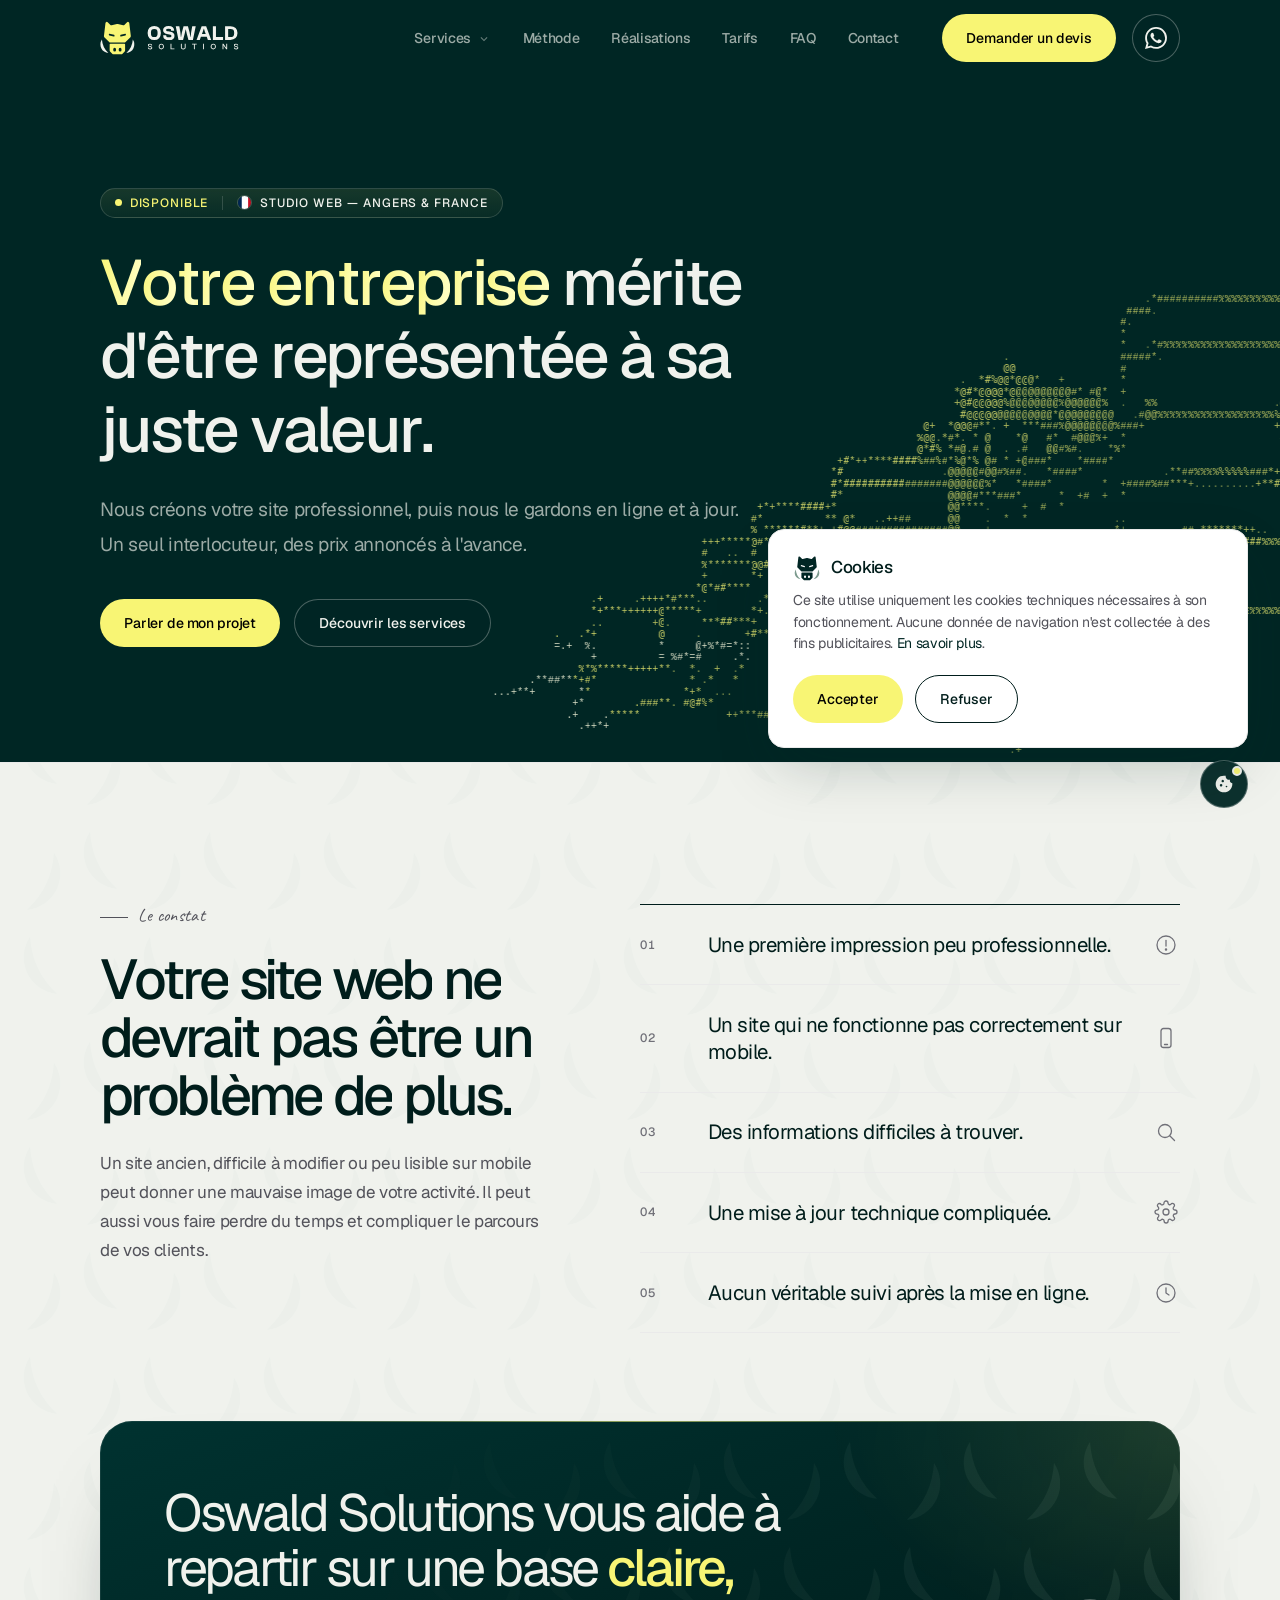
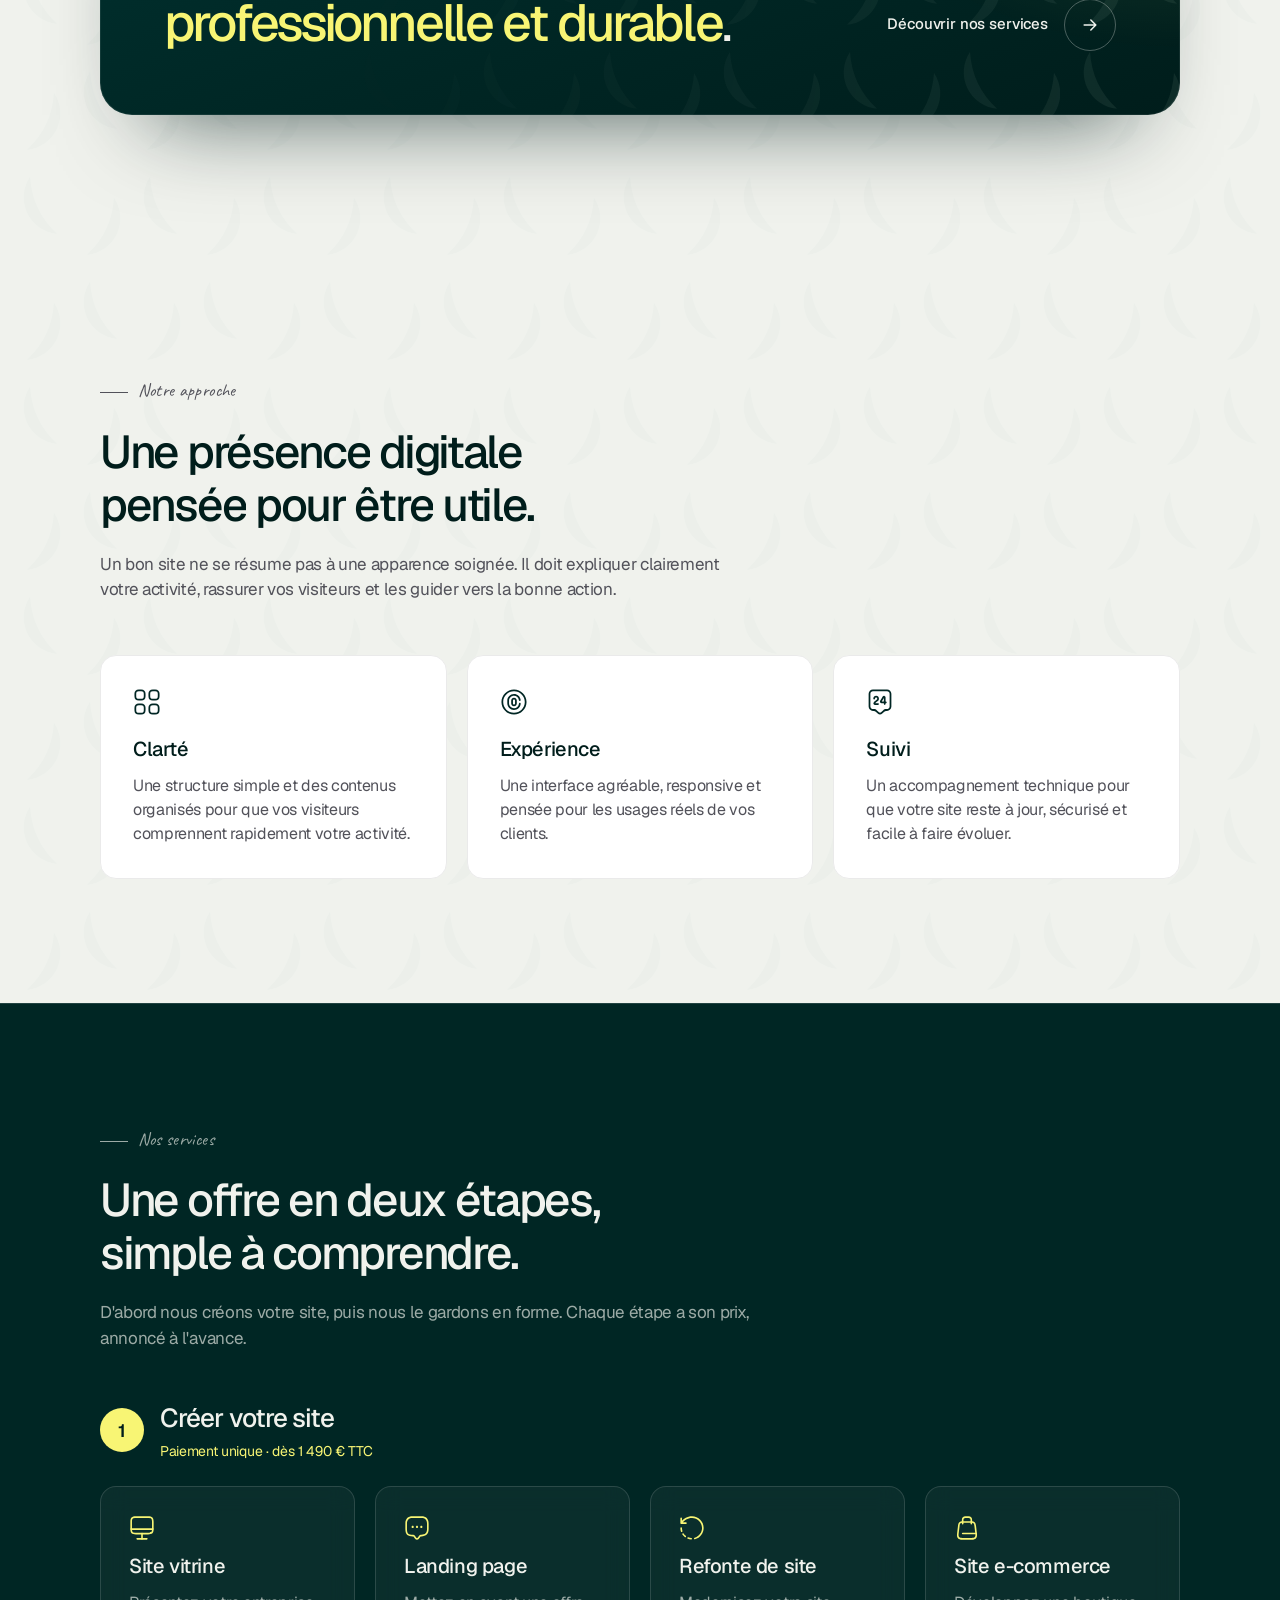
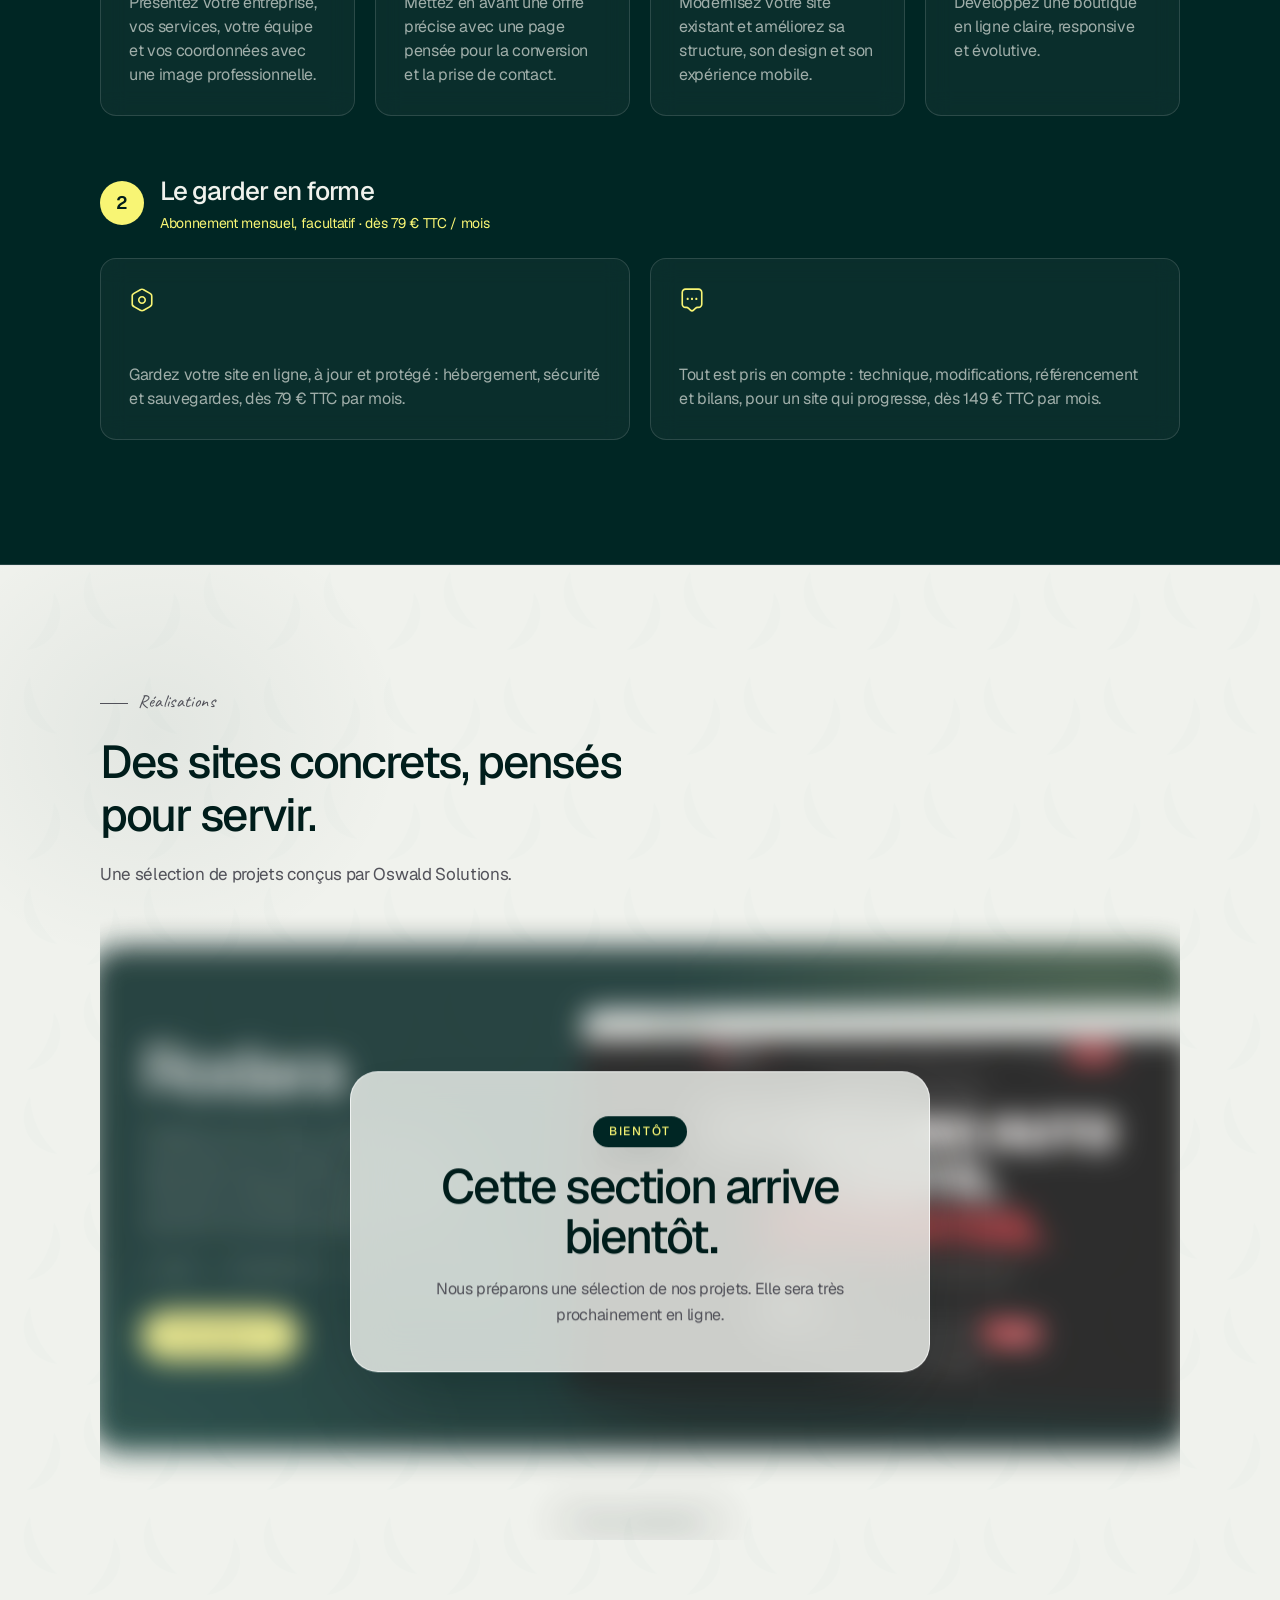
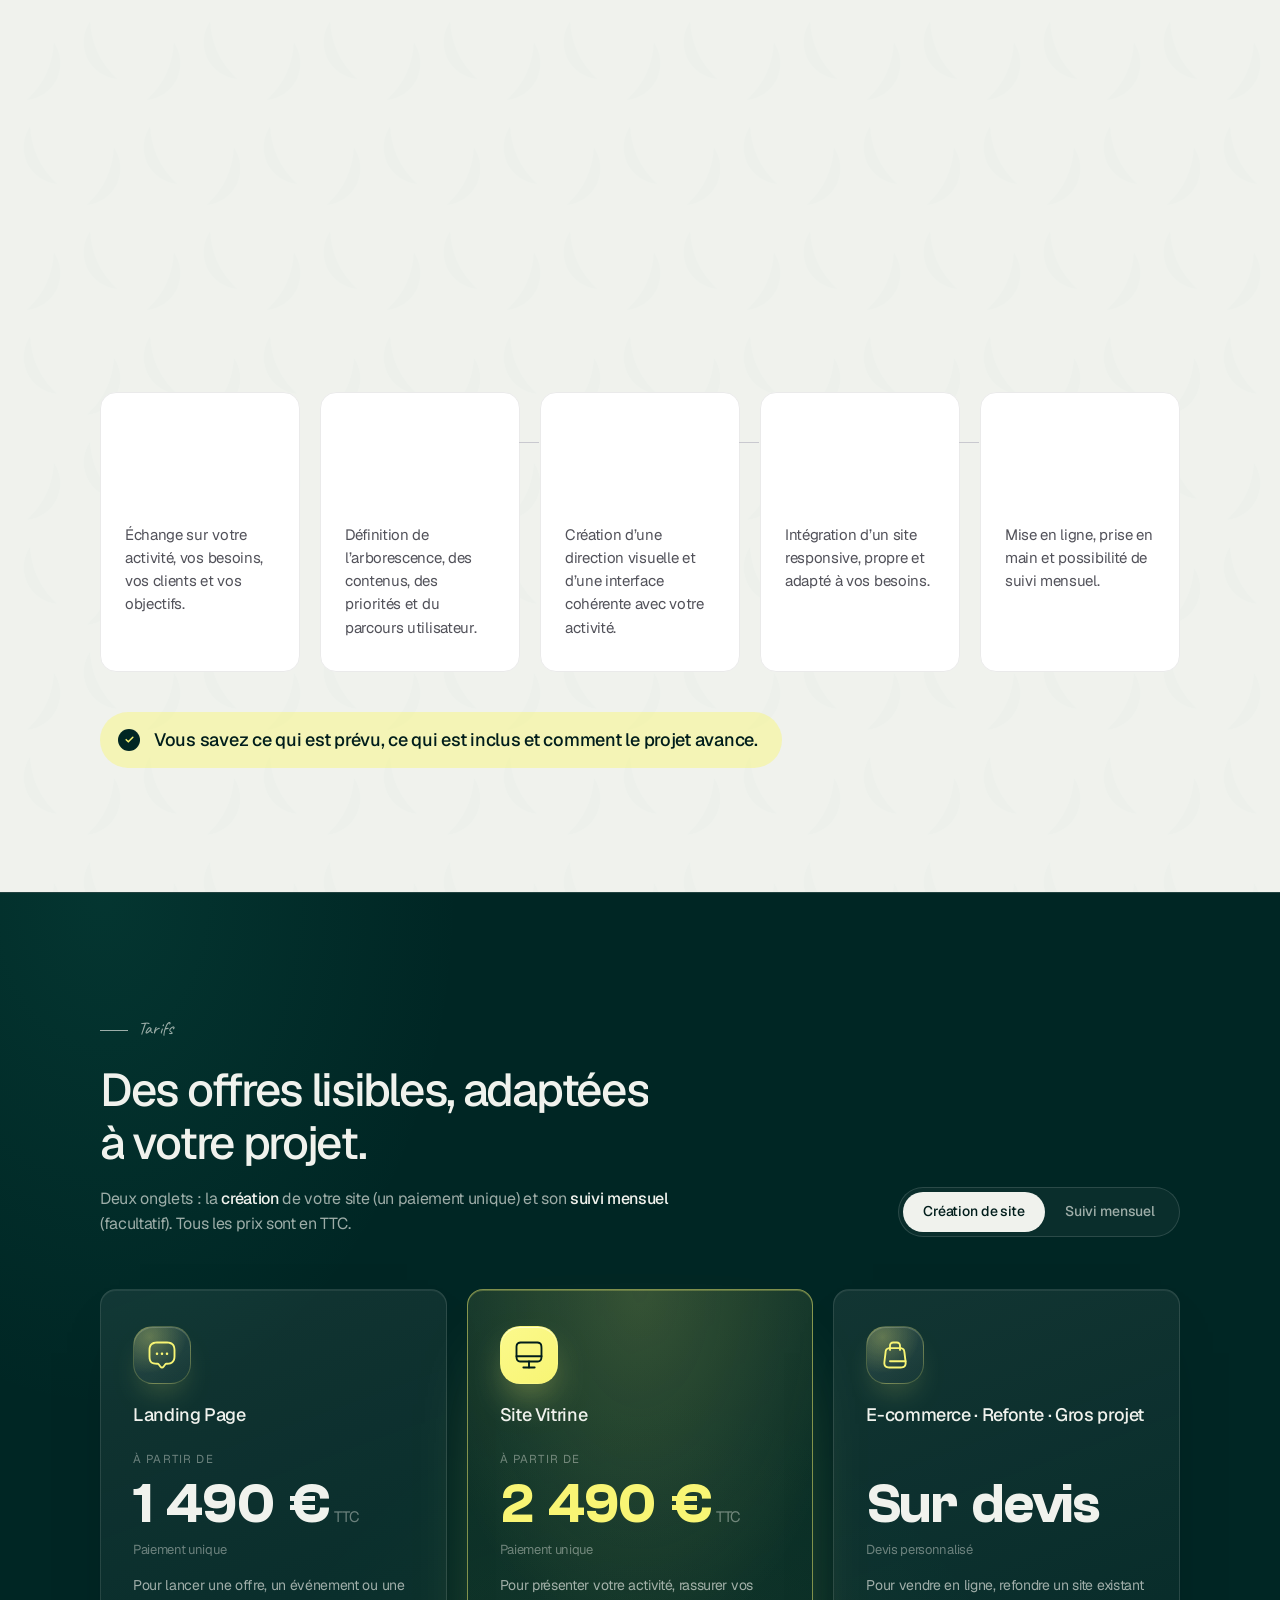
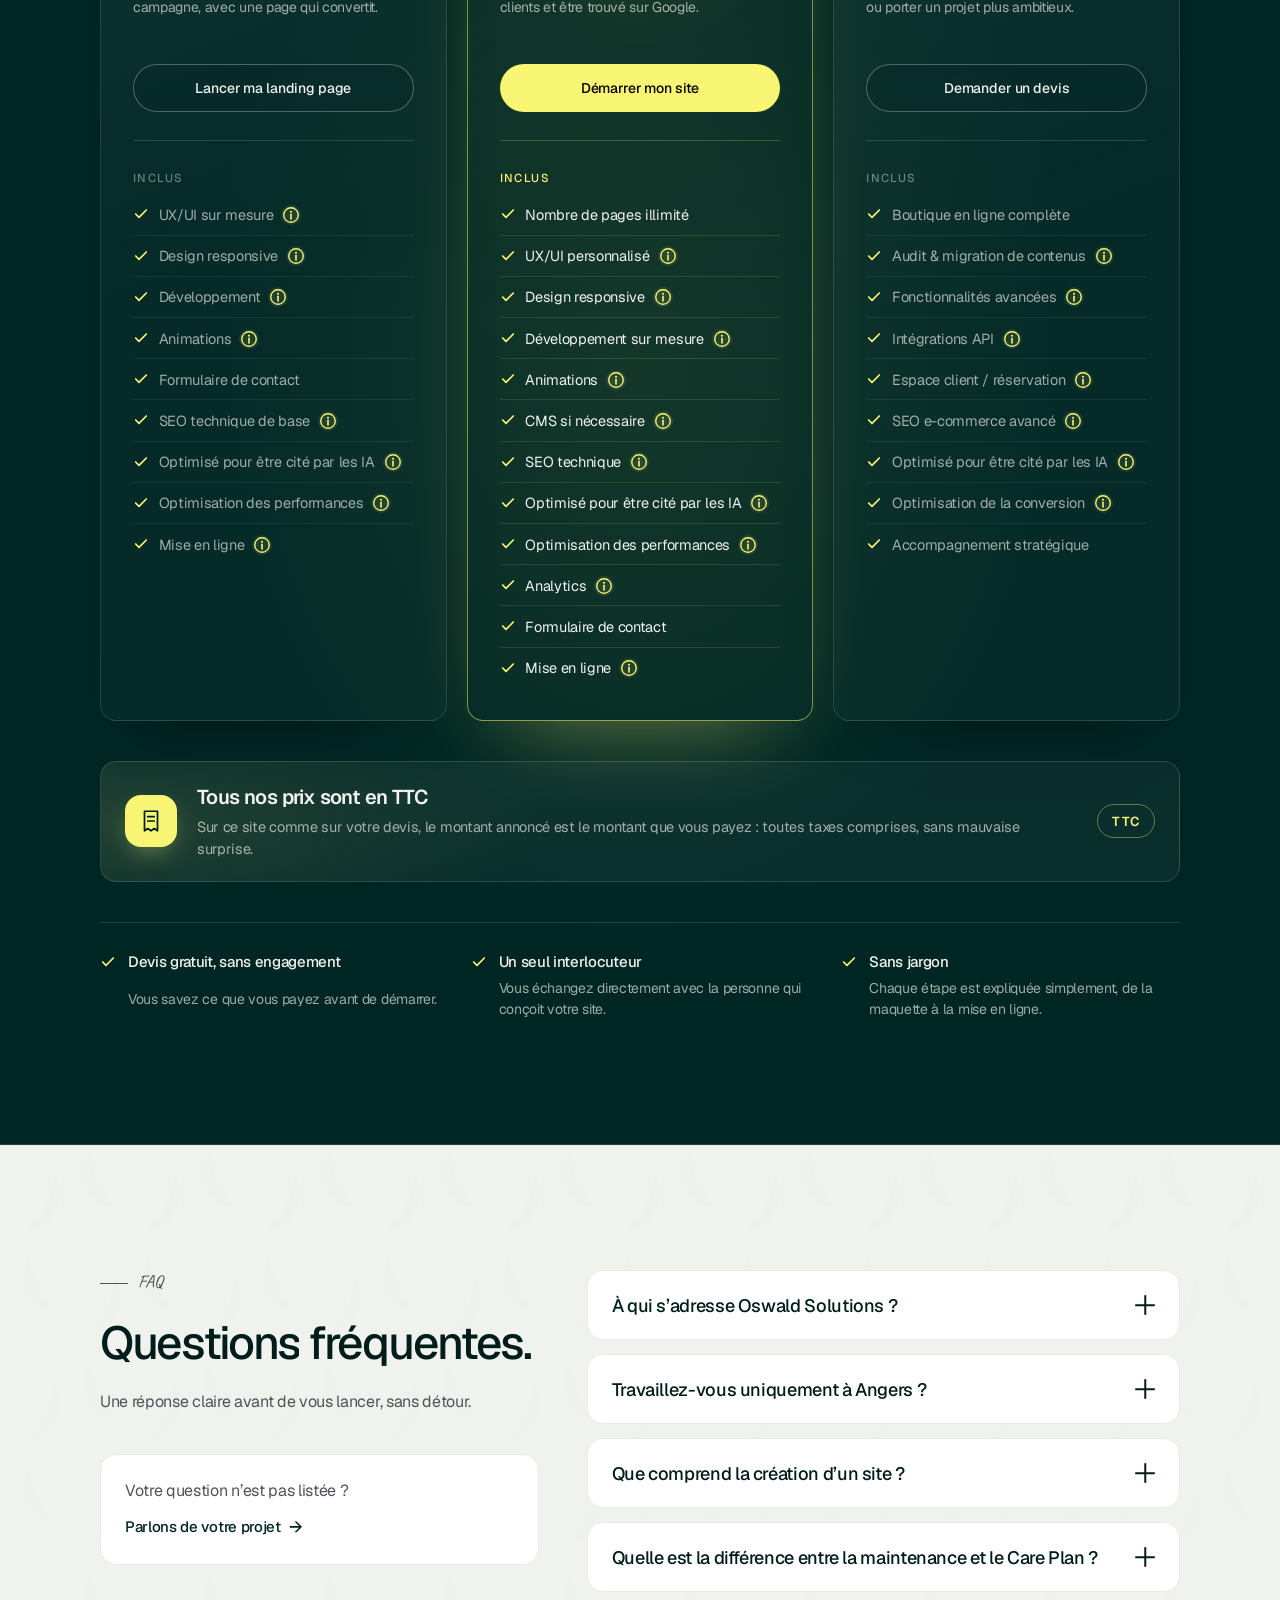
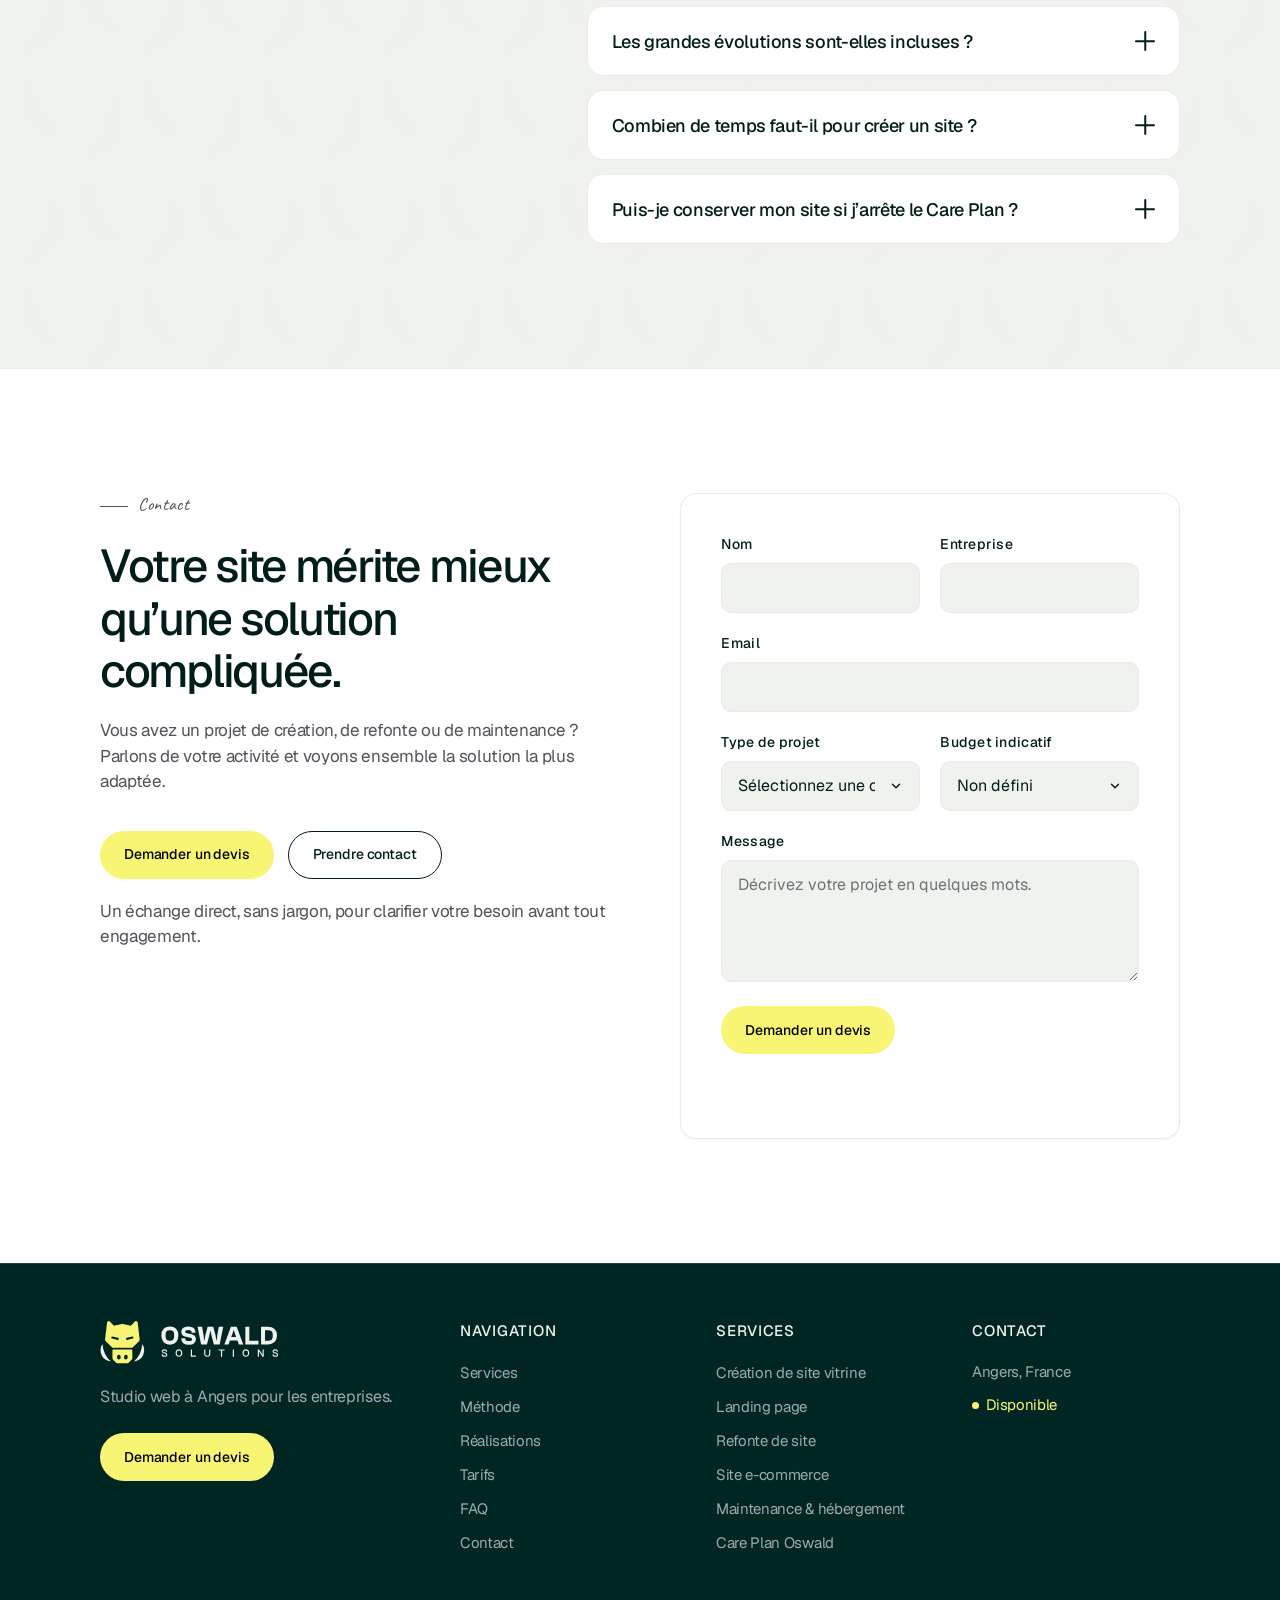
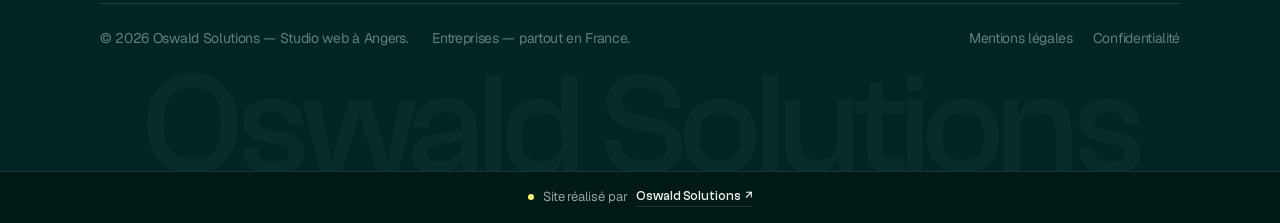
<file: index.html>
<!DOCTYPE html>
<html lang="fr">
<head>
  <meta charset="UTF-8">
  <meta name="viewport" content="width=device-width, initial-scale=1.0">
  <title>Création de site web à Angers — Oswald Solutions</title>
  <meta name="description" content="Oswald Solutions conçoit des sites professionnels pour les entreprises, puis vous accompagne : hébergement, maintenance, modifications.">
  <meta name="google-site-verification" content="wJt8UUyPNhOz_f7P5SQjrt50cd3_6EAxbGYsZwpbIaM">
  <link rel="canonical" href="https://oswaldsolutions.fr/">
  <meta name="robots" content="index,follow,max-image-preview:large,max-snippet:-1">
  <meta name="author" content="Oswald Solutions">
  <meta name="theme-color" content="#002624">
  <link rel="icon" href="/favicon.ico" sizes="48x48">
  <link rel="icon" href="/assets/icons/favicon.svg" type="image/svg+xml">
  <link rel="apple-touch-icon" href="/apple-touch-icon.png">
  <link rel="manifest" href="/site.webmanifest">
  <meta property="og:site_name" content="Oswald Solutions">
  <meta property="og:locale" content="fr_FR">
  <meta property="og:type" content="website">
  <meta property="og:title" content="Création de site web à Angers — Oswald Solutions">
  <meta property="og:description" content="Oswald Solutions conçoit des sites professionnels pour les entreprises, puis vous accompagne : hébergement, maintenance, modifications.">
  <meta property="og:url" content="https://oswaldsolutions.fr/">
  <meta property="og:image" content="https://oswaldsolutions.fr/assets/og/og-image.png">
  <meta property="og:image:type" content="image/png">
  <meta property="og:image:width" content="1200">
  <meta property="og:image:height" content="630">
  <meta property="og:image:alt" content="Oswald Solutions — sites web clairs et bien suivis pour les entreprises">
  <meta name="twitter:card" content="summary_large_image">
  <meta name="twitter:title" content="Création de site web à Angers — Oswald Solutions">
  <meta name="twitter:description" content="Oswald Solutions conçoit des sites professionnels pour les entreprises, puis vous accompagne : hébergement, maintenance, modifications.">
  <meta name="twitter:image" content="https://oswaldsolutions.fr/assets/og/og-image.png">
  <meta name="twitter:image:alt" content="Oswald Solutions — sites web clairs et bien suivis pour les entreprises">
  <link rel="preload" href="/assets/fonts/geist-variable.woff2" as="font" type="font/woff2" crossorigin>
  <link rel="stylesheet" href="assets/css/style.css?v=20277">
  <link rel="stylesheet" href="assets/css/animations.css?v=20261">
  <link rel="stylesheet" href="assets/css/mobilenav.css?v=20260">
  <link rel="stylesheet" href="assets/css/megamenu.css?v=20260">
  <link rel="stylesheet" href="assets/css/pricing.css?v=20266">
  <link rel="stylesheet" href="assets/css/process.css?v=20260">
  <link rel="stylesheet" href="assets/css/projects.css?v=20262">
  <script type="application/ld+json">
{
  "@context": "https://schema.org",
  "@graph": [
    {
      "@type": [
        "ProfessionalService",
        "LocalBusiness"
      ],
      "@id": "https://oswaldsolutions.fr/#organization",
      "name": "Oswald Solutions",
      "url": "https://oswaldsolutions.fr/",
      "description": "Oswald Solutions conçoit des sites professionnels pour les entreprises, puis vous accompagne : hébergement, maintenance, modifications.",
      "telephone": "+33651476435",
      "image": "https://oswaldsolutions.fr/assets/og/og-image.png",
      "logo": "https://oswaldsolutions.fr/assets/icons/icon-512.png",
      "address": {
        "@type": "PostalAddress",
        "addressLocality": "Angers",
        "addressCountry": "FR",
        "addressRegion": "Pays de la Loire"
      },
      "areaServed": [
        {
          "@type": "City",
          "name": "Angers"
        },
        {
          "@type": "Country",
          "name": "France"
        }
      ],
      "knowsAbout": [
        "Création de site web",
        "Refonte de site web",
        "Site e-commerce",
        "Maintenance de site web",
        "Hébergement web"
      ],
      "hasOfferCatalog": {
        "@type": "OfferCatalog",
        "name": "Offres Oswald Solutions",
        "itemListElement": [
          {
            "@type": "Offer",
            "name": "Landing page",
            "url": "https://oswaldsolutions.fr/landing-page.html",
            "priceCurrency": "EUR",
            "priceSpecification": {
              "@type": "PriceSpecification",
              "price": "1490",
              "priceCurrency": "EUR",
              "minPrice": "1490"
            }
          },
          {
            "@type": "Offer",
            "name": "Site vitrine",
            "url": "https://oswaldsolutions.fr/site-vitrine.html",
            "priceCurrency": "EUR",
            "priceSpecification": {
              "@type": "PriceSpecification",
              "price": "2490",
              "priceCurrency": "EUR",
              "minPrice": "2490"
            }
          },
          {
            "@type": "Offer",
            "name": "Maintenance (mensuel)",
            "url": "https://oswaldsolutions.fr/care-plan.html",
            "priceCurrency": "EUR",
            "price": "79"
          },
          {
            "@type": "Offer",
            "name": "Care Plan Growth (mensuel)",
            "url": "https://oswaldsolutions.fr/care-plan.html",
            "priceCurrency": "EUR",
            "price": "149"
          },
          {
            "@type": "Offer",
            "name": "Care Plan Premium (mensuel)",
            "url": "https://oswaldsolutions.fr/care-plan.html",
            "priceCurrency": "EUR",
            "price": "299"
          }
        ]
      },
      "priceRange": "€€",
      "identifier": {
        "@type": "PropertyValue",
        "propertyID": "SIRET",
        "value": "92896359400017"
      },
      "contactPoint": {
        "@type": "ContactPoint",
        "telephone": "+33651476435",
        "contactType": "customer service",
        "availableLanguage": "French",
        "areaServed": "FR"
      }
    },
    {
      "@type": "WebSite",
      "@id": "https://oswaldsolutions.fr/#website",
      "url": "https://oswaldsolutions.fr/",
      "name": "Oswald Solutions",
      "inLanguage": "fr-FR",
      "publisher": {
        "@id": "https://oswaldsolutions.fr/#organization"
      }
    },
    {
      "@type": "FAQPage",
      "mainEntity": [
        {
          "@type": "Question",
          "name": "À qui s’adresse Oswald Solutions ?",
          "acceptedAnswer": {
            "@type": "Answer",
            "text": "Oswald Solutions accompagne les entreprises de toute taille et de tous secteurs (artisans, commerçants, indépendants, professions libérales, services) qui souhaitent améliorer leur présence en ligne."
          }
        },
        {
          "@type": "Question",
          "name": "Travaillez-vous uniquement à Angers ?",
          "acceptedAnswer": {
            "@type": "Answer",
            "text": "L’agence est basée à Angers et accompagne également des entreprises partout en France à distance."
          }
        },
        {
          "@type": "Question",
          "name": "Que comprend la création d’un site ?",
          "acceptedAnswer": {
            "@type": "Answer",
            "text": "Le périmètre dépend du projet, mais il peut comprendre la structure, la conception, le design, l’intégration responsive, la mise en ligne et les réglages essentiels."
          }
        },
        {
          "@type": "Question",
          "name": "Quelle est la différence entre la maintenance et le Care Plan ?",
          "acceptedAnswer": {
            "@type": "Answer",
            "text": "La maintenance (79 € TTC par mois) garde votre site en ligne : hébergement, SSL, sauvegardes, sécurité et mises à jour. Le Care Plan (dès 149 € TTC par mois) comprend tout cela, plus des modifications chaque mois, le référencement, la visibilité dans les IA et des bilans."
          }
        },
        {
          "@type": "Question",
          "name": "Les grandes évolutions sont-elles incluses ?",
          "acceptedAnswer": {
            "@type": "Answer",
            "text": "Les nouvelles pages importantes, les fonctionnalités avancées, les refontes et les évolutions majeures font l’objet d’un devis séparé."
          }
        },
        {
          "@type": "Question",
          "name": "Combien de temps faut-il pour créer un site ?",
          "acceptedAnswer": {
            "@type": "Answer",
            "text": "Le délai dépend du projet et de la disponibilité des contenus. Un calendrier estimatif est défini avant le démarrage."
          }
        },
        {
          "@type": "Question",
          "name": "Puis-je conserver mon site si j’arrête le Care Plan ?",
          "acceptedAnswer": {
            "@type": "Answer",
            "text": "Les conditions de propriété, d’hébergement et de transfert doivent être clairement précisées dans le devis et les conditions contractuelles."
          }
        }
      ]
    }
  ]
}
  </script>
</head>
<body class="home">
  <a class="skip-link" href="#main">Aller au contenu principal</a>

  <header class="site-header" id="site-header">
    <div class="container header__inner">
      <a href="#top" class="logo" aria-label="Oswald Solutions — retour à l'accueil">
        <img class="logo__img" src="/assets/brand/logo-horizontal-fond-sombre.svg?v=2" alt="Oswald Solutions" width="432" height="106">
      </a>

      <nav class="site-nav" id="site-nav" aria-label="Navigation principale">
        <ul class="site-nav__list">
          <li class="has-dropdown">
            <a href="#services" class="nav-link" id="nav-services" aria-haspopup="true" aria-expanded="false" aria-controls="services-dropdown">
              Services
              <svg class="nav-link__chevron" xmlns="http://www.w3.org/2000/svg" viewBox="0 0 24 24" fill="currentColor" aria-hidden="true">
<path d="M7.41 8.59L12 13.17l4.59-4.58L18 10l-6 6-6-6 1.41-1.41z"/>
</svg>
            </a>
            <div class="dropdown" id="services-dropdown">
              <div class="dropdown__grid">
                <a class="dropdown__item" href="site-vitrine.html">
                  <span class="dropdown__icon"><svg class="current-color" viewBox="0 0 24 24" fill="none" xmlns="http://www.w3.org/2000/svg">

<path d="M17.56 17.97H6.44C2.46 17.97 1.25 16.76 1.25 12.78V6.44C1.25 2.46 2.46 1.25 6.44 1.25H17.55C21.53 1.25 22.74 2.46 22.74 6.44V12.77C22.75 16.76 21.54 17.97 17.56 17.97ZM6.44 2.75C3.3 2.75 2.75 3.3 2.75 6.44V12.77C2.75 15.91 3.3 16.46 6.44 16.46H17.55C20.69 16.46 21.24 15.91 21.24 12.77V6.44C21.24 3.3 20.69 2.75 17.55 2.75H6.44Z" fill="currentColor"/>
<path d="M12 22.75C11.59 22.75 11.25 22.41 11.25 22V17.22C11.25 16.81 11.59 16.47 12 16.47C12.41 16.47 12.75 16.81 12.75 17.22V22C12.75 22.41 12.41 22.75 12 22.75Z" fill="currentColor"/>
<path d="M22 13.75H2C1.59 13.75 1.25 13.41 1.25 13C1.25 12.59 1.59 12.25 2 12.25H22C22.41 12.25 22.75 12.59 22.75 13C22.75 13.41 22.41 13.75 22 13.75Z" fill="currentColor"/>
<path d="M16.5 22.75H7.5C7.09 22.75 6.75 22.41 6.75 22C6.75 21.59 7.09 21.25 7.5 21.25H16.5C16.91 21.25 17.25 21.59 17.25 22C17.25 22.41 16.91 22.75 16.5 22.75Z" fill="currentColor"/>

</svg></span>
                  <span class="dropdown__copy">
                    <strong>Site vitrine</strong>
                    <span>Une présence professionnelle pour votre entreprise.</span>
                  </span>
                </a>
                <a class="dropdown__item" href="landing-page.html">
                  <span class="dropdown__icon"><svg class="current-color" viewBox="0 0 24 24" fill="none" xmlns="http://www.w3.org/2000/svg">

<path d="M12 22.81C11.31 22.81 10.66 22.46 10.2 21.85L8.7 19.85C8.67 19.81 8.55 19.76 8.5 19.75H8C3.83 19.75 1.25 18.62 1.25 13V8C1.25 3.58 3.58 1.25 8 1.25H16C20.42 1.25 22.75 3.58 22.75 8V13C22.75 17.42 20.42 19.75 16 19.75H15.5C15.42 19.75 15.35 19.79 15.3 19.85L13.8 21.85C13.34 22.46 12.69 22.81 12 22.81ZM8 2.75C4.42 2.75 2.75 4.42 2.75 8V13C2.75 17.52 4.3 18.25 8 18.25H8.5C9.01 18.25 9.59 18.54 9.9 18.95L11.4 20.95C11.75 21.41 12.25 21.41 12.6 20.95L14.1 18.95C14.43 18.51 14.95 18.25 15.5 18.25H16C19.58 18.25 21.25 16.58 21.25 13V8C21.25 4.42 19.58 2.75 16 2.75H8Z" fill="currentColor"/>
<path d="M12 12C11.44 12 11 11.55 11 11C11 10.45 11.45 10 12 10C12.55 10 13 10.45 13 11C13 11.55 12.56 12 12 12Z" fill="currentColor"/>
<path d="M16 12C15.44 12 15 11.55 15 11C15 10.45 15.45 10 16 10C16.55 10 17 10.45 17 11C17 11.55 16.56 12 16 12Z" fill="currentColor"/>
<path d="M8 12C7.44 12 7 11.55 7 11C7 10.45 7.45 10 8 10C8.55 10 9 10.45 9 11C9 11.55 8.56 12 8 12Z" fill="currentColor"/>

</svg></span>
                  <span class="dropdown__copy">
                    <strong>Landing page</strong>
                    <span>Une page pensée pour convertir vos visiteurs.</span>
                  </span>
                </a>
                <a class="dropdown__item" href="refonte-site.html">
                  <span class="dropdown__icon"><svg class="current-color" viewBox="0 0 24 24" fill="none" xmlns="http://www.w3.org/2000/svg">

<path d="M14.55 22.42C14.22 22.42 13.91 22.2 13.82 21.86C13.71 21.46 13.95 21.05 14.36 20.94C18.42 19.87 21.25 16.19 21.25 11.99C21.25 6.89 17.1 2.74 12 2.74C7.67 2.74 4.83 5.27 3.5 6.8H6.44C6.85 6.8 7.19 7.14 7.19 7.55C7.19 7.96 6.86 8.31 6.44 8.31H2.01C1.96 8.31 1.87 8.3 1.8 8.28C1.71 8.25 1.63 8.21 1.56 8.16C1.47 8.1 1.4 8.02 1.35 7.93C1.3 7.84 1.26 7.73 1.25 7.62C1.25 7.59 1.25 7.57 1.25 7.54V3C1.25 2.59 1.59 2.25 2 2.25C2.41 2.25 2.75 2.59 2.75 3V5.39C4.38 3.64 7.45 1.25 12 1.25C17.93 1.25 22.75 6.07 22.75 12C22.75 16.88 19.46 21.16 14.74 22.4C14.68 22.41 14.61 22.42 14.55 22.42Z" fill="currentColor"/>
<path d="M11.29 22.73C11.27 22.73 11.25 22.72 11.24 22.72C10.16 22.65 9.1 22.41 8.1 22.02C7.81 21.91 7.61 21.62 7.62 21.31C7.62 21.22 7.64 21.13 7.67 21.05C7.82 20.67 8.27 20.48 8.64 20.62C9.51 20.96 10.42 21.16 11.34 21.23C11.73 21.25 12.04 21.59 12.04 21.99L12.03 22.03C12.01 22.42 11.68 22.73 11.29 22.73ZM5.78 20.58C5.61 20.58 5.45 20.52 5.31 20.42C4.47 19.74 3.73 18.95 3.13 18.07C3.04 17.94 2.99 17.8 2.99 17.65C2.99 17.4 3.11 17.17 3.32 17.03C3.65 16.8 4.13 16.89 4.36 17.21C4.36 17.22 4.36 17.22 4.36 17.22C4.37 17.23 4.38 17.25 4.39 17.26C4.91 18.01 5.54 18.68 6.25 19.24C6.42 19.38 6.53 19.59 6.53 19.82C6.53 19.99 6.48 20.16 6.37 20.3C6.22 20.48 6.01 20.58 5.78 20.58ZM2.44 15.7C2.11 15.7 1.82 15.49 1.73 15.18C1.41 14.15 1.25 13.08 1.25 12V11.99C1.26 11.58 1.59 11.25 2 11.25C2.41 11.25 2.75 11.59 2.75 12C2.75 12.94 2.89 13.86 3.16 14.73C3.18 14.81 3.19 14.88 3.19 14.96C3.19 15.28 2.98 15.57 2.66 15.67C2.59 15.69 2.52 15.7 2.44 15.7Z" fill="currentColor"/>

</svg></span>
                  <span class="dropdown__copy">
                    <strong>Refonte de site</strong>
                    <span>Modernisez votre site existant.</span>
                  </span>
                </a>
                <a class="dropdown__item" href="site-e-commerce.html">
                  <span class="dropdown__icon"><svg class="current-color" viewBox="0 0 24 24" fill="none" xmlns="http://www.w3.org/2000/svg">

<path d="M16.4904 22.75H7.50042C5.78042 22.75 4.49043 22.29 3.69043 21.38C2.89043 20.47 2.58042 19.15 2.79042 17.44L3.69043 9.94C3.95043 7.73 4.51043 5.75 8.41043 5.75H15.6104C19.5004 5.75 20.0604 7.73 20.3304 9.94L21.2304 17.44C21.4304 19.15 21.1304 20.48 20.3304 21.38C19.5004 22.29 18.2204 22.75 16.4904 22.75ZM8.40042 7.25C5.52042 7.25 5.38042 8.38999 5.17042 10.11L4.27043 17.61C4.12043 18.88 4.30042 19.81 4.81042 20.38C5.32042 20.95 6.22042 21.24 7.50042 21.24H16.4904C17.7704 21.24 18.6704 20.95 19.1804 20.38C19.6904 19.81 19.8704 18.88 19.7204 17.61L18.8204 10.11C18.6104 8.37999 18.4804 7.25 15.5904 7.25H8.40042Z" fill="currentColor"/>
<path d="M16 8.75C15.59 8.75 15.25 8.41 15.25 8V4.5C15.25 3.42 14.58 2.75 13.5 2.75H10.5C9.42 2.75 8.75 3.42 8.75 4.5V8C8.75 8.41 8.41 8.75 8 8.75C7.59 8.75 7.25 8.41 7.25 8V4.5C7.25 2.59 8.59 1.25 10.5 1.25H13.5C15.41 1.25 16.75 2.59 16.75 4.5V8C16.75 8.41 16.41 8.75 16 8.75Z" fill="currentColor"/>
<path d="M20.41 17.78H8C7.59 17.78 7.25 17.44 7.25 17.03C7.25 16.62 7.59 16.28 8 16.28H20.41C20.82 16.28 21.16 16.62 21.16 17.03C21.16 17.44 20.82 17.78 20.41 17.78Z" fill="currentColor"/>

</svg></span>
                  <span class="dropdown__copy">
                    <strong>Site e-commerce</strong>
                    <span>Une boutique en ligne claire et évolutive.</span>
                  </span>
                </a>
                <a class="dropdown__item" href="maintenance.html">
                  <span class="dropdown__icon"><svg class="current-color" viewBox="0 0 24 24" fill="none" xmlns="http://www.w3.org/2000/svg">

<path d="M12.0002 22.6298C11.3302 22.6298 10.6502 22.4798 10.1202 22.1698L4.62023 18.9998C2.38023 17.4898 2.24023 17.2598 2.24023 14.8898V9.1098C2.24023 6.7398 2.37023 6.5098 4.57023 5.0198L10.1102 1.8198C11.1602 1.2098 12.8102 1.2098 13.8602 1.8198L19.3802 4.9998C21.6202 6.5098 21.7602 6.7398 21.7602 9.1098V14.8798C21.7602 17.2498 21.6302 17.4798 19.4302 18.9698L13.8902 22.1698C13.3502 22.4798 12.6702 22.6298 12.0002 22.6298ZM12.0002 2.8698C11.5802 2.8698 11.1702 2.9498 10.8802 3.1198L5.38023 6.2998C3.75023 7.3998 3.75023 7.3998 3.75023 9.1098V14.8798C3.75023 16.5898 3.75023 16.5898 5.42023 17.7198L10.8802 20.8698C11.4702 21.2098 12.5402 21.2098 13.1302 20.8698L18.6302 17.6898C20.2502 16.5898 20.2502 16.5898 20.2502 14.8798V9.1098C20.2502 7.3998 20.2502 7.3998 18.5802 6.2698L13.1202 3.1198C12.8302 2.9498 12.4202 2.8698 12.0002 2.8698Z" fill="currentColor"/>
<path d="M12 15.75C9.93 15.75 8.25 14.07 8.25 12C8.25 9.93 9.93 8.25 12 8.25C14.07 8.25 15.75 9.93 15.75 12C15.75 14.07 14.07 15.75 12 15.75ZM12 9.75C10.76 9.75 9.75 10.76 9.75 12C9.75 13.24 10.76 14.25 12 14.25C13.24 14.25 14.25 13.24 14.25 12C14.25 10.76 13.24 9.75 12 9.75Z" fill="currentColor"/>

</svg></span>
                  <span class="dropdown__copy">
                    <strong>Maintenance</strong>
                    <span>Hébergement, sécurité et sauvegardes, dès 79 € TTC/mois.</span>
                  </span>
                </a>
                <a class="dropdown__item" href="care-plan.html">
                  <span class="dropdown__icon"><svg class="current-color" viewBox="0 0 24 24" fill="none" xmlns="http://www.w3.org/2000/svg">

<path d="M12 22.75C11.3 22.75 10.59 22.48 10.06 21.95L8.35001 20.26C7.92001 19.84 7.35999 19.61 6.75999 19.61H6C3.93 19.61 2.25 17.94 2.25 15.89V4.97998C2.25 2.92998 3.93 1.26001 6 1.26001H18C20.07 1.26001 21.75 2.92998 21.75 4.97998V15.89C21.75 17.94 20.07 19.61 18 19.61H17.24C16.64 19.61 16.07 19.84 15.65 20.26L13.94 21.95C13.41 22.48 12.7 22.75 12 22.75ZM6 2.75C4.76 2.75 3.75 3.74997 3.75 4.96997V15.88C3.75 17.11 4.76 18.1 6 18.1H6.75999C7.75999 18.1 8.7 18.4899 9.41 19.1899L11.12 20.88C11.61 21.36 12.4 21.36 12.89 20.88L14.6 19.1899C15.31 18.4899 16.25 18.1 17.25 18.1H18C19.24 18.1 20.25 17.1 20.25 15.88V4.96997C20.25 3.73997 19.24 2.75 18 2.75H6Z" fill="currentColor"/>
<path d="M12 12C11.44 12 11 11.55 11 11C11 10.45 11.45 10 12 10C12.55 10 13 10.45 13 11C13 11.55 12.56 12 12 12Z" fill="currentColor"/>
<path d="M16 12C15.44 12 15 11.55 15 11C15 10.45 15.45 10 16 10C16.55 10 17 10.45 17 11C17 11.55 16.56 12 16 12Z" fill="currentColor"/>
<path d="M8 12C7.44 12 7 11.55 7 11C7 10.45 7.45 10 8 10C8.55 10 9 10.45 9 11C9 11.55 8.56 12 8 12Z" fill="currentColor"/>

</svg></span>
                  <span class="dropdown__copy">
                    <strong>Care Plan Oswald</strong>
                    <span>Tout pris en charge : technique, modifications et référencement.</span>
                  </span>
                </a>
              </div>
              <a class="dropdown__footer-link" href="#services">
                Voir tous les services
                <span class="dropdown__arrow" aria-hidden="true">→</span>
              </a>
            </div>
          </li>
          <li><a href="#methode">Méthode</a></li>
          <li><a href="realisations.html">Réalisations</a></li>
          <li><a href="#tarifs">Tarifs</a></li>
          <li><a href="#faq">FAQ</a></li>
          <li><a href="#contact">Contact</a></li>
        </ul>
        <a class="btn btn--primary site-nav__cta" href="#contact"><span class="btn__label"><span class="btn__text">Demander un devis</span><span class="btn__text btn__text--dupe" aria-hidden="true">Demander un devis</span></span></a>
      </nav>

      <div class="header__actions">
        <div class="whatsapp-wrap">
        <a class="btn btn--outline btn--round" href="https://wa.me/33651476435" target="_blank" rel="noopener" aria-label="Discuter sur WhatsApp au 06 51 47 64 35">
          <svg xmlns="http://www.w3.org/2000/svg" viewBox="0 0 24 24" fill="currentColor" aria-hidden="true">
            <path d="M17.472 14.382c-.297-.149-1.758-.867-2.03-.967-.273-.099-.471-.148-.67.15-.197.297-.767.966-.94 1.164-.173.199-.347.223-.644.075-.297-.15-1.255-.463-2.39-1.475-.883-.788-1.48-1.761-1.653-2.059-.173-.297-.018-.458.13-.606.134-.133.298-.347.446-.52.149-.174.198-.298.298-.497.099-.198.05-.371-.025-.52-.075-.149-.669-1.612-.916-2.207-.242-.579-.487-.5-.669-.51-.173-.008-.371-.01-.57-.01-.198 0-.52.074-.792.372-.272.297-1.04 1.016-1.04 2.479 0 1.462 1.065 2.875 1.213 3.074.149.198 2.096 3.2 5.077 4.487.709.306 1.262.489 1.694.625.712.227 1.36.195 1.871.118.571-.085 1.758-.719 2.006-1.413.248-.694.248-1.289.173-1.413-.074-.124-.272-.198-.57-.347m-5.421 7.403h-.004a9.87 9.87 0 0 1-5.031-1.378l-.361-.214-3.741.982.998-3.648-.235-.374a9.86 9.86 0 0 1-1.51-5.26c.001-5.45 4.436-9.884 9.888-9.884 2.64 0 5.122 1.03 6.988 2.898a9.825 9.825 0 0 1 2.893 6.994c-.003 5.45-4.437 9.884-9.885 9.884m8.413-18.297A11.815 11.815 0 0 0 12.05 0C5.495 0 .16 5.335.157 11.892c0 2.096.547 4.142 1.588 5.945L.057 24l6.305-1.654a11.882 11.882 0 0 0 5.683 1.448h.005c6.554 0 11.89-5.335 11.893-11.893a11.821 11.821 0 0 0-3.48-8.413z"/>
          </svg>
        </a>
        <span class="whatsapp-tip" role="tooltip" aria-hidden="true">Prendre contact simplement</span>
      </div>

        <button class="nav-toggle" id="nav-toggle" type="button" aria-expanded="false" aria-controls="site-nav" aria-label="Ouvrir le menu">
        <span class="nav-toggle__line" aria-hidden="true"></span>
        <span class="nav-toggle__line" aria-hidden="true"></span>
        </button>
      </div>
    </div>
  </header>

  <main id="main">
    <section class="hero" id="top">
      <div class="container hero__inner">
        <div class="hero__content">
          <p class="label hero__label"><span class="status"><span class="status__dot" aria-hidden="true"></span><span class="status__label">Disponible</span></span><span class="hero__label-text"><img src="assets/fr-flag.webp" alt="" class="fr-flag" aria-hidden="true" width="15" height="15">Studio web — Angers &amp; France</span></p>
          <h1 class="hero__title" id="hero-title">Votre entreprise mérite d'être représentée <span class="accent">à&nbsp;sa&nbsp;juste&nbsp;valeur</span>.</h1>
          <p class="hero__lede"><span>Nous créons votre site professionnel, puis nous le gardons en ligne et&nbsp;à&nbsp;jour.</span> <span>Un&nbsp;seul interlocuteur, des&nbsp;prix annoncés à&nbsp;l'avance.</span></p>
          <div class="hero__actions">
            <a class="btn btn--primary" href="#contact"><span class="btn__label"><span class="btn__text">Parler de mon projet</span><span class="btn__text btn__text--dupe" aria-hidden="true">Parler de mon projet</span></span></a>
            <a class="btn btn--outline" href="#services"><span class="btn__label"><span class="btn__text">Découvrir les services</span><span class="btn__text btn__text--dupe" aria-hidden="true">Découvrir les services</span></span></a>
          </div>
        </div>
      </div>
      <div class="hero__visual" aria-hidden="true">
        <canvas class="hero__chateau" width="1672" height="941" aria-hidden="true"></canvas>
        <noscript><img src="assets/svg/chateau-angers.svg" alt="" class="hero__chateau" width="1672" height="941"></noscript>
      </div>
    </section>

    <section class="section problem problem--home" id="probleme" aria-labelledby="probleme-title">
      <div class="container problem__layout">
        <div class="problem__intro">
          <p class="label">Le constat</p>
          <h2 class="section__title" id="probleme-title">Votre site web ne devrait pas être un problème de plus.</h2>
          <p class="section__lede">Un site ancien, difficile à modifier ou peu lisible sur mobile peut donner une mauvaise image de votre activité. Il peut aussi vous faire perdre du temps et compliquer le parcours de vos clients.</p>
        </div>
        <ul class="problem__list">
          <li><span class="problem__icon" aria-hidden="true"><svg viewBox="0 0 24 24" fill="none" stroke="currentColor" stroke-width="1.6" stroke-linecap="round" stroke-linejoin="round"><circle cx="12" cy="12" r="9"/><path d="M12 7.5v5.5"/><circle cx="12" cy="16.6" r=".6" fill="currentColor"/></svg></span><span class="problem__num" aria-hidden="true">01</span><span class="problem__text">Une première impression peu professionnelle.</span></li>
          <li><span class="problem__icon" aria-hidden="true"><svg viewBox="0 0 24 24" fill="none" stroke="currentColor" stroke-width="1.6" stroke-linecap="round" stroke-linejoin="round"><rect x="7" y="2.5" width="10" height="19" rx="2.5"/><path d="M10.5 18.5h3"/></svg></span><span class="problem__num" aria-hidden="true">02</span><span class="problem__text">Un site qui ne fonctionne pas correctement sur mobile.</span></li>
          <li><span class="problem__icon" aria-hidden="true"><svg viewBox="0 0 24 24" fill="none" stroke="currentColor" stroke-width="1.6" stroke-linecap="round" stroke-linejoin="round"><circle cx="11" cy="11" r="6.5"/><path d="M16 16l4.5 4.5"/></svg></span><span class="problem__num" aria-hidden="true">03</span><span class="problem__text">Des informations difficiles à trouver.</span></li>
          <li><span class="problem__icon" aria-hidden="true"><svg viewBox="0 0 24 24" fill="none" stroke="currentColor" stroke-width="1.6" stroke-linecap="round" stroke-linejoin="round"><circle cx="12" cy="12" r="3"/><path d="M19.4 15a1.7 1.7 0 0 0 .3 1.8l.1.1a2 2 0 1 1-2.8 2.8l-.1-.1a1.7 1.7 0 0 0-1.8-.3 1.7 1.7 0 0 0-1 1.5V21a2 2 0 1 1-4 0v-.1a1.7 1.7 0 0 0-1.1-1.5 1.7 1.7 0 0 0-1.8.3l-.1.1a2 2 0 1 1-2.8-2.8l.1-.1a1.7 1.7 0 0 0 .3-1.8 1.7 1.7 0 0 0-1.5-1H3a2 2 0 1 1 0-4h.1a1.7 1.7 0 0 0 1.5-1.1 1.7 1.7 0 0 0-.3-1.8l-.1-.1a2 2 0 1 1 2.8-2.8l.1.1a1.7 1.7 0 0 0 1.8.3H9a1.7 1.7 0 0 0 1-1.5V3a2 2 0 1 1 4 0v.1a1.7 1.7 0 0 0 1 1.5 1.7 1.7 0 0 0 1.8-.3l.1-.1a2 2 0 1 1 2.8 2.8l-.1.1a1.7 1.7 0 0 0-.3 1.8V9a1.7 1.7 0 0 0 1.5 1H21a2 2 0 1 1 0 4h-.1a1.7 1.7 0 0 0-1.5 1z"/></svg></span><span class="problem__num" aria-hidden="true">04</span><span class="problem__text">Une mise à jour technique compliquée.</span></li>
          <li><span class="problem__icon" aria-hidden="true"><svg viewBox="0 0 24 24" fill="none" stroke="currentColor" stroke-width="1.6" stroke-linecap="round" stroke-linejoin="round"><circle cx="12" cy="12" r="9"/><path d="M12 7v5l3 2"/></svg></span><span class="problem__num" aria-hidden="true">05</span><span class="problem__text">Aucun véritable suivi après la mise en ligne.</span></li>
        </ul>
      </div>
      <div class="container">
        <div class="problem__solution">
          <p class="problem__outro">Oswald Solutions vous aide à repartir sur une base <span class="accent">claire, professionnelle et durable</span>.</p>
          <a class="problem__cta" href="#services">
            <span>Découvrir nos services</span>
            <span class="problem__cta-arrow" aria-hidden="true"><svg viewBox="0 0 24 24" fill="none" stroke="currentColor" stroke-width="1.8" stroke-linecap="round" stroke-linejoin="round"><path d="M5 12h14M13 6l6 6-6 6"/></svg></span>
          </a>
        </div>
      </div>
    </section>

    <section class="section value" id="valeur" aria-labelledby="valeur-title">
      <div class="container value__inner">
        <div class="value__content">
          <p class="label">Notre approche</p>
          <h2 class="section__title" id="valeur-title">Une présence digitale pensée pour être utile.</h2>
          <p class="section__lede">Un bon site ne se résume pas à une apparence soignée. Il doit expliquer clairement votre activité, rassurer vos visiteurs et les guider vers la bonne action.</p>
        </div>
        <div class="value__grid">
          <article class="value__card">
            <svg class="icon current-color" viewBox="0 0 24 24" fill="none" xmlns="http://www.w3.org/2000/svg">

<path d="M7 10.75H5C2.58 10.75 1.25 9.42 1.25 7V5C1.25 2.58 2.58 1.25 5 1.25H7C9.42 1.25 10.75 2.58 10.75 5V7C10.75 9.42 9.42 10.75 7 10.75ZM5 2.75C3.42 2.75 2.75 3.42 2.75 5V7C2.75 8.58 3.42 9.25 5 9.25H7C8.58 9.25 9.25 8.58 9.25 7V5C9.25 3.42 8.58 2.75 7 2.75H5Z" fill="currentColor"/>
<path d="M19 10.75H17C14.58 10.75 13.25 9.42 13.25 7V5C13.25 2.58 14.58 1.25 17 1.25H19C21.42 1.25 22.75 2.58 22.75 5V7C22.75 9.42 21.42 10.75 19 10.75ZM17 2.75C15.42 2.75 14.75 3.42 14.75 5V7C14.75 8.58 15.42 9.25 17 9.25H19C20.58 9.25 21.25 8.58 21.25 7V5C21.25 3.42 20.58 2.75 19 2.75H17Z" fill="currentColor"/>
<path d="M19 22.75H17C14.58 22.75 13.25 21.42 13.25 19V17C13.25 14.58 14.58 13.25 17 13.25H19C21.42 13.25 22.75 14.58 22.75 17V19C22.75 21.42 21.42 22.75 19 22.75ZM17 14.75C15.42 14.75 14.75 15.42 14.75 17V19C14.75 20.58 15.42 21.25 17 21.25H19C20.58 21.25 21.25 20.58 21.25 19V17C21.25 15.42 20.58 14.75 19 14.75H17Z" fill="currentColor"/>
<path d="M7 22.75H5C2.58 22.75 1.25 21.42 1.25 19V17C1.25 14.58 2.58 13.25 5 13.25H7C9.42 13.25 10.75 14.58 10.75 17V19C10.75 21.42 9.42 22.75 7 22.75ZM5 14.75C3.42 14.75 2.75 15.42 2.75 17V19C2.75 20.58 3.42 21.25 5 21.25H7C8.58 21.25 9.25 20.58 9.25 19V17C9.25 15.42 8.58 14.75 7 14.75H5Z" fill="currentColor"/>

</svg>
            <h3>Clarté</h3>
            <p>Une structure simple et des contenus organisés pour que vos visiteurs comprennent rapidement votre activité.</p>
          </article>
          <article class="value__card">
            <svg class="icon current-color" viewBox="0 0 24 24" fill="none" xmlns="http://www.w3.org/2000/svg">

<path d="M12 22.75C6.07 22.75 1.25 17.93 1.25 12C1.25 6.07 6.07 1.25 12 1.25C17.93 1.25 22.75 6.07 22.75 12C22.75 17.93 17.93 22.75 12 22.75ZM12 2.75C6.9 2.75 2.75 6.9 2.75 12C2.75 17.1 6.9 21.25 12 21.25C17.1 21.25 21.25 17.1 21.25 12C21.25 6.9 17.1 2.75 12 2.75Z" fill="currentColor"/>
<path d="M11.9996 15.6299C10.6796 15.6299 9.59961 14.5499 9.59961 13.2299V10.7599C9.59961 9.43989 10.6796 8.35986 11.9996 8.35986C13.3196 8.35986 14.3996 9.43989 14.3996 10.7599V13.2299C14.3996 14.5599 13.3196 15.6299 11.9996 15.6299ZM11.9996 9.86987C11.5096 9.86987 11.0996 10.2699 11.0996 10.7699V13.2399C11.0996 13.7399 11.4996 14.1399 11.9996 14.1399C12.4996 14.1399 12.8996 13.7399 12.8996 13.2399V10.7699C12.8996 10.2699 12.4896 9.86987 11.9996 9.86987Z" fill="currentColor"/>
<path d="M12 18.8199C8.83 18.8199 6.25 16.2399 6.25 13.0699V10.9299C6.25 7.75993 8.83 5.17993 12 5.17993C14.96 5.17993 17.42 7.39997 17.72 10.34C17.76 10.75 17.46 11.1199 17.05 11.1599C16.64 11.2099 16.27 10.8999 16.23 10.4899C16.01 8.31993 14.19 6.67993 12 6.67993C9.66 6.67993 7.75 8.58993 7.75 10.9299V13.0699C7.75 15.4099 9.66 17.3199 12 17.3199C14.2 17.3199 16.06 15.5999 16.24 13.4099C16.27 12.9999 16.63 12.6899 17.05 12.7199C17.46 12.7499 17.77 13.11 17.74 13.53C17.5 16.5 14.98 18.8199 12 18.8199Z" fill="currentColor"/>

</svg>
            <h3>Expérience</h3>
            <p>Une interface agréable, responsive et pensée pour les usages réels de vos clients.</p>
          </article>
          <article class="value__card">
            <svg class="icon current-color" viewBox="0 0 24 24" fill="none" xmlns="http://www.w3.org/2000/svg">

<path d="M12 22.75C11.3 22.75 10.59 22.48 10.06 21.95L8.35001 20.26C7.92001 19.84 7.35999 19.61 6.75999 19.61H6C3.93 19.61 2.25 17.94 2.25 15.89V4.97998C2.25 2.92998 3.93 1.26001 6 1.26001H18C20.07 1.26001 21.75 2.92998 21.75 4.97998V15.89C21.75 17.94 20.07 19.61 18 19.61H17.24C16.64 19.61 16.07 19.84 15.65 20.26L13.94 21.95C13.41 22.48 12.7 22.75 12 22.75ZM6 2.75C4.76 2.75 3.75 3.74997 3.75 4.96997V15.88C3.75 17.11 4.76 18.1 6 18.1H6.75999C7.75999 18.1 8.7 18.4899 9.41 19.1899L11.12 20.88C11.61 21.36 12.4 21.36 12.89 20.88L14.6 19.1899C15.31 18.4899 16.25 18.1 17.25 18.1H18C19.24 18.1 20.25 17.1 20.25 15.88V4.96997C20.25 3.73997 19.24 2.75 18 2.75H6Z" fill="currentColor"/>
<path d="M10.3802 14.51H7.70023C7.26023 14.51 6.85023 14.2999 6.59023 13.9399C6.34023 13.5999 6.28022 13.18 6.40022 12.78C6.75022 11.71 7.61022 11.13 8.37022 10.61C9.17022 10.07 9.62022 9.73002 9.62022 9.15002C9.62022 8.63002 9.20022 8.20996 8.68022 8.20996C8.16022 8.20996 7.74023 8.63002 7.74023 9.15002C7.74023 9.56002 7.40023 9.90002 6.99023 9.90002C6.58023 9.90002 6.24023 9.56002 6.24023 9.15002C6.24023 7.81002 7.33022 6.70996 8.68022 6.70996C10.0302 6.70996 11.1202 7.80002 11.1202 9.15002C11.1202 10.56 10.0602 11.28 9.21024 11.86C8.68024 12.22 8.18022 12.56 7.93022 13.01H10.3702C10.7802 13.01 11.1202 13.35 11.1202 13.76C11.1202 14.17 10.7902 14.51 10.3802 14.51Z" fill="currentColor"/>
<path d="M16.0389 14.5099C15.6289 14.5099 15.2889 14.1699 15.2889 13.7599V13.0699H13.3289C13.3289 13.0699 13.3289 13.0699 13.3189 13.0699C12.8289 13.0699 12.3789 12.81 12.1289 12.39C11.8789 11.96 11.8789 11.4299 12.1289 11.0099C12.8089 9.83995 13.5989 8.50991 14.3189 7.34991C14.6389 6.83991 15.2489 6.60996 15.8189 6.76996C16.3889 6.93996 16.7889 7.45999 16.7789 8.05999V11.5799H16.9989C17.4089 11.5799 17.7489 11.9199 17.7489 12.3299C17.7489 12.7399 17.4089 13.0799 16.9989 13.0799H16.7889V13.77C16.7889 14.18 16.4589 14.5099 16.0389 14.5099ZM15.2889 8.63995C14.6989 9.59995 14.0889 10.6299 13.5389 11.5699H15.2889V8.63995Z" fill="currentColor"/>

</svg>
            <h3>Suivi</h3>
            <p>Un accompagnement technique pour que votre site reste à jour, sécurisé et facile à faire évoluer.</p>
          </article>
        </div>
      </div>
    </section>

    <section class="section services" id="services" aria-labelledby="services-title">
      <div class="container">
        <p class="label">Nos services</p>
        <h2 class="section__title" id="services-title">Une offre en deux étapes, simple à comprendre.</h2>
        <p class="section__lede">D'abord nous créons votre site, puis nous le gardons en forme. Chaque étape a son prix, annoncé à l'avance.</p>
        <div class="services__group">
          <div class="services__group-head">
            <span class="services__step" aria-hidden="true">1</span>
            <div>
              <h3 class="services__group-title">Créer votre site</h3>
              <p class="services__group-meta">Paiement unique · dès 1&nbsp;490&nbsp;€ TTC</p>
            </div>
          </div>
        <div class="services__grid services__grid--4">
          <a class="service-card" href="site-vitrine.html">
            <svg class="icon current-color" viewBox="0 0 24 24" fill="none" xmlns="http://www.w3.org/2000/svg">

<path d="M17.56 17.97H6.44C2.46 17.97 1.25 16.76 1.25 12.78V6.44C1.25 2.46 2.46 1.25 6.44 1.25H17.55C21.53 1.25 22.74 2.46 22.74 6.44V12.77C22.75 16.76 21.54 17.97 17.56 17.97ZM6.44 2.75C3.3 2.75 2.75 3.3 2.75 6.44V12.77C2.75 15.91 3.3 16.46 6.44 16.46H17.55C20.69 16.46 21.24 15.91 21.24 12.77V6.44C21.24 3.3 20.69 2.75 17.55 2.75H6.44Z" fill="currentColor"/>
<path d="M12 22.75C11.59 22.75 11.25 22.41 11.25 22V17.22C11.25 16.81 11.59 16.47 12 16.47C12.41 16.47 12.75 16.81 12.75 17.22V22C12.75 22.41 12.41 22.75 12 22.75Z" fill="currentColor"/>
<path d="M22 13.75H2C1.59 13.75 1.25 13.41 1.25 13C1.25 12.59 1.59 12.25 2 12.25H22C22.41 12.25 22.75 12.59 22.75 13C22.75 13.41 22.41 13.75 22 13.75Z" fill="currentColor"/>
<path d="M16.5 22.75H7.5C7.09 22.75 6.75 22.41 6.75 22C6.75 21.59 7.09 21.25 7.5 21.25H16.5C16.91 21.25 17.25 21.59 17.25 22C17.25 22.41 16.91 22.75 16.5 22.75Z" fill="currentColor"/>

</svg>
            <h3>Site vitrine</h3>
            <p>Présentez votre entreprise, vos services, votre équipe et vos coordonnées avec une image professionnelle.</p>
          </a>
          <a class="service-card" href="landing-page.html">
            <svg class="icon current-color" viewBox="0 0 24 24" fill="none" xmlns="http://www.w3.org/2000/svg">

<path d="M12 22.81C11.31 22.81 10.66 22.46 10.2 21.85L8.7 19.85C8.67 19.81 8.55 19.76 8.5 19.75H8C3.83 19.75 1.25 18.62 1.25 13V8C1.25 3.58 3.58 1.25 8 1.25H16C20.42 1.25 22.75 3.58 22.75 8V13C22.75 17.42 20.42 19.75 16 19.75H15.5C15.42 19.75 15.35 19.79 15.3 19.85L13.8 21.85C13.34 22.46 12.69 22.81 12 22.81ZM8 2.75C4.42 2.75 2.75 4.42 2.75 8V13C2.75 17.52 4.3 18.25 8 18.25H8.5C9.01 18.25 9.59 18.54 9.9 18.95L11.4 20.95C11.75 21.41 12.25 21.41 12.6 20.95L14.1 18.95C14.43 18.51 14.95 18.25 15.5 18.25H16C19.58 18.25 21.25 16.58 21.25 13V8C21.25 4.42 19.58 2.75 16 2.75H8Z" fill="currentColor"/>
<path d="M12 12C11.44 12 11 11.55 11 11C11 10.45 11.45 10 12 10C12.55 10 13 10.45 13 11C13 11.55 12.56 12 12 12Z" fill="currentColor"/>
<path d="M16 12C15.44 12 15 11.55 15 11C15 10.45 15.45 10 16 10C16.55 10 17 10.45 17 11C17 11.55 16.56 12 16 12Z" fill="currentColor"/>
<path d="M8 12C7.44 12 7 11.55 7 11C7 10.45 7.45 10 8 10C8.55 10 9 10.45 9 11C9 11.55 8.56 12 8 12Z" fill="currentColor"/>

</svg>
            <h3>Landing page</h3>
            <p>Mettez en avant une offre précise avec une page pensée pour la conversion et la prise de contact.</p>
          </a>
          <a class="service-card" href="refonte-site.html">
            <svg class="icon current-color" viewBox="0 0 24 24" fill="none" xmlns="http://www.w3.org/2000/svg">

<path d="M14.55 22.42C14.22 22.42 13.91 22.2 13.82 21.86C13.71 21.46 13.95 21.05 14.36 20.94C18.42 19.87 21.25 16.19 21.25 11.99C21.25 6.89 17.1 2.74 12 2.74C7.67 2.74 4.83 5.27 3.5 6.8H6.44C6.85 6.8 7.19 7.14 7.19 7.55C7.19 7.96 6.86 8.31 6.44 8.31H2.01C1.96 8.31 1.87 8.3 1.8 8.28C1.71 8.25 1.63 8.21 1.56 8.16C1.47 8.1 1.4 8.02 1.35 7.93C1.3 7.84 1.26 7.73 1.25 7.62C1.25 7.59 1.25 7.57 1.25 7.54V3C1.25 2.59 1.59 2.25 2 2.25C2.41 2.25 2.75 2.59 2.75 3V5.39C4.38 3.64 7.45 1.25 12 1.25C17.93 1.25 22.75 6.07 22.75 12C22.75 16.88 19.46 21.16 14.74 22.4C14.68 22.41 14.61 22.42 14.55 22.42Z" fill="currentColor"/>
<path d="M11.29 22.73C11.27 22.73 11.25 22.72 11.24 22.72C10.16 22.65 9.1 22.41 8.1 22.02C7.81 21.91 7.61 21.62 7.62 21.31C7.62 21.22 7.64 21.13 7.67 21.05C7.82 20.67 8.27 20.48 8.64 20.62C9.51 20.96 10.42 21.16 11.34 21.23C11.73 21.25 12.04 21.59 12.04 21.99L12.03 22.03C12.01 22.42 11.68 22.73 11.29 22.73ZM5.78 20.58C5.61 20.58 5.45 20.52 5.31 20.42C4.47 19.74 3.73 18.95 3.13 18.07C3.04 17.94 2.99 17.8 2.99 17.65C2.99 17.4 3.11 17.17 3.32 17.03C3.65 16.8 4.13 16.89 4.36 17.21C4.36 17.22 4.36 17.22 4.36 17.22C4.37 17.23 4.38 17.25 4.39 17.26C4.91 18.01 5.54 18.68 6.25 19.24C6.42 19.38 6.53 19.59 6.53 19.82C6.53 19.99 6.48 20.16 6.37 20.3C6.22 20.48 6.01 20.58 5.78 20.58ZM2.44 15.7C2.11 15.7 1.82 15.49 1.73 15.18C1.41 14.15 1.25 13.08 1.25 12V11.99C1.26 11.58 1.59 11.25 2 11.25C2.41 11.25 2.75 11.59 2.75 12C2.75 12.94 2.89 13.86 3.16 14.73C3.18 14.81 3.19 14.88 3.19 14.96C3.19 15.28 2.98 15.57 2.66 15.67C2.59 15.69 2.52 15.7 2.44 15.7Z" fill="currentColor"/>

</svg>
            <h3>Refonte de site</h3>
            <p>Modernisez votre site existant et améliorez sa structure, son design et son expérience mobile.</p>
          </a>
          <a class="service-card" href="site-e-commerce.html">
            <svg class="icon current-color" viewBox="0 0 24 24" fill="none" xmlns="http://www.w3.org/2000/svg">

<path d="M16.4904 22.75H7.50042C5.78042 22.75 4.49043 22.29 3.69043 21.38C2.89043 20.47 2.58042 19.15 2.79042 17.44L3.69043 9.94C3.95043 7.73 4.51043 5.75 8.41043 5.75H15.6104C19.5004 5.75 20.0604 7.73 20.3304 9.94L21.2304 17.44C21.4304 19.15 21.1304 20.48 20.3304 21.38C19.5004 22.29 18.2204 22.75 16.4904 22.75ZM8.40042 7.25C5.52042 7.25 5.38042 8.38999 5.17042 10.11L4.27043 17.61C4.12043 18.88 4.30042 19.81 4.81042 20.38C5.32042 20.95 6.22042 21.24 7.50042 21.24H16.4904C17.7704 21.24 18.6704 20.95 19.1804 20.38C19.6904 19.81 19.8704 18.88 19.7204 17.61L18.8204 10.11C18.6104 8.37999 18.4804 7.25 15.5904 7.25H8.40042Z" fill="currentColor"/>
<path d="M16 8.75C15.59 8.75 15.25 8.41 15.25 8V4.5C15.25 3.42 14.58 2.75 13.5 2.75H10.5C9.42 2.75 8.75 3.42 8.75 4.5V8C8.75 8.41 8.41 8.75 8 8.75C7.59 8.75 7.25 8.41 7.25 8V4.5C7.25 2.59 8.59 1.25 10.5 1.25H13.5C15.41 1.25 16.75 2.59 16.75 4.5V8C16.75 8.41 16.41 8.75 16 8.75Z" fill="currentColor"/>
<path d="M20.41 17.78H8C7.59 17.78 7.25 17.44 7.25 17.03C7.25 16.62 7.59 16.28 8 16.28H20.41C20.82 16.28 21.16 16.62 21.16 17.03C21.16 17.44 20.82 17.78 20.41 17.78Z" fill="currentColor"/>

</svg>
            <h3>Site e-commerce</h3>
            <p>Développez une boutique en ligne claire, responsive et évolutive.</p>
          </a>
        </div>
        </div>
        <div class="services__group">
          <div class="services__group-head">
            <span class="services__step" aria-hidden="true">2</span>
            <div>
              <h3 class="services__group-title">Le garder en forme</h3>
              <p class="services__group-meta">Abonnement mensuel, facultatif · dès 79&nbsp;€ TTC / mois</p>
            </div>
          </div>
        <div class="services__grid services__grid--2">
          <a class="service-card" href="maintenance.html">
            <svg class="icon current-color" viewBox="0 0 24 24" fill="none" xmlns="http://www.w3.org/2000/svg">

<path d="M12.0002 22.6298C11.3302 22.6298 10.6502 22.4798 10.1202 22.1698L4.62023 18.9998C2.38023 17.4898 2.24023 17.2598 2.24023 14.8898V9.1098C2.24023 6.7398 2.37023 6.5098 4.57023 5.0198L10.1102 1.8198C11.1602 1.2098 12.8102 1.2098 13.8602 1.8198L19.3802 4.9998C21.6202 6.5098 21.7602 6.7398 21.7602 9.1098V14.8798C21.7602 17.2498 21.6302 17.4798 19.4302 18.9698L13.8902 22.1698C13.3502 22.4798 12.6702 22.6298 12.0002 22.6298ZM12.0002 2.8698C11.5802 2.8698 11.1702 2.9498 10.8802 3.1198L5.38023 6.2998C3.75023 7.3998 3.75023 7.3998 3.75023 9.1098V14.8798C3.75023 16.5898 3.75023 16.5898 5.42023 17.7198L10.8802 20.8698C11.4702 21.2098 12.5402 21.2098 13.1302 20.8698L18.6302 17.6898C20.2502 16.5898 20.2502 16.5898 20.2502 14.8798V9.1098C20.2502 7.3998 20.2502 7.3998 18.5802 6.2698L13.1202 3.1198C12.8302 2.9498 12.4202 2.8698 12.0002 2.8698Z" fill="currentColor"/>
<path d="M12 15.75C9.93 15.75 8.25 14.07 8.25 12C8.25 9.93 9.93 8.25 12 8.25C14.07 8.25 15.75 9.93 15.75 12C15.75 14.07 14.07 15.75 12 15.75ZM12 9.75C10.76 9.75 9.75 10.76 9.75 12C9.75 13.24 10.76 14.25 12 14.25C13.24 14.25 14.25 13.24 14.25 12C14.25 10.76 13.24 9.75 12 9.75Z" fill="currentColor"/>

</svg>
            <h3>Maintenance</h3>
            <p>Gardez votre site en ligne, à jour et protégé : hébergement, sécurité et sauvegardes, dès 79 € TTC par mois.</p>
          </a>
          <a class="service-card" href="care-plan.html">
            <svg class="icon current-color" viewBox="0 0 24 24" fill="none" xmlns="http://www.w3.org/2000/svg">

<path d="M12 22.75C11.3 22.75 10.59 22.48 10.06 21.95L8.35001 20.26C7.92001 19.84 7.35999 19.61 6.75999 19.61H6C3.93 19.61 2.25 17.94 2.25 15.89V4.97998C2.25 2.92998 3.93 1.26001 6 1.26001H18C20.07 1.26001 21.75 2.92998 21.75 4.97998V15.89C21.75 17.94 20.07 19.61 18 19.61H17.24C16.64 19.61 16.07 19.84 15.65 20.26L13.94 21.95C13.41 22.48 12.7 22.75 12 22.75ZM6 2.75C4.76 2.75 3.75 3.74997 3.75 4.96997V15.88C3.75 17.11 4.76 18.1 6 18.1H6.75999C7.75999 18.1 8.7 18.4899 9.41 19.1899L11.12 20.88C11.61 21.36 12.4 21.36 12.89 20.88L14.6 19.1899C15.31 18.4899 16.25 18.1 17.25 18.1H18C19.24 18.1 20.25 17.1 20.25 15.88V4.96997C20.25 3.73997 19.24 2.75 18 2.75H6Z" fill="currentColor"/>
<path d="M12 12C11.44 12 11 11.55 11 11C11 10.45 11.45 10 12 10C12.55 10 13 10.45 13 11C13 11.55 12.56 12 12 12Z" fill="currentColor"/>
<path d="M16 12C15.44 12 15 11.55 15 11C15 10.45 15.45 10 16 10C16.55 10 17 10.45 17 11C17 11.55 16.56 12 16 12Z" fill="currentColor"/>
<path d="M8 12C7.44 12 7 11.55 7 11C7 10.45 7.45 10 8 10C8.55 10 9 10.45 9 11C9 11.55 8.56 12 8 12Z" fill="currentColor"/>

</svg>
            <h3>Care Plan Oswald</h3>
            <p>Tout est pris en compte : technique, modifications, référencement et bilans, pour un site qui progresse, dès 149 € TTC par mois.</p>
          </a>
        </div>
        </div>
      </div>
      <div class="services__visual" aria-hidden="true">
        <canvas class="services__statue" width="1122" height="1402" aria-hidden="true"></canvas>
        <noscript><img src="assets/svg/statue.svg" alt="" class="services__statue" width="1122" height="1402"></noscript>
      </div>
    </section>

        <section class="section projects" id="realisations" aria-labelledby="realisations-title">
      <div class="container">
        <p class="label">Réalisations</p>
        <h2 class="section__title" id="realisations-title">Des sites concrets, pensés pour servir.</h2>
        <p class="section__lede">Une sélection de projets conçus par Oswald Solutions.</p>
        <div class="projects__stage">
          <div class="projects__blur" aria-hidden="true" inert>
            <div class="projects__grid" id="projects-grid"></div>
            <p class="projects__more"><a class="btn btn--outline" href="realisations.html"><span class="btn__label"><span class="btn__text">Voir les réalisations</span><span class="btn__text btn__text--dupe" aria-hidden="true">Voir les réalisations</span></span></a></p>
          </div>
          <div class="projects__soon" role="status">
            <span class="projects__soon-badge">Bientôt</span>
            <p class="projects__soon-title">Cette section arrive bientôt.</p>
            <p class="projects__soon-text">Nous préparons une sélection de nos projets. Elle sera très prochainement en ligne.</p>
          </div>
        </div>
      </div>
    </section>

<section class="section method method--home" id="methode" aria-labelledby="methode-title">
      <div class="container">
        <p class="label">Méthode</p>
        <h2 class="section__title" id="methode-title">Un processus simple, sans jargon.</h2>
        <ol class="method__list">
          <li class="method__step">
            <h3>Comprendre</h3>
            <p>Échange sur votre activité, vos besoins, vos clients et vos objectifs.</p>
          </li>
          <li class="method__step">
            <h3>Structurer</h3>
            <p>Définition de l’arborescence, des contenus, des priorités et du parcours utilisateur.</p>
          </li>
          <li class="method__step">
            <h3>Concevoir</h3>
            <p>Création d’une direction visuelle et d’une interface cohérente avec votre activité.</p>
          </li>
          <li class="method__step">
            <h3>Développer</h3>
            <p>Intégration d’un site responsive, propre et adapté à vos besoins.</p>
          </li>
          <li class="method__step">
            <h3>Accompagner</h3>
            <p>Mise en ligne, prise en main et possibilité de suivi mensuel.</p>
          </li>
        </ol>
        <p class="method__outro">Vous savez ce qui est prévu, ce qui est inclus et comment le projet avance.</p>
      </div>
    </section>

    <section class="section pricing" id="tarifs" aria-labelledby="tarifs-title">
      <div class="container">
        <div class="pricing__head">
          <div class="pricing__intro">
            <p class="label">Tarifs</p>
            <h2 class="section__title" id="tarifs-title">Des offres lisibles, adaptées à votre projet.</h2>
            <p class="pricing__lede">Deux onglets : la <strong>création</strong> de votre site (un paiement unique) et son <strong>suivi mensuel</strong> (facultatif). Tous les prix sont en TTC.</p>
          </div>
          <div class="pricing__tabs" role="tablist" aria-label="Type d'offre">
          <span class="pricing__tab-indicator" aria-hidden="true"></span>
          <button class="pricing__tab is-active" type="button" role="tab" id="tab-sites" aria-controls="panel-sites" aria-selected="true">Création de site</button>
          <button class="pricing__tab" type="button" role="tab" id="tab-care" aria-controls="panel-care" aria-selected="false" tabindex="-1">Suivi mensuel</button>
        </div>
        </div>
        <div class="pricing__panel is-active" id="panel-sites" role="tabpanel" aria-labelledby="tab-sites">
          <div class="pricing__cards">
          <div class="pricing__card">
            <div class="pricing__card-head">
              <span class="pricing__card-icon"><svg class="current-color" viewBox="0 0 24 24" fill="none" xmlns="http://www.w3.org/2000/svg">
<path d="M12 22.81C11.31 22.81 10.66 22.46 10.2 21.85L8.7 19.85C8.67 19.81 8.55 19.76 8.5 19.75H8C3.83 19.75 1.25 18.62 1.25 13V8C1.25 3.58 3.58 1.25 8 1.25H16C20.42 1.25 22.75 3.58 22.75 8V13C22.75 17.42 20.42 19.75 16 19.75H15.5C15.42 19.75 15.35 19.79 15.3 19.85L13.8 21.85C13.34 22.46 12.69 22.81 12 22.81ZM8 2.75C4.42 2.75 2.75 4.42 2.75 8V13C2.75 17.52 4.3 18.25 8 18.25H8.5C9.01 18.25 9.59 18.54 9.9 18.95L11.4 20.95C11.75 21.41 12.25 21.41 12.6 20.95L14.1 18.95C14.43 18.51 14.95 18.25 15.5 18.25H16C19.58 18.25 21.25 16.58 21.25 13V8C21.25 4.42 19.58 2.75 16 2.75H8Z" fill="currentColor"/>
<path d="M12 12C11.44 12 11 11.55 11 11C11 10.45 11.45 10 12 10C12.55 10 13 10.45 13 11C13 11.55 12.56 12 12 12Z" fill="currentColor"/>
<path d="M16 12C15.44 12 15 11.55 15 11C15 10.45 15.45 10 16 10C16.55 10 17 10.45 17 11C17 11.55 16.56 12 16 12Z" fill="currentColor"/>
<path d="M8 12C7.44 12 7 11.55 7 11C7 10.45 7.45 10 8 10C8.55 10 9 10.45 9 11C9 11.55 8.56 12 8 12Z" fill="currentColor"/>
</svg><h4>Landing Page</h4></span>
              <p class="pricing__card-price"><span class="pricing__from">À partir de</span><span class="pricing__amount">1 490 €</span><span class="pricing__card-unit">TTC</span></p>
              <p class="pricing__card-period">Paiement unique</p>
              <p class="pricing__card-for">Pour lancer une offre, un événement ou une campagne, avec une page qui convertit.</p>
            </div>
            <div class="pricing__card-divider"></div>
            <ul class="pricing__features">
              <li>UX/UI sur mesure</li>
              <li>Design responsive</li>
              <li>Développement</li>
              <li>Animations</li>
              <li>Formulaire de contact</li>
              <li>SEO technique de base</li>
              <li>Optimisé pour être cité par les IA</li>
              <li>Optimisation des performances</li>
              <li>Mise en ligne</li>
            </ul>
            <a class="btn btn--outline" href="#contact" data-projet="landing-page"><span class="btn__label"><span class="btn__text">Lancer ma landing page</span><span class="btn__text btn__text--dupe" aria-hidden="true">Lancer ma landing page</span></span></a>
          </div>
          <div class="pricing__card pricing__card--featured">
            <div class="pricing__card-head">
              <span class="pricing__card-icon"><svg class="current-color" viewBox="0 0 24 24" fill="none" xmlns="http://www.w3.org/2000/svg">
<path d="M17.56 17.97H6.44C2.46 17.97 1.25 16.76 1.25 12.78V6.44C1.25 2.46 2.46 1.25 6.44 1.25H17.55C21.53 1.25 22.74 2.46 22.74 6.44V12.77C22.75 16.76 21.54 17.97 17.56 17.97ZM6.44 2.75C3.3 2.75 2.75 3.3 2.75 6.44V12.77C2.75 15.91 3.3 16.46 6.44 16.46H17.55C20.69 16.46 21.24 15.91 21.24 12.77V6.44C21.24 3.3 20.69 2.75 17.55 2.75H6.44Z" fill="currentColor"/>
<path d="M12 22.75C11.59 22.75 11.25 22.41 11.25 22V17.22C11.25 16.81 11.59 16.47 12 16.47C12.41 16.47 12.75 16.81 12.75 17.22V22C12.75 22.41 12.41 22.75 12 22.75Z" fill="currentColor"/>
<path d="M22 13.75H2C1.59 13.75 1.25 13.41 1.25 13C1.25 12.59 1.59 12.25 2 12.25H22C22.41 12.25 22.75 12.59 22.75 13C22.75 13.41 22.41 13.75 22 13.75Z" fill="currentColor"/>
<path d="M16.5 22.75H7.5C7.09 22.75 6.75 22.41 6.75 22C6.75 21.59 7.09 21.25 7.5 21.25H16.5C16.91 21.25 17.25 21.59 17.25 22C17.25 22.41 16.91 22.75 16.5 22.75Z" fill="currentColor"/>
</svg><h4>Site Vitrine</h4></span>
              <p class="pricing__card-price"><span class="pricing__from">À partir de</span><span class="pricing__amount">2 490 €</span><span class="pricing__card-unit">TTC</span></p>
              <p class="pricing__card-period">Paiement unique</p>
              <p class="pricing__card-for">Pour présenter votre activité, rassurer vos clients et être trouvé sur Google.</p>
            </div>
            <div class="pricing__card-divider"></div>
            <ul class="pricing__features">
              <li>Nombre de pages illimité</li>
              <li>UX/UI personnalisé</li>
              <li>Design responsive</li>
              <li>Développement sur mesure</li>
              <li>Animations</li>
              <li>CMS si nécessaire</li>
              <li>SEO technique</li>
              <li>Optimisé pour être cité par les IA</li>
              <li>Optimisation des performances</li>
              <li>Analytics</li>
              <li>Formulaire de contact</li>
              <li>Mise en ligne</li>
            </ul>
            <a class="btn btn--primary" href="#contact" data-projet="nouveau-site"><span class="btn__label"><span class="btn__text">Démarrer mon site</span><span class="btn__text btn__text--dupe" aria-hidden="true">Démarrer mon site</span></span></a>
          </div>
          <div class="pricing__card">
            <div class="pricing__card-head">
              <span class="pricing__card-icon"><svg class="current-color" viewBox="0 0 24 24" fill="none" xmlns="http://www.w3.org/2000/svg">
<path d="M16.4904 22.75H7.50042C5.78042 22.75 4.49043 22.29 3.69043 21.38C2.89043 20.47 2.58042 19.15 2.79042 17.44L3.69043 9.94C3.95043 7.73 4.51043 5.75 8.41043 5.75H15.6104C19.5004 5.75 20.0604 7.73 20.3304 9.94L21.2304 17.44C21.4304 19.15 21.1304 20.48 20.3304 21.38C19.5004 22.29 18.2204 22.75 16.4904 22.75ZM8.40042 7.25C5.52042 7.25 5.38042 8.38999 5.17042 10.11L4.27043 17.61C4.12043 18.88 4.30042 19.81 4.81042 20.38C5.32042 20.95 6.22042 21.24 7.50042 21.24H16.4904C17.7704 21.24 18.6704 20.95 19.1804 20.38C19.6904 19.81 19.8704 18.88 19.7204 17.61L18.8204 10.11C18.6104 8.37999 18.4804 7.25 15.5904 7.25H8.40042Z" fill="currentColor"/>
<path d="M16 8.75C15.59 8.75 15.25 8.41 15.25 8V4.5C15.25 3.42 14.58 2.75 13.5 2.75H10.5C9.42 2.75 8.75 3.42 8.75 4.5V8C8.75 8.41 8.41 8.75 8 8.75C7.59 8.75 7.25 8.41 7.25 8V4.5C7.25 2.59 8.59 1.25 10.5 1.25H13.5C15.41 1.25 16.75 2.59 16.75 4.5V8C16.75 8.41 16.41 8.75 16 8.75Z" fill="currentColor"/>
<path d="M20.41 17.78H8C7.59 17.78 7.25 17.44 7.25 17.03C7.25 16.62 7.59 16.28 8 16.28H20.41C20.82 16.28 21.16 16.62 21.16 17.03C21.16 17.44 20.82 17.78 20.41 17.78Z" fill="currentColor"/>
</svg><h4>E-commerce · Refonte · Gros projet</h4></span>
              <p class="pricing__card-price"><span class="pricing__from" aria-hidden="true">&nbsp;</span><span class="pricing__amount">Sur devis</span></p>
              <p class="pricing__card-period">Devis personnalisé</p>
              <p class="pricing__card-for">Pour vendre en ligne, refondre un site existant ou porter un projet plus ambitieux.</p>
            </div>
            <div class="pricing__card-divider"></div>
            <ul class="pricing__features">
              <li>Boutique en ligne complète</li>
              <li>Audit &amp; migration de contenus</li>
              <li>Fonctionnalités avancées</li>
              <li>Intégrations API</li>
              <li>Espace client / réservation</li>
              <li>SEO e-commerce avancé</li>
              <li>Optimisé pour être cité par les IA</li>
              <li>Optimisation de la conversion</li>
              <li>Accompagnement stratégique</li>
            </ul>
            <a class="btn btn--outline" href="#contact" data-projet="e-commerce"><span class="btn__label"><span class="btn__text">Demander un devis</span><span class="btn__text btn__text--dupe" aria-hidden="true">Demander un devis</span></span></a>
          </div>
        </div>
        </div>
        <div class="pricing__panel" id="panel-care" role="tabpanel" aria-labelledby="tab-care">
          <div class="pricing__cards pricing__cards--3">
          <div class="pricing__card">
            <div class="pricing__card-head">
              <span class="pricing__card-icon"><svg class="current-color" viewBox="0 0 24 24" fill="none" xmlns="http://www.w3.org/2000/svg">
<path d="M12.0002 22.6298C11.3302 22.6298 10.6502 22.4798 10.1202 22.1698L4.62023 18.9998C2.38023 17.4898 2.24023 17.2598 2.24023 14.8898V9.1098C2.24023 6.7398 2.37023 6.5098 4.57023 5.0198L10.1102 1.8198C11.1602 1.2098 12.8102 1.2098 13.8602 1.8198L19.3802 4.9998C21.6202 6.5098 21.7602 6.7398 21.7602 9.1098V14.8798C21.7602 17.2498 21.6302 17.4798 19.4302 18.9698L13.8902 22.1698C13.3502 22.4798 12.6702 22.6298 12.0002 22.6298ZM12.0002 2.8698C11.5802 2.8698 11.1702 2.9498 10.8802 3.1198L5.38023 6.2998C3.75023 7.3998 3.75023 7.3998 3.75023 9.1098V14.8798C3.75023 16.5898 3.75023 16.5898 5.42023 17.7198L10.8802 20.8698C11.4702 21.2098 12.5402 21.2098 13.1302 20.8698L18.6302 17.6898C20.2502 16.5898 20.2502 16.5898 20.2502 14.8798V9.1098C20.2502 7.3998 20.2502 7.3998 18.5802 6.2698L13.1202 3.1198C12.8302 2.9498 12.4202 2.8698 12.0002 2.8698Z" fill="currentColor"/>
<path d="M12 15.75C9.93 15.75 8.25 14.07 8.25 12C8.25 9.93 9.93 8.25 12 8.25C14.07 8.25 15.75 9.93 15.75 12C15.75 14.07 14.07 15.75 12 15.75ZM12 9.75C10.76 9.75 9.75 10.76 9.75 12C9.75 13.24 10.76 14.25 12 14.25C13.24 14.25 14.25 13.24 14.25 12C14.25 10.76 13.24 9.75 12 9.75Z" fill="currentColor"/>
</svg><h4>Maintenance</h4></span>
              <p class="pricing__card-price"><span class="pricing__from" aria-hidden="true">&nbsp;</span><span class="pricing__amount">79 €</span><span class="pricing__card-unit">TTC / mois</span></p>
              <p class="pricing__card-period">Facturé mensuellement</p>
              <p class="pricing__card-for">Pour un site en ligne, à jour et sécurisé, sans y penser.</p>
            </div>
            <div class="pricing__card-divider"></div>
            <ul class="pricing__features">
              <li>Hébergement</li>
              <li>SSL</li>
              <li>Sauvegardes</li>
              <li>Monitoring</li>
              <li>Sécurité</li>
              <li>Mises à jour</li>
              <li>Support standard</li>
            </ul>
            <a class="btn btn--outline" href="#contact" data-projet="care-plan"><span class="btn__label"><span class="btn__text">Choisir la maintenance</span><span class="btn__text btn__text--dupe" aria-hidden="true">Choisir la maintenance</span></span></a>
          </div>
          <div class="pricing__card pricing__card--featured">
            <div class="pricing__card-head">
              <span class="pricing__card-icon"><svg class="current-color" viewBox="0 0 24 24" fill="none" xmlns="http://www.w3.org/2000/svg">
<path d="M12 22.75C11.3 22.75 10.59 22.48 10.06 21.95L8.35001 20.26C7.92001 19.84 7.35999 19.61 6.75999 19.61H6C3.93 19.61 2.25 17.94 2.25 15.89V4.97998C2.25 2.92998 3.93 1.26001 6 1.26001H18C20.07 1.26001 21.75 2.92998 21.75 4.97998V15.89C21.75 17.94 20.07 19.61 18 19.61H17.24C16.64 19.61 16.07 19.84 15.65 20.26L13.94 21.95C13.41 22.48 12.7 22.75 12 22.75ZM6 2.75C4.76 2.75 3.75 3.74997 3.75 4.96997V15.88C3.75 17.11 4.76 18.1 6 18.1H6.75999C7.75999 18.1 8.7 18.4899 9.41 19.1899L11.12 20.88C11.61 21.36 12.4 21.36 12.89 20.88L14.6 19.1899C15.31 18.4899 16.25 18.1 17.25 18.1H18C19.24 18.1 20.25 17.1 20.25 15.88V4.96997C20.25 3.73997 19.24 2.75 18 2.75H6Z" fill="currentColor"/>
<path d="M12 12C11.44 12 11 11.55 11 11C11 10.45 11.45 10 12 10C12.55 10 13 10.45 13 11C13 11.55 12.56 12 12 12Z" fill="currentColor"/>
<path d="M16 12C15.44 12 15 11.55 15 11C15 10.45 15.45 10 16 10C16.55 10 17 10.45 17 11C17 11.55 16.56 12 16 12Z" fill="currentColor"/>
<path d="M8 12C7.44 12 7 11.55 7 11C7 10.45 7.45 10 8 10C8.55 10 9 10.45 9 11C9 11.55 8.56 12 8 12Z" fill="currentColor"/>
</svg><h4>Care Plan Growth</h4></span>
              <p class="pricing__card-price"><span class="pricing__from" aria-hidden="true">&nbsp;</span><span class="pricing__amount">149 €</span><span class="pricing__card-unit">TTC / mois</span></p>
              <p class="pricing__card-period">Ou <strong>1 490 €/an</strong> <span class="pricing__save">2 mois offerts</span></p>
              <p class="pricing__card-for">Pour un site qui progresse : performances, référencement et suivi chiffré.</p>
            </div>
            <div class="pricing__card-divider"></div>
            <ul class="pricing__features">
              <li>Toute la maintenance</li>
              <li>Support prioritaire</li>
              <li>Jusqu'à 3 modifications par mois</li>
              <li>Optimisation des performances</li>
              <li>SEO technique</li>
              <li>Suivi de votre visibilité dans les IA</li>
              <li>Analytics</li>
              <li>Bilan chiffré tous les 3 mois</li>
              <li>Monitoring renforcé</li>
            </ul>
            <a class="btn btn--primary" href="#contact" data-projet="care-plan"><span class="btn__label"><span class="btn__text">Choisir Growth</span><span class="btn__text btn__text--dupe" aria-hidden="true">Choisir Growth</span></span></a>
          </div>
          <div class="pricing__card">
            <div class="pricing__card-head">
              <span class="pricing__card-icon"><svg class="current-color" viewBox="0 0 24 24" fill="none" xmlns="http://www.w3.org/2000/svg"><path d="M12 3.2l2.6 5.3 5.8.85-4.2 4.1 1 5.8L12 16.5l-5.2 2.75 1-5.8-4.2-4.1 5.8-.85L12 3.2z" stroke="currentColor" stroke-width="1.6" stroke-linejoin="round"/></svg><h4>Care Plan Premium</h4></span>
              <p class="pricing__card-price"><span class="pricing__from" aria-hidden="true">&nbsp;</span><span class="pricing__amount">299 €</span><span class="pricing__card-unit">TTC / mois</span></p>
              <p class="pricing__card-period">Facturé mensuellement</p>
              <p class="pricing__card-for">Pour un site qui doit rapporter : conversion, SEO avancé et conseils.</p>
            </div>
            <div class="pricing__card-divider"></div>
            <ul class="pricing__features">
              <li>Tout le plan Growth</li>
              <li>Jusqu'à 8 modifications par mois</li>
              <li>Optimisation de conversion</li>
              <li>SEO avancé</li>
              <li>Référencement IA avancé</li>
              <li>Bilan chiffré envoyé chaque mois</li>
              <li>Conseils stratégiques</li>
              <li>Support prioritaire</li>
            </ul>
            <a class="btn btn--outline" href="#contact" data-projet="care-plan"><span class="btn__label"><span class="btn__text">Choisir Premium</span><span class="btn__text btn__text--dupe" aria-hidden="true">Choisir Premium</span></span></a>
          </div>
        </div>
        </div>
        <div class="pricing__tax" role="note">
          <span class="pricing__tax-icon" aria-hidden="true"><svg viewBox="0 0 24 24" fill="none" stroke="currentColor" stroke-width="1.6" stroke-linecap="round" stroke-linejoin="round"><path d="M6 3h12v18l-3-2-3 2-3-2-3 2z"/><path d="M9 8h6M9 12h6"/></svg></span>
          <div class="pricing__tax-text">
            <strong>Tous nos prix sont en TTC</strong>
            <span>Sur ce site comme sur votre devis, le montant annoncé est le montant que vous payez : toutes taxes comprises, sans mauvaise surprise.</span>
          </div>
          <span class="pricing__tax-badge" aria-hidden="true">TTC</span>
        </div>
        <ul class="pricing__assure" aria-label="Nos engagements">
          <li><strong>Devis gratuit, sans engagement</strong><span>Vous savez ce que vous payez avant de démarrer.</span></li>
          <li><strong>Un seul interlocuteur</strong><span>Vous échangez directement avec la personne qui conçoit votre site.</span></li>
          <li><strong>Sans jargon</strong><span>Chaque étape est expliquée simplement, de la maquette à la mise en ligne.</span></li>
        </ul>
      </div>
    </section>

    <section class="section faq" id="faq" aria-labelledby="faq-title">
      <div class="container">
        <div class="faq__layout">
          <div class="faq__intro">
            <p class="label">FAQ</p>
            <h2 class="section__title" id="faq-title">Questions fréquentes.</h2>
            <p class="faq__intro-text">Une réponse claire avant de vous lancer, sans détour.</p>
            <div class="faq__support">
              <p>Votre question n’est pas listée&nbsp;?</p>
              <a class="faq__support-link" href="#contact">
                Parlons de votre projet
                <span class="arrow" aria-hidden="true">→</span>
              </a>
            </div>
          </div>
          <div class="faq__list">
          <div class="faq-item">
            <button class="faq-item__trigger" type="button" aria-expanded="false" aria-controls="faq-a1" id="faq-q1">
              <span>À qui s’adresse Oswald Solutions&nbsp;?</span>
              <span class="faq-item__icon" aria-hidden="true"></span>
            </button>
            <div class="faq-item__panel" id="faq-a1" role="region" aria-labelledby="faq-q1">
              <p>Oswald Solutions accompagne les entreprises de toute taille et de tous secteurs (artisans, commerçants, indépendants, professions libérales, services) qui souhaitent améliorer leur présence en ligne.</p>
            </div>
          </div>
          <div class="faq-item">
            <button class="faq-item__trigger" type="button" aria-expanded="false" aria-controls="faq-a2" id="faq-q2">
              <span>Travaillez-vous uniquement à Angers&nbsp;?</span>
              <span class="faq-item__icon" aria-hidden="true"></span>
            </button>
            <div class="faq-item__panel" id="faq-a2" role="region" aria-labelledby="faq-q2">
              <p>L’agence est basée à Angers et accompagne également des entreprises partout en France à distance.</p>
            </div>
          </div>
          <div class="faq-item">
            <button class="faq-item__trigger" type="button" aria-expanded="false" aria-controls="faq-a3" id="faq-q3">
              <span>Que comprend la création d’un site&nbsp;?</span>
              <span class="faq-item__icon" aria-hidden="true"></span>
            </button>
            <div class="faq-item__panel" id="faq-a3" role="region" aria-labelledby="faq-q3">
              <p>Le périmètre dépend du projet, mais il peut comprendre la structure, la conception, le design, l’intégration responsive, la mise en ligne et les réglages essentiels.</p>
            </div>
          </div>
          <div class="faq-item">
            <button class="faq-item__trigger" type="button" aria-expanded="false" aria-controls="faq-a4" id="faq-q4">
              <span>Quelle est la différence entre la maintenance et le Care Plan&nbsp;?</span>
              <span class="faq-item__icon" aria-hidden="true"></span>
            </button>
            <div class="faq-item__panel" id="faq-a4" role="region" aria-labelledby="faq-q4">
              <p>La maintenance (79 € TTC par mois) garde votre site en ligne : hébergement, SSL, sauvegardes, sécurité et mises à jour. Le Care Plan (dès 149 € TTC par mois) comprend tout cela, plus des modifications chaque mois, le référencement, la visibilité dans les IA et des bilans.</p>
            </div>
          </div>
          <div class="faq-item">
            <button class="faq-item__trigger" type="button" aria-expanded="false" aria-controls="faq-a5" id="faq-q5">
              <span>Les grandes évolutions sont-elles incluses&nbsp;?</span>
              <span class="faq-item__icon" aria-hidden="true"></span>
            </button>
            <div class="faq-item__panel" id="faq-a5" role="region" aria-labelledby="faq-q5">
              <p>Les nouvelles pages importantes, les fonctionnalités avancées, les refontes et les évolutions majeures font l’objet d’un devis séparé.</p>
            </div>
          </div>
          <div class="faq-item">
            <button class="faq-item__trigger" type="button" aria-expanded="false" aria-controls="faq-a6" id="faq-q6">
              <span>Combien de temps faut-il pour créer un site&nbsp;?</span>
              <span class="faq-item__icon" aria-hidden="true"></span>
            </button>
            <div class="faq-item__panel" id="faq-a6" role="region" aria-labelledby="faq-q6">
              <p>Le délai dépend du projet et de la disponibilité des contenus. Un calendrier estimatif est défini avant le démarrage.</p>
            </div>
          </div>
          <div class="faq-item">
            <button class="faq-item__trigger" type="button" aria-expanded="false" aria-controls="faq-a7" id="faq-q7">
              <span>Puis-je conserver mon site si j’arrête le Care Plan&nbsp;?</span>
              <span class="faq-item__icon" aria-hidden="true"></span>
            </button>
            <div class="faq-item__panel" id="faq-a7" role="region" aria-labelledby="faq-q7">
              <p>Les conditions de propriété, d’hébergement et de transfert doivent être clairement précisées dans le devis et les conditions contractuelles.</p>
            </div>
          </div>
          </div>
        </div>
      </div>
    </section>

    <section class="section contact" id="contact" aria-labelledby="contact-title">
      <div class="container">
        <div class="contact__grid">
          <div class="contact__intro">
            <p class="label">Contact</p>
            <h2 class="section__title" id="contact-title">Votre site mérite mieux qu’une solution compliquée.</h2>
            <p>Vous avez un projet de création, de refonte ou de maintenance&nbsp;? Parlons de votre activité et voyons ensemble la solution la plus adaptée.</p>
            <div class="contact__actions">
              <a class="btn btn--primary" href="#formulaire"><span class="btn__label"><span class="btn__text">Demander un devis</span><span class="btn__text btn__text--dupe" aria-hidden="true">Demander un devis</span></span></a>
              <a class="btn btn--ghost" href="https://wa.me/33651476435" target="_blank" rel="noopener"><span class="btn__label"><span class="btn__text">Prendre contact</span><span class="btn__text btn__text--dupe" aria-hidden="true">Prendre contact</span></span></a>
            </div>
            <p class="contact__direct">Un échange direct, sans jargon, pour clarifier votre besoin avant tout engagement.</p>
          </div>

          <form class="contact-form" id="formulaire" action="#" method="post" novalidate>
            <input class="form__hp" type="text" name="website" tabindex="-1" autocomplete="off" aria-hidden="true">
            <div class="form__row">
              <div class="form__field">
                <label for="field-nom">Nom</label>
                <input type="text" id="field-nom" name="nom" autocomplete="name" required>
              </div>
              <div class="form__field">
                <label for="field-entreprise">Entreprise</label>
                <input type="text" id="field-entreprise" name="entreprise" autocomplete="organization">
              </div>
            </div>
            <div class="form__field">
              <label for="field-email">Email</label>
              <input type="email" id="field-email" name="email" autocomplete="email" required>
            </div>
            <div class="form__row">
              <div class="form__field">
                <label for="field-projet">Type de projet</label>
                <select id="field-projet" name="projet" required>
                  <option value="" selected disabled>Sélectionnez une option</option>
                  <option value="nouveau-site">Nouveau site</option>
                  <option value="refonte">Refonte</option>
                  <option value="landing-page">Landing page</option>
                  <option value="e-commerce">Site e-commerce</option>
                  <option value="maintenance">Maintenance</option>
                  <option value="care-plan">Care Plan</option>
                  <option value="autre">Autre</option>
                </select>
              </div>
              <div class="form__field">
                <label for="field-budget">Budget indicatif</label>
                <select id="field-budget" name="budget">
                  <option value="" selected>Non défini</option>
                  <option value="moins-1500">Moins de 1&nbsp;500&nbsp;€</option>
                  <option value="1500-3000">1&nbsp;500&nbsp;€ – 3&nbsp;000&nbsp;€</option>
                  <option value="3000-6000">3&nbsp;000&nbsp;€ – 6&nbsp;000&nbsp;€</option>
                  <option value="plus-6000">Plus de 6&nbsp;000&nbsp;€</option>
                </select>
              </div>
            </div>
            <div class="form__field">
              <label for="field-message">Message</label>
              <textarea id="field-message" name="message" rows="4" placeholder="Décrivez votre projet en quelques mots." required></textarea>
            </div>
            <button class="btn btn--primary form__submit" type="submit"><span class="btn__label"><span class="btn__text">Demander un devis</span><span class="btn__text btn__text--dupe" aria-hidden="true">Demander un devis</span></span></button>
            <p class="form__status" role="status" aria-live="polite"></p>
          </form>
        </div>
      </div>
    </section>
  </main>

  <footer class="site-footer">
    <div class="container">
      <div class="footer__grid">
        <div class="footer__brand">
          <a href="#top" class="logo">
            <img class="logo__img" src="/assets/brand/logo-horizontal-fond-sombre.svg?v=2" alt="Oswald Solutions" width="432" height="106">
          </a>
          <p class="footer__tagline">Studio web à Angers pour les entreprises.</p>
          <a class="btn btn--primary footer__cta" href="#formulaire"><span class="btn__label"><span class="btn__text">Demander un devis</span><span class="btn__text btn__text--dupe" aria-hidden="true">Demander un devis</span></span></a>
        </div>

        <nav class="footer__col" aria-label="Navigation du pied de page">
          <h3 class="footer__heading">Navigation</h3>
          <ul>
            <li><a href="#services">Services</a></li>
            <li><a href="#methode">Méthode</a></li>
            <li><a href="realisations.html">Réalisations</a></li>
            <li><a href="#tarifs">Tarifs</a></li>
            <li><a href="#faq">FAQ</a></li>
            <li><a href="#contact">Contact</a></li>
          </ul>
        </nav>

        <div class="footer__col">
          <h3 class="footer__heading">Services</h3>
          <ul>
            <li><a href="site-vitrine.html">Création de site vitrine</a></li>
            <li><a href="landing-page.html">Landing page</a></li>
            <li><a href="refonte-site.html">Refonte de site</a></li>
            <li><a href="site-e-commerce.html">Site e-commerce</a></li>
            <li><a href="maintenance.html">Maintenance &amp; hébergement</a></li>
            <li><a href="care-plan.html">Care Plan Oswald</a></li>
          </ul>
        </div>

        <div class="footer__col footer__contact">
          <h3 class="footer__heading">Contact</h3>
          <ul>
            <li>Angers, France</li>
            <li>
              <span class="status footer__status"><span class="status__dot" aria-hidden="true"></span><span class="status__label">Disponible</span></span>
            </li>
          </ul>
        </div>
      </div>

      <div class="footer__bottom">
        <p>© <span id="year">2026</span> Oswald Solutions — Studio web à Angers.</p>
        <p>Entreprises — partout en France.</p>
        <ul class="footer__legal">
          <li><a href="mentions-legales.html">Mentions légales</a></li>
          <li><a href="confidentialite.html">Confidentialité</a></li>
        </ul>
      </div>
    </div>
  </footer>

  <aside class="cookie-banner" id="cookie-banner" aria-label="Bannière de consentement aux cookies">
    <div class="cookie-banner__content">
      <div class="cookie-banner__heading">
        <img class="cookie-banner__icon" src="/assets/brand/icone-fond-clair.svg" alt="" width="28" height="28">
        <h2 class="cookie-banner__title">Cookies</h2>
      </div>
      <p class="cookie-banner__text">Ce site utilise uniquement les cookies techniques nécessaires à son fonctionnement. Aucune donnée de navigation n'est collectée à des fins publicitaires. <a href="confidentialite.html">En savoir plus</a>.</p>
      <div class="cookie-banner__actions">
        <button class="btn btn--primary" type="button" data-cookie="accept"><span class="btn__label"><span class="btn__text">Accepter</span><span class="btn__text btn__text--dupe" aria-hidden="true">Accepter</span></span></button>
        <button class="btn btn--ghost" type="button" data-cookie="decline"><span class="btn__label"><span class="btn__text">Refuser</span><span class="btn__text btn__text--dupe" aria-hidden="true">Refuser</span></span></button>
      </div>
    </div>
  </aside>

  <button class="cookie-btn" id="cookie-btn" type="button" aria-label="Gérer le consentement aux cookies">
    <svg class="cookie-btn__icon" viewBox="0 0 24 24" fill="currentColor" xmlns="http://www.w3.org/2000/svg" aria-hidden="true">
      <path fill="currentColor" d="M12 22q-2.075 0-3.9-.788t-3.175-2.137T2.788 15.9T2 12q0-1.875.725-3.675T4.75 5.112t3.125-2.275t4-.862q.525 0 1.075.05t1.125.175q-.225 1.125.15 2.125t1.125 1.662t1.788.913t2.137-.125q-.65 1.475.188 2.825T21.95 11q.025.275.038.512t.012.513q0 2.05-.788 3.862t-2.137 3.175t-3.175 2.15T12 22m-1.5-12q.625 0 1.063-.437T12 8.5t-.437-1.062T10.5 7t-1.062.438T9 8.5t.438 1.063T10.5 10m-2 5q.625 0 1.063-.437T10 13.5t-.437-1.062T8.5 12t-1.062.438T7 13.5t.438 1.063T8.5 15m6.5 1q.425 0 .713-.288T16 15t-.288-.712T15 14t-.712.288T14 15t.288.713T15 16"/>
    </svg>
    <span class="cookie-btn__dot" aria-hidden="true"></span>
  </button>

  <a class="back-to-top" href="#top" id="back-to-top" aria-label="Retour en haut de page">
<svg class="back-to-top__icon current-color" xmlns="http://www.w3.org/2000/svg" viewBox="0 0 24 24" fill="currentColor" aria-hidden="true">
      <path d="M4 12l1.41 1.41L11 7.83V20h2V7.83l5.58 5.59L20 12l-8-8-8 8z"/>
    </svg>
  </a>
  <script src="assets/js/main.js?v=20263" defer></script>
  <script src="assets/js/animations.js?v=20261" defer></script>
  <script src="assets/data/chateau-ascii.js?v=4" defer></script>
  <script src="assets/data/statue-ascii.js?v=3" defer></script>
  <script src="assets/js/chateau-ascii.js?v=4" defer></script>
  <script src="assets/js/pricing.js?v=20260" defer></script>
  <script src="assets/js/pricing-tips.js?v=20262" defer></script>
  <script src="assets/data/projects.js?v=20260" defer></script>
  <script src="assets/js/projects.js?v=20260" defer></script>
  <script src="assets/js/oswald-credit.js?v=20260" defer></script>
</body>
</html>
</file>
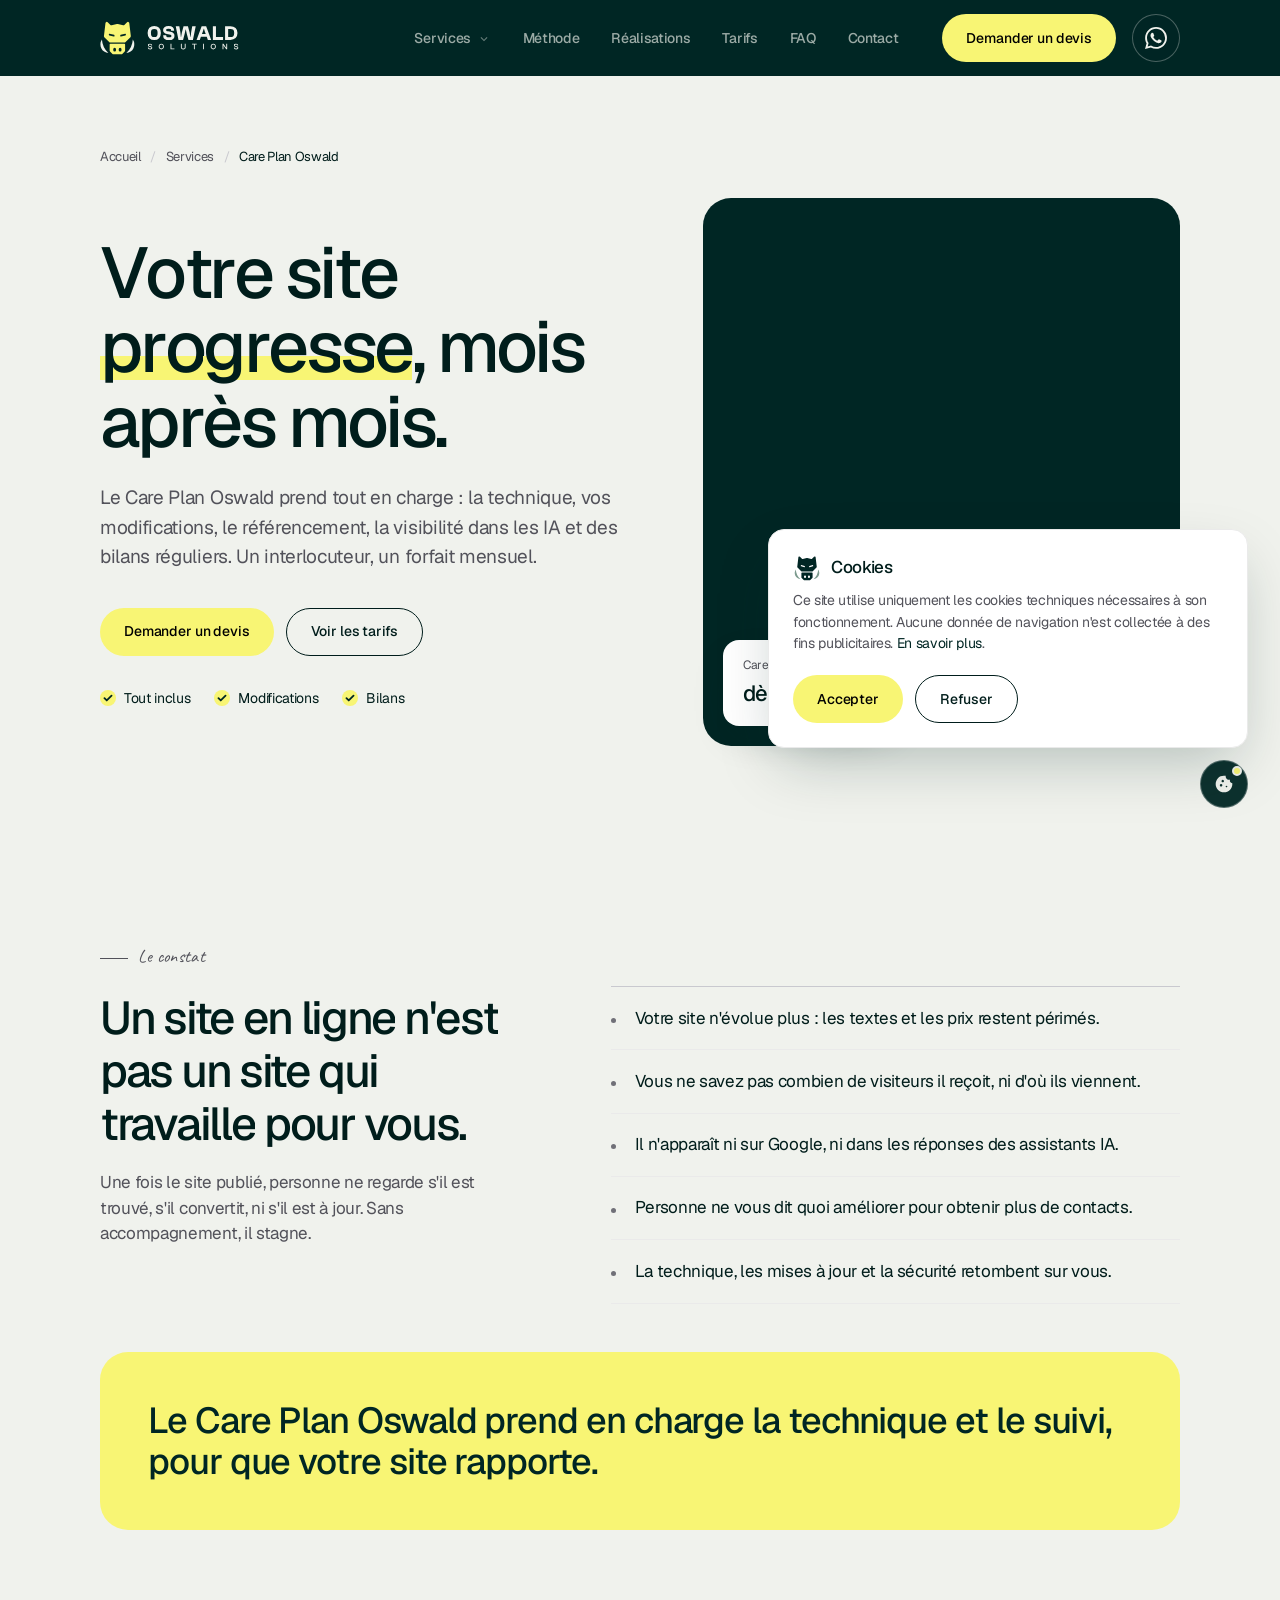
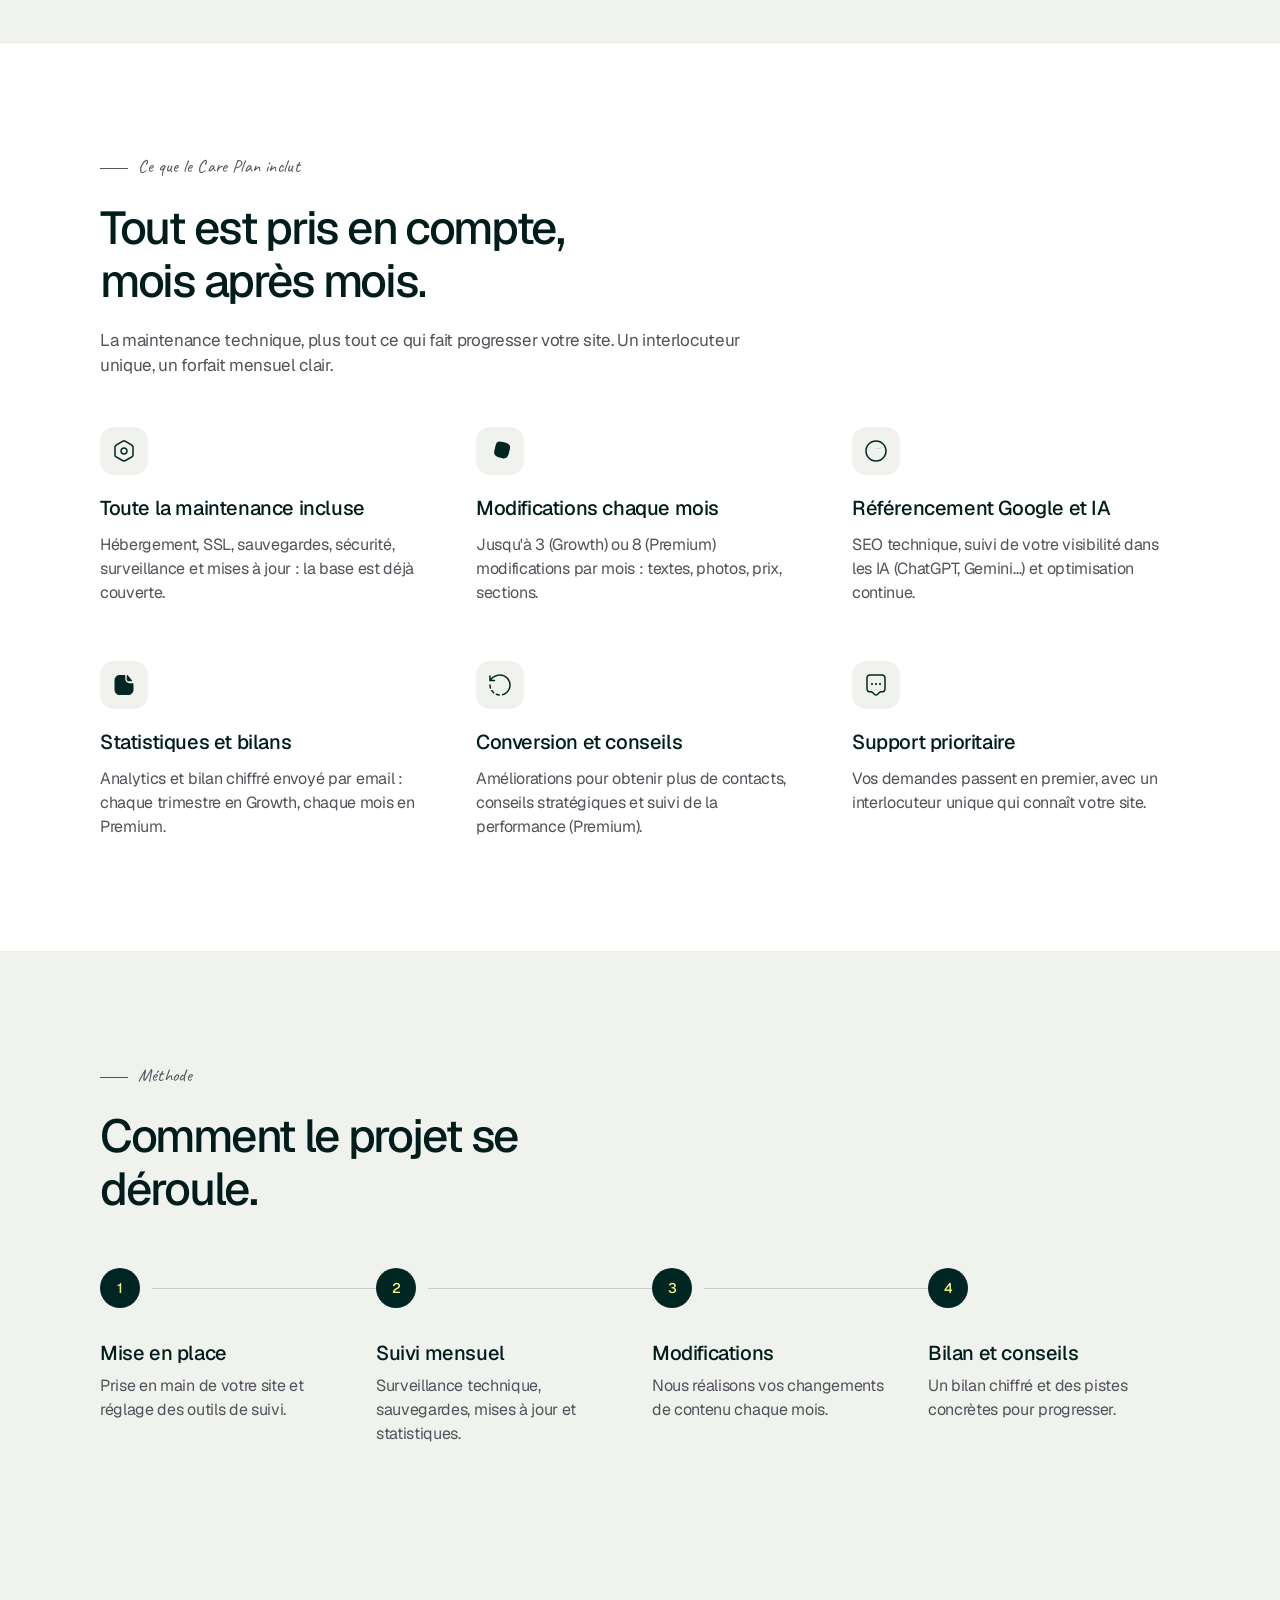
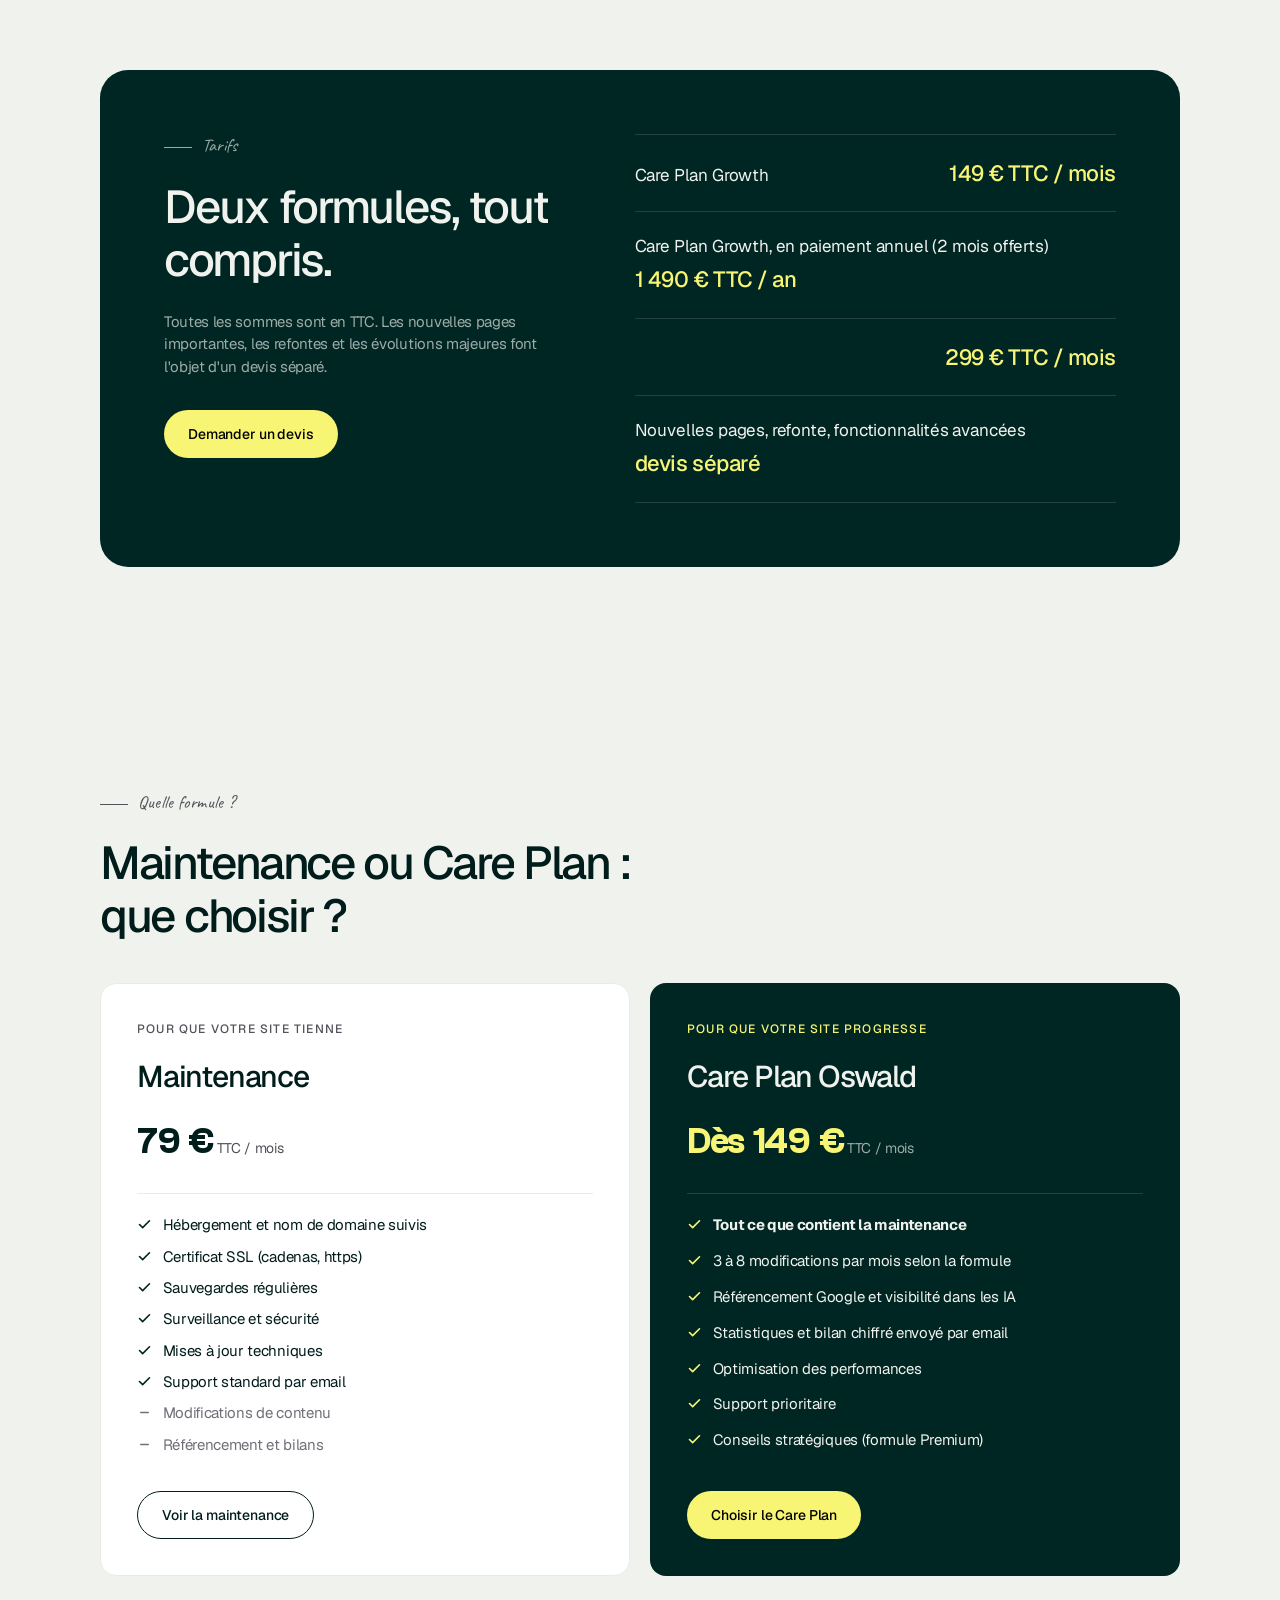
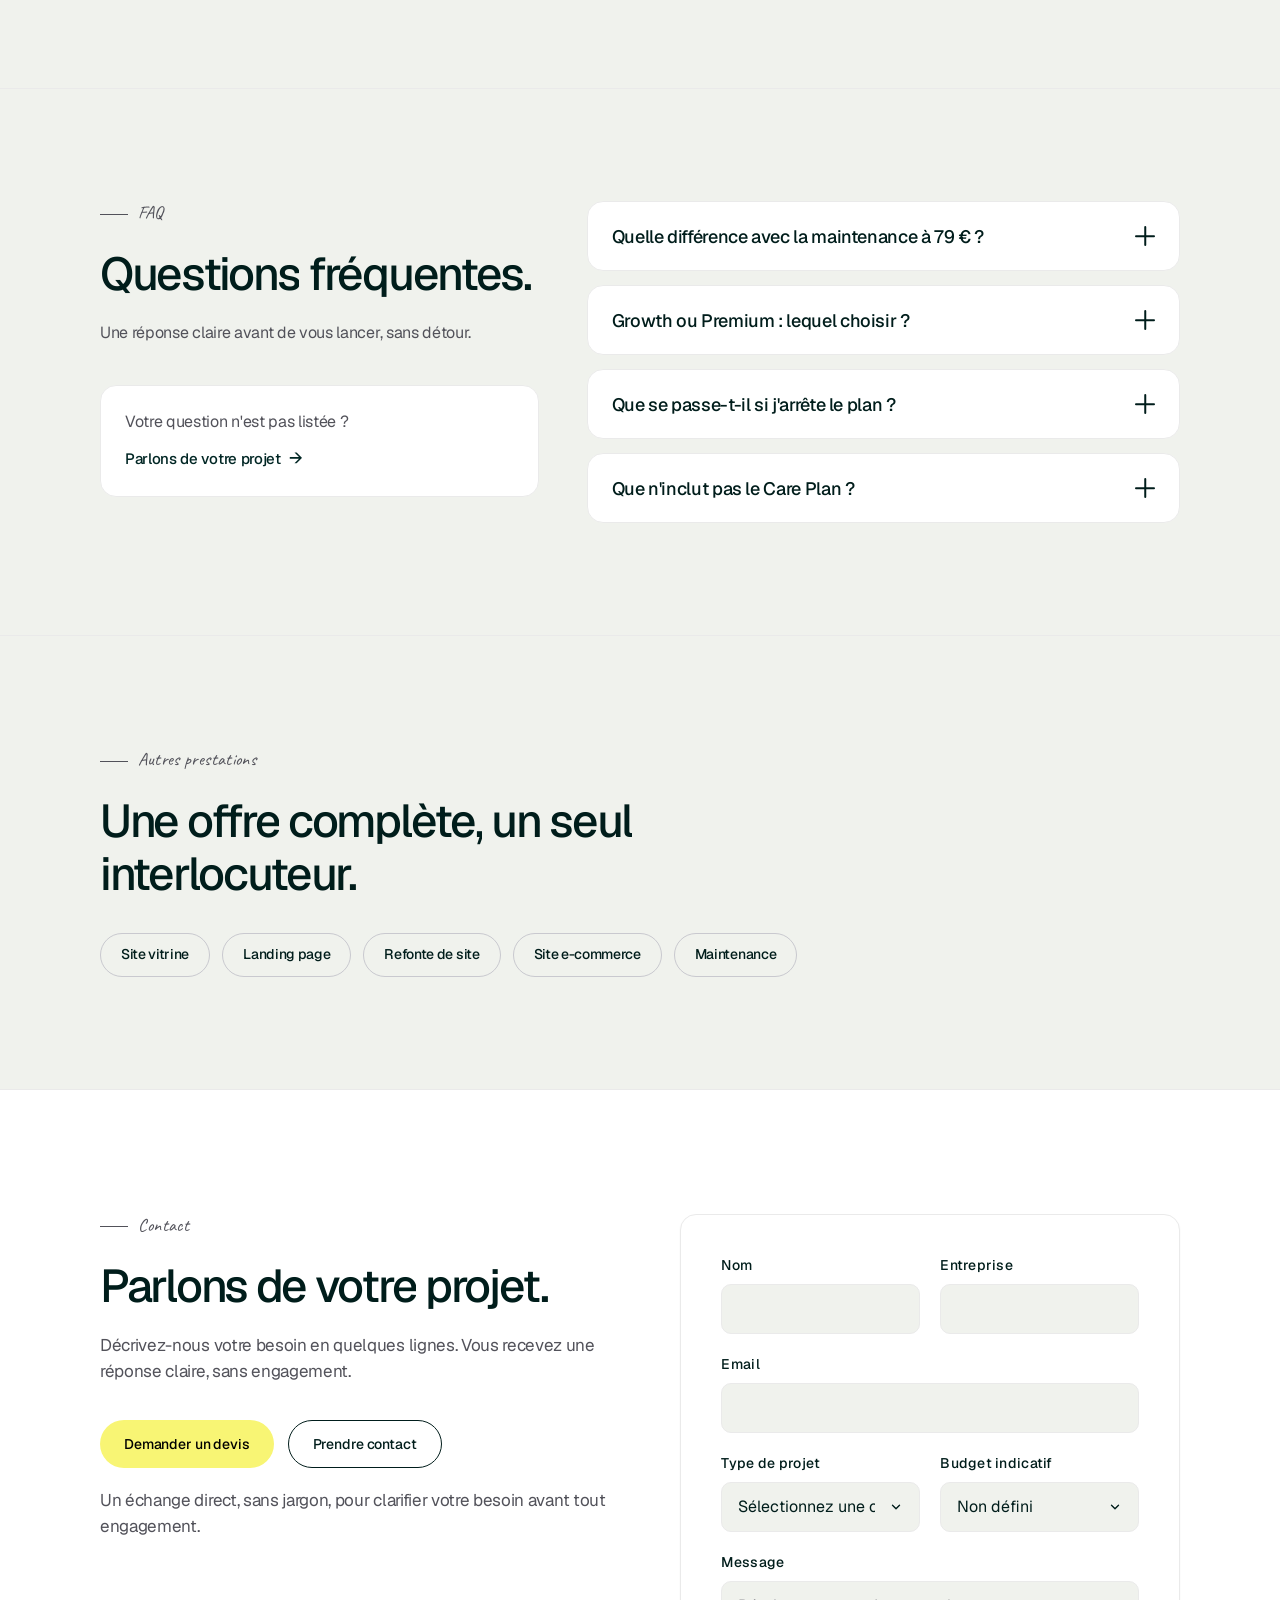
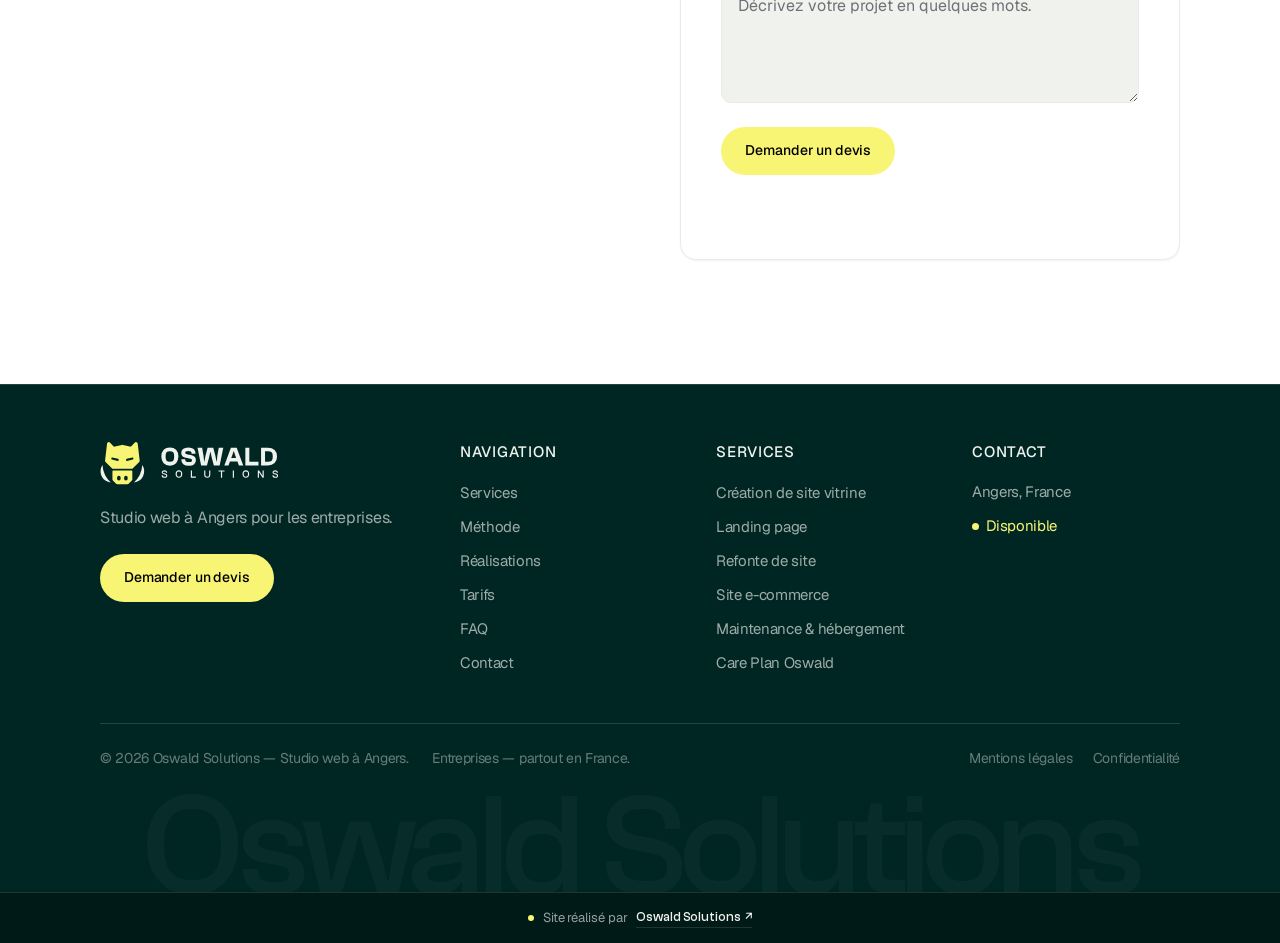
<file: care-plan.html>
<!DOCTYPE html>
<html lang="fr">
<head>
  <meta charset="UTF-8">
  <meta name="viewport" content="width=device-width, initial-scale=1.0">
  <title>Care Plan Oswald, dès 149 € par mois — Oswald Solutions</title>
  <meta name="description" content="Le Care Plan Oswald prend tout en charge : technique, modifications chaque mois, référencement, visibilité dans les IA et bilans. Dès 149 € TTC par mois.">
  <link rel="canonical" href="https://oswaldsolutions.fr/care-plan.html">
  <meta name="robots" content="index,follow,max-image-preview:large,max-snippet:-1">
  <meta name="author" content="Oswald Solutions">
  <meta name="theme-color" content="#002624">
  <link rel="icon" href="/favicon.ico" sizes="48x48">
  <link rel="icon" href="/assets/icons/favicon.svg" type="image/svg+xml">
  <link rel="apple-touch-icon" href="/apple-touch-icon.png">
  <link rel="manifest" href="/site.webmanifest">
  <meta property="og:site_name" content="Oswald Solutions">
  <meta property="og:locale" content="fr_FR">
  <meta property="og:type" content="website">
  <meta property="og:title" content="Care Plan Oswald, dès 149 € par mois — Oswald Solutions">
  <meta property="og:description" content="Le Care Plan Oswald prend tout en charge : technique, modifications chaque mois, référencement, visibilité dans les IA et bilans. Dès 149 € TTC par mois.">
  <meta property="og:url" content="https://oswaldsolutions.fr/care-plan.html">
  <meta property="og:image" content="https://oswaldsolutions.fr/assets/og/og-care-plan.png">
  <meta property="og:image:type" content="image/png">
  <meta property="og:image:width" content="1200">
  <meta property="og:image:height" content="630">
  <meta property="og:image:alt" content="Care Plan Oswald — Oswald Solutions, votre site qui progresse, dès 149 € TTC par mois">
  <meta name="twitter:card" content="summary_large_image">
  <meta name="twitter:title" content="Care Plan Oswald, dès 149 € par mois — Oswald Solutions">
  <meta name="twitter:description" content="Le Care Plan Oswald prend tout en charge : technique, modifications chaque mois, référencement, visibilité dans les IA et bilans. Dès 149 € TTC par mois.">
  <meta name="twitter:image" content="https://oswaldsolutions.fr/assets/og/og-care-plan.png">
  <meta name="twitter:image:alt" content="Care Plan Oswald — Oswald Solutions, votre site qui progresse, dès 149 € TTC par mois">
  <link rel="preload" href="/assets/fonts/geist-variable.woff2" as="font" type="font/woff2" crossorigin>
  <link rel="stylesheet" href="assets/css/style.css?v=20262">
  <link rel="stylesheet" href="assets/css/breadcrumb.css?v=20260">
  <link rel="stylesheet" href="assets/css/animations.css?v=20261">
  <link rel="stylesheet" href="assets/css/mobilenav.css?v=20260">
  <link rel="stylesheet" href="assets/css/megamenu.css?v=20260">
  <link rel="stylesheet" href="assets/css/service.css?v=20262">
  <script type="application/ld+json">
{
  "@context": "https://schema.org",
  "@graph": [
    {
      "@type": "WebPage",
      "@id": "https://oswaldsolutions.fr/care-plan.html#webpage",
      "url": "https://oswaldsolutions.fr/care-plan.html",
      "name": "Care Plan Oswald, dès 149 € par mois — Oswald Solutions",
      "description": "Le Care Plan Oswald prend tout en charge : technique, modifications chaque mois, référencement, visibilité dans les IA et bilans. Dès 149 € TTC par mois.",
      "inLanguage": "fr-FR",
      "isPartOf": {
        "@id": "https://oswaldsolutions.fr/#website"
      },
      "about": {
        "@id": "https://oswaldsolutions.fr/#organization"
      }
    },
    {
      "@type": "Service",
      "@id": "https://oswaldsolutions.fr/care-plan.html#service",
      "name": "Care Plan Oswald",
      "serviceType": "Care Plan Oswald",
      "description": "Le Care Plan Oswald prend tout en charge : technique, modifications chaque mois, référencement, visibilité dans les IA et bilans. Dès 149 € TTC par mois.",
      "url": "https://oswaldsolutions.fr/care-plan.html",
      "provider": {
        "@id": "https://oswaldsolutions.fr/#organization"
      },
      "areaServed": {
        "@type": "Country",
        "name": "France"
      }
    },
    {
      "@type": "BreadcrumbList",
      "itemListElement": [
        {
          "@type": "ListItem",
          "position": 1,
          "name": "Accueil",
          "item": "https://oswaldsolutions.fr/"
        },
        {
          "@type": "ListItem",
          "position": 2,
          "name": "Services",
          "item": "https://oswaldsolutions.fr/#services"
        },
        {
          "@type": "ListItem",
          "position": 3,
          "name": "Care Plan Oswald",
          "item": "https://oswaldsolutions.fr/care-plan.html"
        }
      ]
    },
    {
      "@type": "FAQPage",
      "mainEntity": [
        {
          "@type": "Question",
          "name": "Quelle différence avec la maintenance à 79 € ?",
          "acceptedAnswer": {
            "@type": "Answer",
            "text": "La maintenance fait tenir votre site (hébergement, sécurité, sauvegardes, mises à jour). Le Care Plan comprend tout cela, plus les modifications mensuelles, le référencement, la visibilité dans les IA, les statistiques et des bilans."
          }
        },
        {
          "@type": "Question",
          "name": "Growth ou Premium : lequel choisir ?",
          "acceptedAnswer": {
            "@type": "Answer",
            "text": "Growth (149 € TTC par mois) comprend jusqu'à 3 modifications par mois et un bilan chiffré tous les 3 mois. Premium (299 € TTC par mois) comprend jusqu'à 8 modifications, un bilan mensuel, l'optimisation de la conversion et des conseils stratégiques."
          }
        },
        {
          "@type": "Question",
          "name": "Que se passe-t-il si j'arrête le plan ?",
          "acceptedAnswer": {
            "@type": "Answer",
            "text": "Les conditions de propriété, d'hébergement et de transfert sont précisées dans le devis et les conditions contractuelles."
          }
        },
        {
          "@type": "Question",
          "name": "Que n'inclut pas le Care Plan ?",
          "acceptedAnswer": {
            "@type": "Answer",
            "text": "Les nouvelles pages importantes, les refontes et les évolutions majeures font l'objet d'un devis séparé."
          }
        }
      ]
    }
  ]
}
  </script>
</head>
<body class="service-page">
  <a class="skip-link" href="#main">Aller au contenu principal</a>

  <header class="site-header site-header--solid" id="site-header">
    <div class="container header__inner">
      <a href="index.html" class="logo" aria-label="Oswald Solutions — retour à l'accueil">
        <img class="logo__img" src="/assets/brand/logo-horizontal-fond-sombre.svg?v=2" alt="Oswald Solutions" width="432" height="106">
      </a>

      <nav class="site-nav" id="site-nav" aria-label="Navigation principale">
        <ul class="site-nav__list">
          <li class="has-dropdown">
            <a href="index.html#services" class="nav-link" id="nav-services" aria-haspopup="true" aria-expanded="false" aria-controls="services-dropdown">
              Services
              <svg class="nav-link__chevron" xmlns="http://www.w3.org/2000/svg" viewBox="0 0 24 24" fill="currentColor" aria-hidden="true">
<path d="M7.41 8.59L12 13.17l4.59-4.58L18 10l-6 6-6-6 1.41-1.41z"/>
</svg>
            </a>
            <div class="dropdown" id="services-dropdown">
              <div class="dropdown__grid">
<a class="dropdown__item" href="site-vitrine.html">
  <span class="dropdown__icon"><svg class="current-color" viewBox="0 0 24 24" fill="none" xmlns="http://www.w3.org/2000/svg">
<path d="M17.56 17.97H6.44C2.46 17.97 1.25 16.76 1.25 12.78V6.44C1.25 2.46 2.46 1.25 6.44 1.25H17.55C21.53 1.25 22.74 2.46 22.74 6.44V12.77C22.75 16.76 21.54 17.97 17.56 17.97ZM6.44 2.75C3.3 2.75 2.75 3.3 2.75 6.44V12.77C2.75 15.91 3.3 16.46 6.44 16.46H17.55C20.69 16.46 21.24 15.91 21.24 12.77V6.44C21.24 3.3 20.69 2.75 17.55 2.75H6.44Z" fill="currentColor"/>
<path d="M12 22.75C11.59 22.75 11.25 22.41 11.25 22V17.22C11.25 16.81 11.59 16.47 12 16.47C12.41 16.47 12.75 16.81 12.75 17.22V22C12.75 22.41 12.41 22.75 12 22.75Z" fill="currentColor"/>
<path d="M22 13.75H2C1.59 13.75 1.25 13.41 1.25 13C1.25 12.59 1.59 12.25 2 12.25H22C22.41 12.25 22.75 12.59 22.75 13C22.75 13.41 22.41 13.75 22 13.75Z" fill="currentColor"/>
<path d="M16.5 22.75H7.5C7.09 22.75 6.75 22.41 6.75 22C6.75 21.59 7.09 21.25 7.5 21.25H16.5C16.91 21.25 17.25 21.59 17.25 22C17.25 22.41 16.91 22.75 16.5 22.75Z" fill="currentColor"/>
</svg></span>
  <span class="dropdown__copy">
    <strong>Site vitrine</strong>
    <span>Une présence professionnelle pour votre entreprise.</span>
  </span>
                </a>
<a class="dropdown__item" href="landing-page.html">
  <span class="dropdown__icon"><svg class="current-color" viewBox="0 0 24 24" fill="none" xmlns="http://www.w3.org/2000/svg">
<path d="M12 22.81C11.31 22.81 10.66 22.46 10.2 21.85L8.7 19.85C8.67 19.81 8.55 19.76 8.5 19.75H8C3.83 19.75 1.25 18.62 1.25 13V8C1.25 3.58 3.58 1.25 8 1.25H16C20.42 1.25 22.75 3.58 22.75 8V13C22.75 17.42 20.42 19.75 16 19.75H15.5C15.42 19.75 15.35 19.79 15.3 19.85L13.8 21.85C13.34 22.46 12.69 22.81 12 22.81ZM8 2.75C4.42 2.75 2.75 4.42 2.75 8V13C2.75 17.52 4.3 18.25 8 18.25H8.5C9.01 18.25 9.59 18.54 9.9 18.95L11.4 20.95C11.75 21.41 12.25 21.41 12.6 20.95L14.1 18.95C14.43 18.51 14.95 18.25 15.5 18.25H16C19.58 18.25 21.25 16.58 21.25 13V8C21.25 4.42 19.58 2.75 16 2.75H8Z" fill="currentColor"/>
<path d="M12 12C11.44 12 11 11.55 11 11C11 10.45 11.45 10 12 10C12.55 10 13 10.45 13 11C13 11.55 12.56 12 12 12Z" fill="currentColor"/>
<path d="M16 12C15.44 12 15 11.55 15 11C15 10.45 15.45 10 16 10C16.55 10 17 10.45 17 11C17 11.55 16.56 12 16 12Z" fill="currentColor"/>
<path d="M8 12C7.44 12 7 11.55 7 11C7 10.45 7.45 10 8 10C8.55 10 9 10.45 9 11C9 11.55 8.56 12 8 12Z" fill="currentColor"/>
</svg></span>
  <span class="dropdown__copy">
    <strong>Landing page</strong>
    <span>Une page pensée pour convertir vos visiteurs.</span>
  </span>
                </a>
<a class="dropdown__item" href="refonte-site.html">
  <span class="dropdown__icon"><svg class="current-color" viewBox="0 0 24 24" fill="none" xmlns="http://www.w3.org/2000/svg">
<path d="M14.55 22.42C14.22 22.42 13.91 22.2 13.82 21.86C13.71 21.46 13.95 21.05 14.36 20.94C18.42 19.87 21.25 16.19 21.25 11.99C21.25 6.89 17.1 2.74 12 2.74C7.67 2.74 4.83 5.27 3.5 6.8H6.44C6.85 6.8 7.19 7.14 7.19 7.55C7.19 7.96 6.86 8.31 6.44 8.31H2.01C1.96 8.31 1.87 8.3 1.8 8.28C1.71 8.25 1.63 8.21 1.56 8.16C1.47 8.1 1.4 8.02 1.35 7.93C1.3 7.84 1.26 7.73 1.25 7.62C1.25 7.59 1.25 7.57 1.25 7.54V3C1.25 2.59 1.59 2.25 2 2.25C2.41 2.25 2.75 2.59 2.75 3V5.39C4.38 3.64 7.45 1.25 12 1.25C17.93 1.25 22.75 6.07 22.75 12C22.75 16.88 19.46 21.16 14.74 22.4C14.68 22.41 14.61 22.42 14.55 22.42Z" fill="currentColor"/>
<path d="M11.29 22.73C11.27 22.73 11.25 22.72 11.24 22.72C10.16 22.65 9.1 22.41 8.1 22.02C7.81 21.91 7.61 21.62 7.62 21.31C7.62 21.22 7.64 21.13 7.67 21.05C7.82 20.67 8.27 20.48 8.64 20.62C9.51 20.96 10.42 21.16 11.34 21.23C11.73 21.25 12.04 21.59 12.04 21.99L12.03 22.03C12.01 22.42 11.68 22.73 11.29 22.73ZM5.78 20.58C5.61 20.58 5.45 20.52 5.31 20.42C4.47 19.74 3.73 18.95 3.13 18.07C3.04 17.94 2.99 17.8 2.99 17.65C2.99 17.4 3.11 17.17 3.32 17.03C3.65 16.8 4.13 16.89 4.36 17.21C4.36 17.22 4.36 17.22 4.36 17.22C4.37 17.23 4.38 17.25 4.39 17.26C4.91 18.01 5.54 18.68 6.25 19.24C6.42 19.38 6.53 19.59 6.53 19.82C6.53 19.99 6.48 20.16 6.37 20.3C6.22 20.48 6.01 20.58 5.78 20.58ZM2.44 15.7C2.11 15.7 1.82 15.49 1.73 15.18C1.41 14.15 1.25 13.08 1.25 12V11.99C1.26 11.58 1.59 11.25 2 11.25C2.41 11.25 2.75 11.59 2.75 12C2.75 12.94 2.89 13.86 3.16 14.73C3.18 14.81 3.19 14.88 3.19 14.96C3.19 15.28 2.98 15.57 2.66 15.67C2.59 15.69 2.52 15.7 2.44 15.7Z" fill="currentColor"/>
</svg></span>
  <span class="dropdown__copy">
    <strong>Refonte de site</strong>
    <span>Modernisez votre site existant.</span>
  </span>
                </a>
<a class="dropdown__item" href="site-e-commerce.html">
  <span class="dropdown__icon"><svg class="current-color" viewBox="0 0 24 24" fill="none" xmlns="http://www.w3.org/2000/svg">
<path d="M16.4904 22.75H7.50042C5.78042 22.75 4.49043 22.29 3.69043 21.38C2.89043 20.47 2.58042 19.15 2.79042 17.44L3.69043 9.94C3.95043 7.73 4.51043 5.75 8.41043 5.75H15.6104C19.5004 5.75 20.0604 7.73 20.3304 9.94L21.2304 17.44C21.4304 19.15 21.1304 20.48 20.3304 21.38C19.5004 22.29 18.2204 22.75 16.4904 22.75ZM8.40042 7.25C5.52042 7.25 5.38042 8.38999 5.17042 10.11L4.27043 17.61C4.12043 18.88 4.30042 19.81 4.81042 20.38C5.32042 20.95 6.22042 21.24 7.50042 21.24H16.4904C17.7704 21.24 18.6704 20.95 19.1804 20.38C19.6904 19.81 19.8704 18.88 19.7204 17.61L18.8204 10.11C18.6104 8.37999 18.4804 7.25 15.5904 7.25H8.40042Z" fill="currentColor"/>
<path d="M16 8.75C15.59 8.75 15.25 8.41 15.25 8V4.5C15.25 3.42 14.58 2.75 13.5 2.75H10.5C9.42 2.75 8.75 3.42 8.75 4.5V8C8.75 8.41 8.41 8.75 8 8.75C7.59 8.75 7.25 8.41 7.25 8V4.5C7.25 2.59 8.59 1.25 10.5 1.25H13.5C15.41 1.25 16.75 2.59 16.75 4.5V8C16.75 8.41 16.41 8.75 16 8.75Z" fill="currentColor"/>
<path d="M20.41 17.78H8C7.59 17.78 7.25 17.44 7.25 17.03C7.25 16.62 7.59 16.28 8 16.28H20.41C20.82 16.28 21.16 16.62 21.16 17.03C21.16 17.44 20.82 17.78 20.41 17.78Z" fill="currentColor"/>
</svg></span>
  <span class="dropdown__copy">
    <strong>Site e-commerce</strong>
    <span>Une boutique en ligne claire et évolutive.</span>
  </span>
                </a>
<a class="dropdown__item" href="maintenance.html">
  <span class="dropdown__icon"><svg class="current-color" viewBox="0 0 24 24" fill="none" xmlns="http://www.w3.org/2000/svg">
<path d="M12.0002 22.6298C11.3302 22.6298 10.6502 22.4798 10.1202 22.1698L4.62023 18.9998C2.38023 17.4898 2.24023 17.2598 2.24023 14.8898V9.1098C2.24023 6.7398 2.37023 6.5098 4.57023 5.0198L10.1102 1.8198C11.1602 1.2098 12.8102 1.2098 13.8602 1.8198L19.3802 4.9998C21.6202 6.5098 21.7602 6.7398 21.7602 9.1098V14.8798C21.7602 17.2498 21.6302 17.4798 19.4302 18.9698L13.8902 22.1698C13.3502 22.4798 12.6702 22.6298 12.0002 22.6298ZM12.0002 2.8698C11.5802 2.8698 11.1702 2.9498 10.8802 3.1198L5.38023 6.2998C3.75023 7.3998 3.75023 7.3998 3.75023 9.1098V14.8798C3.75023 16.5898 3.75023 16.5898 5.42023 17.7198L10.8802 20.8698C11.4702 21.2098 12.5402 21.2098 13.1302 20.8698L18.6302 17.6898C20.2502 16.5898 20.2502 16.5898 20.2502 14.8798V9.1098C20.2502 7.3998 20.2502 7.3998 18.5802 6.2698L13.1202 3.1198C12.8302 2.9498 12.4202 2.8698 12.0002 2.8698Z" fill="currentColor"/>
<path d="M12 15.75C9.93 15.75 8.25 14.07 8.25 12C8.25 9.93 9.93 8.25 12 8.25C14.07 8.25 15.75 9.93 15.75 12C15.75 14.07 14.07 15.75 12 15.75ZM12 9.75C10.76 9.75 9.75 10.76 9.75 12C9.75 13.24 10.76 14.25 12 14.25C13.24 14.25 14.25 13.24 14.25 12C14.25 10.76 13.24 9.75 12 9.75Z" fill="currentColor"/>
</svg></span>
  <span class="dropdown__copy">
    <strong>Maintenance</strong>
    <span>Hébergement, mises à jour et petites évolutions.</span>
  </span>
                </a>
<a class="dropdown__item is-current" href="care-plan.html">
  <span class="dropdown__icon"><svg class="current-color" viewBox="0 0 24 24" fill="none" xmlns="http://www.w3.org/2000/svg">
<path d="M12 22.75C11.3 22.75 10.59 22.48 10.06 21.95L8.35001 20.26C7.92001 19.84 7.35999 19.61 6.75999 19.61H6C3.93 19.61 2.25 17.94 2.25 15.89V4.97998C2.25 2.92998 3.93 1.26001 6 1.26001H18C20.07 1.26001 21.75 2.92998 21.75 4.97998V15.89C21.75 17.94 20.07 19.61 18 19.61H17.24C16.64 19.61 16.07 19.84 15.65 20.26L13.94 21.95C13.41 22.48 12.7 22.75 12 22.75ZM6 2.75C4.76 2.75 3.75 3.74997 3.75 4.96997V15.88C3.75 17.11 4.76 18.1 6 18.1H6.75999C7.75999 18.1 8.7 18.4899 9.41 19.1899L11.12 20.88C11.61 21.36 12.4 21.36 12.89 20.88L14.6 19.1899C15.31 18.4899 16.25 18.1 17.25 18.1H18C19.24 18.1 20.25 17.1 20.25 15.88V4.96997C20.25 3.73997 19.24 2.75 18 2.75H6Z" fill="currentColor"/>
<path d="M12 12C11.44 12 11 11.55 11 11C11 10.45 11.45 10 12 10C12.55 10 13 10.45 13 11C13 11.55 12.56 12 12 12Z" fill="currentColor"/>
<path d="M16 12C15.44 12 15 11.55 15 11C15 10.45 15.45 10 16 10C16.55 10 17 10.45 17 11C17 11.55 16.56 12 16 12Z" fill="currentColor"/>
<path d="M8 12C7.44 12 7 11.55 7 11C7 10.45 7.45 10 8 10C8.55 10 9 10.45 9 11C9 11.55 8.56 12 8 12Z" fill="currentColor"/>
</svg></span>
  <span class="dropdown__copy">
    <strong>Care Plan Oswald</strong>
    <span>Un suivi mensuel complet de votre site.</span>
  </span>
                </a>

              </div>
              <a class="dropdown__footer-link" href="index.html#services">
                Voir tous les services
                <span class="dropdown__arrow" aria-hidden="true">&#8594;</span>
              </a>
            </div>
          </li>
          <li><a href="index.html#methode">Méthode</a></li>
          <li><a href="realisations.html">Réalisations</a></li>
          <li><a href="index.html#tarifs">Tarifs</a></li>
          <li><a href="index.html#faq">FAQ</a></li>
          <li><a href="#contact">Contact</a></li>
        </ul>
        <a class="btn btn--primary site-nav__cta" href="#contact"><span class="btn__label"><span class="btn__text">Demander un devis</span><span class="btn__text btn__text--dupe" aria-hidden="true">Demander un devis</span></span></a>
      </nav>

      <div class="header__actions">
        <div class="whatsapp-wrap">
        <a class="btn btn--outline btn--round" href="https://wa.me/33651476435" target="_blank" rel="noopener" aria-label="Discuter sur WhatsApp au 06 51 47 64 35">
          <svg xmlns="http://www.w3.org/2000/svg" viewBox="0 0 24 24" fill="currentColor" aria-hidden="true">
            <path d="M17.472 14.382c-.297-.149-1.758-.867-2.03-.967-.273-.099-.471-.148-.67.15-.197.297-.767.966-.94 1.164-.173.199-.347.223-.644.075-.297-.15-1.255-.463-2.39-1.475-.883-.788-1.48-1.761-1.653-2.059-.173-.297-.018-.458.13-.606.134-.133.298-.347.446-.52.149-.174.198-.298.298-.497.099-.198.05-.371-.025-.52-.075-.149-.669-1.612-.916-2.207-.242-.579-.487-.5-.669-.51-.173-.008-.371-.01-.57-.01-.198 0-.52.074-.792.372-.272.297-1.04 1.016-1.04 2.479 0 1.462 1.065 2.875 1.213 3.074.149.198 2.096 3.2 5.077 4.487.709.306 1.262.489 1.694.625.712.227 1.36.195 1.871.118.571-.085 1.758-.719 2.006-1.413.248-.694.248-1.289.173-1.413-.074-.124-.272-.198-.57-.347m-5.421 7.403h-.004a9.87 9.87 0 0 1-5.031-1.378l-.361-.214-3.741.982.998-3.648-.235-.374a9.86 9.86 0 0 1-1.51-5.26c.001-5.45 4.436-9.884 9.888-9.884 2.64 0 5.122 1.03 6.988 2.898a9.825 9.825 0 0 1 2.893 6.994c-.003 5.45-4.437 9.884-9.885 9.884m8.413-18.297A11.815 11.815 0 0 0 12.05 0C5.495 0 .16 5.335.157 11.892c0 2.096.547 4.142 1.588 5.945L.057 24l6.305-1.654a11.882 11.882 0 0 0 5.683 1.448h.005c6.554 0 11.89-5.335 11.893-11.893a11.821 11.821 0 0 0-3.48-8.413z"/>
          </svg>
        </a>
        <span class="whatsapp-tip" role="tooltip" aria-hidden="true">Prendre contact simplement</span>
      </div>

        <button class="nav-toggle" id="nav-toggle" type="button" aria-expanded="false" aria-controls="site-nav" aria-label="Ouvrir le menu">
        <span class="nav-toggle__line" aria-hidden="true"></span>
        <span class="nav-toggle__line" aria-hidden="true"></span>
        </button>
      </div>
    </div>
  </header>


  <main id="main">
    <section class="sv-hero" id="top">
      <div class="container sv-hero__crumb">
        <nav class="breadcrumb breadcrumb--light" aria-label="Fil d'Ariane"><ol class="breadcrumb__list"><li><a class="breadcrumb__link breadcrumb__link--home" href="index.html"><svg class="breadcrumb__home" viewBox="0 0 24 24" fill="none" aria-hidden="true"><path d="M3 10.5 12 3l9 7.5V20a1 1 0 0 1-1 1h-5v-6h-6v6H4a1 1 0 0 1-1-1v-9.5Z" stroke="currentColor" stroke-width="1.6" stroke-linejoin="round"/></svg><span>Accueil</span></a></li><li><a class="breadcrumb__link" href="index.html#services">Services</a></li><li><span class="breadcrumb__current" aria-current="page">Care Plan Oswald</span></li></ol></nav>
      </div>
      <div class="container sv-hero__grid">
        <div class="sv-hero__main">
          <h1 class="sv-hero__title" id="hero-title">Votre site <span class="accent">progresse</span>, mois après mois.</h1>
          <p class="sv-hero__lede">Le Care Plan Oswald prend tout en charge : la technique, vos modifications, le référencement, la visibilité dans les IA et des bilans réguliers. Un interlocuteur, un forfait mensuel.</p>
          <div class="sv-hero__actions">
            <a class="btn btn--primary" href="#contact"><span class="btn__label"><span class="btn__text">Demander un devis</span><span class="btn__text btn__text--dupe" aria-hidden="true">Demander un devis</span></span></a>
          <a class="btn btn--ghost" href="#tarifs"><span class="btn__label"><span class="btn__text">Voir les tarifs</span><span class="btn__text btn__text--dupe" aria-hidden="true">Voir les tarifs</span></span></a>
          </div>
          <ul class="sv-hero__proof">
            <li>Tout inclus</li>
            <li>Modifications</li>
            <li>Bilans</li>
          </ul>
        </div>
        <div class="sv-hero__photo" style="--hero-img: url('https://images.pexels.com/photos/17188273/pexels-photo-17188273.jpeg?auto=compress&cs=tinysrgb&w=1800')" role="img" aria-label="Illustration : Care Plan Oswald">
          <a class="sv-hero__price" href="#tarifs">
            <span class="sv-hero__price-label">Care Plan, par mois</span>
            <span class="sv-hero__price-value">dès&nbsp;149&nbsp;€&nbsp;TTC</span>
          </a>
        </div>
      </div>
    </section>

    <section class="section problem sv-problem" id="probleme" aria-labelledby="probleme-title">
      <div class="container container--narrow">
        <p class="label">Le constat</p>
        <h2 class="section__title" id="probleme-title">Un site en ligne n'est pas un site qui travaille pour vous.</h2>
        <p class="section__lede">Une fois le site publié, personne ne regarde s'il est trouvé, s'il convertit, ni s'il est à jour. Sans accompagnement, il stagne.</p>
        <ul class="problem__list">
          <li>Votre site n'évolue plus : les textes et les prix restent périmés.</li>
          <li>Vous ne savez pas combien de visiteurs il reçoit, ni d'où ils viennent.</li>
          <li>Il n'apparaît ni sur Google, ni dans les réponses des assistants IA.</li>
          <li>Personne ne vous dit quoi améliorer pour obtenir plus de contacts.</li>
          <li>La technique, les mises à jour et la sécurité retombent sur vous.</li>
        </ul>
        <p class="problem__outro">Le Care Plan Oswald prend en charge la technique et le suivi, pour que votre site rapporte.</p>
      </div>
    </section>

    <section class="section value sv-value" id="benefices" aria-labelledby="benefices-title">
      <div class="container">
        <p class="label">Ce que le Care Plan inclut</p>
        <h2 class="section__title" id="benefices-title">Tout est pris en compte, mois après mois.</h2>
        <p class="section__lede">La maintenance technique, plus tout ce qui fait progresser votre site. Un interlocuteur unique, un forfait mensuel clair.</p>
        <div class="value__grid">
          <article class="value__card">
            <svg class="icon current-color" viewBox="0 0 24 24" fill="none" xmlns="http://www.w3.org/2000/svg">
<svg class="current-color" viewBox="0 0 24 24" fill="none" xmlns="http://www.w3.org/2000/svg">
<path d="M12.0002 22.6298C11.3302 22.6298 10.6502 22.4798 10.1202 22.1698L4.62023 18.9998C2.38023 17.4898 2.24023 17.2598 2.24023 14.8898V9.1098C2.24023 6.7398 2.37023 6.5098 4.57023 5.0198L10.1102 1.8198C11.1602 1.2098 12.8102 1.2098 13.8602 1.8198L19.3802 4.9998C21.6202 6.5098 21.7602 6.7398 21.7602 9.1098V14.8798C21.7602 17.2498 21.6302 17.4798 19.4302 18.9698L13.8902 22.1698C13.3502 22.4798 12.6702 22.6298 12.0002 22.6298ZM12.0002 2.8698C11.5802 2.8698 11.1702 2.9498 10.8802 3.1198L5.38023 6.2998C3.75023 7.3998 3.75023 7.3998 3.75023 9.1098V14.8798C3.75023 16.5898 3.75023 16.5898 5.42023 17.7198L10.8802 20.8698C11.4702 21.2098 12.5402 21.2098 13.1302 20.8698L18.6302 17.6898C20.2502 16.5898 20.2502 16.5898 20.2502 14.8798V9.1098C20.2502 7.3998 20.2502 7.3998 18.5802 6.2698L13.1202 3.1198C12.8302 2.9498 12.4202 2.8698 12.0002 2.8698Z" fill="currentColor"/>
<path d="M12 15.75C9.93 15.75 8.25 14.07 8.25 12C8.25 9.93 9.93 8.25 12 8.25C14.07 8.25 15.75 9.93 15.75 12C15.75 14.07 14.07 15.75 12 15.75ZM12 9.75C10.76 9.75 9.75 10.76 9.75 12C9.75 13.24 10.76 14.25 12 14.25C13.24 14.25 14.25 13.24 14.25 12C14.25 10.76 13.24 9.75 12 9.75Z" fill="currentColor"/>
</svg>
</svg>
            <h3>Toute la maintenance incluse</h3>
            <p>Hébergement, SSL, sauvegardes, sécurité, surveillance et mises à jour : la base est déjà couverte.</p>
          </article>
          <article class="value__card">
            <svg class="icon current-color" viewBox="0 0 24 24" fill="none" xmlns="http://www.w3.org/2000/svg">
<svg class="current-color" viewBox="0 0 24 24" fill="none" xmlns="http://www.w3.org/2000/svg">
<path d="M21.6602 10.44L20.6802 14.62C19.8402 18.23 18.1802 19.69 15.0602 19.39C14.5602 19.35 14.0202 19.26 13.4702 19.12L11.4002 18.53C7.40021 17.41 5.32021 15.33 6.44021 11.33L7.42021 7.15C7.64021 6.26 7.89021 5.48 8.18021 4.83C9.18021 2.28 11.2002 1.86 14.9402 2.95L17.0102 3.54C21.0102 4.66 23.0902 6.74 21.6602 10.44Z" fill="currentColor"/>
<path d="M9.87983 5.34C9.58983 5.99 9.33983 6.77 9.11983 7.66L8.13983 11.84C7.20983 15.21 8.63983 16.64 12.0098 17.57L14.0798 18.16C15.1198 18.44 16.0398 18.6 16.8198 18.65C16.2698 18.57 15.6798 18.43 15.0398 18.22L12.9698 17.63C8.96983 16.51 6.88983 14.43 8.00983 10.43L8.98983 6.25C9.13983 5.7 9.30983 5.21 9.49983 4.78C9.62983 4.96 9.74983 5.14 9.87983 5.34Z" fill="currentColor"/>
<path d="M19.61 5.95C17.35 3.3 14.91 3.1 13.53 4.59C13.37 4.77 13.23 4.98 13.11 5.21C13.4 5.28 13.71 5.37 14.02 5.47L16.09 6.06C17.42 6.45 18.42 7.45 18.81 8.78C19.14 9.96 19.19 11.27 18.88 12.7L17.9 16.88C17.8 17.29 17.72 17.69 17.66 18.08C19.4 17.4 20.2 15.86 20.67 13.66L21.65 9.48C22.14 7.41 21.49 6.02 19.61 5.95Z" fill="currentColor"/>
<path d="M12.8595 9.79L9.43953 13.21C9.27953 13.37 9.11953 13.66 9.07953 13.87L8.84953 15.23C8.76953 15.67 9.09953 16.01 9.53953 15.92L10.8995 15.69C11.1095 15.65 11.3995 15.49 11.5595 15.33L14.9795 11.91C15.5295 11.36 15.7695 10.7 14.9795 9.92C14.1895 9.13 13.4095 9.24 12.8595 9.79Z" fill="currentColor"/>
</svg>
</svg>
            <h3>Modifications chaque mois</h3>
            <p>Jusqu'à 3 (Growth) ou 8 (Premium) modifications par mois : textes, photos, prix, sections.</p>
          </article>
          <article class="value__card">
            <svg class="icon current-color" viewBox="0 0 24 24" fill="none" xmlns="http://www.w3.org/2000/svg">
<svg class="current-color" viewBox="0 0 24 24" fill="none" xmlns="http://www.w3.org/2000/svg">
<path d="M12 22.75C6.07 22.75 1.25 17.93 1.25 12C1.25 6.07 6.07 1.25 12 1.25C17.93 1.25 22.75 6.07 22.75 12C22.75 17.93 17.93 22.75 12 22.75ZM12 2.75C6.9 2.75 2.75 6.9 2.75 12C2.75 17.1 6.9 21.25 12 21.25C17.1 21.25 21.25 17.1 21.25 12C21.25 6.9 17.1 2.75 12 2.75Z" fill="currentColor"/>
<path d="M15.7093 9.22C15.4793 8.99 15.1193 8.93 14.8293 9.02L12.7893 9.68C12.3193 8.99 11.6393 8.57 10.9193 8.57C9.54933 8.57 8.42933 9.69 8.42933 11.06C8.42933 12.43 9.54933 13.55 10.9193 13.55C12.2893 13.55 13.4093 12.43 13.4093 11.06C13.4093 10.57 13.2593 10.11 13.0093 9.72L15.1493 9.03C15.4393 8.94 15.6393 8.88 15.8793 8.88C16.2593 8.88 16.3493 9.31 16.1393 9.52L15.7093 9.22ZM13.4093 11.06C13.4093 12.43 12.2893 13.55 10.9193 13.55C9.54933 13.55 8.42933 12.43 8.42933 11.06C8.42933 9.69 9.54933 8.57 10.9193 8.57C12.2893 8.57 13.4093 9.69 13.4093 11.06Z" fill="currentColor"/>
</svg>
</svg>
            <h3>Référencement Google et IA</h3>
            <p>SEO technique, suivi de votre visibilité dans les IA (ChatGPT, Gemini…) et optimisation continue.</p>
          </article>
          <article class="value__card">
            <svg class="icon current-color" viewBox="0 0 24 24" fill="none" xmlns="http://www.w3.org/2000/svg">
<svg class="current-color" viewBox="0 0 24 24" fill="none" xmlns="http://www.w3.org/2000/svg">
<path d="M20.5 10.19H17.61C15.24 10.19 13.31 8.26 13.31 5.89V3C13.31 2.45 12.86 2 12.31 2H8.07C4.99 2 2.5 4 2.5 7.57V16.43C2.5 20 4.99 22 8.07 22H15.93C19.01 22 21.5 20 21.5 16.43V11.19C21.5 10.64 21.05 10.19 20.5 10.19Z" fill="currentColor"/>
<path d="M15.8 2.21C15.39 1.8 14.68 2.08 14.68 2.65V6.15C14.68 7.33 15.63 8.28 16.81 8.28C17.53 8.29 18.58 8.29 19.4 8.29C19.97 8.29 20.25 7.58 19.84 7.17L15.8 2.21Z" fill="currentColor"/>
</svg>
</svg>
            <h3>Statistiques et bilans</h3>
            <p>Analytics et bilan chiffré envoyé par email : chaque trimestre en Growth, chaque mois en Premium.</p>
          </article>
          <article class="value__card">
            <svg class="icon current-color" viewBox="0 0 24 24" fill="none" xmlns="http://www.w3.org/2000/svg">
<svg class="current-color" viewBox="0 0 24 24" fill="none" xmlns="http://www.w3.org/2000/svg">
<path d="M14.55 22.42C14.22 22.42 13.91 22.2 13.82 21.86C13.71 21.46 13.95 21.05 14.36 20.94C18.42 19.87 21.25 16.19 21.25 11.99C21.25 6.89 17.1 2.74 12 2.74C7.67 2.74 4.83 5.27 3.5 6.8H6.44C6.85 6.8 7.19 7.14 7.19 7.55C7.19 7.96 6.86 8.31 6.44 8.31H2.01C1.96 8.31 1.87 8.3 1.8 8.28C1.71 8.25 1.63 8.21 1.56 8.16C1.47 8.1 1.4 8.02 1.35 7.93C1.3 7.84 1.26 7.73 1.25 7.62C1.25 7.59 1.25 7.57 1.25 7.54V3C1.25 2.59 1.59 2.25 2 2.25C2.41 2.25 2.75 2.59 2.75 3V5.39C4.38 3.64 7.45 1.25 12 1.25C17.93 1.25 22.75 6.07 22.75 12C22.75 16.88 19.46 21.16 14.74 22.4C14.68 22.41 14.61 22.42 14.55 22.42Z" fill="currentColor"/>
<path d="M11.29 22.73C11.27 22.73 11.25 22.72 11.24 22.72C10.16 22.65 9.1 22.41 8.1 22.02C7.81 21.91 7.61 21.62 7.62 21.31C7.62 21.22 7.64 21.13 7.67 21.05C7.82 20.67 8.27 20.48 8.64 20.62C9.51 20.96 10.42 21.16 11.34 21.23C11.73 21.25 12.04 21.59 12.04 21.99L12.03 22.03C12.01 22.42 11.68 22.73 11.29 22.73ZM5.78 20.58C5.61 20.58 5.45 20.52 5.31 20.42C4.47 19.74 3.73 18.95 3.13 18.07C3.04 17.94 2.99 17.8 2.99 17.65C2.99 17.4 3.11 17.17 3.32 17.03C3.65 16.8 4.13 16.89 4.36 17.21C4.36 17.22 4.36 17.22 4.36 17.22C4.37 17.23 4.38 17.25 4.39 17.26C4.91 18.01 5.54 18.68 6.25 19.24C6.42 19.38 6.53 19.59 6.53 19.82C6.53 19.99 6.48 20.16 6.37 20.3C6.22 20.48 6.01 20.58 5.78 20.58ZM2.44 15.7C2.11 15.7 1.82 15.49 1.73 15.18C1.41 14.15 1.25 13.08 1.25 12V11.99C1.26 11.58 1.59 11.25 2 11.25C2.41 11.25 2.75 11.59 2.75 12C2.75 12.94 2.89 13.86 3.16 14.73C3.18 14.81 3.19 14.88 3.19 14.96C3.19 15.28 2.98 15.57 2.66 15.67C2.59 15.69 2.52 15.7 2.44 15.7Z" fill="currentColor"/>
</svg>
</svg>
            <h3>Conversion et conseils</h3>
            <p>Améliorations pour obtenir plus de contacts, conseils stratégiques et suivi de la performance (Premium).</p>
          </article>
          <article class="value__card">
            <svg class="icon current-color" viewBox="0 0 24 24" fill="none" xmlns="http://www.w3.org/2000/svg">
<svg class="current-color" viewBox="0 0 24 24" fill="none" xmlns="http://www.w3.org/2000/svg">
<path d="M12 22.75C11.3 22.75 10.59 22.48 10.06 21.95L8.35001 20.26C7.92001 19.84 7.35999 19.61 6.75999 19.61H6C3.93 19.61 2.25 17.94 2.25 15.89V4.97998C2.25 2.92998 3.93 1.26001 6 1.26001H18C20.07 1.26001 21.75 2.92998 21.75 4.97998V15.89C21.75 17.94 20.07 19.61 18 19.61H17.24C16.64 19.61 16.07 19.84 15.65 20.26L13.94 21.95C13.41 22.48 12.7 22.75 12 22.75ZM6 2.75C4.76 2.75 3.75 3.74997 3.75 4.96997V15.88C3.75 17.11 4.76 18.1 6 18.1H6.75999C7.75999 18.1 8.7 18.4899 9.41 19.1899L11.12 20.88C11.61 21.36 12.4 21.36 12.89 20.88L14.6 19.1899C15.31 18.4899 16.25 18.1 17.25 18.1H18C19.24 18.1 20.25 17.1 20.25 15.88V4.96997C20.25 3.73997 19.24 2.75 18 2.75H6Z" fill="currentColor"/>
<path d="M12 12C11.44 12 11 11.55 11 11C11 10.45 11.45 10 12 10C12.55 10 13 10.45 13 11C13 11.55 12.56 12 12 12Z" fill="currentColor"/>
<path d="M16 12C15.44 12 15 11.55 15 11C15 10.45 15.45 10 16 10C16.55 10 17 10.45 17 11C17 11.55 16.56 12 16 12Z" fill="currentColor"/>
<path d="M8 12C7.44 12 7 11.55 7 11C7 10.45 7.45 10 8 10C8.55 10 9 10.45 9 11C9 11.55 8.56 12 8 12Z" fill="currentColor"/>
</svg>
</svg>
            <h3>Support prioritaire</h3>
            <p>Vos demandes passent en premier, avec un interlocuteur unique qui connaît votre site.</p>
          </article>
        </div>
      </div>
    </section>

    <section class="section method sv-method" id="methode" aria-labelledby="methode-title">
      <div class="container">
        <p class="label">Méthode</p>
        <h2 class="section__title" id="methode-title">Comment le projet se déroule.</h2>
        <ol class="method__list">
          <li class="method__step">
            <h3>Mise en place</h3>
            <p>Prise en main de votre site et réglage des outils de suivi.</p>
          </li>
          <li class="method__step">
            <h3>Suivi mensuel</h3>
            <p>Surveillance technique, sauvegardes, mises à jour et statistiques.</p>
          </li>
          <li class="method__step">
            <h3>Modifications</h3>
            <p>Nous réalisons vos changements de contenu chaque mois.</p>
          </li>
          <li class="method__step">
            <h3>Bilan et conseils</h3>
            <p>Un bilan chiffré et des pistes concrètes pour progresser.</p>
          </li>
        </ol>
      </div>
    </section>

    <section class="section pricing sv-pricing" id="tarifs" aria-labelledby="tarifs-title">
      <div class="container">
        <div class="sv-pricecard">
          <div class="sv-pricecard__intro">
            <p class="label">Tarifs</p>
            <h2 class="section__title" id="tarifs-title">Deux formules, tout compris.</h2>
            <p class="pricing__note">Toutes les sommes sont en TTC. Les nouvelles pages importantes, les refontes et les évolutions majeures font l'objet d'un devis séparé.</p>
            <a class="btn btn--primary" href="#contact"><span class="btn__label"><span class="btn__text">Demander un devis</span><span class="btn__text btn__text--dupe" aria-hidden="true">Demander un devis</span></span></a>
          </div>
          <div class="pricing__list">
          <div class="price-row">
            <h3>Care Plan Growth</h3>
            <p class="price-row__price">149&nbsp;€ TTC / mois</p>
          </div>
          <div class="price-row">
            <h3>Care Plan Growth, en paiement annuel (2 mois offerts)</h3>
            <p class="price-row__price">1&nbsp;490&nbsp;€ TTC / an</p>
          </div>
          <div class="price-row">
            <h3>Care Plan Premium</h3>
            <p class="price-row__price">299&nbsp;€ TTC / mois</p>
          </div>
          <div class="price-row">
            <h3>Nouvelles pages, refonte, fonctionnalités avancées</h3>
            <p class="price-row__price">devis séparé</p>
          </div>
        </div>
        </div>
      </div>
    </section>

    <section class="section sv-compare" id="formules" aria-labelledby="compare-title">
      <div class="container">
        <p class="label">Quelle formule ?</p>
        <h2 class="section__title" id="compare-title">Maintenance ou Care Plan : que choisir ?</h2>
        <div class="sv-compare__grid">
          <article class="sv-compare__card">
            <p class="sv-compare__tag">Pour que votre site tienne</p>
            <h3>Maintenance</h3>
            <p class="sv-compare__price"><strong>79&nbsp;€</strong> TTC / mois</p>
            <ul class="sv-compare__list">
              <li>Hébergement et nom de domaine suivis</li>
              <li>Certificat SSL (cadenas, https)</li>
              <li>Sauvegardes régulières</li>
              <li>Surveillance et sécurité</li>
              <li>Mises à jour techniques</li>
              <li>Support standard par email</li>
              <li class="is-no">Modifications de contenu</li>
              <li class="is-no">Référencement et bilans</li>
            </ul>
            <a class="btn btn--outline" href="maintenance.html"><span class="btn__label"><span class="btn__text">Voir la maintenance</span><span class="btn__text btn__text--dupe" aria-hidden="true">Voir la maintenance</span></span></a>
          </article>
          <article class="sv-compare__card sv-compare__card--featured is-current">
            <p class="sv-compare__tag">Pour que votre site progresse</p>
            <h3>Care Plan Oswald</h3>
            <p class="sv-compare__price"><strong>Dès 149&nbsp;€</strong> TTC / mois</p>
            <ul class="sv-compare__list">
              <li><strong>Tout ce que contient la maintenance</strong></li>
              <li>3 à 8 modifications par mois selon la formule</li>
              <li>Référencement Google et visibilité dans les IA</li>
              <li>Statistiques et bilan chiffré envoyé par email</li>
              <li>Optimisation des performances</li>
              <li>Support prioritaire</li>
              <li>Conseils stratégiques (formule Premium)</li>
            </ul>
            <a class="btn btn--primary" href="#contact"><span class="btn__label"><span class="btn__text">Choisir le Care Plan</span><span class="btn__text btn__text--dupe" aria-hidden="true">Choisir le Care Plan</span></span></a>
          </article>
        </div>
      </div>
    </section>

    <section class="section faq" id="faq" aria-labelledby="faq-title">
      <div class="container">
        <div class="faq__layout">
          <div class="faq__intro">
            <p class="label">FAQ</p>
            <h2 class="section__title" id="faq-title">Questions fréquentes.</h2>
            <p class="faq__intro-text">Une réponse claire avant de vous lancer, sans détour.</p>
            <div class="faq__support">
              <p>Votre question n'est pas listée&nbsp;?</p>
              <a class="faq__support-link" href="#contact">
                Parlons de votre projet
                <span class="arrow" aria-hidden="true">&#8594;</span>
              </a>
            </div>
          </div>
          <div class="faq__list">
          <div class="faq-item">
            <button class="faq-item__trigger" type="button" aria-expanded="false" aria-controls="faq-a1" id="faq-q1">
              <span>Quelle différence avec la maintenance à 79 € ?</span>
              <span class="faq-item__icon" aria-hidden="true"></span>
            </button>
            <div class="faq-item__panel" id="faq-a1" role="region" aria-labelledby="faq-q1">
              <p>La maintenance fait tenir votre site (hébergement, sécurité, sauvegardes, mises à jour). Le Care Plan comprend tout cela, plus les modifications mensuelles, le référencement, la visibilité dans les IA, les statistiques et des bilans.</p>
            </div>
          </div>
          <div class="faq-item">
            <button class="faq-item__trigger" type="button" aria-expanded="false" aria-controls="faq-a2" id="faq-q2">
              <span>Growth ou Premium : lequel choisir ?</span>
              <span class="faq-item__icon" aria-hidden="true"></span>
            </button>
            <div class="faq-item__panel" id="faq-a2" role="region" aria-labelledby="faq-q2">
              <p>Growth (149 € TTC par mois) comprend jusqu'à 3 modifications par mois et un bilan chiffré tous les 3 mois. Premium (299 € TTC par mois) comprend jusqu'à 8 modifications, un bilan mensuel, l'optimisation de la conversion et des conseils stratégiques.</p>
            </div>
          </div>
          <div class="faq-item">
            <button class="faq-item__trigger" type="button" aria-expanded="false" aria-controls="faq-a3" id="faq-q3">
              <span>Que se passe-t-il si j'arrête le plan ?</span>
              <span class="faq-item__icon" aria-hidden="true"></span>
            </button>
            <div class="faq-item__panel" id="faq-a3" role="region" aria-labelledby="faq-q3">
              <p>Les conditions de propriété, d'hébergement et de transfert sont précisées dans le devis et les conditions contractuelles.</p>
            </div>
          </div>
          <div class="faq-item">
            <button class="faq-item__trigger" type="button" aria-expanded="false" aria-controls="faq-a4" id="faq-q4">
              <span>Que n'inclut pas le Care Plan ?</span>
              <span class="faq-item__icon" aria-hidden="true"></span>
            </button>
            <div class="faq-item__panel" id="faq-a4" role="region" aria-labelledby="faq-q4">
              <p>Les nouvelles pages importantes, les refontes et les évolutions majeures font l'objet d'un devis séparé.</p>
            </div>
          </div>
          </div>
        </div>
      </div>
    </section>

  
    <section class="section sv-more" aria-labelledby="more-title">
      <div class="container container--narrow">
        <p class="label">Autres prestations</p>
        <h2 class="section__title" id="more-title">Une offre complète, un seul interlocuteur.</h2>
        <ul class="sv-links">
          <li><a href="site-vitrine.html">Site vitrine</a></li>
          <li><a href="landing-page.html">Landing page</a></li>
          <li><a href="refonte-site.html">Refonte de site</a></li>
          <li><a href="site-e-commerce.html">Site e-commerce</a></li>
          <li><a href="maintenance.html">Maintenance</a></li>
        </ul>
      </div>
    </section>
  </main>

  <section class="section contact" id="contact" aria-labelledby="contact-title">
      <div class="container">
        <div class="contact__grid">
          <div class="contact__intro">
            <p class="label">Contact</p>
            <h2 class="section__title" id="contact-title">Parlons de votre projet.</h2>
            <p>Décrivez-nous votre besoin en quelques lignes. Vous recevez une réponse claire, sans engagement.</p>
            <div class="contact__actions">
              <a class="btn btn--primary" href="#formulaire"><span class="btn__label"><span class="btn__text">Demander un devis</span><span class="btn__text btn__text--dupe" aria-hidden="true">Demander un devis</span></span></a>
              <a class="btn btn--ghost" href="https://wa.me/33651476435" target="_blank" rel="noopener"><span class="btn__label"><span class="btn__text">Prendre contact</span><span class="btn__text btn__text--dupe" aria-hidden="true">Prendre contact</span></span></a>
            </div>
            <p class="contact__direct">Un échange direct, sans jargon, pour clarifier votre besoin avant tout engagement.</p>
          </div>

          <form class="contact-form" id="formulaire" action="#" method="post" novalidate>
            <input class="form__hp" type="text" name="website" tabindex="-1" autocomplete="off" aria-hidden="true">
            <div class="form__row">
              <div class="form__field">
                <label for="field-nom">Nom</label>
                <input type="text" id="field-nom" name="nom" autocomplete="name" required>
              </div>
              <div class="form__field">
                <label for="field-entreprise">Entreprise</label>
                <input type="text" id="field-entreprise" name="entreprise" autocomplete="organization">
              </div>
            </div>
            <div class="form__field">
              <label for="field-email">Email</label>
              <input type="email" id="field-email" name="email" autocomplete="email" required>
            </div>
            <div class="form__row">
              <div class="form__field">
                <label for="field-projet">Type de projet</label>
                <select id="field-projet" name="projet" required>
                  <option value="" selected disabled>Sélectionnez une option</option>
                  <option value="nouveau-site">Nouveau site</option>
                  <option value="refonte">Refonte</option>
                  <option value="landing-page">Landing page</option>
                  <option value="e-commerce">Site e-commerce</option>
                  <option value="maintenance">Maintenance</option>
                  <option value="care-plan">Care Plan</option>
                  <option value="autre">Autre</option>
                </select>
              </div>
              <div class="form__field">
                <label for="field-budget">Budget indicatif</label>
                <select id="field-budget" name="budget">
                  <option value="" selected>Non défini</option>
                  <option value="moins-1500">Moins de 1&nbsp;500&nbsp;€</option>
                  <option value="1500-3000">1&nbsp;500&nbsp;€ – 3&nbsp;000&nbsp;€</option>
                  <option value="3000-6000">3&nbsp;000&nbsp;€ – 6&nbsp;000&nbsp;€</option>
                  <option value="plus-6000">Plus de 6&nbsp;000&nbsp;€</option>
                </select>
              </div>
            </div>
            <div class="form__field">
              <label for="field-message">Message</label>
              <textarea id="field-message" name="message" rows="4" placeholder="Décrivez votre projet en quelques mots." required></textarea>
            </div>
            <button class="btn btn--primary form__submit" type="submit"><span class="btn__label"><span class="btn__text">Demander un devis</span><span class="btn__text btn__text--dupe" aria-hidden="true">Demander un devis</span></span></button>
            <p class="form__status" role="status" aria-live="polite"></p>
          </form>
        </div>
      </div>
    </section>

  <footer class="site-footer">
    <div class="container">
      <div class="footer__grid">
        <div class="footer__brand">
          <a href="index.html" class="logo">
            <img class="logo__img" src="/assets/brand/logo-horizontal-fond-sombre.svg?v=2" alt="Oswald Solutions" width="432" height="106">
          </a>
          <p class="footer__tagline">Studio web à Angers pour les entreprises.</p>
          <a class="btn btn--primary footer__cta" href="#contact"><span class="btn__label"><span class="btn__text">Demander un devis</span><span class="btn__text btn__text--dupe" aria-hidden="true">Demander un devis</span></span></a>
        </div>

        <nav class="footer__col" aria-label="Navigation du pied de page">
          <h3 class="footer__heading">Navigation</h3>
          <ul>
            <li><a href="index.html#services">Services</a></li>
            <li><a href="index.html#methode">Méthode</a></li>
            <li><a href="realisations.html">Réalisations</a></li>
            <li><a href="index.html#tarifs">Tarifs</a></li>
            <li><a href="index.html#faq">FAQ</a></li>
            <li><a href="#contact">Contact</a></li>
          </ul>
        </nav>

        <div class="footer__col">
          <h3 class="footer__heading">Services</h3>
          <ul>
            <li><a href="site-vitrine.html">Création de site vitrine</a></li>
            <li><a href="landing-page.html">Landing page</a></li>
            <li><a href="refonte-site.html">Refonte de site</a></li>
            <li><a href="site-e-commerce.html">Site e-commerce</a></li>
            <li><a href="maintenance.html">Maintenance &amp; hébergement</a></li>
            <li><a href="care-plan.html">Care Plan Oswald</a></li>
          </ul>
        </div>

        <div class="footer__col footer__contact">
          <h3 class="footer__heading">Contact</h3>
          <ul>
            <li>Angers, France</li>
            <li>
              <span class="status footer__status"><span class="status__dot" aria-hidden="true"></span><span class="status__label">Disponible</span></span>
            </li>
          </ul>
        </div>
      </div>

      <div class="footer__bottom">
        <p>&copy; <span id="year">2026</span> Oswald Solutions &mdash; Studio web à Angers.</p>
        <p>Entreprises &mdash; partout en France.</p>
        <ul class="footer__legal">
          <li><a href="mentions-legales.html">Mentions légales</a></li>
          <li><a href="confidentialite.html">Confidentialité</a></li>
        </ul>
      </div>
    </div>
  </footer>

  <aside class="cookie-banner" id="cookie-banner" aria-label="Bannière de consentement aux cookies">
    <div class="cookie-banner__content">
      <div class="cookie-banner__heading">
        <img class="cookie-banner__icon" src="/assets/brand/icone-fond-clair.svg" alt="" width="28" height="28">
        <h2 class="cookie-banner__title">Cookies</h2>
      </div>
      <p class="cookie-banner__text">Ce site utilise uniquement les cookies techniques nécessaires à son fonctionnement. Aucune donnée de navigation n'est collectée à des fins publicitaires. <a href="confidentialite.html">En savoir plus</a>.</p>
      <div class="cookie-banner__actions">
        <button class="btn btn--primary" type="button" data-cookie="accept"><span class="btn__label"><span class="btn__text">Accepter</span><span class="btn__text btn__text--dupe" aria-hidden="true">Accepter</span></span></button>
        <button class="btn btn--ghost" type="button" data-cookie="decline"><span class="btn__label"><span class="btn__text">Refuser</span><span class="btn__text btn__text--dupe" aria-hidden="true">Refuser</span></span></button>
      </div>
    </div>
  </aside>

  <button class="cookie-btn" id="cookie-btn" type="button" aria-label="Gérer le consentement aux cookies">
    <svg class="cookie-btn__icon" viewBox="0 0 24 24" fill="currentColor" xmlns="http://www.w3.org/2000/svg" aria-hidden="true">
      <path fill="currentColor" d="M12 22q-2.075 0-3.9-.788t-3.175-2.137T2.788 15.9T2 12q0-1.875.725-3.675T4.75 5.112t3.125-2.275t4-.862q.525 0 1.075.05t1.125.175q-.225 1.125.15 2.125t1.125 1.662t1.788.913t2.137-.125q-.65 1.475.188 2.825T21.95 11q.025.275.038.512t.012.513q0 2.05-.788 3.862t-2.137 3.175t-3.175 2.15T12 22m-1.5-12q.625 0 1.063-.437T12 8.5t-.437-1.062T10.5 7t-1.062.438T9 8.5t.438 1.063T10.5 10m-2 5q.625 0 1.063-.437T10 13.5t-.437-1.062T8.5 12t-1.062.438T7 13.5t.438 1.063T8.5 15m6.5 1q.425 0 .713-.288T16 15t-.288-.712T15 14t-.712.288T14 15t.288.713T15 16"/>
    </svg>
    <span class="cookie-btn__dot" aria-hidden="true"></span>
  </button>

  <a class="back-to-top" href="#top" id="back-to-top" aria-label="Retour en haut de page">
<svg class="back-to-top__icon current-color" xmlns="http://www.w3.org/2000/svg" viewBox="0 0 24 24" fill="currentColor" aria-hidden="true">
      <path d="M4 12l1.41 1.41L11 7.83V20h2V7.83l5.58 5.59L20 12l-8-8-8 8z"/>
    </svg>
  </a>

  <script src="assets/js/main.js?v=20263" defer></script>
  <script src="assets/js/animations.js?v=20261" defer></script>
  <script src="assets/js/oswald-credit.js?v=20260" defer></script>
</body>
</html>
</file>
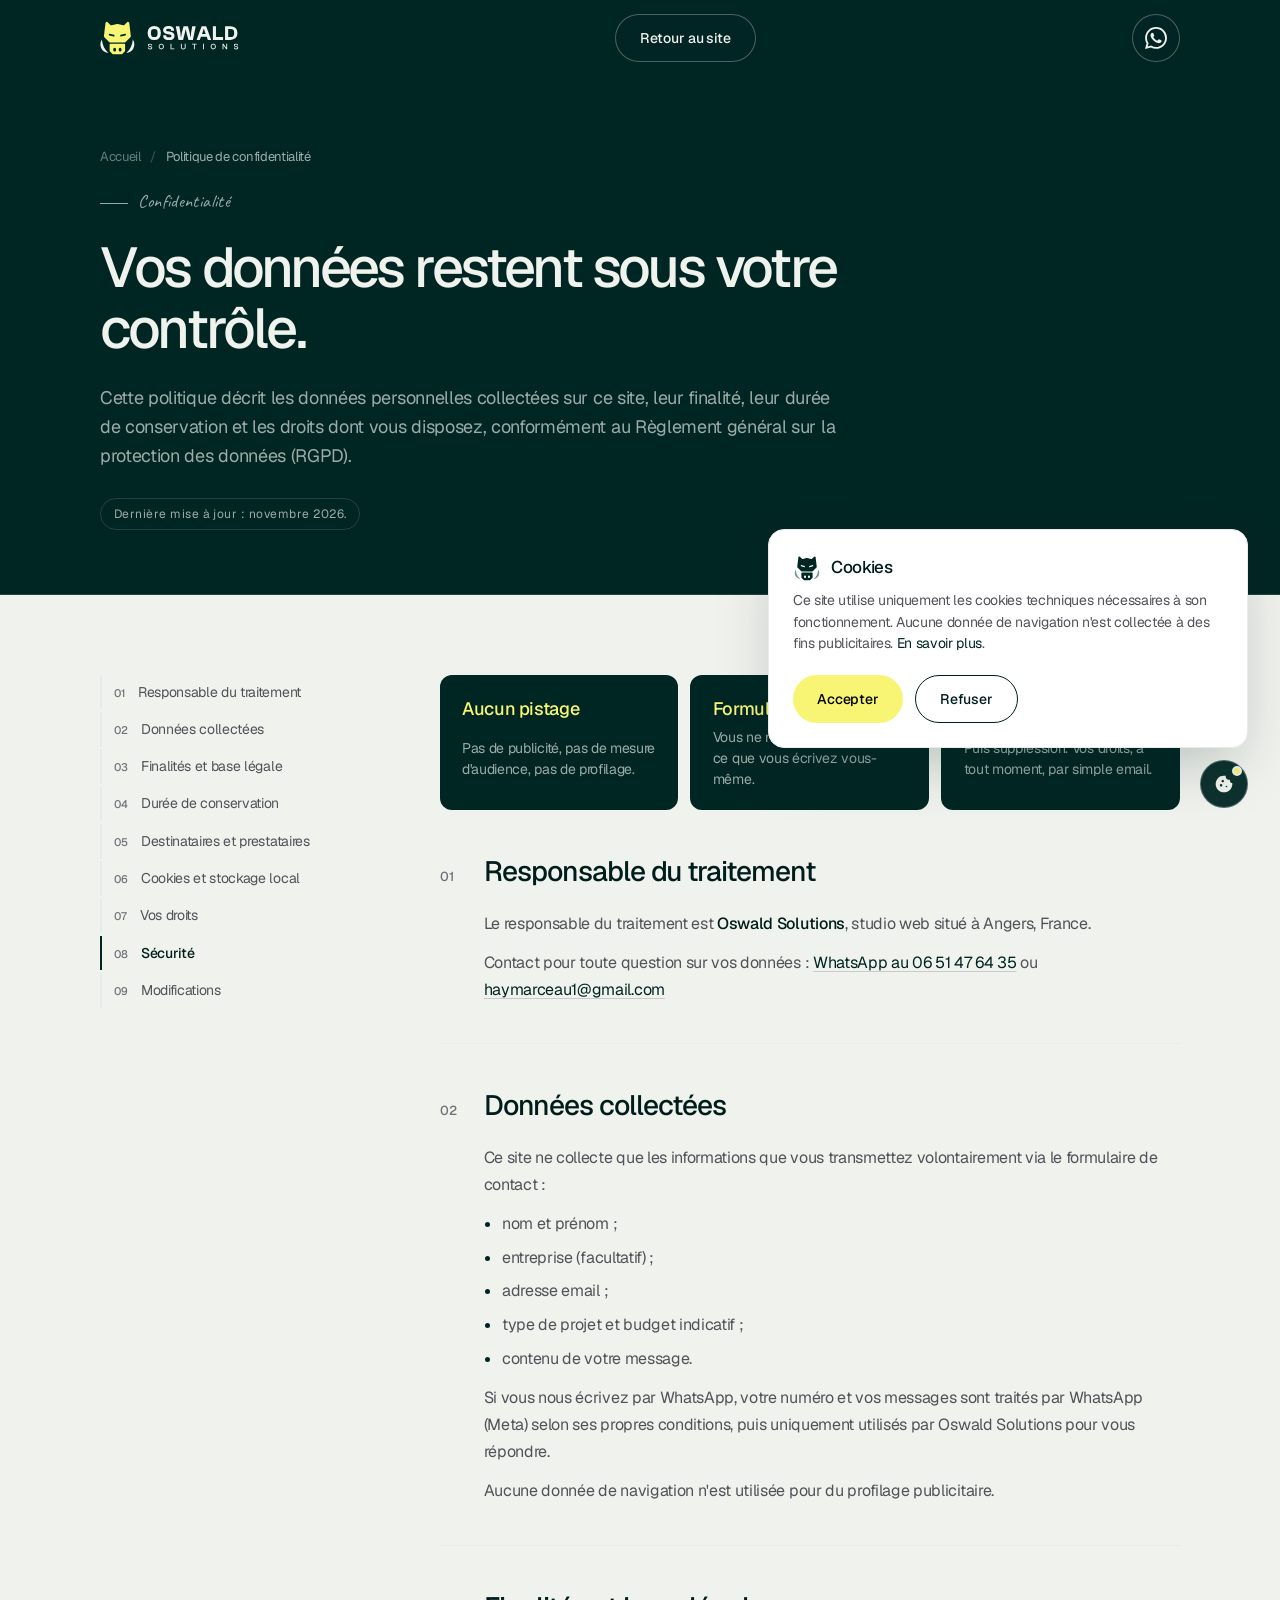
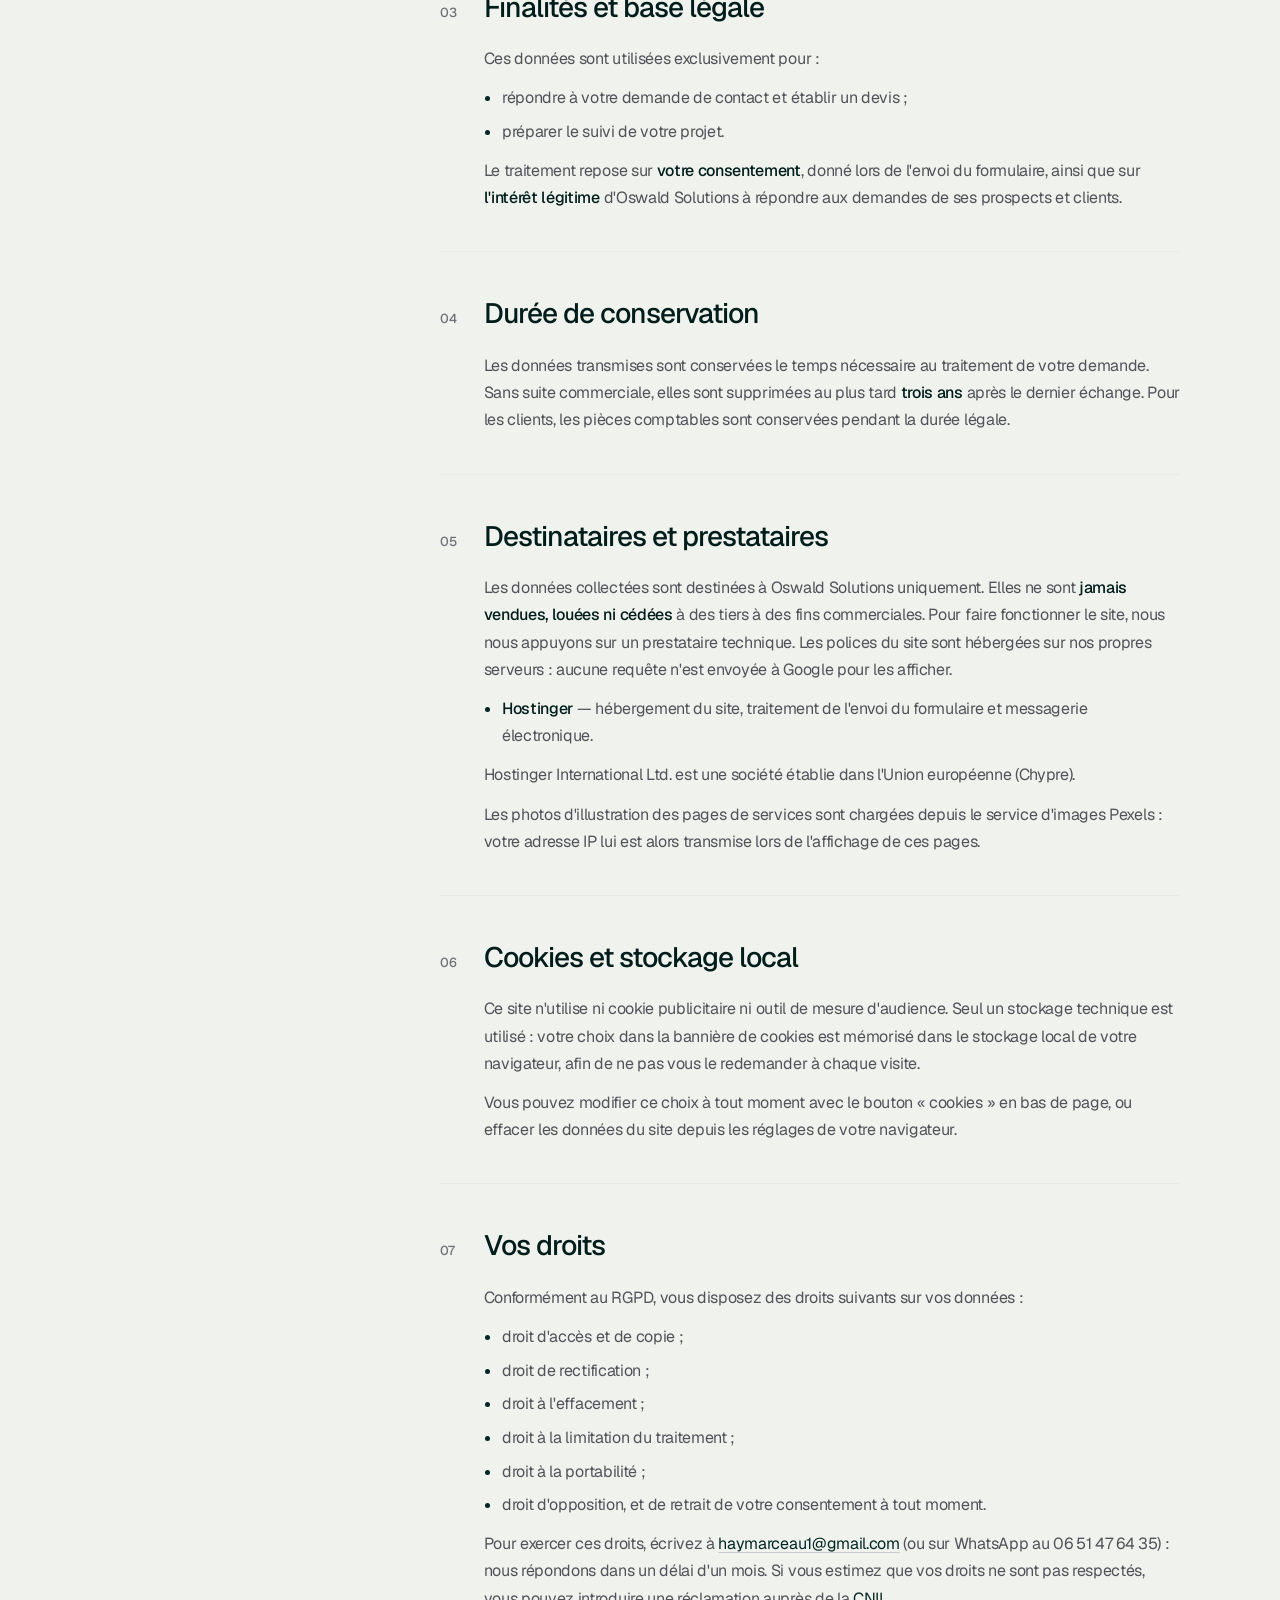
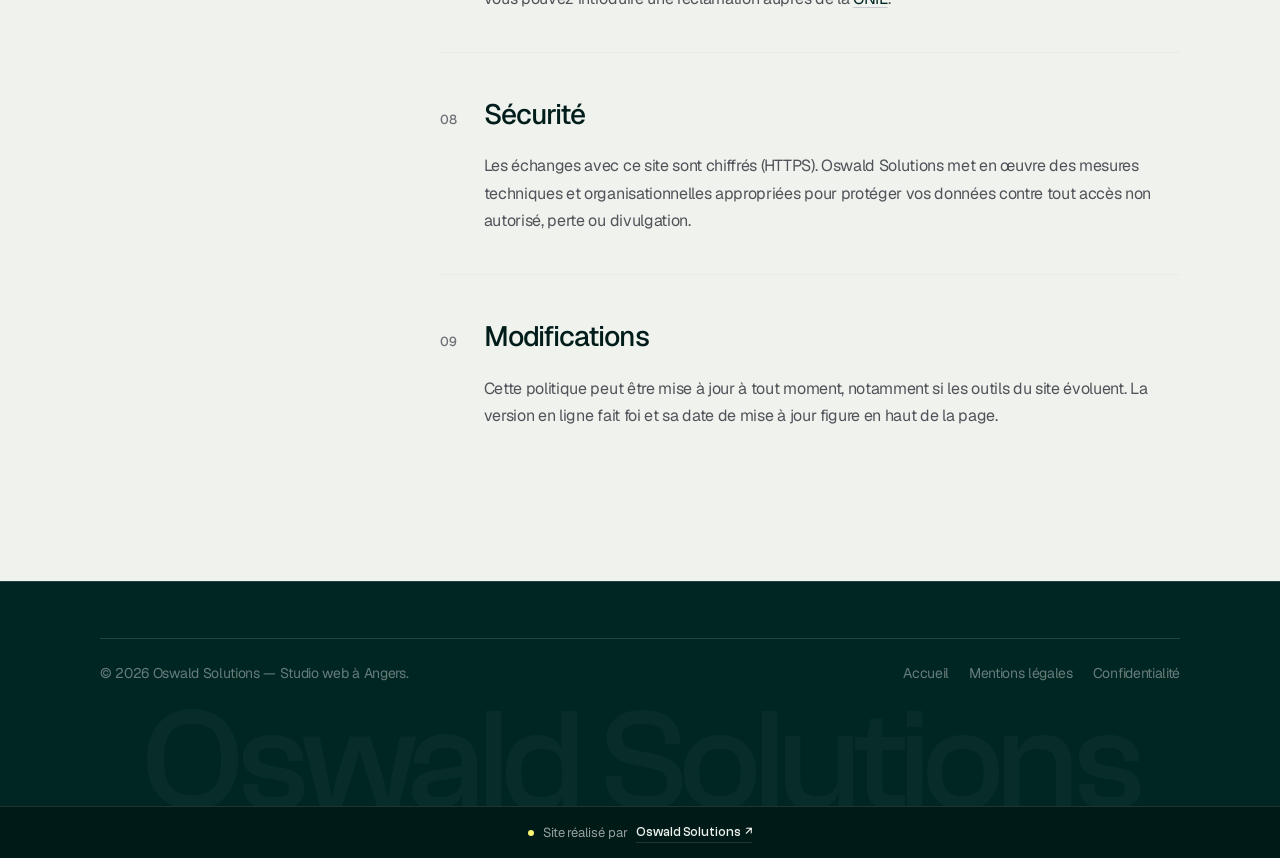
<file: confidentialite.html>
<!DOCTYPE html>
<html lang="fr">
<head>
  <meta charset="UTF-8">
  <meta name="viewport" content="width=device-width, initial-scale=1.0">
  <title>Politique de confidentialité — Oswald Solutions</title>
  <meta name="description" content="Politique de confidentialité du site Oswald Solutions : données collectées, finalités, durée de conservation et vos droits RGPD.">
  <link rel="canonical" href="https://oswaldsolutions.fr/confidentialite.html">
  <meta name="robots" content="noindex,follow">
  <meta name="author" content="Oswald Solutions">
  <meta name="theme-color" content="#002624">
  <link rel="icon" href="/favicon.ico" sizes="48x48">
  <link rel="icon" href="/assets/icons/favicon.svg" type="image/svg+xml">
  <link rel="apple-touch-icon" href="/apple-touch-icon.png">
  <link rel="manifest" href="/site.webmanifest">
  <meta property="og:site_name" content="Oswald Solutions">
  <meta property="og:locale" content="fr_FR">
  <meta property="og:type" content="website">
  <meta property="og:title" content="Politique de confidentialité — Oswald Solutions">
  <meta property="og:description" content="Politique de confidentialité du site Oswald Solutions : données collectées, finalités, durée de conservation et vos droits RGPD.">
  <meta property="og:url" content="https://oswaldsolutions.fr/confidentialite.html">
  <meta property="og:image" content="https://oswaldsolutions.fr/assets/og/og-legal.png">
  <meta property="og:image:type" content="image/png">
  <meta property="og:image:width" content="1200">
  <meta property="og:image:height" content="630">
  <meta property="og:image:alt" content="Politique de confidentialité — Oswald Solutions">
  <meta name="twitter:card" content="summary_large_image">
  <meta name="twitter:title" content="Politique de confidentialité — Oswald Solutions">
  <meta name="twitter:description" content="Politique de confidentialité du site Oswald Solutions : données collectées, finalités, durée de conservation et vos droits RGPD.">
  <meta name="twitter:image" content="https://oswaldsolutions.fr/assets/og/og-legal.png">
  <meta name="twitter:image:alt" content="Politique de confidentialité — Oswald Solutions">
  <link rel="preload" href="/assets/fonts/geist-variable.woff2" as="font" type="font/woff2" crossorigin>
  <link rel="stylesheet" href="assets/css/style.css?v=20262">
  <link rel="stylesheet" href="assets/css/breadcrumb.css?v=20260">
  <link rel="stylesheet" href="assets/css/animations.css?v=20261">
  <link rel="stylesheet" href="assets/css/mobilenav.css?v=20260">
  <link rel="stylesheet" href="assets/css/legal.css?v=20262">
  <script type="application/ld+json">
{
  "@context": "https://schema.org",
  "@graph": [
    {
      "@type": "WebPage",
      "@id": "https://oswaldsolutions.fr/confidentialite.html#webpage",
      "url": "https://oswaldsolutions.fr/confidentialite.html",
      "name": "Politique de confidentialité — Oswald Solutions",
      "description": "Politique de confidentialité du site Oswald Solutions : données collectées, finalités, durée de conservation et vos droits RGPD.",
      "inLanguage": "fr-FR",
      "isPartOf": {
        "@id": "https://oswaldsolutions.fr/#website"
      },
      "about": {
        "@id": "https://oswaldsolutions.fr/#organization"
      }
    },
    {
      "@type": "BreadcrumbList",
      "itemListElement": [
        {
          "@type": "ListItem",
          "position": 1,
          "name": "Accueil",
          "item": "https://oswaldsolutions.fr/"
        },
        {
          "@type": "ListItem",
          "position": 2,
          "name": "Politique de confidentialité",
          "item": "https://oswaldsolutions.fr/confidentialite.html"
        }
      ]
    }
  ]
}
  </script>
</head>
<body>
  <a class="skip-link" href="#main">Aller au contenu principal</a>

  <header class="site-header site-header--solid" id="site-header">
    <div class="container header__inner">
      <a href="index.html" class="logo" aria-label="Oswald Solutions — retour à l'accueil">
        <img class="logo__img" src="/assets/brand/logo-horizontal-fond-sombre.svg?v=2" alt="Oswald Solutions" width="432" height="106">
      </a>
      <a class="btn btn--outline" href="index.html"><span class="btn__label"><span class="btn__text">Retour au site</span><span class="btn__text btn__text--dupe" aria-hidden="true">Retour au site</span></span></a>
      <div class="whatsapp-wrap">
        <a class="btn btn--outline btn--round" href="https://wa.me/33651476435" target="_blank" rel="noopener" aria-label="Discuter sur WhatsApp au 06 51 47 64 35">
        <svg xmlns="http://www.w3.org/2000/svg" viewBox="0 0 24 24" fill="currentColor" aria-hidden="true">
          <path d="M17.472 14.382c-.297-.149-1.758-.867-2.03-.967-.273-.099-.471-.148-.67.15-.197.297-.767.966-.94 1.164-.173.199-.347.223-.644.075-.297-.15-1.255-.463-2.39-1.475-.883-.788-1.48-1.761-1.653-2.059-.173-.297-.018-.458.13-.606.134-.133.298-.347.446-.52.149-.174.198-.298.298-.497.099-.198.05-.371-.025-.52-.075-.149-.669-1.612-.916-2.207-.242-.579-.487-.5-.669-.51-.173-.008-.371-.01-.57-.01-.198 0-.52.074-.792.372-.272.297-1.04 1.016-1.04 2.479 0 1.462 1.065 2.875 1.213 3.074.149.198 2.096 3.2 5.077 4.487.709.306 1.262.489 1.694.625.712.227 1.36.195 1.871.118.571-.085 1.758-.719 2.006-1.413.248-.694.248-1.289.173-1.413-.074-.124-.272-.198-.57-.347m-5.421 7.403h-.004a9.87 9.87 0 0 1-5.031-1.378l-.361-.214-3.741.982.998-3.648-.235-.374a9.86 9.86 0 0 1-1.51-5.26c.001-5.45 4.436-9.884 9.888-9.884 2.64 0 5.122 1.03 6.988 2.898a9.825 9.825 0 0 1 2.893 6.994c-.003 5.45-4.437 9.884-9.885 9.884m8.413-18.297A11.815 11.815 0 0 0 12.05 0C5.495 0 .16 5.335.157 11.892c0 2.096.547 4.142 1.588 5.945L.057 24l6.305-1.654a11.882 11.882 0 0 0 5.683 1.448h.005c6.554 0 11.89-5.335 11.893-11.893a11.821 11.821 0 0 0-3.48-8.413z"/>
        </svg>
      </a>
        <span class="whatsapp-tip" role="tooltip" aria-hidden="true">Prendre contact simplement</span>
      </div>
    </div>
  </header>

  <main id="main">
    <section class="legal-hero" aria-labelledby="legal-title">
      <div class="container">
        <nav class="breadcrumb breadcrumb--dark" aria-label="Fil d'Ariane"><ol class="breadcrumb__list"><li><a class="breadcrumb__link breadcrumb__link--home" href="index.html"><svg class="breadcrumb__home" viewBox="0 0 24 24" fill="none" aria-hidden="true"><path d="M3 10.5 12 3l9 7.5V20a1 1 0 0 1-1 1h-5v-6h-6v6H4a1 1 0 0 1-1-1v-9.5Z" stroke="currentColor" stroke-width="1.6" stroke-linejoin="round"/></svg><span>Accueil</span></a></li><li><span class="breadcrumb__current" aria-current="page">Politique de confidentialité</span></li></ol></nav>
        <p class="label">Confidentialité</p>
        <h1 class="legal-hero__title" id="legal-title">Vos données restent sous votre contrôle.</h1>
        <p class="legal-hero__intro">Cette politique décrit les données personnelles collectées sur ce site, leur finalité, leur durée de conservation et les droits dont vous disposez, conformément au Règlement général sur la protection des données (RGPD).</p>
        <p class="legal-hero__updated">Dernière mise à jour : novembre 2026.</p>
      </div>
    </section>

    <section class="section legal">
      <div class="container legal__layout">
        <nav class="legal__toc" aria-label="Sommaire"></nav>
        <div class="legal__content">
        <div class="legal__summary" aria-label="L'essentiel">
          <div><strong>Aucun pistage</strong><span>Pas de publicité, pas de mesure d'audience, pas de profilage.</span></div>
          <div><strong>Formulaire uniquement</strong><span>Vous ne nous transmettez que ce que vous écrivez vous-même.</span></div>
          <div><strong>3 ans maximum</strong><span>Puis suppression. Vos droits, à tout moment, par simple email.</span></div>
        </div>

        <div class="legal__section">
          <h2>Responsable du traitement</h2>
          <p>Le responsable du traitement est <strong>Oswald Solutions</strong>, studio web situé à Angers, France.</p>
          <p>Contact pour toute question sur vos données : <a href="https://wa.me/33651476435" target="_blank" rel="noopener">WhatsApp au 06 51 47 64 35</a> ou <a href="mailto:haymarceau1@gmail.com">haymarceau1@gmail.com</a></p>
        </div>

        <div class="legal__section">
          <h2>Données collectées</h2>
          <p>Ce site ne collecte que les informations que vous transmettez volontairement via le formulaire de contact :</p>
          <ul>
            <li>nom et prénom ;</li>
            <li>entreprise (facultatif) ;</li>
            <li>adresse email ;</li>
            <li>type de projet et budget indicatif ;</li>
            <li>contenu de votre message.</li>
          </ul>
          <p>Si vous nous écrivez par WhatsApp, votre numéro et vos messages sont traités par WhatsApp (Meta) selon ses propres conditions, puis uniquement utilisés par Oswald Solutions pour vous répondre.</p>
          <p>Aucune donnée de navigation n'est utilisée pour du profilage publicitaire.</p>
        </div>

        <div class="legal__section">
          <h2>Finalités et base légale</h2>
          <p>Ces données sont utilisées exclusivement pour :</p>
          <ul>
            <li>répondre à votre demande de contact et établir un devis ;</li>
            <li>préparer le suivi de votre projet.</li>
          </ul>
          <p>Le traitement repose sur <strong>votre consentement</strong>, donné lors de l'envoi du formulaire, ainsi que sur <strong>l'intérêt légitime</strong> d'Oswald Solutions à répondre aux demandes de ses prospects et clients.</p>
        </div>

        <div class="legal__section">
          <h2>Durée de conservation</h2>
          <p>Les données transmises sont conservées le temps nécessaire au traitement de votre demande. Sans suite commerciale, elles sont supprimées au plus tard <strong>trois ans</strong> après le dernier échange. Pour les clients, les pièces comptables sont conservées pendant la durée légale.</p>
        </div>

        <div class="legal__section">
          <h2>Destinataires et prestataires</h2>
          <p>Les données collectées sont destinées à Oswald Solutions uniquement. Elles ne sont <strong>jamais vendues, louées ni cédées</strong> à des tiers à des fins commerciales. Pour faire fonctionner le site, nous nous appuyons sur un prestataire technique. Les polices du site sont hébergées sur nos propres serveurs : aucune requête n'est envoyée à Google pour les afficher.</p>
          <ul>
            <li><strong>Hostinger</strong> — hébergement du site, traitement de l'envoi du formulaire et messagerie électronique.</li>
          </ul>
          <p>Hostinger International Ltd. est une société établie dans l'Union européenne (Chypre).</p>
          <p>Les photos d'illustration des pages de services sont chargées depuis le service d'images Pexels : votre adresse IP lui est alors transmise lors de l'affichage de ces pages.</p>
        </div>

        <div class="legal__section">
          <h2>Cookies et stockage local</h2>
          <p>Ce site n'utilise ni cookie publicitaire ni outil de mesure d'audience. Seul un stockage technique est utilisé : votre choix dans la bannière de cookies est mémorisé dans le stockage local de votre navigateur, afin de ne pas vous le redemander à chaque visite.</p>
          <p>Vous pouvez modifier ce choix à tout moment avec le bouton « cookies » en bas de page, ou effacer les données du site depuis les réglages de votre navigateur.</p>
        </div>

        <div class="legal__section">
          <h2>Vos droits</h2>
          <p>Conformément au RGPD, vous disposez des droits suivants sur vos données :</p>
          <ul>
            <li>droit d'accès et de copie ;</li>
            <li>droit de rectification ;</li>
            <li>droit à l'effacement ;</li>
            <li>droit à la limitation du traitement ;</li>
            <li>droit à la portabilité ;</li>
            <li>droit d'opposition, et de retrait de votre consentement à tout moment.</li>
          </ul>
          <p>Pour exercer ces droits, écrivez à <a href="mailto:haymarceau1@gmail.com">haymarceau1@gmail.com</a> (ou sur WhatsApp au 06 51 47 64 35) : nous répondons dans un délai d'un mois. Si vous estimez que vos droits ne sont pas respectés, vous pouvez introduire une réclamation auprès de la <a href="https://www.cnil.fr" target="_blank" rel="noopener">CNIL</a>.</p>
        </div>

        <div class="legal__section">
          <h2>Sécurité</h2>
          <p>Les échanges avec ce site sont chiffrés (HTTPS). Oswald Solutions met en œuvre des mesures techniques et organisationnelles appropriées pour protéger vos données contre tout accès non autorisé, perte ou divulgation.</p>
        </div>

        <div class="legal__section">
          <h2>Modifications</h2>
          <p>Cette politique peut être mise à jour à tout moment, notamment si les outils du site évoluent. La version en ligne fait foi et sa date de mise à jour figure en haut de la page.</p>
        </div>
        </div>
      </div>
    </section>
  </main>

  <footer class="site-footer legal-footer">
    <div class="container">
      <div class="footer__bottom">
        <p>© <span id="year">2026</span> Oswald Solutions — Studio web à Angers.</p>
        <ul class="footer__legal">
          <li><a href="index.html">Accueil</a></li>
          <li><a href="mentions-legales.html">Mentions légales</a></li>
          <li><a href="confidentialite.html">Confidentialité</a></li>
        </ul>
      </div>
    </div>
  </footer>

  <aside class="cookie-banner" id="cookie-banner" aria-label="Bannière de consentement aux cookies">
    <div class="cookie-banner__content">
      <div class="cookie-banner__heading">
        <img class="cookie-banner__icon" src="/assets/brand/icone-fond-clair.svg" alt="" width="28" height="28">
        <h2 class="cookie-banner__title">Cookies</h2>
      </div>
      <p class="cookie-banner__text">Ce site utilise uniquement les cookies techniques nécessaires à son fonctionnement. Aucune donnée de navigation n'est collectée à des fins publicitaires. <a href="confidentialite.html">En savoir plus</a>.</p>
      <div class="cookie-banner__actions">
        <button class="btn btn--primary" type="button" data-cookie="accept"><span class="btn__label"><span class="btn__text">Accepter</span><span class="btn__text btn__text--dupe" aria-hidden="true">Accepter</span></span></button>
        <button class="btn btn--ghost" type="button" data-cookie="decline"><span class="btn__label"><span class="btn__text">Refuser</span><span class="btn__text btn__text--dupe" aria-hidden="true">Refuser</span></span></button>
      </div>
    </div>
  </aside>

  <button class="cookie-btn" id="cookie-btn" type="button" aria-label="Gérer le consentement aux cookies">
    <svg class="cookie-btn__icon" viewBox="0 0 24 24" fill="currentColor" xmlns="http://www.w3.org/2000/svg" aria-hidden="true">
      <path fill="currentColor" d="M12 22q-2.075 0-3.9-.788t-3.175-2.137T2.788 15.9T2 12q0-1.875.725-3.675T4.75 5.112t3.125-2.275t4-.862q.525 0 1.075.05t1.125.175q-.225 1.125.15 2.125t1.125 1.662t1.788.913t2.137-.125q-.65 1.475.188 2.825T21.95 11q.025.275.038.512t.012.513q0 2.05-.788 3.862t-2.137 3.175t-3.175 2.15T12 22m-1.5-12q.625 0 1.063-.437T12 8.5t-.437-1.062T10.5 7t-1.062.438T9 8.5t.438 1.063T10.5 10m-2 5q.625 0 1.063-.437T10 13.5t-.437-1.062T8.5 12t-1.062.438T7 13.5t.438 1.063T8.5 15m6.5 1q.425 0 .713-.288T16 15t-.288-.712T15 14t-.712.288T14 15t.288.713T15 16"/>
    </svg>
    <span class="cookie-btn__dot" aria-hidden="true"></span>
  </button>

  <a class="back-to-top" href="#top" id="back-to-top" aria-label="Retour en haut de page">
<svg class="back-to-top__icon current-color" xmlns="http://www.w3.org/2000/svg" viewBox="0 0 24 24" fill="currentColor" aria-hidden="true">
      <path d="M4 12l1.41 1.41L11 7.83V20h2V7.83l5.58 5.59L20 12l-8-8-8 8z"/>
    </svg>
  </a>

  <script src="assets/js/main.js?v=20263" defer></script>
  <script src="assets/js/animations.js?v=20261" defer></script>
  <script src="assets/js/legal.js?v=20260" defer></script>
  <script src="assets/js/oswald-credit.js?v=20260" defer></script>
</body>
</html>
</file>
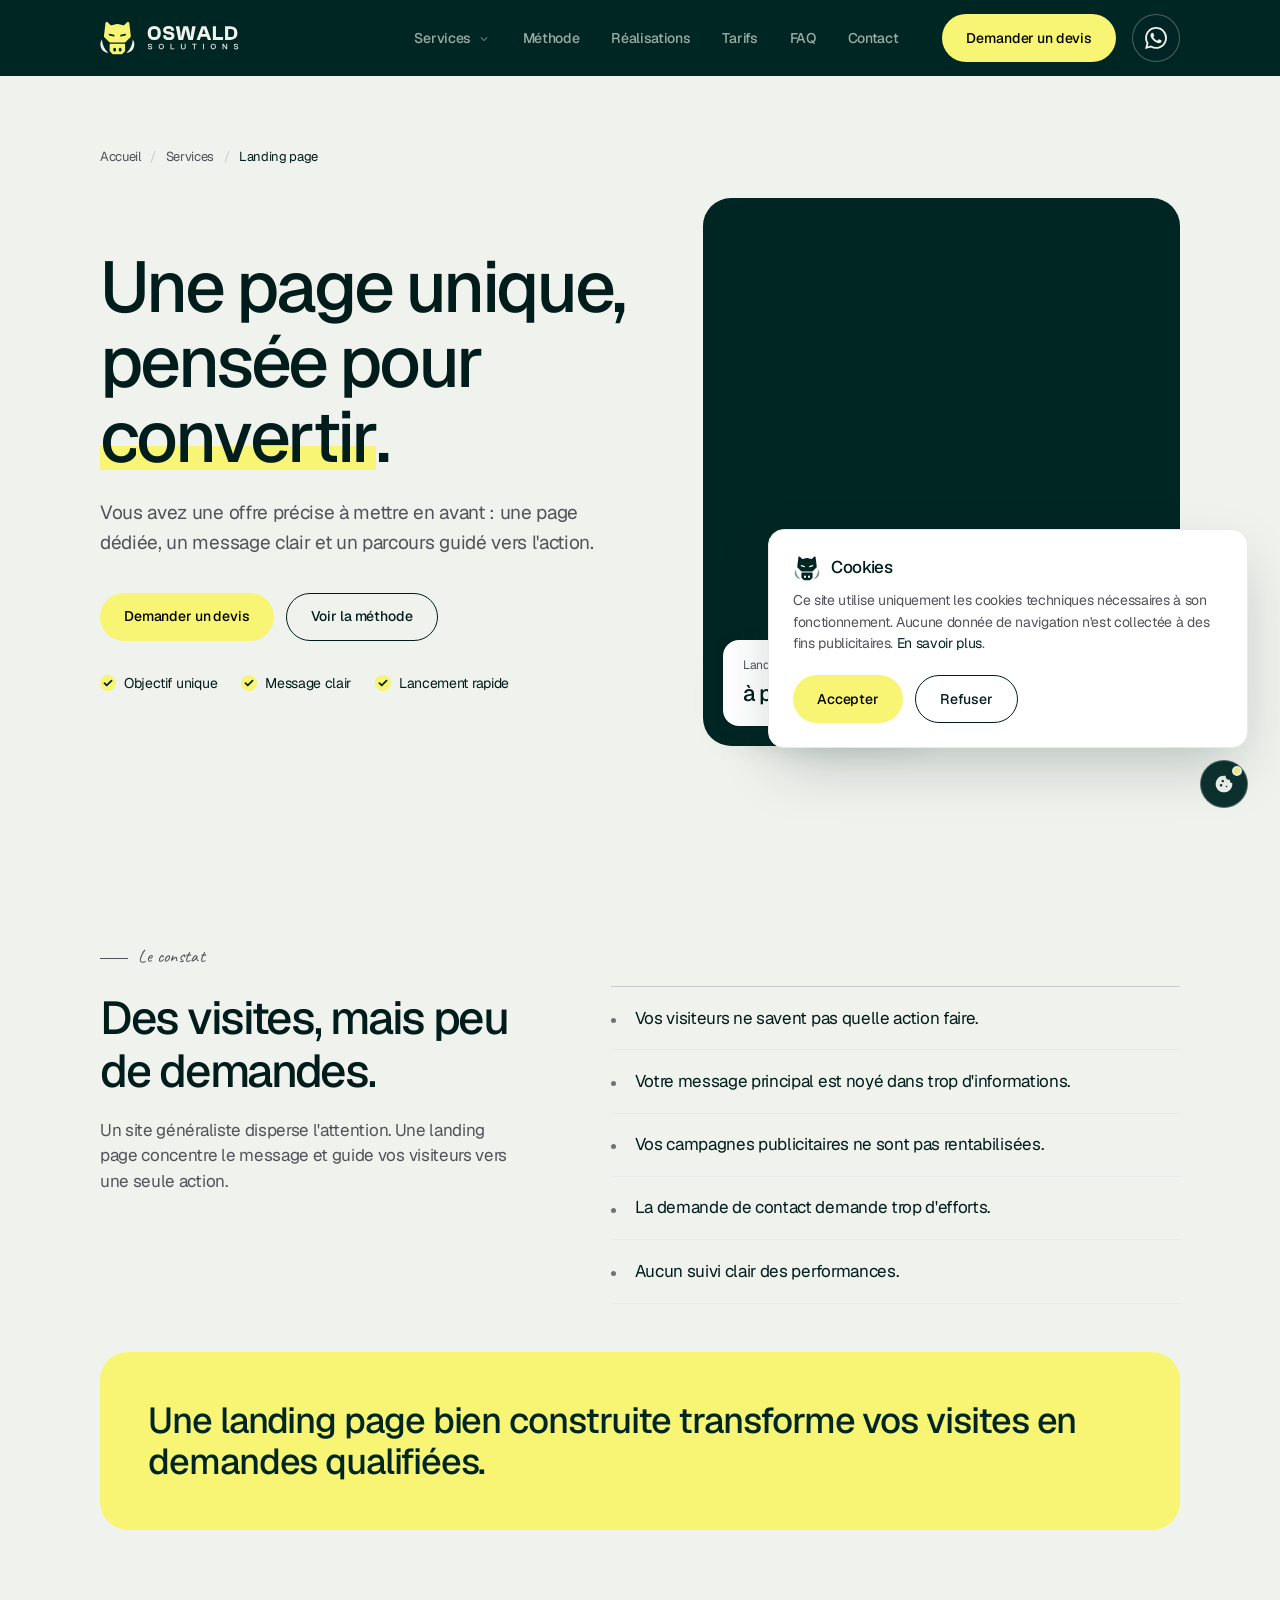
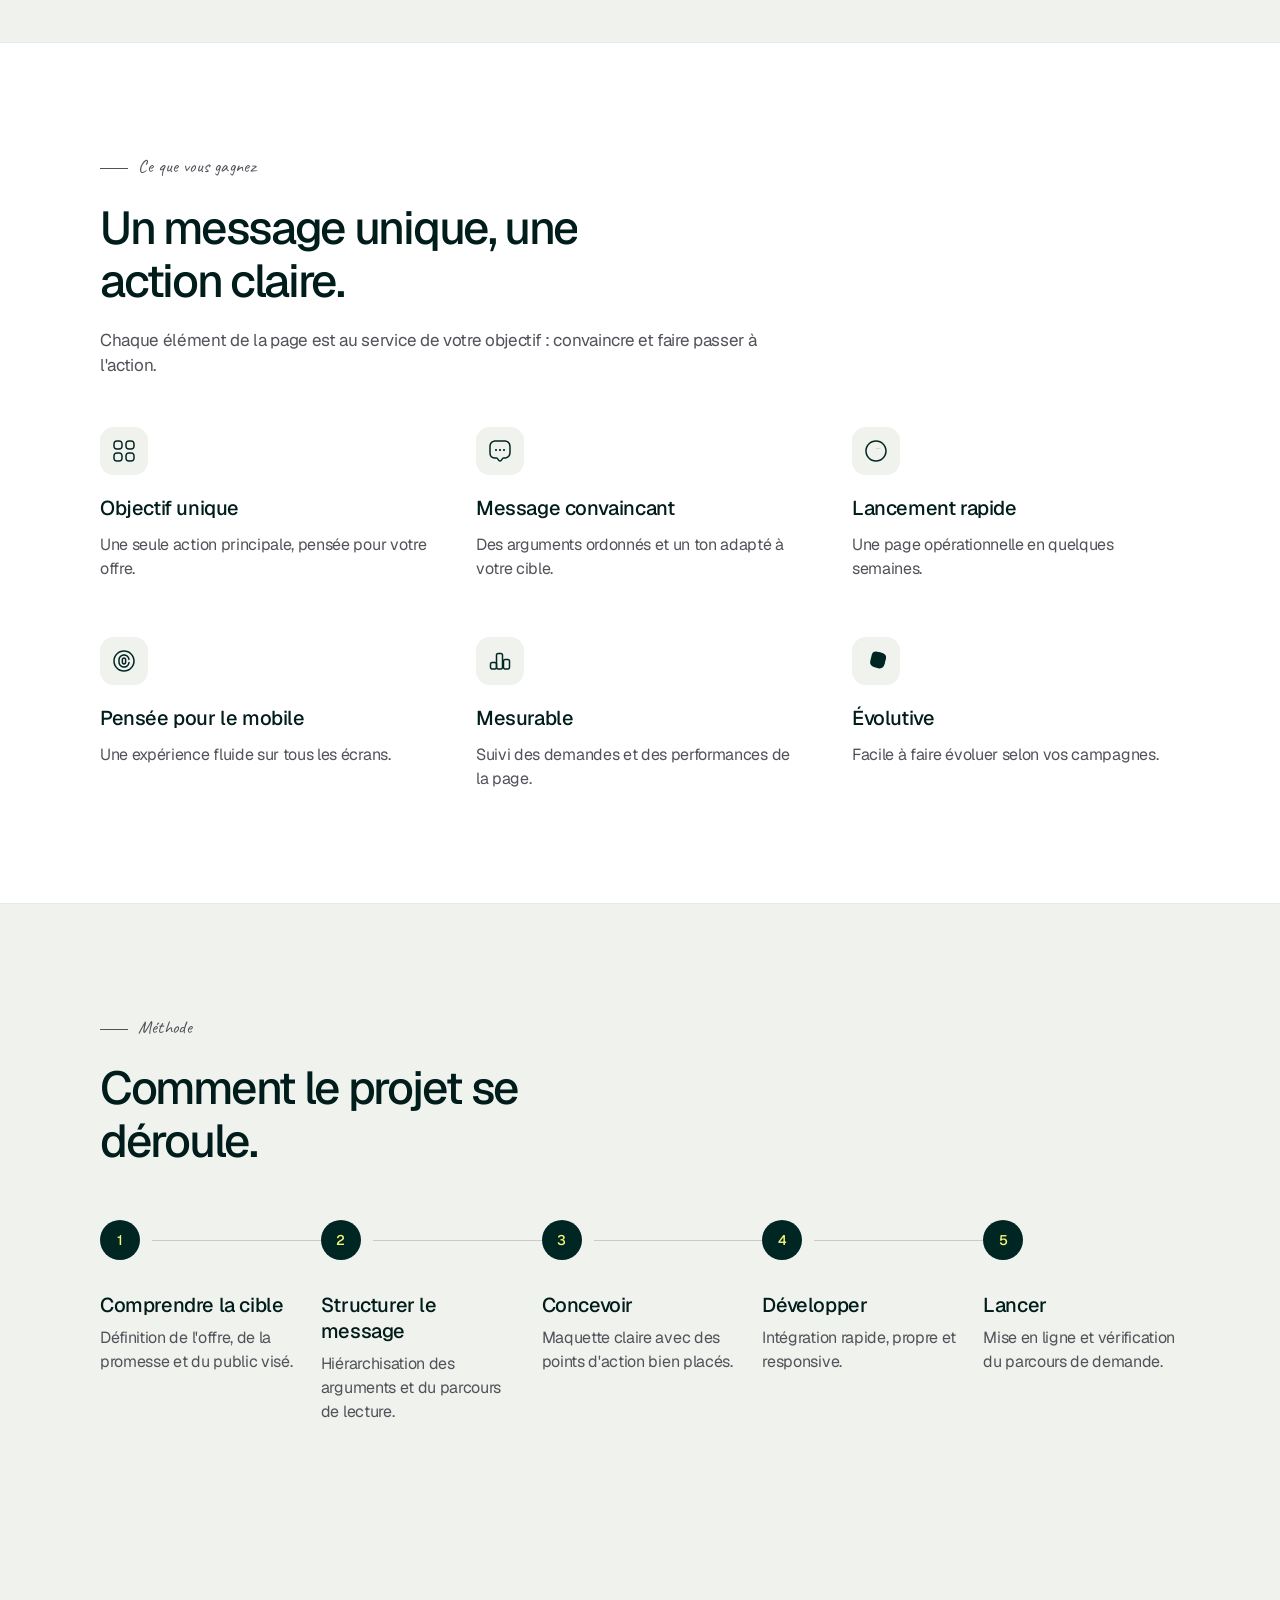
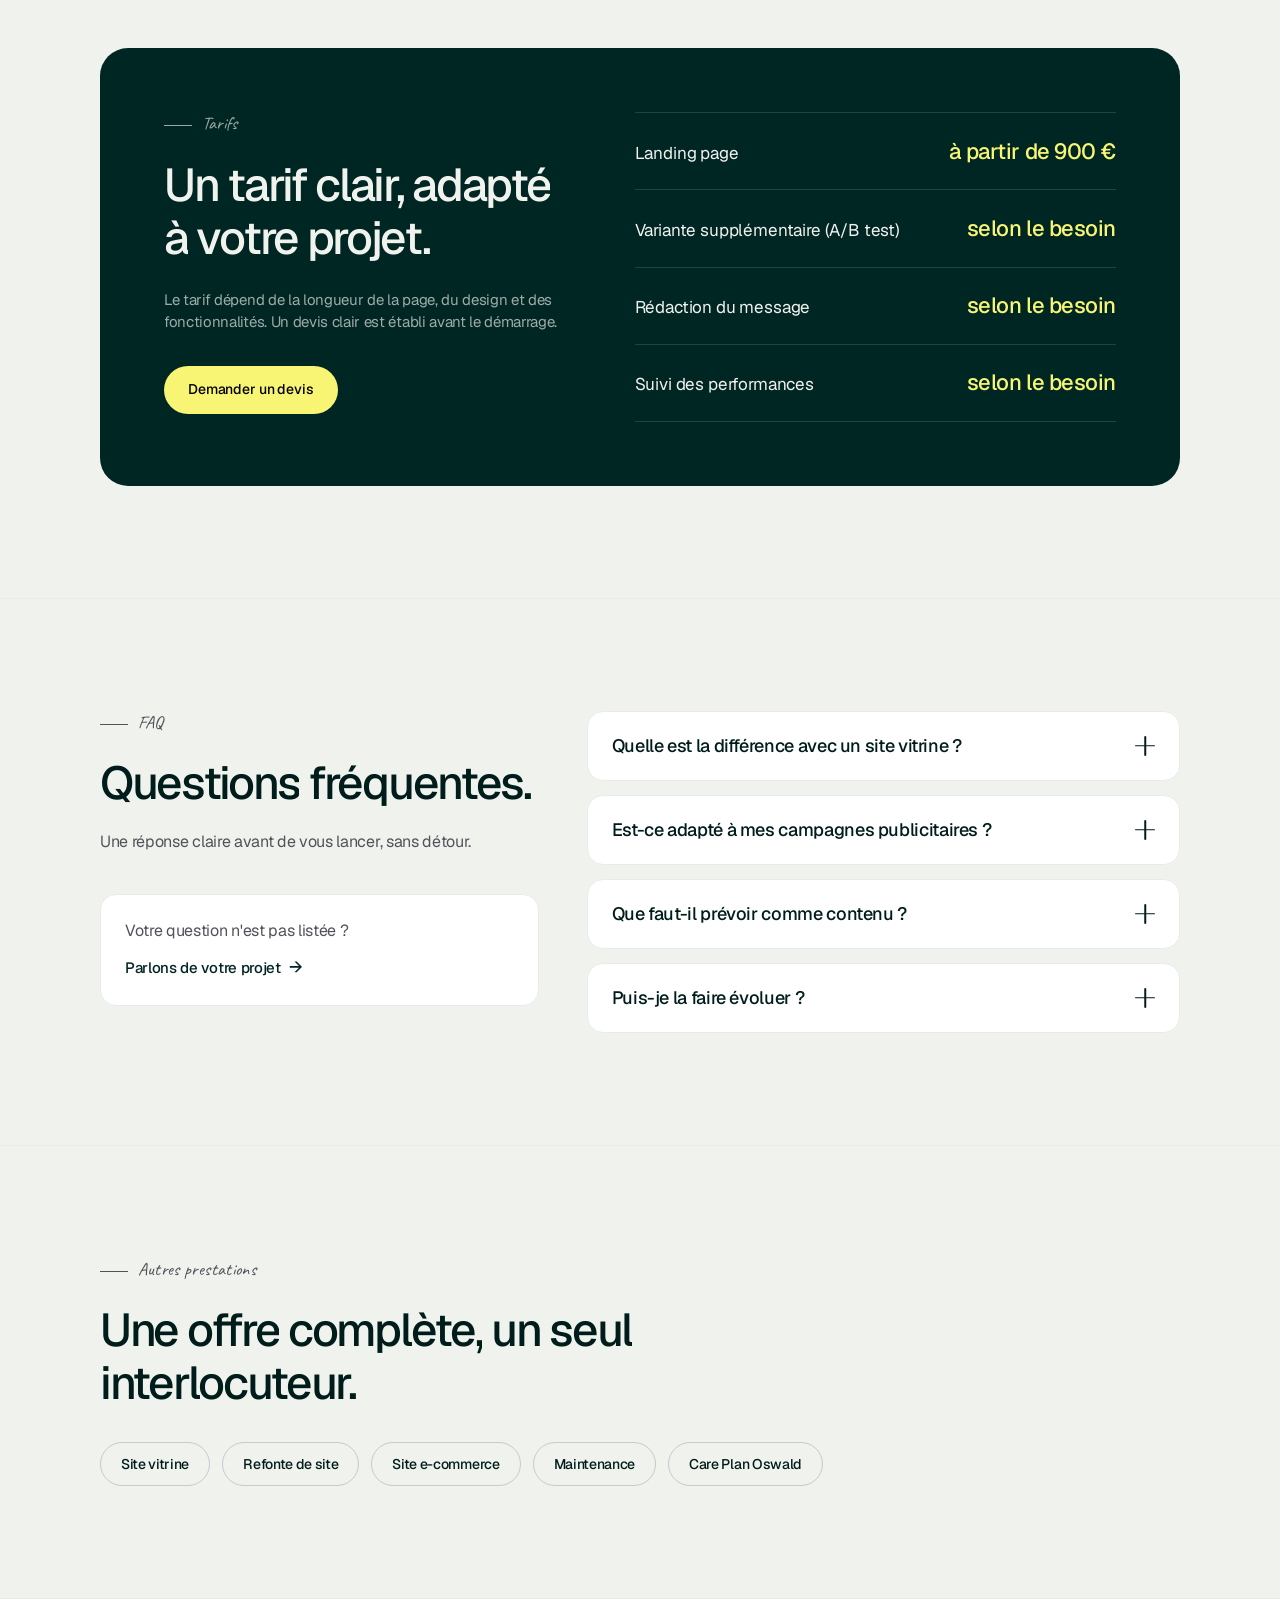
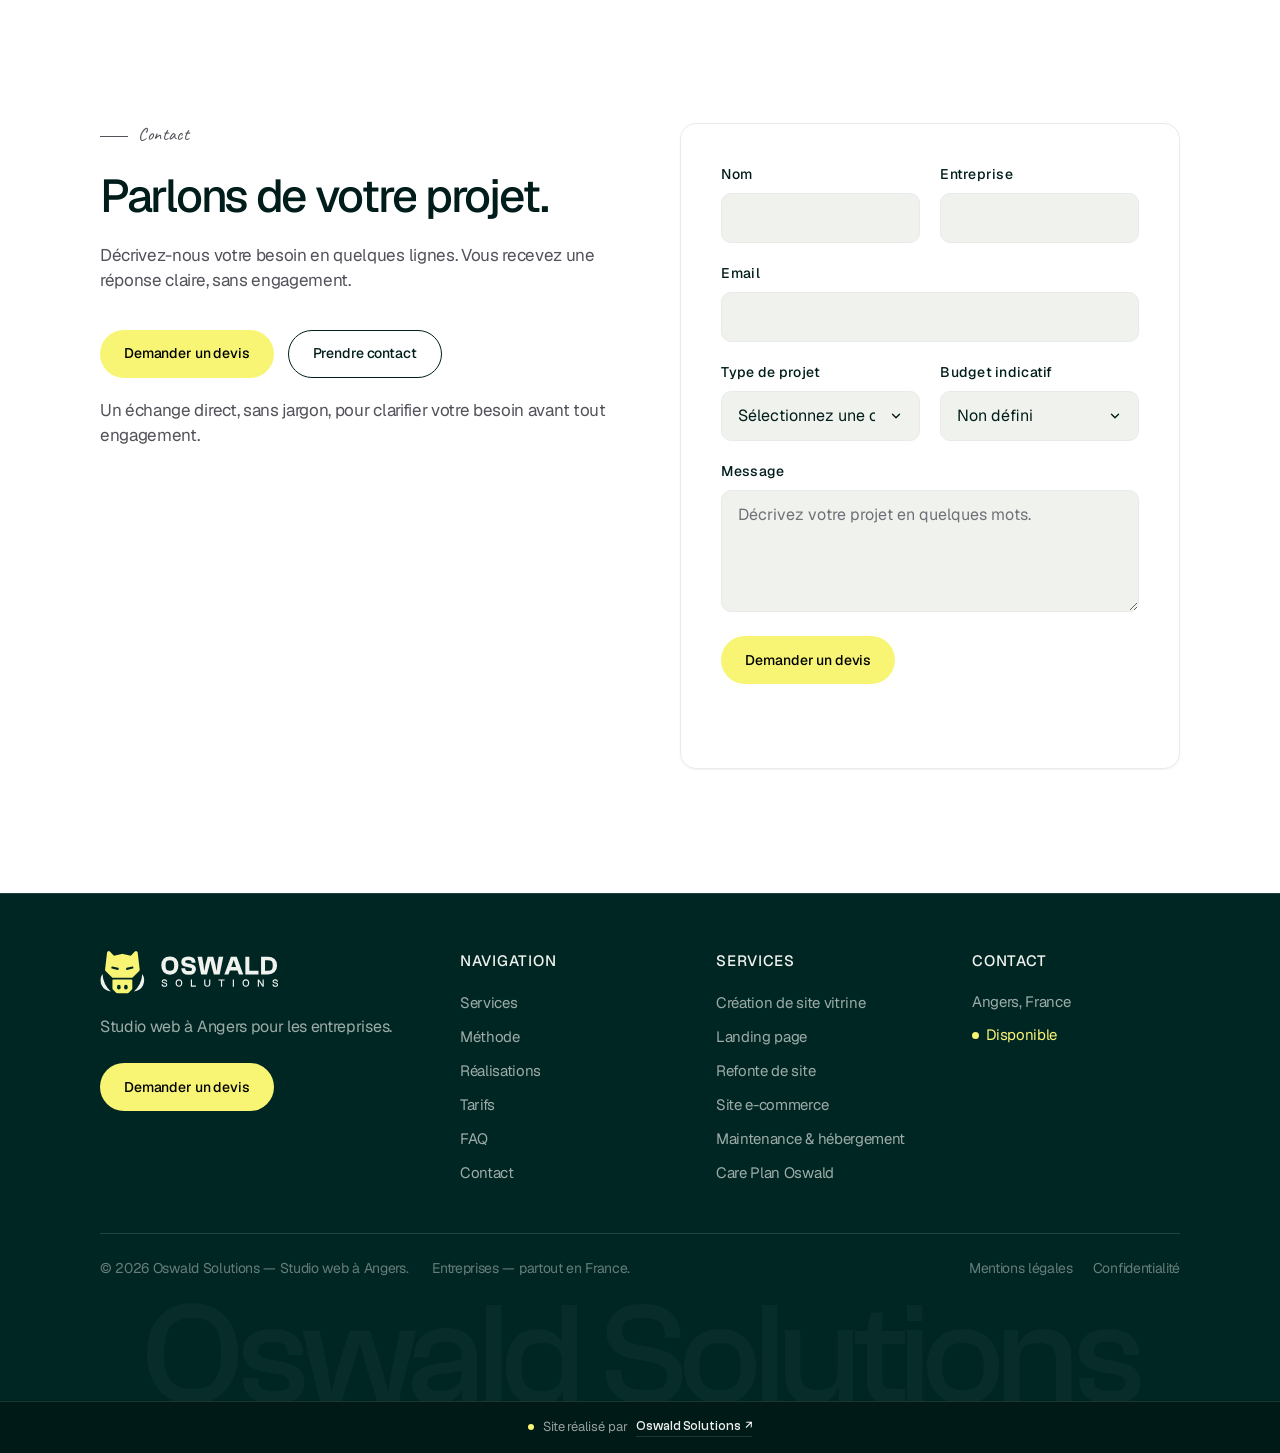
<file: landing-page.html>
<!DOCTYPE html>
<html lang="fr">
<head>
  <meta charset="UTF-8">
  <meta name="viewport" content="width=device-width, initial-scale=1.0">
  <title>Création de landing page qui convertit — Oswald Solutions</title>
  <meta name="description" content="Création de landing page à fort potentiel de conversion pour vos offres, événements et campagnes publicitaires.">
  <link rel="canonical" href="https://oswaldsolutions.fr/landing-page.html">
  <meta name="robots" content="index,follow,max-image-preview:large,max-snippet:-1">
  <meta name="author" content="Oswald Solutions">
  <meta name="theme-color" content="#002624">
  <link rel="icon" href="/favicon.ico" sizes="48x48">
  <link rel="icon" href="/assets/icons/favicon.svg" type="image/svg+xml">
  <link rel="apple-touch-icon" href="/apple-touch-icon.png">
  <link rel="manifest" href="/site.webmanifest">
  <meta property="og:site_name" content="Oswald Solutions">
  <meta property="og:locale" content="fr_FR">
  <meta property="og:type" content="website">
  <meta property="og:title" content="Création de landing page qui convertit — Oswald Solutions">
  <meta property="og:description" content="Création de landing page à fort potentiel de conversion pour vos offres, événements et campagnes publicitaires.">
  <meta property="og:url" content="https://oswaldsolutions.fr/landing-page.html">
  <meta property="og:image" content="https://oswaldsolutions.fr/assets/og/og-landing-page.png">
  <meta property="og:image:type" content="image/png">
  <meta property="og:image:width" content="1200">
  <meta property="og:image:height" content="630">
  <meta property="og:image:alt" content="Création de landing page — Oswald Solutions, une page qui donne envie d’agir">
  <meta name="twitter:card" content="summary_large_image">
  <meta name="twitter:title" content="Création de landing page qui convertit — Oswald Solutions">
  <meta name="twitter:description" content="Création de landing page à fort potentiel de conversion pour vos offres, événements et campagnes publicitaires.">
  <meta name="twitter:image" content="https://oswaldsolutions.fr/assets/og/og-landing-page.png">
  <meta name="twitter:image:alt" content="Création de landing page — Oswald Solutions, une page qui donne envie d’agir">
  <link rel="preload" href="/assets/fonts/geist-variable.woff2" as="font" type="font/woff2" crossorigin>
  <link rel="stylesheet" href="assets/css/style.css?v=20262">
  <link rel="stylesheet" href="assets/css/breadcrumb.css?v=20260">
  <link rel="stylesheet" href="assets/css/animations.css?v=20261">
  <link rel="stylesheet" href="assets/css/mobilenav.css?v=20260">
  <link rel="stylesheet" href="assets/css/megamenu.css?v=20260">
  <link rel="stylesheet" href="assets/css/service.css?v=20260">
  <script type="application/ld+json">
{
  "@context": "https://schema.org",
  "@graph": [
    {
      "@type": "WebPage",
      "@id": "https://oswaldsolutions.fr/landing-page.html#webpage",
      "url": "https://oswaldsolutions.fr/landing-page.html",
      "name": "Création de landing page qui convertit — Oswald Solutions",
      "description": "Création de landing page à fort potentiel de conversion pour vos offres, événements et campagnes publicitaires.",
      "inLanguage": "fr-FR",
      "isPartOf": {
        "@id": "https://oswaldsolutions.fr/#website"
      },
      "about": {
        "@id": "https://oswaldsolutions.fr/#organization"
      }
    },
    {
      "@type": "Service",
      "@id": "https://oswaldsolutions.fr/landing-page.html#service",
      "name": "Landing page",
      "serviceType": "Landing page",
      "description": "Création de landing page à fort potentiel de conversion pour vos offres, événements et campagnes publicitaires.",
      "url": "https://oswaldsolutions.fr/landing-page.html",
      "provider": {
        "@id": "https://oswaldsolutions.fr/#organization"
      },
      "areaServed": {
        "@type": "Country",
        "name": "France"
      }
    },
    {
      "@type": "BreadcrumbList",
      "itemListElement": [
        {
          "@type": "ListItem",
          "position": 1,
          "name": "Accueil",
          "item": "https://oswaldsolutions.fr/"
        },
        {
          "@type": "ListItem",
          "position": 2,
          "name": "Services",
          "item": "https://oswaldsolutions.fr/#services"
        },
        {
          "@type": "ListItem",
          "position": 3,
          "name": "Landing page",
          "item": "https://oswaldsolutions.fr/landing-page.html"
        }
      ]
    },
    {
      "@type": "FAQPage",
      "mainEntity": [
        {
          "@type": "Question",
          "name": "Quelle est la différence avec un site vitrine ?",
          "acceptedAnswer": {
            "@type": "Answer",
            "text": "Une landing page est dédiée à une seule offre et un seul objectif de conversion, alors qu'un site vitrine présente l'ensemble de votre activité."
          }
        },
        {
          "@type": "Question",
          "name": "Est-ce adapté à mes campagnes publicitaires ?",
          "acceptedAnswer": {
            "@type": "Answer",
            "text": "Oui, c'est même le cas d'usage principal : la page reçoit le trafic de vos campagnes et le transforme en demandes."
          }
        },
        {
          "@type": "Question",
          "name": "Que faut-il prévoir comme contenu ?",
          "acceptedAnswer": {
            "@type": "Answer",
            "text": "Les informations essentielles sur votre offre suffisent au départ ; le message est ensuite structuré et rédigé ensemble."
          }
        },
        {
          "@type": "Question",
          "name": "Puis-je la faire évoluer ?",
          "acceptedAnswer": {
            "@type": "Answer",
            "text": "Oui, une landing page est simple à faire évoluer selon vos campagnes et vos résultats."
          }
        }
      ]
    }
  ]
}
  </script>
</head>
<body class="service-page">
  <a class="skip-link" href="#main">Aller au contenu principal</a>

  <header class="site-header site-header--solid" id="site-header">
    <div class="container header__inner">
      <a href="index.html" class="logo" aria-label="Oswald Solutions — retour à l'accueil">
        <img class="logo__img" src="/assets/brand/logo-horizontal-fond-sombre.svg?v=2" alt="Oswald Solutions" width="432" height="106">
      </a>

      <nav class="site-nav" id="site-nav" aria-label="Navigation principale">
        <ul class="site-nav__list">
          <li class="has-dropdown">
            <a href="index.html#services" class="nav-link" id="nav-services" aria-haspopup="true" aria-expanded="false" aria-controls="services-dropdown">
              Services
              <svg class="nav-link__chevron" xmlns="http://www.w3.org/2000/svg" viewBox="0 0 24 24" fill="currentColor" aria-hidden="true">
<path d="M7.41 8.59L12 13.17l4.59-4.58L18 10l-6 6-6-6 1.41-1.41z"/>
</svg>
            </a>
            <div class="dropdown" id="services-dropdown">
              <div class="dropdown__grid">
<a class="dropdown__item" href="site-vitrine.html">
  <span class="dropdown__icon"><svg class="current-color" viewBox="0 0 24 24" fill="none" xmlns="http://www.w3.org/2000/svg">
<path d="M17.56 17.97H6.44C2.46 17.97 1.25 16.76 1.25 12.78V6.44C1.25 2.46 2.46 1.25 6.44 1.25H17.55C21.53 1.25 22.74 2.46 22.74 6.44V12.77C22.75 16.76 21.54 17.97 17.56 17.97ZM6.44 2.75C3.3 2.75 2.75 3.3 2.75 6.44V12.77C2.75 15.91 3.3 16.46 6.44 16.46H17.55C20.69 16.46 21.24 15.91 21.24 12.77V6.44C21.24 3.3 20.69 2.75 17.55 2.75H6.44Z" fill="currentColor"/>
<path d="M12 22.75C11.59 22.75 11.25 22.41 11.25 22V17.22C11.25 16.81 11.59 16.47 12 16.47C12.41 16.47 12.75 16.81 12.75 17.22V22C12.75 22.41 12.41 22.75 12 22.75Z" fill="currentColor"/>
<path d="M22 13.75H2C1.59 13.75 1.25 13.41 1.25 13C1.25 12.59 1.59 12.25 2 12.25H22C22.41 12.25 22.75 12.59 22.75 13C22.75 13.41 22.41 13.75 22 13.75Z" fill="currentColor"/>
<path d="M16.5 22.75H7.5C7.09 22.75 6.75 22.41 6.75 22C6.75 21.59 7.09 21.25 7.5 21.25H16.5C16.91 21.25 17.25 21.59 17.25 22C17.25 22.41 16.91 22.75 16.5 22.75Z" fill="currentColor"/>
</svg></span>
  <span class="dropdown__copy">
    <strong>Site vitrine</strong>
    <span>Une présence professionnelle pour votre entreprise.</span>
  </span>
                </a>
<a class="dropdown__item is-current" href="landing-page.html">
  <span class="dropdown__icon"><svg class="current-color" viewBox="0 0 24 24" fill="none" xmlns="http://www.w3.org/2000/svg">
<path d="M12 22.81C11.31 22.81 10.66 22.46 10.2 21.85L8.7 19.85C8.67 19.81 8.55 19.76 8.5 19.75H8C3.83 19.75 1.25 18.62 1.25 13V8C1.25 3.58 3.58 1.25 8 1.25H16C20.42 1.25 22.75 3.58 22.75 8V13C22.75 17.42 20.42 19.75 16 19.75H15.5C15.42 19.75 15.35 19.79 15.3 19.85L13.8 21.85C13.34 22.46 12.69 22.81 12 22.81ZM8 2.75C4.42 2.75 2.75 4.42 2.75 8V13C2.75 17.52 4.3 18.25 8 18.25H8.5C9.01 18.25 9.59 18.54 9.9 18.95L11.4 20.95C11.75 21.41 12.25 21.41 12.6 20.95L14.1 18.95C14.43 18.51 14.95 18.25 15.5 18.25H16C19.58 18.25 21.25 16.58 21.25 13V8C21.25 4.42 19.58 2.75 16 2.75H8Z" fill="currentColor"/>
<path d="M12 12C11.44 12 11 11.55 11 11C11 10.45 11.45 10 12 10C12.55 10 13 10.45 13 11C13 11.55 12.56 12 12 12Z" fill="currentColor"/>
<path d="M16 12C15.44 12 15 11.55 15 11C15 10.45 15.45 10 16 10C16.55 10 17 10.45 17 11C17 11.55 16.56 12 16 12Z" fill="currentColor"/>
<path d="M8 12C7.44 12 7 11.55 7 11C7 10.45 7.45 10 8 10C8.55 10 9 10.45 9 11C9 11.55 8.56 12 8 12Z" fill="currentColor"/>
</svg></span>
  <span class="dropdown__copy">
    <strong>Landing page</strong>
    <span>Une page pensée pour convertir vos visiteurs.</span>
  </span>
                </a>
<a class="dropdown__item" href="refonte-site.html">
  <span class="dropdown__icon"><svg class="current-color" viewBox="0 0 24 24" fill="none" xmlns="http://www.w3.org/2000/svg">
<path d="M14.55 22.42C14.22 22.42 13.91 22.2 13.82 21.86C13.71 21.46 13.95 21.05 14.36 20.94C18.42 19.87 21.25 16.19 21.25 11.99C21.25 6.89 17.1 2.74 12 2.74C7.67 2.74 4.83 5.27 3.5 6.8H6.44C6.85 6.8 7.19 7.14 7.19 7.55C7.19 7.96 6.86 8.31 6.44 8.31H2.01C1.96 8.31 1.87 8.3 1.8 8.28C1.71 8.25 1.63 8.21 1.56 8.16C1.47 8.1 1.4 8.02 1.35 7.93C1.3 7.84 1.26 7.73 1.25 7.62C1.25 7.59 1.25 7.57 1.25 7.54V3C1.25 2.59 1.59 2.25 2 2.25C2.41 2.25 2.75 2.59 2.75 3V5.39C4.38 3.64 7.45 1.25 12 1.25C17.93 1.25 22.75 6.07 22.75 12C22.75 16.88 19.46 21.16 14.74 22.4C14.68 22.41 14.61 22.42 14.55 22.42Z" fill="currentColor"/>
<path d="M11.29 22.73C11.27 22.73 11.25 22.72 11.24 22.72C10.16 22.65 9.1 22.41 8.1 22.02C7.81 21.91 7.61 21.62 7.62 21.31C7.62 21.22 7.64 21.13 7.67 21.05C7.82 20.67 8.27 20.48 8.64 20.62C9.51 20.96 10.42 21.16 11.34 21.23C11.73 21.25 12.04 21.59 12.04 21.99L12.03 22.03C12.01 22.42 11.68 22.73 11.29 22.73ZM5.78 20.58C5.61 20.58 5.45 20.52 5.31 20.42C4.47 19.74 3.73 18.95 3.13 18.07C3.04 17.94 2.99 17.8 2.99 17.65C2.99 17.4 3.11 17.17 3.32 17.03C3.65 16.8 4.13 16.89 4.36 17.21C4.36 17.22 4.36 17.22 4.36 17.22C4.37 17.23 4.38 17.25 4.39 17.26C4.91 18.01 5.54 18.68 6.25 19.24C6.42 19.38 6.53 19.59 6.53 19.82C6.53 19.99 6.48 20.16 6.37 20.3C6.22 20.48 6.01 20.58 5.78 20.58ZM2.44 15.7C2.11 15.7 1.82 15.49 1.73 15.18C1.41 14.15 1.25 13.08 1.25 12V11.99C1.26 11.58 1.59 11.25 2 11.25C2.41 11.25 2.75 11.59 2.75 12C2.75 12.94 2.89 13.86 3.16 14.73C3.18 14.81 3.19 14.88 3.19 14.96C3.19 15.28 2.98 15.57 2.66 15.67C2.59 15.69 2.52 15.7 2.44 15.7Z" fill="currentColor"/>
</svg></span>
  <span class="dropdown__copy">
    <strong>Refonte de site</strong>
    <span>Modernisez votre site existant.</span>
  </span>
                </a>
<a class="dropdown__item" href="site-e-commerce.html">
  <span class="dropdown__icon"><svg class="current-color" viewBox="0 0 24 24" fill="none" xmlns="http://www.w3.org/2000/svg">
<path d="M16.4904 22.75H7.50042C5.78042 22.75 4.49043 22.29 3.69043 21.38C2.89043 20.47 2.58042 19.15 2.79042 17.44L3.69043 9.94C3.95043 7.73 4.51043 5.75 8.41043 5.75H15.6104C19.5004 5.75 20.0604 7.73 20.3304 9.94L21.2304 17.44C21.4304 19.15 21.1304 20.48 20.3304 21.38C19.5004 22.29 18.2204 22.75 16.4904 22.75ZM8.40042 7.25C5.52042 7.25 5.38042 8.38999 5.17042 10.11L4.27043 17.61C4.12043 18.88 4.30042 19.81 4.81042 20.38C5.32042 20.95 6.22042 21.24 7.50042 21.24H16.4904C17.7704 21.24 18.6704 20.95 19.1804 20.38C19.6904 19.81 19.8704 18.88 19.7204 17.61L18.8204 10.11C18.6104 8.37999 18.4804 7.25 15.5904 7.25H8.40042Z" fill="currentColor"/>
<path d="M16 8.75C15.59 8.75 15.25 8.41 15.25 8V4.5C15.25 3.42 14.58 2.75 13.5 2.75H10.5C9.42 2.75 8.75 3.42 8.75 4.5V8C8.75 8.41 8.41 8.75 8 8.75C7.59 8.75 7.25 8.41 7.25 8V4.5C7.25 2.59 8.59 1.25 10.5 1.25H13.5C15.41 1.25 16.75 2.59 16.75 4.5V8C16.75 8.41 16.41 8.75 16 8.75Z" fill="currentColor"/>
<path d="M20.41 17.78H8C7.59 17.78 7.25 17.44 7.25 17.03C7.25 16.62 7.59 16.28 8 16.28H20.41C20.82 16.28 21.16 16.62 21.16 17.03C21.16 17.44 20.82 17.78 20.41 17.78Z" fill="currentColor"/>
</svg></span>
  <span class="dropdown__copy">
    <strong>Site e-commerce</strong>
    <span>Une boutique en ligne claire et évolutive.</span>
  </span>
                </a>
<a class="dropdown__item" href="maintenance.html">
  <span class="dropdown__icon"><svg class="current-color" viewBox="0 0 24 24" fill="none" xmlns="http://www.w3.org/2000/svg">
<path d="M12.0002 22.6298C11.3302 22.6298 10.6502 22.4798 10.1202 22.1698L4.62023 18.9998C2.38023 17.4898 2.24023 17.2598 2.24023 14.8898V9.1098C2.24023 6.7398 2.37023 6.5098 4.57023 5.0198L10.1102 1.8198C11.1602 1.2098 12.8102 1.2098 13.8602 1.8198L19.3802 4.9998C21.6202 6.5098 21.7602 6.7398 21.7602 9.1098V14.8798C21.7602 17.2498 21.6302 17.4798 19.4302 18.9698L13.8902 22.1698C13.3502 22.4798 12.6702 22.6298 12.0002 22.6298ZM12.0002 2.8698C11.5802 2.8698 11.1702 2.9498 10.8802 3.1198L5.38023 6.2998C3.75023 7.3998 3.75023 7.3998 3.75023 9.1098V14.8798C3.75023 16.5898 3.75023 16.5898 5.42023 17.7198L10.8802 20.8698C11.4702 21.2098 12.5402 21.2098 13.1302 20.8698L18.6302 17.6898C20.2502 16.5898 20.2502 16.5898 20.2502 14.8798V9.1098C20.2502 7.3998 20.2502 7.3998 18.5802 6.2698L13.1202 3.1198C12.8302 2.9498 12.4202 2.8698 12.0002 2.8698Z" fill="currentColor"/>
<path d="M12 15.75C9.93 15.75 8.25 14.07 8.25 12C8.25 9.93 9.93 8.25 12 8.25C14.07 8.25 15.75 9.93 15.75 12C15.75 14.07 14.07 15.75 12 15.75ZM12 9.75C10.76 9.75 9.75 10.76 9.75 12C9.75 13.24 10.76 14.25 12 14.25C13.24 14.25 14.25 13.24 14.25 12C14.25 10.76 13.24 9.75 12 9.75Z" fill="currentColor"/>
</svg></span>
  <span class="dropdown__copy">
    <strong>Maintenance</strong>
    <span>Hébergement, mises à jour et petites évolutions.</span>
  </span>
                </a>
<a class="dropdown__item" href="care-plan.html">
  <span class="dropdown__icon"><svg class="current-color" viewBox="0 0 24 24" fill="none" xmlns="http://www.w3.org/2000/svg">
<path d="M12 22.75C11.3 22.75 10.59 22.48 10.06 21.95L8.35001 20.26C7.92001 19.84 7.35999 19.61 6.75999 19.61H6C3.93 19.61 2.25 17.94 2.25 15.89V4.97998C2.25 2.92998 3.93 1.26001 6 1.26001H18C20.07 1.26001 21.75 2.92998 21.75 4.97998V15.89C21.75 17.94 20.07 19.61 18 19.61H17.24C16.64 19.61 16.07 19.84 15.65 20.26L13.94 21.95C13.41 22.48 12.7 22.75 12 22.75ZM6 2.75C4.76 2.75 3.75 3.74997 3.75 4.96997V15.88C3.75 17.11 4.76 18.1 6 18.1H6.75999C7.75999 18.1 8.7 18.4899 9.41 19.1899L11.12 20.88C11.61 21.36 12.4 21.36 12.89 20.88L14.6 19.1899C15.31 18.4899 16.25 18.1 17.25 18.1H18C19.24 18.1 20.25 17.1 20.25 15.88V4.96997C20.25 3.73997 19.24 2.75 18 2.75H6Z" fill="currentColor"/>
<path d="M12 12C11.44 12 11 11.55 11 11C11 10.45 11.45 10 12 10C12.55 10 13 10.45 13 11C13 11.55 12.56 12 12 12Z" fill="currentColor"/>
<path d="M16 12C15.44 12 15 11.55 15 11C15 10.45 15.45 10 16 10C16.55 10 17 10.45 17 11C17 11.55 16.56 12 16 12Z" fill="currentColor"/>
<path d="M8 12C7.44 12 7 11.55 7 11C7 10.45 7.45 10 8 10C8.55 10 9 10.45 9 11C9 11.55 8.56 12 8 12Z" fill="currentColor"/>
</svg></span>
  <span class="dropdown__copy">
    <strong>Care Plan Oswald</strong>
    <span>Un suivi mensuel complet de votre site.</span>
  </span>
                </a>

              </div>
              <a class="dropdown__footer-link" href="index.html#services">
                Voir tous les services
                <span class="dropdown__arrow" aria-hidden="true">&#8594;</span>
              </a>
            </div>
          </li>
          <li><a href="index.html#methode">Méthode</a></li>
          <li><a href="realisations.html">Réalisations</a></li>
          <li><a href="index.html#tarifs">Tarifs</a></li>
          <li><a href="index.html#faq">FAQ</a></li>
          <li><a href="#contact">Contact</a></li>
        </ul>
        <a class="btn btn--primary site-nav__cta" href="#contact"><span class="btn__label"><span class="btn__text">Demander un devis</span><span class="btn__text btn__text--dupe" aria-hidden="true">Demander un devis</span></span></a>
      </nav>

      <div class="header__actions">
        <div class="whatsapp-wrap">
        <a class="btn btn--outline btn--round" href="https://wa.me/33651476435" target="_blank" rel="noopener" aria-label="Discuter sur WhatsApp au 06 51 47 64 35">
          <svg xmlns="http://www.w3.org/2000/svg" viewBox="0 0 24 24" fill="currentColor" aria-hidden="true">
            <path d="M17.472 14.382c-.297-.149-1.758-.867-2.03-.967-.273-.099-.471-.148-.67.15-.197.297-.767.966-.94 1.164-.173.199-.347.223-.644.075-.297-.15-1.255-.463-2.39-1.475-.883-.788-1.48-1.761-1.653-2.059-.173-.297-.018-.458.13-.606.134-.133.298-.347.446-.52.149-.174.198-.298.298-.497.099-.198.05-.371-.025-.52-.075-.149-.669-1.612-.916-2.207-.242-.579-.487-.5-.669-.51-.173-.008-.371-.01-.57-.01-.198 0-.52.074-.792.372-.272.297-1.04 1.016-1.04 2.479 0 1.462 1.065 2.875 1.213 3.074.149.198 2.096 3.2 5.077 4.487.709.306 1.262.489 1.694.625.712.227 1.36.195 1.871.118.571-.085 1.758-.719 2.006-1.413.248-.694.248-1.289.173-1.413-.074-.124-.272-.198-.57-.347m-5.421 7.403h-.004a9.87 9.87 0 0 1-5.031-1.378l-.361-.214-3.741.982.998-3.648-.235-.374a9.86 9.86 0 0 1-1.51-5.26c.001-5.45 4.436-9.884 9.888-9.884 2.64 0 5.122 1.03 6.988 2.898a9.825 9.825 0 0 1 2.893 6.994c-.003 5.45-4.437 9.884-9.885 9.884m8.413-18.297A11.815 11.815 0 0 0 12.05 0C5.495 0 .16 5.335.157 11.892c0 2.096.547 4.142 1.588 5.945L.057 24l6.305-1.654a11.882 11.882 0 0 0 5.683 1.448h.005c6.554 0 11.89-5.335 11.893-11.893a11.821 11.821 0 0 0-3.48-8.413z"/>
          </svg>
        </a>
        <span class="whatsapp-tip" role="tooltip" aria-hidden="true">Prendre contact simplement</span>
      </div>

        <button class="nav-toggle" id="nav-toggle" type="button" aria-expanded="false" aria-controls="site-nav" aria-label="Ouvrir le menu">
        <span class="nav-toggle__line" aria-hidden="true"></span>
        <span class="nav-toggle__line" aria-hidden="true"></span>
        </button>
      </div>
    </div>
  </header>


  <main id="main">
    <section class="sv-hero" id="top">
      <div class="container sv-hero__crumb">
        <nav class="breadcrumb breadcrumb--light" aria-label="Fil d'Ariane"><ol class="breadcrumb__list"><li><a class="breadcrumb__link breadcrumb__link--home" href="index.html"><svg class="breadcrumb__home" viewBox="0 0 24 24" fill="none" aria-hidden="true"><path d="M3 10.5 12 3l9 7.5V20a1 1 0 0 1-1 1h-5v-6h-6v6H4a1 1 0 0 1-1-1v-9.5Z" stroke="currentColor" stroke-width="1.6" stroke-linejoin="round"/></svg><span>Accueil</span></a></li><li><a class="breadcrumb__link" href="index.html#services">Services</a></li><li><span class="breadcrumb__current" aria-current="page">Landing page</span></li></ol></nav>
      </div>
      <div class="container sv-hero__grid">
        <div class="sv-hero__main">
          <h1 class="sv-hero__title" id="hero-title">Une page unique, pensée pour <span class="accent">convertir</span>.</h1>
          <p class="sv-hero__lede">Vous avez une offre précise à mettre en avant : une page dédiée, un message clair et un parcours guidé vers l'action.</p>
          <div class="sv-hero__actions">
            <a class="btn btn--primary" href="#contact"><span class="btn__label"><span class="btn__text">Demander un devis</span><span class="btn__text btn__text--dupe" aria-hidden="true">Demander un devis</span></span></a>
          <a class="btn btn--ghost" href="#methode"><span class="btn__label"><span class="btn__text">Voir la méthode</span><span class="btn__text btn__text--dupe" aria-hidden="true">Voir la méthode</span></span></a>
          </div>
          <ul class="sv-hero__proof">
            <li>Objectif unique</li>
            <li>Message clair</li>
            <li>Lancement rapide</li>
          </ul>
        </div>
        <div class="sv-hero__photo" style="--hero-img: url('https://images.pexels.com/photos/196645/pexels-photo-196645.jpeg?auto=compress&cs=tinysrgb&w=1800')" role="img" aria-label="Illustration : Landing page">
          <a class="sv-hero__price" href="#tarifs">
            <span class="sv-hero__price-label">Landing page</span>
            <span class="sv-hero__price-value">à partir de 900&nbsp;€</span>
          </a>
        </div>
      </div>
    </section>

    <section class="section problem sv-problem" id="probleme" aria-labelledby="probleme-title">
      <div class="container container--narrow">
        <p class="label">Le constat</p>
        <h2 class="section__title" id="probleme-title">Des visites, mais peu de demandes.</h2>
        <p class="section__lede">Un site généraliste disperse l'attention. Une landing page concentre le message et guide vos visiteurs vers une seule action.</p>
        <ul class="problem__list">
          <li>Vos visiteurs ne savent pas quelle action faire.</li>
          <li>Votre message principal est noyé dans trop d'informations.</li>
          <li>Vos campagnes publicitaires ne sont pas rentabilisées.</li>
          <li>La demande de contact demande trop d'efforts.</li>
          <li>Aucun suivi clair des performances.</li>
        </ul>
        <p class="problem__outro">Une landing page bien construite transforme vos visites en demandes qualifiées.</p>
      </div>
    </section>

    <section class="section value sv-value" id="benefices" aria-labelledby="benefices-title">
      <div class="container">
        <p class="label">Ce que vous gagnez</p>
        <h2 class="section__title" id="benefices-title">Un message unique, une action claire.</h2>
        <p class="section__lede">Chaque élément de la page est au service de votre objectif : convaincre et faire passer à l'action.</p>
        <div class="value__grid">
          <article class="value__card">
            <svg class="icon current-color" viewBox="0 0 24 24" fill="none" xmlns="http://www.w3.org/2000/svg">
<svg class="current-color" viewBox="0 0 24 24" fill="none" xmlns="http://www.w3.org/2000/svg">
<path d="M7 10.75H5C2.58 10.75 1.25 9.42 1.25 7V5C1.25 2.58 2.58 1.25 5 1.25H7C9.42 1.25 10.75 2.58 10.75 5V7C10.75 9.42 9.42 10.75 7 10.75ZM5 2.75C3.42 2.75 2.75 3.42 2.75 5V7C2.75 8.58 3.42 9.25 5 9.25H7C8.58 9.25 9.25 8.58 9.25 7V5C9.25 3.42 8.58 2.75 7 2.75H5Z" fill="currentColor"/>
<path d="M19 10.75H17C14.58 10.75 13.25 9.42 13.25 7V5C13.25 2.58 14.58 1.25 17 1.25H19C21.42 1.25 22.75 2.58 22.75 5V7C22.75 9.42 21.42 10.75 19 10.75ZM17 2.75C15.42 2.75 14.75 3.42 14.75 5V7C14.75 8.58 15.42 9.25 17 9.25H19C20.58 9.25 21.25 8.58 21.25 7V5C21.25 3.42 20.58 2.75 19 2.75H17Z" fill="currentColor"/>
<path d="M19 22.75H17C14.58 22.75 13.25 21.42 13.25 19V17C13.25 14.58 14.58 13.25 17 13.25H19C21.42 13.25 22.75 14.58 22.75 17V19C22.75 21.42 21.42 22.75 19 22.75ZM17 14.75C15.42 14.75 14.75 15.42 14.75 17V19C14.75 20.58 15.42 21.25 17 21.25H19C20.58 21.25 21.25 20.58 21.25 19V17C21.25 15.42 20.58 14.75 19 14.75H17Z" fill="currentColor"/>
<path d="M7 22.75H5C2.58 22.75 1.25 21.42 1.25 19V17C1.25 14.58 2.58 13.25 5 13.25H7C9.42 13.25 10.75 14.58 10.75 17V19C10.75 21.42 9.42 22.75 7 22.75ZM5 14.75C3.42 14.75 2.75 15.42 2.75 17V19C2.75 20.58 3.42 21.25 5 21.25H7C8.58 21.25 9.25 20.58 9.25 19V17C9.25 15.42 8.58 14.75 7 14.75H5Z" fill="currentColor"/>
</svg>
</svg>
            <h3>Objectif unique</h3>
            <p>Une seule action principale, pensée pour votre offre.</p>
          </article>
          <article class="value__card">
            <svg class="icon current-color" viewBox="0 0 24 24" fill="none" xmlns="http://www.w3.org/2000/svg">
<svg class="current-color" viewBox="0 0 24 24" fill="none" xmlns="http://www.w3.org/2000/svg">
<path d="M12 22.81C11.31 22.81 10.66 22.46 10.2 21.85L8.7 19.85C8.67 19.81 8.55 19.76 8.5 19.75H8C3.83 19.75 1.25 18.62 1.25 13V8C1.25 3.58 3.58 1.25 8 1.25H16C20.42 1.25 22.75 3.58 22.75 8V13C22.75 17.42 20.42 19.75 16 19.75H15.5C15.42 19.75 15.35 19.79 15.3 19.85L13.8 21.85C13.34 22.46 12.69 22.81 12 22.81ZM8 2.75C4.42 2.75 2.75 4.42 2.75 8V13C2.75 17.52 4.3 18.25 8 18.25H8.5C9.01 18.25 9.59 18.54 9.9 18.95L11.4 20.95C11.75 21.41 12.25 21.41 12.6 20.95L14.1 18.95C14.43 18.51 14.95 18.25 15.5 18.25H16C19.58 18.25 21.25 16.58 21.25 13V8C21.25 4.42 19.58 2.75 16 2.75H8Z" fill="currentColor"/>
<path d="M12 12C11.44 12 11 11.55 11 11C11 10.45 11.45 10 12 10C12.55 10 13 10.45 13 11C13 11.55 12.56 12 12 12Z" fill="currentColor"/>
<path d="M16 12C15.44 12 15 11.55 15 11C15 10.45 15.45 10 16 10C16.55 10 17 10.45 17 11C17 11.55 16.56 12 16 12Z" fill="currentColor"/>
<path d="M8 12C7.44 12 7 11.55 7 11C7 10.45 7.45 10 8 10C8.55 10 9 10.45 9 11C9 11.55 8.56 12 8 12Z" fill="currentColor"/>
</svg>
</svg>
            <h3>Message convaincant</h3>
            <p>Des arguments ordonnés et un ton adapté à votre cible.</p>
          </article>
          <article class="value__card">
            <svg class="icon current-color" viewBox="0 0 24 24" fill="none" xmlns="http://www.w3.org/2000/svg">
<svg class="current-color" viewBox="0 0 24 24" fill="none" xmlns="http://www.w3.org/2000/svg">
<path d="M12 22.75C6.07 22.75 1.25 17.93 1.25 12C1.25 6.07 6.07 1.25 12 1.25C17.93 1.25 22.75 6.07 22.75 12C22.75 17.93 17.93 22.75 12 22.75ZM12 2.75C6.9 2.75 2.75 6.9 2.75 12C2.75 17.1 6.9 21.25 12 21.25C17.1 21.25 21.25 17.1 21.25 12C21.25 6.9 17.1 2.75 12 2.75Z" fill="currentColor"/>
<path d="M15.7093 9.22C15.4793 8.99 15.1193 8.93 14.8293 9.02L12.7893 9.68C12.3193 8.99 11.6393 8.57 10.9193 8.57C9.54933 8.57 8.42933 9.69 8.42933 11.06C8.42933 12.43 9.54933 13.55 10.9193 13.55C12.2893 13.55 13.4093 12.43 13.4093 11.06C13.4093 10.57 13.2593 10.11 13.0093 9.72L15.1493 9.03C15.4393 8.94 15.6393 8.88 15.8793 8.88C16.2593 8.88 16.3493 9.31 16.1393 9.52L15.7093 9.22ZM13.4093 11.06C13.4093 12.43 12.2893 13.55 10.9193 13.55C9.54933 13.55 8.42933 12.43 8.42933 11.06C8.42933 9.69 9.54933 8.57 10.9193 8.57C12.2893 8.57 13.4093 9.69 13.4093 11.06Z" fill="currentColor"/>
</svg>
</svg>
            <h3>Lancement rapide</h3>
            <p>Une page opérationnelle en quelques semaines.</p>
          </article>
          <article class="value__card">
            <svg class="icon current-color" viewBox="0 0 24 24" fill="none" xmlns="http://www.w3.org/2000/svg">
<svg class="current-color" viewBox="0 0 24 24" fill="none" xmlns="http://www.w3.org/2000/svg">
<path d="M12 22.75C6.07 22.75 1.25 17.93 1.25 12C1.25 6.07 6.07 1.25 12 1.25C17.93 1.25 22.75 6.07 22.75 12C22.75 17.93 17.93 22.75 12 22.75ZM12 2.75C6.9 2.75 2.75 6.9 2.75 12C2.75 17.1 6.9 21.25 12 21.25C17.1 21.25 21.25 17.1 21.25 12C21.25 6.9 17.1 2.75 12 2.75Z" fill="currentColor"/>
<path d="M11.9996 15.6299C10.6796 15.6299 9.59961 14.5499 9.59961 13.2299V10.7599C9.59961 9.43989 10.6796 8.35986 11.9996 8.35986C13.3196 8.35986 14.3996 9.43989 14.3996 10.7599V13.2299C14.3996 14.5599 13.3196 15.6299 11.9996 15.6299ZM11.9996 9.86987C11.5096 9.86987 11.0996 10.2699 11.0996 10.7699V13.2399C11.0996 13.7399 11.4996 14.1399 11.9996 14.1399C12.4996 14.1399 12.8996 13.7399 12.8996 13.2399V10.7699C12.8996 10.2699 12.4896 9.86987 11.9996 9.86987Z" fill="currentColor"/>
<path d="M12 18.8199C8.83 18.8199 6.25 16.2399 6.25 13.0699V10.9299C6.25 7.75993 8.83 5.17993 12 5.17993C14.96 5.17993 17.42 7.39997 17.72 10.34C17.76 10.75 17.46 11.1199 17.05 11.1599C16.64 11.2099 16.27 10.8999 16.23 10.4899C16.01 8.31993 14.19 6.67993 12 6.67993C9.66 6.67993 7.75 8.58993 7.75 10.9299V13.0699C7.75 15.4099 9.66 17.3199 12 17.3199C14.2 17.3199 16.06 15.5999 16.24 13.4099C16.27 12.9999 16.63 12.6899 17.05 12.7199C17.46 12.7499 17.77 13.11 17.74 13.53C17.5 16.5 14.98 18.8199 12 18.8199Z" fill="currentColor"/>
</svg>
</svg>
            <h3>Pensée pour le mobile</h3>
            <p>Une expérience fluide sur tous les écrans.</p>
          </article>
          <article class="value__card">
            <svg class="icon current-color" viewBox="0 0 24 24" fill="none" xmlns="http://www.w3.org/2000/svg">
<svg class="current-color" viewBox="0 0 24 24" fill="none" xmlns="http://www.w3.org/2000/svg">
<path d="M7 20.75H4C2.76 20.75 1.75 19.74 1.75 18.5V15C1.75 13.76 2.76 12.75 4 12.75H7C8.24 12.75 9.25 13.76 9.25 15V18.5C9.25 19.74 8.24 20.75 7 20.75ZM4 14.25C3.59 14.25 3.25 14.59 3.25 15V18.5C3.25 18.91 3.59 19.25 4 19.25H7C7.41 19.25 7.75 18.91 7.75 18.5V15C7.75 14.59 7.41 14.25 7 14.25H4Z" fill="currentColor"/>
<path d="M20 20.75H17C15.76 20.75 14.75 19.74 14.75 18.5V12C14.75 10.76 15.76 9.75 17 9.75H20C21.24 9.75 22.25 10.76 22.25 12V18.5C22.25 19.74 21.24 20.75 20 20.75ZM17 11.25C16.59 11.25 16.25 11.59 16.25 12V18.5C16.25 18.91 16.59 19.25 17 19.25H20C20.41 19.25 20.75 18.91 20.75 18.5V12C20.75 11.59 20.41 11.25 20 11.25H17Z" fill="currentColor"/>
<path d="M13 20.75H10C8.76 20.75 7.75 19.74 7.75 18.5V6C7.75 4.76 8.76 3.75 10 3.75H13C14.24 3.75 15.25 4.76 15.25 6V18.5C15.25 19.74 14.24 20.75 13 20.75ZM10 5.25C9.59 5.25 9.25 5.59 9.25 6V18.5C9.25 18.91 9.59 19.25 10 19.25H13C13.41 19.25 13.75 18.91 13.75 18.5V6C13.75 5.59 13.41 5.25 13 5.25H10Z" fill="currentColor"/>
</svg>
</svg>
            <h3>Mesurable</h3>
            <p>Suivi des demandes et des performances de la page.</p>
          </article>
          <article class="value__card">
            <svg class="icon current-color" viewBox="0 0 24 24" fill="none" xmlns="http://www.w3.org/2000/svg">
<svg class="current-color" viewBox="0 0 24 24" fill="none" xmlns="http://www.w3.org/2000/svg">
<path d="M21.6602 10.44L20.6802 14.62C19.8402 18.23 18.1802 19.69 15.0602 19.39C14.5602 19.35 14.0202 19.26 13.4702 19.12L11.4002 18.53C7.40021 17.41 5.32021 15.33 6.44021 11.33L7.42021 7.15C7.64021 6.26 7.89021 5.48 8.18021 4.83C9.18021 2.28 11.2002 1.86 14.9402 2.95L17.0102 3.54C21.0102 4.66 23.0902 6.74 21.6602 10.44Z" fill="currentColor"/>
<path d="M9.87983 5.34C9.58983 5.99 9.33983 6.77 9.11983 7.66L8.13983 11.84C7.20983 15.21 8.63983 16.64 12.0098 17.57L14.0798 18.16C15.1198 18.44 16.0398 18.6 16.8198 18.65C16.2698 18.57 15.6798 18.43 15.0398 18.22L12.9698 17.63C8.96983 16.51 6.88983 14.43 8.00983 10.43L8.98983 6.25C9.13983 5.7 9.30983 5.21 9.49983 4.78C9.62983 4.96 9.74983 5.14 9.87983 5.34Z" fill="currentColor"/>
<path d="M19.61 5.95C17.35 3.3 14.91 3.1 13.53 4.59C13.37 4.77 13.23 4.98 13.11 5.21C13.4 5.28 13.71 5.37 14.02 5.47L16.09 6.06C17.42 6.45 18.42 7.45 18.81 8.78C19.14 9.96 19.19 11.27 18.88 12.7L17.9 16.88C17.8 17.29 17.72 17.69 17.66 18.08C19.4 17.4 20.2 15.86 20.67 13.66L21.65 9.48C22.14 7.41 21.49 6.02 19.61 5.95Z" fill="currentColor"/>
<path d="M12.8595 9.79L9.43953 13.21C9.27953 13.37 9.11953 13.66 9.07953 13.87L8.84953 15.23C8.76953 15.67 9.09953 16.01 9.53953 15.92L10.8995 15.69C11.1095 15.65 11.3995 15.49 11.5595 15.33L14.9795 11.91C15.5295 11.36 15.7695 10.7 14.9795 9.92C14.1895 9.13 13.4095 9.24 12.8595 9.79Z" fill="currentColor"/>
</svg>
</svg>
            <h3>Évolutive</h3>
            <p>Facile à faire évoluer selon vos campagnes.</p>
          </article>
        </div>
      </div>
    </section>

    <section class="section method sv-method" id="methode" aria-labelledby="methode-title">
      <div class="container">
        <p class="label">Méthode</p>
        <h2 class="section__title" id="methode-title">Comment le projet se déroule.</h2>
        <ol class="method__list">
          <li class="method__step">
            <h3>Comprendre la cible</h3>
            <p>Définition de l'offre, de la promesse et du public visé.</p>
          </li>
          <li class="method__step">
            <h3>Structurer le message</h3>
            <p>Hiérarchisation des arguments et du parcours de lecture.</p>
          </li>
          <li class="method__step">
            <h3>Concevoir</h3>
            <p>Maquette claire avec des points d'action bien placés.</p>
          </li>
          <li class="method__step">
            <h3>Développer</h3>
            <p>Intégration rapide, propre et responsive.</p>
          </li>
          <li class="method__step">
            <h3>Lancer</h3>
            <p>Mise en ligne et vérification du parcours de demande.</p>
          </li>
        </ol>
      </div>
    </section>

    <section class="section pricing sv-pricing" id="tarifs" aria-labelledby="tarifs-title">
      <div class="container">
        <div class="sv-pricecard">
          <div class="sv-pricecard__intro">
            <p class="label">Tarifs</p>
            <h2 class="section__title" id="tarifs-title">Un tarif clair, adapté à votre projet.</h2>
            <p class="pricing__note">Le tarif dépend de la longueur de la page, du design et des fonctionnalités. Un devis clair est établi avant le démarrage.</p>
            <a class="btn btn--primary" href="#contact"><span class="btn__label"><span class="btn__text">Demander un devis</span><span class="btn__text btn__text--dupe" aria-hidden="true">Demander un devis</span></span></a>
          </div>
          <div class="pricing__list">
          <div class="price-row">
            <h3>Landing page</h3>
            <p class="price-row__price">à partir de 900&nbsp;€</p>
          </div>
          <div class="price-row">
            <h3>Variante supplémentaire (A/B test)</h3>
            <p class="price-row__price">selon le besoin</p>
          </div>
          <div class="price-row">
            <h3>Rédaction du message</h3>
            <p class="price-row__price">selon le besoin</p>
          </div>
          <div class="price-row">
            <h3>Suivi des performances</h3>
            <p class="price-row__price">selon le besoin</p>
          </div>
        </div>
        </div>
      </div>
    </section>

    <section class="section faq" id="faq" aria-labelledby="faq-title">
      <div class="container">
        <div class="faq__layout">
          <div class="faq__intro">
            <p class="label">FAQ</p>
            <h2 class="section__title" id="faq-title">Questions fréquentes.</h2>
            <p class="faq__intro-text">Une réponse claire avant de vous lancer, sans détour.</p>
            <div class="faq__support">
              <p>Votre question n'est pas listée&nbsp;?</p>
              <a class="faq__support-link" href="#contact">
                Parlons de votre projet
                <span class="arrow" aria-hidden="true">&#8594;</span>
              </a>
            </div>
          </div>
          <div class="faq__list">
          <div class="faq-item">
            <button class="faq-item__trigger" type="button" aria-expanded="false" aria-controls="faq-a1" id="faq-q1">
              <span>Quelle est la différence avec un site vitrine ?</span>
              <span class="faq-item__icon" aria-hidden="true"></span>
            </button>
            <div class="faq-item__panel" id="faq-a1" role="region" aria-labelledby="faq-q1">
              <p>Une landing page est dédiée à une seule offre et un seul objectif de conversion, alors qu'un site vitrine présente l'ensemble de votre activité.</p>
            </div>
          </div>
          <div class="faq-item">
            <button class="faq-item__trigger" type="button" aria-expanded="false" aria-controls="faq-a2" id="faq-q2">
              <span>Est-ce adapté à mes campagnes publicitaires ?</span>
              <span class="faq-item__icon" aria-hidden="true"></span>
            </button>
            <div class="faq-item__panel" id="faq-a2" role="region" aria-labelledby="faq-q2">
              <p>Oui, c'est même le cas d'usage principal : la page reçoit le trafic de vos campagnes et le transforme en demandes.</p>
            </div>
          </div>
          <div class="faq-item">
            <button class="faq-item__trigger" type="button" aria-expanded="false" aria-controls="faq-a3" id="faq-q3">
              <span>Que faut-il prévoir comme contenu ?</span>
              <span class="faq-item__icon" aria-hidden="true"></span>
            </button>
            <div class="faq-item__panel" id="faq-a3" role="region" aria-labelledby="faq-q3">
              <p>Les informations essentielles sur votre offre suffisent au départ ; le message est ensuite structuré et rédigé ensemble.</p>
            </div>
          </div>
          <div class="faq-item">
            <button class="faq-item__trigger" type="button" aria-expanded="false" aria-controls="faq-a4" id="faq-q4">
              <span>Puis-je la faire évoluer ?</span>
              <span class="faq-item__icon" aria-hidden="true"></span>
            </button>
            <div class="faq-item__panel" id="faq-a4" role="region" aria-labelledby="faq-q4">
              <p>Oui, une landing page est simple à faire évoluer selon vos campagnes et vos résultats.</p>
            </div>
          </div>
          </div>
        </div>
      </div>
    </section>

  
    <section class="section sv-more" aria-labelledby="more-title">
      <div class="container container--narrow">
        <p class="label">Autres prestations</p>
        <h2 class="section__title" id="more-title">Une offre complète, un seul interlocuteur.</h2>
        <ul class="sv-links">
          <li><a href="site-vitrine.html">Site vitrine</a></li>
          <li><a href="refonte-site.html">Refonte de site</a></li>
          <li><a href="site-e-commerce.html">Site e-commerce</a></li>
          <li><a href="maintenance.html">Maintenance</a></li>
          <li><a href="care-plan.html">Care Plan Oswald</a></li>
        </ul>
      </div>
    </section>
  </main>

  <section class="section contact" id="contact" aria-labelledby="contact-title">
      <div class="container">
        <div class="contact__grid">
          <div class="contact__intro">
            <p class="label">Contact</p>
            <h2 class="section__title" id="contact-title">Parlons de votre projet.</h2>
            <p>Décrivez-nous votre besoin en quelques lignes. Vous recevez une réponse claire, sans engagement.</p>
            <div class="contact__actions">
              <a class="btn btn--primary" href="#formulaire"><span class="btn__label"><span class="btn__text">Demander un devis</span><span class="btn__text btn__text--dupe" aria-hidden="true">Demander un devis</span></span></a>
              <a class="btn btn--ghost" href="https://wa.me/33651476435" target="_blank" rel="noopener"><span class="btn__label"><span class="btn__text">Prendre contact</span><span class="btn__text btn__text--dupe" aria-hidden="true">Prendre contact</span></span></a>
            </div>
            <p class="contact__direct">Un échange direct, sans jargon, pour clarifier votre besoin avant tout engagement.</p>
          </div>

          <form class="contact-form" id="formulaire" action="#" method="post" novalidate>
            <input class="form__hp" type="text" name="website" tabindex="-1" autocomplete="off" aria-hidden="true">
            <div class="form__row">
              <div class="form__field">
                <label for="field-nom">Nom</label>
                <input type="text" id="field-nom" name="nom" autocomplete="name" required>
              </div>
              <div class="form__field">
                <label for="field-entreprise">Entreprise</label>
                <input type="text" id="field-entreprise" name="entreprise" autocomplete="organization">
              </div>
            </div>
            <div class="form__field">
              <label for="field-email">Email</label>
              <input type="email" id="field-email" name="email" autocomplete="email" required>
            </div>
            <div class="form__row">
              <div class="form__field">
                <label for="field-projet">Type de projet</label>
                <select id="field-projet" name="projet" required>
                  <option value="" selected disabled>Sélectionnez une option</option>
                  <option value="nouveau-site">Nouveau site</option>
                  <option value="refonte">Refonte</option>
                  <option value="landing-page">Landing page</option>
                  <option value="e-commerce">Site e-commerce</option>
                  <option value="maintenance">Maintenance</option>
                  <option value="care-plan">Care Plan</option>
                  <option value="autre">Autre</option>
                </select>
              </div>
              <div class="form__field">
                <label for="field-budget">Budget indicatif</label>
                <select id="field-budget" name="budget">
                  <option value="" selected>Non défini</option>
                  <option value="moins-1500">Moins de 1&nbsp;500&nbsp;€</option>
                  <option value="1500-3000">1&nbsp;500&nbsp;€ – 3&nbsp;000&nbsp;€</option>
                  <option value="3000-6000">3&nbsp;000&nbsp;€ – 6&nbsp;000&nbsp;€</option>
                  <option value="plus-6000">Plus de 6&nbsp;000&nbsp;€</option>
                </select>
              </div>
            </div>
            <div class="form__field">
              <label for="field-message">Message</label>
              <textarea id="field-message" name="message" rows="4" placeholder="Décrivez votre projet en quelques mots." required></textarea>
            </div>
            <button class="btn btn--primary form__submit" type="submit"><span class="btn__label"><span class="btn__text">Demander un devis</span><span class="btn__text btn__text--dupe" aria-hidden="true">Demander un devis</span></span></button>
            <p class="form__status" role="status" aria-live="polite"></p>
          </form>
        </div>
      </div>
    </section>

  <footer class="site-footer">
    <div class="container">
      <div class="footer__grid">
        <div class="footer__brand">
          <a href="index.html" class="logo">
            <img class="logo__img" src="/assets/brand/logo-horizontal-fond-sombre.svg?v=2" alt="Oswald Solutions" width="432" height="106">
          </a>
          <p class="footer__tagline">Studio web à Angers pour les entreprises.</p>
          <a class="btn btn--primary footer__cta" href="#contact"><span class="btn__label"><span class="btn__text">Demander un devis</span><span class="btn__text btn__text--dupe" aria-hidden="true">Demander un devis</span></span></a>
        </div>

        <nav class="footer__col" aria-label="Navigation du pied de page">
          <h3 class="footer__heading">Navigation</h3>
          <ul>
            <li><a href="index.html#services">Services</a></li>
            <li><a href="index.html#methode">Méthode</a></li>
            <li><a href="realisations.html">Réalisations</a></li>
            <li><a href="index.html#tarifs">Tarifs</a></li>
            <li><a href="index.html#faq">FAQ</a></li>
            <li><a href="#contact">Contact</a></li>
          </ul>
        </nav>

        <div class="footer__col">
          <h3 class="footer__heading">Services</h3>
          <ul>
            <li><a href="site-vitrine.html">Création de site vitrine</a></li>
            <li><a href="landing-page.html">Landing page</a></li>
            <li><a href="refonte-site.html">Refonte de site</a></li>
            <li><a href="site-e-commerce.html">Site e-commerce</a></li>
            <li><a href="maintenance.html">Maintenance &amp; hébergement</a></li>
            <li><a href="care-plan.html">Care Plan Oswald</a></li>
          </ul>
        </div>

        <div class="footer__col footer__contact">
          <h3 class="footer__heading">Contact</h3>
          <ul>
            <li>Angers, France</li>
            <li>
              <span class="status footer__status"><span class="status__dot" aria-hidden="true"></span><span class="status__label">Disponible</span></span>
            </li>
          </ul>
        </div>
      </div>

      <div class="footer__bottom">
        <p>&copy; <span id="year">2026</span> Oswald Solutions &mdash; Studio web à Angers.</p>
        <p>Entreprises &mdash; partout en France.</p>
        <ul class="footer__legal">
          <li><a href="mentions-legales.html">Mentions légales</a></li>
          <li><a href="confidentialite.html">Confidentialité</a></li>
        </ul>
      </div>
    </div>
  </footer>

  <aside class="cookie-banner" id="cookie-banner" aria-label="Bannière de consentement aux cookies">
    <div class="cookie-banner__content">
      <div class="cookie-banner__heading">
        <img class="cookie-banner__icon" src="/assets/brand/icone-fond-clair.svg" alt="" width="28" height="28">
        <h2 class="cookie-banner__title">Cookies</h2>
      </div>
      <p class="cookie-banner__text">Ce site utilise uniquement les cookies techniques nécessaires à son fonctionnement. Aucune donnée de navigation n'est collectée à des fins publicitaires. <a href="confidentialite.html">En savoir plus</a>.</p>
      <div class="cookie-banner__actions">
        <button class="btn btn--primary" type="button" data-cookie="accept"><span class="btn__label"><span class="btn__text">Accepter</span><span class="btn__text btn__text--dupe" aria-hidden="true">Accepter</span></span></button>
        <button class="btn btn--ghost" type="button" data-cookie="decline"><span class="btn__label"><span class="btn__text">Refuser</span><span class="btn__text btn__text--dupe" aria-hidden="true">Refuser</span></span></button>
      </div>
    </div>
  </aside>

  <button class="cookie-btn" id="cookie-btn" type="button" aria-label="Gérer le consentement aux cookies">
    <svg class="cookie-btn__icon" viewBox="0 0 24 24" fill="currentColor" xmlns="http://www.w3.org/2000/svg" aria-hidden="true">
      <path fill="currentColor" d="M12 22q-2.075 0-3.9-.788t-3.175-2.137T2.788 15.9T2 12q0-1.875.725-3.675T4.75 5.112t3.125-2.275t4-.862q.525 0 1.075.05t1.125.175q-.225 1.125.15 2.125t1.125 1.662t1.788.913t2.137-.125q-.65 1.475.188 2.825T21.95 11q.025.275.038.512t.012.513q0 2.05-.788 3.862t-2.137 3.175t-3.175 2.15T12 22m-1.5-12q.625 0 1.063-.437T12 8.5t-.437-1.062T10.5 7t-1.062.438T9 8.5t.438 1.063T10.5 10m-2 5q.625 0 1.063-.437T10 13.5t-.437-1.062T8.5 12t-1.062.438T7 13.5t.438 1.063T8.5 15m6.5 1q.425 0 .713-.288T16 15t-.288-.712T15 14t-.712.288T14 15t.288.713T15 16"/>
    </svg>
    <span class="cookie-btn__dot" aria-hidden="true"></span>
  </button>

  <a class="back-to-top" href="#top" id="back-to-top" aria-label="Retour en haut de page">
<svg class="back-to-top__icon current-color" xmlns="http://www.w3.org/2000/svg" viewBox="0 0 24 24" fill="currentColor" aria-hidden="true">
      <path d="M4 12l1.41 1.41L11 7.83V20h2V7.83l5.58 5.59L20 12l-8-8-8 8z"/>
    </svg>
  </a>

  <script src="assets/js/main.js?v=20263" defer></script>
  <script src="assets/js/animations.js?v=20261" defer></script>
  <script src="assets/js/oswald-credit.js?v=20260" defer></script>
</body>
</html>
</file>
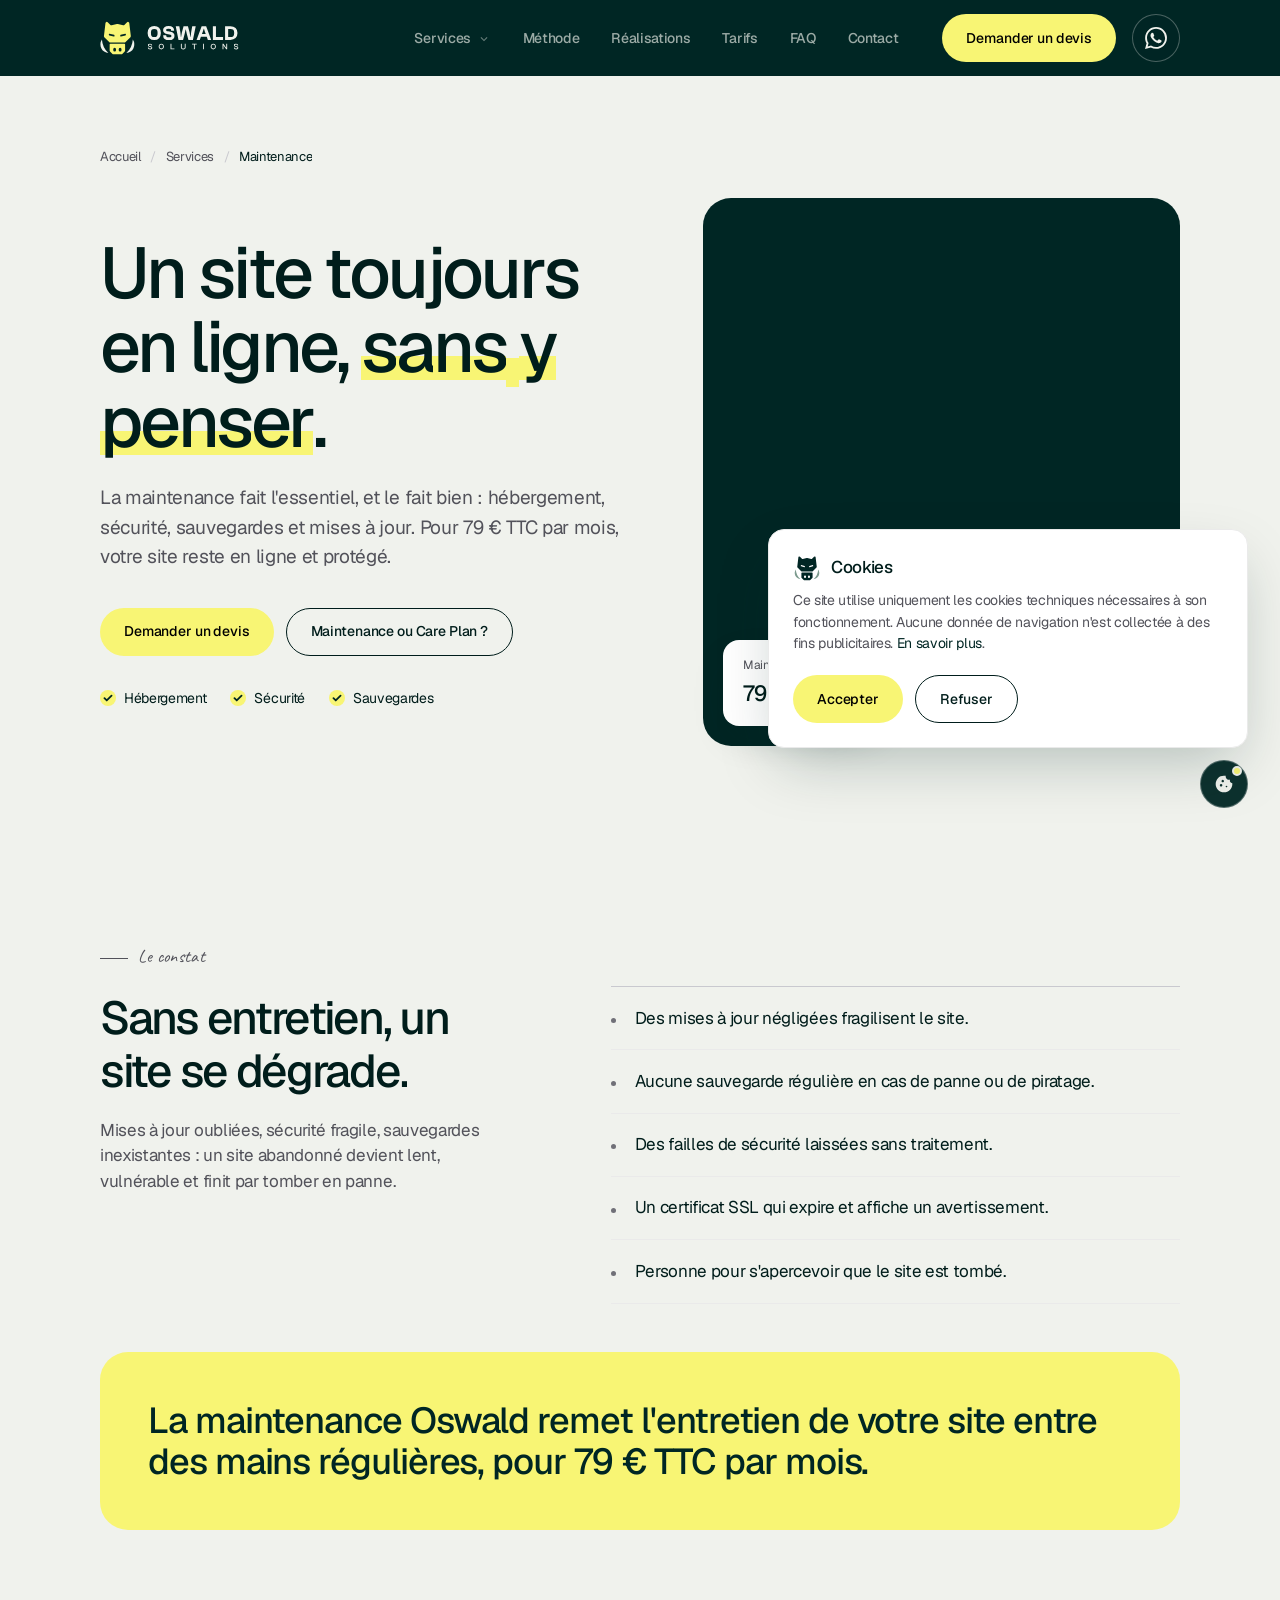
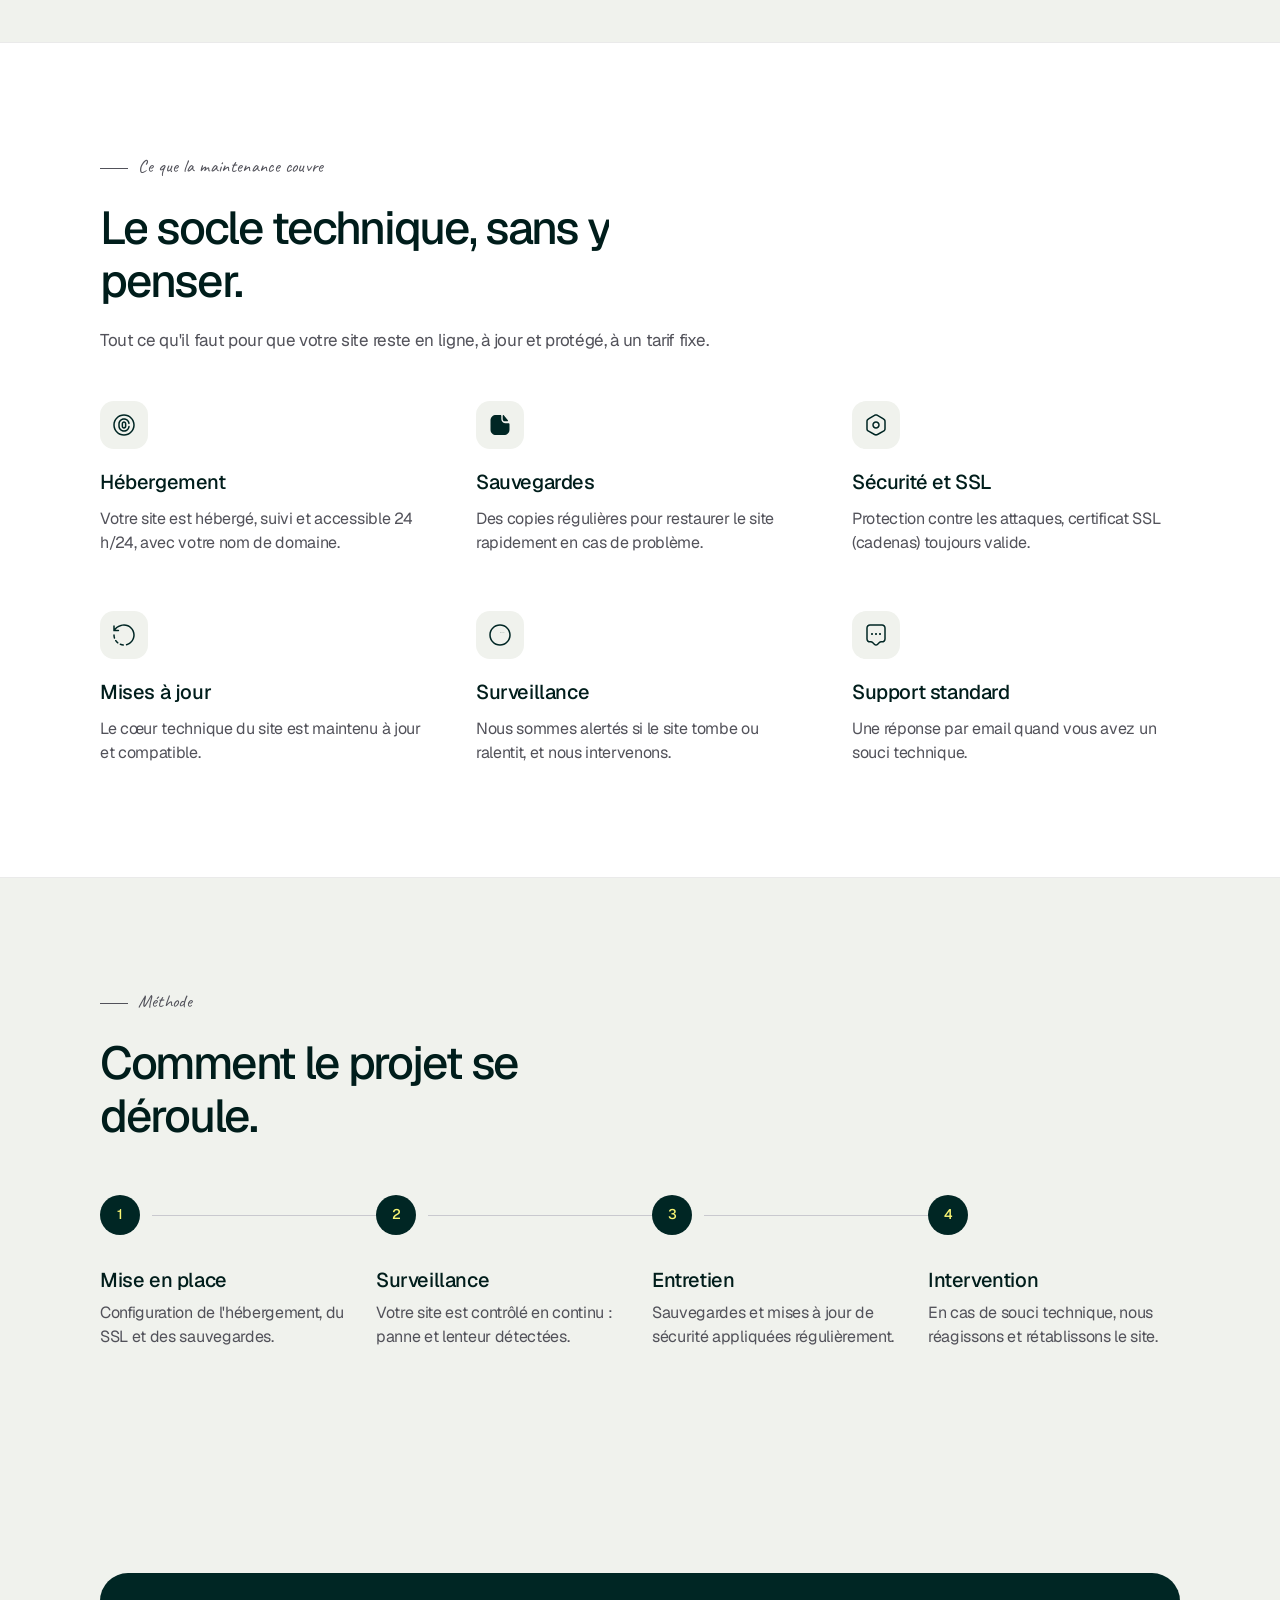
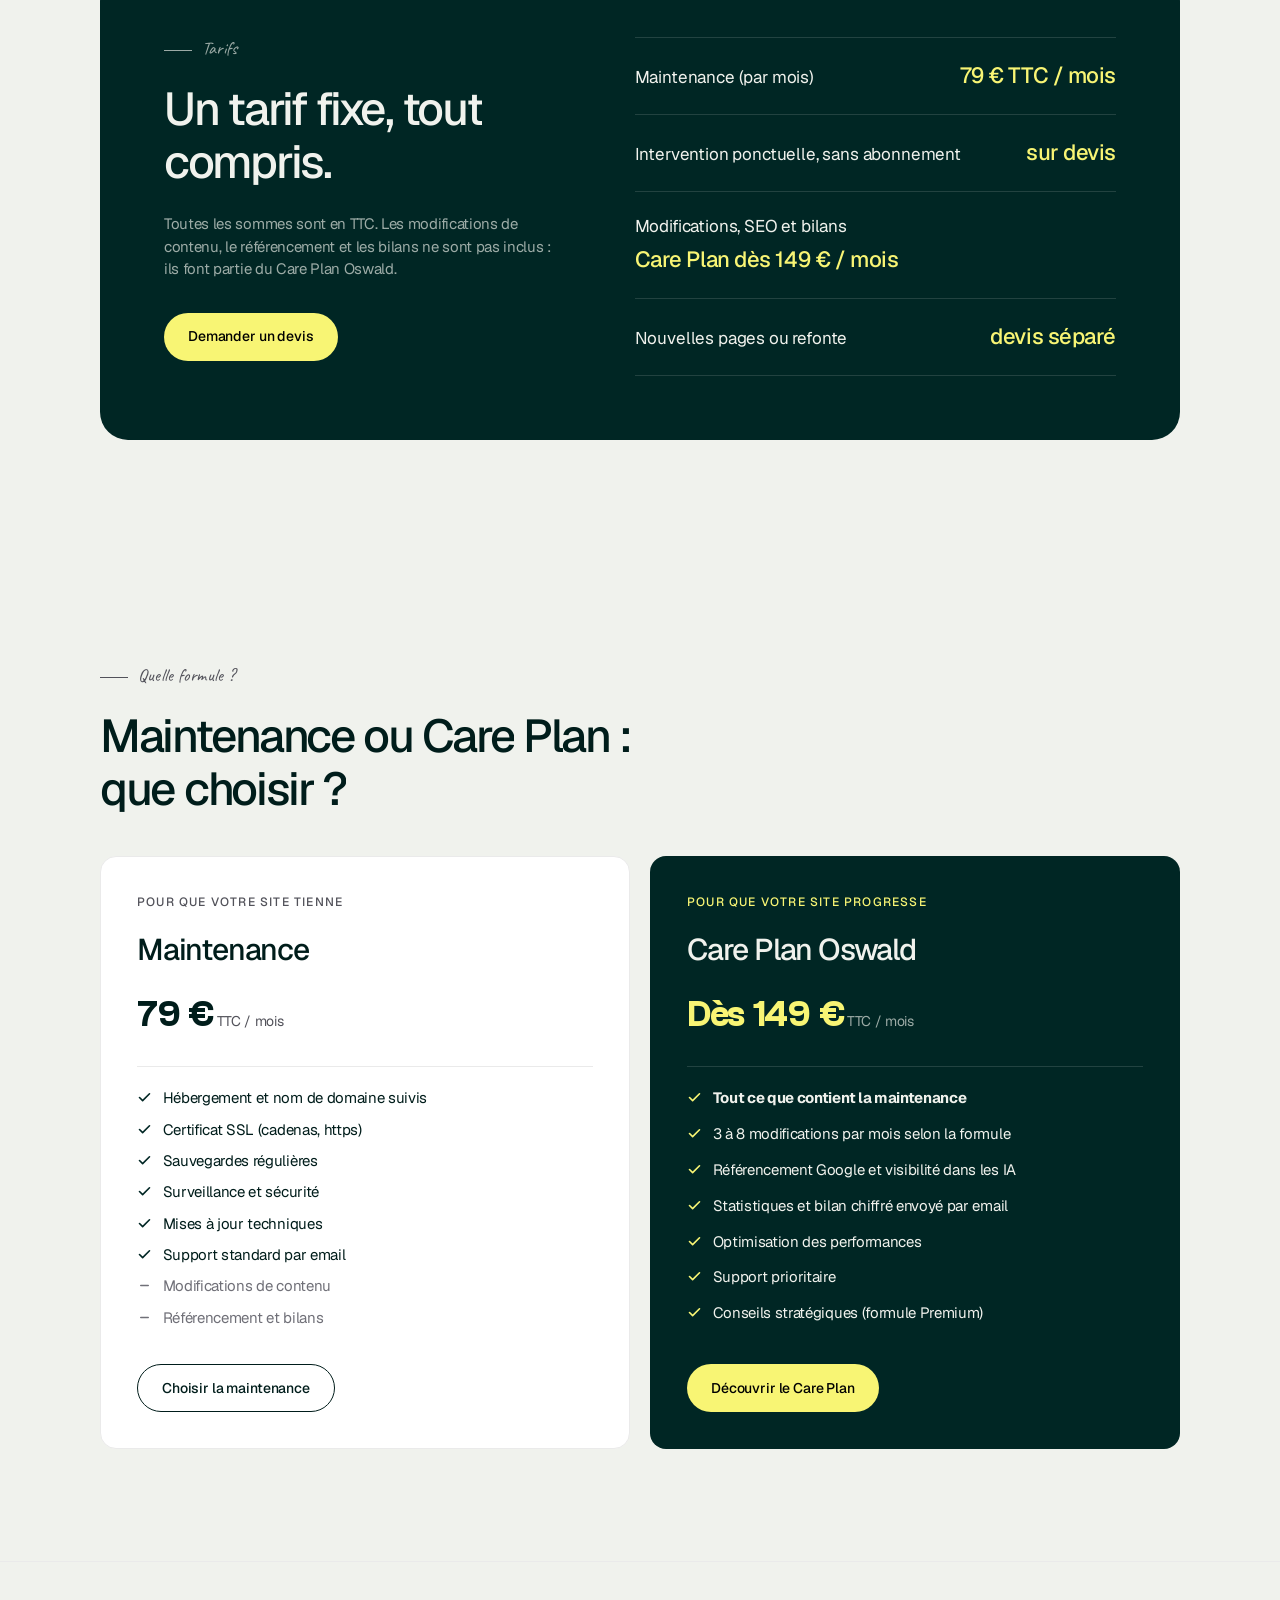
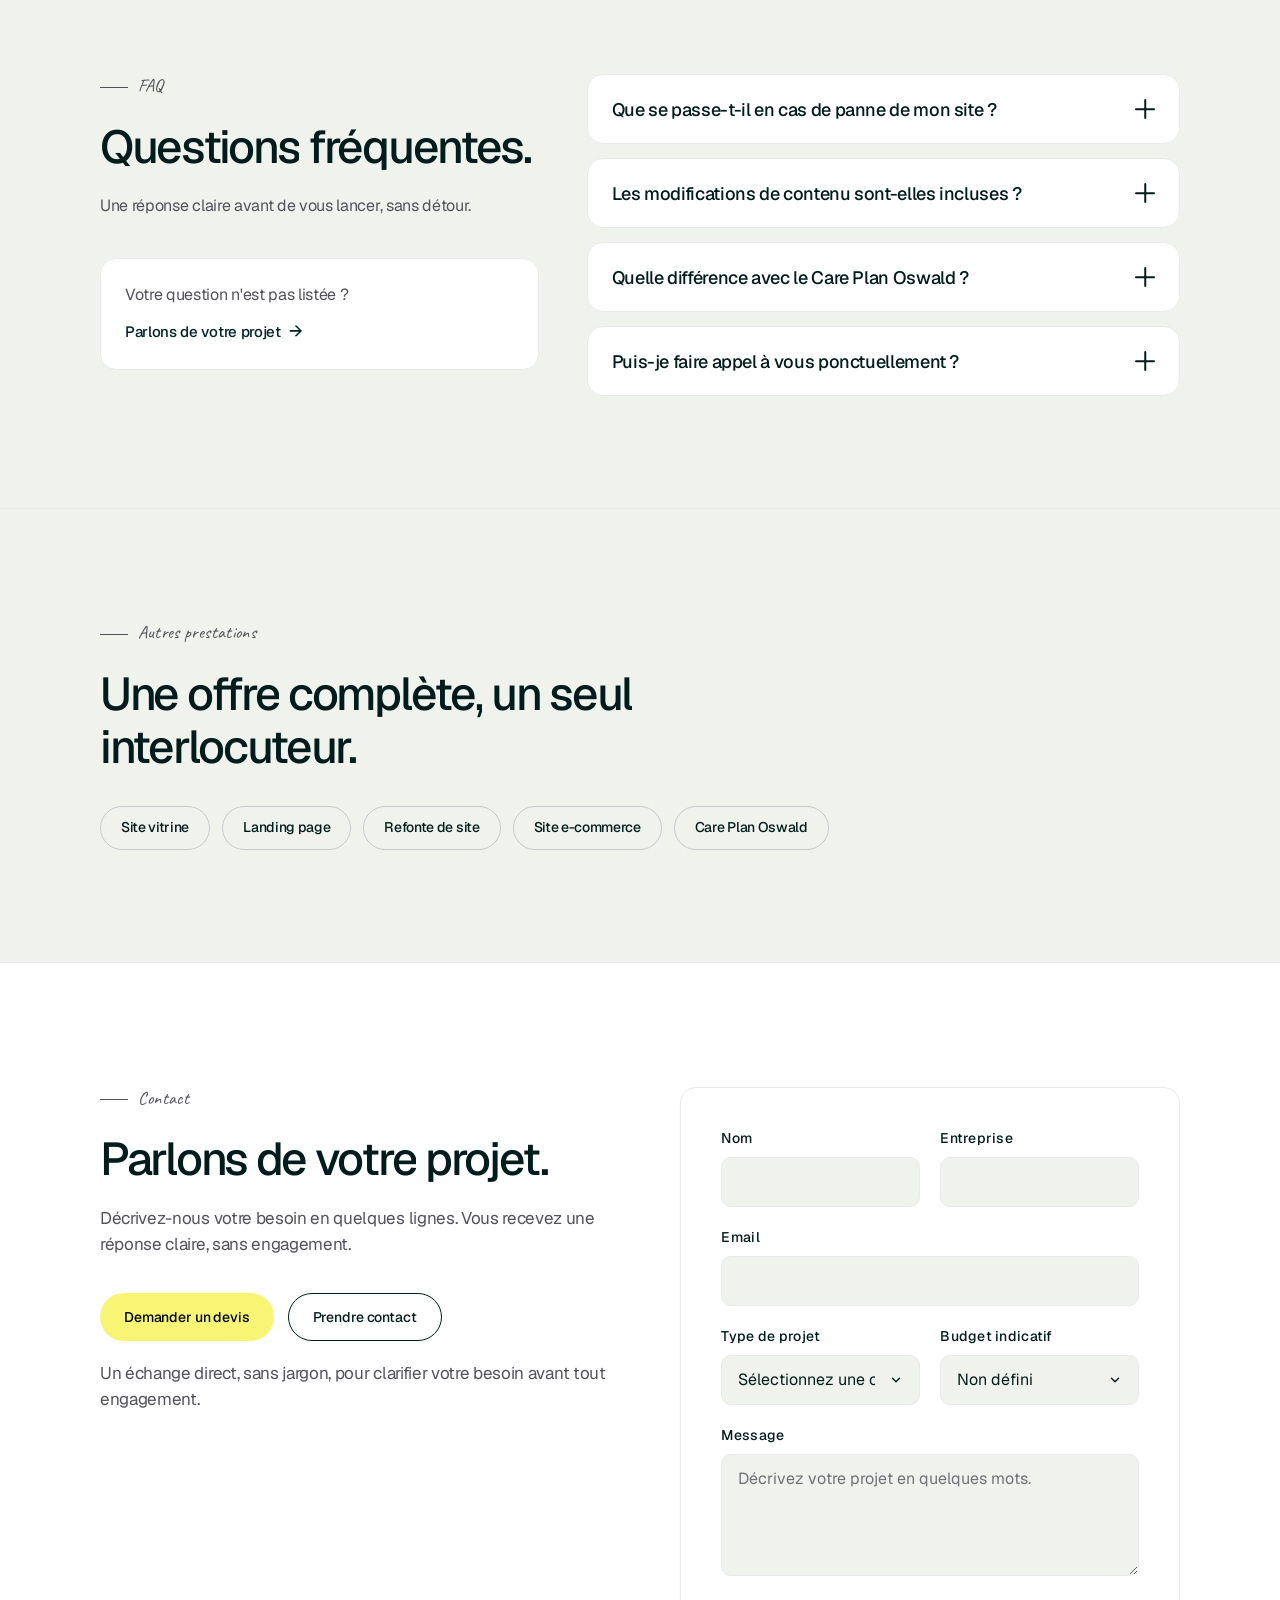
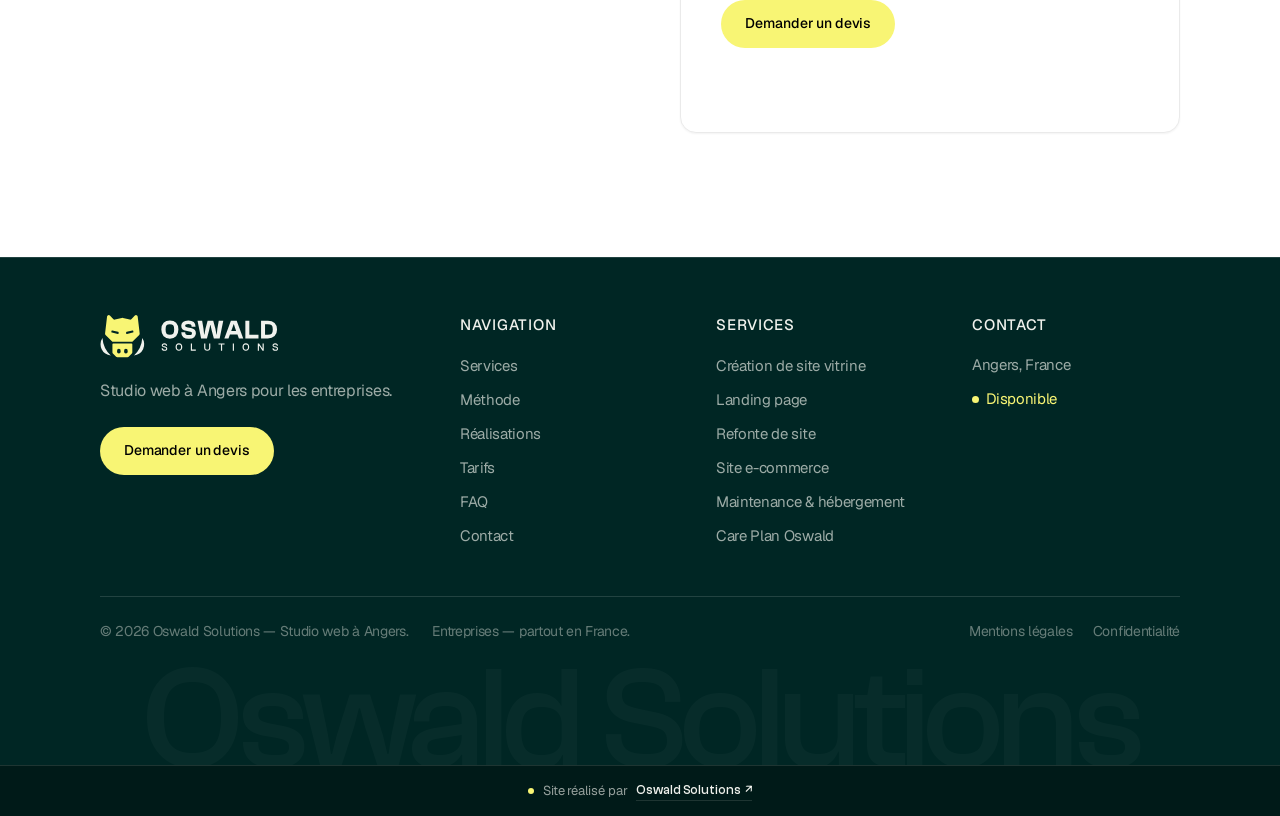
<file: maintenance.html>
<!DOCTYPE html>
<html lang="fr">
<head>
  <meta charset="UTF-8">
  <meta name="viewport" content="width=device-width, initial-scale=1.0">
  <title>Maintenance de site web à 79 € par mois — Oswald Solutions</title>
  <meta name="description" content="Hébergement, sécurité, sauvegardes et mises à jour : la maintenance à 79 € TTC par mois garde votre site en ligne, à jour et protégé.">
  <link rel="canonical" href="https://oswaldsolutions.fr/maintenance.html">
  <meta name="robots" content="index,follow,max-image-preview:large,max-snippet:-1">
  <meta name="author" content="Oswald Solutions">
  <meta name="theme-color" content="#002624">
  <link rel="icon" href="/favicon.ico" sizes="48x48">
  <link rel="icon" href="/assets/icons/favicon.svg" type="image/svg+xml">
  <link rel="apple-touch-icon" href="/apple-touch-icon.png">
  <link rel="manifest" href="/site.webmanifest">
  <meta property="og:site_name" content="Oswald Solutions">
  <meta property="og:locale" content="fr_FR">
  <meta property="og:type" content="website">
  <meta property="og:title" content="Maintenance de site web à 79 € par mois — Oswald Solutions">
  <meta property="og:description" content="Hébergement, sécurité, sauvegardes et mises à jour : la maintenance à 79 € TTC par mois garde votre site en ligne, à jour et protégé.">
  <meta property="og:url" content="https://oswaldsolutions.fr/maintenance.html">
  <meta property="og:image" content="https://oswaldsolutions.fr/assets/og/og-maintenance.png">
  <meta property="og:image:type" content="image/png">
  <meta property="og:image:width" content="1200">
  <meta property="og:image:height" content="630">
  <meta property="og:image:alt" content="Maintenance de site web — Oswald Solutions, dès 79 € TTC par mois">
  <meta name="twitter:card" content="summary_large_image">
  <meta name="twitter:title" content="Maintenance de site web à 79 € par mois — Oswald Solutions">
  <meta name="twitter:description" content="Hébergement, sécurité, sauvegardes et mises à jour : la maintenance à 79 € TTC par mois garde votre site en ligne, à jour et protégé.">
  <meta name="twitter:image" content="https://oswaldsolutions.fr/assets/og/og-maintenance.png">
  <meta name="twitter:image:alt" content="Maintenance de site web — Oswald Solutions, dès 79 € TTC par mois">
  <link rel="preload" href="/assets/fonts/geist-variable.woff2" as="font" type="font/woff2" crossorigin>
  <link rel="stylesheet" href="assets/css/style.css?v=20262">
  <link rel="stylesheet" href="assets/css/breadcrumb.css?v=20260">
  <link rel="stylesheet" href="assets/css/animations.css?v=20261">
  <link rel="stylesheet" href="assets/css/mobilenav.css?v=20260">
  <link rel="stylesheet" href="assets/css/megamenu.css?v=20260">
  <link rel="stylesheet" href="assets/css/service.css?v=20262">
  <script type="application/ld+json">
{
  "@context": "https://schema.org",
  "@graph": [
    {
      "@type": "WebPage",
      "@id": "https://oswaldsolutions.fr/maintenance.html#webpage",
      "url": "https://oswaldsolutions.fr/maintenance.html",
      "name": "Maintenance de site web à 79 € par mois — Oswald Solutions",
      "description": "Hébergement, sécurité, sauvegardes et mises à jour : la maintenance à 79 € TTC par mois garde votre site en ligne, à jour et protégé.",
      "inLanguage": "fr-FR",
      "isPartOf": {
        "@id": "https://oswaldsolutions.fr/#website"
      },
      "about": {
        "@id": "https://oswaldsolutions.fr/#organization"
      }
    },
    {
      "@type": "Service",
      "@id": "https://oswaldsolutions.fr/maintenance.html#service",
      "name": "Maintenance de site",
      "serviceType": "Maintenance de site",
      "description": "Hébergement, sécurité, sauvegardes et mises à jour : la maintenance à 79 € TTC par mois garde votre site en ligne, à jour et protégé.",
      "url": "https://oswaldsolutions.fr/maintenance.html",
      "provider": {
        "@id": "https://oswaldsolutions.fr/#organization"
      },
      "areaServed": {
        "@type": "Country",
        "name": "France"
      }
    },
    {
      "@type": "BreadcrumbList",
      "itemListElement": [
        {
          "@type": "ListItem",
          "position": 1,
          "name": "Accueil",
          "item": "https://oswaldsolutions.fr/"
        },
        {
          "@type": "ListItem",
          "position": 2,
          "name": "Services",
          "item": "https://oswaldsolutions.fr/#services"
        },
        {
          "@type": "ListItem",
          "position": 3,
          "name": "Maintenance",
          "item": "https://oswaldsolutions.fr/maintenance.html"
        }
      ]
    },
    {
      "@type": "FAQPage",
      "mainEntity": [
        {
          "@type": "Question",
          "name": "Que se passe-t-il en cas de panne de mon site ?",
          "acceptedAnswer": {
            "@type": "Answer",
            "text": "Le site est surveillé : une panne est détectée, traitée rapidement, et vos sauvegardes permettent de le restaurer."
          }
        },
        {
          "@type": "Question",
          "name": "Les modifications de contenu sont-elles incluses ?",
          "acceptedAnswer": {
            "@type": "Answer",
            "text": "Non. La maintenance couvre la technique : hébergement, sécurité, sauvegardes et mises à jour. Pour modifier vos textes, photos ou prix chaque mois, le Care Plan Oswald inclut jusqu'à 3 ou 8 modifications par mois."
          }
        },
        {
          "@type": "Question",
          "name": "Quelle différence avec le Care Plan Oswald ?",
          "acceptedAnswer": {
            "@type": "Answer",
            "text": "La maintenance (79 € TTC par mois) fait tenir votre site. Le Care Plan (dès 149 € TTC par mois) comprend la même base, plus les modifications mensuelles, le référencement, la visibilité dans les IA, les statistiques et des bilans."
          }
        },
        {
          "@type": "Question",
          "name": "Puis-je faire appel à vous ponctuellement ?",
          "acceptedAnswer": {
            "@type": "Answer",
            "text": "Oui, des interventions ponctuelles sont possibles sans abonnement, sur devis."
          }
        }
      ]
    }
  ]
}
  </script>
</head>
<body class="service-page">
  <a class="skip-link" href="#main">Aller au contenu principal</a>

  <header class="site-header site-header--solid" id="site-header">
    <div class="container header__inner">
      <a href="index.html" class="logo" aria-label="Oswald Solutions — retour à l'accueil">
        <img class="logo__img" src="/assets/brand/logo-horizontal-fond-sombre.svg?v=2" alt="Oswald Solutions" width="432" height="106">
      </a>

      <nav class="site-nav" id="site-nav" aria-label="Navigation principale">
        <ul class="site-nav__list">
          <li class="has-dropdown">
            <a href="index.html#services" class="nav-link" id="nav-services" aria-haspopup="true" aria-expanded="false" aria-controls="services-dropdown">
              Services
              <svg class="nav-link__chevron" xmlns="http://www.w3.org/2000/svg" viewBox="0 0 24 24" fill="currentColor" aria-hidden="true">
<path d="M7.41 8.59L12 13.17l4.59-4.58L18 10l-6 6-6-6 1.41-1.41z"/>
</svg>
            </a>
            <div class="dropdown" id="services-dropdown">
              <div class="dropdown__grid">
<a class="dropdown__item" href="site-vitrine.html">
  <span class="dropdown__icon"><svg class="current-color" viewBox="0 0 24 24" fill="none" xmlns="http://www.w3.org/2000/svg">
<path d="M17.56 17.97H6.44C2.46 17.97 1.25 16.76 1.25 12.78V6.44C1.25 2.46 2.46 1.25 6.44 1.25H17.55C21.53 1.25 22.74 2.46 22.74 6.44V12.77C22.75 16.76 21.54 17.97 17.56 17.97ZM6.44 2.75C3.3 2.75 2.75 3.3 2.75 6.44V12.77C2.75 15.91 3.3 16.46 6.44 16.46H17.55C20.69 16.46 21.24 15.91 21.24 12.77V6.44C21.24 3.3 20.69 2.75 17.55 2.75H6.44Z" fill="currentColor"/>
<path d="M12 22.75C11.59 22.75 11.25 22.41 11.25 22V17.22C11.25 16.81 11.59 16.47 12 16.47C12.41 16.47 12.75 16.81 12.75 17.22V22C12.75 22.41 12.41 22.75 12 22.75Z" fill="currentColor"/>
<path d="M22 13.75H2C1.59 13.75 1.25 13.41 1.25 13C1.25 12.59 1.59 12.25 2 12.25H22C22.41 12.25 22.75 12.59 22.75 13C22.75 13.41 22.41 13.75 22 13.75Z" fill="currentColor"/>
<path d="M16.5 22.75H7.5C7.09 22.75 6.75 22.41 6.75 22C6.75 21.59 7.09 21.25 7.5 21.25H16.5C16.91 21.25 17.25 21.59 17.25 22C17.25 22.41 16.91 22.75 16.5 22.75Z" fill="currentColor"/>
</svg></span>
  <span class="dropdown__copy">
    <strong>Site vitrine</strong>
    <span>Une présence professionnelle pour votre entreprise.</span>
  </span>
                </a>
<a class="dropdown__item" href="landing-page.html">
  <span class="dropdown__icon"><svg class="current-color" viewBox="0 0 24 24" fill="none" xmlns="http://www.w3.org/2000/svg">
<path d="M12 22.81C11.31 22.81 10.66 22.46 10.2 21.85L8.7 19.85C8.67 19.81 8.55 19.76 8.5 19.75H8C3.83 19.75 1.25 18.62 1.25 13V8C1.25 3.58 3.58 1.25 8 1.25H16C20.42 1.25 22.75 3.58 22.75 8V13C22.75 17.42 20.42 19.75 16 19.75H15.5C15.42 19.75 15.35 19.79 15.3 19.85L13.8 21.85C13.34 22.46 12.69 22.81 12 22.81ZM8 2.75C4.42 2.75 2.75 4.42 2.75 8V13C2.75 17.52 4.3 18.25 8 18.25H8.5C9.01 18.25 9.59 18.54 9.9 18.95L11.4 20.95C11.75 21.41 12.25 21.41 12.6 20.95L14.1 18.95C14.43 18.51 14.95 18.25 15.5 18.25H16C19.58 18.25 21.25 16.58 21.25 13V8C21.25 4.42 19.58 2.75 16 2.75H8Z" fill="currentColor"/>
<path d="M12 12C11.44 12 11 11.55 11 11C11 10.45 11.45 10 12 10C12.55 10 13 10.45 13 11C13 11.55 12.56 12 12 12Z" fill="currentColor"/>
<path d="M16 12C15.44 12 15 11.55 15 11C15 10.45 15.45 10 16 10C16.55 10 17 10.45 17 11C17 11.55 16.56 12 16 12Z" fill="currentColor"/>
<path d="M8 12C7.44 12 7 11.55 7 11C7 10.45 7.45 10 8 10C8.55 10 9 10.45 9 11C9 11.55 8.56 12 8 12Z" fill="currentColor"/>
</svg></span>
  <span class="dropdown__copy">
    <strong>Landing page</strong>
    <span>Une page pensée pour convertir vos visiteurs.</span>
  </span>
                </a>
<a class="dropdown__item" href="refonte-site.html">
  <span class="dropdown__icon"><svg class="current-color" viewBox="0 0 24 24" fill="none" xmlns="http://www.w3.org/2000/svg">
<path d="M14.55 22.42C14.22 22.42 13.91 22.2 13.82 21.86C13.71 21.46 13.95 21.05 14.36 20.94C18.42 19.87 21.25 16.19 21.25 11.99C21.25 6.89 17.1 2.74 12 2.74C7.67 2.74 4.83 5.27 3.5 6.8H6.44C6.85 6.8 7.19 7.14 7.19 7.55C7.19 7.96 6.86 8.31 6.44 8.31H2.01C1.96 8.31 1.87 8.3 1.8 8.28C1.71 8.25 1.63 8.21 1.56 8.16C1.47 8.1 1.4 8.02 1.35 7.93C1.3 7.84 1.26 7.73 1.25 7.62C1.25 7.59 1.25 7.57 1.25 7.54V3C1.25 2.59 1.59 2.25 2 2.25C2.41 2.25 2.75 2.59 2.75 3V5.39C4.38 3.64 7.45 1.25 12 1.25C17.93 1.25 22.75 6.07 22.75 12C22.75 16.88 19.46 21.16 14.74 22.4C14.68 22.41 14.61 22.42 14.55 22.42Z" fill="currentColor"/>
<path d="M11.29 22.73C11.27 22.73 11.25 22.72 11.24 22.72C10.16 22.65 9.1 22.41 8.1 22.02C7.81 21.91 7.61 21.62 7.62 21.31C7.62 21.22 7.64 21.13 7.67 21.05C7.82 20.67 8.27 20.48 8.64 20.62C9.51 20.96 10.42 21.16 11.34 21.23C11.73 21.25 12.04 21.59 12.04 21.99L12.03 22.03C12.01 22.42 11.68 22.73 11.29 22.73ZM5.78 20.58C5.61 20.58 5.45 20.52 5.31 20.42C4.47 19.74 3.73 18.95 3.13 18.07C3.04 17.94 2.99 17.8 2.99 17.65C2.99 17.4 3.11 17.17 3.32 17.03C3.65 16.8 4.13 16.89 4.36 17.21C4.36 17.22 4.36 17.22 4.36 17.22C4.37 17.23 4.38 17.25 4.39 17.26C4.91 18.01 5.54 18.68 6.25 19.24C6.42 19.38 6.53 19.59 6.53 19.82C6.53 19.99 6.48 20.16 6.37 20.3C6.22 20.48 6.01 20.58 5.78 20.58ZM2.44 15.7C2.11 15.7 1.82 15.49 1.73 15.18C1.41 14.15 1.25 13.08 1.25 12V11.99C1.26 11.58 1.59 11.25 2 11.25C2.41 11.25 2.75 11.59 2.75 12C2.75 12.94 2.89 13.86 3.16 14.73C3.18 14.81 3.19 14.88 3.19 14.96C3.19 15.28 2.98 15.57 2.66 15.67C2.59 15.69 2.52 15.7 2.44 15.7Z" fill="currentColor"/>
</svg></span>
  <span class="dropdown__copy">
    <strong>Refonte de site</strong>
    <span>Modernisez votre site existant.</span>
  </span>
                </a>
<a class="dropdown__item" href="site-e-commerce.html">
  <span class="dropdown__icon"><svg class="current-color" viewBox="0 0 24 24" fill="none" xmlns="http://www.w3.org/2000/svg">
<path d="M16.4904 22.75H7.50042C5.78042 22.75 4.49043 22.29 3.69043 21.38C2.89043 20.47 2.58042 19.15 2.79042 17.44L3.69043 9.94C3.95043 7.73 4.51043 5.75 8.41043 5.75H15.6104C19.5004 5.75 20.0604 7.73 20.3304 9.94L21.2304 17.44C21.4304 19.15 21.1304 20.48 20.3304 21.38C19.5004 22.29 18.2204 22.75 16.4904 22.75ZM8.40042 7.25C5.52042 7.25 5.38042 8.38999 5.17042 10.11L4.27043 17.61C4.12043 18.88 4.30042 19.81 4.81042 20.38C5.32042 20.95 6.22042 21.24 7.50042 21.24H16.4904C17.7704 21.24 18.6704 20.95 19.1804 20.38C19.6904 19.81 19.8704 18.88 19.7204 17.61L18.8204 10.11C18.6104 8.37999 18.4804 7.25 15.5904 7.25H8.40042Z" fill="currentColor"/>
<path d="M16 8.75C15.59 8.75 15.25 8.41 15.25 8V4.5C15.25 3.42 14.58 2.75 13.5 2.75H10.5C9.42 2.75 8.75 3.42 8.75 4.5V8C8.75 8.41 8.41 8.75 8 8.75C7.59 8.75 7.25 8.41 7.25 8V4.5C7.25 2.59 8.59 1.25 10.5 1.25H13.5C15.41 1.25 16.75 2.59 16.75 4.5V8C16.75 8.41 16.41 8.75 16 8.75Z" fill="currentColor"/>
<path d="M20.41 17.78H8C7.59 17.78 7.25 17.44 7.25 17.03C7.25 16.62 7.59 16.28 8 16.28H20.41C20.82 16.28 21.16 16.62 21.16 17.03C21.16 17.44 20.82 17.78 20.41 17.78Z" fill="currentColor"/>
</svg></span>
  <span class="dropdown__copy">
    <strong>Site e-commerce</strong>
    <span>Une boutique en ligne claire et évolutive.</span>
  </span>
                </a>
<a class="dropdown__item is-current" href="maintenance.html">
  <span class="dropdown__icon"><svg class="current-color" viewBox="0 0 24 24" fill="none" xmlns="http://www.w3.org/2000/svg">
<path d="M12.0002 22.6298C11.3302 22.6298 10.6502 22.4798 10.1202 22.1698L4.62023 18.9998C2.38023 17.4898 2.24023 17.2598 2.24023 14.8898V9.1098C2.24023 6.7398 2.37023 6.5098 4.57023 5.0198L10.1102 1.8198C11.1602 1.2098 12.8102 1.2098 13.8602 1.8198L19.3802 4.9998C21.6202 6.5098 21.7602 6.7398 21.7602 9.1098V14.8798C21.7602 17.2498 21.6302 17.4798 19.4302 18.9698L13.8902 22.1698C13.3502 22.4798 12.6702 22.6298 12.0002 22.6298ZM12.0002 2.8698C11.5802 2.8698 11.1702 2.9498 10.8802 3.1198L5.38023 6.2998C3.75023 7.3998 3.75023 7.3998 3.75023 9.1098V14.8798C3.75023 16.5898 3.75023 16.5898 5.42023 17.7198L10.8802 20.8698C11.4702 21.2098 12.5402 21.2098 13.1302 20.8698L18.6302 17.6898C20.2502 16.5898 20.2502 16.5898 20.2502 14.8798V9.1098C20.2502 7.3998 20.2502 7.3998 18.5802 6.2698L13.1202 3.1198C12.8302 2.9498 12.4202 2.8698 12.0002 2.8698Z" fill="currentColor"/>
<path d="M12 15.75C9.93 15.75 8.25 14.07 8.25 12C8.25 9.93 9.93 8.25 12 8.25C14.07 8.25 15.75 9.93 15.75 12C15.75 14.07 14.07 15.75 12 15.75ZM12 9.75C10.76 9.75 9.75 10.76 9.75 12C9.75 13.24 10.76 14.25 12 14.25C13.24 14.25 14.25 13.24 14.25 12C14.25 10.76 13.24 9.75 12 9.75Z" fill="currentColor"/>
</svg></span>
  <span class="dropdown__copy">
    <strong>Maintenance</strong>
    <span>Hébergement, mises à jour et petites évolutions.</span>
  </span>
                </a>
<a class="dropdown__item" href="care-plan.html">
  <span class="dropdown__icon"><svg class="current-color" viewBox="0 0 24 24" fill="none" xmlns="http://www.w3.org/2000/svg">
<path d="M12 22.75C11.3 22.75 10.59 22.48 10.06 21.95L8.35001 20.26C7.92001 19.84 7.35999 19.61 6.75999 19.61H6C3.93 19.61 2.25 17.94 2.25 15.89V4.97998C2.25 2.92998 3.93 1.26001 6 1.26001H18C20.07 1.26001 21.75 2.92998 21.75 4.97998V15.89C21.75 17.94 20.07 19.61 18 19.61H17.24C16.64 19.61 16.07 19.84 15.65 20.26L13.94 21.95C13.41 22.48 12.7 22.75 12 22.75ZM6 2.75C4.76 2.75 3.75 3.74997 3.75 4.96997V15.88C3.75 17.11 4.76 18.1 6 18.1H6.75999C7.75999 18.1 8.7 18.4899 9.41 19.1899L11.12 20.88C11.61 21.36 12.4 21.36 12.89 20.88L14.6 19.1899C15.31 18.4899 16.25 18.1 17.25 18.1H18C19.24 18.1 20.25 17.1 20.25 15.88V4.96997C20.25 3.73997 19.24 2.75 18 2.75H6Z" fill="currentColor"/>
<path d="M12 12C11.44 12 11 11.55 11 11C11 10.45 11.45 10 12 10C12.55 10 13 10.45 13 11C13 11.55 12.56 12 12 12Z" fill="currentColor"/>
<path d="M16 12C15.44 12 15 11.55 15 11C15 10.45 15.45 10 16 10C16.55 10 17 10.45 17 11C17 11.55 16.56 12 16 12Z" fill="currentColor"/>
<path d="M8 12C7.44 12 7 11.55 7 11C7 10.45 7.45 10 8 10C8.55 10 9 10.45 9 11C9 11.55 8.56 12 8 12Z" fill="currentColor"/>
</svg></span>
  <span class="dropdown__copy">
    <strong>Care Plan Oswald</strong>
    <span>Un suivi mensuel complet de votre site.</span>
  </span>
                </a>

              </div>
              <a class="dropdown__footer-link" href="index.html#services">
                Voir tous les services
                <span class="dropdown__arrow" aria-hidden="true">&#8594;</span>
              </a>
            </div>
          </li>
          <li><a href="index.html#methode">Méthode</a></li>
          <li><a href="realisations.html">Réalisations</a></li>
          <li><a href="index.html#tarifs">Tarifs</a></li>
          <li><a href="index.html#faq">FAQ</a></li>
          <li><a href="#contact">Contact</a></li>
        </ul>
        <a class="btn btn--primary site-nav__cta" href="#contact"><span class="btn__label"><span class="btn__text">Demander un devis</span><span class="btn__text btn__text--dupe" aria-hidden="true">Demander un devis</span></span></a>
      </nav>

      <div class="header__actions">
        <div class="whatsapp-wrap">
        <a class="btn btn--outline btn--round" href="https://wa.me/33651476435" target="_blank" rel="noopener" aria-label="Discuter sur WhatsApp au 06 51 47 64 35">
          <svg xmlns="http://www.w3.org/2000/svg" viewBox="0 0 24 24" fill="currentColor" aria-hidden="true">
            <path d="M17.472 14.382c-.297-.149-1.758-.867-2.03-.967-.273-.099-.471-.148-.67.15-.197.297-.767.966-.94 1.164-.173.199-.347.223-.644.075-.297-.15-1.255-.463-2.39-1.475-.883-.788-1.48-1.761-1.653-2.059-.173-.297-.018-.458.13-.606.134-.133.298-.347.446-.52.149-.174.198-.298.298-.497.099-.198.05-.371-.025-.52-.075-.149-.669-1.612-.916-2.207-.242-.579-.487-.5-.669-.51-.173-.008-.371-.01-.57-.01-.198 0-.52.074-.792.372-.272.297-1.04 1.016-1.04 2.479 0 1.462 1.065 2.875 1.213 3.074.149.198 2.096 3.2 5.077 4.487.709.306 1.262.489 1.694.625.712.227 1.36.195 1.871.118.571-.085 1.758-.719 2.006-1.413.248-.694.248-1.289.173-1.413-.074-.124-.272-.198-.57-.347m-5.421 7.403h-.004a9.87 9.87 0 0 1-5.031-1.378l-.361-.214-3.741.982.998-3.648-.235-.374a9.86 9.86 0 0 1-1.51-5.26c.001-5.45 4.436-9.884 9.888-9.884 2.64 0 5.122 1.03 6.988 2.898a9.825 9.825 0 0 1 2.893 6.994c-.003 5.45-4.437 9.884-9.885 9.884m8.413-18.297A11.815 11.815 0 0 0 12.05 0C5.495 0 .16 5.335.157 11.892c0 2.096.547 4.142 1.588 5.945L.057 24l6.305-1.654a11.882 11.882 0 0 0 5.683 1.448h.005c6.554 0 11.89-5.335 11.893-11.893a11.821 11.821 0 0 0-3.48-8.413z"/>
          </svg>
        </a>
        <span class="whatsapp-tip" role="tooltip" aria-hidden="true">Prendre contact simplement</span>
      </div>

        <button class="nav-toggle" id="nav-toggle" type="button" aria-expanded="false" aria-controls="site-nav" aria-label="Ouvrir le menu">
        <span class="nav-toggle__line" aria-hidden="true"></span>
        <span class="nav-toggle__line" aria-hidden="true"></span>
        </button>
      </div>
    </div>
  </header>


  <main id="main">
    <section class="sv-hero" id="top">
      <div class="container sv-hero__crumb">
        <nav class="breadcrumb breadcrumb--light" aria-label="Fil d'Ariane"><ol class="breadcrumb__list"><li><a class="breadcrumb__link breadcrumb__link--home" href="index.html"><svg class="breadcrumb__home" viewBox="0 0 24 24" fill="none" aria-hidden="true"><path d="M3 10.5 12 3l9 7.5V20a1 1 0 0 1-1 1h-5v-6h-6v6H4a1 1 0 0 1-1-1v-9.5Z" stroke="currentColor" stroke-width="1.6" stroke-linejoin="round"/></svg><span>Accueil</span></a></li><li><a class="breadcrumb__link" href="index.html#services">Services</a></li><li><span class="breadcrumb__current" aria-current="page">Maintenance</span></li></ol></nav>
      </div>
      <div class="container sv-hero__grid">
        <div class="sv-hero__main">
          <h1 class="sv-hero__title" id="hero-title">Un site toujours en ligne, <span class="accent">sans y penser</span>.</h1>
          <p class="sv-hero__lede">La maintenance fait l'essentiel, et le fait bien : hébergement, sécurité, sauvegardes et mises à jour. Pour 79 € TTC par mois, votre site reste en ligne et protégé.</p>
          <div class="sv-hero__actions">
            <a class="btn btn--primary" href="#contact"><span class="btn__label"><span class="btn__text">Demander un devis</span><span class="btn__text btn__text--dupe" aria-hidden="true">Demander un devis</span></span></a>
          <a class="btn btn--ghost" href="#formules"><span class="btn__label"><span class="btn__text">Maintenance ou Care Plan ?</span><span class="btn__text btn__text--dupe" aria-hidden="true">Maintenance ou Care Plan ?</span></span></a>
          </div>
          <ul class="sv-hero__proof">
            <li>Hébergement</li>
            <li>Sécurité</li>
            <li>Sauvegardes</li>
          </ul>
        </div>
        <div class="sv-hero__photo" style="--hero-img: url('https://images.pexels.com/photos/17188273/pexels-photo-17188273.jpeg?auto=compress&cs=tinysrgb&w=1800')" role="img" aria-label="Illustration : Maintenance de site">
          <a class="sv-hero__price" href="#tarifs">
            <span class="sv-hero__price-label">Maintenance, par mois</span>
            <span class="sv-hero__price-value">79&nbsp;€&nbsp;TTC</span>
          </a>
        </div>
      </div>
    </section>

    <section class="section problem sv-problem" id="probleme" aria-labelledby="probleme-title">
      <div class="container container--narrow">
        <p class="label">Le constat</p>
        <h2 class="section__title" id="probleme-title">Sans entretien, un site se dégrade.</h2>
        <p class="section__lede">Mises à jour oubliées, sécurité fragile, sauvegardes inexistantes : un site abandonné devient lent, vulnérable et finit par tomber en panne.</p>
        <ul class="problem__list">
          <li>Des mises à jour négligées fragilisent le site.</li>
          <li>Aucune sauvegarde régulière en cas de panne ou de piratage.</li>
          <li>Des failles de sécurité laissées sans traitement.</li>
          <li>Un certificat SSL qui expire et affiche un avertissement.</li>
          <li>Personne pour s'apercevoir que le site est tombé.</li>
        </ul>
        <p class="problem__outro">La maintenance Oswald remet l'entretien de votre site entre des mains régulières, pour 79 € TTC par mois.</p>
      </div>
    </section>

    <section class="section value sv-value" id="benefices" aria-labelledby="benefices-title">
      <div class="container">
        <p class="label">Ce que la maintenance couvre</p>
        <h2 class="section__title" id="benefices-title">Le socle technique, sans y penser.</h2>
        <p class="section__lede">Tout ce qu'il faut pour que votre site reste en ligne, à jour et protégé, à un tarif fixe.</p>
        <div class="value__grid">
          <article class="value__card">
            <svg class="icon current-color" viewBox="0 0 24 24" fill="none" xmlns="http://www.w3.org/2000/svg">
<svg class="current-color" viewBox="0 0 24 24" fill="none" xmlns="http://www.w3.org/2000/svg">
<path d="M12 22.75C6.07 22.75 1.25 17.93 1.25 12C1.25 6.07 6.07 1.25 12 1.25C17.93 1.25 22.75 6.07 22.75 12C22.75 17.93 17.93 22.75 12 22.75ZM12 2.75C6.9 2.75 2.75 6.9 2.75 12C2.75 17.1 6.9 21.25 12 21.25C17.1 21.25 21.25 17.1 21.25 12C21.25 6.9 17.1 2.75 12 2.75Z" fill="currentColor"/>
<path d="M11.9996 15.6299C10.6796 15.6299 9.59961 14.5499 9.59961 13.2299V10.7599C9.59961 9.43989 10.6796 8.35986 11.9996 8.35986C13.3196 8.35986 14.3996 9.43989 14.3996 10.7599V13.2299C14.3996 14.5599 13.3196 15.6299 11.9996 15.6299ZM11.9996 9.86987C11.5096 9.86987 11.0996 10.2699 11.0996 10.7699V13.2399C11.0996 13.7399 11.4996 14.1399 11.9996 14.1399C12.4996 14.1399 12.8996 13.7399 12.8996 13.2399V10.7699C12.8996 10.2699 12.4896 9.86987 11.9996 9.86987Z" fill="currentColor"/>
<path d="M12 18.8199C8.83 18.8199 6.25 16.2399 6.25 13.0699V10.9299C6.25 7.75993 8.83 5.17993 12 5.17993C14.96 5.17993 17.42 7.39997 17.72 10.34C17.76 10.75 17.46 11.1199 17.05 11.1599C16.64 11.2099 16.27 10.8999 16.23 10.4899C16.01 8.31993 14.19 6.67993 12 6.67993C9.66 6.67993 7.75 8.58993 7.75 10.9299V13.0699C7.75 15.4099 9.66 17.3199 12 17.3199C14.2 17.3199 16.06 15.5999 16.24 13.4099C16.27 12.9999 16.63 12.6899 17.05 12.7199C17.46 12.7499 17.77 13.11 17.74 13.53C17.5 16.5 14.98 18.8199 12 18.8199Z" fill="currentColor"/>
</svg>
</svg>
            <h3>Hébergement</h3>
            <p>Votre site est hébergé, suivi et accessible 24 h/24, avec votre nom de domaine.</p>
          </article>
          <article class="value__card">
            <svg class="icon current-color" viewBox="0 0 24 24" fill="none" xmlns="http://www.w3.org/2000/svg">
<svg class="current-color" viewBox="0 0 24 24" fill="none" xmlns="http://www.w3.org/2000/svg">
<path d="M20.5 10.19H17.61C15.24 10.19 13.31 8.26 13.31 5.89V3C13.31 2.45 12.86 2 12.31 2H8.07C4.99 2 2.5 4 2.5 7.57V16.43C2.5 20 4.99 22 8.07 22H15.93C19.01 22 21.5 20 21.5 16.43V11.19C21.5 10.64 21.05 10.19 20.5 10.19Z" fill="currentColor"/>
<path d="M15.8 2.21C15.39 1.8 14.68 2.08 14.68 2.65V6.15C14.68 7.33 15.63 8.28 16.81 8.28C17.53 8.29 18.58 8.29 19.4 8.29C19.97 8.29 20.25 7.58 19.84 7.17L15.8 2.21Z" fill="currentColor"/>
</svg>
</svg>
            <h3>Sauvegardes</h3>
            <p>Des copies régulières pour restaurer le site rapidement en cas de problème.</p>
          </article>
          <article class="value__card">
            <svg class="icon current-color" viewBox="0 0 24 24" fill="none" xmlns="http://www.w3.org/2000/svg">
<svg class="current-color" viewBox="0 0 24 24" fill="none" xmlns="http://www.w3.org/2000/svg">
<path d="M12.0002 22.6298C11.3302 22.6298 10.6502 22.4798 10.1202 22.1698L4.62023 18.9998C2.38023 17.4898 2.24023 17.2598 2.24023 14.8898V9.1098C2.24023 6.7398 2.37023 6.5098 4.57023 5.0198L10.1102 1.8198C11.1602 1.2098 12.8102 1.2098 13.8602 1.8198L19.3802 4.9998C21.6202 6.5098 21.7602 6.7398 21.7602 9.1098V14.8798C21.7602 17.2498 21.6302 17.4798 19.4302 18.9698L13.8902 22.1698C13.3502 22.4798 12.6702 22.6298 12.0002 22.6298ZM12.0002 2.8698C11.5802 2.8698 11.1702 2.9498 10.8802 3.1198L5.38023 6.2998C3.75023 7.3998 3.75023 7.3998 3.75023 9.1098V14.8798C3.75023 16.5898 3.75023 16.5898 5.42023 17.7198L10.8802 20.8698C11.4702 21.2098 12.5402 21.2098 13.1302 20.8698L18.6302 17.6898C20.2502 16.5898 20.2502 16.5898 20.2502 14.8798V9.1098C20.2502 7.3998 20.2502 7.3998 18.5802 6.2698L13.1202 3.1198C12.8302 2.9498 12.4202 2.8698 12.0002 2.8698Z" fill="currentColor"/>
<path d="M12 15.75C9.93 15.75 8.25 14.07 8.25 12C8.25 9.93 9.93 8.25 12 8.25C14.07 8.25 15.75 9.93 15.75 12C15.75 14.07 14.07 15.75 12 15.75ZM12 9.75C10.76 9.75 9.75 10.76 9.75 12C9.75 13.24 10.76 14.25 12 14.25C13.24 14.25 14.25 13.24 14.25 12C14.25 10.76 13.24 9.75 12 9.75Z" fill="currentColor"/>
</svg>
</svg>
            <h3>Sécurité et SSL</h3>
            <p>Protection contre les attaques, certificat SSL (cadenas) toujours valide.</p>
          </article>
          <article class="value__card">
            <svg class="icon current-color" viewBox="0 0 24 24" fill="none" xmlns="http://www.w3.org/2000/svg">
<svg class="current-color" viewBox="0 0 24 24" fill="none" xmlns="http://www.w3.org/2000/svg">
<path d="M14.55 22.42C14.22 22.42 13.91 22.2 13.82 21.86C13.71 21.46 13.95 21.05 14.36 20.94C18.42 19.87 21.25 16.19 21.25 11.99C21.25 6.89 17.1 2.74 12 2.74C7.67 2.74 4.83 5.27 3.5 6.8H6.44C6.85 6.8 7.19 7.14 7.19 7.55C7.19 7.96 6.86 8.31 6.44 8.31H2.01C1.96 8.31 1.87 8.3 1.8 8.28C1.71 8.25 1.63 8.21 1.56 8.16C1.47 8.1 1.4 8.02 1.35 7.93C1.3 7.84 1.26 7.73 1.25 7.62C1.25 7.59 1.25 7.57 1.25 7.54V3C1.25 2.59 1.59 2.25 2 2.25C2.41 2.25 2.75 2.59 2.75 3V5.39C4.38 3.64 7.45 1.25 12 1.25C17.93 1.25 22.75 6.07 22.75 12C22.75 16.88 19.46 21.16 14.74 22.4C14.68 22.41 14.61 22.42 14.55 22.42Z" fill="currentColor"/>
<path d="M11.29 22.73C11.27 22.73 11.25 22.72 11.24 22.72C10.16 22.65 9.1 22.41 8.1 22.02C7.81 21.91 7.61 21.62 7.62 21.31C7.62 21.22 7.64 21.13 7.67 21.05C7.82 20.67 8.27 20.48 8.64 20.62C9.51 20.96 10.42 21.16 11.34 21.23C11.73 21.25 12.04 21.59 12.04 21.99L12.03 22.03C12.01 22.42 11.68 22.73 11.29 22.73ZM5.78 20.58C5.61 20.58 5.45 20.52 5.31 20.42C4.47 19.74 3.73 18.95 3.13 18.07C3.04 17.94 2.99 17.8 2.99 17.65C2.99 17.4 3.11 17.17 3.32 17.03C3.65 16.8 4.13 16.89 4.36 17.21C4.36 17.22 4.36 17.22 4.36 17.22C4.37 17.23 4.38 17.25 4.39 17.26C4.91 18.01 5.54 18.68 6.25 19.24C6.42 19.38 6.53 19.59 6.53 19.82C6.53 19.99 6.48 20.16 6.37 20.3C6.22 20.48 6.01 20.58 5.78 20.58ZM2.44 15.7C2.11 15.7 1.82 15.49 1.73 15.18C1.41 14.15 1.25 13.08 1.25 12V11.99C1.26 11.58 1.59 11.25 2 11.25C2.41 11.25 2.75 11.59 2.75 12C2.75 12.94 2.89 13.86 3.16 14.73C3.18 14.81 3.19 14.88 3.19 14.96C3.19 15.28 2.98 15.57 2.66 15.67C2.59 15.69 2.52 15.7 2.44 15.7Z" fill="currentColor"/>
</svg>
</svg>
            <h3>Mises à jour</h3>
            <p>Le cœur technique du site est maintenu à jour et compatible.</p>
          </article>
          <article class="value__card">
            <svg class="icon current-color" viewBox="0 0 24 24" fill="none" xmlns="http://www.w3.org/2000/svg">
<svg class="current-color" viewBox="0 0 24 24" fill="none" xmlns="http://www.w3.org/2000/svg">
<path d="M12 22.75C6.07 22.75 1.25 17.93 1.25 12C1.25 6.07 6.07 1.25 12 1.25C17.93 1.25 22.75 6.07 22.75 12C22.75 17.93 17.93 22.75 12 22.75ZM12 2.75C6.9 2.75 2.75 6.9 2.75 12C2.75 17.1 6.9 21.25 12 21.25C17.1 21.25 21.25 17.1 21.25 12C21.25 6.9 17.1 2.75 12 2.75Z" fill="currentColor"/>
<path d="M15.7093 9.22C15.4793 8.99 15.1193 8.93 14.8293 9.02L12.7893 9.68C12.3193 8.99 11.6393 8.57 10.9193 8.57C9.54933 8.57 8.42933 9.69 8.42933 11.06C8.42933 12.43 9.54933 13.55 10.9193 13.55C12.2893 13.55 13.4093 12.43 13.4093 11.06C13.4093 10.57 13.2593 10.11 13.0093 9.72L15.1493 9.03C15.4393 8.94 15.6393 8.88 15.8793 8.88C16.2593 8.88 16.3493 9.31 16.1393 9.52L15.7093 9.22ZM13.4093 11.06C13.4093 12.43 12.2893 13.55 10.9193 13.55C9.54933 13.55 8.42933 12.43 8.42933 11.06C8.42933 9.69 9.54933 8.57 10.9193 8.57C12.2893 8.57 13.4093 9.69 13.4093 11.06Z" fill="currentColor"/>
</svg>
</svg>
            <h3>Surveillance</h3>
            <p>Nous sommes alertés si le site tombe ou ralentit, et nous intervenons.</p>
          </article>
          <article class="value__card">
            <svg class="icon current-color" viewBox="0 0 24 24" fill="none" xmlns="http://www.w3.org/2000/svg">
<svg class="current-color" viewBox="0 0 24 24" fill="none" xmlns="http://www.w3.org/2000/svg">
<path d="M12 22.75C11.3 22.75 10.59 22.48 10.06 21.95L8.35001 20.26C7.92001 19.84 7.35999 19.61 6.75999 19.61H6C3.93 19.61 2.25 17.94 2.25 15.89V4.97998C2.25 2.92998 3.93 1.26001 6 1.26001H18C20.07 1.26001 21.75 2.92998 21.75 4.97998V15.89C21.75 17.94 20.07 19.61 18 19.61H17.24C16.64 19.61 16.07 19.84 15.65 20.26L13.94 21.95C13.41 22.48 12.7 22.75 12 22.75ZM6 2.75C4.76 2.75 3.75 3.74997 3.75 4.96997V15.88C3.75 17.11 4.76 18.1 6 18.1H6.75999C7.75999 18.1 8.7 18.4899 9.41 19.1899L11.12 20.88C11.61 21.36 12.4 21.36 12.89 20.88L14.6 19.1899C15.31 18.4899 16.25 18.1 17.25 18.1H18C19.24 18.1 20.25 17.1 20.25 15.88V4.96997C20.25 3.73997 19.24 2.75 18 2.75H6Z" fill="currentColor"/>
<path d="M12 12C11.44 12 11 11.55 11 11C11 10.45 11.45 10 12 10C12.55 10 13 10.45 13 11C13 11.55 12.56 12 12 12Z" fill="currentColor"/>
<path d="M16 12C15.44 12 15 11.55 15 11C15 10.45 15.45 10 16 10C16.55 10 17 10.45 17 11C17 11.55 16.56 12 16 12Z" fill="currentColor"/>
<path d="M8 12C7.44 12 7 11.55 7 11C7 10.45 7.45 10 8 10C8.55 10 9 10.45 9 11C9 11.55 8.56 12 8 12Z" fill="currentColor"/>
</svg>
</svg>
            <h3>Support standard</h3>
            <p>Une réponse par email quand vous avez un souci technique.</p>
          </article>
        </div>
      </div>
    </section>

    <section class="section method sv-method" id="methode" aria-labelledby="methode-title">
      <div class="container">
        <p class="label">Méthode</p>
        <h2 class="section__title" id="methode-title">Comment le projet se déroule.</h2>
        <ol class="method__list">
          <li class="method__step">
            <h3>Mise en place</h3>
            <p>Configuration de l'hébergement, du SSL et des sauvegardes.</p>
          </li>
          <li class="method__step">
            <h3>Surveillance</h3>
            <p>Votre site est contrôlé en continu : panne et lenteur détectées.</p>
          </li>
          <li class="method__step">
            <h3>Entretien</h3>
            <p>Sauvegardes et mises à jour de sécurité appliquées régulièrement.</p>
          </li>
          <li class="method__step">
            <h3>Intervention</h3>
            <p>En cas de souci technique, nous réagissons et rétablissons le site.</p>
          </li>
        </ol>
      </div>
    </section>

    <section class="section pricing sv-pricing" id="tarifs" aria-labelledby="tarifs-title">
      <div class="container">
        <div class="sv-pricecard">
          <div class="sv-pricecard__intro">
            <p class="label">Tarifs</p>
            <h2 class="section__title" id="tarifs-title">Un tarif fixe, tout compris.</h2>
            <p class="pricing__note">Toutes les sommes sont en TTC. Les modifications de contenu, le référencement et les bilans ne sont pas inclus : ils font partie du Care Plan Oswald.</p>
            <a class="btn btn--primary" href="#contact"><span class="btn__label"><span class="btn__text">Demander un devis</span><span class="btn__text btn__text--dupe" aria-hidden="true">Demander un devis</span></span></a>
          </div>
          <div class="pricing__list">
          <div class="price-row">
            <h3>Maintenance (par mois)</h3>
            <p class="price-row__price">79&nbsp;€ TTC / mois</p>
          </div>
          <div class="price-row">
            <h3>Intervention ponctuelle, sans abonnement</h3>
            <p class="price-row__price">sur devis</p>
          </div>
          <div class="price-row">
            <h3>Modifications, SEO et bilans</h3>
            <p class="price-row__price">Care Plan dès 149&nbsp;€ / mois</p>
          </div>
          <div class="price-row">
            <h3>Nouvelles pages ou refonte</h3>
            <p class="price-row__price">devis séparé</p>
          </div>
        </div>
        </div>
      </div>
    </section>

    <section class="section sv-compare" id="formules" aria-labelledby="compare-title">
      <div class="container">
        <p class="label">Quelle formule ?</p>
        <h2 class="section__title" id="compare-title">Maintenance ou Care Plan : que choisir ?</h2>
        <div class="sv-compare__grid">
          <article class="sv-compare__card is-current">
            <p class="sv-compare__tag">Pour que votre site tienne</p>
            <h3>Maintenance</h3>
            <p class="sv-compare__price"><strong>79&nbsp;€</strong> TTC / mois</p>
            <ul class="sv-compare__list">
              <li>Hébergement et nom de domaine suivis</li>
              <li>Certificat SSL (cadenas, https)</li>
              <li>Sauvegardes régulières</li>
              <li>Surveillance et sécurité</li>
              <li>Mises à jour techniques</li>
              <li>Support standard par email</li>
              <li class="is-no">Modifications de contenu</li>
              <li class="is-no">Référencement et bilans</li>
            </ul>
            <a class="btn btn--outline" href="#contact"><span class="btn__label"><span class="btn__text">Choisir la maintenance</span><span class="btn__text btn__text--dupe" aria-hidden="true">Choisir la maintenance</span></span></a>
          </article>
          <article class="sv-compare__card sv-compare__card--featured">
            <p class="sv-compare__tag">Pour que votre site progresse</p>
            <h3>Care Plan Oswald</h3>
            <p class="sv-compare__price"><strong>Dès 149&nbsp;€</strong> TTC / mois</p>
            <ul class="sv-compare__list">
              <li><strong>Tout ce que contient la maintenance</strong></li>
              <li>3 à 8 modifications par mois selon la formule</li>
              <li>Référencement Google et visibilité dans les IA</li>
              <li>Statistiques et bilan chiffré envoyé par email</li>
              <li>Optimisation des performances</li>
              <li>Support prioritaire</li>
              <li>Conseils stratégiques (formule Premium)</li>
            </ul>
            <a class="btn btn--primary" href="care-plan.html"><span class="btn__label"><span class="btn__text">Découvrir le Care Plan</span><span class="btn__text btn__text--dupe" aria-hidden="true">Découvrir le Care Plan</span></span></a>
          </article>
        </div>
      </div>
    </section>

    <section class="section faq" id="faq" aria-labelledby="faq-title">
      <div class="container">
        <div class="faq__layout">
          <div class="faq__intro">
            <p class="label">FAQ</p>
            <h2 class="section__title" id="faq-title">Questions fréquentes.</h2>
            <p class="faq__intro-text">Une réponse claire avant de vous lancer, sans détour.</p>
            <div class="faq__support">
              <p>Votre question n'est pas listée&nbsp;?</p>
              <a class="faq__support-link" href="#contact">
                Parlons de votre projet
                <span class="arrow" aria-hidden="true">&#8594;</span>
              </a>
            </div>
          </div>
          <div class="faq__list">
          <div class="faq-item">
            <button class="faq-item__trigger" type="button" aria-expanded="false" aria-controls="faq-a1" id="faq-q1">
              <span>Que se passe-t-il en cas de panne de mon site ?</span>
              <span class="faq-item__icon" aria-hidden="true"></span>
            </button>
            <div class="faq-item__panel" id="faq-a1" role="region" aria-labelledby="faq-q1">
              <p>Le site est surveillé : une panne est détectée, traitée rapidement, et vos sauvegardes permettent de le restaurer.</p>
            </div>
          </div>
          <div class="faq-item">
            <button class="faq-item__trigger" type="button" aria-expanded="false" aria-controls="faq-a2" id="faq-q2">
              <span>Les modifications de contenu sont-elles incluses ?</span>
              <span class="faq-item__icon" aria-hidden="true"></span>
            </button>
            <div class="faq-item__panel" id="faq-a2" role="region" aria-labelledby="faq-q2">
              <p>Non. La maintenance couvre la technique : hébergement, sécurité, sauvegardes et mises à jour. Pour modifier vos textes, photos ou prix chaque mois, le Care Plan Oswald inclut jusqu'à 3 ou 8 modifications par mois.</p>
            </div>
          </div>
          <div class="faq-item">
            <button class="faq-item__trigger" type="button" aria-expanded="false" aria-controls="faq-a3" id="faq-q3">
              <span>Quelle différence avec le Care Plan Oswald ?</span>
              <span class="faq-item__icon" aria-hidden="true"></span>
            </button>
            <div class="faq-item__panel" id="faq-a3" role="region" aria-labelledby="faq-q3">
              <p>La maintenance (79 € TTC par mois) fait tenir votre site. Le Care Plan (dès 149 € TTC par mois) comprend la même base, plus les modifications mensuelles, le référencement, la visibilité dans les IA, les statistiques et des bilans.</p>
            </div>
          </div>
          <div class="faq-item">
            <button class="faq-item__trigger" type="button" aria-expanded="false" aria-controls="faq-a4" id="faq-q4">
              <span>Puis-je faire appel à vous ponctuellement ?</span>
              <span class="faq-item__icon" aria-hidden="true"></span>
            </button>
            <div class="faq-item__panel" id="faq-a4" role="region" aria-labelledby="faq-q4">
              <p>Oui, des interventions ponctuelles sont possibles sans abonnement, sur devis.</p>
            </div>
          </div>
          </div>
        </div>
      </div>
    </section>

  
    <section class="section sv-more" aria-labelledby="more-title">
      <div class="container container--narrow">
        <p class="label">Autres prestations</p>
        <h2 class="section__title" id="more-title">Une offre complète, un seul interlocuteur.</h2>
        <ul class="sv-links">
          <li><a href="site-vitrine.html">Site vitrine</a></li>
          <li><a href="landing-page.html">Landing page</a></li>
          <li><a href="refonte-site.html">Refonte de site</a></li>
          <li><a href="site-e-commerce.html">Site e-commerce</a></li>
          <li><a href="care-plan.html">Care Plan Oswald</a></li>
        </ul>
      </div>
    </section>
  </main>

  <section class="section contact" id="contact" aria-labelledby="contact-title">
      <div class="container">
        <div class="contact__grid">
          <div class="contact__intro">
            <p class="label">Contact</p>
            <h2 class="section__title" id="contact-title">Parlons de votre projet.</h2>
            <p>Décrivez-nous votre besoin en quelques lignes. Vous recevez une réponse claire, sans engagement.</p>
            <div class="contact__actions">
              <a class="btn btn--primary" href="#formulaire"><span class="btn__label"><span class="btn__text">Demander un devis</span><span class="btn__text btn__text--dupe" aria-hidden="true">Demander un devis</span></span></a>
              <a class="btn btn--ghost" href="https://wa.me/33651476435" target="_blank" rel="noopener"><span class="btn__label"><span class="btn__text">Prendre contact</span><span class="btn__text btn__text--dupe" aria-hidden="true">Prendre contact</span></span></a>
            </div>
            <p class="contact__direct">Un échange direct, sans jargon, pour clarifier votre besoin avant tout engagement.</p>
          </div>

          <form class="contact-form" id="formulaire" action="#" method="post" novalidate>
            <input class="form__hp" type="text" name="website" tabindex="-1" autocomplete="off" aria-hidden="true">
            <div class="form__row">
              <div class="form__field">
                <label for="field-nom">Nom</label>
                <input type="text" id="field-nom" name="nom" autocomplete="name" required>
              </div>
              <div class="form__field">
                <label for="field-entreprise">Entreprise</label>
                <input type="text" id="field-entreprise" name="entreprise" autocomplete="organization">
              </div>
            </div>
            <div class="form__field">
              <label for="field-email">Email</label>
              <input type="email" id="field-email" name="email" autocomplete="email" required>
            </div>
            <div class="form__row">
              <div class="form__field">
                <label for="field-projet">Type de projet</label>
                <select id="field-projet" name="projet" required>
                  <option value="" selected disabled>Sélectionnez une option</option>
                  <option value="nouveau-site">Nouveau site</option>
                  <option value="refonte">Refonte</option>
                  <option value="landing-page">Landing page</option>
                  <option value="e-commerce">Site e-commerce</option>
                  <option value="maintenance">Maintenance</option>
                  <option value="care-plan">Care Plan</option>
                  <option value="autre">Autre</option>
                </select>
              </div>
              <div class="form__field">
                <label for="field-budget">Budget indicatif</label>
                <select id="field-budget" name="budget">
                  <option value="" selected>Non défini</option>
                  <option value="moins-1500">Moins de 1&nbsp;500&nbsp;€</option>
                  <option value="1500-3000">1&nbsp;500&nbsp;€ – 3&nbsp;000&nbsp;€</option>
                  <option value="3000-6000">3&nbsp;000&nbsp;€ – 6&nbsp;000&nbsp;€</option>
                  <option value="plus-6000">Plus de 6&nbsp;000&nbsp;€</option>
                </select>
              </div>
            </div>
            <div class="form__field">
              <label for="field-message">Message</label>
              <textarea id="field-message" name="message" rows="4" placeholder="Décrivez votre projet en quelques mots." required></textarea>
            </div>
            <button class="btn btn--primary form__submit" type="submit"><span class="btn__label"><span class="btn__text">Demander un devis</span><span class="btn__text btn__text--dupe" aria-hidden="true">Demander un devis</span></span></button>
            <p class="form__status" role="status" aria-live="polite"></p>
          </form>
        </div>
      </div>
    </section>

  <footer class="site-footer">
    <div class="container">
      <div class="footer__grid">
        <div class="footer__brand">
          <a href="index.html" class="logo">
            <img class="logo__img" src="/assets/brand/logo-horizontal-fond-sombre.svg?v=2" alt="Oswald Solutions" width="432" height="106">
          </a>
          <p class="footer__tagline">Studio web à Angers pour les entreprises.</p>
          <a class="btn btn--primary footer__cta" href="#contact"><span class="btn__label"><span class="btn__text">Demander un devis</span><span class="btn__text btn__text--dupe" aria-hidden="true">Demander un devis</span></span></a>
        </div>

        <nav class="footer__col" aria-label="Navigation du pied de page">
          <h3 class="footer__heading">Navigation</h3>
          <ul>
            <li><a href="index.html#services">Services</a></li>
            <li><a href="index.html#methode">Méthode</a></li>
            <li><a href="realisations.html">Réalisations</a></li>
            <li><a href="index.html#tarifs">Tarifs</a></li>
            <li><a href="index.html#faq">FAQ</a></li>
            <li><a href="#contact">Contact</a></li>
          </ul>
        </nav>

        <div class="footer__col">
          <h3 class="footer__heading">Services</h3>
          <ul>
            <li><a href="site-vitrine.html">Création de site vitrine</a></li>
            <li><a href="landing-page.html">Landing page</a></li>
            <li><a href="refonte-site.html">Refonte de site</a></li>
            <li><a href="site-e-commerce.html">Site e-commerce</a></li>
            <li><a href="maintenance.html">Maintenance &amp; hébergement</a></li>
            <li><a href="care-plan.html">Care Plan Oswald</a></li>
          </ul>
        </div>

        <div class="footer__col footer__contact">
          <h3 class="footer__heading">Contact</h3>
          <ul>
            <li>Angers, France</li>
            <li>
              <span class="status footer__status"><span class="status__dot" aria-hidden="true"></span><span class="status__label">Disponible</span></span>
            </li>
          </ul>
        </div>
      </div>

      <div class="footer__bottom">
        <p>&copy; <span id="year">2026</span> Oswald Solutions &mdash; Studio web à Angers.</p>
        <p>Entreprises &mdash; partout en France.</p>
        <ul class="footer__legal">
          <li><a href="mentions-legales.html">Mentions légales</a></li>
          <li><a href="confidentialite.html">Confidentialité</a></li>
        </ul>
      </div>
    </div>
  </footer>

  <aside class="cookie-banner" id="cookie-banner" aria-label="Bannière de consentement aux cookies">
    <div class="cookie-banner__content">
      <div class="cookie-banner__heading">
        <img class="cookie-banner__icon" src="/assets/brand/icone-fond-clair.svg" alt="" width="28" height="28">
        <h2 class="cookie-banner__title">Cookies</h2>
      </div>
      <p class="cookie-banner__text">Ce site utilise uniquement les cookies techniques nécessaires à son fonctionnement. Aucune donnée de navigation n'est collectée à des fins publicitaires. <a href="confidentialite.html">En savoir plus</a>.</p>
      <div class="cookie-banner__actions">
        <button class="btn btn--primary" type="button" data-cookie="accept"><span class="btn__label"><span class="btn__text">Accepter</span><span class="btn__text btn__text--dupe" aria-hidden="true">Accepter</span></span></button>
        <button class="btn btn--ghost" type="button" data-cookie="decline"><span class="btn__label"><span class="btn__text">Refuser</span><span class="btn__text btn__text--dupe" aria-hidden="true">Refuser</span></span></button>
      </div>
    </div>
  </aside>

  <button class="cookie-btn" id="cookie-btn" type="button" aria-label="Gérer le consentement aux cookies">
    <svg class="cookie-btn__icon" viewBox="0 0 24 24" fill="currentColor" xmlns="http://www.w3.org/2000/svg" aria-hidden="true">
      <path fill="currentColor" d="M12 22q-2.075 0-3.9-.788t-3.175-2.137T2.788 15.9T2 12q0-1.875.725-3.675T4.75 5.112t3.125-2.275t4-.862q.525 0 1.075.05t1.125.175q-.225 1.125.15 2.125t1.125 1.662t1.788.913t2.137-.125q-.65 1.475.188 2.825T21.95 11q.025.275.038.512t.012.513q0 2.05-.788 3.862t-2.137 3.175t-3.175 2.15T12 22m-1.5-12q.625 0 1.063-.437T12 8.5t-.437-1.062T10.5 7t-1.062.438T9 8.5t.438 1.063T10.5 10m-2 5q.625 0 1.063-.437T10 13.5t-.437-1.062T8.5 12t-1.062.438T7 13.5t.438 1.063T8.5 15m6.5 1q.425 0 .713-.288T16 15t-.288-.712T15 14t-.712.288T14 15t.288.713T15 16"/>
    </svg>
    <span class="cookie-btn__dot" aria-hidden="true"></span>
  </button>

  <a class="back-to-top" href="#top" id="back-to-top" aria-label="Retour en haut de page">
<svg class="back-to-top__icon current-color" xmlns="http://www.w3.org/2000/svg" viewBox="0 0 24 24" fill="currentColor" aria-hidden="true">
      <path d="M4 12l1.41 1.41L11 7.83V20h2V7.83l5.58 5.59L20 12l-8-8-8 8z"/>
    </svg>
  </a>

  <script src="assets/js/main.js?v=20263" defer></script>
  <script src="assets/js/animations.js?v=20261" defer></script>
  <script src="assets/js/oswald-credit.js?v=20260" defer></script>
</body>
</html>
</file>
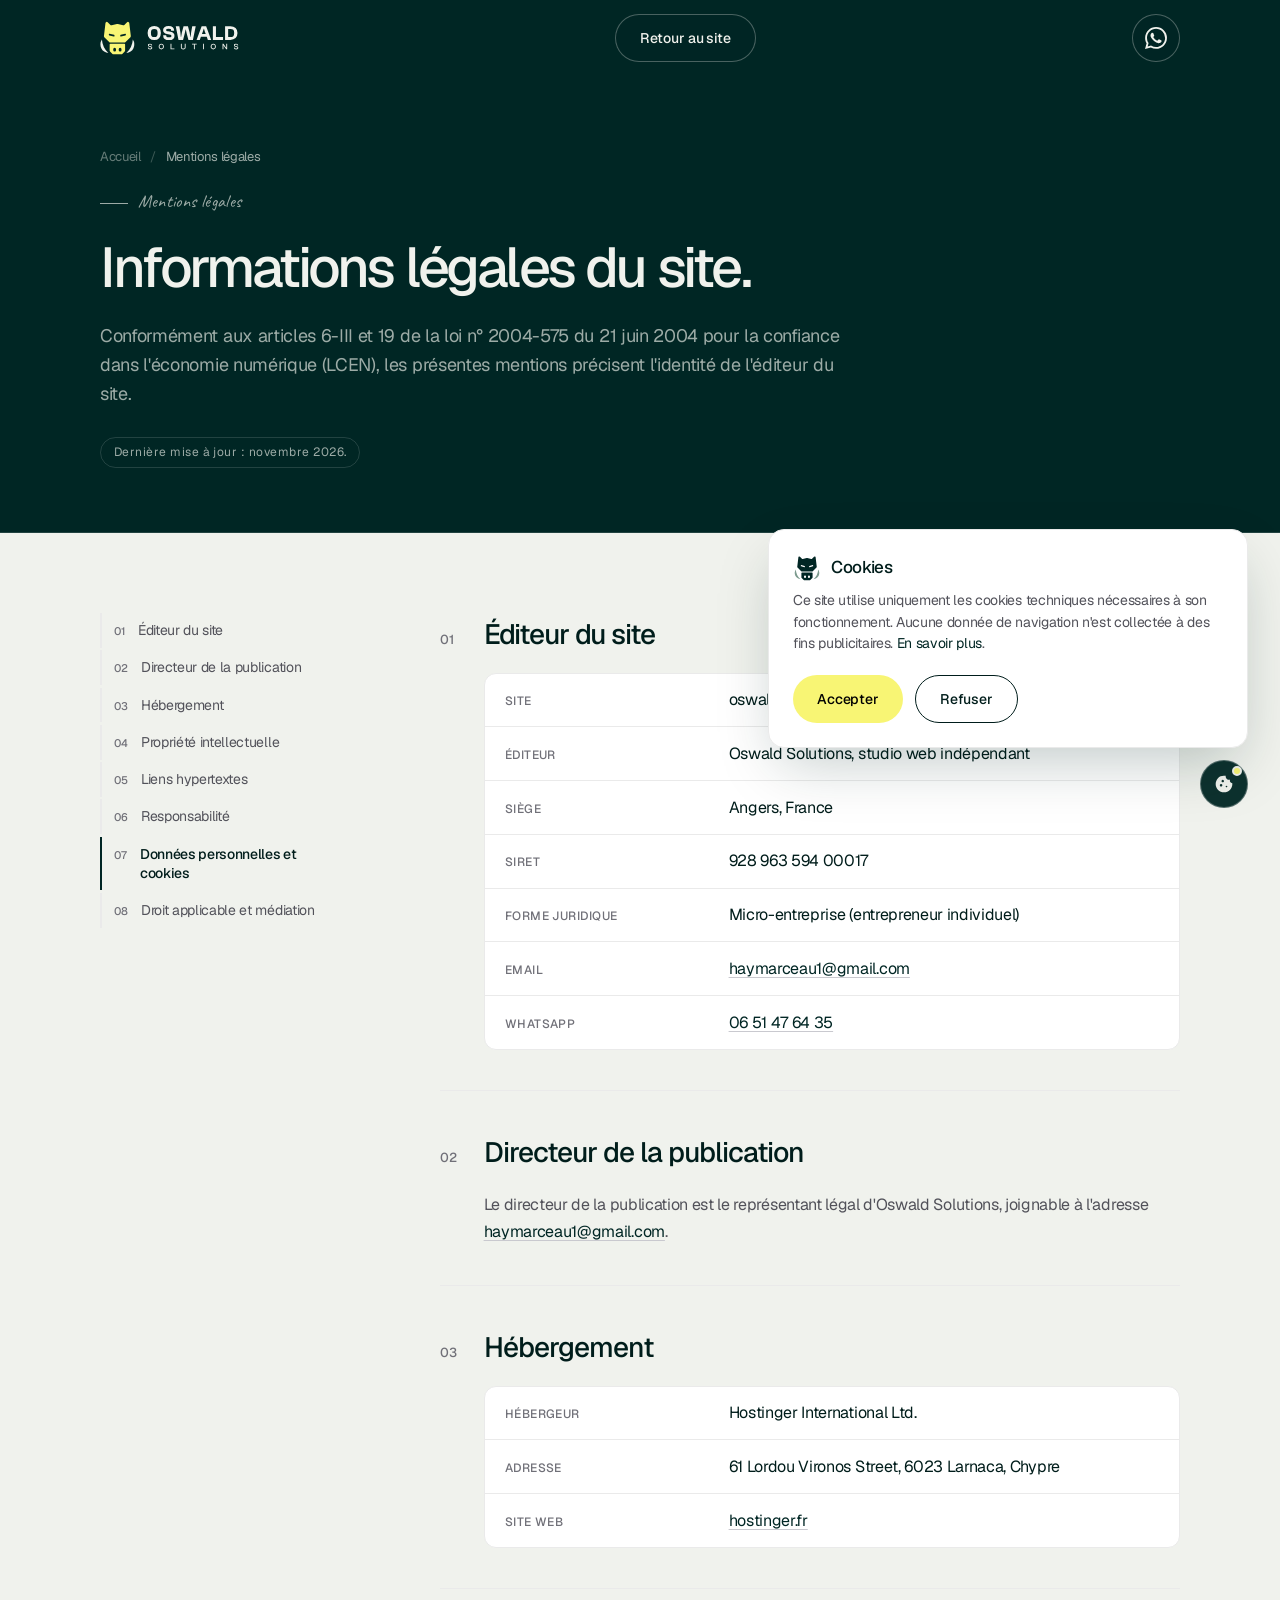
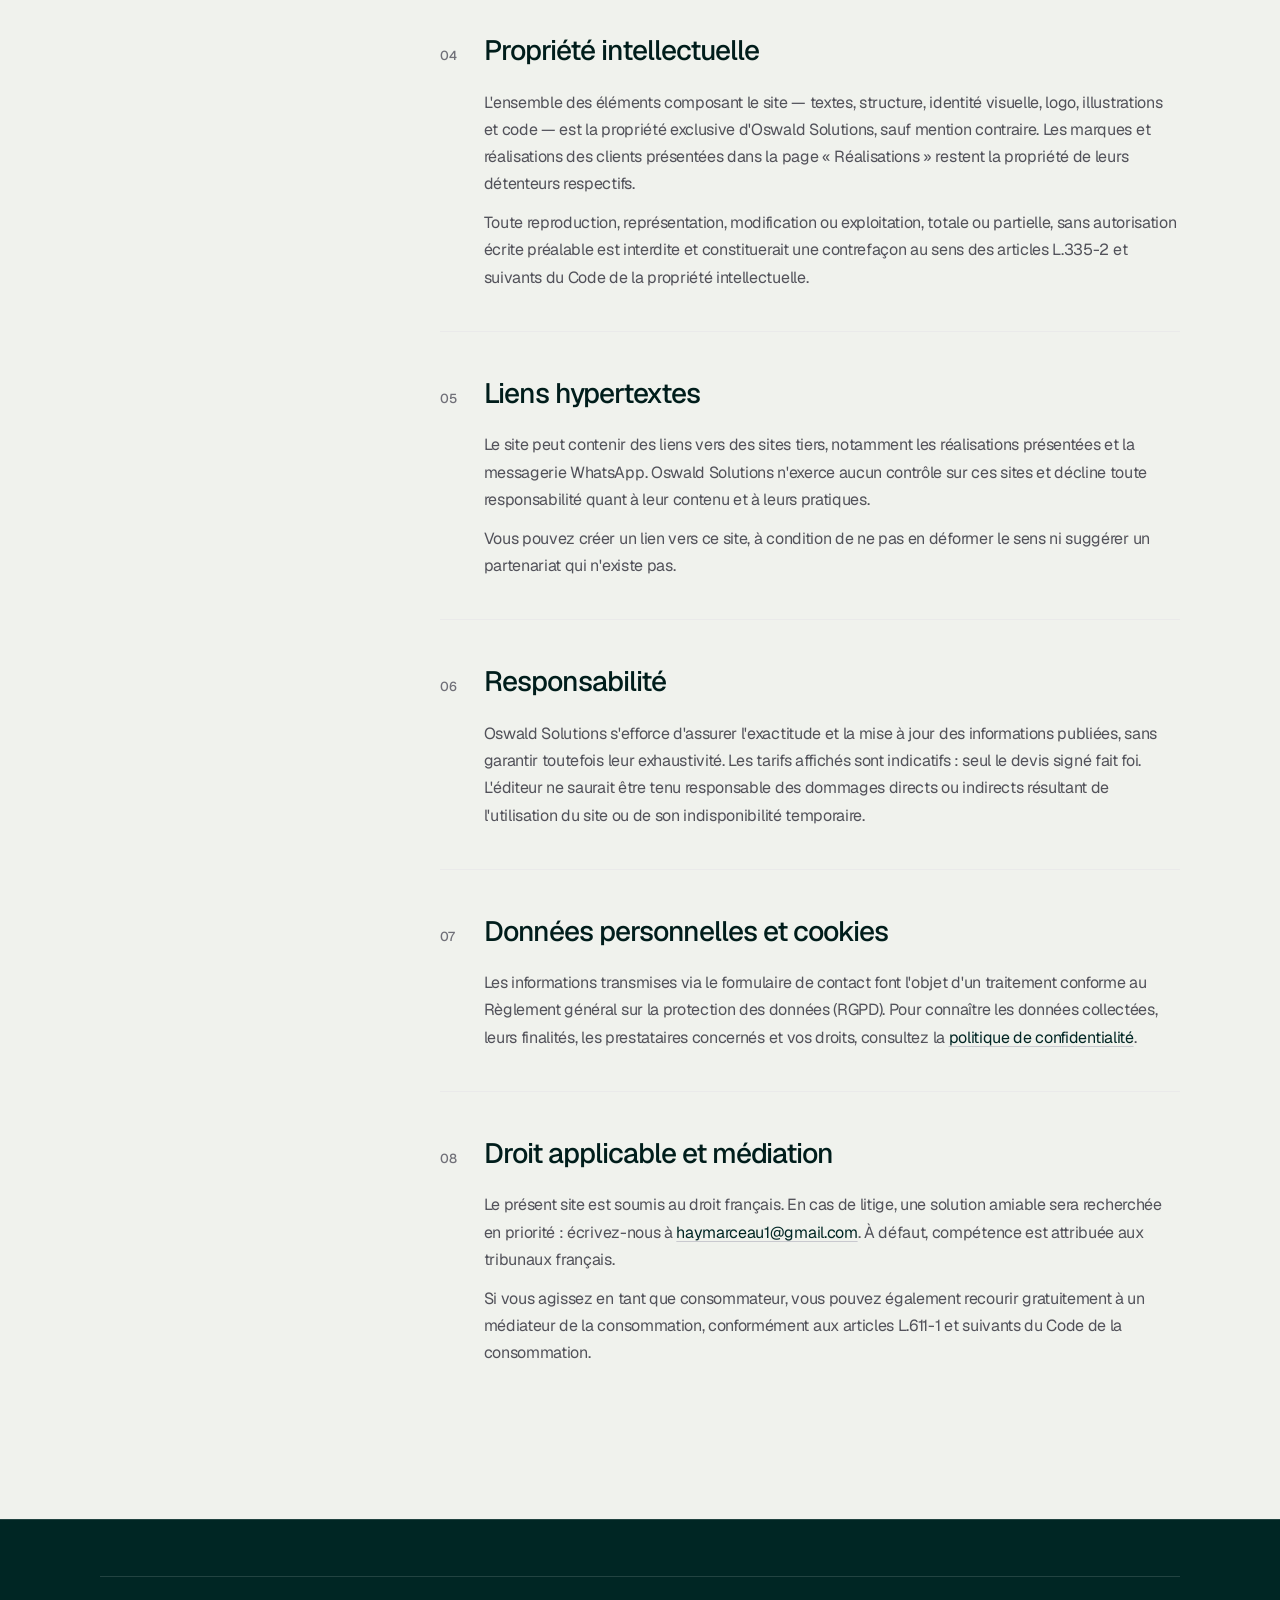
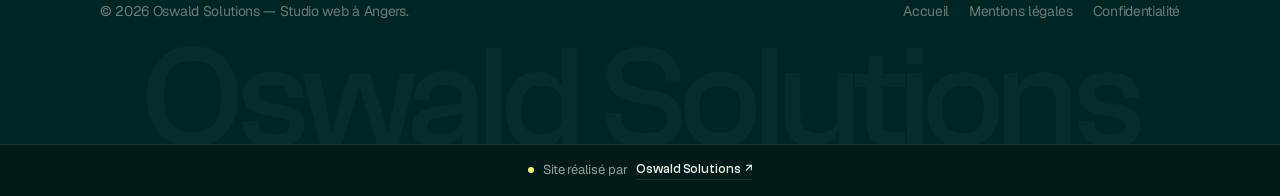
<file: mentions-legales.html>
<!DOCTYPE html>
<html lang="fr">
<head>
  <meta charset="UTF-8">
  <meta name="viewport" content="width=device-width, initial-scale=1.0">
  <title>Mentions légales — Oswald Solutions</title>
  <meta name="description" content="Mentions légales du site Oswald Solutions, studio web à Angers : éditeur, hébergement, propriété intellectuelle, données personnelles et droit applicable.">
  <link rel="canonical" href="https://oswaldsolutions.fr/mentions-legales.html">
  <meta name="robots" content="noindex,follow">
  <meta name="author" content="Oswald Solutions">
  <meta name="theme-color" content="#002624">
  <link rel="icon" href="/favicon.ico" sizes="48x48">
  <link rel="icon" href="/assets/icons/favicon.svg" type="image/svg+xml">
  <link rel="apple-touch-icon" href="/apple-touch-icon.png">
  <link rel="manifest" href="/site.webmanifest">
  <meta property="og:site_name" content="Oswald Solutions">
  <meta property="og:locale" content="fr_FR">
  <meta property="og:type" content="website">
  <meta property="og:title" content="Mentions légales — Oswald Solutions">
  <meta property="og:description" content="Mentions légales du site Oswald Solutions, studio web à Angers : éditeur, hébergement, propriété intellectuelle, données personnelles et droit applicable.">
  <meta property="og:url" content="https://oswaldsolutions.fr/mentions-legales.html">
  <meta property="og:image" content="https://oswaldsolutions.fr/assets/og/og-legal.png">
  <meta property="og:image:type" content="image/png">
  <meta property="og:image:width" content="1200">
  <meta property="og:image:height" content="630">
  <meta property="og:image:alt" content="Mentions légales — Oswald Solutions">
  <meta name="twitter:card" content="summary_large_image">
  <meta name="twitter:title" content="Mentions légales — Oswald Solutions">
  <meta name="twitter:description" content="Mentions légales du site Oswald Solutions, studio web à Angers : éditeur, hébergement, propriété intellectuelle, données personnelles et droit applicable.">
  <meta name="twitter:image" content="https://oswaldsolutions.fr/assets/og/og-legal.png">
  <meta name="twitter:image:alt" content="Mentions légales — Oswald Solutions">
  <link rel="preload" href="/assets/fonts/geist-variable.woff2" as="font" type="font/woff2" crossorigin>
  <link rel="stylesheet" href="assets/css/style.css?v=20262">
  <link rel="stylesheet" href="assets/css/breadcrumb.css?v=20260">
  <link rel="stylesheet" href="assets/css/animations.css?v=20261">
  <link rel="stylesheet" href="assets/css/mobilenav.css?v=20260">
  <link rel="stylesheet" href="assets/css/legal.css?v=20262">
  <script type="application/ld+json">
{
  "@context": "https://schema.org",
  "@graph": [
    {
      "@type": "WebPage",
      "@id": "https://oswaldsolutions.fr/mentions-legales.html#webpage",
      "url": "https://oswaldsolutions.fr/mentions-legales.html",
      "name": "Mentions légales — Oswald Solutions",
      "description": "Mentions légales du site Oswald Solutions, studio web à Angers : éditeur, hébergement, propriété intellectuelle, données personnelles et droit applicable.",
      "inLanguage": "fr-FR",
      "isPartOf": {
        "@id": "https://oswaldsolutions.fr/#website"
      },
      "about": {
        "@id": "https://oswaldsolutions.fr/#organization"
      }
    },
    {
      "@type": "BreadcrumbList",
      "itemListElement": [
        {
          "@type": "ListItem",
          "position": 1,
          "name": "Accueil",
          "item": "https://oswaldsolutions.fr/"
        },
        {
          "@type": "ListItem",
          "position": 2,
          "name": "Mentions légales",
          "item": "https://oswaldsolutions.fr/mentions-legales.html"
        }
      ]
    }
  ]
}
  </script>
</head>
<body>
  <a class="skip-link" href="#main">Aller au contenu principal</a>

  <header class="site-header site-header--solid" id="site-header">
    <div class="container header__inner">
      <a href="index.html" class="logo" aria-label="Oswald Solutions — retour à l'accueil">
        <img class="logo__img" src="/assets/brand/logo-horizontal-fond-sombre.svg?v=2" alt="Oswald Solutions" width="432" height="106">
      </a>
      <a class="btn btn--outline" href="index.html"><span class="btn__label"><span class="btn__text">Retour au site</span><span class="btn__text btn__text--dupe" aria-hidden="true">Retour au site</span></span></a>
      <div class="whatsapp-wrap">
        <a class="btn btn--outline btn--round" href="https://wa.me/33651476435" target="_blank" rel="noopener" aria-label="Discuter sur WhatsApp au 06 51 47 64 35">
        <svg xmlns="http://www.w3.org/2000/svg" viewBox="0 0 24 24" fill="currentColor" aria-hidden="true">
          <path d="M17.472 14.382c-.297-.149-1.758-.867-2.03-.967-.273-.099-.471-.148-.67.15-.197.297-.767.966-.94 1.164-.173.199-.347.223-.644.075-.297-.15-1.255-.463-2.39-1.475-.883-.788-1.48-1.761-1.653-2.059-.173-.297-.018-.458.13-.606.134-.133.298-.347.446-.52.149-.174.198-.298.298-.497.099-.198.05-.371-.025-.52-.075-.149-.669-1.612-.916-2.207-.242-.579-.487-.5-.669-.51-.173-.008-.371-.01-.57-.01-.198 0-.52.074-.792.372-.272.297-1.04 1.016-1.04 2.479 0 1.462 1.065 2.875 1.213 3.074.149.198 2.096 3.2 5.077 4.487.709.306 1.262.489 1.694.625.712.227 1.36.195 1.871.118.571-.085 1.758-.719 2.006-1.413.248-.694.248-1.289.173-1.413-.074-.124-.272-.198-.57-.347m-5.421 7.403h-.004a9.87 9.87 0 0 1-5.031-1.378l-.361-.214-3.741.982.998-3.648-.235-.374a9.86 9.86 0 0 1-1.51-5.26c.001-5.45 4.436-9.884 9.888-9.884 2.64 0 5.122 1.03 6.988 2.898a9.825 9.825 0 0 1 2.893 6.994c-.003 5.45-4.437 9.884-9.885 9.884m8.413-18.297A11.815 11.815 0 0 0 12.05 0C5.495 0 .16 5.335.157 11.892c0 2.096.547 4.142 1.588 5.945L.057 24l6.305-1.654a11.882 11.882 0 0 0 5.683 1.448h.005c6.554 0 11.89-5.335 11.893-11.893a11.821 11.821 0 0 0-3.48-8.413z"/>
        </svg>
      </a>
        <span class="whatsapp-tip" role="tooltip" aria-hidden="true">Prendre contact simplement</span>
      </div>
    </div>
  </header>

  <main id="main">
    <section class="legal-hero" aria-labelledby="legal-title">
      <div class="container">
        <nav class="breadcrumb breadcrumb--dark" aria-label="Fil d'Ariane"><ol class="breadcrumb__list"><li><a class="breadcrumb__link breadcrumb__link--home" href="index.html"><svg class="breadcrumb__home" viewBox="0 0 24 24" fill="none" aria-hidden="true"><path d="M3 10.5 12 3l9 7.5V20a1 1 0 0 1-1 1h-5v-6h-6v6H4a1 1 0 0 1-1-1v-9.5Z" stroke="currentColor" stroke-width="1.6" stroke-linejoin="round"/></svg><span>Accueil</span></a></li><li><span class="breadcrumb__current" aria-current="page">Mentions légales</span></li></ol></nav>
        <p class="label">Mentions légales</p>
        <h1 class="legal-hero__title" id="legal-title">Informations légales du site.</h1>
        <p class="legal-hero__intro">Conformément aux articles 6-III et 19 de la loi n° 2004-575 du 21 juin 2004 pour la confiance dans l'économie numérique (LCEN), les présentes mentions précisent l'identité de l'éditeur du site.</p>
        <p class="legal-hero__updated">Dernière mise à jour : novembre 2026.</p>
      </div>
    </section>

    <section class="section legal">
      <div class="container legal__layout">
        <nav class="legal__toc" aria-label="Sommaire"></nav>
        <div class="legal__content">
        <div class="legal__section">
          <h2>Éditeur du site</h2>
          <dl class="legal__card">
            <div><dt>Site</dt><dd>oswaldsolutions.fr</dd></div>
            <div><dt>Éditeur</dt><dd>Oswald Solutions, studio web indépendant</dd></div>
            <div><dt>Siège</dt><dd>Angers, France</dd></div>
            <div><dt>SIRET</dt><dd>928 963 594 00017</dd></div>
            <div><dt>Forme juridique</dt><dd>Micro-entreprise (entrepreneur individuel)</dd></div>
            <div><dt>Email</dt><dd><a href="mailto:haymarceau1@gmail.com">haymarceau1@gmail.com</a></dd></div>
            <div><dt>WhatsApp</dt><dd><a href="https://wa.me/33651476435" target="_blank" rel="noopener">06 51 47 64 35</a></dd></div>
          </dl>
        </div>

        <div class="legal__section">
          <h2>Directeur de la publication</h2>
          <p>Le directeur de la publication est le représentant légal d'Oswald Solutions, joignable à l'adresse <a href="mailto:haymarceau1@gmail.com">haymarceau1@gmail.com</a>.</p>
        </div>

        <div class="legal__section">
          <h2>Hébergement</h2>
          <dl class="legal__card">
            <div><dt>Hébergeur</dt><dd>Hostinger International Ltd.</dd></div>
            <div><dt>Adresse</dt><dd>61 Lordou Vironos Street, 6023 Larnaca, Chypre</dd></div>
            <div><dt>Site web</dt><dd><a href="https://www.hostinger.fr" target="_blank" rel="noopener">hostinger.fr</a></dd></div>
          </dl>
        </div>

        <div class="legal__section">
          <h2>Propriété intellectuelle</h2>
          <p>L'ensemble des éléments composant le site — textes, structure, identité visuelle, logo, illustrations et code — est la propriété exclusive d'Oswald Solutions, sauf mention contraire. Les marques et réalisations des clients présentées dans la page « Réalisations » restent la propriété de leurs détenteurs respectifs.</p>
          <p>Toute reproduction, représentation, modification ou exploitation, totale ou partielle, sans autorisation écrite préalable est interdite et constituerait une contrefaçon au sens des articles L.335-2 et suivants du Code de la propriété intellectuelle.</p>
        </div>

        <div class="legal__section">
          <h2>Liens hypertextes</h2>
          <p>Le site peut contenir des liens vers des sites tiers, notamment les réalisations présentées et la messagerie WhatsApp. Oswald Solutions n'exerce aucun contrôle sur ces sites et décline toute responsabilité quant à leur contenu et à leurs pratiques.</p>
          <p>Vous pouvez créer un lien vers ce site, à condition de ne pas en déformer le sens ni suggérer un partenariat qui n'existe pas.</p>
        </div>

        <div class="legal__section">
          <h2>Responsabilité</h2>
          <p>Oswald Solutions s'efforce d'assurer l'exactitude et la mise à jour des informations publiées, sans garantir toutefois leur exhaustivité. Les tarifs affichés sont indicatifs : seul le devis signé fait foi. L'éditeur ne saurait être tenu responsable des dommages directs ou indirects résultant de l'utilisation du site ou de son indisponibilité temporaire.</p>
        </div>

        <div class="legal__section">
          <h2>Données personnelles et cookies</h2>
          <p>Les informations transmises via le formulaire de contact font l'objet d'un traitement conforme au Règlement général sur la protection des données (RGPD). Pour connaître les données collectées, leurs finalités, les prestataires concernés et vos droits, consultez la <a href="confidentialite.html">politique de confidentialité</a>.</p>
        </div>

        <div class="legal__section">
          <h2>Droit applicable et médiation</h2>
          <p>Le présent site est soumis au droit français. En cas de litige, une solution amiable sera recherchée en priorité : écrivez-nous à <a href="mailto:haymarceau1@gmail.com">haymarceau1@gmail.com</a>. À défaut, compétence est attribuée aux tribunaux français.</p>
          <p>Si vous agissez en tant que consommateur, vous pouvez également recourir gratuitement à un médiateur de la consommation, conformément aux articles L.611-1 et suivants du Code de la consommation.</p>
        </div>
        </div>
      </div>
    </section>
  </main>

  <footer class="site-footer legal-footer">
    <div class="container">
      <div class="footer__bottom">
        <p>© <span id="year">2026</span> Oswald Solutions — Studio web à Angers.</p>
        <ul class="footer__legal">
          <li><a href="index.html">Accueil</a></li>
          <li><a href="mentions-legales.html">Mentions légales</a></li>
          <li><a href="confidentialite.html">Confidentialité</a></li>
        </ul>
      </div>
    </div>
  </footer>

  <aside class="cookie-banner" id="cookie-banner" aria-label="Bannière de consentement aux cookies">
    <div class="cookie-banner__content">
      <div class="cookie-banner__heading">
        <img class="cookie-banner__icon" src="/assets/brand/icone-fond-clair.svg" alt="" width="28" height="28">
        <h2 class="cookie-banner__title">Cookies</h2>
      </div>
      <p class="cookie-banner__text">Ce site utilise uniquement les cookies techniques nécessaires à son fonctionnement. Aucune donnée de navigation n'est collectée à des fins publicitaires. <a href="confidentialite.html">En savoir plus</a>.</p>
      <div class="cookie-banner__actions">
        <button class="btn btn--primary" type="button" data-cookie="accept"><span class="btn__label"><span class="btn__text">Accepter</span><span class="btn__text btn__text--dupe" aria-hidden="true">Accepter</span></span></button>
        <button class="btn btn--ghost" type="button" data-cookie="decline"><span class="btn__label"><span class="btn__text">Refuser</span><span class="btn__text btn__text--dupe" aria-hidden="true">Refuser</span></span></button>
      </div>
    </div>
  </aside>

  <button class="cookie-btn" id="cookie-btn" type="button" aria-label="Gérer le consentement aux cookies">
    <svg class="cookie-btn__icon" viewBox="0 0 24 24" fill="currentColor" xmlns="http://www.w3.org/2000/svg" aria-hidden="true">
      <path fill="currentColor" d="M12 22q-2.075 0-3.9-.788t-3.175-2.137T2.788 15.9T2 12q0-1.875.725-3.675T4.75 5.112t3.125-2.275t4-.862q.525 0 1.075.05t1.125.175q-.225 1.125.15 2.125t1.125 1.662t1.788.913t2.137-.125q-.65 1.475.188 2.825T21.95 11q.025.275.038.512t.012.513q0 2.05-.788 3.862t-2.137 3.175t-3.175 2.15T12 22m-1.5-12q.625 0 1.063-.437T12 8.5t-.437-1.062T10.5 7t-1.062.438T9 8.5t.438 1.063T10.5 10m-2 5q.625 0 1.063-.437T10 13.5t-.437-1.062T8.5 12t-1.062.438T7 13.5t.438 1.063T8.5 15m6.5 1q.425 0 .713-.288T16 15t-.288-.712T15 14t-.712.288T14 15t.288.713T15 16"/>
    </svg>
    <span class="cookie-btn__dot" aria-hidden="true"></span>
  </button>

  <a class="back-to-top" href="#top" id="back-to-top" aria-label="Retour en haut de page">
<svg class="back-to-top__icon current-color" xmlns="http://www.w3.org/2000/svg" viewBox="0 0 24 24" fill="currentColor" aria-hidden="true">
      <path d="M4 12l1.41 1.41L11 7.83V20h2V7.83l5.58 5.59L20 12l-8-8-8 8z"/>
    </svg>
  </a>

  <script src="assets/js/main.js?v=20263" defer></script>
  <script src="assets/js/animations.js?v=20261" defer></script>
  <script src="assets/js/legal.js?v=20260" defer></script>
  <script src="assets/js/oswald-credit.js?v=20260" defer></script>
</body>
</html>
</file>
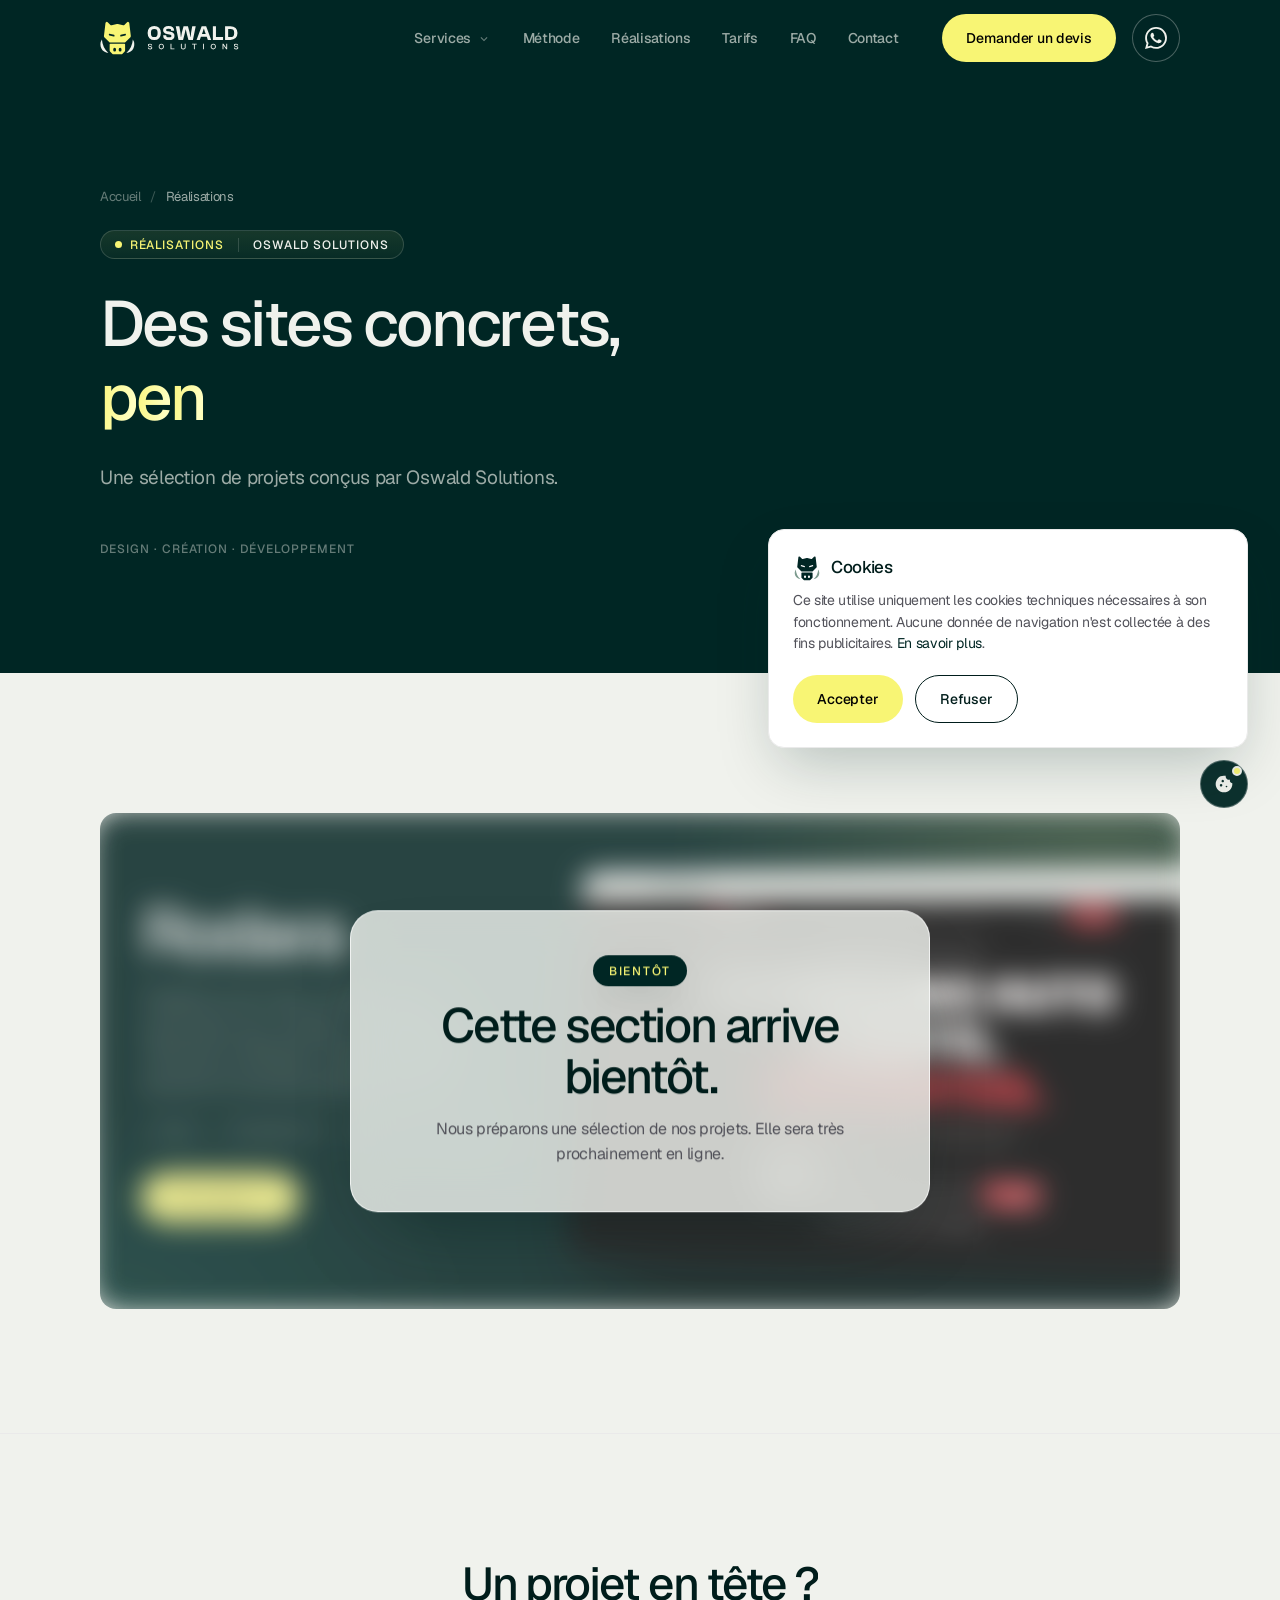
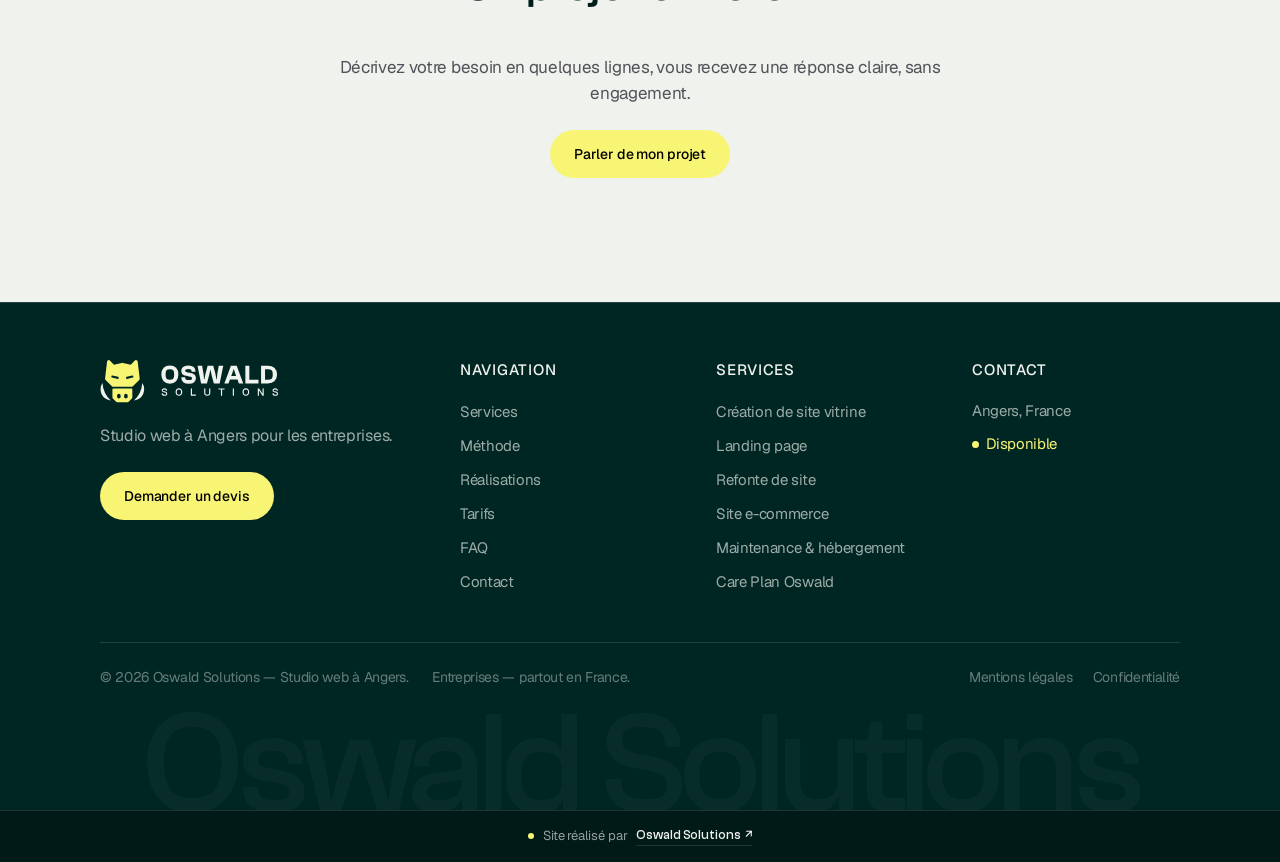
<file: realisations.html>
<!DOCTYPE html>
<html lang="fr">
<head>
  <meta charset="UTF-8">
  <meta name="viewport" content="width=device-width, initial-scale=1.0">
  <title>Réalisations de sites web — Oswald Solutions</title>
  <meta name="description" content="Les réalisations d&#x27;Oswald Solutions : une sélection de sites et de designs conçus par le studio.">
  <link rel="canonical" href="https://oswaldsolutions.fr/realisations.html">
  <meta name="robots" content="index,follow,max-image-preview:large,max-snippet:-1">
  <meta name="author" content="Oswald Solutions">
  <meta name="theme-color" content="#002624">
  <link rel="icon" href="/favicon.ico" sizes="48x48">
  <link rel="icon" href="/assets/icons/favicon.svg" type="image/svg+xml">
  <link rel="apple-touch-icon" href="/apple-touch-icon.png">
  <link rel="manifest" href="/site.webmanifest">
  <meta property="og:site_name" content="Oswald Solutions">
  <meta property="og:locale" content="fr_FR">
  <meta property="og:type" content="website">
  <meta property="og:title" content="Réalisations de sites web — Oswald Solutions">
  <meta property="og:description" content="Les réalisations d&#x27;Oswald Solutions : une sélection de sites et de designs conçus par le studio.">
  <meta property="og:url" content="https://oswaldsolutions.fr/realisations.html">
  <meta property="og:image" content="https://oswaldsolutions.fr/assets/og/og-realisations.png">
  <meta property="og:image:type" content="image/png">
  <meta property="og:image:width" content="1200">
  <meta property="og:image:height" content="630">
  <meta property="og:image:alt" content="Réalisations de sites web — Oswald Solutions, des projets concrets">
  <meta name="twitter:card" content="summary_large_image">
  <meta name="twitter:title" content="Réalisations de sites web — Oswald Solutions">
  <meta name="twitter:description" content="Les réalisations d&#x27;Oswald Solutions : une sélection de sites et de designs conçus par le studio.">
  <meta name="twitter:image" content="https://oswaldsolutions.fr/assets/og/og-realisations.png">
  <meta name="twitter:image:alt" content="Réalisations de sites web — Oswald Solutions, des projets concrets">
  <link rel="preload" href="/assets/fonts/geist-variable.woff2" as="font" type="font/woff2" crossorigin>
  <link rel="stylesheet" href="assets/css/style.css?v=20262">
  <link rel="stylesheet" href="assets/css/breadcrumb.css?v=20260">
  <link rel="stylesheet" href="assets/css/animations.css?v=20261">
  <link rel="stylesheet" href="assets/css/mobilenav.css?v=20260">
  <link rel="stylesheet" href="assets/css/megamenu.css?v=20260">
  <link rel="stylesheet" href="assets/css/projects.css?v=20262">
  <script type="application/ld+json">
{
  "@context": "https://schema.org",
  "@graph": [
    {
      "@type": "CollectionPage",
      "@id": "https://oswaldsolutions.fr/realisations.html#collection",
      "url": "https://oswaldsolutions.fr/realisations.html",
      "name": "Réalisations de sites web — Oswald Solutions",
      "description": "Les réalisations d'Oswald Solutions : une sélection de sites et de designs conçus par le studio.",
      "inLanguage": "fr-FR",
      "isPartOf": {
        "@id": "https://oswaldsolutions.fr/#website"
      }
    },
    {
      "@type": "BreadcrumbList",
      "itemListElement": [
        {
          "@type": "ListItem",
          "position": 1,
          "name": "Accueil",
          "item": "https://oswaldsolutions.fr/"
        },
        {
          "@type": "ListItem",
          "position": 2,
          "name": "Réalisations",
          "item": "https://oswaldsolutions.fr/realisations.html"
        }
      ]
    }
  ]
}
  </script>
</head>
<body class="projects-page">
  <a class="skip-link" href="#main">Aller au contenu principal</a>

  <header class="site-header" id="site-header">
    <div class="container header__inner">
      <a href="index.html" class="logo" aria-label="Oswald Solutions — retour à l'accueil">
        <img class="logo__img" src="/assets/brand/logo-horizontal-fond-sombre.svg?v=2" alt="Oswald Solutions" width="432" height="106">
      </a>

      <nav class="site-nav" id="site-nav" aria-label="Navigation principale">
        <ul class="site-nav__list">
          <li class="has-dropdown">
            <a href="index.html#services" class="nav-link" id="nav-services" aria-haspopup="true" aria-expanded="false" aria-controls="services-dropdown">
              Services
              <svg class="nav-link__chevron" xmlns="http://www.w3.org/2000/svg" viewBox="0 0 24 24" fill="currentColor" aria-hidden="true">
<path d="M7.41 8.59L12 13.17l4.59-4.58L18 10l-6 6-6-6 1.41-1.41z"/>
</svg>
            </a>
            <div class="dropdown" id="services-dropdown">
              <div class="dropdown__grid">
<a class="dropdown__item" href="site-vitrine.html">
  <span class="dropdown__icon"><svg class="current-color" viewBox="0 0 24 24" fill="none" xmlns="http://www.w3.org/2000/svg">
<path d="M17.56 17.97H6.44C2.46 17.97 1.25 16.76 1.25 12.78V6.44C1.25 2.46 2.46 1.25 6.44 1.25H17.55C21.53 1.25 22.74 2.46 22.74 6.44V12.77C22.75 16.76 21.54 17.97 17.56 17.97ZM6.44 2.75C3.3 2.75 2.75 3.3 2.75 6.44V12.77C2.75 15.91 3.3 16.46 6.44 16.46H17.55C20.69 16.46 21.24 15.91 21.24 12.77V6.44C21.24 3.3 20.69 2.75 17.55 2.75H6.44Z" fill="currentColor"/>
<path d="M12 22.75C11.59 22.75 11.25 22.41 11.25 22V17.22C11.25 16.81 11.59 16.47 12 16.47C12.41 16.47 12.75 16.81 12.75 17.22V22C12.75 22.41 12.41 22.75 12 22.75Z" fill="currentColor"/>
<path d="M22 13.75H2C1.59 13.75 1.25 13.41 1.25 13C1.25 12.59 1.59 12.25 2 12.25H22C22.41 12.25 22.75 12.59 22.75 13C22.75 13.41 22.41 13.75 22 13.75Z" fill="currentColor"/>
<path d="M16.5 22.75H7.5C7.09 22.75 6.75 22.41 6.75 22C6.75 21.59 7.09 21.25 7.5 21.25H16.5C16.91 21.25 17.25 21.59 17.25 22C17.25 22.41 16.91 22.75 16.5 22.75Z" fill="currentColor"/>
</svg></span>
  <span class="dropdown__copy">
    <strong>Site vitrine</strong>
    <span>Une présence professionnelle pour votre entreprise.</span>
  </span>
                </a>
<a class="dropdown__item" href="landing-page.html">
  <span class="dropdown__icon"><svg class="current-color" viewBox="0 0 24 24" fill="none" xmlns="http://www.w3.org/2000/svg">
<path d="M12 22.81C11.31 22.81 10.66 22.46 10.2 21.85L8.7 19.85C8.67 19.81 8.55 19.76 8.5 19.75H8C3.83 19.75 1.25 18.62 1.25 13V8C1.25 3.58 3.58 1.25 8 1.25H16C20.42 1.25 22.75 3.58 22.75 8V13C22.75 17.42 20.42 19.75 16 19.75H15.5C15.42 19.75 15.35 19.79 15.3 19.85L13.8 21.85C13.34 22.46 12.69 22.81 12 22.81ZM8 2.75C4.42 2.75 2.75 4.42 2.75 8V13C2.75 17.52 4.3 18.25 8 18.25H8.5C9.01 18.25 9.59 18.54 9.9 18.95L11.4 20.95C11.75 21.41 12.25 21.41 12.6 20.95L14.1 18.95C14.43 18.51 14.95 18.25 15.5 18.25H16C19.58 18.25 21.25 16.58 21.25 13V8C21.25 4.42 19.58 2.75 16 2.75H8Z" fill="currentColor"/>
<path d="M12 12C11.44 12 11 11.55 11 11C11 10.45 11.45 10 12 10C12.55 10 13 10.45 13 11C13 11.55 12.56 12 12 12Z" fill="currentColor"/>
<path d="M16 12C15.44 12 15 11.55 15 11C15 10.45 15.45 10 16 10C16.55 10 17 10.45 17 11C17 11.55 16.56 12 16 12Z" fill="currentColor"/>
<path d="M8 12C7.44 12 7 11.55 7 11C7 10.45 7.45 10 8 10C8.55 10 9 10.45 9 11C9 11.55 8.56 12 8 12Z" fill="currentColor"/>
</svg></span>
  <span class="dropdown__copy">
    <strong>Landing page</strong>
    <span>Une page pensée pour convertir vos visiteurs.</span>
  </span>
                </a>
<a class="dropdown__item" href="refonte-site.html">
  <span class="dropdown__icon"><svg class="current-color" viewBox="0 0 24 24" fill="none" xmlns="http://www.w3.org/2000/svg">
<path d="M14.55 22.42C14.22 22.42 13.91 22.2 13.82 21.86C13.71 21.46 13.95 21.05 14.36 20.94C18.42 19.87 21.25 16.19 21.25 11.99C21.25 6.89 17.1 2.74 12 2.74C7.67 2.74 4.83 5.27 3.5 6.8H6.44C6.85 6.8 7.19 7.14 7.19 7.55C7.19 7.96 6.86 8.31 6.44 8.31H2.01C1.96 8.31 1.87 8.3 1.8 8.28C1.71 8.25 1.63 8.21 1.56 8.16C1.47 8.1 1.4 8.02 1.35 7.93C1.3 7.84 1.26 7.73 1.25 7.62C1.25 7.59 1.25 7.57 1.25 7.54V3C1.25 2.59 1.59 2.25 2 2.25C2.41 2.25 2.75 2.59 2.75 3V5.39C4.38 3.64 7.45 1.25 12 1.25C17.93 1.25 22.75 6.07 22.75 12C22.75 16.88 19.46 21.16 14.74 22.4C14.68 22.41 14.61 22.42 14.55 22.42Z" fill="currentColor"/>
<path d="M11.29 22.73C11.27 22.73 11.25 22.72 11.24 22.72C10.16 22.65 9.1 22.41 8.1 22.02C7.81 21.91 7.61 21.62 7.62 21.31C7.62 21.22 7.64 21.13 7.67 21.05C7.82 20.67 8.27 20.48 8.64 20.62C9.51 20.96 10.42 21.16 11.34 21.23C11.73 21.25 12.04 21.59 12.04 21.99L12.03 22.03C12.01 22.42 11.68 22.73 11.29 22.73ZM5.78 20.58C5.61 20.58 5.45 20.52 5.31 20.42C4.47 19.74 3.73 18.95 3.13 18.07C3.04 17.94 2.99 17.8 2.99 17.65C2.99 17.4 3.11 17.17 3.32 17.03C3.65 16.8 4.13 16.89 4.36 17.21C4.36 17.22 4.36 17.22 4.36 17.22C4.37 17.23 4.38 17.25 4.39 17.26C4.91 18.01 5.54 18.68 6.25 19.24C6.42 19.38 6.53 19.59 6.53 19.82C6.53 19.99 6.48 20.16 6.37 20.3C6.22 20.48 6.01 20.58 5.78 20.58ZM2.44 15.7C2.11 15.7 1.82 15.49 1.73 15.18C1.41 14.15 1.25 13.08 1.25 12V11.99C1.26 11.58 1.59 11.25 2 11.25C2.41 11.25 2.75 11.59 2.75 12C2.75 12.94 2.89 13.86 3.16 14.73C3.18 14.81 3.19 14.88 3.19 14.96C3.19 15.28 2.98 15.57 2.66 15.67C2.59 15.69 2.52 15.7 2.44 15.7Z" fill="currentColor"/>
</svg></span>
  <span class="dropdown__copy">
    <strong>Refonte de site</strong>
    <span>Modernisez votre site existant.</span>
  </span>
                </a>
<a class="dropdown__item" href="site-e-commerce.html">
  <span class="dropdown__icon"><svg class="current-color" viewBox="0 0 24 24" fill="none" xmlns="http://www.w3.org/2000/svg">
<path d="M16.4904 22.75H7.50042C5.78042 22.75 4.49043 22.29 3.69043 21.38C2.89043 20.47 2.58042 19.15 2.79042 17.44L3.69043 9.94C3.95043 7.73 4.51043 5.75 8.41043 5.75H15.6104C19.5004 5.75 20.0604 7.73 20.3304 9.94L21.2304 17.44C21.4304 19.15 21.1304 20.48 20.3304 21.38C19.5004 22.29 18.2204 22.75 16.4904 22.75ZM8.40042 7.25C5.52042 7.25 5.38042 8.38999 5.17042 10.11L4.27043 17.61C4.12043 18.88 4.30042 19.81 4.81042 20.38C5.32042 20.95 6.22042 21.24 7.50042 21.24H16.4904C17.7704 21.24 18.6704 20.95 19.1804 20.38C19.6904 19.81 19.8704 18.88 19.7204 17.61L18.8204 10.11C18.6104 8.37999 18.4804 7.25 15.5904 7.25H8.40042Z" fill="currentColor"/>
<path d="M16 8.75C15.59 8.75 15.25 8.41 15.25 8V4.5C15.25 3.42 14.58 2.75 13.5 2.75H10.5C9.42 2.75 8.75 3.42 8.75 4.5V8C8.75 8.41 8.41 8.75 8 8.75C7.59 8.75 7.25 8.41 7.25 8V4.5C7.25 2.59 8.59 1.25 10.5 1.25H13.5C15.41 1.25 16.75 2.59 16.75 4.5V8C16.75 8.41 16.41 8.75 16 8.75Z" fill="currentColor"/>
<path d="M20.41 17.78H8C7.59 17.78 7.25 17.44 7.25 17.03C7.25 16.62 7.59 16.28 8 16.28H20.41C20.82 16.28 21.16 16.62 21.16 17.03C21.16 17.44 20.82 17.78 20.41 17.78Z" fill="currentColor"/>
</svg></span>
  <span class="dropdown__copy">
    <strong>Site e-commerce</strong>
    <span>Une boutique en ligne claire et évolutive.</span>
  </span>
                </a>
<a class="dropdown__item" href="maintenance.html">
  <span class="dropdown__icon"><svg class="current-color" viewBox="0 0 24 24" fill="none" xmlns="http://www.w3.org/2000/svg">
<path d="M12.0002 22.6298C11.3302 22.6298 10.6502 22.4798 10.1202 22.1698L4.62023 18.9998C2.38023 17.4898 2.24023 17.2598 2.24023 14.8898V9.1098C2.24023 6.7398 2.37023 6.5098 4.57023 5.0198L10.1102 1.8198C11.1602 1.2098 12.8102 1.2098 13.8602 1.8198L19.3802 4.9998C21.6202 6.5098 21.7602 6.7398 21.7602 9.1098V14.8798C21.7602 17.2498 21.6302 17.4798 19.4302 18.9698L13.8902 22.1698C13.3502 22.4798 12.6702 22.6298 12.0002 22.6298ZM12.0002 2.8698C11.5802 2.8698 11.1702 2.9498 10.8802 3.1198L5.38023 6.2998C3.75023 7.3998 3.75023 7.3998 3.75023 9.1098V14.8798C3.75023 16.5898 3.75023 16.5898 5.42023 17.7198L10.8802 20.8698C11.4702 21.2098 12.5402 21.2098 13.1302 20.8698L18.6302 17.6898C20.2502 16.5898 20.2502 16.5898 20.2502 14.8798V9.1098C20.2502 7.3998 20.2502 7.3998 18.5802 6.2698L13.1202 3.1198C12.8302 2.9498 12.4202 2.8698 12.0002 2.8698Z" fill="currentColor"/>
<path d="M12 15.75C9.93 15.75 8.25 14.07 8.25 12C8.25 9.93 9.93 8.25 12 8.25C14.07 8.25 15.75 9.93 15.75 12C15.75 14.07 14.07 15.75 12 15.75ZM12 9.75C10.76 9.75 9.75 10.76 9.75 12C9.75 13.24 10.76 14.25 12 14.25C13.24 14.25 14.25 13.24 14.25 12C14.25 10.76 13.24 9.75 12 9.75Z" fill="currentColor"/>
</svg></span>
  <span class="dropdown__copy">
    <strong>Maintenance</strong>
    <span>Hébergement, mises à jour et petites évolutions.</span>
  </span>
                </a>
<a class="dropdown__item" href="care-plan.html">
  <span class="dropdown__icon"><svg class="current-color" viewBox="0 0 24 24" fill="none" xmlns="http://www.w3.org/2000/svg">
<path d="M12 22.75C11.3 22.75 10.59 22.48 10.06 21.95L8.35001 20.26C7.92001 19.84 7.35999 19.61 6.75999 19.61H6C3.93 19.61 2.25 17.94 2.25 15.89V4.97998C2.25 2.92998 3.93 1.26001 6 1.26001H18C20.07 1.26001 21.75 2.92998 21.75 4.97998V15.89C21.75 17.94 20.07 19.61 18 19.61H17.24C16.64 19.61 16.07 19.84 15.65 20.26L13.94 21.95C13.41 22.48 12.7 22.75 12 22.75ZM6 2.75C4.76 2.75 3.75 3.74997 3.75 4.96997V15.88C3.75 17.11 4.76 18.1 6 18.1H6.75999C7.75999 18.1 8.7 18.4899 9.41 19.1899L11.12 20.88C11.61 21.36 12.4 21.36 12.89 20.88L14.6 19.1899C15.31 18.4899 16.25 18.1 17.25 18.1H18C19.24 18.1 20.25 17.1 20.25 15.88V4.96997C20.25 3.73997 19.24 2.75 18 2.75H6Z" fill="currentColor"/>
<path d="M12 12C11.44 12 11 11.55 11 11C11 10.45 11.45 10 12 10C12.55 10 13 10.45 13 11C13 11.55 12.56 12 12 12Z" fill="currentColor"/>
<path d="M16 12C15.44 12 15 11.55 15 11C15 10.45 15.45 10 16 10C16.55 10 17 10.45 17 11C17 11.55 16.56 12 16 12Z" fill="currentColor"/>
<path d="M8 12C7.44 12 7 11.55 7 11C7 10.45 7.45 10 8 10C8.55 10 9 10.45 9 11C9 11.55 8.56 12 8 12Z" fill="currentColor"/>
</svg></span>
  <span class="dropdown__copy">
    <strong>Care Plan Oswald</strong>
    <span>Un suivi mensuel complet de votre site.</span>
  </span>
                </a>

              </div>
              <a class="dropdown__footer-link" href="index.html#services">
                Voir tous les services
                <span class="dropdown__arrow" aria-hidden="true">&#8594;</span>
              </a>
            </div>
          </li>
          <li><a href="index.html#methode">Méthode</a></li>
          <li><a href="realisations.html" aria-current="page">Réalisations</a></li>
          <li><a href="index.html#tarifs">Tarifs</a></li>
          <li><a href="index.html#faq">FAQ</a></li>
          <li><a href="index.html#contact">Contact</a></li>
        </ul>
        <a class="btn btn--primary site-nav__cta" href="index.html#contact"><span class="btn__label"><span class="btn__text">Demander un devis</span><span class="btn__text btn__text--dupe" aria-hidden="true">Demander un devis</span></span></a>
      </nav>

      <div class="header__actions">
        <div class="whatsapp-wrap">
        <a class="btn btn--outline btn--round" href="https://wa.me/33651476435" target="_blank" rel="noopener" aria-label="Discuter sur WhatsApp au 06 51 47 64 35">
          <svg xmlns="http://www.w3.org/2000/svg" viewBox="0 0 24 24" fill="currentColor" aria-hidden="true">
            <path d="M17.472 14.382c-.297-.149-1.758-.867-2.03-.967-.273-.099-.471-.148-.67.15-.197.297-.767.966-.94 1.164-.173.199-.347.223-.644.075-.297-.15-1.255-.463-2.39-1.475-.883-.788-1.48-1.761-1.653-2.059-.173-.297-.018-.458.13-.606.134-.133.298-.347.446-.52.149-.174.198-.298.298-.497.099-.198.05-.371-.025-.52-.075-.149-.669-1.612-.916-2.207-.242-.579-.487-.5-.669-.51-.173-.008-.371-.01-.57-.01-.198 0-.52.074-.792.372-.272.297-1.04 1.016-1.04 2.479 0 1.462 1.065 2.875 1.213 3.074.149.198 2.096 3.2 5.077 4.487.709.306 1.262.489 1.694.625.712.227 1.36.195 1.871.118.571-.085 1.758-.719 2.006-1.413.248-.694.248-1.289.173-1.413-.074-.124-.272-.198-.57-.347m-5.421 7.403h-.004a9.87 9.87 0 0 1-5.031-1.378l-.361-.214-3.741.982.998-3.648-.235-.374a9.86 9.86 0 0 1-1.51-5.26c.001-5.45 4.436-9.884 9.888-9.884 2.64 0 5.122 1.03 6.988 2.898a9.825 9.825 0 0 1 2.893 6.994c-.003 5.45-4.437 9.884-9.885 9.884m8.413-18.297A11.815 11.815 0 0 0 12.05 0C5.495 0 .16 5.335.157 11.892c0 2.096.547 4.142 1.588 5.945L.057 24l6.305-1.654a11.882 11.882 0 0 0 5.683 1.448h.005c6.554 0 11.89-5.335 11.893-11.893a11.821 11.821 0 0 0-3.48-8.413z"/>
          </svg>
        </a>
        <span class="whatsapp-tip" role="tooltip" aria-hidden="true">Prendre contact simplement</span>
      </div>

        <button class="nav-toggle" id="nav-toggle" type="button" aria-expanded="false" aria-controls="site-nav" aria-label="Ouvrir le menu">
        <span class="nav-toggle__line" aria-hidden="true"></span>
        <span class="nav-toggle__line" aria-hidden="true"></span>
        </button>
      </div>
    </div>
  </header>


  <main id="main">
    <section class="hero" id="top">
      <div class="container">
        <nav class="breadcrumb breadcrumb--dark" aria-label="Fil d'Ariane"><ol class="breadcrumb__list"><li><a class="breadcrumb__link breadcrumb__link--home" href="index.html"><svg class="breadcrumb__home" viewBox="0 0 24 24" fill="none" aria-hidden="true"><path d="M3 10.5 12 3l9 7.5V20a1 1 0 0 1-1 1h-5v-6h-6v6H4a1 1 0 0 1-1-1v-9.5Z" stroke="currentColor" stroke-width="1.6" stroke-linejoin="round"/></svg><span>Accueil</span></a></li><li><span class="breadcrumb__current" aria-current="page">Réalisations</span></li></ol></nav>
        <p class="label hero__label"><span class="status"><span class="status__dot" aria-hidden="true"></span><span class="status__label">Réalisations</span></span><span class="hero__label-text">Oswald Solutions</span></p>
        <h1 class="hero__title" id="hero-title">Des sites concrets, <span class="accent">pensés pour servir</span>.</h1>
        <p class="hero__lede">Une sélection de projets conçus par Oswald Solutions.</p>
        <p class="hero__proof">Design · Création · Développement</p>
      </div>
    </section>

    <section class="section projects" id="projets" aria-label="Liste des réalisations">
      <div class="container">
        <div class="projects__stage">
          <div class="projects__blur" aria-hidden="true" inert>
            <div class="projects__grid" id="projects-list"></div>
          </div>
          <div class="projects__soon" role="status">
            <span class="projects__soon-badge">Bientôt</span>
            <p class="projects__soon-title">Cette section arrive bientôt.</p>
            <p class="projects__soon-text">Nous préparons une sélection de nos projets. Elle sera très prochainement en ligne.</p>
          </div>
        </div>
      </div>
    </section>

    <section class="section projects-cta" aria-labelledby="cta-title">
      <div class="container">
        <h2 class="section__title" id="cta-title">Un projet en tête ?</h2>
        <p class="section__lede">Décrivez votre besoin en quelques lignes, vous recevez une réponse claire, sans engagement.</p>
        <a class="btn btn--primary" href="index.html#contact"><span class="btn__label"><span class="btn__text">Parler de mon projet</span><span class="btn__text btn__text--dupe" aria-hidden="true">Parler de mon projet</span></span></a>
      </div>
    </section>
  </main>

  <footer class="site-footer">
    <div class="container">
      <div class="footer__grid">
        <div class="footer__brand">
          <a href="index.html" class="logo">
            <img class="logo__img" src="/assets/brand/logo-horizontal-fond-sombre.svg?v=2" alt="Oswald Solutions" width="432" height="106">
          </a>
          <p class="footer__tagline">Studio web à Angers pour les entreprises.</p>
          <a class="btn btn--primary footer__cta" href="index.html#contact"><span class="btn__label"><span class="btn__text">Demander un devis</span><span class="btn__text btn__text--dupe" aria-hidden="true">Demander un devis</span></span></a>
        </div>

        <nav class="footer__col" aria-label="Navigation du pied de page">
          <h3 class="footer__heading">Navigation</h3>
          <ul>
            <li><a href="index.html#services">Services</a></li>
            <li><a href="index.html#methode">Méthode</a></li>
            <li><a href="realisations.html">Réalisations</a></li>
            <li><a href="index.html#tarifs">Tarifs</a></li>
            <li><a href="index.html#faq">FAQ</a></li>
            <li><a href="index.html#contact">Contact</a></li>
          </ul>
        </nav>

        <div class="footer__col">
          <h3 class="footer__heading">Services</h3>
          <ul>
            <li><a href="site-vitrine.html">Création de site vitrine</a></li>
            <li><a href="landing-page.html">Landing page</a></li>
            <li><a href="refonte-site.html">Refonte de site</a></li>
            <li><a href="site-e-commerce.html">Site e-commerce</a></li>
            <li><a href="maintenance.html">Maintenance &amp; hébergement</a></li>
            <li><a href="care-plan.html">Care Plan Oswald</a></li>
          </ul>
        </div>

        <div class="footer__col footer__contact">
          <h3 class="footer__heading">Contact</h3>
          <ul>
            <li>Angers, France</li>
            <li>
              <span class="status footer__status"><span class="status__dot" aria-hidden="true"></span><span class="status__label">Disponible</span></span>
            </li>
          </ul>
        </div>
      </div>

      <div class="footer__bottom">
        <p>&copy; <span id="year">2026</span> Oswald Solutions &mdash; Studio web à Angers.</p>
        <p>Entreprises &mdash; partout en France.</p>
        <ul class="footer__legal">
          <li><a href="mentions-legales.html">Mentions légales</a></li>
          <li><a href="confidentialite.html">Confidentialité</a></li>
        </ul>
      </div>
    </div>
  </footer>

  <aside class="cookie-banner" id="cookie-banner" aria-label="Bannière de consentement aux cookies">
    <div class="cookie-banner__content">
      <div class="cookie-banner__heading">
        <img class="cookie-banner__icon" src="/assets/brand/icone-fond-clair.svg" alt="" width="28" height="28">
        <h2 class="cookie-banner__title">Cookies</h2>
      </div>
      <p class="cookie-banner__text">Ce site utilise uniquement les cookies techniques nécessaires à son fonctionnement. Aucune donnée de navigation n'est collectée à des fins publicitaires. <a href="confidentialite.html">En savoir plus</a>.</p>
      <div class="cookie-banner__actions">
        <button class="btn btn--primary" type="button" data-cookie="accept"><span class="btn__label"><span class="btn__text">Accepter</span><span class="btn__text btn__text--dupe" aria-hidden="true">Accepter</span></span></button>
        <button class="btn btn--ghost" type="button" data-cookie="decline"><span class="btn__label"><span class="btn__text">Refuser</span><span class="btn__text btn__text--dupe" aria-hidden="true">Refuser</span></span></button>
      </div>
    </div>
  </aside>

  <button class="cookie-btn" id="cookie-btn" type="button" aria-label="Gérer le consentement aux cookies">
    <svg class="cookie-btn__icon" viewBox="0 0 24 24" fill="currentColor" xmlns="http://www.w3.org/2000/svg" aria-hidden="true">
      <path fill="currentColor" d="M12 22q-2.075 0-3.9-.788t-3.175-2.137T2.788 15.9T2 12q0-1.875.725-3.675T4.75 5.112t3.125-2.275t4-.862q.525 0 1.075.05t1.125.175q-.225 1.125.15 2.125t1.125 1.662t1.788.913t2.137-.125q-.65 1.475.188 2.825T21.95 11q.025.275.038.512t.012.513q0 2.05-.788 3.862t-2.137 3.175t-3.175 2.15T12 22m-1.5-12q.625 0 1.063-.437T12 8.5t-.437-1.062T10.5 7t-1.062.438T9 8.5t.438 1.063T10.5 10m-2 5q.625 0 1.063-.437T10 13.5t-.437-1.062T8.5 12t-1.062.438T7 13.5t.438 1.063T8.5 15m6.5 1q.425 0 .713-.288T16 15t-.288-.712T15 14t-.712.288T14 15t.288.713T15 16"/>
    </svg>
    <span class="cookie-btn__dot" aria-hidden="true"></span>
  </button>

  <a class="back-to-top" href="#top" id="back-to-top" aria-label="Retour en haut de page">
<svg class="back-to-top__icon current-color" xmlns="http://www.w3.org/2000/svg" viewBox="0 0 24 24" fill="currentColor" aria-hidden="true">
      <path d="M4 12l1.41 1.41L11 7.83V20h2V7.83l5.58 5.59L20 12l-8-8-8 8z"/>
    </svg>
  </a>

  <script src="assets/js/main.js?v=20263" defer></script>
  <script src="assets/js/animations.js?v=20261" defer></script>
  <script src="assets/data/projects.js?v=20260" defer></script>
  <script src="assets/js/projects.js?v=20260" defer></script>
  <script src="assets/js/oswald-credit.js?v=20260" defer></script>
</body>
</html>
</file>
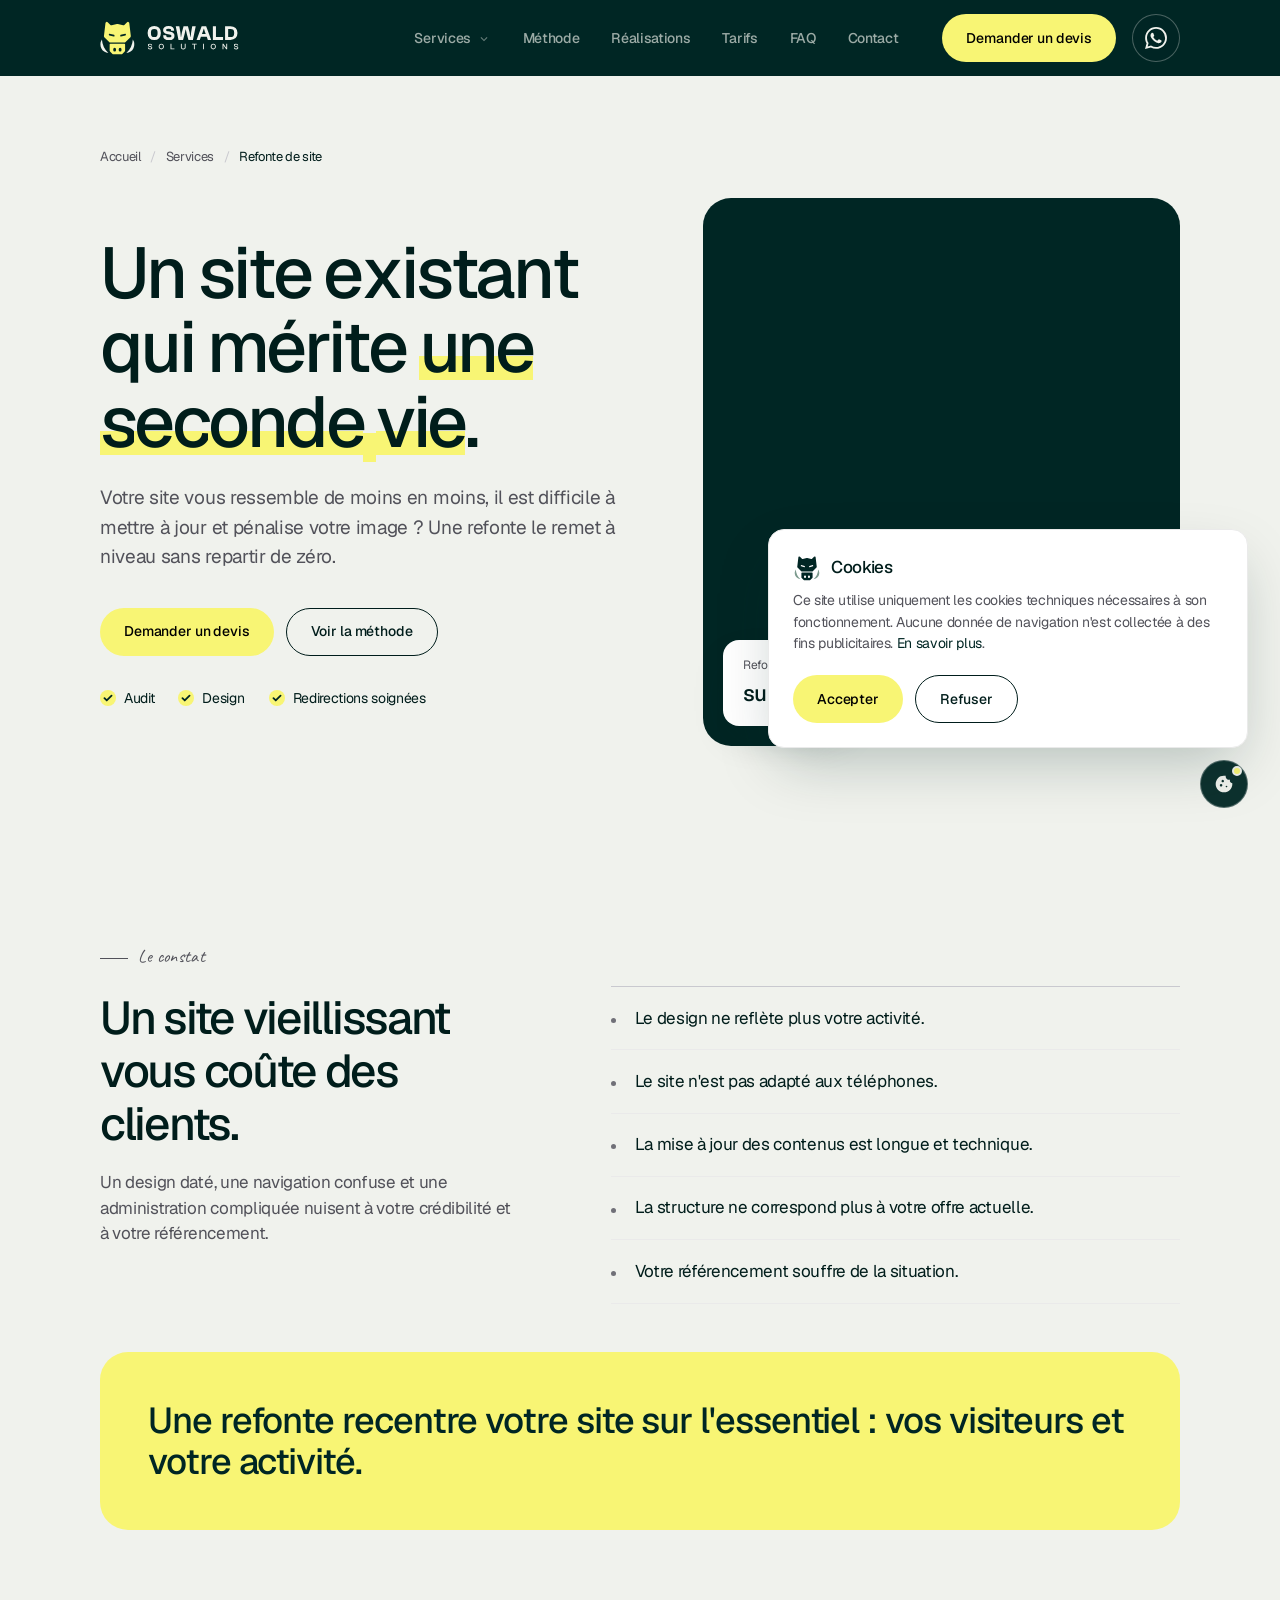
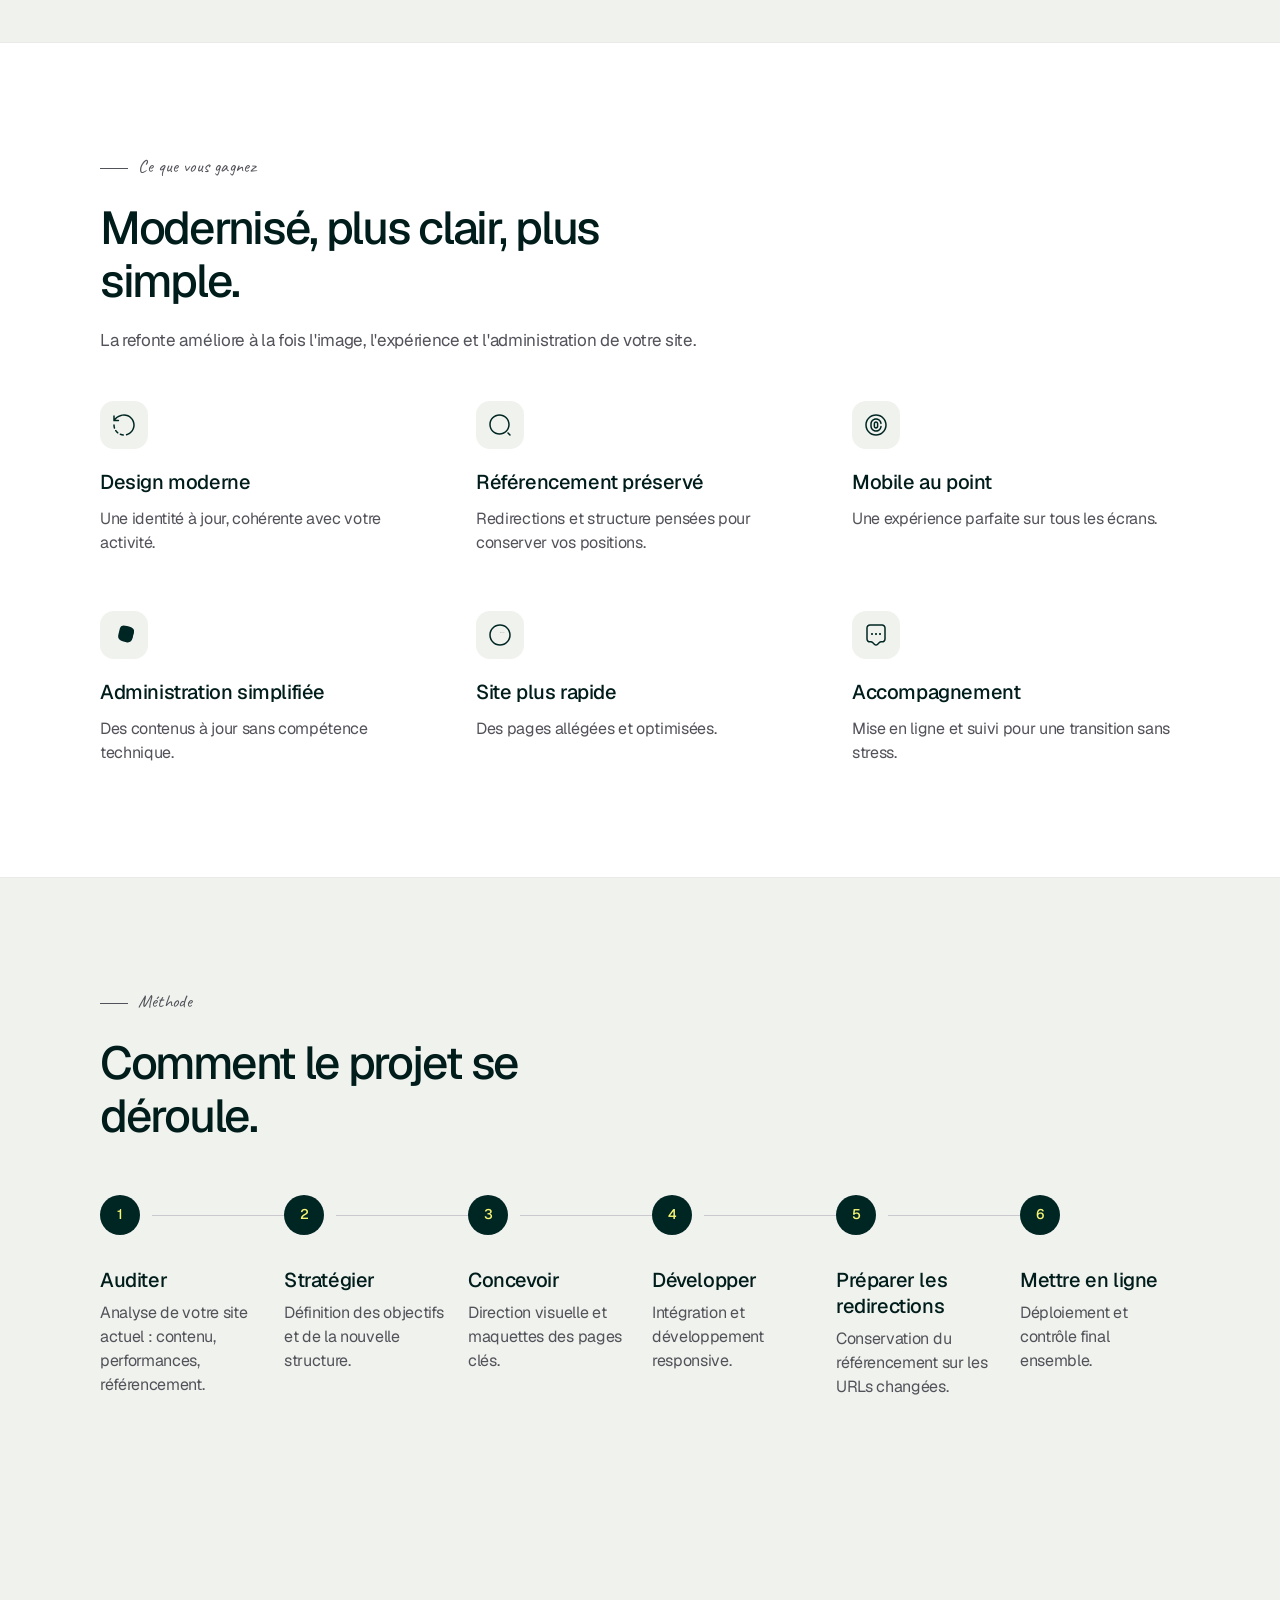
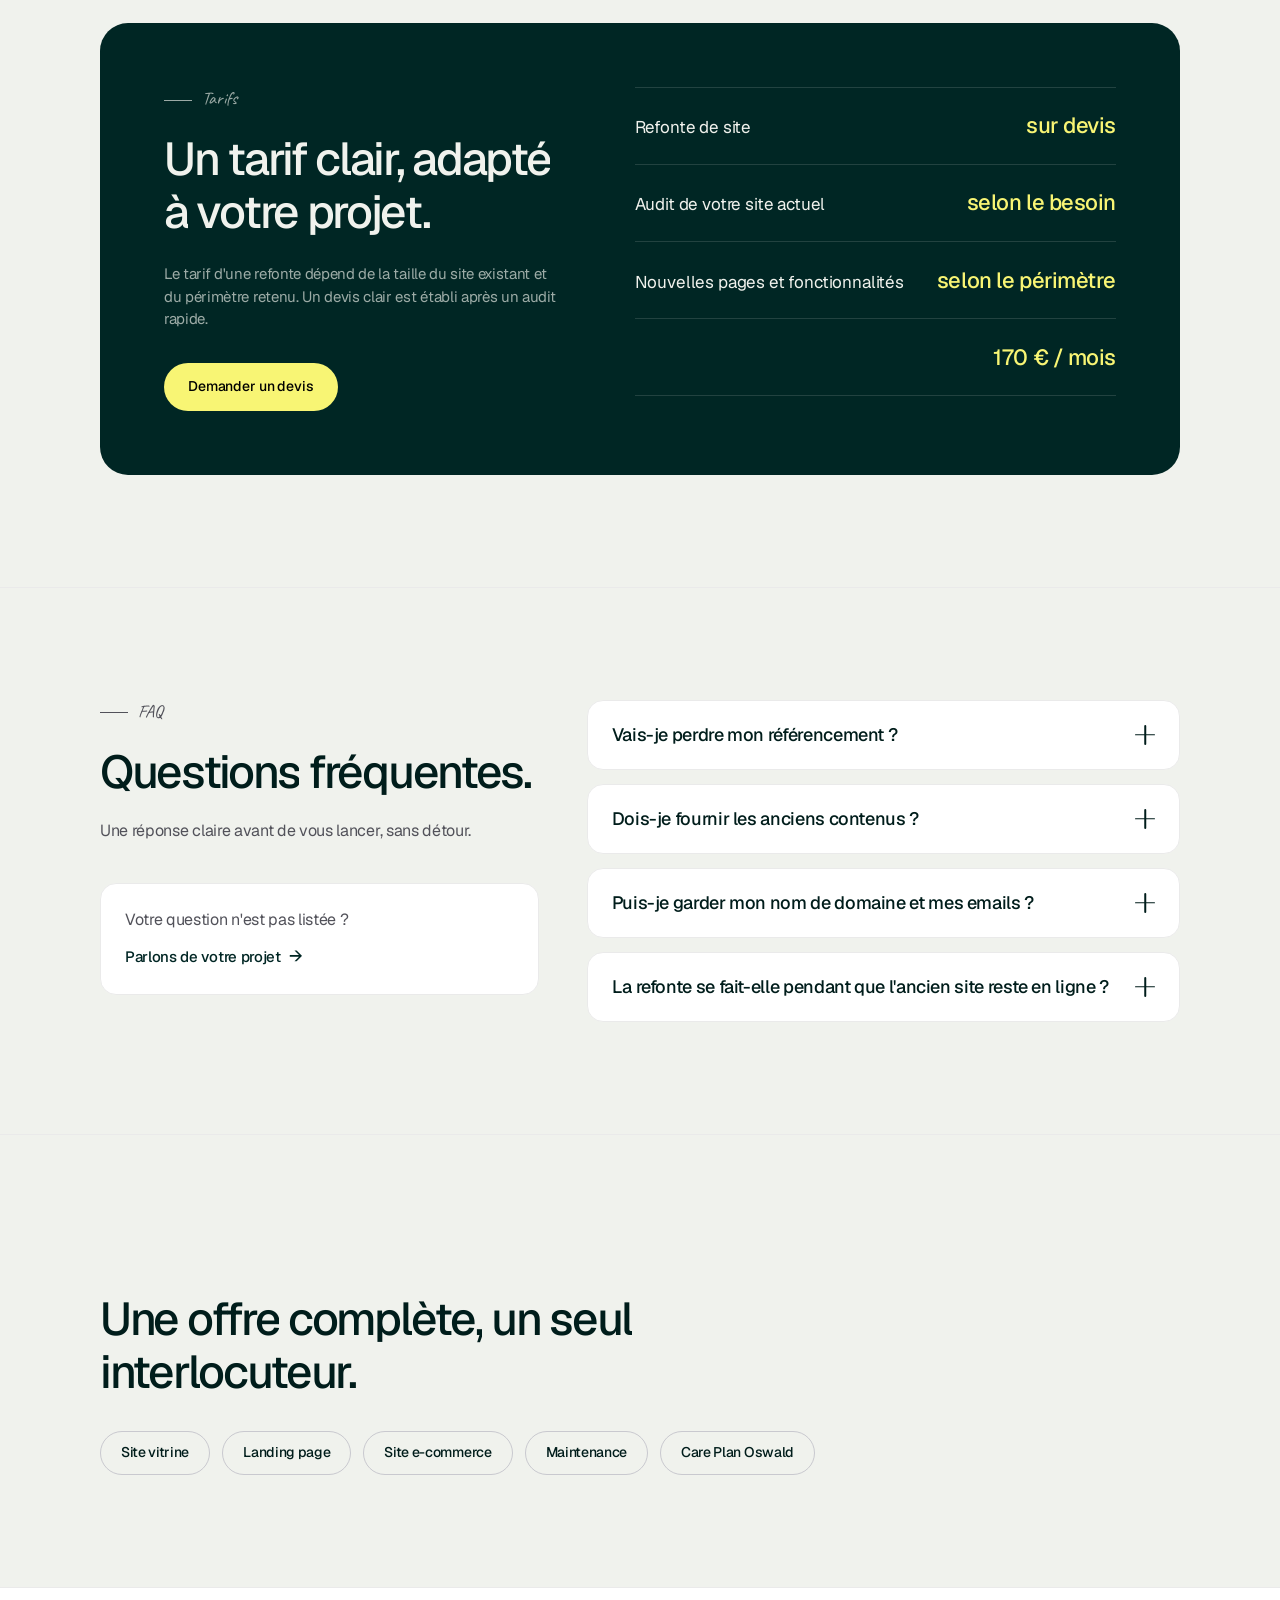
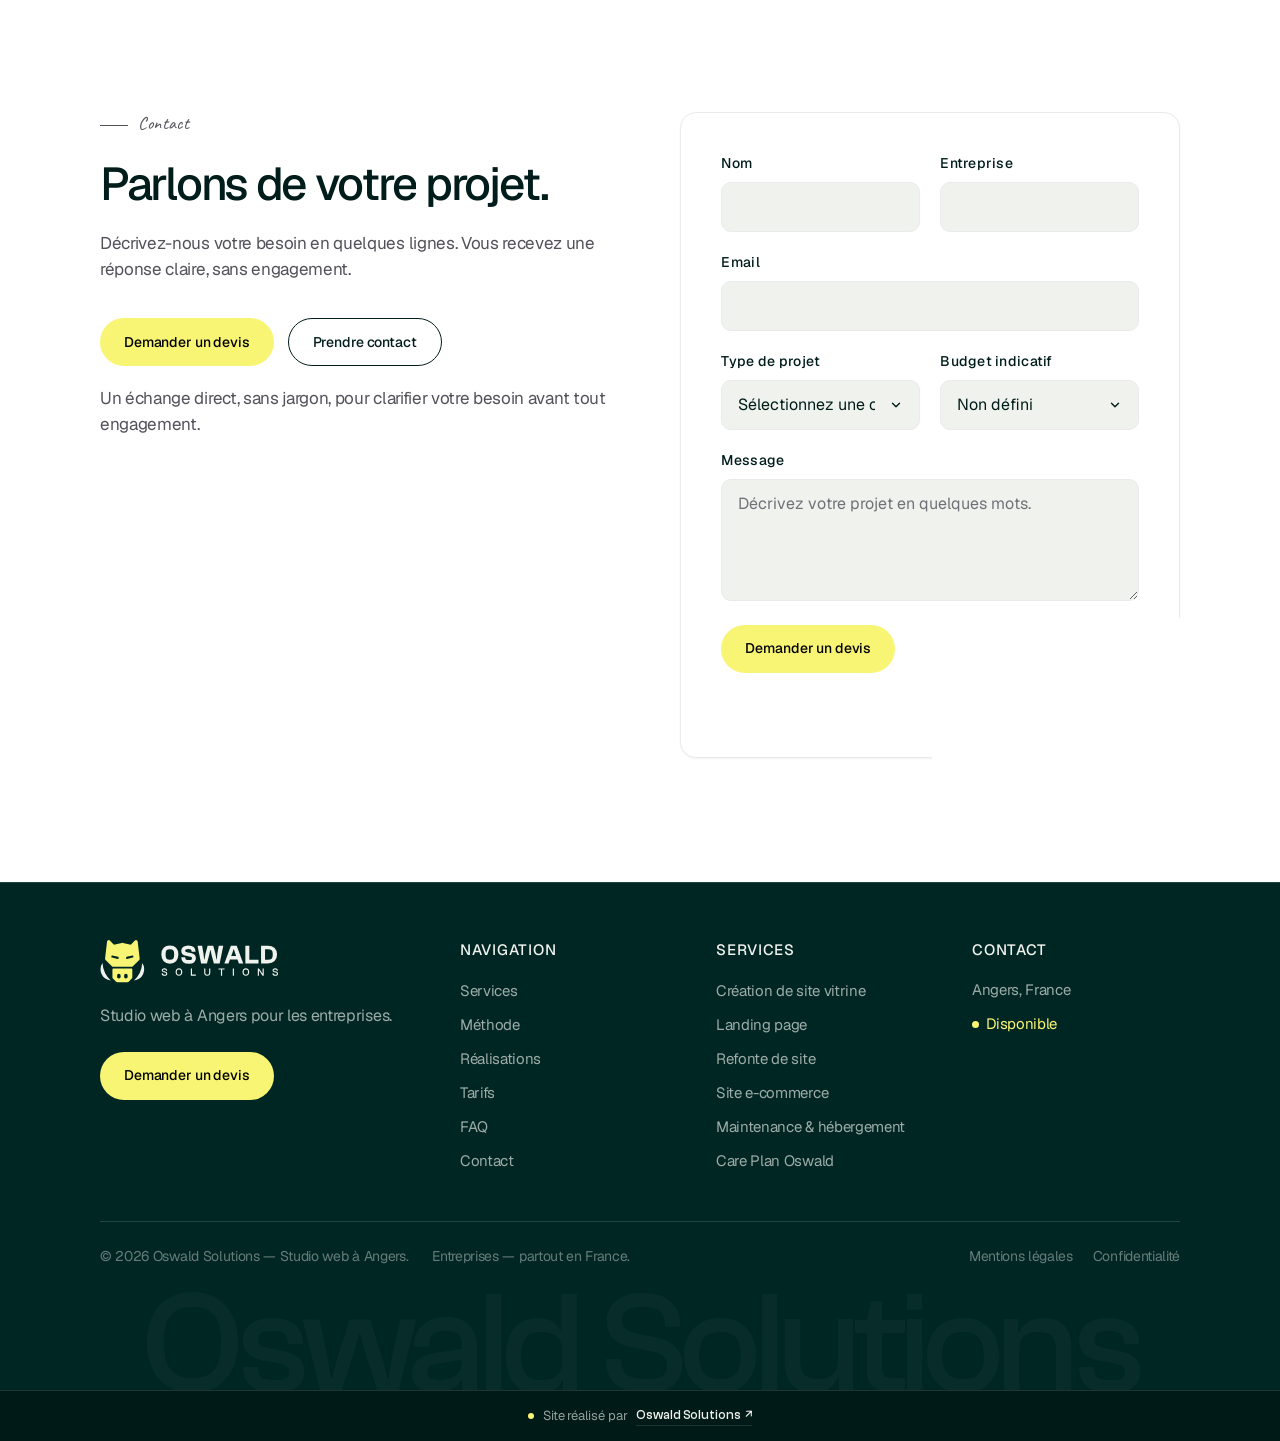
<file: refonte-site.html>
<!DOCTYPE html>
<html lang="fr">
<head>
  <meta charset="UTF-8">
  <meta name="viewport" content="width=device-width, initial-scale=1.0">
  <title>Refonte de site web à Angers — Oswald Solutions</title>
  <meta name="description" content="Refonte de site web : modernisation du design, de la structure et de l&#x27;expérience mobile tout en préservant votre référencement.">
  <link rel="canonical" href="https://oswaldsolutions.fr/refonte-site.html">
  <meta name="robots" content="index,follow,max-image-preview:large,max-snippet:-1">
  <meta name="author" content="Oswald Solutions">
  <meta name="theme-color" content="#002624">
  <link rel="icon" href="/favicon.ico" sizes="48x48">
  <link rel="icon" href="/assets/icons/favicon.svg" type="image/svg+xml">
  <link rel="apple-touch-icon" href="/apple-touch-icon.png">
  <link rel="manifest" href="/site.webmanifest">
  <meta property="og:site_name" content="Oswald Solutions">
  <meta property="og:locale" content="fr_FR">
  <meta property="og:type" content="website">
  <meta property="og:title" content="Refonte de site web à Angers — Oswald Solutions">
  <meta property="og:description" content="Refonte de site web : modernisation du design, de la structure et de l&#x27;expérience mobile tout en préservant votre référencement.">
  <meta property="og:url" content="https://oswaldsolutions.fr/refonte-site.html">
  <meta property="og:image" content="https://oswaldsolutions.fr/assets/og/og-refonte-site.png">
  <meta property="og:image:type" content="image/png">
  <meta property="og:image:width" content="1200">
  <meta property="og:image:height" content="630">
  <meta property="og:image:alt" content="Refonte de site web — Oswald Solutions, un site qui vous ressemble enfin">
  <meta name="twitter:card" content="summary_large_image">
  <meta name="twitter:title" content="Refonte de site web à Angers — Oswald Solutions">
  <meta name="twitter:description" content="Refonte de site web : modernisation du design, de la structure et de l&#x27;expérience mobile tout en préservant votre référencement.">
  <meta name="twitter:image" content="https://oswaldsolutions.fr/assets/og/og-refonte-site.png">
  <meta name="twitter:image:alt" content="Refonte de site web — Oswald Solutions, un site qui vous ressemble enfin">
  <link rel="preload" href="/assets/fonts/geist-variable.woff2" as="font" type="font/woff2" crossorigin>
  <link rel="stylesheet" href="assets/css/style.css?v=20262">
  <link rel="stylesheet" href="assets/css/breadcrumb.css?v=20260">
  <link rel="stylesheet" href="assets/css/animations.css?v=20261">
  <link rel="stylesheet" href="assets/css/mobilenav.css?v=20260">
  <link rel="stylesheet" href="assets/css/megamenu.css?v=20260">
  <link rel="stylesheet" href="assets/css/service.css?v=20260">
  <script type="application/ld+json">
{
  "@context": "https://schema.org",
  "@graph": [
    {
      "@type": "WebPage",
      "@id": "https://oswaldsolutions.fr/refonte-site.html#webpage",
      "url": "https://oswaldsolutions.fr/refonte-site.html",
      "name": "Refonte de site web à Angers — Oswald Solutions",
      "description": "Refonte de site web : modernisation du design, de la structure et de l'expérience mobile tout en préservant votre référencement.",
      "inLanguage": "fr-FR",
      "isPartOf": {
        "@id": "https://oswaldsolutions.fr/#website"
      },
      "about": {
        "@id": "https://oswaldsolutions.fr/#organization"
      }
    },
    {
      "@type": "Service",
      "@id": "https://oswaldsolutions.fr/refonte-site.html#service",
      "name": "Refonte de site",
      "serviceType": "Refonte de site",
      "description": "Refonte de site web : modernisation du design, de la structure et de l'expérience mobile tout en préservant votre référencement.",
      "url": "https://oswaldsolutions.fr/refonte-site.html",
      "provider": {
        "@id": "https://oswaldsolutions.fr/#organization"
      },
      "areaServed": {
        "@type": "Country",
        "name": "France"
      }
    },
    {
      "@type": "BreadcrumbList",
      "itemListElement": [
        {
          "@type": "ListItem",
          "position": 1,
          "name": "Accueil",
          "item": "https://oswaldsolutions.fr/"
        },
        {
          "@type": "ListItem",
          "position": 2,
          "name": "Services",
          "item": "https://oswaldsolutions.fr/#services"
        },
        {
          "@type": "ListItem",
          "position": 3,
          "name": "Refonte de site",
          "item": "https://oswaldsolutions.fr/refonte-site.html"
        }
      ]
    },
    {
      "@type": "FAQPage",
      "mainEntity": [
        {
          "@type": "Question",
          "name": "Vais-je perdre mon référencement ?",
          "acceptedAnswer": {
            "@type": "Answer",
            "text": "Non. La structure et les redirections sont pensées pour préserver vos positions existantes."
          }
        },
        {
          "@type": "Question",
          "name": "Dois-je fournir les anciens contenus ?",
          "acceptedAnswer": {
            "@type": "Answer",
            "text": "Ils servent de base à l'audit, puis nous les structurons et les améliorons ensemble."
          }
        },
        {
          "@type": "Question",
          "name": "Puis-je garder mon nom de domaine et mes emails ?",
          "acceptedAnswer": {
            "@type": "Answer",
            "text": "Oui, votre nom de domaine et vos adresses email sont conservés et gérés avec soin."
          }
        },
        {
          "@type": "Question",
          "name": "La refonte se fait-elle pendant que l'ancien site reste en ligne ?",
          "acceptedAnswer": {
            "@type": "Answer",
            "text": "Oui, l'ancien site reste accessible pendant tout le travail, jusqu'à la mise en ligne du nouveau."
          }
        }
      ]
    }
  ]
}
  </script>
</head>
<body class="service-page">
  <a class="skip-link" href="#main">Aller au contenu principal</a>

  <header class="site-header site-header--solid" id="site-header">
    <div class="container header__inner">
      <a href="index.html" class="logo" aria-label="Oswald Solutions — retour à l'accueil">
        <img class="logo__img" src="/assets/brand/logo-horizontal-fond-sombre.svg?v=2" alt="Oswald Solutions" width="432" height="106">
      </a>

      <nav class="site-nav" id="site-nav" aria-label="Navigation principale">
        <ul class="site-nav__list">
          <li class="has-dropdown">
            <a href="index.html#services" class="nav-link" id="nav-services" aria-haspopup="true" aria-expanded="false" aria-controls="services-dropdown">
              Services
              <svg class="nav-link__chevron" xmlns="http://www.w3.org/2000/svg" viewBox="0 0 24 24" fill="currentColor" aria-hidden="true">
<path d="M7.41 8.59L12 13.17l4.59-4.58L18 10l-6 6-6-6 1.41-1.41z"/>
</svg>
            </a>
            <div class="dropdown" id="services-dropdown">
              <div class="dropdown__grid">
<a class="dropdown__item" href="site-vitrine.html">
  <span class="dropdown__icon"><svg class="current-color" viewBox="0 0 24 24" fill="none" xmlns="http://www.w3.org/2000/svg">
<path d="M17.56 17.97H6.44C2.46 17.97 1.25 16.76 1.25 12.78V6.44C1.25 2.46 2.46 1.25 6.44 1.25H17.55C21.53 1.25 22.74 2.46 22.74 6.44V12.77C22.75 16.76 21.54 17.97 17.56 17.97ZM6.44 2.75C3.3 2.75 2.75 3.3 2.75 6.44V12.77C2.75 15.91 3.3 16.46 6.44 16.46H17.55C20.69 16.46 21.24 15.91 21.24 12.77V6.44C21.24 3.3 20.69 2.75 17.55 2.75H6.44Z" fill="currentColor"/>
<path d="M12 22.75C11.59 22.75 11.25 22.41 11.25 22V17.22C11.25 16.81 11.59 16.47 12 16.47C12.41 16.47 12.75 16.81 12.75 17.22V22C12.75 22.41 12.41 22.75 12 22.75Z" fill="currentColor"/>
<path d="M22 13.75H2C1.59 13.75 1.25 13.41 1.25 13C1.25 12.59 1.59 12.25 2 12.25H22C22.41 12.25 22.75 12.59 22.75 13C22.75 13.41 22.41 13.75 22 13.75Z" fill="currentColor"/>
<path d="M16.5 22.75H7.5C7.09 22.75 6.75 22.41 6.75 22C6.75 21.59 7.09 21.25 7.5 21.25H16.5C16.91 21.25 17.25 21.59 17.25 22C17.25 22.41 16.91 22.75 16.5 22.75Z" fill="currentColor"/>
</svg></span>
  <span class="dropdown__copy">
    <strong>Site vitrine</strong>
    <span>Une présence professionnelle pour votre entreprise.</span>
  </span>
                </a>
<a class="dropdown__item" href="landing-page.html">
  <span class="dropdown__icon"><svg class="current-color" viewBox="0 0 24 24" fill="none" xmlns="http://www.w3.org/2000/svg">
<path d="M12 22.81C11.31 22.81 10.66 22.46 10.2 21.85L8.7 19.85C8.67 19.81 8.55 19.76 8.5 19.75H8C3.83 19.75 1.25 18.62 1.25 13V8C1.25 3.58 3.58 1.25 8 1.25H16C20.42 1.25 22.75 3.58 22.75 8V13C22.75 17.42 20.42 19.75 16 19.75H15.5C15.42 19.75 15.35 19.79 15.3 19.85L13.8 21.85C13.34 22.46 12.69 22.81 12 22.81ZM8 2.75C4.42 2.75 2.75 4.42 2.75 8V13C2.75 17.52 4.3 18.25 8 18.25H8.5C9.01 18.25 9.59 18.54 9.9 18.95L11.4 20.95C11.75 21.41 12.25 21.41 12.6 20.95L14.1 18.95C14.43 18.51 14.95 18.25 15.5 18.25H16C19.58 18.25 21.25 16.58 21.25 13V8C21.25 4.42 19.58 2.75 16 2.75H8Z" fill="currentColor"/>
<path d="M12 12C11.44 12 11 11.55 11 11C11 10.45 11.45 10 12 10C12.55 10 13 10.45 13 11C13 11.55 12.56 12 12 12Z" fill="currentColor"/>
<path d="M16 12C15.44 12 15 11.55 15 11C15 10.45 15.45 10 16 10C16.55 10 17 10.45 17 11C17 11.55 16.56 12 16 12Z" fill="currentColor"/>
<path d="M8 12C7.44 12 7 11.55 7 11C7 10.45 7.45 10 8 10C8.55 10 9 10.45 9 11C9 11.55 8.56 12 8 12Z" fill="currentColor"/>
</svg></span>
  <span class="dropdown__copy">
    <strong>Landing page</strong>
    <span>Une page pensée pour convertir vos visiteurs.</span>
  </span>
                </a>
<a class="dropdown__item is-current" href="refonte-site.html">
  <span class="dropdown__icon"><svg class="current-color" viewBox="0 0 24 24" fill="none" xmlns="http://www.w3.org/2000/svg">
<path d="M14.55 22.42C14.22 22.42 13.91 22.2 13.82 21.86C13.71 21.46 13.95 21.05 14.36 20.94C18.42 19.87 21.25 16.19 21.25 11.99C21.25 6.89 17.1 2.74 12 2.74C7.67 2.74 4.83 5.27 3.5 6.8H6.44C6.85 6.8 7.19 7.14 7.19 7.55C7.19 7.96 6.86 8.31 6.44 8.31H2.01C1.96 8.31 1.87 8.3 1.8 8.28C1.71 8.25 1.63 8.21 1.56 8.16C1.47 8.1 1.4 8.02 1.35 7.93C1.3 7.84 1.26 7.73 1.25 7.62C1.25 7.59 1.25 7.57 1.25 7.54V3C1.25 2.59 1.59 2.25 2 2.25C2.41 2.25 2.75 2.59 2.75 3V5.39C4.38 3.64 7.45 1.25 12 1.25C17.93 1.25 22.75 6.07 22.75 12C22.75 16.88 19.46 21.16 14.74 22.4C14.68 22.41 14.61 22.42 14.55 22.42Z" fill="currentColor"/>
<path d="M11.29 22.73C11.27 22.73 11.25 22.72 11.24 22.72C10.16 22.65 9.1 22.41 8.1 22.02C7.81 21.91 7.61 21.62 7.62 21.31C7.62 21.22 7.64 21.13 7.67 21.05C7.82 20.67 8.27 20.48 8.64 20.62C9.51 20.96 10.42 21.16 11.34 21.23C11.73 21.25 12.04 21.59 12.04 21.99L12.03 22.03C12.01 22.42 11.68 22.73 11.29 22.73ZM5.78 20.58C5.61 20.58 5.45 20.52 5.31 20.42C4.47 19.74 3.73 18.95 3.13 18.07C3.04 17.94 2.99 17.8 2.99 17.65C2.99 17.4 3.11 17.17 3.32 17.03C3.65 16.8 4.13 16.89 4.36 17.21C4.36 17.22 4.36 17.22 4.36 17.22C4.37 17.23 4.38 17.25 4.39 17.26C4.91 18.01 5.54 18.68 6.25 19.24C6.42 19.38 6.53 19.59 6.53 19.82C6.53 19.99 6.48 20.16 6.37 20.3C6.22 20.48 6.01 20.58 5.78 20.58ZM2.44 15.7C2.11 15.7 1.82 15.49 1.73 15.18C1.41 14.15 1.25 13.08 1.25 12V11.99C1.26 11.58 1.59 11.25 2 11.25C2.41 11.25 2.75 11.59 2.75 12C2.75 12.94 2.89 13.86 3.16 14.73C3.18 14.81 3.19 14.88 3.19 14.96C3.19 15.28 2.98 15.57 2.66 15.67C2.59 15.69 2.52 15.7 2.44 15.7Z" fill="currentColor"/>
</svg></span>
  <span class="dropdown__copy">
    <strong>Refonte de site</strong>
    <span>Modernisez votre site existant.</span>
  </span>
                </a>
<a class="dropdown__item" href="site-e-commerce.html">
  <span class="dropdown__icon"><svg class="current-color" viewBox="0 0 24 24" fill="none" xmlns="http://www.w3.org/2000/svg">
<path d="M16.4904 22.75H7.50042C5.78042 22.75 4.49043 22.29 3.69043 21.38C2.89043 20.47 2.58042 19.15 2.79042 17.44L3.69043 9.94C3.95043 7.73 4.51043 5.75 8.41043 5.75H15.6104C19.5004 5.75 20.0604 7.73 20.3304 9.94L21.2304 17.44C21.4304 19.15 21.1304 20.48 20.3304 21.38C19.5004 22.29 18.2204 22.75 16.4904 22.75ZM8.40042 7.25C5.52042 7.25 5.38042 8.38999 5.17042 10.11L4.27043 17.61C4.12043 18.88 4.30042 19.81 4.81042 20.38C5.32042 20.95 6.22042 21.24 7.50042 21.24H16.4904C17.7704 21.24 18.6704 20.95 19.1804 20.38C19.6904 19.81 19.8704 18.88 19.7204 17.61L18.8204 10.11C18.6104 8.37999 18.4804 7.25 15.5904 7.25H8.40042Z" fill="currentColor"/>
<path d="M16 8.75C15.59 8.75 15.25 8.41 15.25 8V4.5C15.25 3.42 14.58 2.75 13.5 2.75H10.5C9.42 2.75 8.75 3.42 8.75 4.5V8C8.75 8.41 8.41 8.75 8 8.75C7.59 8.75 7.25 8.41 7.25 8V4.5C7.25 2.59 8.59 1.25 10.5 1.25H13.5C15.41 1.25 16.75 2.59 16.75 4.5V8C16.75 8.41 16.41 8.75 16 8.75Z" fill="currentColor"/>
<path d="M20.41 17.78H8C7.59 17.78 7.25 17.44 7.25 17.03C7.25 16.62 7.59 16.28 8 16.28H20.41C20.82 16.28 21.16 16.62 21.16 17.03C21.16 17.44 20.82 17.78 20.41 17.78Z" fill="currentColor"/>
</svg></span>
  <span class="dropdown__copy">
    <strong>Site e-commerce</strong>
    <span>Une boutique en ligne claire et évolutive.</span>
  </span>
                </a>
<a class="dropdown__item" href="maintenance.html">
  <span class="dropdown__icon"><svg class="current-color" viewBox="0 0 24 24" fill="none" xmlns="http://www.w3.org/2000/svg">
<path d="M12.0002 22.6298C11.3302 22.6298 10.6502 22.4798 10.1202 22.1698L4.62023 18.9998C2.38023 17.4898 2.24023 17.2598 2.24023 14.8898V9.1098C2.24023 6.7398 2.37023 6.5098 4.57023 5.0198L10.1102 1.8198C11.1602 1.2098 12.8102 1.2098 13.8602 1.8198L19.3802 4.9998C21.6202 6.5098 21.7602 6.7398 21.7602 9.1098V14.8798C21.7602 17.2498 21.6302 17.4798 19.4302 18.9698L13.8902 22.1698C13.3502 22.4798 12.6702 22.6298 12.0002 22.6298ZM12.0002 2.8698C11.5802 2.8698 11.1702 2.9498 10.8802 3.1198L5.38023 6.2998C3.75023 7.3998 3.75023 7.3998 3.75023 9.1098V14.8798C3.75023 16.5898 3.75023 16.5898 5.42023 17.7198L10.8802 20.8698C11.4702 21.2098 12.5402 21.2098 13.1302 20.8698L18.6302 17.6898C20.2502 16.5898 20.2502 16.5898 20.2502 14.8798V9.1098C20.2502 7.3998 20.2502 7.3998 18.5802 6.2698L13.1202 3.1198C12.8302 2.9498 12.4202 2.8698 12.0002 2.8698Z" fill="currentColor"/>
<path d="M12 15.75C9.93 15.75 8.25 14.07 8.25 12C8.25 9.93 9.93 8.25 12 8.25C14.07 8.25 15.75 9.93 15.75 12C15.75 14.07 14.07 15.75 12 15.75ZM12 9.75C10.76 9.75 9.75 10.76 9.75 12C9.75 13.24 10.76 14.25 12 14.25C13.24 14.25 14.25 13.24 14.25 12C14.25 10.76 13.24 9.75 12 9.75Z" fill="currentColor"/>
</svg></span>
  <span class="dropdown__copy">
    <strong>Maintenance</strong>
    <span>Hébergement, mises à jour et petites évolutions.</span>
  </span>
                </a>
<a class="dropdown__item" href="care-plan.html">
  <span class="dropdown__icon"><svg class="current-color" viewBox="0 0 24 24" fill="none" xmlns="http://www.w3.org/2000/svg">
<path d="M12 22.75C11.3 22.75 10.59 22.48 10.06 21.95L8.35001 20.26C7.92001 19.84 7.35999 19.61 6.75999 19.61H6C3.93 19.61 2.25 17.94 2.25 15.89V4.97998C2.25 2.92998 3.93 1.26001 6 1.26001H18C20.07 1.26001 21.75 2.92998 21.75 4.97998V15.89C21.75 17.94 20.07 19.61 18 19.61H17.24C16.64 19.61 16.07 19.84 15.65 20.26L13.94 21.95C13.41 22.48 12.7 22.75 12 22.75ZM6 2.75C4.76 2.75 3.75 3.74997 3.75 4.96997V15.88C3.75 17.11 4.76 18.1 6 18.1H6.75999C7.75999 18.1 8.7 18.4899 9.41 19.1899L11.12 20.88C11.61 21.36 12.4 21.36 12.89 20.88L14.6 19.1899C15.31 18.4899 16.25 18.1 17.25 18.1H18C19.24 18.1 20.25 17.1 20.25 15.88V4.96997C20.25 3.73997 19.24 2.75 18 2.75H6Z" fill="currentColor"/>
<path d="M12 12C11.44 12 11 11.55 11 11C11 10.45 11.45 10 12 10C12.55 10 13 10.45 13 11C13 11.55 12.56 12 12 12Z" fill="currentColor"/>
<path d="M16 12C15.44 12 15 11.55 15 11C15 10.45 15.45 10 16 10C16.55 10 17 10.45 17 11C17 11.55 16.56 12 16 12Z" fill="currentColor"/>
<path d="M8 12C7.44 12 7 11.55 7 11C7 10.45 7.45 10 8 10C8.55 10 9 10.45 9 11C9 11.55 8.56 12 8 12Z" fill="currentColor"/>
</svg></span>
  <span class="dropdown__copy">
    <strong>Care Plan Oswald</strong>
    <span>Un suivi mensuel complet de votre site.</span>
  </span>
                </a>

              </div>
              <a class="dropdown__footer-link" href="index.html#services">
                Voir tous les services
                <span class="dropdown__arrow" aria-hidden="true">&#8594;</span>
              </a>
            </div>
          </li>
          <li><a href="index.html#methode">Méthode</a></li>
          <li><a href="realisations.html">Réalisations</a></li>
          <li><a href="index.html#tarifs">Tarifs</a></li>
          <li><a href="index.html#faq">FAQ</a></li>
          <li><a href="#contact">Contact</a></li>
        </ul>
        <a class="btn btn--primary site-nav__cta" href="#contact"><span class="btn__label"><span class="btn__text">Demander un devis</span><span class="btn__text btn__text--dupe" aria-hidden="true">Demander un devis</span></span></a>
      </nav>

      <div class="header__actions">
        <div class="whatsapp-wrap">
        <a class="btn btn--outline btn--round" href="https://wa.me/33651476435" target="_blank" rel="noopener" aria-label="Discuter sur WhatsApp au 06 51 47 64 35">
          <svg xmlns="http://www.w3.org/2000/svg" viewBox="0 0 24 24" fill="currentColor" aria-hidden="true">
            <path d="M17.472 14.382c-.297-.149-1.758-.867-2.03-.967-.273-.099-.471-.148-.67.15-.197.297-.767.966-.94 1.164-.173.199-.347.223-.644.075-.297-.15-1.255-.463-2.39-1.475-.883-.788-1.48-1.761-1.653-2.059-.173-.297-.018-.458.13-.606.134-.133.298-.347.446-.52.149-.174.198-.298.298-.497.099-.198.05-.371-.025-.52-.075-.149-.669-1.612-.916-2.207-.242-.579-.487-.5-.669-.51-.173-.008-.371-.01-.57-.01-.198 0-.52.074-.792.372-.272.297-1.04 1.016-1.04 2.479 0 1.462 1.065 2.875 1.213 3.074.149.198 2.096 3.2 5.077 4.487.709.306 1.262.489 1.694.625.712.227 1.36.195 1.871.118.571-.085 1.758-.719 2.006-1.413.248-.694.248-1.289.173-1.413-.074-.124-.272-.198-.57-.347m-5.421 7.403h-.004a9.87 9.87 0 0 1-5.031-1.378l-.361-.214-3.741.982.998-3.648-.235-.374a9.86 9.86 0 0 1-1.51-5.26c.001-5.45 4.436-9.884 9.888-9.884 2.64 0 5.122 1.03 6.988 2.898a9.825 9.825 0 0 1 2.893 6.994c-.003 5.45-4.437 9.884-9.885 9.884m8.413-18.297A11.815 11.815 0 0 0 12.05 0C5.495 0 .16 5.335.157 11.892c0 2.096.547 4.142 1.588 5.945L.057 24l6.305-1.654a11.882 11.882 0 0 0 5.683 1.448h.005c6.554 0 11.89-5.335 11.893-11.893a11.821 11.821 0 0 0-3.48-8.413z"/>
          </svg>
        </a>
        <span class="whatsapp-tip" role="tooltip" aria-hidden="true">Prendre contact simplement</span>
      </div>

        <button class="nav-toggle" id="nav-toggle" type="button" aria-expanded="false" aria-controls="site-nav" aria-label="Ouvrir le menu">
        <span class="nav-toggle__line" aria-hidden="true"></span>
        <span class="nav-toggle__line" aria-hidden="true"></span>
        </button>
      </div>
    </div>
  </header>


  <main id="main">
    <section class="sv-hero" id="top">
      <div class="container sv-hero__crumb">
        <nav class="breadcrumb breadcrumb--light" aria-label="Fil d'Ariane"><ol class="breadcrumb__list"><li><a class="breadcrumb__link breadcrumb__link--home" href="index.html"><svg class="breadcrumb__home" viewBox="0 0 24 24" fill="none" aria-hidden="true"><path d="M3 10.5 12 3l9 7.5V20a1 1 0 0 1-1 1h-5v-6h-6v6H4a1 1 0 0 1-1-1v-9.5Z" stroke="currentColor" stroke-width="1.6" stroke-linejoin="round"/></svg><span>Accueil</span></a></li><li><a class="breadcrumb__link" href="index.html#services">Services</a></li><li><span class="breadcrumb__current" aria-current="page">Refonte de site</span></li></ol></nav>
      </div>
      <div class="container sv-hero__grid">
        <div class="sv-hero__main">
          <h1 class="sv-hero__title" id="hero-title">Un site existant qui mérite <span class="accent">une seconde vie</span>.</h1>
          <p class="sv-hero__lede">Votre site vous ressemble de moins en moins, il est difficile à mettre à jour et pénalise votre image ? Une refonte le remet à niveau sans repartir de zéro.</p>
          <div class="sv-hero__actions">
            <a class="btn btn--primary" href="#contact"><span class="btn__label"><span class="btn__text">Demander un devis</span><span class="btn__text btn__text--dupe" aria-hidden="true">Demander un devis</span></span></a>
          <a class="btn btn--ghost" href="#methode"><span class="btn__label"><span class="btn__text">Voir la méthode</span><span class="btn__text btn__text--dupe" aria-hidden="true">Voir la méthode</span></span></a>
          </div>
          <ul class="sv-hero__proof">
            <li>Audit</li>
            <li>Design</li>
            <li>Redirections soignées</li>
          </ul>
        </div>
        <div class="sv-hero__photo" style="--hero-img: url('https://images.pexels.com/photos/14553707/pexels-photo-14553707.jpeg?auto=compress&cs=tinysrgb&w=1800')" role="img" aria-label="Illustration : Refonte de site">
          <a class="sv-hero__price" href="#tarifs">
            <span class="sv-hero__price-label">Refonte de site</span>
            <span class="sv-hero__price-value">sur devis</span>
          </a>
        </div>
      </div>
    </section>

    <section class="section problem sv-problem" id="probleme" aria-labelledby="probleme-title">
      <div class="container container--narrow">
        <p class="label">Le constat</p>
        <h2 class="section__title" id="probleme-title">Un site vieillissant vous coûte des clients.</h2>
        <p class="section__lede">Un design daté, une navigation confuse et une administration compliquée nuisent à votre crédibilité et à votre référencement.</p>
        <ul class="problem__list">
          <li>Le design ne reflète plus votre activité.</li>
          <li>Le site n'est pas adapté aux téléphones.</li>
          <li>La mise à jour des contenus est longue et technique.</li>
          <li>La structure ne correspond plus à votre offre actuelle.</li>
          <li>Votre référencement souffre de la situation.</li>
        </ul>
        <p class="problem__outro">Une refonte recentre votre site sur l'essentiel : vos visiteurs et votre activité.</p>
      </div>
    </section>

    <section class="section value sv-value" id="benefices" aria-labelledby="benefices-title">
      <div class="container">
        <p class="label">Ce que vous gagnez</p>
        <h2 class="section__title" id="benefices-title">Modernisé, plus clair, plus simple.</h2>
        <p class="section__lede">La refonte améliore à la fois l'image, l'expérience et l'administration de votre site.</p>
        <div class="value__grid">
          <article class="value__card">
            <svg class="icon current-color" viewBox="0 0 24 24" fill="none" xmlns="http://www.w3.org/2000/svg">
<svg class="current-color" viewBox="0 0 24 24" fill="none" xmlns="http://www.w3.org/2000/svg">
<path d="M14.55 22.42C14.22 22.42 13.91 22.2 13.82 21.86C13.71 21.46 13.95 21.05 14.36 20.94C18.42 19.87 21.25 16.19 21.25 11.99C21.25 6.89 17.1 2.74 12 2.74C7.67 2.74 4.83 5.27 3.5 6.8H6.44C6.85 6.8 7.19 7.14 7.19 7.55C7.19 7.96 6.86 8.31 6.44 8.31H2.01C1.96 8.31 1.87 8.3 1.8 8.28C1.71 8.25 1.63 8.21 1.56 8.16C1.47 8.1 1.4 8.02 1.35 7.93C1.3 7.84 1.26 7.73 1.25 7.62C1.25 7.59 1.25 7.57 1.25 7.54V3C1.25 2.59 1.59 2.25 2 2.25C2.41 2.25 2.75 2.59 2.75 3V5.39C4.38 3.64 7.45 1.25 12 1.25C17.93 1.25 22.75 6.07 22.75 12C22.75 16.88 19.46 21.16 14.74 22.4C14.68 22.41 14.61 22.42 14.55 22.42Z" fill="currentColor"/>
<path d="M11.29 22.73C11.27 22.73 11.25 22.72 11.24 22.72C10.16 22.65 9.1 22.41 8.1 22.02C7.81 21.91 7.61 21.62 7.62 21.31C7.62 21.22 7.64 21.13 7.67 21.05C7.82 20.67 8.27 20.48 8.64 20.62C9.51 20.96 10.42 21.16 11.34 21.23C11.73 21.25 12.04 21.59 12.04 21.99L12.03 22.03C12.01 22.42 11.68 22.73 11.29 22.73ZM5.78 20.58C5.61 20.58 5.45 20.52 5.31 20.42C4.47 19.74 3.73 18.95 3.13 18.07C3.04 17.94 2.99 17.8 2.99 17.65C2.99 17.4 3.11 17.17 3.32 17.03C3.65 16.8 4.13 16.89 4.36 17.21C4.36 17.22 4.36 17.22 4.36 17.22C4.37 17.23 4.38 17.25 4.39 17.26C4.91 18.01 5.54 18.68 6.25 19.24C6.42 19.38 6.53 19.59 6.53 19.82C6.53 19.99 6.48 20.16 6.37 20.3C6.22 20.48 6.01 20.58 5.78 20.58ZM2.44 15.7C2.11 15.7 1.82 15.49 1.73 15.18C1.41 14.15 1.25 13.08 1.25 12V11.99C1.26 11.58 1.59 11.25 2 11.25C2.41 11.25 2.75 11.59 2.75 12C2.75 12.94 2.89 13.86 3.16 14.73C3.18 14.81 3.19 14.88 3.19 14.96C3.19 15.28 2.98 15.57 2.66 15.67C2.59 15.69 2.52 15.7 2.44 15.7Z" fill="currentColor"/>
</svg>
</svg>
            <h3>Design moderne</h3>
            <p>Une identité à jour, cohérente avec votre activité.</p>
          </article>
          <article class="value__card">
            <svg class="icon current-color" viewBox="0 0 24 24" fill="none" xmlns="http://www.w3.org/2000/svg">
<svg class="current-color" viewBox="0 0 24 24" fill="none" xmlns="http://www.w3.org/2000/svg">
<path d="M11.5 21.75C5.85 21.75 1.25 17.15 1.25 11.5C1.25 5.85 5.85 1.25 11.5 1.25C17.15 1.25 21.75 5.85 21.75 11.5C21.75 17.15 17.15 21.75 11.5 21.75ZM11.5 2.75C6.67 2.75 2.75 6.67 2.75 11.5C2.75 16.33 6.67 20.25 11.5 20.25C16.33 20.25 20.25 16.33 20.25 11.5C20.25 6.67 16.33 2.75 11.5 2.75Z" fill="currentColor"/>
<path d="M21.9999 22.75C21.8099 22.75 21.6199 22.68 21.4699 22.53L19.4699 20.53C19.1799 20.24 19.1799 19.76 19.4699 19.47C19.7599 19.18 20.2399 19.18 20.5299 19.47L22.5299 21.47C22.8199 21.76 22.8199 22.24 22.5299 22.53C22.3799 22.68 22.1899 22.75 21.9999 22.75Z" fill="currentColor"/>
</svg>
</svg>
            <h3>Référencement préservé</h3>
            <p>Redirections et structure pensées pour conserver vos positions.</p>
          </article>
          <article class="value__card">
            <svg class="icon current-color" viewBox="0 0 24 24" fill="none" xmlns="http://www.w3.org/2000/svg">
<svg class="current-color" viewBox="0 0 24 24" fill="none" xmlns="http://www.w3.org/2000/svg">
<path d="M12 22.75C6.07 22.75 1.25 17.93 1.25 12C1.25 6.07 6.07 1.25 12 1.25C17.93 1.25 22.75 6.07 22.75 12C22.75 17.93 17.93 22.75 12 22.75ZM12 2.75C6.9 2.75 2.75 6.9 2.75 12C2.75 17.1 6.9 21.25 12 21.25C17.1 21.25 21.25 17.1 21.25 12C21.25 6.9 17.1 2.75 12 2.75Z" fill="currentColor"/>
<path d="M11.9996 15.6299C10.6796 15.6299 9.59961 14.5499 9.59961 13.2299V10.7599C9.59961 9.43989 10.6796 8.35986 11.9996 8.35986C13.3196 8.35986 14.3996 9.43989 14.3996 10.7599V13.2299C14.3996 14.5599 13.3196 15.6299 11.9996 15.6299ZM11.9996 9.86987C11.5096 9.86987 11.0996 10.2699 11.0996 10.7699V13.2399C11.0996 13.7399 11.4996 14.1399 11.9996 14.1399C12.4996 14.1399 12.8996 13.7399 12.8996 13.2399V10.7699C12.8996 10.2699 12.4896 9.86987 11.9996 9.86987Z" fill="currentColor"/>
<path d="M12 18.8199C8.83 18.8199 6.25 16.2399 6.25 13.0699V10.9299C6.25 7.75993 8.83 5.17993 12 5.17993C14.96 5.17993 17.42 7.39997 17.72 10.34C17.76 10.75 17.46 11.1199 17.05 11.1599C16.64 11.2099 16.27 10.8999 16.23 10.4899C16.01 8.31993 14.19 6.67993 12 6.67993C9.66 6.67993 7.75 8.58993 7.75 10.9299V13.0699C7.75 15.4099 9.66 17.3199 12 17.3199C14.2 17.3199 16.06 15.5999 16.24 13.4099C16.27 12.9999 16.63 12.6899 17.05 12.7199C17.46 12.7499 17.77 13.11 17.74 13.53C17.5 16.5 14.98 18.8199 12 18.8199Z" fill="currentColor"/>
</svg>
</svg>
            <h3>Mobile au point</h3>
            <p>Une expérience parfaite sur tous les écrans.</p>
          </article>
          <article class="value__card">
            <svg class="icon current-color" viewBox="0 0 24 24" fill="none" xmlns="http://www.w3.org/2000/svg">
<svg class="current-color" viewBox="0 0 24 24" fill="none" xmlns="http://www.w3.org/2000/svg">
<path d="M21.6602 10.44L20.6802 14.62C19.8402 18.23 18.1802 19.69 15.0602 19.39C14.5602 19.35 14.0202 19.26 13.4702 19.12L11.4002 18.53C7.40021 17.41 5.32021 15.33 6.44021 11.33L7.42021 7.15C7.64021 6.26 7.89021 5.48 8.18021 4.83C9.18021 2.28 11.2002 1.86 14.9402 2.95L17.0102 3.54C21.0102 4.66 23.0902 6.74 21.6602 10.44Z" fill="currentColor"/>
<path d="M9.87983 5.34C9.58983 5.99 9.33983 6.77 9.11983 7.66L8.13983 11.84C7.20983 15.21 8.63983 16.64 12.0098 17.57L14.0798 18.16C15.1198 18.44 16.0398 18.6 16.8198 18.65C16.2698 18.57 15.6798 18.43 15.0398 18.22L12.9698 17.63C8.96983 16.51 6.88983 14.43 8.00983 10.43L8.98983 6.25C9.13983 5.7 9.30983 5.21 9.49983 4.78C9.62983 4.96 9.74983 5.14 9.87983 5.34Z" fill="currentColor"/>
<path d="M19.61 5.95C17.35 3.3 14.91 3.1 13.53 4.59C13.37 4.77 13.23 4.98 13.11 5.21C13.4 5.28 13.71 5.37 14.02 5.47L16.09 6.06C17.42 6.45 18.42 7.45 18.81 8.78C19.14 9.96 19.19 11.27 18.88 12.7L17.9 16.88C17.8 17.29 17.72 17.69 17.66 18.08C19.4 17.4 20.2 15.86 20.67 13.66L21.65 9.48C22.14 7.41 21.49 6.02 19.61 5.95Z" fill="currentColor"/>
<path d="M12.8595 9.79L9.43953 13.21C9.27953 13.37 9.11953 13.66 9.07953 13.87L8.84953 15.23C8.76953 15.67 9.09953 16.01 9.53953 15.92L10.8995 15.69C11.1095 15.65 11.3995 15.49 11.5595 15.33L14.9795 11.91C15.5295 11.36 15.7695 10.7 14.9795 9.92C14.1895 9.13 13.4095 9.24 12.8595 9.79Z" fill="currentColor"/>
</svg>
</svg>
            <h3>Administration simplifiée</h3>
            <p>Des contenus à jour sans compétence technique.</p>
          </article>
          <article class="value__card">
            <svg class="icon current-color" viewBox="0 0 24 24" fill="none" xmlns="http://www.w3.org/2000/svg">
<svg class="current-color" viewBox="0 0 24 24" fill="none" xmlns="http://www.w3.org/2000/svg">
<path d="M12 22.75C6.07 22.75 1.25 17.93 1.25 12C1.25 6.07 6.07 1.25 12 1.25C17.93 1.25 22.75 6.07 22.75 12C22.75 17.93 17.93 22.75 12 22.75ZM12 2.75C6.9 2.75 2.75 6.9 2.75 12C2.75 17.1 6.9 21.25 12 21.25C17.1 21.25 21.25 17.1 21.25 12C21.25 6.9 17.1 2.75 12 2.75Z" fill="currentColor"/>
<path d="M15.7093 9.22C15.4793 8.99 15.1193 8.93 14.8293 9.02L12.7893 9.68C12.3193 8.99 11.6393 8.57 10.9193 8.57C9.54933 8.57 8.42933 9.69 8.42933 11.06C8.42933 12.43 9.54933 13.55 10.9193 13.55C12.2893 13.55 13.4093 12.43 13.4093 11.06C13.4093 10.57 13.2593 10.11 13.0093 9.72L15.1493 9.03C15.4393 8.94 15.6393 8.88 15.8793 8.88C16.2593 8.88 16.3493 9.31 16.1393 9.52L15.7093 9.22ZM13.4093 11.06C13.4093 12.43 12.2893 13.55 10.9193 13.55C9.54933 13.55 8.42933 12.43 8.42933 11.06C8.42933 9.69 9.54933 8.57 10.9193 8.57C12.2893 8.57 13.4093 9.69 13.4093 11.06Z" fill="currentColor"/>
</svg>
</svg>
            <h3>Site plus rapide</h3>
            <p>Des pages allégées et optimisées.</p>
          </article>
          <article class="value__card">
            <svg class="icon current-color" viewBox="0 0 24 24" fill="none" xmlns="http://www.w3.org/2000/svg">
<svg class="current-color" viewBox="0 0 24 24" fill="none" xmlns="http://www.w3.org/2000/svg">
<path d="M12 22.75C11.3 22.75 10.59 22.48 10.06 21.95L8.35001 20.26C7.92001 19.84 7.35999 19.61 6.75999 19.61H6C3.93 19.61 2.25 17.94 2.25 15.89V4.97998C2.25 2.92998 3.93 1.26001 6 1.26001H18C20.07 1.26001 21.75 2.92998 21.75 4.97998V15.89C21.75 17.94 20.07 19.61 18 19.61H17.24C16.64 19.61 16.07 19.84 15.65 20.26L13.94 21.95C13.41 22.48 12.7 22.75 12 22.75ZM6 2.75C4.76 2.75 3.75 3.74997 3.75 4.96997V15.88C3.75 17.11 4.76 18.1 6 18.1H6.75999C7.75999 18.1 8.7 18.4899 9.41 19.1899L11.12 20.88C11.61 21.36 12.4 21.36 12.89 20.88L14.6 19.1899C15.31 18.4899 16.25 18.1 17.25 18.1H18C19.24 18.1 20.25 17.1 20.25 15.88V4.96997C20.25 3.73997 19.24 2.75 18 2.75H6Z" fill="currentColor"/>
<path d="M12 12C11.44 12 11 11.55 11 11C11 10.45 11.45 10 12 10C12.55 10 13 10.45 13 11C13 11.55 12.56 12 12 12Z" fill="currentColor"/>
<path d="M16 12C15.44 12 15 11.55 15 11C15 10.45 15.45 10 16 10C16.55 10 17 10.45 17 11C17 11.55 16.56 12 16 12Z" fill="currentColor"/>
<path d="M8 12C7.44 12 7 11.55 7 11C7 10.45 7.45 10 8 10C8.55 10 9 10.45 9 11C9 11.55 8.56 12 8 12Z" fill="currentColor"/>
</svg>
</svg>
            <h3>Accompagnement</h3>
            <p>Mise en ligne et suivi pour une transition sans stress.</p>
          </article>
        </div>
      </div>
    </section>

    <section class="section method sv-method" id="methode" aria-labelledby="methode-title">
      <div class="container">
        <p class="label">Méthode</p>
        <h2 class="section__title" id="methode-title">Comment le projet se déroule.</h2>
        <ol class="method__list">
          <li class="method__step">
            <h3>Auditer</h3>
            <p>Analyse de votre site actuel : contenu, performances, référencement.</p>
          </li>
          <li class="method__step">
            <h3>Stratégier</h3>
            <p>Définition des objectifs et de la nouvelle structure.</p>
          </li>
          <li class="method__step">
            <h3>Concevoir</h3>
            <p>Direction visuelle et maquettes des pages clés.</p>
          </li>
          <li class="method__step">
            <h3>Développer</h3>
            <p>Intégration et développement responsive.</p>
          </li>
          <li class="method__step">
            <h3>Préparer les redirections</h3>
            <p>Conservation du référencement sur les URLs changées.</p>
          </li>
          <li class="method__step">
            <h3>Mettre en ligne</h3>
            <p>Déploiement et contrôle final ensemble.</p>
          </li>
        </ol>
      </div>
    </section>

    <section class="section pricing sv-pricing" id="tarifs" aria-labelledby="tarifs-title">
      <div class="container">
        <div class="sv-pricecard">
          <div class="sv-pricecard__intro">
            <p class="label">Tarifs</p>
            <h2 class="section__title" id="tarifs-title">Un tarif clair, adapté à votre projet.</h2>
            <p class="pricing__note">Le tarif d'une refonte dépend de la taille du site existant et du périmètre retenu. Un devis clair est établi après un audit rapide.</p>
            <a class="btn btn--primary" href="#contact"><span class="btn__label"><span class="btn__text">Demander un devis</span><span class="btn__text btn__text--dupe" aria-hidden="true">Demander un devis</span></span></a>
          </div>
          <div class="pricing__list">
          <div class="price-row">
            <h3>Refonte de site</h3>
            <p class="price-row__price">sur devis</p>
          </div>
          <div class="price-row">
            <h3>Audit de votre site actuel</h3>
            <p class="price-row__price">selon le besoin</p>
          </div>
          <div class="price-row">
            <h3>Nouvelles pages et fonctionnalités</h3>
            <p class="price-row__price">selon le périmètre</p>
          </div>
          <div class="price-row">
            <h3>Care Plan Oswald</h3>
            <p class="price-row__price">170&nbsp;€ / mois</p>
          </div>
        </div>
        </div>
      </div>
    </section>

    <section class="section faq" id="faq" aria-labelledby="faq-title">
      <div class="container">
        <div class="faq__layout">
          <div class="faq__intro">
            <p class="label">FAQ</p>
            <h2 class="section__title" id="faq-title">Questions fréquentes.</h2>
            <p class="faq__intro-text">Une réponse claire avant de vous lancer, sans détour.</p>
            <div class="faq__support">
              <p>Votre question n'est pas listée&nbsp;?</p>
              <a class="faq__support-link" href="#contact">
                Parlons de votre projet
                <span class="arrow" aria-hidden="true">&#8594;</span>
              </a>
            </div>
          </div>
          <div class="faq__list">
          <div class="faq-item">
            <button class="faq-item__trigger" type="button" aria-expanded="false" aria-controls="faq-a1" id="faq-q1">
              <span>Vais-je perdre mon référencement ?</span>
              <span class="faq-item__icon" aria-hidden="true"></span>
            </button>
            <div class="faq-item__panel" id="faq-a1" role="region" aria-labelledby="faq-q1">
              <p>Non. La structure et les redirections sont pensées pour préserver vos positions existantes.</p>
            </div>
          </div>
          <div class="faq-item">
            <button class="faq-item__trigger" type="button" aria-expanded="false" aria-controls="faq-a2" id="faq-q2">
              <span>Dois-je fournir les anciens contenus ?</span>
              <span class="faq-item__icon" aria-hidden="true"></span>
            </button>
            <div class="faq-item__panel" id="faq-a2" role="region" aria-labelledby="faq-q2">
              <p>Ils servent de base à l'audit, puis nous les structurons et les améliorons ensemble.</p>
            </div>
          </div>
          <div class="faq-item">
            <button class="faq-item__trigger" type="button" aria-expanded="false" aria-controls="faq-a3" id="faq-q3">
              <span>Puis-je garder mon nom de domaine et mes emails ?</span>
              <span class="faq-item__icon" aria-hidden="true"></span>
            </button>
            <div class="faq-item__panel" id="faq-a3" role="region" aria-labelledby="faq-q3">
              <p>Oui, votre nom de domaine et vos adresses email sont conservés et gérés avec soin.</p>
            </div>
          </div>
          <div class="faq-item">
            <button class="faq-item__trigger" type="button" aria-expanded="false" aria-controls="faq-a4" id="faq-q4">
              <span>La refonte se fait-elle pendant que l'ancien site reste en ligne ?</span>
              <span class="faq-item__icon" aria-hidden="true"></span>
            </button>
            <div class="faq-item__panel" id="faq-a4" role="region" aria-labelledby="faq-q4">
              <p>Oui, l'ancien site reste accessible pendant tout le travail, jusqu'à la mise en ligne du nouveau.</p>
            </div>
          </div>
          </div>
        </div>
      </div>
    </section>

  
    <section class="section sv-more" aria-labelledby="more-title">
      <div class="container container--narrow">
        <p class="label">Autres prestations</p>
        <h2 class="section__title" id="more-title">Une offre complète, un seul interlocuteur.</h2>
        <ul class="sv-links">
          <li><a href="site-vitrine.html">Site vitrine</a></li>
          <li><a href="landing-page.html">Landing page</a></li>
          <li><a href="site-e-commerce.html">Site e-commerce</a></li>
          <li><a href="maintenance.html">Maintenance</a></li>
          <li><a href="care-plan.html">Care Plan Oswald</a></li>
        </ul>
      </div>
    </section>
  </main>

  <section class="section contact" id="contact" aria-labelledby="contact-title">
      <div class="container">
        <div class="contact__grid">
          <div class="contact__intro">
            <p class="label">Contact</p>
            <h2 class="section__title" id="contact-title">Parlons de votre projet.</h2>
            <p>Décrivez-nous votre besoin en quelques lignes. Vous recevez une réponse claire, sans engagement.</p>
            <div class="contact__actions">
              <a class="btn btn--primary" href="#formulaire"><span class="btn__label"><span class="btn__text">Demander un devis</span><span class="btn__text btn__text--dupe" aria-hidden="true">Demander un devis</span></span></a>
              <a class="btn btn--ghost" href="https://wa.me/33651476435" target="_blank" rel="noopener"><span class="btn__label"><span class="btn__text">Prendre contact</span><span class="btn__text btn__text--dupe" aria-hidden="true">Prendre contact</span></span></a>
            </div>
            <p class="contact__direct">Un échange direct, sans jargon, pour clarifier votre besoin avant tout engagement.</p>
          </div>

          <form class="contact-form" id="formulaire" action="#" method="post" novalidate>
            <input class="form__hp" type="text" name="website" tabindex="-1" autocomplete="off" aria-hidden="true">
            <div class="form__row">
              <div class="form__field">
                <label for="field-nom">Nom</label>
                <input type="text" id="field-nom" name="nom" autocomplete="name" required>
              </div>
              <div class="form__field">
                <label for="field-entreprise">Entreprise</label>
                <input type="text" id="field-entreprise" name="entreprise" autocomplete="organization">
              </div>
            </div>
            <div class="form__field">
              <label for="field-email">Email</label>
              <input type="email" id="field-email" name="email" autocomplete="email" required>
            </div>
            <div class="form__row">
              <div class="form__field">
                <label for="field-projet">Type de projet</label>
                <select id="field-projet" name="projet" required>
                  <option value="" selected disabled>Sélectionnez une option</option>
                  <option value="nouveau-site">Nouveau site</option>
                  <option value="refonte">Refonte</option>
                  <option value="landing-page">Landing page</option>
                  <option value="e-commerce">Site e-commerce</option>
                  <option value="maintenance">Maintenance</option>
                  <option value="care-plan">Care Plan</option>
                  <option value="autre">Autre</option>
                </select>
              </div>
              <div class="form__field">
                <label for="field-budget">Budget indicatif</label>
                <select id="field-budget" name="budget">
                  <option value="" selected>Non défini</option>
                  <option value="moins-1500">Moins de 1&nbsp;500&nbsp;€</option>
                  <option value="1500-3000">1&nbsp;500&nbsp;€ – 3&nbsp;000&nbsp;€</option>
                  <option value="3000-6000">3&nbsp;000&nbsp;€ – 6&nbsp;000&nbsp;€</option>
                  <option value="plus-6000">Plus de 6&nbsp;000&nbsp;€</option>
                </select>
              </div>
            </div>
            <div class="form__field">
              <label for="field-message">Message</label>
              <textarea id="field-message" name="message" rows="4" placeholder="Décrivez votre projet en quelques mots." required></textarea>
            </div>
            <button class="btn btn--primary form__submit" type="submit"><span class="btn__label"><span class="btn__text">Demander un devis</span><span class="btn__text btn__text--dupe" aria-hidden="true">Demander un devis</span></span></button>
            <p class="form__status" role="status" aria-live="polite"></p>
          </form>
        </div>
      </div>
    </section>

  <footer class="site-footer">
    <div class="container">
      <div class="footer__grid">
        <div class="footer__brand">
          <a href="index.html" class="logo">
            <img class="logo__img" src="/assets/brand/logo-horizontal-fond-sombre.svg?v=2" alt="Oswald Solutions" width="432" height="106">
          </a>
          <p class="footer__tagline">Studio web à Angers pour les entreprises.</p>
          <a class="btn btn--primary footer__cta" href="#contact"><span class="btn__label"><span class="btn__text">Demander un devis</span><span class="btn__text btn__text--dupe" aria-hidden="true">Demander un devis</span></span></a>
        </div>

        <nav class="footer__col" aria-label="Navigation du pied de page">
          <h3 class="footer__heading">Navigation</h3>
          <ul>
            <li><a href="index.html#services">Services</a></li>
            <li><a href="index.html#methode">Méthode</a></li>
            <li><a href="realisations.html">Réalisations</a></li>
            <li><a href="index.html#tarifs">Tarifs</a></li>
            <li><a href="index.html#faq">FAQ</a></li>
            <li><a href="#contact">Contact</a></li>
          </ul>
        </nav>

        <div class="footer__col">
          <h3 class="footer__heading">Services</h3>
          <ul>
            <li><a href="site-vitrine.html">Création de site vitrine</a></li>
            <li><a href="landing-page.html">Landing page</a></li>
            <li><a href="refonte-site.html">Refonte de site</a></li>
            <li><a href="site-e-commerce.html">Site e-commerce</a></li>
            <li><a href="maintenance.html">Maintenance &amp; hébergement</a></li>
            <li><a href="care-plan.html">Care Plan Oswald</a></li>
          </ul>
        </div>

        <div class="footer__col footer__contact">
          <h3 class="footer__heading">Contact</h3>
          <ul>
            <li>Angers, France</li>
            <li>
              <span class="status footer__status"><span class="status__dot" aria-hidden="true"></span><span class="status__label">Disponible</span></span>
            </li>
          </ul>
        </div>
      </div>

      <div class="footer__bottom">
        <p>&copy; <span id="year">2026</span> Oswald Solutions &mdash; Studio web à Angers.</p>
        <p>Entreprises &mdash; partout en France.</p>
        <ul class="footer__legal">
          <li><a href="mentions-legales.html">Mentions légales</a></li>
          <li><a href="confidentialite.html">Confidentialité</a></li>
        </ul>
      </div>
    </div>
  </footer>

  <aside class="cookie-banner" id="cookie-banner" aria-label="Bannière de consentement aux cookies">
    <div class="cookie-banner__content">
      <div class="cookie-banner__heading">
        <img class="cookie-banner__icon" src="/assets/brand/icone-fond-clair.svg" alt="" width="28" height="28">
        <h2 class="cookie-banner__title">Cookies</h2>
      </div>
      <p class="cookie-banner__text">Ce site utilise uniquement les cookies techniques nécessaires à son fonctionnement. Aucune donnée de navigation n'est collectée à des fins publicitaires. <a href="confidentialite.html">En savoir plus</a>.</p>
      <div class="cookie-banner__actions">
        <button class="btn btn--primary" type="button" data-cookie="accept"><span class="btn__label"><span class="btn__text">Accepter</span><span class="btn__text btn__text--dupe" aria-hidden="true">Accepter</span></span></button>
        <button class="btn btn--ghost" type="button" data-cookie="decline"><span class="btn__label"><span class="btn__text">Refuser</span><span class="btn__text btn__text--dupe" aria-hidden="true">Refuser</span></span></button>
      </div>
    </div>
  </aside>

  <button class="cookie-btn" id="cookie-btn" type="button" aria-label="Gérer le consentement aux cookies">
    <svg class="cookie-btn__icon" viewBox="0 0 24 24" fill="currentColor" xmlns="http://www.w3.org/2000/svg" aria-hidden="true">
      <path fill="currentColor" d="M12 22q-2.075 0-3.9-.788t-3.175-2.137T2.788 15.9T2 12q0-1.875.725-3.675T4.75 5.112t3.125-2.275t4-.862q.525 0 1.075.05t1.125.175q-.225 1.125.15 2.125t1.125 1.662t1.788.913t2.137-.125q-.65 1.475.188 2.825T21.95 11q.025.275.038.512t.012.513q0 2.05-.788 3.862t-2.137 3.175t-3.175 2.15T12 22m-1.5-12q.625 0 1.063-.437T12 8.5t-.437-1.062T10.5 7t-1.062.438T9 8.5t.438 1.063T10.5 10m-2 5q.625 0 1.063-.437T10 13.5t-.437-1.062T8.5 12t-1.062.438T7 13.5t.438 1.063T8.5 15m6.5 1q.425 0 .713-.288T16 15t-.288-.712T15 14t-.712.288T14 15t.288.713T15 16"/>
    </svg>
    <span class="cookie-btn__dot" aria-hidden="true"></span>
  </button>

  <a class="back-to-top" href="#top" id="back-to-top" aria-label="Retour en haut de page">
<svg class="back-to-top__icon current-color" xmlns="http://www.w3.org/2000/svg" viewBox="0 0 24 24" fill="currentColor" aria-hidden="true">
      <path d="M4 12l1.41 1.41L11 7.83V20h2V7.83l5.58 5.59L20 12l-8-8-8 8z"/>
    </svg>
  </a>

  <script src="assets/js/main.js?v=20263" defer></script>
  <script src="assets/js/animations.js?v=20261" defer></script>
  <script src="assets/js/oswald-credit.js?v=20260" defer></script>
</body>
</html>
</file>
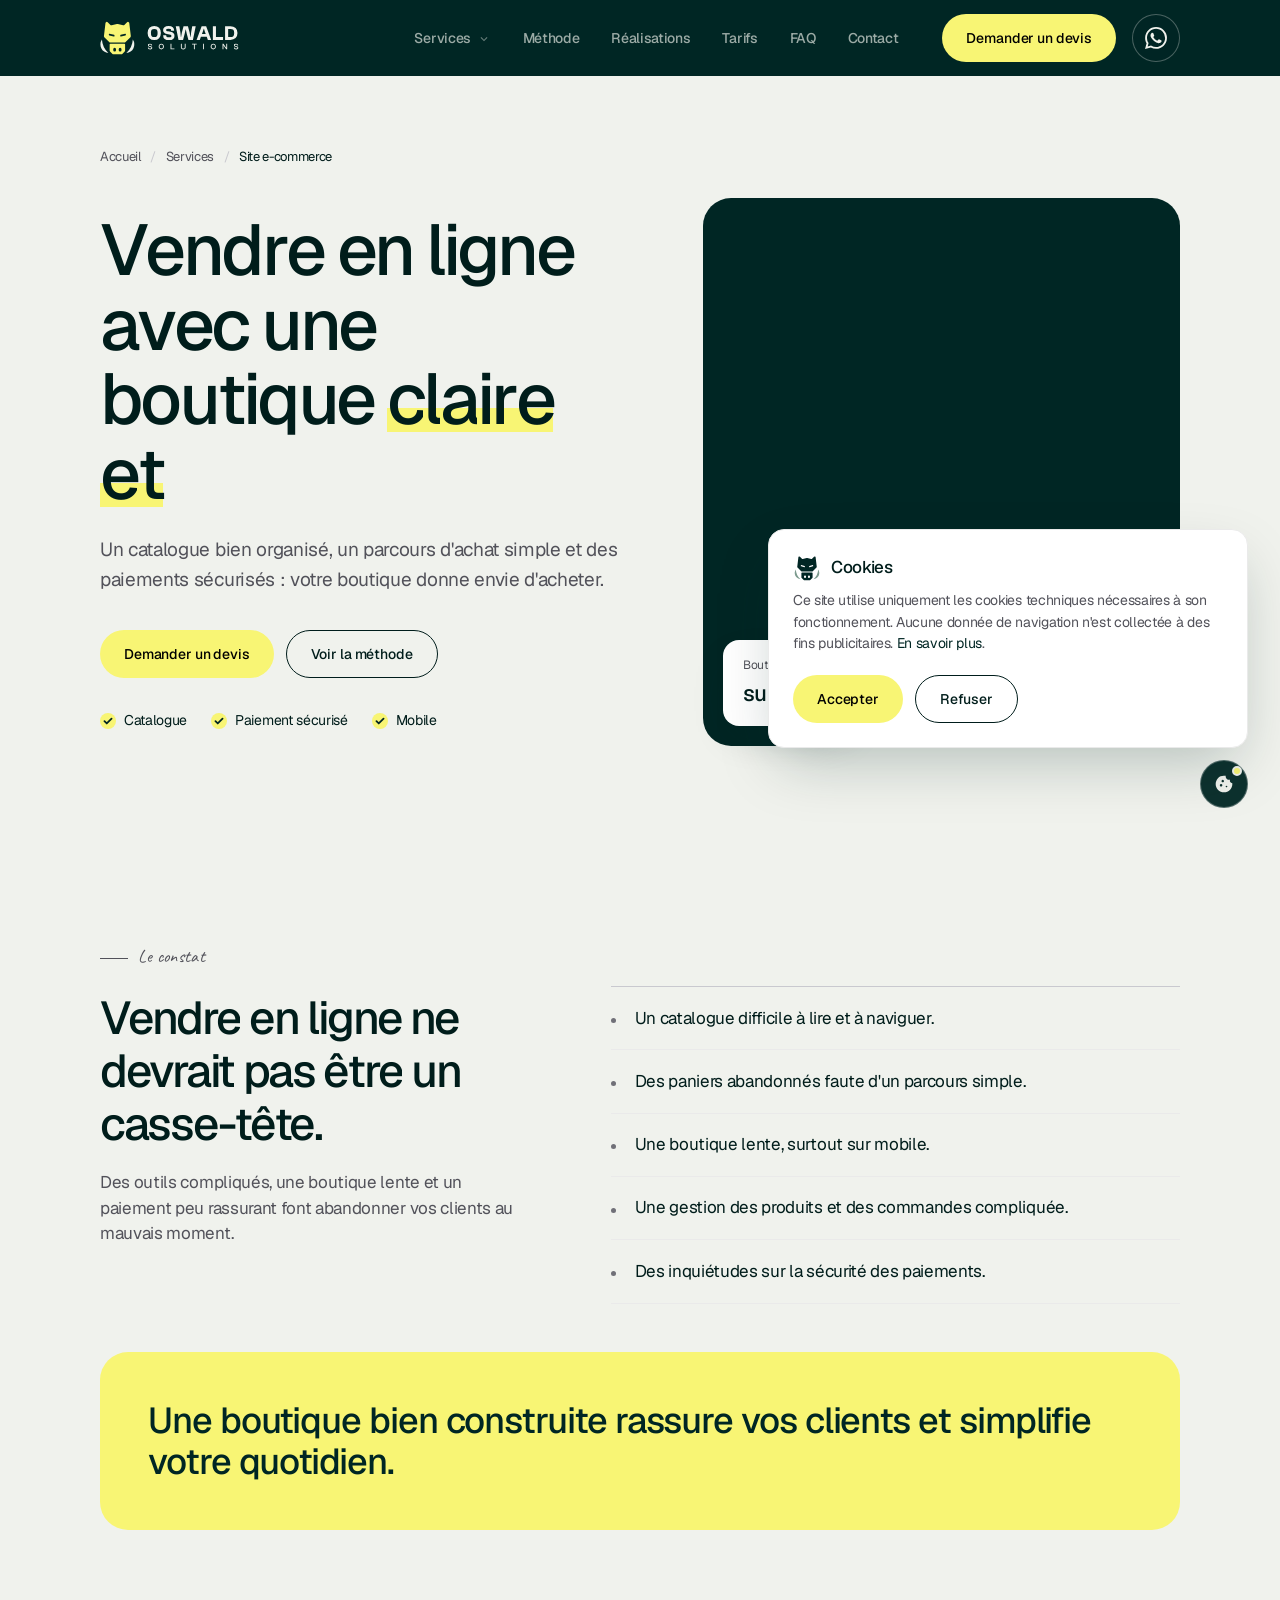
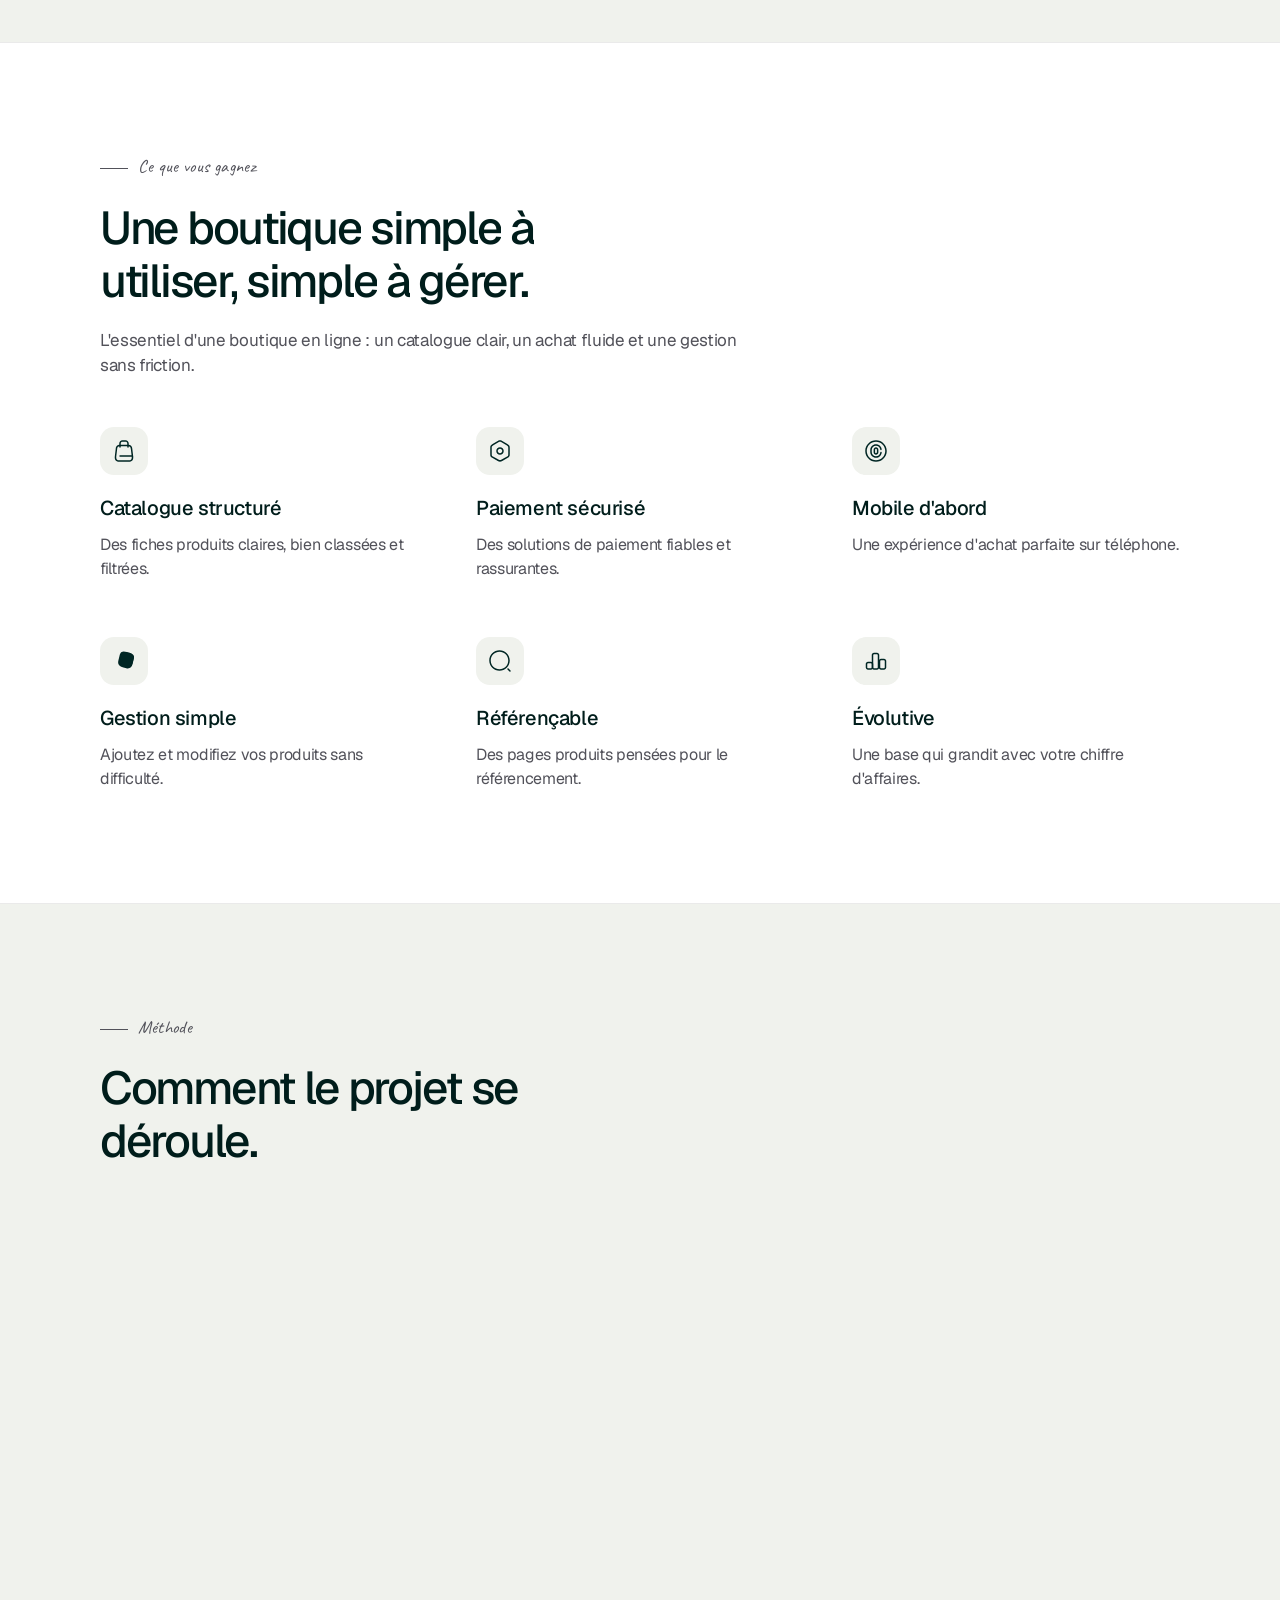
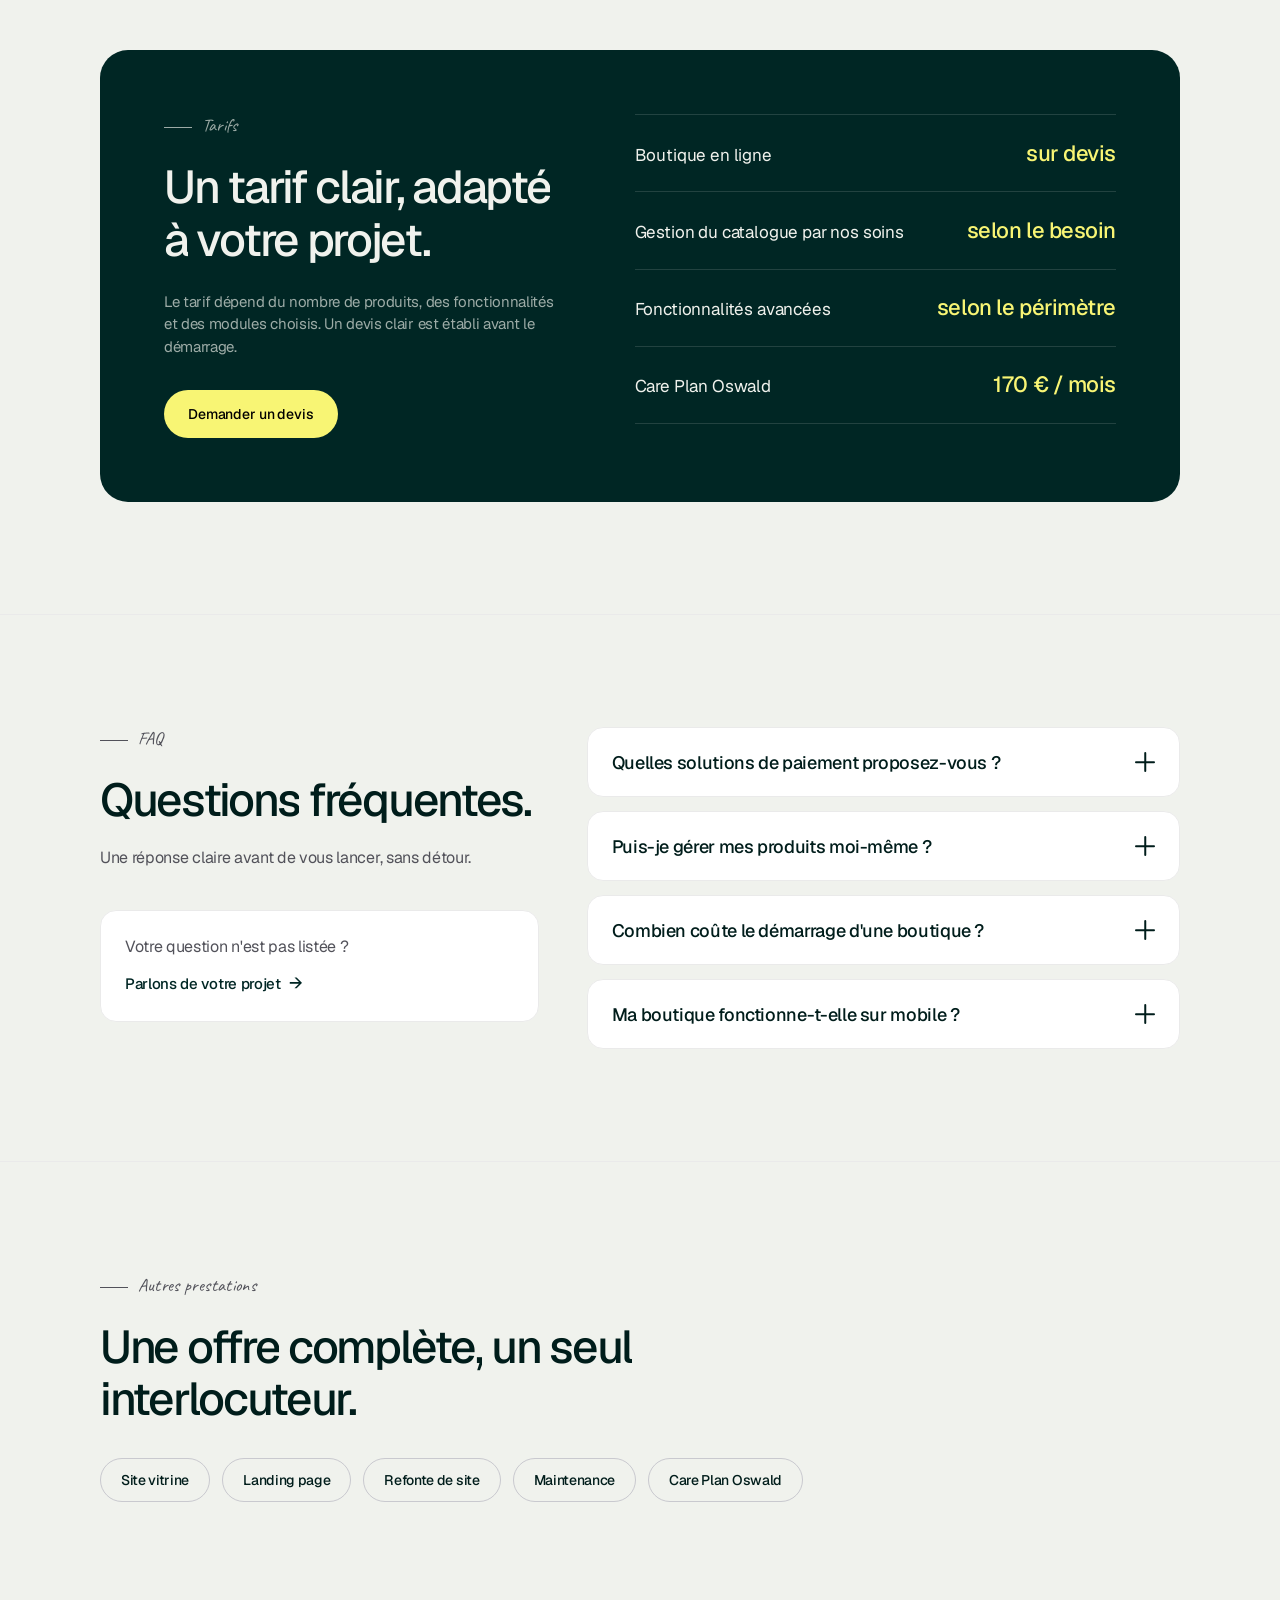
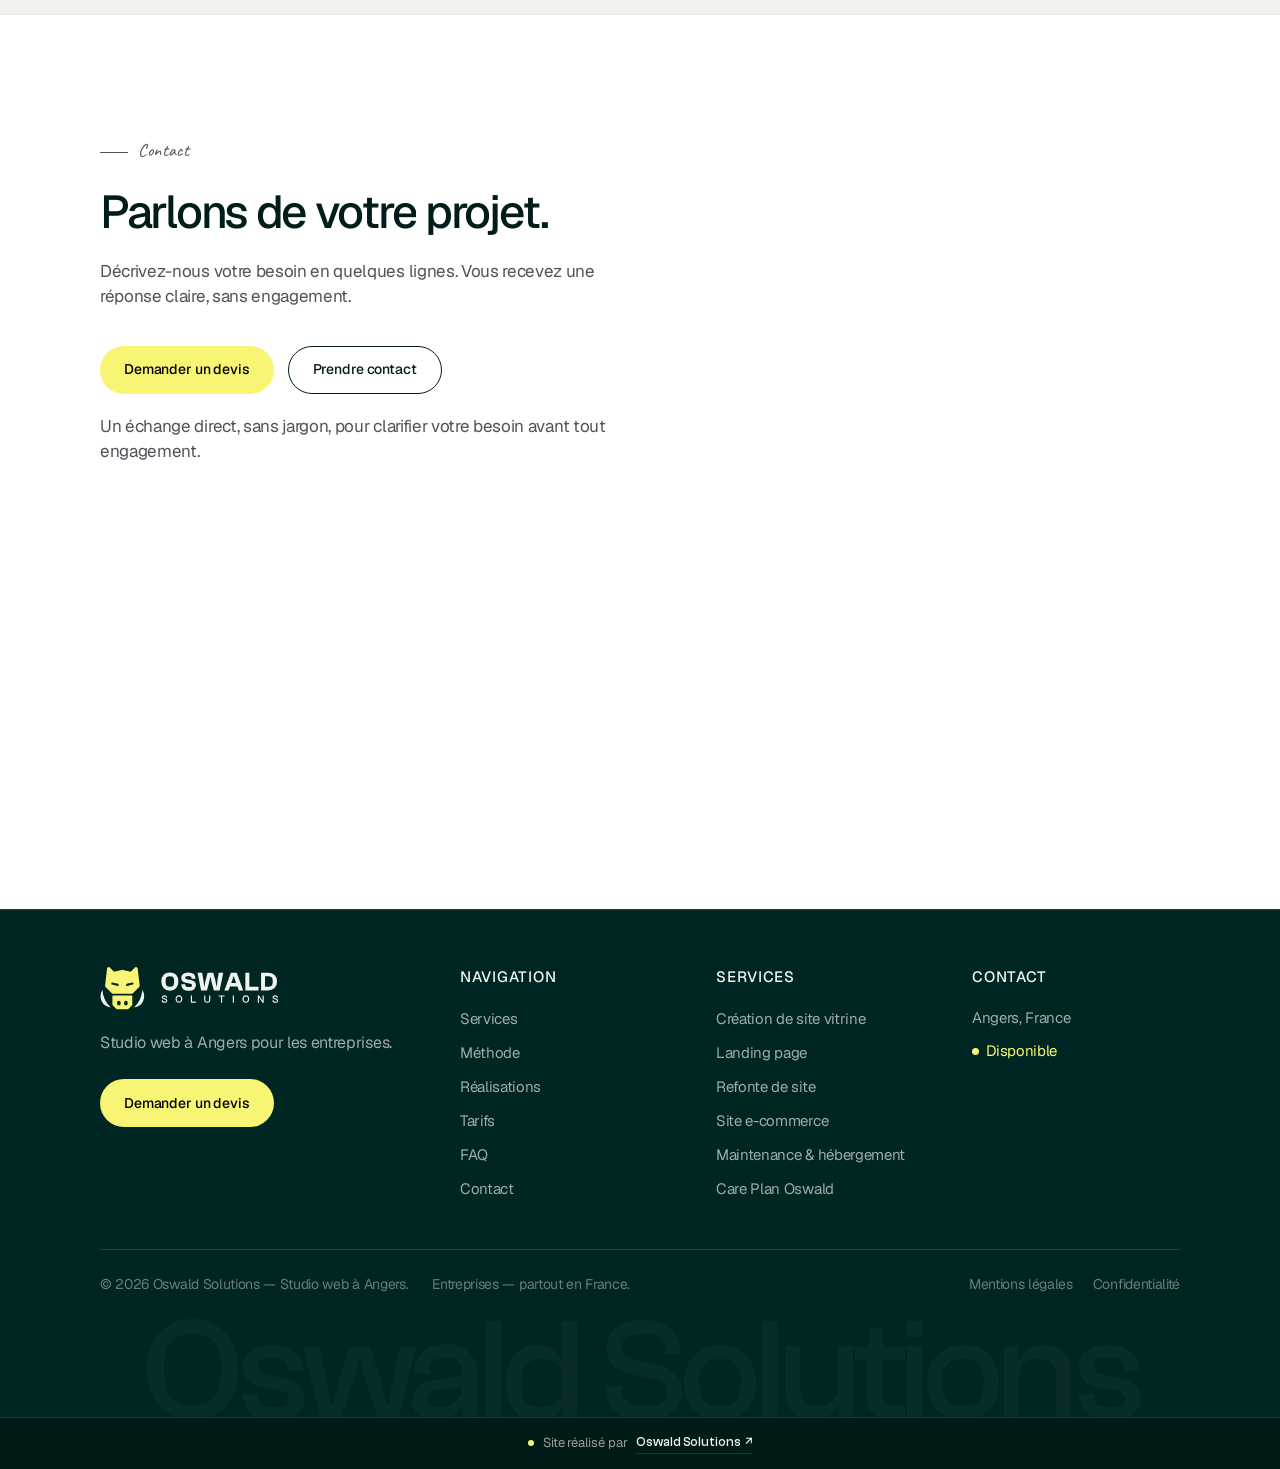
<file: site-e-commerce.html>
<!DOCTYPE html>
<html lang="fr">
<head>
  <meta charset="UTF-8">
  <meta name="viewport" content="width=device-width, initial-scale=1.0">
  <title>Création de site e-commerce — Oswald Solutions</title>
  <meta name="description" content="Création de boutique en ligne claire, sécurisée et évolutive pour vendre vos produits et services sur Internet.">
  <link rel="canonical" href="https://oswaldsolutions.fr/site-e-commerce.html">
  <meta name="robots" content="index,follow,max-image-preview:large,max-snippet:-1">
  <meta name="author" content="Oswald Solutions">
  <meta name="theme-color" content="#002624">
  <link rel="icon" href="/favicon.ico" sizes="48x48">
  <link rel="icon" href="/assets/icons/favicon.svg" type="image/svg+xml">
  <link rel="apple-touch-icon" href="/apple-touch-icon.png">
  <link rel="manifest" href="/site.webmanifest">
  <meta property="og:site_name" content="Oswald Solutions">
  <meta property="og:locale" content="fr_FR">
  <meta property="og:type" content="website">
  <meta property="og:title" content="Création de site e-commerce — Oswald Solutions">
  <meta property="og:description" content="Création de boutique en ligne claire, sécurisée et évolutive pour vendre vos produits et services sur Internet.">
  <meta property="og:url" content="https://oswaldsolutions.fr/site-e-commerce.html">
  <meta property="og:image" content="https://oswaldsolutions.fr/assets/og/og-site-e-commerce.png">
  <meta property="og:image:type" content="image/png">
  <meta property="og:image:width" content="1200">
  <meta property="og:image:height" content="630">
  <meta property="og:image:alt" content="Création de site e-commerce — Oswald Solutions, vendez en ligne simplement">
  <meta name="twitter:card" content="summary_large_image">
  <meta name="twitter:title" content="Création de site e-commerce — Oswald Solutions">
  <meta name="twitter:description" content="Création de boutique en ligne claire, sécurisée et évolutive pour vendre vos produits et services sur Internet.">
  <meta name="twitter:image" content="https://oswaldsolutions.fr/assets/og/og-site-e-commerce.png">
  <meta name="twitter:image:alt" content="Création de site e-commerce — Oswald Solutions, vendez en ligne simplement">
  <link rel="preload" href="/assets/fonts/geist-variable.woff2" as="font" type="font/woff2" crossorigin>
  <link rel="stylesheet" href="assets/css/style.css?v=20262">
  <link rel="stylesheet" href="assets/css/breadcrumb.css?v=20260">
  <link rel="stylesheet" href="assets/css/animations.css?v=20261">
  <link rel="stylesheet" href="assets/css/mobilenav.css?v=20260">
  <link rel="stylesheet" href="assets/css/megamenu.css?v=20260">
  <link rel="stylesheet" href="assets/css/service.css?v=20260">
  <script type="application/ld+json">
{
  "@context": "https://schema.org",
  "@graph": [
    {
      "@type": "WebPage",
      "@id": "https://oswaldsolutions.fr/site-e-commerce.html#webpage",
      "url": "https://oswaldsolutions.fr/site-e-commerce.html",
      "name": "Création de site e-commerce — Oswald Solutions",
      "description": "Création de boutique en ligne claire, sécurisée et évolutive pour vendre vos produits et services sur Internet.",
      "inLanguage": "fr-FR",
      "isPartOf": {
        "@id": "https://oswaldsolutions.fr/#website"
      },
      "about": {
        "@id": "https://oswaldsolutions.fr/#organization"
      }
    },
    {
      "@type": "Service",
      "@id": "https://oswaldsolutions.fr/site-e-commerce.html#service",
      "name": "Site e-commerce",
      "serviceType": "Site e-commerce",
      "description": "Création de boutique en ligne claire, sécurisée et évolutive pour vendre vos produits et services sur Internet.",
      "url": "https://oswaldsolutions.fr/site-e-commerce.html",
      "provider": {
        "@id": "https://oswaldsolutions.fr/#organization"
      },
      "areaServed": {
        "@type": "Country",
        "name": "France"
      }
    },
    {
      "@type": "BreadcrumbList",
      "itemListElement": [
        {
          "@type": "ListItem",
          "position": 1,
          "name": "Accueil",
          "item": "https://oswaldsolutions.fr/"
        },
        {
          "@type": "ListItem",
          "position": 2,
          "name": "Services",
          "item": "https://oswaldsolutions.fr/#services"
        },
        {
          "@type": "ListItem",
          "position": 3,
          "name": "Site e-commerce",
          "item": "https://oswaldsolutions.fr/site-e-commerce.html"
        }
      ]
    },
    {
      "@type": "FAQPage",
      "mainEntity": [
        {
          "@type": "Question",
          "name": "Quelles solutions de paiement proposez-vous ?",
          "acceptedAnswer": {
            "@type": "Answer",
            "text": "Les solutions de paiement sécurisées les plus courantes en France (carte bancaire, etc.) sont intégrées selon votre activité."
          }
        },
        {
          "@type": "Question",
          "name": "Puis-je gérer mes produits moi-même ?",
          "acceptedAnswer": {
            "@type": "Answer",
            "text": "Oui, une interface simple permet d'ajouter et de modifier vos produits, stocks et tarifs."
          }
        },
        {
          "@type": "Question",
          "name": "Combien coûte le démarrage d'une boutique ?",
          "acceptedAnswer": {
            "@type": "Answer",
            "text": "Cela dépend du périmètre. Un devis précis est établi après un échange sur votre offre."
          }
        },
        {
          "@type": "Question",
          "name": "Ma boutique fonctionne-t-elle sur mobile ?",
          "acceptedAnswer": {
            "@type": "Answer",
            "text": "Oui, elle est conçue et testée pour une expérience d'achat confortable sur mobile."
          }
        }
      ]
    }
  ]
}
  </script>
</head>
<body class="service-page">
  <a class="skip-link" href="#main">Aller au contenu principal</a>

  <header class="site-header site-header--solid" id="site-header">
    <div class="container header__inner">
      <a href="index.html" class="logo" aria-label="Oswald Solutions — retour à l'accueil">
        <img class="logo__img" src="/assets/brand/logo-horizontal-fond-sombre.svg?v=2" alt="Oswald Solutions" width="432" height="106">
      </a>

      <nav class="site-nav" id="site-nav" aria-label="Navigation principale">
        <ul class="site-nav__list">
          <li class="has-dropdown">
            <a href="index.html#services" class="nav-link" id="nav-services" aria-haspopup="true" aria-expanded="false" aria-controls="services-dropdown">
              Services
              <svg class="nav-link__chevron" xmlns="http://www.w3.org/2000/svg" viewBox="0 0 24 24" fill="currentColor" aria-hidden="true">
<path d="M7.41 8.59L12 13.17l4.59-4.58L18 10l-6 6-6-6 1.41-1.41z"/>
</svg>
            </a>
            <div class="dropdown" id="services-dropdown">
              <div class="dropdown__grid">
<a class="dropdown__item" href="site-vitrine.html">
  <span class="dropdown__icon"><svg class="current-color" viewBox="0 0 24 24" fill="none" xmlns="http://www.w3.org/2000/svg">
<path d="M17.56 17.97H6.44C2.46 17.97 1.25 16.76 1.25 12.78V6.44C1.25 2.46 2.46 1.25 6.44 1.25H17.55C21.53 1.25 22.74 2.46 22.74 6.44V12.77C22.75 16.76 21.54 17.97 17.56 17.97ZM6.44 2.75C3.3 2.75 2.75 3.3 2.75 6.44V12.77C2.75 15.91 3.3 16.46 6.44 16.46H17.55C20.69 16.46 21.24 15.91 21.24 12.77V6.44C21.24 3.3 20.69 2.75 17.55 2.75H6.44Z" fill="currentColor"/>
<path d="M12 22.75C11.59 22.75 11.25 22.41 11.25 22V17.22C11.25 16.81 11.59 16.47 12 16.47C12.41 16.47 12.75 16.81 12.75 17.22V22C12.75 22.41 12.41 22.75 12 22.75Z" fill="currentColor"/>
<path d="M22 13.75H2C1.59 13.75 1.25 13.41 1.25 13C1.25 12.59 1.59 12.25 2 12.25H22C22.41 12.25 22.75 12.59 22.75 13C22.75 13.41 22.41 13.75 22 13.75Z" fill="currentColor"/>
<path d="M16.5 22.75H7.5C7.09 22.75 6.75 22.41 6.75 22C6.75 21.59 7.09 21.25 7.5 21.25H16.5C16.91 21.25 17.25 21.59 17.25 22C17.25 22.41 16.91 22.75 16.5 22.75Z" fill="currentColor"/>
</svg></span>
  <span class="dropdown__copy">
    <strong>Site vitrine</strong>
    <span>Une présence professionnelle pour votre entreprise.</span>
  </span>
                </a>
<a class="dropdown__item" href="landing-page.html">
  <span class="dropdown__icon"><svg class="current-color" viewBox="0 0 24 24" fill="none" xmlns="http://www.w3.org/2000/svg">
<path d="M12 22.81C11.31 22.81 10.66 22.46 10.2 21.85L8.7 19.85C8.67 19.81 8.55 19.76 8.5 19.75H8C3.83 19.75 1.25 18.62 1.25 13V8C1.25 3.58 3.58 1.25 8 1.25H16C20.42 1.25 22.75 3.58 22.75 8V13C22.75 17.42 20.42 19.75 16 19.75H15.5C15.42 19.75 15.35 19.79 15.3 19.85L13.8 21.85C13.34 22.46 12.69 22.81 12 22.81ZM8 2.75C4.42 2.75 2.75 4.42 2.75 8V13C2.75 17.52 4.3 18.25 8 18.25H8.5C9.01 18.25 9.59 18.54 9.9 18.95L11.4 20.95C11.75 21.41 12.25 21.41 12.6 20.95L14.1 18.95C14.43 18.51 14.95 18.25 15.5 18.25H16C19.58 18.25 21.25 16.58 21.25 13V8C21.25 4.42 19.58 2.75 16 2.75H8Z" fill="currentColor"/>
<path d="M12 12C11.44 12 11 11.55 11 11C11 10.45 11.45 10 12 10C12.55 10 13 10.45 13 11C13 11.55 12.56 12 12 12Z" fill="currentColor"/>
<path d="M16 12C15.44 12 15 11.55 15 11C15 10.45 15.45 10 16 10C16.55 10 17 10.45 17 11C17 11.55 16.56 12 16 12Z" fill="currentColor"/>
<path d="M8 12C7.44 12 7 11.55 7 11C7 10.45 7.45 10 8 10C8.55 10 9 10.45 9 11C9 11.55 8.56 12 8 12Z" fill="currentColor"/>
</svg></span>
  <span class="dropdown__copy">
    <strong>Landing page</strong>
    <span>Une page pensée pour convertir vos visiteurs.</span>
  </span>
                </a>
<a class="dropdown__item" href="refonte-site.html">
  <span class="dropdown__icon"><svg class="current-color" viewBox="0 0 24 24" fill="none" xmlns="http://www.w3.org/2000/svg">
<path d="M14.55 22.42C14.22 22.42 13.91 22.2 13.82 21.86C13.71 21.46 13.95 21.05 14.36 20.94C18.42 19.87 21.25 16.19 21.25 11.99C21.25 6.89 17.1 2.74 12 2.74C7.67 2.74 4.83 5.27 3.5 6.8H6.44C6.85 6.8 7.19 7.14 7.19 7.55C7.19 7.96 6.86 8.31 6.44 8.31H2.01C1.96 8.31 1.87 8.3 1.8 8.28C1.71 8.25 1.63 8.21 1.56 8.16C1.47 8.1 1.4 8.02 1.35 7.93C1.3 7.84 1.26 7.73 1.25 7.62C1.25 7.59 1.25 7.57 1.25 7.54V3C1.25 2.59 1.59 2.25 2 2.25C2.41 2.25 2.75 2.59 2.75 3V5.39C4.38 3.64 7.45 1.25 12 1.25C17.93 1.25 22.75 6.07 22.75 12C22.75 16.88 19.46 21.16 14.74 22.4C14.68 22.41 14.61 22.42 14.55 22.42Z" fill="currentColor"/>
<path d="M11.29 22.73C11.27 22.73 11.25 22.72 11.24 22.72C10.16 22.65 9.1 22.41 8.1 22.02C7.81 21.91 7.61 21.62 7.62 21.31C7.62 21.22 7.64 21.13 7.67 21.05C7.82 20.67 8.27 20.48 8.64 20.62C9.51 20.96 10.42 21.16 11.34 21.23C11.73 21.25 12.04 21.59 12.04 21.99L12.03 22.03C12.01 22.42 11.68 22.73 11.29 22.73ZM5.78 20.58C5.61 20.58 5.45 20.52 5.31 20.42C4.47 19.74 3.73 18.95 3.13 18.07C3.04 17.94 2.99 17.8 2.99 17.65C2.99 17.4 3.11 17.17 3.32 17.03C3.65 16.8 4.13 16.89 4.36 17.21C4.36 17.22 4.36 17.22 4.36 17.22C4.37 17.23 4.38 17.25 4.39 17.26C4.91 18.01 5.54 18.68 6.25 19.24C6.42 19.38 6.53 19.59 6.53 19.82C6.53 19.99 6.48 20.16 6.37 20.3C6.22 20.48 6.01 20.58 5.78 20.58ZM2.44 15.7C2.11 15.7 1.82 15.49 1.73 15.18C1.41 14.15 1.25 13.08 1.25 12V11.99C1.26 11.58 1.59 11.25 2 11.25C2.41 11.25 2.75 11.59 2.75 12C2.75 12.94 2.89 13.86 3.16 14.73C3.18 14.81 3.19 14.88 3.19 14.96C3.19 15.28 2.98 15.57 2.66 15.67C2.59 15.69 2.52 15.7 2.44 15.7Z" fill="currentColor"/>
</svg></span>
  <span class="dropdown__copy">
    <strong>Refonte de site</strong>
    <span>Modernisez votre site existant.</span>
  </span>
                </a>
<a class="dropdown__item is-current" href="site-e-commerce.html">
  <span class="dropdown__icon"><svg class="current-color" viewBox="0 0 24 24" fill="none" xmlns="http://www.w3.org/2000/svg">
<path d="M16.4904 22.75H7.50042C5.78042 22.75 4.49043 22.29 3.69043 21.38C2.89043 20.47 2.58042 19.15 2.79042 17.44L3.69043 9.94C3.95043 7.73 4.51043 5.75 8.41043 5.75H15.6104C19.5004 5.75 20.0604 7.73 20.3304 9.94L21.2304 17.44C21.4304 19.15 21.1304 20.48 20.3304 21.38C19.5004 22.29 18.2204 22.75 16.4904 22.75ZM8.40042 7.25C5.52042 7.25 5.38042 8.38999 5.17042 10.11L4.27043 17.61C4.12043 18.88 4.30042 19.81 4.81042 20.38C5.32042 20.95 6.22042 21.24 7.50042 21.24H16.4904C17.7704 21.24 18.6704 20.95 19.1804 20.38C19.6904 19.81 19.8704 18.88 19.7204 17.61L18.8204 10.11C18.6104 8.37999 18.4804 7.25 15.5904 7.25H8.40042Z" fill="currentColor"/>
<path d="M16 8.75C15.59 8.75 15.25 8.41 15.25 8V4.5C15.25 3.42 14.58 2.75 13.5 2.75H10.5C9.42 2.75 8.75 3.42 8.75 4.5V8C8.75 8.41 8.41 8.75 8 8.75C7.59 8.75 7.25 8.41 7.25 8V4.5C7.25 2.59 8.59 1.25 10.5 1.25H13.5C15.41 1.25 16.75 2.59 16.75 4.5V8C16.75 8.41 16.41 8.75 16 8.75Z" fill="currentColor"/>
<path d="M20.41 17.78H8C7.59 17.78 7.25 17.44 7.25 17.03C7.25 16.62 7.59 16.28 8 16.28H20.41C20.82 16.28 21.16 16.62 21.16 17.03C21.16 17.44 20.82 17.78 20.41 17.78Z" fill="currentColor"/>
</svg></span>
  <span class="dropdown__copy">
    <strong>Site e-commerce</strong>
    <span>Une boutique en ligne claire et évolutive.</span>
  </span>
                </a>
<a class="dropdown__item" href="maintenance.html">
  <span class="dropdown__icon"><svg class="current-color" viewBox="0 0 24 24" fill="none" xmlns="http://www.w3.org/2000/svg">
<path d="M12.0002 22.6298C11.3302 22.6298 10.6502 22.4798 10.1202 22.1698L4.62023 18.9998C2.38023 17.4898 2.24023 17.2598 2.24023 14.8898V9.1098C2.24023 6.7398 2.37023 6.5098 4.57023 5.0198L10.1102 1.8198C11.1602 1.2098 12.8102 1.2098 13.8602 1.8198L19.3802 4.9998C21.6202 6.5098 21.7602 6.7398 21.7602 9.1098V14.8798C21.7602 17.2498 21.6302 17.4798 19.4302 18.9698L13.8902 22.1698C13.3502 22.4798 12.6702 22.6298 12.0002 22.6298ZM12.0002 2.8698C11.5802 2.8698 11.1702 2.9498 10.8802 3.1198L5.38023 6.2998C3.75023 7.3998 3.75023 7.3998 3.75023 9.1098V14.8798C3.75023 16.5898 3.75023 16.5898 5.42023 17.7198L10.8802 20.8698C11.4702 21.2098 12.5402 21.2098 13.1302 20.8698L18.6302 17.6898C20.2502 16.5898 20.2502 16.5898 20.2502 14.8798V9.1098C20.2502 7.3998 20.2502 7.3998 18.5802 6.2698L13.1202 3.1198C12.8302 2.9498 12.4202 2.8698 12.0002 2.8698Z" fill="currentColor"/>
<path d="M12 15.75C9.93 15.75 8.25 14.07 8.25 12C8.25 9.93 9.93 8.25 12 8.25C14.07 8.25 15.75 9.93 15.75 12C15.75 14.07 14.07 15.75 12 15.75ZM12 9.75C10.76 9.75 9.75 10.76 9.75 12C9.75 13.24 10.76 14.25 12 14.25C13.24 14.25 14.25 13.24 14.25 12C14.25 10.76 13.24 9.75 12 9.75Z" fill="currentColor"/>
</svg></span>
  <span class="dropdown__copy">
    <strong>Maintenance</strong>
    <span>Hébergement, mises à jour et petites évolutions.</span>
  </span>
                </a>
<a class="dropdown__item" href="care-plan.html">
  <span class="dropdown__icon"><svg class="current-color" viewBox="0 0 24 24" fill="none" xmlns="http://www.w3.org/2000/svg">
<path d="M12 22.75C11.3 22.75 10.59 22.48 10.06 21.95L8.35001 20.26C7.92001 19.84 7.35999 19.61 6.75999 19.61H6C3.93 19.61 2.25 17.94 2.25 15.89V4.97998C2.25 2.92998 3.93 1.26001 6 1.26001H18C20.07 1.26001 21.75 2.92998 21.75 4.97998V15.89C21.75 17.94 20.07 19.61 18 19.61H17.24C16.64 19.61 16.07 19.84 15.65 20.26L13.94 21.95C13.41 22.48 12.7 22.75 12 22.75ZM6 2.75C4.76 2.75 3.75 3.74997 3.75 4.96997V15.88C3.75 17.11 4.76 18.1 6 18.1H6.75999C7.75999 18.1 8.7 18.4899 9.41 19.1899L11.12 20.88C11.61 21.36 12.4 21.36 12.89 20.88L14.6 19.1899C15.31 18.4899 16.25 18.1 17.25 18.1H18C19.24 18.1 20.25 17.1 20.25 15.88V4.96997C20.25 3.73997 19.24 2.75 18 2.75H6Z" fill="currentColor"/>
<path d="M12 12C11.44 12 11 11.55 11 11C11 10.45 11.45 10 12 10C12.55 10 13 10.45 13 11C13 11.55 12.56 12 12 12Z" fill="currentColor"/>
<path d="M16 12C15.44 12 15 11.55 15 11C15 10.45 15.45 10 16 10C16.55 10 17 10.45 17 11C17 11.55 16.56 12 16 12Z" fill="currentColor"/>
<path d="M8 12C7.44 12 7 11.55 7 11C7 10.45 7.45 10 8 10C8.55 10 9 10.45 9 11C9 11.55 8.56 12 8 12Z" fill="currentColor"/>
</svg></span>
  <span class="dropdown__copy">
    <strong>Care Plan Oswald</strong>
    <span>Un suivi mensuel complet de votre site.</span>
  </span>
                </a>

              </div>
              <a class="dropdown__footer-link" href="index.html#services">
                Voir tous les services
                <span class="dropdown__arrow" aria-hidden="true">&#8594;</span>
              </a>
            </div>
          </li>
          <li><a href="index.html#methode">Méthode</a></li>
          <li><a href="realisations.html">Réalisations</a></li>
          <li><a href="index.html#tarifs">Tarifs</a></li>
          <li><a href="index.html#faq">FAQ</a></li>
          <li><a href="#contact">Contact</a></li>
        </ul>
        <a class="btn btn--primary site-nav__cta" href="#contact"><span class="btn__label"><span class="btn__text">Demander un devis</span><span class="btn__text btn__text--dupe" aria-hidden="true">Demander un devis</span></span></a>
      </nav>

      <div class="header__actions">
        <div class="whatsapp-wrap">
        <a class="btn btn--outline btn--round" href="https://wa.me/33651476435" target="_blank" rel="noopener" aria-label="Discuter sur WhatsApp au 06 51 47 64 35">
          <svg xmlns="http://www.w3.org/2000/svg" viewBox="0 0 24 24" fill="currentColor" aria-hidden="true">
            <path d="M17.472 14.382c-.297-.149-1.758-.867-2.03-.967-.273-.099-.471-.148-.67.15-.197.297-.767.966-.94 1.164-.173.199-.347.223-.644.075-.297-.15-1.255-.463-2.39-1.475-.883-.788-1.48-1.761-1.653-2.059-.173-.297-.018-.458.13-.606.134-.133.298-.347.446-.52.149-.174.198-.298.298-.497.099-.198.05-.371-.025-.52-.075-.149-.669-1.612-.916-2.207-.242-.579-.487-.5-.669-.51-.173-.008-.371-.01-.57-.01-.198 0-.52.074-.792.372-.272.297-1.04 1.016-1.04 2.479 0 1.462 1.065 2.875 1.213 3.074.149.198 2.096 3.2 5.077 4.487.709.306 1.262.489 1.694.625.712.227 1.36.195 1.871.118.571-.085 1.758-.719 2.006-1.413.248-.694.248-1.289.173-1.413-.074-.124-.272-.198-.57-.347m-5.421 7.403h-.004a9.87 9.87 0 0 1-5.031-1.378l-.361-.214-3.741.982.998-3.648-.235-.374a9.86 9.86 0 0 1-1.51-5.26c.001-5.45 4.436-9.884 9.888-9.884 2.64 0 5.122 1.03 6.988 2.898a9.825 9.825 0 0 1 2.893 6.994c-.003 5.45-4.437 9.884-9.885 9.884m8.413-18.297A11.815 11.815 0 0 0 12.05 0C5.495 0 .16 5.335.157 11.892c0 2.096.547 4.142 1.588 5.945L.057 24l6.305-1.654a11.882 11.882 0 0 0 5.683 1.448h.005c6.554 0 11.89-5.335 11.893-11.893a11.821 11.821 0 0 0-3.48-8.413z"/>
          </svg>
        </a>
        <span class="whatsapp-tip" role="tooltip" aria-hidden="true">Prendre contact simplement</span>
      </div>

        <button class="nav-toggle" id="nav-toggle" type="button" aria-expanded="false" aria-controls="site-nav" aria-label="Ouvrir le menu">
        <span class="nav-toggle__line" aria-hidden="true"></span>
        <span class="nav-toggle__line" aria-hidden="true"></span>
        </button>
      </div>
    </div>
  </header>


  <main id="main">
    <section class="sv-hero" id="top">
      <div class="container sv-hero__crumb">
        <nav class="breadcrumb breadcrumb--light" aria-label="Fil d'Ariane"><ol class="breadcrumb__list"><li><a class="breadcrumb__link breadcrumb__link--home" href="index.html"><svg class="breadcrumb__home" viewBox="0 0 24 24" fill="none" aria-hidden="true"><path d="M3 10.5 12 3l9 7.5V20a1 1 0 0 1-1 1h-5v-6h-6v6H4a1 1 0 0 1-1-1v-9.5Z" stroke="currentColor" stroke-width="1.6" stroke-linejoin="round"/></svg><span>Accueil</span></a></li><li><a class="breadcrumb__link" href="index.html#services">Services</a></li><li><span class="breadcrumb__current" aria-current="page">Site e-commerce</span></li></ol></nav>
      </div>
      <div class="container sv-hero__grid">
        <div class="sv-hero__main">
          <h1 class="sv-hero__title" id="hero-title">Vendre en ligne avec une boutique <span class="accent">claire et fiable</span>.</h1>
          <p class="sv-hero__lede">Un catalogue bien organisé, un parcours d'achat simple et des paiements sécurisés : votre boutique donne envie d'acheter.</p>
          <div class="sv-hero__actions">
            <a class="btn btn--primary" href="#contact"><span class="btn__label"><span class="btn__text">Demander un devis</span><span class="btn__text btn__text--dupe" aria-hidden="true">Demander un devis</span></span></a>
          <a class="btn btn--ghost" href="#methode"><span class="btn__label"><span class="btn__text">Voir la méthode</span><span class="btn__text btn__text--dupe" aria-hidden="true">Voir la méthode</span></span></a>
          </div>
          <ul class="sv-hero__proof">
            <li>Catalogue</li>
            <li>Paiement sécurisé</li>
            <li>Mobile</li>
          </ul>
        </div>
        <div class="sv-hero__photo" style="--hero-img: url('https://images.pexels.com/photos/14553707/pexels-photo-14553707.jpeg?auto=compress&cs=tinysrgb&w=1800')" role="img" aria-label="Illustration : Site e-commerce">
          <a class="sv-hero__price" href="#tarifs">
            <span class="sv-hero__price-label">Boutique en ligne</span>
            <span class="sv-hero__price-value">sur devis</span>
          </a>
        </div>
      </div>
    </section>

    <section class="section problem sv-problem" id="probleme" aria-labelledby="probleme-title">
      <div class="container container--narrow">
        <p class="label">Le constat</p>
        <h2 class="section__title" id="probleme-title">Vendre en ligne ne devrait pas être un casse-tête.</h2>
        <p class="section__lede">Des outils compliqués, une boutique lente et un paiement peu rassurant font abandonner vos clients au mauvais moment.</p>
        <ul class="problem__list">
          <li>Un catalogue difficile à lire et à naviguer.</li>
          <li>Des paniers abandonnés faute d'un parcours simple.</li>
          <li>Une boutique lente, surtout sur mobile.</li>
          <li>Une gestion des produits et des commandes compliquée.</li>
          <li>Des inquiétudes sur la sécurité des paiements.</li>
        </ul>
        <p class="problem__outro">Une boutique bien construite rassure vos clients et simplifie votre quotidien.</p>
      </div>
    </section>

    <section class="section value sv-value" id="benefices" aria-labelledby="benefices-title">
      <div class="container">
        <p class="label">Ce que vous gagnez</p>
        <h2 class="section__title" id="benefices-title">Une boutique simple à utiliser, simple à gérer.</h2>
        <p class="section__lede">L'essentiel d'une boutique en ligne : un catalogue clair, un achat fluide et une gestion sans friction.</p>
        <div class="value__grid">
          <article class="value__card">
            <svg class="icon current-color" viewBox="0 0 24 24" fill="none" xmlns="http://www.w3.org/2000/svg">
<svg class="current-color" viewBox="0 0 24 24" fill="none" xmlns="http://www.w3.org/2000/svg">
<path d="M16.4904 22.75H7.50042C5.78042 22.75 4.49043 22.29 3.69043 21.38C2.89043 20.47 2.58042 19.15 2.79042 17.44L3.69043 9.94C3.95043 7.73 4.51043 5.75 8.41043 5.75H15.6104C19.5004 5.75 20.0604 7.73 20.3304 9.94L21.2304 17.44C21.4304 19.15 21.1304 20.48 20.3304 21.38C19.5004 22.29 18.2204 22.75 16.4904 22.75ZM8.40042 7.25C5.52042 7.25 5.38042 8.38999 5.17042 10.11L4.27043 17.61C4.12043 18.88 4.30042 19.81 4.81042 20.38C5.32042 20.95 6.22042 21.24 7.50042 21.24H16.4904C17.7704 21.24 18.6704 20.95 19.1804 20.38C19.6904 19.81 19.8704 18.88 19.7204 17.61L18.8204 10.11C18.6104 8.37999 18.4804 7.25 15.5904 7.25H8.40042Z" fill="currentColor"/>
<path d="M16 8.75C15.59 8.75 15.25 8.41 15.25 8V4.5C15.25 3.42 14.58 2.75 13.5 2.75H10.5C9.42 2.75 8.75 3.42 8.75 4.5V8C8.75 8.41 8.41 8.75 8 8.75C7.59 8.75 7.25 8.41 7.25 8V4.5C7.25 2.59 8.59 1.25 10.5 1.25H13.5C15.41 1.25 16.75 2.59 16.75 4.5V8C16.75 8.41 16.41 8.75 16 8.75Z" fill="currentColor"/>
<path d="M20.41 17.78H8C7.59 17.78 7.25 17.44 7.25 17.03C7.25 16.62 7.59 16.28 8 16.28H20.41C20.82 16.28 21.16 16.62 21.16 17.03C21.16 17.44 20.82 17.78 20.41 17.78Z" fill="currentColor"/>
</svg>
</svg>
            <h3>Catalogue structuré</h3>
            <p>Des fiches produits claires, bien classées et filtrées.</p>
          </article>
          <article class="value__card">
            <svg class="icon current-color" viewBox="0 0 24 24" fill="none" xmlns="http://www.w3.org/2000/svg">
<svg class="current-color" viewBox="0 0 24 24" fill="none" xmlns="http://www.w3.org/2000/svg">
<path d="M12.0002 22.6298C11.3302 22.6298 10.6502 22.4798 10.1202 22.1698L4.62023 18.9998C2.38023 17.4898 2.24023 17.2598 2.24023 14.8898V9.1098C2.24023 6.7398 2.37023 6.5098 4.57023 5.0198L10.1102 1.8198C11.1602 1.2098 12.8102 1.2098 13.8602 1.8198L19.3802 4.9998C21.6202 6.5098 21.7602 6.7398 21.7602 9.1098V14.8798C21.7602 17.2498 21.6302 17.4798 19.4302 18.9698L13.8902 22.1698C13.3502 22.4798 12.6702 22.6298 12.0002 22.6298ZM12.0002 2.8698C11.5802 2.8698 11.1702 2.9498 10.8802 3.1198L5.38023 6.2998C3.75023 7.3998 3.75023 7.3998 3.75023 9.1098V14.8798C3.75023 16.5898 3.75023 16.5898 5.42023 17.7198L10.8802 20.8698C11.4702 21.2098 12.5402 21.2098 13.1302 20.8698L18.6302 17.6898C20.2502 16.5898 20.2502 16.5898 20.2502 14.8798V9.1098C20.2502 7.3998 20.2502 7.3998 18.5802 6.2698L13.1202 3.1198C12.8302 2.9498 12.4202 2.8698 12.0002 2.8698Z" fill="currentColor"/>
<path d="M12 15.75C9.93 15.75 8.25 14.07 8.25 12C8.25 9.93 9.93 8.25 12 8.25C14.07 8.25 15.75 9.93 15.75 12C15.75 14.07 14.07 15.75 12 15.75ZM12 9.75C10.76 9.75 9.75 10.76 9.75 12C9.75 13.24 10.76 14.25 12 14.25C13.24 14.25 14.25 13.24 14.25 12C14.25 10.76 13.24 9.75 12 9.75Z" fill="currentColor"/>
</svg>
</svg>
            <h3>Paiement sécurisé</h3>
            <p>Des solutions de paiement fiables et rassurantes.</p>
          </article>
          <article class="value__card">
            <svg class="icon current-color" viewBox="0 0 24 24" fill="none" xmlns="http://www.w3.org/2000/svg">
<svg class="current-color" viewBox="0 0 24 24" fill="none" xmlns="http://www.w3.org/2000/svg">
<path d="M12 22.75C6.07 22.75 1.25 17.93 1.25 12C1.25 6.07 6.07 1.25 12 1.25C17.93 1.25 22.75 6.07 22.75 12C22.75 17.93 17.93 22.75 12 22.75ZM12 2.75C6.9 2.75 2.75 6.9 2.75 12C2.75 17.1 6.9 21.25 12 21.25C17.1 21.25 21.25 17.1 21.25 12C21.25 6.9 17.1 2.75 12 2.75Z" fill="currentColor"/>
<path d="M11.9996 15.6299C10.6796 15.6299 9.59961 14.5499 9.59961 13.2299V10.7599C9.59961 9.43989 10.6796 8.35986 11.9996 8.35986C13.3196 8.35986 14.3996 9.43989 14.3996 10.7599V13.2299C14.3996 14.5599 13.3196 15.6299 11.9996 15.6299ZM11.9996 9.86987C11.5096 9.86987 11.0996 10.2699 11.0996 10.7699V13.2399C11.0996 13.7399 11.4996 14.1399 11.9996 14.1399C12.4996 14.1399 12.8996 13.7399 12.8996 13.2399V10.7699C12.8996 10.2699 12.4896 9.86987 11.9996 9.86987Z" fill="currentColor"/>
<path d="M12 18.8199C8.83 18.8199 6.25 16.2399 6.25 13.0699V10.9299C6.25 7.75993 8.83 5.17993 12 5.17993C14.96 5.17993 17.42 7.39997 17.72 10.34C17.76 10.75 17.46 11.1199 17.05 11.1599C16.64 11.2099 16.27 10.8999 16.23 10.4899C16.01 8.31993 14.19 6.67993 12 6.67993C9.66 6.67993 7.75 8.58993 7.75 10.9299V13.0699C7.75 15.4099 9.66 17.3199 12 17.3199C14.2 17.3199 16.06 15.5999 16.24 13.4099C16.27 12.9999 16.63 12.6899 17.05 12.7199C17.46 12.7499 17.77 13.11 17.74 13.53C17.5 16.5 14.98 18.8199 12 18.8199Z" fill="currentColor"/>
</svg>
</svg>
            <h3>Mobile d'abord</h3>
            <p>Une expérience d'achat parfaite sur téléphone.</p>
          </article>
          <article class="value__card">
            <svg class="icon current-color" viewBox="0 0 24 24" fill="none" xmlns="http://www.w3.org/2000/svg">
<svg class="current-color" viewBox="0 0 24 24" fill="none" xmlns="http://www.w3.org/2000/svg">
<path d="M21.6602 10.44L20.6802 14.62C19.8402 18.23 18.1802 19.69 15.0602 19.39C14.5602 19.35 14.0202 19.26 13.4702 19.12L11.4002 18.53C7.40021 17.41 5.32021 15.33 6.44021 11.33L7.42021 7.15C7.64021 6.26 7.89021 5.48 8.18021 4.83C9.18021 2.28 11.2002 1.86 14.9402 2.95L17.0102 3.54C21.0102 4.66 23.0902 6.74 21.6602 10.44Z" fill="currentColor"/>
<path d="M9.87983 5.34C9.58983 5.99 9.33983 6.77 9.11983 7.66L8.13983 11.84C7.20983 15.21 8.63983 16.64 12.0098 17.57L14.0798 18.16C15.1198 18.44 16.0398 18.6 16.8198 18.65C16.2698 18.57 15.6798 18.43 15.0398 18.22L12.9698 17.63C8.96983 16.51 6.88983 14.43 8.00983 10.43L8.98983 6.25C9.13983 5.7 9.30983 5.21 9.49983 4.78C9.62983 4.96 9.74983 5.14 9.87983 5.34Z" fill="currentColor"/>
<path d="M19.61 5.95C17.35 3.3 14.91 3.1 13.53 4.59C13.37 4.77 13.23 4.98 13.11 5.21C13.4 5.28 13.71 5.37 14.02 5.47L16.09 6.06C17.42 6.45 18.42 7.45 18.81 8.78C19.14 9.96 19.19 11.27 18.88 12.7L17.9 16.88C17.8 17.29 17.72 17.69 17.66 18.08C19.4 17.4 20.2 15.86 20.67 13.66L21.65 9.48C22.14 7.41 21.49 6.02 19.61 5.95Z" fill="currentColor"/>
<path d="M12.8595 9.79L9.43953 13.21C9.27953 13.37 9.11953 13.66 9.07953 13.87L8.84953 15.23C8.76953 15.67 9.09953 16.01 9.53953 15.92L10.8995 15.69C11.1095 15.65 11.3995 15.49 11.5595 15.33L14.9795 11.91C15.5295 11.36 15.7695 10.7 14.9795 9.92C14.1895 9.13 13.4095 9.24 12.8595 9.79Z" fill="currentColor"/>
</svg>
</svg>
            <h3>Gestion simple</h3>
            <p>Ajoutez et modifiez vos produits sans difficulté.</p>
          </article>
          <article class="value__card">
            <svg class="icon current-color" viewBox="0 0 24 24" fill="none" xmlns="http://www.w3.org/2000/svg">
<svg class="current-color" viewBox="0 0 24 24" fill="none" xmlns="http://www.w3.org/2000/svg">
<path d="M11.5 21.75C5.85 21.75 1.25 17.15 1.25 11.5C1.25 5.85 5.85 1.25 11.5 1.25C17.15 1.25 21.75 5.85 21.75 11.5C21.75 17.15 17.15 21.75 11.5 21.75ZM11.5 2.75C6.67 2.75 2.75 6.67 2.75 11.5C2.75 16.33 6.67 20.25 11.5 20.25C16.33 20.25 20.25 16.33 20.25 11.5C20.25 6.67 16.33 2.75 11.5 2.75Z" fill="currentColor"/>
<path d="M21.9999 22.75C21.8099 22.75 21.6199 22.68 21.4699 22.53L19.4699 20.53C19.1799 20.24 19.1799 19.76 19.4699 19.47C19.7599 19.18 20.2399 19.18 20.5299 19.47L22.5299 21.47C22.8199 21.76 22.8199 22.24 22.5299 22.53C22.3799 22.68 22.1899 22.75 21.9999 22.75Z" fill="currentColor"/>
</svg>
</svg>
            <h3>Référençable</h3>
            <p>Des pages produits pensées pour le référencement.</p>
          </article>
          <article class="value__card">
            <svg class="icon current-color" viewBox="0 0 24 24" fill="none" xmlns="http://www.w3.org/2000/svg">
<svg class="current-color" viewBox="0 0 24 24" fill="none" xmlns="http://www.w3.org/2000/svg">
<path d="M7 20.75H4C2.76 20.75 1.75 19.74 1.75 18.5V15C1.75 13.76 2.76 12.75 4 12.75H7C8.24 12.75 9.25 13.76 9.25 15V18.5C9.25 19.74 8.24 20.75 7 20.75ZM4 14.25C3.59 14.25 3.25 14.59 3.25 15V18.5C3.25 18.91 3.59 19.25 4 19.25H7C7.41 19.25 7.75 18.91 7.75 18.5V15C7.75 14.59 7.41 14.25 7 14.25H4Z" fill="currentColor"/>
<path d="M20 20.75H17C15.76 20.75 14.75 19.74 14.75 18.5V12C14.75 10.76 15.76 9.75 17 9.75H20C21.24 9.75 22.25 10.76 22.25 12V18.5C22.25 19.74 21.24 20.75 20 20.75ZM17 11.25C16.59 11.25 16.25 11.59 16.25 12V18.5C16.25 18.91 16.59 19.25 17 19.25H20C20.41 19.25 20.75 18.91 20.75 18.5V12C20.75 11.59 20.41 11.25 20 11.25H17Z" fill="currentColor"/>
<path d="M13 20.75H10C8.76 20.75 7.75 19.74 7.75 18.5V6C7.75 4.76 8.76 3.75 10 3.75H13C14.24 3.75 15.25 4.76 15.25 6V18.5C15.25 19.74 14.24 20.75 13 20.75ZM10 5.25C9.59 5.25 9.25 5.59 9.25 6V18.5C9.25 18.91 9.59 19.25 10 19.25H13C13.41 19.25 13.75 18.91 13.75 18.5V6C13.75 5.59 13.41 5.25 13 5.25H10Z" fill="currentColor"/>
</svg>
</svg>
            <h3>Évolutive</h3>
            <p>Une base qui grandit avec votre chiffre d'affaires.</p>
          </article>
        </div>
      </div>
    </section>

    <section class="section method sv-method" id="methode" aria-labelledby="methode-title">
      <div class="container">
        <p class="label">Méthode</p>
        <h2 class="section__title" id="methode-title">Comment le projet se déroule.</h2>
        <ol class="method__list">
          <li class="method__step">
            <h3>Comprendre l'offre</h3>
            <p>Vos produits, vos clients et vos canaux de vente.</p>
          </li>
          <li class="method__step">
            <h3>Structurer le catalogue</h3>
            <p>Catégories, fiches produits et parcours d'achat.</p>
          </li>
          <li class="method__step">
            <h3>Concevoir</h3>
            <p>Design de la boutique et des pages produits.</p>
          </li>
          <li class="method__step">
            <h3>Développer</h3>
            <p>Boutique, panier et paiement intégrés.</p>
          </li>
          <li class="method__step">
            <h3>Configurer livraison et paiement</h3>
            <p>Expédition, taxes et moyens de paiement.</p>
          </li>
          <li class="method__step">
            <h3>Lancer</h3>
            <p>Mise en ligne, tests et formation à la gestion.</p>
          </li>
        </ol>
      </div>
    </section>

    <section class="section pricing sv-pricing" id="tarifs" aria-labelledby="tarifs-title">
      <div class="container">
        <div class="sv-pricecard">
          <div class="sv-pricecard__intro">
            <p class="label">Tarifs</p>
            <h2 class="section__title" id="tarifs-title">Un tarif clair, adapté à votre projet.</h2>
            <p class="pricing__note">Le tarif dépend du nombre de produits, des fonctionnalités et des modules choisis. Un devis clair est établi avant le démarrage.</p>
            <a class="btn btn--primary" href="#contact"><span class="btn__label"><span class="btn__text">Demander un devis</span><span class="btn__text btn__text--dupe" aria-hidden="true">Demander un devis</span></span></a>
          </div>
          <div class="pricing__list">
          <div class="price-row">
            <h3>Boutique en ligne</h3>
            <p class="price-row__price">sur devis</p>
          </div>
          <div class="price-row">
            <h3>Gestion du catalogue par nos soins</h3>
            <p class="price-row__price">selon le besoin</p>
          </div>
          <div class="price-row">
            <h3>Fonctionnalités avancées</h3>
            <p class="price-row__price">selon le périmètre</p>
          </div>
          <div class="price-row">
            <h3>Care Plan Oswald</h3>
            <p class="price-row__price">170&nbsp;€ / mois</p>
          </div>
        </div>
        </div>
      </div>
    </section>

    <section class="section faq" id="faq" aria-labelledby="faq-title">
      <div class="container">
        <div class="faq__layout">
          <div class="faq__intro">
            <p class="label">FAQ</p>
            <h2 class="section__title" id="faq-title">Questions fréquentes.</h2>
            <p class="faq__intro-text">Une réponse claire avant de vous lancer, sans détour.</p>
            <div class="faq__support">
              <p>Votre question n'est pas listée&nbsp;?</p>
              <a class="faq__support-link" href="#contact">
                Parlons de votre projet
                <span class="arrow" aria-hidden="true">&#8594;</span>
              </a>
            </div>
          </div>
          <div class="faq__list">
          <div class="faq-item">
            <button class="faq-item__trigger" type="button" aria-expanded="false" aria-controls="faq-a1" id="faq-q1">
              <span>Quelles solutions de paiement proposez-vous ?</span>
              <span class="faq-item__icon" aria-hidden="true"></span>
            </button>
            <div class="faq-item__panel" id="faq-a1" role="region" aria-labelledby="faq-q1">
              <p>Les solutions de paiement sécurisées les plus courantes en France (carte bancaire, etc.) sont intégrées selon votre activité.</p>
            </div>
          </div>
          <div class="faq-item">
            <button class="faq-item__trigger" type="button" aria-expanded="false" aria-controls="faq-a2" id="faq-q2">
              <span>Puis-je gérer mes produits moi-même ?</span>
              <span class="faq-item__icon" aria-hidden="true"></span>
            </button>
            <div class="faq-item__panel" id="faq-a2" role="region" aria-labelledby="faq-q2">
              <p>Oui, une interface simple permet d'ajouter et de modifier vos produits, stocks et tarifs.</p>
            </div>
          </div>
          <div class="faq-item">
            <button class="faq-item__trigger" type="button" aria-expanded="false" aria-controls="faq-a3" id="faq-q3">
              <span>Combien coûte le démarrage d'une boutique ?</span>
              <span class="faq-item__icon" aria-hidden="true"></span>
            </button>
            <div class="faq-item__panel" id="faq-a3" role="region" aria-labelledby="faq-q3">
              <p>Cela dépend du périmètre. Un devis précis est établi après un échange sur votre offre.</p>
            </div>
          </div>
          <div class="faq-item">
            <button class="faq-item__trigger" type="button" aria-expanded="false" aria-controls="faq-a4" id="faq-q4">
              <span>Ma boutique fonctionne-t-elle sur mobile ?</span>
              <span class="faq-item__icon" aria-hidden="true"></span>
            </button>
            <div class="faq-item__panel" id="faq-a4" role="region" aria-labelledby="faq-q4">
              <p>Oui, elle est conçue et testée pour une expérience d'achat confortable sur mobile.</p>
            </div>
          </div>
          </div>
        </div>
      </div>
    </section>

  
    <section class="section sv-more" aria-labelledby="more-title">
      <div class="container container--narrow">
        <p class="label">Autres prestations</p>
        <h2 class="section__title" id="more-title">Une offre complète, un seul interlocuteur.</h2>
        <ul class="sv-links">
          <li><a href="site-vitrine.html">Site vitrine</a></li>
          <li><a href="landing-page.html">Landing page</a></li>
          <li><a href="refonte-site.html">Refonte de site</a></li>
          <li><a href="maintenance.html">Maintenance</a></li>
          <li><a href="care-plan.html">Care Plan Oswald</a></li>
        </ul>
      </div>
    </section>
  </main>

  <section class="section contact" id="contact" aria-labelledby="contact-title">
      <div class="container">
        <div class="contact__grid">
          <div class="contact__intro">
            <p class="label">Contact</p>
            <h2 class="section__title" id="contact-title">Parlons de votre projet.</h2>
            <p>Décrivez-nous votre besoin en quelques lignes. Vous recevez une réponse claire, sans engagement.</p>
            <div class="contact__actions">
              <a class="btn btn--primary" href="#formulaire"><span class="btn__label"><span class="btn__text">Demander un devis</span><span class="btn__text btn__text--dupe" aria-hidden="true">Demander un devis</span></span></a>
              <a class="btn btn--ghost" href="https://wa.me/33651476435" target="_blank" rel="noopener"><span class="btn__label"><span class="btn__text">Prendre contact</span><span class="btn__text btn__text--dupe" aria-hidden="true">Prendre contact</span></span></a>
            </div>
            <p class="contact__direct">Un échange direct, sans jargon, pour clarifier votre besoin avant tout engagement.</p>
          </div>

          <form class="contact-form" id="formulaire" action="#" method="post" novalidate>
            <input class="form__hp" type="text" name="website" tabindex="-1" autocomplete="off" aria-hidden="true">
            <div class="form__row">
              <div class="form__field">
                <label for="field-nom">Nom</label>
                <input type="text" id="field-nom" name="nom" autocomplete="name" required>
              </div>
              <div class="form__field">
                <label for="field-entreprise">Entreprise</label>
                <input type="text" id="field-entreprise" name="entreprise" autocomplete="organization">
              </div>
            </div>
            <div class="form__field">
              <label for="field-email">Email</label>
              <input type="email" id="field-email" name="email" autocomplete="email" required>
            </div>
            <div class="form__row">
              <div class="form__field">
                <label for="field-projet">Type de projet</label>
                <select id="field-projet" name="projet" required>
                  <option value="" selected disabled>Sélectionnez une option</option>
                  <option value="nouveau-site">Nouveau site</option>
                  <option value="refonte">Refonte</option>
                  <option value="landing-page">Landing page</option>
                  <option value="e-commerce">Site e-commerce</option>
                  <option value="maintenance">Maintenance</option>
                  <option value="care-plan">Care Plan</option>
                  <option value="autre">Autre</option>
                </select>
              </div>
              <div class="form__field">
                <label for="field-budget">Budget indicatif</label>
                <select id="field-budget" name="budget">
                  <option value="" selected>Non défini</option>
                  <option value="moins-1500">Moins de 1&nbsp;500&nbsp;€</option>
                  <option value="1500-3000">1&nbsp;500&nbsp;€ – 3&nbsp;000&nbsp;€</option>
                  <option value="3000-6000">3&nbsp;000&nbsp;€ – 6&nbsp;000&nbsp;€</option>
                  <option value="plus-6000">Plus de 6&nbsp;000&nbsp;€</option>
                </select>
              </div>
            </div>
            <div class="form__field">
              <label for="field-message">Message</label>
              <textarea id="field-message" name="message" rows="4" placeholder="Décrivez votre projet en quelques mots." required></textarea>
            </div>
            <button class="btn btn--primary form__submit" type="submit"><span class="btn__label"><span class="btn__text">Demander un devis</span><span class="btn__text btn__text--dupe" aria-hidden="true">Demander un devis</span></span></button>
            <p class="form__status" role="status" aria-live="polite"></p>
          </form>
        </div>
      </div>
    </section>

  <footer class="site-footer">
    <div class="container">
      <div class="footer__grid">
        <div class="footer__brand">
          <a href="index.html" class="logo">
            <img class="logo__img" src="/assets/brand/logo-horizontal-fond-sombre.svg?v=2" alt="Oswald Solutions" width="432" height="106">
          </a>
          <p class="footer__tagline">Studio web à Angers pour les entreprises.</p>
          <a class="btn btn--primary footer__cta" href="#contact"><span class="btn__label"><span class="btn__text">Demander un devis</span><span class="btn__text btn__text--dupe" aria-hidden="true">Demander un devis</span></span></a>
        </div>

        <nav class="footer__col" aria-label="Navigation du pied de page">
          <h3 class="footer__heading">Navigation</h3>
          <ul>
            <li><a href="index.html#services">Services</a></li>
            <li><a href="index.html#methode">Méthode</a></li>
            <li><a href="realisations.html">Réalisations</a></li>
            <li><a href="index.html#tarifs">Tarifs</a></li>
            <li><a href="index.html#faq">FAQ</a></li>
            <li><a href="#contact">Contact</a></li>
          </ul>
        </nav>

        <div class="footer__col">
          <h3 class="footer__heading">Services</h3>
          <ul>
            <li><a href="site-vitrine.html">Création de site vitrine</a></li>
            <li><a href="landing-page.html">Landing page</a></li>
            <li><a href="refonte-site.html">Refonte de site</a></li>
            <li><a href="site-e-commerce.html">Site e-commerce</a></li>
            <li><a href="maintenance.html">Maintenance &amp; hébergement</a></li>
            <li><a href="care-plan.html">Care Plan Oswald</a></li>
          </ul>
        </div>

        <div class="footer__col footer__contact">
          <h3 class="footer__heading">Contact</h3>
          <ul>
            <li>Angers, France</li>
            <li>
              <span class="status footer__status"><span class="status__dot" aria-hidden="true"></span><span class="status__label">Disponible</span></span>
            </li>
          </ul>
        </div>
      </div>

      <div class="footer__bottom">
        <p>&copy; <span id="year">2026</span> Oswald Solutions &mdash; Studio web à Angers.</p>
        <p>Entreprises &mdash; partout en France.</p>
        <ul class="footer__legal">
          <li><a href="mentions-legales.html">Mentions légales</a></li>
          <li><a href="confidentialite.html">Confidentialité</a></li>
        </ul>
      </div>
    </div>
  </footer>

  <aside class="cookie-banner" id="cookie-banner" aria-label="Bannière de consentement aux cookies">
    <div class="cookie-banner__content">
      <div class="cookie-banner__heading">
        <img class="cookie-banner__icon" src="/assets/brand/icone-fond-clair.svg" alt="" width="28" height="28">
        <h2 class="cookie-banner__title">Cookies</h2>
      </div>
      <p class="cookie-banner__text">Ce site utilise uniquement les cookies techniques nécessaires à son fonctionnement. Aucune donnée de navigation n'est collectée à des fins publicitaires. <a href="confidentialite.html">En savoir plus</a>.</p>
      <div class="cookie-banner__actions">
        <button class="btn btn--primary" type="button" data-cookie="accept"><span class="btn__label"><span class="btn__text">Accepter</span><span class="btn__text btn__text--dupe" aria-hidden="true">Accepter</span></span></button>
        <button class="btn btn--ghost" type="button" data-cookie="decline"><span class="btn__label"><span class="btn__text">Refuser</span><span class="btn__text btn__text--dupe" aria-hidden="true">Refuser</span></span></button>
      </div>
    </div>
  </aside>

  <button class="cookie-btn" id="cookie-btn" type="button" aria-label="Gérer le consentement aux cookies">
    <svg class="cookie-btn__icon" viewBox="0 0 24 24" fill="currentColor" xmlns="http://www.w3.org/2000/svg" aria-hidden="true">
      <path fill="currentColor" d="M12 22q-2.075 0-3.9-.788t-3.175-2.137T2.788 15.9T2 12q0-1.875.725-3.675T4.75 5.112t3.125-2.275t4-.862q.525 0 1.075.05t1.125.175q-.225 1.125.15 2.125t1.125 1.662t1.788.913t2.137-.125q-.65 1.475.188 2.825T21.95 11q.025.275.038.512t.012.513q0 2.05-.788 3.862t-2.137 3.175t-3.175 2.15T12 22m-1.5-12q.625 0 1.063-.437T12 8.5t-.437-1.062T10.5 7t-1.062.438T9 8.5t.438 1.063T10.5 10m-2 5q.625 0 1.063-.437T10 13.5t-.437-1.062T8.5 12t-1.062.438T7 13.5t.438 1.063T8.5 15m6.5 1q.425 0 .713-.288T16 15t-.288-.712T15 14t-.712.288T14 15t.288.713T15 16"/>
    </svg>
    <span class="cookie-btn__dot" aria-hidden="true"></span>
  </button>

  <a class="back-to-top" href="#top" id="back-to-top" aria-label="Retour en haut de page">
<svg class="back-to-top__icon current-color" xmlns="http://www.w3.org/2000/svg" viewBox="0 0 24 24" fill="currentColor" aria-hidden="true">
      <path d="M4 12l1.41 1.41L11 7.83V20h2V7.83l5.58 5.59L20 12l-8-8-8 8z"/>
    </svg>
  </a>

  <script src="assets/js/main.js?v=20263" defer></script>
  <script src="assets/js/animations.js?v=20261" defer></script>
  <script src="assets/js/oswald-credit.js?v=20260" defer></script>
</body>
</html>
</file>
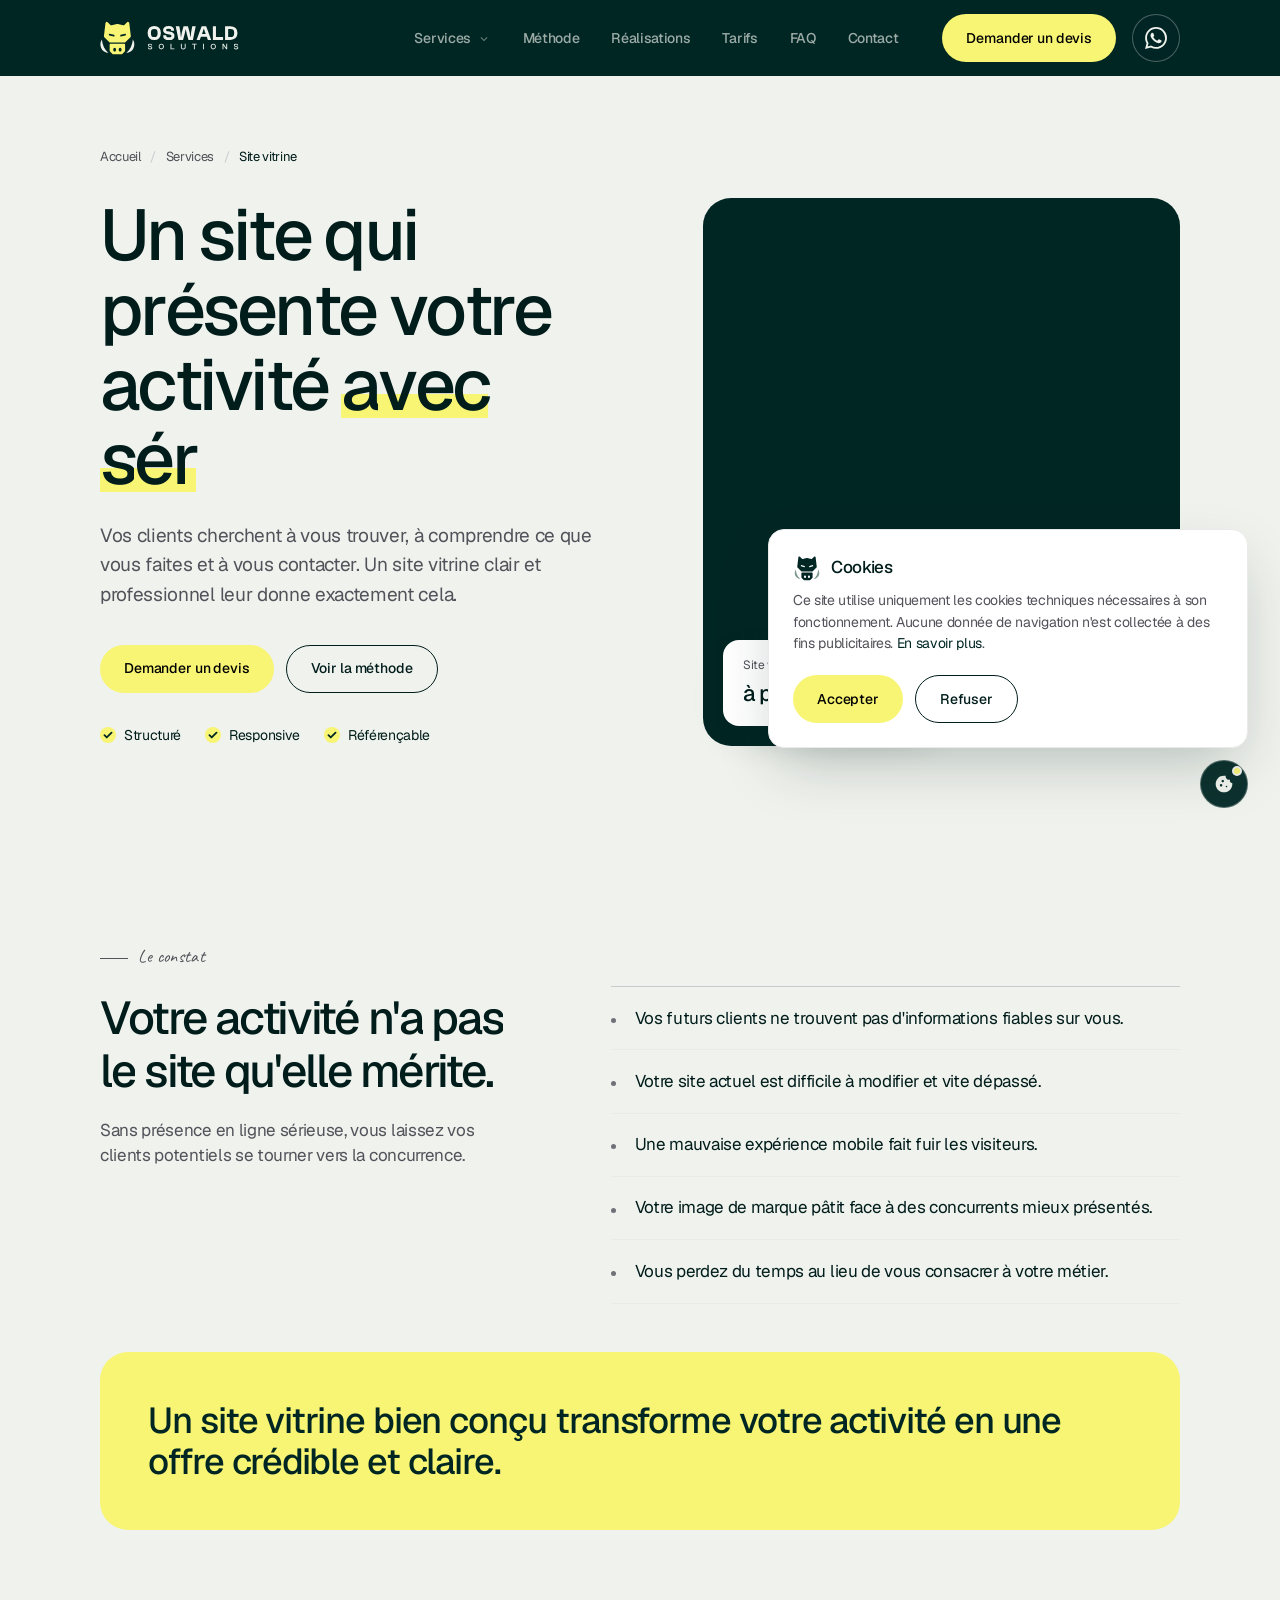
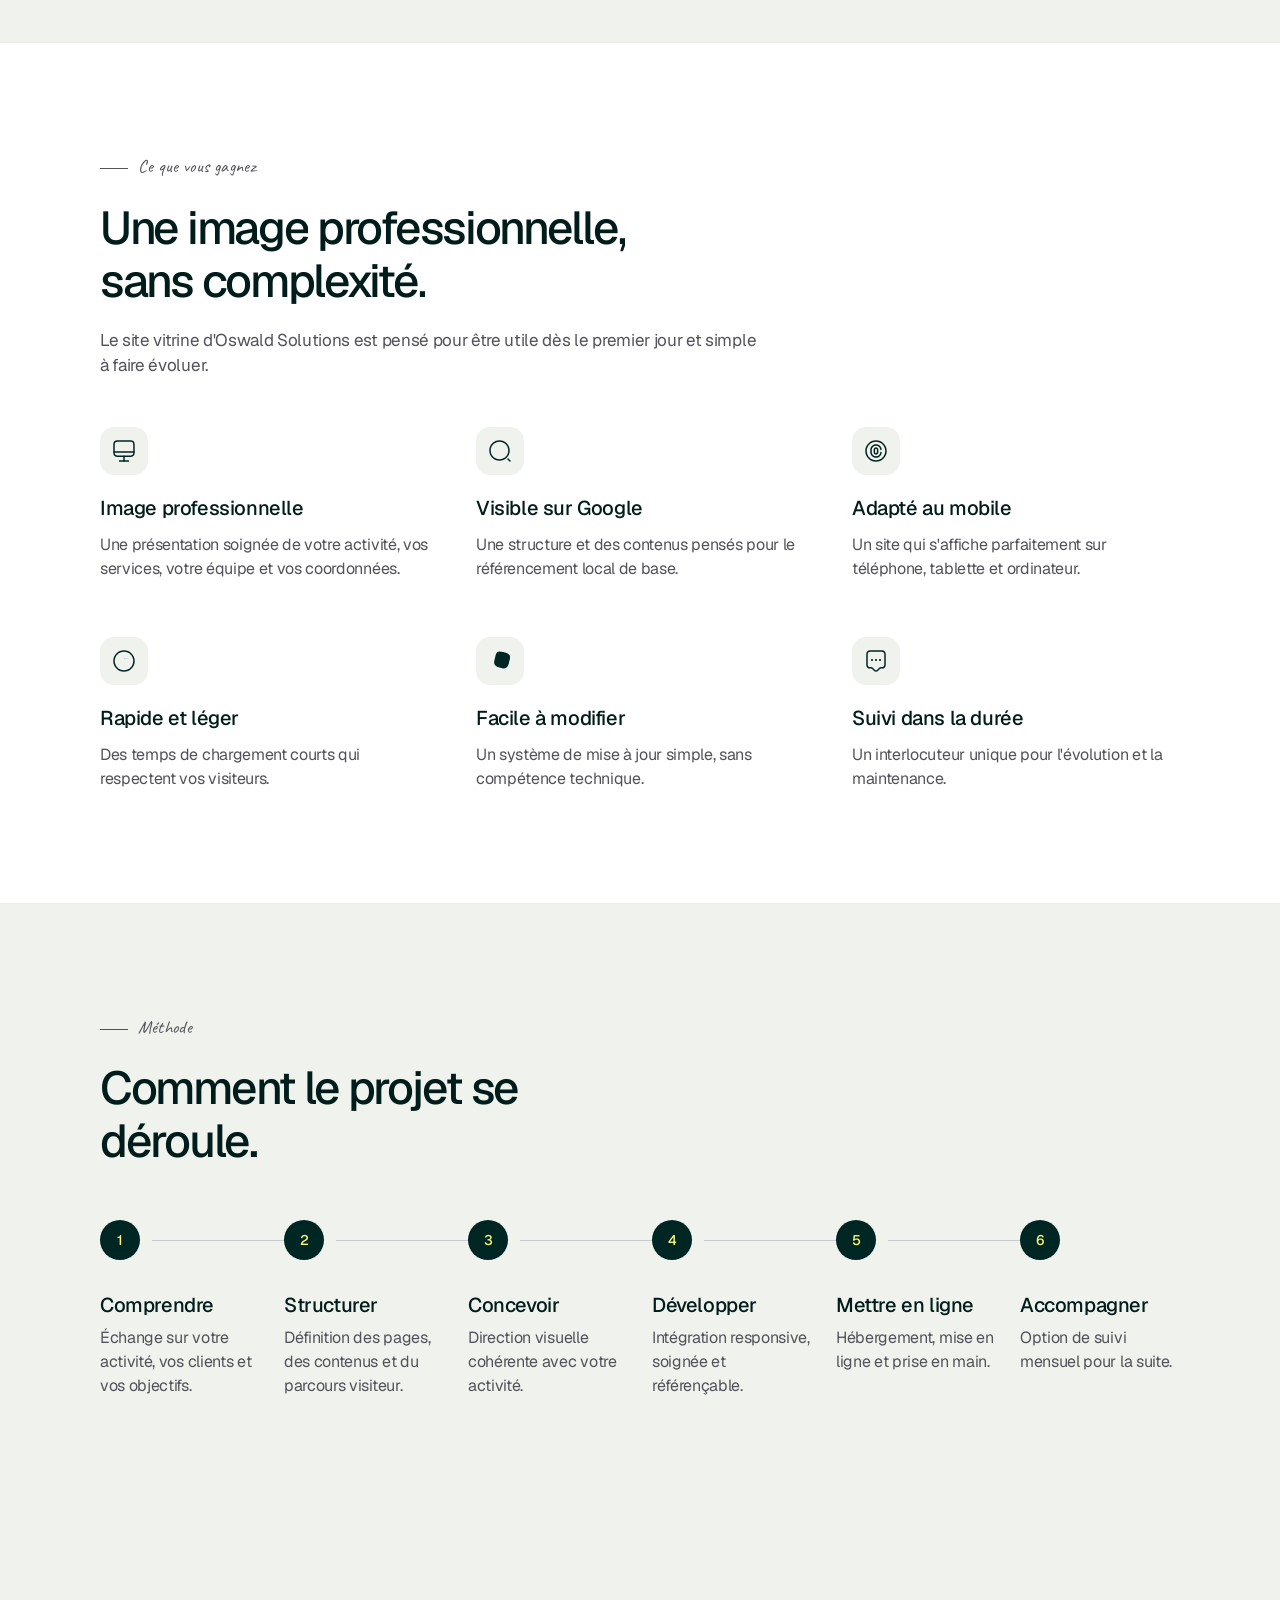
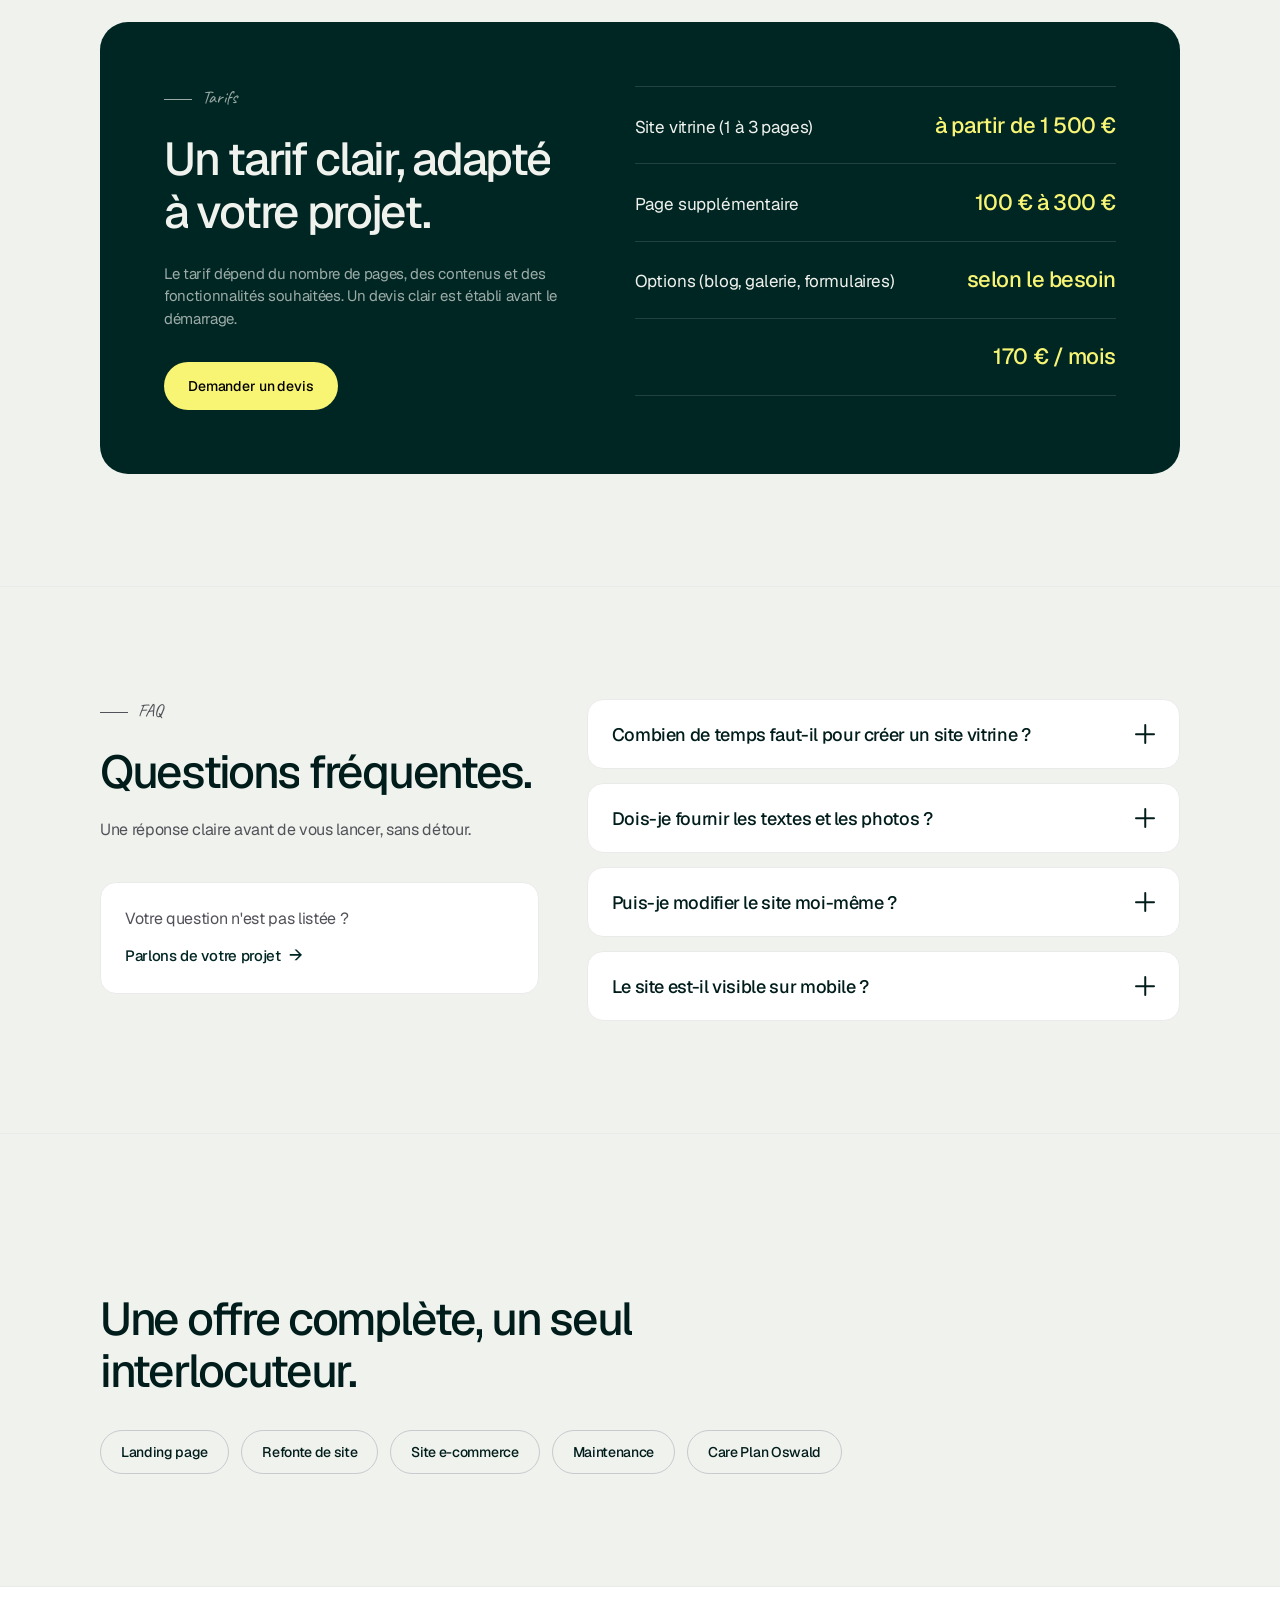
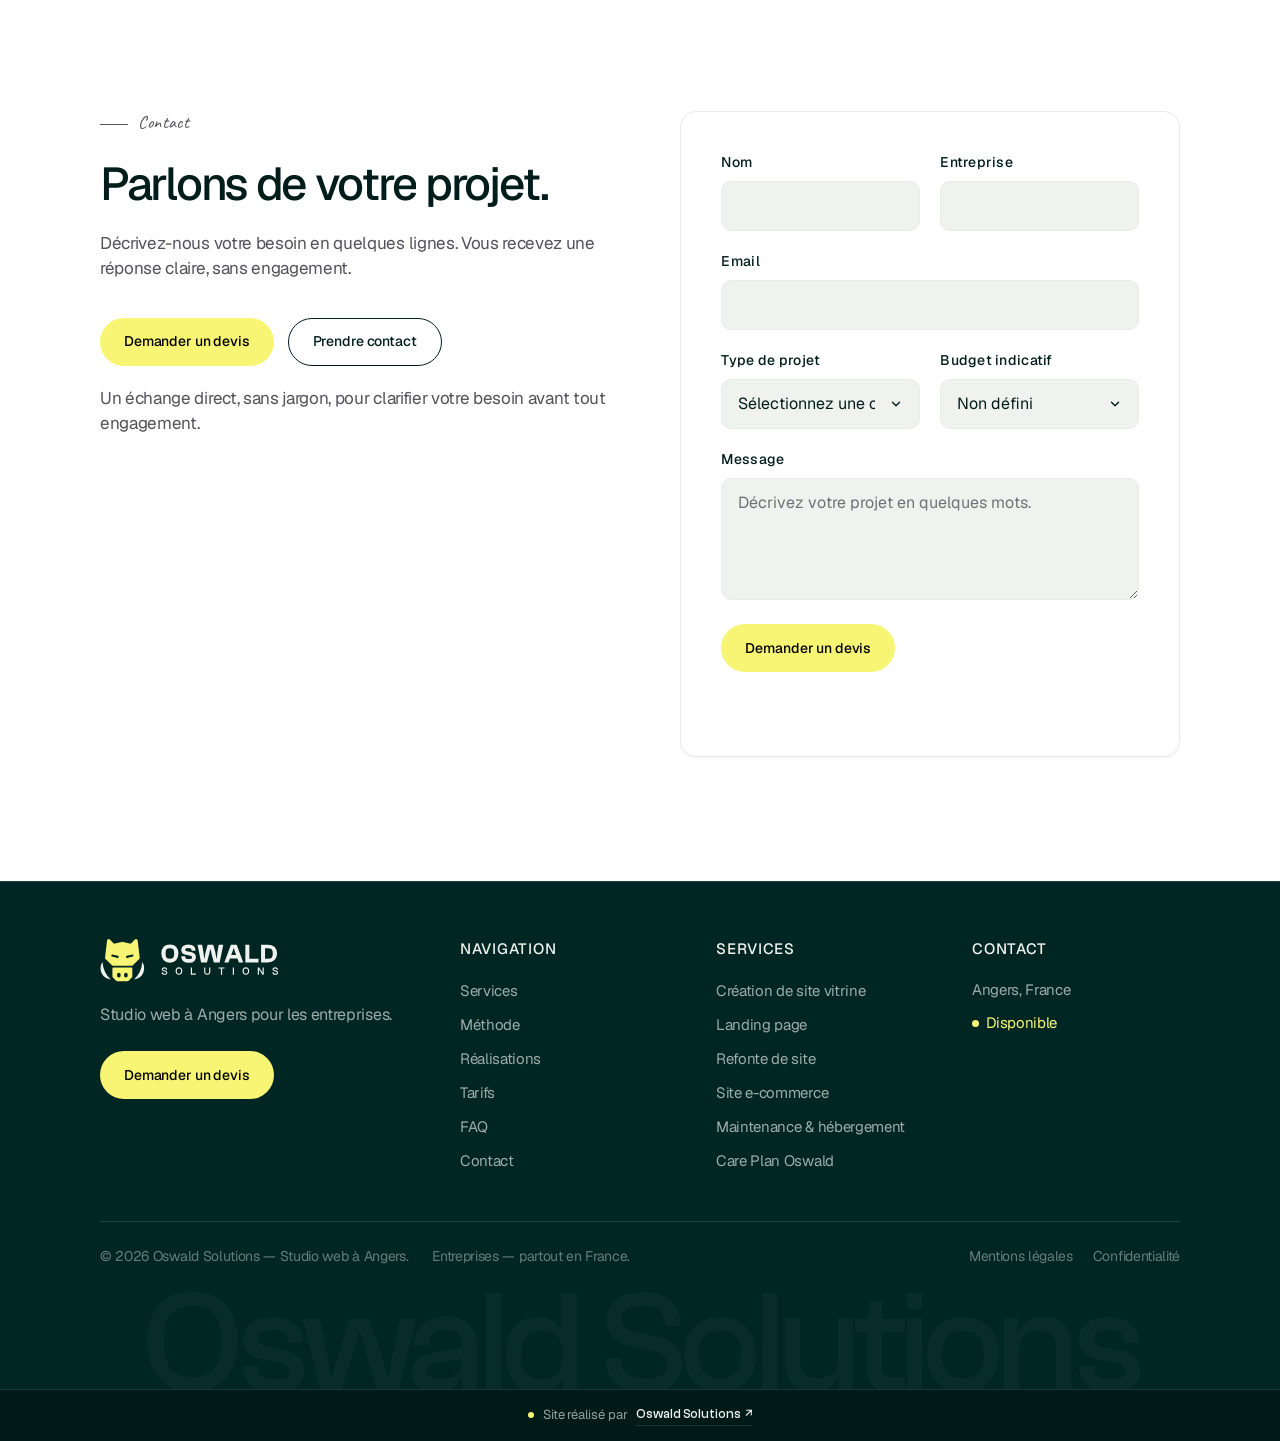
<file: site-vitrine.html>
<!DOCTYPE html>
<html lang="fr">
<head>
  <meta charset="UTF-8">
  <meta name="viewport" content="width=device-width, initial-scale=1.0">
  <title>Création de site vitrine à Angers — Oswald Solutions</title>
  <meta name="description" content="Création de site vitrine professionnel et adapté au mobile pour les entreprises, à Angers et partout en France.">
  <link rel="canonical" href="https://oswaldsolutions.fr/site-vitrine.html">
  <meta name="robots" content="index,follow,max-image-preview:large,max-snippet:-1">
  <meta name="author" content="Oswald Solutions">
  <meta name="theme-color" content="#002624">
  <link rel="icon" href="/favicon.ico" sizes="48x48">
  <link rel="icon" href="/assets/icons/favicon.svg" type="image/svg+xml">
  <link rel="apple-touch-icon" href="/apple-touch-icon.png">
  <link rel="manifest" href="/site.webmanifest">
  <meta property="og:site_name" content="Oswald Solutions">
  <meta property="og:locale" content="fr_FR">
  <meta property="og:type" content="website">
  <meta property="og:title" content="Création de site vitrine à Angers — Oswald Solutions">
  <meta property="og:description" content="Création de site vitrine professionnel et adapté au mobile pour les entreprises, à Angers et partout en France.">
  <meta property="og:url" content="https://oswaldsolutions.fr/site-vitrine.html">
  <meta property="og:image" content="https://oswaldsolutions.fr/assets/og/og-site-vitrine.png">
  <meta property="og:image:type" content="image/png">
  <meta property="og:image:width" content="1200">
  <meta property="og:image:height" content="630">
  <meta property="og:image:alt" content="Création de site vitrine — Oswald Solutions, votre activité bien présentée">
  <meta name="twitter:card" content="summary_large_image">
  <meta name="twitter:title" content="Création de site vitrine à Angers — Oswald Solutions">
  <meta name="twitter:description" content="Création de site vitrine professionnel et adapté au mobile pour les entreprises, à Angers et partout en France.">
  <meta name="twitter:image" content="https://oswaldsolutions.fr/assets/og/og-site-vitrine.png">
  <meta name="twitter:image:alt" content="Création de site vitrine — Oswald Solutions, votre activité bien présentée">
  <link rel="preload" href="/assets/fonts/geist-variable.woff2" as="font" type="font/woff2" crossorigin>
  <link rel="stylesheet" href="assets/css/style.css?v=20262">
  <link rel="stylesheet" href="assets/css/breadcrumb.css?v=20260">
  <link rel="stylesheet" href="assets/css/animations.css?v=20261">
  <link rel="stylesheet" href="assets/css/mobilenav.css?v=20260">
  <link rel="stylesheet" href="assets/css/megamenu.css?v=20260">
  <link rel="stylesheet" href="assets/css/service.css?v=20260">
  <script type="application/ld+json">
{
  "@context": "https://schema.org",
  "@graph": [
    {
      "@type": "WebPage",
      "@id": "https://oswaldsolutions.fr/site-vitrine.html#webpage",
      "url": "https://oswaldsolutions.fr/site-vitrine.html",
      "name": "Création de site vitrine à Angers — Oswald Solutions",
      "description": "Création de site vitrine professionnel et adapté au mobile pour les entreprises, à Angers et partout en France.",
      "inLanguage": "fr-FR",
      "isPartOf": {
        "@id": "https://oswaldsolutions.fr/#website"
      },
      "about": {
        "@id": "https://oswaldsolutions.fr/#organization"
      }
    },
    {
      "@type": "Service",
      "@id": "https://oswaldsolutions.fr/site-vitrine.html#service",
      "name": "Site vitrine",
      "serviceType": "Site vitrine",
      "description": "Création de site vitrine professionnel et adapté au mobile pour les entreprises, à Angers et partout en France.",
      "url": "https://oswaldsolutions.fr/site-vitrine.html",
      "provider": {
        "@id": "https://oswaldsolutions.fr/#organization"
      },
      "areaServed": {
        "@type": "Country",
        "name": "France"
      }
    },
    {
      "@type": "BreadcrumbList",
      "itemListElement": [
        {
          "@type": "ListItem",
          "position": 1,
          "name": "Accueil",
          "item": "https://oswaldsolutions.fr/"
        },
        {
          "@type": "ListItem",
          "position": 2,
          "name": "Services",
          "item": "https://oswaldsolutions.fr/#services"
        },
        {
          "@type": "ListItem",
          "position": 3,
          "name": "Site vitrine",
          "item": "https://oswaldsolutions.fr/site-vitrine.html"
        }
      ]
    },
    {
      "@type": "FAQPage",
      "mainEntity": [
        {
          "@type": "Question",
          "name": "Combien de temps faut-il pour créer un site vitrine ?",
          "acceptedAnswer": {
            "@type": "Answer",
            "text": "Le délai dépend du contenu disponible et du périmètre. Un calendrier estimatif est défini avant le démarrage."
          }
        },
        {
          "@type": "Question",
          "name": "Dois-je fournir les textes et les photos ?",
          "acceptedAnswer": {
            "@type": "Answer",
            "text": "Je vous accompagne pour la rédaction des contenus. Les photos peuvent venir de vous ou de banques d'images libres de droits."
          }
        },
        {
          "@type": "Question",
          "name": "Puis-je modifier le site moi-même ?",
          "acceptedAnswer": {
            "@type": "Answer",
            "text": "Oui, un site vitrine simple est pensé pour être mis à jour facilement, avec une prise en main à la livraison."
          }
        },
        {
          "@type": "Question",
          "name": "Le site est-il visible sur mobile ?",
          "acceptedAnswer": {
            "@type": "Answer",
            "text": "Oui, chaque page est conçue et testée sur téléphone, tablette et ordinateur."
          }
        }
      ]
    }
  ]
}
  </script>
</head>
<body class="service-page">
  <a class="skip-link" href="#main">Aller au contenu principal</a>

  <header class="site-header site-header--solid" id="site-header">
    <div class="container header__inner">
      <a href="index.html" class="logo" aria-label="Oswald Solutions — retour à l'accueil">
        <img class="logo__img" src="/assets/brand/logo-horizontal-fond-sombre.svg?v=2" alt="Oswald Solutions" width="432" height="106">
      </a>

      <nav class="site-nav" id="site-nav" aria-label="Navigation principale">
        <ul class="site-nav__list">
          <li class="has-dropdown">
            <a href="index.html#services" class="nav-link" id="nav-services" aria-haspopup="true" aria-expanded="false" aria-controls="services-dropdown">
              Services
              <svg class="nav-link__chevron" xmlns="http://www.w3.org/2000/svg" viewBox="0 0 24 24" fill="currentColor" aria-hidden="true">
<path d="M7.41 8.59L12 13.17l4.59-4.58L18 10l-6 6-6-6 1.41-1.41z"/>
</svg>
            </a>
            <div class="dropdown" id="services-dropdown">
              <div class="dropdown__grid">
<a class="dropdown__item is-current" href="site-vitrine.html">
  <span class="dropdown__icon"><svg class="current-color" viewBox="0 0 24 24" fill="none" xmlns="http://www.w3.org/2000/svg">
<path d="M17.56 17.97H6.44C2.46 17.97 1.25 16.76 1.25 12.78V6.44C1.25 2.46 2.46 1.25 6.44 1.25H17.55C21.53 1.25 22.74 2.46 22.74 6.44V12.77C22.75 16.76 21.54 17.97 17.56 17.97ZM6.44 2.75C3.3 2.75 2.75 3.3 2.75 6.44V12.77C2.75 15.91 3.3 16.46 6.44 16.46H17.55C20.69 16.46 21.24 15.91 21.24 12.77V6.44C21.24 3.3 20.69 2.75 17.55 2.75H6.44Z" fill="currentColor"/>
<path d="M12 22.75C11.59 22.75 11.25 22.41 11.25 22V17.22C11.25 16.81 11.59 16.47 12 16.47C12.41 16.47 12.75 16.81 12.75 17.22V22C12.75 22.41 12.41 22.75 12 22.75Z" fill="currentColor"/>
<path d="M22 13.75H2C1.59 13.75 1.25 13.41 1.25 13C1.25 12.59 1.59 12.25 2 12.25H22C22.41 12.25 22.75 12.59 22.75 13C22.75 13.41 22.41 13.75 22 13.75Z" fill="currentColor"/>
<path d="M16.5 22.75H7.5C7.09 22.75 6.75 22.41 6.75 22C6.75 21.59 7.09 21.25 7.5 21.25H16.5C16.91 21.25 17.25 21.59 17.25 22C17.25 22.41 16.91 22.75 16.5 22.75Z" fill="currentColor"/>
</svg></span>
  <span class="dropdown__copy">
    <strong>Site vitrine</strong>
    <span>Une présence professionnelle pour votre entreprise.</span>
  </span>
                </a>
<a class="dropdown__item" href="landing-page.html">
  <span class="dropdown__icon"><svg class="current-color" viewBox="0 0 24 24" fill="none" xmlns="http://www.w3.org/2000/svg">
<path d="M12 22.81C11.31 22.81 10.66 22.46 10.2 21.85L8.7 19.85C8.67 19.81 8.55 19.76 8.5 19.75H8C3.83 19.75 1.25 18.62 1.25 13V8C1.25 3.58 3.58 1.25 8 1.25H16C20.42 1.25 22.75 3.58 22.75 8V13C22.75 17.42 20.42 19.75 16 19.75H15.5C15.42 19.75 15.35 19.79 15.3 19.85L13.8 21.85C13.34 22.46 12.69 22.81 12 22.81ZM8 2.75C4.42 2.75 2.75 4.42 2.75 8V13C2.75 17.52 4.3 18.25 8 18.25H8.5C9.01 18.25 9.59 18.54 9.9 18.95L11.4 20.95C11.75 21.41 12.25 21.41 12.6 20.95L14.1 18.95C14.43 18.51 14.95 18.25 15.5 18.25H16C19.58 18.25 21.25 16.58 21.25 13V8C21.25 4.42 19.58 2.75 16 2.75H8Z" fill="currentColor"/>
<path d="M12 12C11.44 12 11 11.55 11 11C11 10.45 11.45 10 12 10C12.55 10 13 10.45 13 11C13 11.55 12.56 12 12 12Z" fill="currentColor"/>
<path d="M16 12C15.44 12 15 11.55 15 11C15 10.45 15.45 10 16 10C16.55 10 17 10.45 17 11C17 11.55 16.56 12 16 12Z" fill="currentColor"/>
<path d="M8 12C7.44 12 7 11.55 7 11C7 10.45 7.45 10 8 10C8.55 10 9 10.45 9 11C9 11.55 8.56 12 8 12Z" fill="currentColor"/>
</svg></span>
  <span class="dropdown__copy">
    <strong>Landing page</strong>
    <span>Une page pensée pour convertir vos visiteurs.</span>
  </span>
                </a>
<a class="dropdown__item" href="refonte-site.html">
  <span class="dropdown__icon"><svg class="current-color" viewBox="0 0 24 24" fill="none" xmlns="http://www.w3.org/2000/svg">
<path d="M14.55 22.42C14.22 22.42 13.91 22.2 13.82 21.86C13.71 21.46 13.95 21.05 14.36 20.94C18.42 19.87 21.25 16.19 21.25 11.99C21.25 6.89 17.1 2.74 12 2.74C7.67 2.74 4.83 5.27 3.5 6.8H6.44C6.85 6.8 7.19 7.14 7.19 7.55C7.19 7.96 6.86 8.31 6.44 8.31H2.01C1.96 8.31 1.87 8.3 1.8 8.28C1.71 8.25 1.63 8.21 1.56 8.16C1.47 8.1 1.4 8.02 1.35 7.93C1.3 7.84 1.26 7.73 1.25 7.62C1.25 7.59 1.25 7.57 1.25 7.54V3C1.25 2.59 1.59 2.25 2 2.25C2.41 2.25 2.75 2.59 2.75 3V5.39C4.38 3.64 7.45 1.25 12 1.25C17.93 1.25 22.75 6.07 22.75 12C22.75 16.88 19.46 21.16 14.74 22.4C14.68 22.41 14.61 22.42 14.55 22.42Z" fill="currentColor"/>
<path d="M11.29 22.73C11.27 22.73 11.25 22.72 11.24 22.72C10.16 22.65 9.1 22.41 8.1 22.02C7.81 21.91 7.61 21.62 7.62 21.31C7.62 21.22 7.64 21.13 7.67 21.05C7.82 20.67 8.27 20.48 8.64 20.62C9.51 20.96 10.42 21.16 11.34 21.23C11.73 21.25 12.04 21.59 12.04 21.99L12.03 22.03C12.01 22.42 11.68 22.73 11.29 22.73ZM5.78 20.58C5.61 20.58 5.45 20.52 5.31 20.42C4.47 19.74 3.73 18.95 3.13 18.07C3.04 17.94 2.99 17.8 2.99 17.65C2.99 17.4 3.11 17.17 3.32 17.03C3.65 16.8 4.13 16.89 4.36 17.21C4.36 17.22 4.36 17.22 4.36 17.22C4.37 17.23 4.38 17.25 4.39 17.26C4.91 18.01 5.54 18.68 6.25 19.24C6.42 19.38 6.53 19.59 6.53 19.82C6.53 19.99 6.48 20.16 6.37 20.3C6.22 20.48 6.01 20.58 5.78 20.58ZM2.44 15.7C2.11 15.7 1.82 15.49 1.73 15.18C1.41 14.15 1.25 13.08 1.25 12V11.99C1.26 11.58 1.59 11.25 2 11.25C2.41 11.25 2.75 11.59 2.75 12C2.75 12.94 2.89 13.86 3.16 14.73C3.18 14.81 3.19 14.88 3.19 14.96C3.19 15.28 2.98 15.57 2.66 15.67C2.59 15.69 2.52 15.7 2.44 15.7Z" fill="currentColor"/>
</svg></span>
  <span class="dropdown__copy">
    <strong>Refonte de site</strong>
    <span>Modernisez votre site existant.</span>
  </span>
                </a>
<a class="dropdown__item" href="site-e-commerce.html">
  <span class="dropdown__icon"><svg class="current-color" viewBox="0 0 24 24" fill="none" xmlns="http://www.w3.org/2000/svg">
<path d="M16.4904 22.75H7.50042C5.78042 22.75 4.49043 22.29 3.69043 21.38C2.89043 20.47 2.58042 19.15 2.79042 17.44L3.69043 9.94C3.95043 7.73 4.51043 5.75 8.41043 5.75H15.6104C19.5004 5.75 20.0604 7.73 20.3304 9.94L21.2304 17.44C21.4304 19.15 21.1304 20.48 20.3304 21.38C19.5004 22.29 18.2204 22.75 16.4904 22.75ZM8.40042 7.25C5.52042 7.25 5.38042 8.38999 5.17042 10.11L4.27043 17.61C4.12043 18.88 4.30042 19.81 4.81042 20.38C5.32042 20.95 6.22042 21.24 7.50042 21.24H16.4904C17.7704 21.24 18.6704 20.95 19.1804 20.38C19.6904 19.81 19.8704 18.88 19.7204 17.61L18.8204 10.11C18.6104 8.37999 18.4804 7.25 15.5904 7.25H8.40042Z" fill="currentColor"/>
<path d="M16 8.75C15.59 8.75 15.25 8.41 15.25 8V4.5C15.25 3.42 14.58 2.75 13.5 2.75H10.5C9.42 2.75 8.75 3.42 8.75 4.5V8C8.75 8.41 8.41 8.75 8 8.75C7.59 8.75 7.25 8.41 7.25 8V4.5C7.25 2.59 8.59 1.25 10.5 1.25H13.5C15.41 1.25 16.75 2.59 16.75 4.5V8C16.75 8.41 16.41 8.75 16 8.75Z" fill="currentColor"/>
<path d="M20.41 17.78H8C7.59 17.78 7.25 17.44 7.25 17.03C7.25 16.62 7.59 16.28 8 16.28H20.41C20.82 16.28 21.16 16.62 21.16 17.03C21.16 17.44 20.82 17.78 20.41 17.78Z" fill="currentColor"/>
</svg></span>
  <span class="dropdown__copy">
    <strong>Site e-commerce</strong>
    <span>Une boutique en ligne claire et évolutive.</span>
  </span>
                </a>
<a class="dropdown__item" href="maintenance.html">
  <span class="dropdown__icon"><svg class="current-color" viewBox="0 0 24 24" fill="none" xmlns="http://www.w3.org/2000/svg">
<path d="M12.0002 22.6298C11.3302 22.6298 10.6502 22.4798 10.1202 22.1698L4.62023 18.9998C2.38023 17.4898 2.24023 17.2598 2.24023 14.8898V9.1098C2.24023 6.7398 2.37023 6.5098 4.57023 5.0198L10.1102 1.8198C11.1602 1.2098 12.8102 1.2098 13.8602 1.8198L19.3802 4.9998C21.6202 6.5098 21.7602 6.7398 21.7602 9.1098V14.8798C21.7602 17.2498 21.6302 17.4798 19.4302 18.9698L13.8902 22.1698C13.3502 22.4798 12.6702 22.6298 12.0002 22.6298ZM12.0002 2.8698C11.5802 2.8698 11.1702 2.9498 10.8802 3.1198L5.38023 6.2998C3.75023 7.3998 3.75023 7.3998 3.75023 9.1098V14.8798C3.75023 16.5898 3.75023 16.5898 5.42023 17.7198L10.8802 20.8698C11.4702 21.2098 12.5402 21.2098 13.1302 20.8698L18.6302 17.6898C20.2502 16.5898 20.2502 16.5898 20.2502 14.8798V9.1098C20.2502 7.3998 20.2502 7.3998 18.5802 6.2698L13.1202 3.1198C12.8302 2.9498 12.4202 2.8698 12.0002 2.8698Z" fill="currentColor"/>
<path d="M12 15.75C9.93 15.75 8.25 14.07 8.25 12C8.25 9.93 9.93 8.25 12 8.25C14.07 8.25 15.75 9.93 15.75 12C15.75 14.07 14.07 15.75 12 15.75ZM12 9.75C10.76 9.75 9.75 10.76 9.75 12C9.75 13.24 10.76 14.25 12 14.25C13.24 14.25 14.25 13.24 14.25 12C14.25 10.76 13.24 9.75 12 9.75Z" fill="currentColor"/>
</svg></span>
  <span class="dropdown__copy">
    <strong>Maintenance</strong>
    <span>Hébergement, mises à jour et petites évolutions.</span>
  </span>
                </a>
<a class="dropdown__item" href="care-plan.html">
  <span class="dropdown__icon"><svg class="current-color" viewBox="0 0 24 24" fill="none" xmlns="http://www.w3.org/2000/svg">
<path d="M12 22.75C11.3 22.75 10.59 22.48 10.06 21.95L8.35001 20.26C7.92001 19.84 7.35999 19.61 6.75999 19.61H6C3.93 19.61 2.25 17.94 2.25 15.89V4.97998C2.25 2.92998 3.93 1.26001 6 1.26001H18C20.07 1.26001 21.75 2.92998 21.75 4.97998V15.89C21.75 17.94 20.07 19.61 18 19.61H17.24C16.64 19.61 16.07 19.84 15.65 20.26L13.94 21.95C13.41 22.48 12.7 22.75 12 22.75ZM6 2.75C4.76 2.75 3.75 3.74997 3.75 4.96997V15.88C3.75 17.11 4.76 18.1 6 18.1H6.75999C7.75999 18.1 8.7 18.4899 9.41 19.1899L11.12 20.88C11.61 21.36 12.4 21.36 12.89 20.88L14.6 19.1899C15.31 18.4899 16.25 18.1 17.25 18.1H18C19.24 18.1 20.25 17.1 20.25 15.88V4.96997C20.25 3.73997 19.24 2.75 18 2.75H6Z" fill="currentColor"/>
<path d="M12 12C11.44 12 11 11.55 11 11C11 10.45 11.45 10 12 10C12.55 10 13 10.45 13 11C13 11.55 12.56 12 12 12Z" fill="currentColor"/>
<path d="M16 12C15.44 12 15 11.55 15 11C15 10.45 15.45 10 16 10C16.55 10 17 10.45 17 11C17 11.55 16.56 12 16 12Z" fill="currentColor"/>
<path d="M8 12C7.44 12 7 11.55 7 11C7 10.45 7.45 10 8 10C8.55 10 9 10.45 9 11C9 11.55 8.56 12 8 12Z" fill="currentColor"/>
</svg></span>
  <span class="dropdown__copy">
    <strong>Care Plan Oswald</strong>
    <span>Un suivi mensuel complet de votre site.</span>
  </span>
                </a>

              </div>
              <a class="dropdown__footer-link" href="index.html#services">
                Voir tous les services
                <span class="dropdown__arrow" aria-hidden="true">&#8594;</span>
              </a>
            </div>
          </li>
          <li><a href="index.html#methode">Méthode</a></li>
          <li><a href="realisations.html">Réalisations</a></li>
          <li><a href="index.html#tarifs">Tarifs</a></li>
          <li><a href="index.html#faq">FAQ</a></li>
          <li><a href="#contact">Contact</a></li>
        </ul>
        <a class="btn btn--primary site-nav__cta" href="#contact"><span class="btn__label"><span class="btn__text">Demander un devis</span><span class="btn__text btn__text--dupe" aria-hidden="true">Demander un devis</span></span></a>
      </nav>

      <div class="header__actions">
        <div class="whatsapp-wrap">
        <a class="btn btn--outline btn--round" href="https://wa.me/33651476435" target="_blank" rel="noopener" aria-label="Discuter sur WhatsApp au 06 51 47 64 35">
          <svg xmlns="http://www.w3.org/2000/svg" viewBox="0 0 24 24" fill="currentColor" aria-hidden="true">
            <path d="M17.472 14.382c-.297-.149-1.758-.867-2.03-.967-.273-.099-.471-.148-.67.15-.197.297-.767.966-.94 1.164-.173.199-.347.223-.644.075-.297-.15-1.255-.463-2.39-1.475-.883-.788-1.48-1.761-1.653-2.059-.173-.297-.018-.458.13-.606.134-.133.298-.347.446-.52.149-.174.198-.298.298-.497.099-.198.05-.371-.025-.52-.075-.149-.669-1.612-.916-2.207-.242-.579-.487-.5-.669-.51-.173-.008-.371-.01-.57-.01-.198 0-.52.074-.792.372-.272.297-1.04 1.016-1.04 2.479 0 1.462 1.065 2.875 1.213 3.074.149.198 2.096 3.2 5.077 4.487.709.306 1.262.489 1.694.625.712.227 1.36.195 1.871.118.571-.085 1.758-.719 2.006-1.413.248-.694.248-1.289.173-1.413-.074-.124-.272-.198-.57-.347m-5.421 7.403h-.004a9.87 9.87 0 0 1-5.031-1.378l-.361-.214-3.741.982.998-3.648-.235-.374a9.86 9.86 0 0 1-1.51-5.26c.001-5.45 4.436-9.884 9.888-9.884 2.64 0 5.122 1.03 6.988 2.898a9.825 9.825 0 0 1 2.893 6.994c-.003 5.45-4.437 9.884-9.885 9.884m8.413-18.297A11.815 11.815 0 0 0 12.05 0C5.495 0 .16 5.335.157 11.892c0 2.096.547 4.142 1.588 5.945L.057 24l6.305-1.654a11.882 11.882 0 0 0 5.683 1.448h.005c6.554 0 11.89-5.335 11.893-11.893a11.821 11.821 0 0 0-3.48-8.413z"/>
          </svg>
        </a>
        <span class="whatsapp-tip" role="tooltip" aria-hidden="true">Prendre contact simplement</span>
      </div>

        <button class="nav-toggle" id="nav-toggle" type="button" aria-expanded="false" aria-controls="site-nav" aria-label="Ouvrir le menu">
        <span class="nav-toggle__line" aria-hidden="true"></span>
        <span class="nav-toggle__line" aria-hidden="true"></span>
        </button>
      </div>
    </div>
  </header>


  <main id="main">
    <section class="sv-hero" id="top">
      <div class="container sv-hero__crumb">
        <nav class="breadcrumb breadcrumb--light" aria-label="Fil d'Ariane"><ol class="breadcrumb__list"><li><a class="breadcrumb__link breadcrumb__link--home" href="index.html"><svg class="breadcrumb__home" viewBox="0 0 24 24" fill="none" aria-hidden="true"><path d="M3 10.5 12 3l9 7.5V20a1 1 0 0 1-1 1h-5v-6h-6v6H4a1 1 0 0 1-1-1v-9.5Z" stroke="currentColor" stroke-width="1.6" stroke-linejoin="round"/></svg><span>Accueil</span></a></li><li><a class="breadcrumb__link" href="index.html#services">Services</a></li><li><span class="breadcrumb__current" aria-current="page">Site vitrine</span></li></ol></nav>
      </div>
      <div class="container sv-hero__grid">
        <div class="sv-hero__main">
          <h1 class="sv-hero__title" id="hero-title">Un site qui présente votre activité <span class="accent">avec sérieux</span>.</h1>
          <p class="sv-hero__lede">Vos clients cherchent à vous trouver, à comprendre ce que vous faites et à vous contacter. Un site vitrine clair et professionnel leur donne exactement cela.</p>
          <div class="sv-hero__actions">
            <a class="btn btn--primary" href="#contact"><span class="btn__label"><span class="btn__text">Demander un devis</span><span class="btn__text btn__text--dupe" aria-hidden="true">Demander un devis</span></span></a>
          <a class="btn btn--ghost" href="#methode"><span class="btn__label"><span class="btn__text">Voir la méthode</span><span class="btn__text btn__text--dupe" aria-hidden="true">Voir la méthode</span></span></a>
          </div>
          <ul class="sv-hero__proof">
            <li>Structuré</li>
            <li>Responsive</li>
            <li>Référençable</li>
          </ul>
        </div>
        <div class="sv-hero__photo" style="--hero-img: url('https://images.pexels.com/photos/196645/pexels-photo-196645.jpeg?auto=compress&cs=tinysrgb&w=1800')" role="img" aria-label="Illustration : Site vitrine">
          <a class="sv-hero__price" href="#tarifs">
            <span class="sv-hero__price-label">Site vitrine (1 à 3 pages)</span>
            <span class="sv-hero__price-value">à partir de 1&nbsp;500&nbsp;€</span>
          </a>
        </div>
      </div>
    </section>

    <section class="section problem sv-problem" id="probleme" aria-labelledby="probleme-title">
      <div class="container container--narrow">
        <p class="label">Le constat</p>
        <h2 class="section__title" id="probleme-title">Votre activité n'a pas le site qu'elle mérite.</h2>
        <p class="section__lede">Sans présence en ligne sérieuse, vous laissez vos clients potentiels se tourner vers la concurrence.</p>
        <ul class="problem__list">
          <li>Vos futurs clients ne trouvent pas d'informations fiables sur vous.</li>
          <li>Votre site actuel est difficile à modifier et vite dépassé.</li>
          <li>Une mauvaise expérience mobile fait fuir les visiteurs.</li>
          <li>Votre image de marque pâtit face à des concurrents mieux présentés.</li>
          <li>Vous perdez du temps au lieu de vous consacrer à votre métier.</li>
        </ul>
        <p class="problem__outro">Un site vitrine bien conçu transforme votre activité en une offre crédible et claire.</p>
      </div>
    </section>

    <section class="section value sv-value" id="benefices" aria-labelledby="benefices-title">
      <div class="container">
        <p class="label">Ce que vous gagnez</p>
        <h2 class="section__title" id="benefices-title">Une image professionnelle, sans complexité.</h2>
        <p class="section__lede">Le site vitrine d'Oswald Solutions est pensé pour être utile dès le premier jour et simple à faire évoluer.</p>
        <div class="value__grid">
          <article class="value__card">
            <svg class="icon current-color" viewBox="0 0 24 24" fill="none" xmlns="http://www.w3.org/2000/svg">
<svg class="current-color" viewBox="0 0 24 24" fill="none" xmlns="http://www.w3.org/2000/svg">
<path d="M17.56 17.97H6.44C2.46 17.97 1.25 16.76 1.25 12.78V6.44C1.25 2.46 2.46 1.25 6.44 1.25H17.55C21.53 1.25 22.74 2.46 22.74 6.44V12.77C22.75 16.76 21.54 17.97 17.56 17.97ZM6.44 2.75C3.3 2.75 2.75 3.3 2.75 6.44V12.77C2.75 15.91 3.3 16.46 6.44 16.46H17.55C20.69 16.46 21.24 15.91 21.24 12.77V6.44C21.24 3.3 20.69 2.75 17.55 2.75H6.44Z" fill="currentColor"/>
<path d="M12 22.75C11.59 22.75 11.25 22.41 11.25 22V17.22C11.25 16.81 11.59 16.47 12 16.47C12.41 16.47 12.75 16.81 12.75 17.22V22C12.75 22.41 12.41 22.75 12 22.75Z" fill="currentColor"/>
<path d="M22 13.75H2C1.59 13.75 1.25 13.41 1.25 13C1.25 12.59 1.59 12.25 2 12.25H22C22.41 12.25 22.75 12.59 22.75 13C22.75 13.41 22.41 13.75 22 13.75Z" fill="currentColor"/>
<path d="M16.5 22.75H7.5C7.09 22.75 6.75 22.41 6.75 22C6.75 21.59 7.09 21.25 7.5 21.25H16.5C16.91 21.25 17.25 21.59 17.25 22C17.25 22.41 16.91 22.75 16.5 22.75Z" fill="currentColor"/>
</svg>
</svg>
            <h3>Image professionnelle</h3>
            <p>Une présentation soignée de votre activité, vos services, votre équipe et vos coordonnées.</p>
          </article>
          <article class="value__card">
            <svg class="icon current-color" viewBox="0 0 24 24" fill="none" xmlns="http://www.w3.org/2000/svg">
<svg class="current-color" viewBox="0 0 24 24" fill="none" xmlns="http://www.w3.org/2000/svg">
<path d="M11.5 21.75C5.85 21.75 1.25 17.15 1.25 11.5C1.25 5.85 5.85 1.25 11.5 1.25C17.15 1.25 21.75 5.85 21.75 11.5C21.75 17.15 17.15 21.75 11.5 21.75ZM11.5 2.75C6.67 2.75 2.75 6.67 2.75 11.5C2.75 16.33 6.67 20.25 11.5 20.25C16.33 20.25 20.25 16.33 20.25 11.5C20.25 6.67 16.33 2.75 11.5 2.75Z" fill="currentColor"/>
<path d="M21.9999 22.75C21.8099 22.75 21.6199 22.68 21.4699 22.53L19.4699 20.53C19.1799 20.24 19.1799 19.76 19.4699 19.47C19.7599 19.18 20.2399 19.18 20.5299 19.47L22.5299 21.47C22.8199 21.76 22.8199 22.24 22.5299 22.53C22.3799 22.68 22.1899 22.75 21.9999 22.75Z" fill="currentColor"/>
</svg>
</svg>
            <h3>Visible sur Google</h3>
            <p>Une structure et des contenus pensés pour le référencement local de base.</p>
          </article>
          <article class="value__card">
            <svg class="icon current-color" viewBox="0 0 24 24" fill="none" xmlns="http://www.w3.org/2000/svg">
<svg class="current-color" viewBox="0 0 24 24" fill="none" xmlns="http://www.w3.org/2000/svg">
<path d="M12 22.75C6.07 22.75 1.25 17.93 1.25 12C1.25 6.07 6.07 1.25 12 1.25C17.93 1.25 22.75 6.07 22.75 12C22.75 17.93 17.93 22.75 12 22.75ZM12 2.75C6.9 2.75 2.75 6.9 2.75 12C2.75 17.1 6.9 21.25 12 21.25C17.1 21.25 21.25 17.1 21.25 12C21.25 6.9 17.1 2.75 12 2.75Z" fill="currentColor"/>
<path d="M11.9996 15.6299C10.6796 15.6299 9.59961 14.5499 9.59961 13.2299V10.7599C9.59961 9.43989 10.6796 8.35986 11.9996 8.35986C13.3196 8.35986 14.3996 9.43989 14.3996 10.7599V13.2299C14.3996 14.5599 13.3196 15.6299 11.9996 15.6299ZM11.9996 9.86987C11.5096 9.86987 11.0996 10.2699 11.0996 10.7699V13.2399C11.0996 13.7399 11.4996 14.1399 11.9996 14.1399C12.4996 14.1399 12.8996 13.7399 12.8996 13.2399V10.7699C12.8996 10.2699 12.4896 9.86987 11.9996 9.86987Z" fill="currentColor"/>
<path d="M12 18.8199C8.83 18.8199 6.25 16.2399 6.25 13.0699V10.9299C6.25 7.75993 8.83 5.17993 12 5.17993C14.96 5.17993 17.42 7.39997 17.72 10.34C17.76 10.75 17.46 11.1199 17.05 11.1599C16.64 11.2099 16.27 10.8999 16.23 10.4899C16.01 8.31993 14.19 6.67993 12 6.67993C9.66 6.67993 7.75 8.58993 7.75 10.9299V13.0699C7.75 15.4099 9.66 17.3199 12 17.3199C14.2 17.3199 16.06 15.5999 16.24 13.4099C16.27 12.9999 16.63 12.6899 17.05 12.7199C17.46 12.7499 17.77 13.11 17.74 13.53C17.5 16.5 14.98 18.8199 12 18.8199Z" fill="currentColor"/>
</svg>
</svg>
            <h3>Adapté au mobile</h3>
            <p>Un site qui s'affiche parfaitement sur téléphone, tablette et ordinateur.</p>
          </article>
          <article class="value__card">
            <svg class="icon current-color" viewBox="0 0 24 24" fill="none" xmlns="http://www.w3.org/2000/svg">
<svg class="current-color" viewBox="0 0 24 24" fill="none" xmlns="http://www.w3.org/2000/svg">
<path d="M12 22.75C6.07 22.75 1.25 17.93 1.25 12C1.25 6.07 6.07 1.25 12 1.25C17.93 1.25 22.75 6.07 22.75 12C22.75 17.93 17.93 22.75 12 22.75ZM12 2.75C6.9 2.75 2.75 6.9 2.75 12C2.75 17.1 6.9 21.25 12 21.25C17.1 21.25 21.25 17.1 21.25 12C21.25 6.9 17.1 2.75 12 2.75Z" fill="currentColor"/>
<path d="M15.7093 9.22C15.4793 8.99 15.1193 8.93 14.8293 9.02L12.7893 9.68C12.3193 8.99 11.6393 8.57 10.9193 8.57C9.54933 8.57 8.42933 9.69 8.42933 11.06C8.42933 12.43 9.54933 13.55 10.9193 13.55C12.2893 13.55 13.4093 12.43 13.4093 11.06C13.4093 10.57 13.2593 10.11 13.0093 9.72L15.1493 9.03C15.4393 8.94 15.6393 8.88 15.8793 8.88C16.2593 8.88 16.3493 9.31 16.1393 9.52L15.7093 9.22ZM13.4093 11.06C13.4093 12.43 12.2893 13.55 10.9193 13.55C9.54933 13.55 8.42933 12.43 8.42933 11.06C8.42933 9.69 9.54933 8.57 10.9193 8.57C12.2893 8.57 13.4093 9.69 13.4093 11.06Z" fill="currentColor"/>
</svg>
</svg>
            <h3>Rapide et léger</h3>
            <p>Des temps de chargement courts qui respectent vos visiteurs.</p>
          </article>
          <article class="value__card">
            <svg class="icon current-color" viewBox="0 0 24 24" fill="none" xmlns="http://www.w3.org/2000/svg">
<svg class="current-color" viewBox="0 0 24 24" fill="none" xmlns="http://www.w3.org/2000/svg">
<path d="M21.6602 10.44L20.6802 14.62C19.8402 18.23 18.1802 19.69 15.0602 19.39C14.5602 19.35 14.0202 19.26 13.4702 19.12L11.4002 18.53C7.40021 17.41 5.32021 15.33 6.44021 11.33L7.42021 7.15C7.64021 6.26 7.89021 5.48 8.18021 4.83C9.18021 2.28 11.2002 1.86 14.9402 2.95L17.0102 3.54C21.0102 4.66 23.0902 6.74 21.6602 10.44Z" fill="currentColor"/>
<path d="M9.87983 5.34C9.58983 5.99 9.33983 6.77 9.11983 7.66L8.13983 11.84C7.20983 15.21 8.63983 16.64 12.0098 17.57L14.0798 18.16C15.1198 18.44 16.0398 18.6 16.8198 18.65C16.2698 18.57 15.6798 18.43 15.0398 18.22L12.9698 17.63C8.96983 16.51 6.88983 14.43 8.00983 10.43L8.98983 6.25C9.13983 5.7 9.30983 5.21 9.49983 4.78C9.62983 4.96 9.74983 5.14 9.87983 5.34Z" fill="currentColor"/>
<path d="M19.61 5.95C17.35 3.3 14.91 3.1 13.53 4.59C13.37 4.77 13.23 4.98 13.11 5.21C13.4 5.28 13.71 5.37 14.02 5.47L16.09 6.06C17.42 6.45 18.42 7.45 18.81 8.78C19.14 9.96 19.19 11.27 18.88 12.7L17.9 16.88C17.8 17.29 17.72 17.69 17.66 18.08C19.4 17.4 20.2 15.86 20.67 13.66L21.65 9.48C22.14 7.41 21.49 6.02 19.61 5.95Z" fill="currentColor"/>
<path d="M12.8595 9.79L9.43953 13.21C9.27953 13.37 9.11953 13.66 9.07953 13.87L8.84953 15.23C8.76953 15.67 9.09953 16.01 9.53953 15.92L10.8995 15.69C11.1095 15.65 11.3995 15.49 11.5595 15.33L14.9795 11.91C15.5295 11.36 15.7695 10.7 14.9795 9.92C14.1895 9.13 13.4095 9.24 12.8595 9.79Z" fill="currentColor"/>
</svg>
</svg>
            <h3>Facile à modifier</h3>
            <p>Un système de mise à jour simple, sans compétence technique.</p>
          </article>
          <article class="value__card">
            <svg class="icon current-color" viewBox="0 0 24 24" fill="none" xmlns="http://www.w3.org/2000/svg">
<svg class="current-color" viewBox="0 0 24 24" fill="none" xmlns="http://www.w3.org/2000/svg">
<path d="M12 22.75C11.3 22.75 10.59 22.48 10.06 21.95L8.35001 20.26C7.92001 19.84 7.35999 19.61 6.75999 19.61H6C3.93 19.61 2.25 17.94 2.25 15.89V4.97998C2.25 2.92998 3.93 1.26001 6 1.26001H18C20.07 1.26001 21.75 2.92998 21.75 4.97998V15.89C21.75 17.94 20.07 19.61 18 19.61H17.24C16.64 19.61 16.07 19.84 15.65 20.26L13.94 21.95C13.41 22.48 12.7 22.75 12 22.75ZM6 2.75C4.76 2.75 3.75 3.74997 3.75 4.96997V15.88C3.75 17.11 4.76 18.1 6 18.1H6.75999C7.75999 18.1 8.7 18.4899 9.41 19.1899L11.12 20.88C11.61 21.36 12.4 21.36 12.89 20.88L14.6 19.1899C15.31 18.4899 16.25 18.1 17.25 18.1H18C19.24 18.1 20.25 17.1 20.25 15.88V4.96997C20.25 3.73997 19.24 2.75 18 2.75H6Z" fill="currentColor"/>
<path d="M12 12C11.44 12 11 11.55 11 11C11 10.45 11.45 10 12 10C12.55 10 13 10.45 13 11C13 11.55 12.56 12 12 12Z" fill="currentColor"/>
<path d="M16 12C15.44 12 15 11.55 15 11C15 10.45 15.45 10 16 10C16.55 10 17 10.45 17 11C17 11.55 16.56 12 16 12Z" fill="currentColor"/>
<path d="M8 12C7.44 12 7 11.55 7 11C7 10.45 7.45 10 8 10C8.55 10 9 10.45 9 11C9 11.55 8.56 12 8 12Z" fill="currentColor"/>
</svg>
</svg>
            <h3>Suivi dans la durée</h3>
            <p>Un interlocuteur unique pour l'évolution et la maintenance.</p>
          </article>
        </div>
      </div>
    </section>

    <section class="section method sv-method" id="methode" aria-labelledby="methode-title">
      <div class="container">
        <p class="label">Méthode</p>
        <h2 class="section__title" id="methode-title">Comment le projet se déroule.</h2>
        <ol class="method__list">
          <li class="method__step">
            <h3>Comprendre</h3>
            <p>Échange sur votre activité, vos clients et vos objectifs.</p>
          </li>
          <li class="method__step">
            <h3>Structurer</h3>
            <p>Définition des pages, des contenus et du parcours visiteur.</p>
          </li>
          <li class="method__step">
            <h3>Concevoir</h3>
            <p>Direction visuelle cohérente avec votre activité.</p>
          </li>
          <li class="method__step">
            <h3>Développer</h3>
            <p>Intégration responsive, soignée et référençable.</p>
          </li>
          <li class="method__step">
            <h3>Mettre en ligne</h3>
            <p>Hébergement, mise en ligne et prise en main.</p>
          </li>
          <li class="method__step">
            <h3>Accompagner</h3>
            <p>Option de suivi mensuel pour la suite.</p>
          </li>
        </ol>
      </div>
    </section>

    <section class="section pricing sv-pricing" id="tarifs" aria-labelledby="tarifs-title">
      <div class="container">
        <div class="sv-pricecard">
          <div class="sv-pricecard__intro">
            <p class="label">Tarifs</p>
            <h2 class="section__title" id="tarifs-title">Un tarif clair, adapté à votre projet.</h2>
            <p class="pricing__note">Le tarif dépend du nombre de pages, des contenus et des fonctionnalités souhaitées. Un devis clair est établi avant le démarrage.</p>
            <a class="btn btn--primary" href="#contact"><span class="btn__label"><span class="btn__text">Demander un devis</span><span class="btn__text btn__text--dupe" aria-hidden="true">Demander un devis</span></span></a>
          </div>
          <div class="pricing__list">
          <div class="price-row">
            <h3>Site vitrine (1 à 3 pages)</h3>
            <p class="price-row__price">à partir de 1&nbsp;500&nbsp;€</p>
          </div>
          <div class="price-row">
            <h3>Page supplémentaire</h3>
            <p class="price-row__price">100&nbsp;€ à 300&nbsp;€</p>
          </div>
          <div class="price-row">
            <h3>Options (blog, galerie, formulaires)</h3>
            <p class="price-row__price">selon le besoin</p>
          </div>
          <div class="price-row">
            <h3>Care Plan Oswald</h3>
            <p class="price-row__price">170&nbsp;€ / mois</p>
          </div>
        </div>
        </div>
      </div>
    </section>

    <section class="section faq" id="faq" aria-labelledby="faq-title">
      <div class="container">
        <div class="faq__layout">
          <div class="faq__intro">
            <p class="label">FAQ</p>
            <h2 class="section__title" id="faq-title">Questions fréquentes.</h2>
            <p class="faq__intro-text">Une réponse claire avant de vous lancer, sans détour.</p>
            <div class="faq__support">
              <p>Votre question n'est pas listée&nbsp;?</p>
              <a class="faq__support-link" href="#contact">
                Parlons de votre projet
                <span class="arrow" aria-hidden="true">&#8594;</span>
              </a>
            </div>
          </div>
          <div class="faq__list">
          <div class="faq-item">
            <button class="faq-item__trigger" type="button" aria-expanded="false" aria-controls="faq-a1" id="faq-q1">
              <span>Combien de temps faut-il pour créer un site vitrine ?</span>
              <span class="faq-item__icon" aria-hidden="true"></span>
            </button>
            <div class="faq-item__panel" id="faq-a1" role="region" aria-labelledby="faq-q1">
              <p>Le délai dépend du contenu disponible et du périmètre. Un calendrier estimatif est défini avant le démarrage.</p>
            </div>
          </div>
          <div class="faq-item">
            <button class="faq-item__trigger" type="button" aria-expanded="false" aria-controls="faq-a2" id="faq-q2">
              <span>Dois-je fournir les textes et les photos ?</span>
              <span class="faq-item__icon" aria-hidden="true"></span>
            </button>
            <div class="faq-item__panel" id="faq-a2" role="region" aria-labelledby="faq-q2">
              <p>Je vous accompagne pour la rédaction des contenus. Les photos peuvent venir de vous ou de banques d'images libres de droits.</p>
            </div>
          </div>
          <div class="faq-item">
            <button class="faq-item__trigger" type="button" aria-expanded="false" aria-controls="faq-a3" id="faq-q3">
              <span>Puis-je modifier le site moi-même ?</span>
              <span class="faq-item__icon" aria-hidden="true"></span>
            </button>
            <div class="faq-item__panel" id="faq-a3" role="region" aria-labelledby="faq-q3">
              <p>Oui, un site vitrine simple est pensé pour être mis à jour facilement, avec une prise en main à la livraison.</p>
            </div>
          </div>
          <div class="faq-item">
            <button class="faq-item__trigger" type="button" aria-expanded="false" aria-controls="faq-a4" id="faq-q4">
              <span>Le site est-il visible sur mobile ?</span>
              <span class="faq-item__icon" aria-hidden="true"></span>
            </button>
            <div class="faq-item__panel" id="faq-a4" role="region" aria-labelledby="faq-q4">
              <p>Oui, chaque page est conçue et testée sur téléphone, tablette et ordinateur.</p>
            </div>
          </div>
          </div>
        </div>
      </div>
    </section>

  
    <section class="section sv-more" aria-labelledby="more-title">
      <div class="container container--narrow">
        <p class="label">Autres prestations</p>
        <h2 class="section__title" id="more-title">Une offre complète, un seul interlocuteur.</h2>
        <ul class="sv-links">
          <li><a href="landing-page.html">Landing page</a></li>
          <li><a href="refonte-site.html">Refonte de site</a></li>
          <li><a href="site-e-commerce.html">Site e-commerce</a></li>
          <li><a href="maintenance.html">Maintenance</a></li>
          <li><a href="care-plan.html">Care Plan Oswald</a></li>
        </ul>
      </div>
    </section>
  </main>

  <section class="section contact" id="contact" aria-labelledby="contact-title">
      <div class="container">
        <div class="contact__grid">
          <div class="contact__intro">
            <p class="label">Contact</p>
            <h2 class="section__title" id="contact-title">Parlons de votre projet.</h2>
            <p>Décrivez-nous votre besoin en quelques lignes. Vous recevez une réponse claire, sans engagement.</p>
            <div class="contact__actions">
              <a class="btn btn--primary" href="#formulaire"><span class="btn__label"><span class="btn__text">Demander un devis</span><span class="btn__text btn__text--dupe" aria-hidden="true">Demander un devis</span></span></a>
              <a class="btn btn--ghost" href="https://wa.me/33651476435" target="_blank" rel="noopener"><span class="btn__label"><span class="btn__text">Prendre contact</span><span class="btn__text btn__text--dupe" aria-hidden="true">Prendre contact</span></span></a>
            </div>
            <p class="contact__direct">Un échange direct, sans jargon, pour clarifier votre besoin avant tout engagement.</p>
          </div>

          <form class="contact-form" id="formulaire" action="#" method="post" novalidate>
            <input class="form__hp" type="text" name="website" tabindex="-1" autocomplete="off" aria-hidden="true">
            <div class="form__row">
              <div class="form__field">
                <label for="field-nom">Nom</label>
                <input type="text" id="field-nom" name="nom" autocomplete="name" required>
              </div>
              <div class="form__field">
                <label for="field-entreprise">Entreprise</label>
                <input type="text" id="field-entreprise" name="entreprise" autocomplete="organization">
              </div>
            </div>
            <div class="form__field">
              <label for="field-email">Email</label>
              <input type="email" id="field-email" name="email" autocomplete="email" required>
            </div>
            <div class="form__row">
              <div class="form__field">
                <label for="field-projet">Type de projet</label>
                <select id="field-projet" name="projet" required>
                  <option value="" selected disabled>Sélectionnez une option</option>
                  <option value="nouveau-site">Nouveau site</option>
                  <option value="refonte">Refonte</option>
                  <option value="landing-page">Landing page</option>
                  <option value="e-commerce">Site e-commerce</option>
                  <option value="maintenance">Maintenance</option>
                  <option value="care-plan">Care Plan</option>
                  <option value="autre">Autre</option>
                </select>
              </div>
              <div class="form__field">
                <label for="field-budget">Budget indicatif</label>
                <select id="field-budget" name="budget">
                  <option value="" selected>Non défini</option>
                  <option value="moins-1500">Moins de 1&nbsp;500&nbsp;€</option>
                  <option value="1500-3000">1&nbsp;500&nbsp;€ – 3&nbsp;000&nbsp;€</option>
                  <option value="3000-6000">3&nbsp;000&nbsp;€ – 6&nbsp;000&nbsp;€</option>
                  <option value="plus-6000">Plus de 6&nbsp;000&nbsp;€</option>
                </select>
              </div>
            </div>
            <div class="form__field">
              <label for="field-message">Message</label>
              <textarea id="field-message" name="message" rows="4" placeholder="Décrivez votre projet en quelques mots." required></textarea>
            </div>
            <button class="btn btn--primary form__submit" type="submit"><span class="btn__label"><span class="btn__text">Demander un devis</span><span class="btn__text btn__text--dupe" aria-hidden="true">Demander un devis</span></span></button>
            <p class="form__status" role="status" aria-live="polite"></p>
          </form>
        </div>
      </div>
    </section>

  <footer class="site-footer">
    <div class="container">
      <div class="footer__grid">
        <div class="footer__brand">
          <a href="index.html" class="logo">
            <img class="logo__img" src="/assets/brand/logo-horizontal-fond-sombre.svg?v=2" alt="Oswald Solutions" width="432" height="106">
          </a>
          <p class="footer__tagline">Studio web à Angers pour les entreprises.</p>
          <a class="btn btn--primary footer__cta" href="#contact"><span class="btn__label"><span class="btn__text">Demander un devis</span><span class="btn__text btn__text--dupe" aria-hidden="true">Demander un devis</span></span></a>
        </div>

        <nav class="footer__col" aria-label="Navigation du pied de page">
          <h3 class="footer__heading">Navigation</h3>
          <ul>
            <li><a href="index.html#services">Services</a></li>
            <li><a href="index.html#methode">Méthode</a></li>
            <li><a href="realisations.html">Réalisations</a></li>
            <li><a href="index.html#tarifs">Tarifs</a></li>
            <li><a href="index.html#faq">FAQ</a></li>
            <li><a href="#contact">Contact</a></li>
          </ul>
        </nav>

        <div class="footer__col">
          <h3 class="footer__heading">Services</h3>
          <ul>
            <li><a href="site-vitrine.html">Création de site vitrine</a></li>
            <li><a href="landing-page.html">Landing page</a></li>
            <li><a href="refonte-site.html">Refonte de site</a></li>
            <li><a href="site-e-commerce.html">Site e-commerce</a></li>
            <li><a href="maintenance.html">Maintenance &amp; hébergement</a></li>
            <li><a href="care-plan.html">Care Plan Oswald</a></li>
          </ul>
        </div>

        <div class="footer__col footer__contact">
          <h3 class="footer__heading">Contact</h3>
          <ul>
            <li>Angers, France</li>
            <li>
              <span class="status footer__status"><span class="status__dot" aria-hidden="true"></span><span class="status__label">Disponible</span></span>
            </li>
          </ul>
        </div>
      </div>

      <div class="footer__bottom">
        <p>&copy; <span id="year">2026</span> Oswald Solutions &mdash; Studio web à Angers.</p>
        <p>Entreprises &mdash; partout en France.</p>
        <ul class="footer__legal">
          <li><a href="mentions-legales.html">Mentions légales</a></li>
          <li><a href="confidentialite.html">Confidentialité</a></li>
        </ul>
      </div>
    </div>
  </footer>

  <aside class="cookie-banner" id="cookie-banner" aria-label="Bannière de consentement aux cookies">
    <div class="cookie-banner__content">
      <div class="cookie-banner__heading">
        <img class="cookie-banner__icon" src="/assets/brand/icone-fond-clair.svg" alt="" width="28" height="28">
        <h2 class="cookie-banner__title">Cookies</h2>
      </div>
      <p class="cookie-banner__text">Ce site utilise uniquement les cookies techniques nécessaires à son fonctionnement. Aucune donnée de navigation n'est collectée à des fins publicitaires. <a href="confidentialite.html">En savoir plus</a>.</p>
      <div class="cookie-banner__actions">
        <button class="btn btn--primary" type="button" data-cookie="accept"><span class="btn__label"><span class="btn__text">Accepter</span><span class="btn__text btn__text--dupe" aria-hidden="true">Accepter</span></span></button>
        <button class="btn btn--ghost" type="button" data-cookie="decline"><span class="btn__label"><span class="btn__text">Refuser</span><span class="btn__text btn__text--dupe" aria-hidden="true">Refuser</span></span></button>
      </div>
    </div>
  </aside>

  <button class="cookie-btn" id="cookie-btn" type="button" aria-label="Gérer le consentement aux cookies">
    <svg class="cookie-btn__icon" viewBox="0 0 24 24" fill="currentColor" xmlns="http://www.w3.org/2000/svg" aria-hidden="true">
      <path fill="currentColor" d="M12 22q-2.075 0-3.9-.788t-3.175-2.137T2.788 15.9T2 12q0-1.875.725-3.675T4.75 5.112t3.125-2.275t4-.862q.525 0 1.075.05t1.125.175q-.225 1.125.15 2.125t1.125 1.662t1.788.913t2.137-.125q-.65 1.475.188 2.825T21.95 11q.025.275.038.512t.012.513q0 2.05-.788 3.862t-2.137 3.175t-3.175 2.15T12 22m-1.5-12q.625 0 1.063-.437T12 8.5t-.437-1.062T10.5 7t-1.062.438T9 8.5t.438 1.063T10.5 10m-2 5q.625 0 1.063-.437T10 13.5t-.437-1.062T8.5 12t-1.062.438T7 13.5t.438 1.063T8.5 15m6.5 1q.425 0 .713-.288T16 15t-.288-.712T15 14t-.712.288T14 15t.288.713T15 16"/>
    </svg>
    <span class="cookie-btn__dot" aria-hidden="true"></span>
  </button>

  <a class="back-to-top" href="#top" id="back-to-top" aria-label="Retour en haut de page">
<svg class="back-to-top__icon current-color" xmlns="http://www.w3.org/2000/svg" viewBox="0 0 24 24" fill="currentColor" aria-hidden="true">
      <path d="M4 12l1.41 1.41L11 7.83V20h2V7.83l5.58 5.59L20 12l-8-8-8 8z"/>
    </svg>
  </a>

  <script src="assets/js/main.js?v=20263" defer></script>
  <script src="assets/js/animations.js?v=20261" defer></script>
  <script src="assets/js/oswald-credit.js?v=20260" defer></script>
</body>
</html>
</file>
<file: assets/css/style.css>
/* ============================================================
   Oswald Solutions — Design system "Zerovant Dark Forest"
   Hero forest #002624 · CTA acid yellow #f8f574 · Geist
   Logo "Oswald Solutions" en Clash Grotesk (police locale)
   Sections claires #f0f2ed · Textes deep ink #001d1b
   ============================================================ */

/* Geist et Caveat : polices hébergées localement (pas de requête vers Google) */
@font-face {
  font-family: "Geist";
  src: url("../fonts/geist-variable.woff2") format("woff2");
  font-weight: 100 900;
  font-style: normal;
  font-display: swap;
}

@font-face {
  font-family: "Caveat";
  src: url("../fonts/caveat-400.woff2") format("woff2");
  font-weight: 400;
  font-style: normal;
  font-display: swap;
}

/* Logo Oswald Solutions — Clash Grotesk (police locale) */
@font-face {
  font-family: "Clash Grotesk";
  src: url("../fonts/clash-grotesk-500.woff2") format("woff2");
  font-weight: 500;
  font-style: normal;
  font-display: swap;
}

@font-face {
  font-family: "Clash Grotesk";
  src: url("../fonts/clash-grotesk-600.woff2") format("woff2");
  font-weight: 600;
  font-style: normal;
  font-display: swap;
}

@font-face {
  font-family: "Clash Grotesk";
  src: url("../fonts/clash-grotesk-700.woff2") format("woff2");
  font-weight: 700;
  font-style: normal;
  font-display: swap;
}

:root {
  /* Couleurs */
  --surface: #f0f2ed; /* fond de page (off-white surface) */
  --surface-deep: #002624; /* forest dark — hero, surfaces sombres */
  --surface-mid: #ffffff; /* cartes */
  --surface-cream: #f7f6f4; /* footer */
  --ink: #000000; /* texte noir (CTA acid) */
  --ink-deep: #001d1b; /* textes principaux sur fond clair */
  --muted: #52525a; /* textes secondaires sur fond clair */
  --muted-2: #707078;
  --acid: #f8f574; /* CTA primaire / mises en avant */
  --accent-ink: #002624; /* liens & accents texte sur fond clair */

  --on-dark: #f0f2ed;
  --on-dark-muted: rgba(240, 242, 237, 0.65);
  --on-dark-muted-2: rgba(240, 242, 237, 0.42);
  --border: #eaeaea; /* bordures fond clair */
  --border-strong: #c9c9cf;
  --border-on-dark: rgba(240, 242, 237, 0.14);
  --border-on-dark-strong: rgba(240, 242, 237, 0.3);

  /* Typographie */
  --font: "Geist", "Geist Placeholder", system-ui, sans-serif;
  --font-display: "Geist", "Geist Placeholder", system-ui, sans-serif;
  --font-logo: "Clash Grotesk", "Geist", system-ui, sans-serif;

  /* Rayons */
  --radius-sm: 8px;
  --radius-md: 10px;
  --radius-lg: 12px;
  --radius-xl: 16px;
  --radius-pill: 100px;

  /* Layout */
  --container: 1160px;
  --container-narrow: 820px;
  --space-section: clamp(5.5rem, 10vw, 7.75rem);
  --header-h: 76px;

  --ease: cubic-bezier(0.22, 1, 0.36, 1);
}

/* ---------- Reset ---------- */
*,
*::before,
*::after {
  box-sizing: border-box;
}

html {
  scroll-behavior: smooth;
  -webkit-text-size-adjust: 100%;
}

body {
  margin: 0;
  font-family: var(--font);
  font-size: 16px;
  line-height: 1.5;
  letter-spacing: -0.02em;
  color: var(--ink-deep);
  background: var(--surface);
  -webkit-font-smoothing: antialiased;
  text-rendering: optimizeLegibility;
}

img,
svg {
  display: block;
  max-width: 100%;
}

ul,
ol {
  margin: 0;
  padding: 0;
  list-style: none;
}

h1,
h2,
h3,
p {
  margin: 0;
}

h1,
h2,
h3 {
  font-family: var(--font);
  font-weight: 500;
  color: var(--ink-deep);
}

a {
  color: inherit;
  text-decoration: none;
}

button {
  font: inherit;
  color: inherit;
  background: none;
  border: 0;
  cursor: pointer;
}

:focus-visible {
  outline: 3px solid var(--acid);
  outline-offset: 2px;
  border-radius: 2px;
}

::selection {
  background: var(--acid);
  color: var(--ink);
}

/* ---------- Accessibilité ---------- */
.skip-link {
  position: absolute;
  top: -100%;
  left: 1rem;
  z-index: 200;
  padding: 0.75rem 1.25rem;
  background: var(--acid);
  color: var(--ink);
  font-size: 14px;
  font-weight: 500;
  border-radius: var(--radius-sm);
  transition: top 0.2s var(--ease);
}

.skip-link:focus {
  top: 1rem;
}

/* ---------- Loader de chargement ---------- */
body.loader-active {
  overflow: hidden;
}

.loader {
  position: fixed;
  inset: 0;
  z-index: 999;
  display: grid;
  place-items: center;
  background: var(--surface-deep);
  opacity: 0;
  visibility: hidden;
  transition: opacity 0.4s var(--ease), visibility 0.4s var(--ease);
}

.loader.is-active {
  opacity: 1;
  visibility: visible;
}

.loader.is-hidden {
  opacity: 0;
  visibility: hidden;
}

.loader__inner {
  width: min(calc(100% - 3rem), 320px);
  text-align: center;
}

.loader__logo {
  font-family: var(--font-logo);
  font-weight: 500;
  font-size: clamp(1.375rem, 4vw, 1.75rem);
  letter-spacing: -0.03em;
  color: var(--on-dark);
}

.loader__bar {
  margin-top: 1.5rem;
  height: 3px;
  border-radius: var(--radius-pill);
  background: rgba(240, 242, 237, 0.1);
  overflow: hidden;
}

.loader__bar-fill {
  width: 0%;
  height: 100%;
  border-radius: var(--radius-pill);
  background: var(--acid);
}

.loader__percent {
  display: block;
  margin-top: 0.875rem;
  font-size: 12px;
  font-variant-numeric: tabular-nums;
  letter-spacing: 0.08em;
  color: var(--on-dark-muted);
}

/* ---------- Layout ---------- */
.container {
  width: 100%;
  max-width: var(--container);
  margin-inline: auto;
  padding-inline: clamp(1.25rem, 5vw, 2.5rem);
}

.container--narrow {
  max-width: var(--container-narrow);
}

.section {
  padding-block: var(--space-section);
}

.section__title {
  font-size: clamp(2.25rem, 4.5vw, 2.875rem);
  line-height: 1.15;
  letter-spacing: -0.05em;
  max-width: 18ch;
}

.section__lede {
  margin-top: 1.25rem;
  max-width: 60ch;
  color: var(--muted);
  font-size: clamp(1rem, 1.4vw, 1.0625rem);
}

.label {
  display: inline-block;
  margin-bottom: 1.5rem;
  font-family: 'Caveat', cursive;
  font-size: 18px;
  font-weight: 400;
  line-height: 1.2;
  letter-spacing: 0.02em;
  text-transform: none;
  color: var(--muted);
}

.label--light {
  color: var(--accent-ink);
}

/* ---------- Boutons ---------- */
.btn {
  display: inline-flex;
  align-items: center;
  justify-content: center;
  min-height: 48px;
  padding: 12px 24px;
  border-radius: var(--radius-pill);
  font-family: var(--font);
  font-size: 14px;
  font-weight: 500;
  letter-spacing: -0.01em;
  transition: background 0.2s var(--ease), color 0.2s var(--ease),
    border-color 0.2s var(--ease), transform 0.2s var(--ease),
    filter 0.2s var(--ease);
}

.btn--primary {
  background: var(--acid);
  color: var(--ink);
  border: 0;
}

.btn--primary:hover {
  filter: brightness(0.94);
  transform: translateY(-1px);
}

.btn--outline {
  border: 1px solid var(--border-on-dark-strong);
  color: var(--on-dark);
  background: rgba(0, 38, 36, 0.25);
}

.btn--outline:hover {
  border-color: var(--on-dark);
  transform: translateY(-1px);
}

.btn--light {
  background: var(--surface-deep);
  color: var(--on-dark);
  border: 0;
}

.btn--light:hover {
  background: var(--acid);
  color: var(--ink);
  transform: translateY(-1px);
}

.btn--ghost {
  border: 1px solid var(--ink-deep);
  color: var(--ink-deep);
}

.btn--ghost:hover {
  background: var(--ink-deep);
  color: var(--on-dark);
  transform: translateY(-1px);
}

.btn--small {
  min-height: 36px;
  padding: 8px 18px;
  font-size: 13px;
}

.btn--small .btn__icon {
  width: 15px;
  height: 15px;
  margin-right: 0.5rem;
}

.btn__label {
  display: flex;
  flex-direction: column;
  height: 1.5em;
  overflow: hidden;
}

.btn__icon {
  flex-shrink: 0;
  width: 18px;
  height: 18px;
  margin-right: 0.625rem;
}

.btn__text {
  display: block;
  flex-shrink: 0;
  line-height: 1.5;
  transition: transform 0.4s var(--ease);
}

.btn:hover .btn__text,
.btn:focus-visible .btn__text {
  transform: translateY(-100%);
}

.arrow {
  font-size: 1.15em;
  transition: transform 0.25s var(--ease);
}

/* ---------- Icônes (Iconsax, System Regular) ---------- */
.icon {
  display: block;
  flex-shrink: 0;
  width: 24px;
  height: 24px;
  fill: currentColor;
  color: var(--accent-ink);
}

.value__card .icon {
  width: 28px;
  height: 28px;
  margin-bottom: 1.25rem;
}

.service-card .icon {
  width: 26px;
  height: 26px;
}

.care__icon {
  width: 32px;
  height: 32px;
}

/* ---------- Header ---------- */
.site-header {
  position: sticky;
  top: 0;
  z-index: 100;
  background: transparent;
  border-bottom: 1px solid transparent;
  transition: background 0.25s var(--ease), border-color 0.25s var(--ease);
}

.site-header::before {
  content: "";
  position: absolute;
  inset: 0;
  z-index: -1;
  background: transparent;
  -webkit-backdrop-filter: blur(16px) saturate(1.2);
  backdrop-filter: blur(16px) saturate(1.2);
  opacity: 0;
  transition: opacity 0.25s var(--ease), background 0.25s var(--ease);
}

.site-header.is-scrolled::before {
  opacity: 1;
  background: rgba(0, 38, 36, 0.82);
}

.site-header.is-scrolled {
  border-bottom-color: var(--border-on-dark);
}

.site-header--solid,
.site-header--solid.is-scrolled {
  border-bottom-color: var(--border-on-dark);
}

.site-header--solid::before {
  opacity: 1;
  background: rgba(0, 38, 36, 0.92);
}

.header__inner {
  display: flex;
  align-items: center;
  justify-content: space-between;
  gap: 1rem;
  min-height: 68px;
}

.btn--round {
  width: 48px;
  height: 48px;
  padding: 0;
  border-radius: 50%;
}

.btn--round svg {
  width: 22px;
  height: 22px;
}

.header__actions {
  display: flex;
  align-items: center;
  gap: 0.35rem;
  flex-shrink: 0;
}

/* ---------- Bulle WhatsApp : fun et vivante ---------- */
.whatsapp-wrap {
  position: relative;
}

.whatsapp-tip {
  position: absolute;
  top: calc(100% + 0.9rem);
  right: -0.25rem;
  z-index: 90;
  display: inline-flex;
  align-items: center;
  gap: 0.5rem;
  padding: 0.6rem 1rem 0.6rem 0.8rem;
  border-radius: 20px 6px 20px 20px;
  background: var(--acid);
  box-shadow: 0 14px 30px -10px rgba(248, 245, 116, 0.55),
    0 6px 14px -6px rgba(0, 0, 0, 0.45);
  font-size: 0.8125rem;
  font-weight: 600;
  letter-spacing: -0.01em;
  color: var(--ink);
  white-space: nowrap;
  pointer-events: none;
  opacity: 0;
  visibility: hidden;
  rotate: -2deg;
  transform-origin: 90% 0;
  animation: wa-tip 11s var(--ease) 1s forwards,
    wa-tip-float 2.4s ease-in-out 1s infinite alternate;
}

/* petite main qui salue */
.whatsapp-tip::after {
  content: "\1F44B";
  order: -1;
  font-size: 1.15rem;
  line-height: 1;
  transform-origin: 70% 75%;
  animation: wa-wave 1.8s ease-in-out 1.6s 3;
}

/* pointe vers le bouton */
.whatsapp-tip::before {
  content: "";
  position: absolute;
  top: -5px;
  right: 22px;
  width: 12px;
  height: 12px;
  border-radius: 3px;
  background: var(--acid);
  transform: rotate(45deg);
}

@keyframes wa-tip {
  0% {
    opacity: 0;
    visibility: visible;
    scale: 0.4;
  }
  3% {
    opacity: 1;
    scale: 1.12;
  }
  5% {
    scale: 0.96;
  }
  7%,
  90% {
    opacity: 1;
    scale: 1;
  }
  100% {
    opacity: 0;
    visibility: hidden;
    scale: 0.9;
  }
}

@keyframes wa-tip-float {
  from {
    translate: 0 0;
  }
  to {
    translate: 0 -6px;
  }
}

@keyframes wa-wave {
  0%,
  60%,
  100% {
    transform: rotate(0);
  }
  10%,
  30% {
    transform: rotate(16deg);
  }
  20%,
  40% {
    transform: rotate(-10deg);
  }
  50% {
    transform: rotate(10deg);
  }
}

/* le bouton WhatsApp « sonne » quand la bulle apparaît */
.whatsapp-wrap .btn {
  animation: wa-ring 1.2s ease-in-out 1.2s 2;
}

@keyframes wa-ring {
  0%,
  100% {
    rotate: 0deg;
  }
  15% {
    rotate: -14deg;
  }
  30% {
    rotate: 12deg;
  }
  45% {
    rotate: -9deg;
  }
  60% {
    rotate: 7deg;
  }
  75% {
    rotate: -3deg;
  }
}

/* au survol du bouton, la bulle revient */
.whatsapp-wrap:hover .whatsapp-tip,
.whatsapp-wrap:focus-within .whatsapp-tip {
  opacity: 1;
  visibility: visible;
  scale: 1;
  animation: wa-tip-float 2.4s ease-in-out infinite alternate;
}

.btn--outline:hover {
  border-color: var(--on-dark);
  transform: translateY(-1px);
}

.logo {
  display: inline-flex;
  align-items: center;
  position: relative;
  z-index: 95;
  min-height: 44px;
}

.logo__img {
  display: block;
  width: auto;
  height: 34px;
}

.footer__brand .logo__img {
  height: 44px;
}

@media (max-width: 767px) {
  .logo__img {
    height: 31px;
  }
}

.site-nav__list {
  display: flex;
  align-items: center;
  gap: clamp(1.25rem, 2.5vw, 2rem);
}

.site-nav__list > li > a {
  position: relative;
  font-size: 14px;
  font-weight: 500;
  color: var(--on-dark-muted);
  transition: color 0.2s var(--ease);
}

.site-nav__list > li > a::after {
  content: "";
  position: absolute;
  left: 0;
  bottom: -4px;
  width: 100%;
  height: 1px;
  background: var(--on-dark);
  transform: scaleX(0);
  transform-origin: left;
  transition: transform 0.25s var(--ease);
}

.site-nav__list > li > a:hover {
  color: var(--on-dark);
}

.site-nav__list > li > a:hover::after {
  transform: scaleX(1);
}

.site-nav {
  position: fixed;
  inset: 0;
  z-index: 90;
  display: flex;
  flex-direction: column;
  justify-content: flex-start;
  gap: 2.5rem;
  padding: 5.5rem clamp(1.5rem, 8vw, 3rem) 3rem;
  background: radial-gradient(
      140% 60% at 100% 0%,
      rgba(248, 245, 116, 0.09),
      transparent 60%
    ),
    rgba(0, 38, 36, 0.86);
  -webkit-backdrop-filter: blur(28px) saturate(1.4);
  backdrop-filter: blur(28px) saturate(1.4);
  overflow-y: auto;
  opacity: 0;
  visibility: hidden;
  transition: opacity 0.3s var(--ease), visibility 0.3s var(--ease);
}

.site-nav.is-open {
  opacity: 1;
  visibility: visible;
}

/* Décor du menu mobile ouvert : grille de points + lueurs */
.site-nav::before,
.site-nav::after {
  content: "";
  position: fixed;
  inset: 0;
  z-index: -1;
  pointer-events: none;
}

.site-nav::before {
  background-image: radial-gradient(
    rgba(240, 242, 237, 0.09) 1px,
    transparent 1.3px
  );
  background-size: 24px 24px;
  -webkit-mask-image: radial-gradient(
    130% 100% at 50% 35%,
    black,
    transparent 80%
  );
  mask-image: radial-gradient(130% 100% at 50% 35%, black, transparent 80%);
}

.site-nav::after {
  background: radial-gradient(
    30rem 30rem at 90% 0%,
    rgba(248, 245, 116, 0.14),
    transparent 65%
  );
  animation: nav-glow-drift 7s var(--ease) infinite alternate;
}

@keyframes nav-glow-drift {
  from {
    transform: translate3d(0, 0, 0);
  }
  to {
    transform: translate3d(0, -14px, 0);
  }
}

.site-nav__list > li > a {
  opacity: 0;
  transform: translateY(28px);
  transition: opacity 0.45s var(--ease), transform 0.45s var(--ease),
    color 0.2s var(--ease);
}

.site-nav.is-open .site-nav__list {
  flex-direction: column;
  align-items: flex-start;
  gap: 0.5rem;
}

.site-nav.is-open .site-nav__list > li > a {
  opacity: 1;
  transform: none;
  font-size: clamp(2.25rem, 8vw, 3.25rem);
  font-weight: 500;
  line-height: 1.15;
  letter-spacing: -0.04em;
  color: var(--on-dark);
}

.site-nav.is-open .site-nav__list li:nth-child(1) > a {
  transition-delay: 0.05s;
}

.site-nav.is-open .site-nav__list li:nth-child(2) > a {
  transition-delay: 0.1s;
}

.site-nav.is-open .site-nav__list li:nth-child(3) > a {
  transition-delay: 0.15s;
}

.site-nav.is-open .site-nav__list li:nth-child(4) > a {
  transition-delay: 0.2s;
}

.site-nav.is-open .site-nav__list li:nth-child(5) > a {
  transition-delay: 0.25s;
}

.site-nav.is-open .site-nav__cta {
  align-self: flex-start;
  animation: nav-cta-in 0.45s var(--ease) 0.35s both;
}

@keyframes nav-cta-in {
  from {
    opacity: 0;
    translate: 0 28px;
  }
  to {
    opacity: 1;
    translate: 0 0;
  }
}

body.nav-open {
  overflow: hidden;
}

body.nav-open .site-header {
  background: rgba(0, 38, 36, 0.94);
  border-bottom-color: var(--border-on-dark);
}

body.nav-open .cookie-banner {
  opacity: 0;
  visibility: hidden;
  pointer-events: none;
}

.nav-toggle {
  display: flex;
  flex-direction: column;
  justify-content: center;
  align-items: center;
  gap: 6px;
  position: relative;
  z-index: 95;
  width: 46px;
  height: 46px;
  padding: 0;
  border: 1px solid var(--border-on-dark-strong);
  border-radius: 50%;
  background: rgba(248, 245, 116, 0.08);
  cursor: pointer;
  transition: border-color 0.2s var(--ease), background 0.2s var(--ease);
}

.nav-toggle:hover {
  border-color: var(--acid);
}

.nav-toggle__line {
  display: block;
  width: 18px;
  height: 1.5px;
  background: var(--on-dark);
  border-radius: 2px;
  transition: transform 0.25s var(--ease), opacity 0.2s var(--ease);
}

.nav-toggle[aria-expanded="true"] .nav-toggle__line:nth-child(1) {
  transform: translateY(3.75px) rotate(45deg);
}

.nav-toggle[aria-expanded="true"] .nav-toggle__line:nth-child(2) {
  transform: translateY(-3.75px) rotate(-45deg);
}

/* ---------- Hero ---------- */
.hero {
  position: relative;
  padding-block: clamp(4rem, 9vw, 7rem) clamp(4rem, 9vw, 7.5rem);
  background: var(--surface-deep);
  color: var(--on-dark);
  overflow: hidden;
}

.hero__inner {
  position: relative;
  z-index: 1;
}

.hero__visual {
  position: absolute;
  bottom: -40px;
  left: 50%;
  z-index: 0;
  pointer-events: none;
}

.hero__chateau {
  display: block;
  width: 1231px;
  max-width: none;
  height: auto;
  opacity: 0.85;
  transform: translateX(-30%);
}

@media (max-width: 1199px) {
  .hero__chateau {
    width: 960px;
    transform: translateX(-30%);
  }

  .services__visual {
    bottom: -130px;
  }

  .services__statue {
    width: 320px;
    transform: translateX(calc(80% + 60px));
  }
}

@media (max-width: 809px) {
  .hero__chateau {
    width: 640px;
    transform: translateX(-25%);
  }

  .services__visual {
    bottom: -100px;
  }

  .services__statue {
    width: 260px;
    transform: translateX(60%);
  }
}

@media (max-width: 480px) {
  .hero__visual {
  bottom: -20px;
  }

  .hero {
    padding-bottom: 14rem;
  }

  .hero__chateau {
    width: 680px;
    transform: translateX(-40%);
  }

  .services__visual {
    bottom: -80px;
  }

  .services__statue {
    width: 200px;
    transform: translateX(50%);
  }
}

.hero__label {
  display: inline-flex;
  align-items: center;
  flex-wrap: wrap;
  gap: 0.875rem 0.875rem;
  padding: 0.4rem 0.9rem;
  margin-bottom: 1.75rem;
  font-family: inherit;
  font-size: 12px;
  font-weight: 500;
  letter-spacing: 0.08em;
  text-transform: uppercase;
  border-radius: var(--radius-pill);
  border: 1px solid rgba(240, 242, 237, 0.16);
  background: linear-gradient(
    180deg,
    rgba(248, 245, 116, 0.09),
    rgba(248, 245, 116, 0.03)
  );
}

.hero__label .fr-flag {
  margin-right: 0;
}

.hero .status {
  color: var(--acid);
}

.hero .status__dot {
  --pulse: rgba(248, 245, 116, 0.55);
  background: var(--acid);
}

.status {
  display: inline-flex;
  align-items: center;
  gap: 0.45rem;
  padding-right: 0.875rem;
  border-right: 1px solid rgba(240, 242, 237, 0.16);
  color: var(--accent-ink);
}

.status__dot {
  --pulse: rgba(0, 38, 36, 0.45);
  width: 7px;
  height: 7px;
  border-radius: 50%;
  background: var(--accent-ink);
  animation: status-pulse 2.2s var(--ease) infinite;
}

@keyframes status-pulse {
  0% {
    box-shadow: 0 0 0 0 var(--pulse, rgba(0, 38, 36, 0.45));
  }
  70% {
    box-shadow: 0 0 0 6px transparent;
  }
  100% {
    box-shadow: 0 0 0 0 transparent;
  }
}

.hero__label-text {
  display: inline-flex;
  align-items: center;
  gap: 0.5rem;
  color: var(--on-dark);
}

.fr-flag {
  display: inline-block;
  width: 15px;
  height: 15px;
  margin-right: 0.45rem;
  border-radius: 50%;
  border: 1px solid rgba(240, 242, 237, 0.22);
  object-fit: cover;
  vertical-align: -0.1em;
}

.hero__title {
  font-size: clamp(2.75rem, 6.5vw, 4rem);
  line-height: 1.15;
  letter-spacing: -0.05em;
  font-weight: 500;
  max-width: 16ch;
  color: var(--on-dark);
}

.hero__title .accent {
  color: var(--acid);
}

.hero__word {
  display: inline-block;
  white-space: nowrap;
}

.hero__char {
  display: inline-block;
  white-space: pre;
  opacity: 0;
  transform: translateY(0.35em);
  filter: blur(6px);
  transition: opacity 0.5s cubic-bezier(0.22, 1, 0.36, 1),
    transform 0.5s cubic-bezier(0.22, 1, 0.36, 1),
    filter 0.5s cubic-bezier(0.22, 1, 0.36, 1);
}

.hero__char.is-in {
  opacity: 1;
  transform: translateY(0);
  filter: blur(0);
}

.hero__char--accent {
  color: var(--acid);
}

.hero__lede {
  margin-top: 1.75rem;
  max-width: 54ch;
  color: var(--on-dark-muted);
  font-size: clamp(1.0625rem, 1.8vw, 1.1875rem);
  line-height: 1.55;
}

.hero__actions {
  display: flex;
  flex-wrap: wrap;
  gap: 0.875rem;
  margin-top: 2.5rem;
}

.hero__proof {
  margin-top: 3rem;
  font-size: 12px;
  font-weight: 500;
  letter-spacing: 0.08em;
  text-transform: uppercase;
  color: var(--on-dark-muted-2);
}

/* ---------- Problème ---------- */
.problem {
  border-top: 1px solid var(--border);
}

.problem__list {
  margin-top: 2.5rem;
  display: grid;
  gap: 0.875rem;
}

.problem__list li {
  position: relative;
  padding-left: 1.5rem;
  color: var(--muted);
  font-size: 16px;
}

.problem__list li::before {
  content: "";
  position: absolute;
  left: 0;
  top: 0.62em;
  width: 5px;
  height: 5px;
  border-radius: 50%;
  background: var(--muted-2);
}

.problem__outro {
  margin-top: 2.75rem;
  padding-top: 1.75rem;
  border-top: 1px solid var(--border);
  font-size: clamp(1.5rem, 3vw, 2.125rem);
  font-weight: 500;
  letter-spacing: -0.03em;
  line-height: 1.15;
  max-width: 28ch;
}

/* ---------- Proposition de valeur ---------- */
.value {
  position: relative;
}

.value__inner {
  position: relative;
  z-index: 1;
}

.value__grid {
  margin-top: 3.25rem;
  display: grid;
  gap: 1.25rem;
  grid-template-columns: 1fr;
  position: relative;
  z-index: 1;
}

.value__card {
  padding: 2rem;
  background: var(--surface-mid);
  border: 1px solid var(--border);
  border-radius: var(--radius-xl);
  transition: border-color 0.25s var(--ease), transform 0.25s var(--ease);
}

.value__card:hover {
  border-color: var(--border-strong);
  transform: translateY(-3px);
}

.value__card h3 {
  font-size: 20px;
  font-weight: 500;
  line-height: 1.3;
  letter-spacing: -0.02em;
}

.value__card p {
  margin-top: 0.75rem;
  color: var(--muted);
  font-size: 16px;
}

/* ---------- Services ---------- */
.services {
  position: relative;
  overflow: hidden;
  background: var(--surface-deep);
  border-top: 1px solid var(--border-on-dark);
  border-bottom: 1px solid var(--border-on-dark);
}

.services__visual {
  position: absolute;
  bottom: -170px;
  left: 50%;
  z-index: 0;
  pointer-events: none;
}

.services__statue {
  display: block;
  width: 380px;
  max-width: none;
  height: auto;
  opacity: 0.6;
  transform: translateX(calc(80% + 100px));
}

.services__grid {
  position: relative;
  z-index: 1;
}

.services .label {
  color: var(--on-dark-muted);
}

.services .section__title {
  color: var(--on-dark);
}

.services .section__lede {
  color: var(--on-dark-muted);
}

.services__grid {
  margin-top: 3.25rem;
  display: grid;
  gap: 1.25rem;
  grid-template-columns: 1fr;
}

.service-card {
  position: relative;
  display: flex;
  flex-direction: column;
  gap: 0.75rem;
  padding: 1.75rem;
  background: rgba(240, 242, 237, 0.04);
  border: 1px solid var(--border-on-dark);
  border-radius: var(--radius-xl);
  -webkit-backdrop-filter: blur(12px);
  backdrop-filter: blur(12px);
  transition: border-color 0.25s var(--ease), transform 0.25s var(--ease);
}

.service-card:hover {
  border-color: var(--border-on-dark-strong);
  transform: translateY(-3px);
}

.service-card h3 {
  font-size: 20px;
  font-weight: 500;
  line-height: 1.3;
  letter-spacing: -0.02em;
  color: var(--on-dark);
}

.service-card p {
  color: var(--on-dark-muted);
  font-size: 16px;
}

.service-card .icon {
  color: var(--acid);
}

.service-card--cta {
  justify-content: space-between;
  align-items: flex-start;
  border-color: var(--border-on-dark-strong);
}

.service-card--cta h3 {
  color: var(--on-dark);
  max-width: 14ch;
}

.service-card--cta .arrow {
  margin-top: auto;
  color: var(--acid);
  font-size: 1.5rem;
}

.service-card--cta:hover {
  border-color: var(--acid);
}

.service-card--cta:hover .arrow {
  transform: translateX(6px);
}

/* ---------- Méthode ---------- */
.method__list {
  margin-top: 3.25rem;
  display: grid;
  gap: 0;
  grid-template-columns: 1fr;
}

.method__step {
  position: relative;
  padding: 1.5rem 0 1.75rem;
  border-bottom: 1px solid var(--border);
}

.method__step:first-child {
  border-top: 1px solid var(--border);
}

.method__step h3 {
  font-size: 20px;
  font-weight: 500;
  line-height: 1.3;
  letter-spacing: -0.02em;
}

.method__step p {
  margin-top: 0.5rem;
  color: var(--muted);
  font-size: 16px;
  max-width: 34ch;
}

.method__outro {
  margin-top: 2.5rem;
  font-size: clamp(1.5rem, 3vw, 2.125rem);
  font-weight: 500;
  letter-spacing: -0.03em;
  line-height: 1.15;
  max-width: 30ch;
}

/* ---------- Care Plan ---------- */
.care .label--light {
  color: var(--acid);
}

.care__card {
  padding: clamp(2rem, 6vw, 3.5rem);
  background: var(--surface-deep);
  border: 1px solid var(--border-on-dark);
  border-radius: var(--radius-xl);
  display: grid;
  gap: 2.25rem;
  position: relative;
}

.care__icon {
  color: var(--acid);
}

.care__title {
  font-size: clamp(2rem, 4vw, 2.5rem);
  letter-spacing: -0.05em;
  line-height: 1.15;
  max-width: 18ch;
  color: var(--on-dark);
}

.care__lede {
  margin-top: 1.25rem;
  color: var(--on-dark-muted);
  max-width: 58ch;
  font-size: clamp(1rem, 1.4vw, 1.0625rem);
}

.care__price {
  display: grid;
  gap: 0.375rem;
  grid-template-columns: 1fr;
}

.care__price-tag {
  color: var(--on-dark-muted);
  font-size: 15px;
}

.care__price-tag span {
  display: block;
  font-size: clamp(2.25rem, 6vw, 3.5rem);
  font-weight: 500;
  letter-spacing: -0.04em;
  line-height: 1.1;
  color: var(--acid);
}

.care__list {
  display: grid;
  gap: 0.625rem 1.5rem;
  grid-template-columns: 1fr;
}

.care__list li {
  position: relative;
  padding-left: 1.75rem;
  color: var(--on-dark);
  font-size: 16px;
}

.care__list li::before {
  content: "";
  position: absolute;
  left: 0;
  top: 0.3em;
  width: 16px;
  height: 16px;
  background: url("data:image/svg+xml,%3Csvg xmlns='http://www.w3.org/2000/svg' viewBox='0 0 24 24' fill='none' stroke='%23f8f574' stroke-width='2.6' stroke-linecap='round' stroke-linejoin='round'%3E%3Cpath d='M20 6 9 17l-5-5'/%3E%3C/svg%3E") center / contain no-repeat;
}

.care__note {
  color: var(--on-dark-muted-2);
  font-size: 15px;
  max-width: 62ch;
}

/* ---------- Tarifs ---------- */
.pricing {
  background: var(--surface-deep);
  border-top: 1px solid var(--border-on-dark);
  border-bottom: 1px solid var(--border-on-dark);
}

.pricing .label {
  color: var(--on-dark-muted);
}

.pricing .section__title {
  color: var(--on-dark);
  margin-bottom: 2.5rem;
}

.pricing__group-title {
  margin-top: 2.5rem;
  margin-bottom: 1rem;
  font-size: 0.75rem;
  font-weight: 500;
  letter-spacing: 0.14em;
  text-transform: uppercase;
  color: var(--on-dark-muted-2);
}

/* ---- Grid ---- */
.pricing__cards {
  display: grid;
  gap: 1rem;
  grid-template-columns: repeat(auto-fit, minmax(250px, 1fr));
  align-items: stretch;
}

.pricing__cards--3 {
  grid-template-columns: repeat(auto-fit, minmax(250px, 1fr));
  align-items: stretch;
}

/* ---- Card ---- */
.pricing__card {
  position: relative;
  display: flex;
  flex-direction: column;
  gap: 1.25rem;
  padding: 1.75rem;
  background: rgba(240, 242, 237, 0.04);
  border: 1px solid var(--border-on-dark);
  border-radius: var(--radius-xl);
  -webkit-backdrop-filter: blur(12px);
  backdrop-filter: blur(12px);
  transition: border-color 0.25s var(--ease), transform 0.25s var(--ease);
}

.pricing__card:hover {
  border-color: var(--border-on-dark-strong);
  transform: translateY(-3px);
}

.pricing__card--featured {
  background: rgba(248, 245, 116, 0.04);
  border-color: var(--acid);
}

.pricing__card--featured:hover {
  border-color: var(--acid);
}

/* ---- Badge ---- */
.pricing__card-badge {
  display: inline-block;
  padding: 0.15rem 0.55rem;
  font-size: 9px;
  font-weight: 600;
  letter-spacing: 0.1em;
  text-transform: uppercase;
  color: var(--ink);
  background: var(--acid);
  border-radius: var(--radius-pill);
  margin-left: 0.6rem;
  vertical-align: middle;
}

/* ---- Card head ---- */
.pricing__card-head {
  display: flex;
  flex-direction: column;
}

.pricing__card-icon {
  display: inline-flex;
  align-items: center;
  gap: 0.5rem;
  margin-bottom: 1rem;
}

.pricing__card-icon svg {
  width: 24px;
  height: 24px;
  flex-shrink: 0;
  padding: 8px;
  border-radius: var(--radius-md);
  background: rgba(240,242,237,0.06);
  color: var(--acid);
  box-sizing: content-box;
}

.pricing__card--featured .pricing__card-icon svg {
  background: rgba(248,245,116,0.1);
}

.pricing__card-icon h4 {
  font-size: 20px;
  font-weight: 500;
  line-height: 24px;
  letter-spacing: -0.02em;
  color: var(--on-dark);
  margin: 0;
}

.pricing__card--featured .pricing__card-icon h4 {
  color: var(--acid);
}

.pricing__card-price {
  margin-top: 0.75rem;
  display: flex;
  align-items: baseline;
  gap: 0.1em;
}

.pricing__amount {
  font-size: 1.75rem;
  font-weight: 700;
  letter-spacing: -0.04em;
  line-height: 1;
  color: var(--on-dark);
}

.pricing__card-unit {
  font-size: 0.875rem;
  font-weight: 400;
  color: var(--on-dark-muted-2);
}

.pricing__card--featured .pricing__amount {
  color: var(--acid);
}

.pricing__card-period {
  font-size: 13px;
  color: var(--on-dark-muted-2);
  margin-top: 0.25rem;
}

.pricing__card-period strong {
  color: var(--on-dark-muted);
  font-weight: 500;
}

.pricing__card-for {
  margin-top: 0.85rem;
  font-size: 14px;
  line-height: 1.5;
  color: var(--on-dark-muted);
}

.pricing__save {
  display: inline-block;
  margin-left: 0.35rem;
  padding: 0.1rem 0.55rem;
  border-radius: var(--radius-pill);
  background: rgba(248, 245, 116, 0.14);
  color: var(--acid);
  font-size: 11.5px;
  font-weight: 500;
}

/* ---- Divider ---- */
.pricing__card-divider {
  height: 1px;
  background: var(--border-on-dark);
}

.pricing__card--featured .pricing__card-divider {
  background: rgba(248, 245, 116, 0.15);
}

/* ---- Features ---- */
.pricing__features {
  list-style: none;
  padding: 0;
  margin: 0;
  display: flex;
  flex-direction: column;
  gap: 0.35rem;
  flex: 1;
}

.pricing__features li {
  font-size: 15px;
  line-height: 1.5;
  color: var(--on-dark-muted);
  padding-left: 1.4rem;
  position: relative;
}

.pricing__features li::before {
  content: "";
  position: absolute;
  left: 0;
  top: 0.35em;
  width: 14px;
  height: 14px;
  opacity: 0.5;
  background-image: url("data:image/svg+xml,%3Csvg xmlns='http://www.w3.org/2000/svg' width='24' height='24' viewBox='0 0 24 24' fill='none' stroke='%23f8f574' stroke-width='2.5' stroke-linecap='round' stroke-linejoin='round'%3E%3Cpath d='M20 6 9 17l-5-5'/%3E%3C/svg%3E");
  background-size: contain;
  background-repeat: no-repeat;
}

.pricing__card--featured .pricing__features li {
  color: var(--on-dark);
}

.pricing__card--featured .pricing__features li::before {
  opacity: 1;
}

/* ---- CTA inside card ---- */
.pricing__card .btn {
  margin-top: auto;
  width: 100%;
  justify-content: center;
}

.pricing__card .btn + .btn {
  margin-top: 0;
}

/* ---- Engagements ---- */
.pricing__assure {
  list-style: none;
  display: grid;
  gap: 1.25rem 2rem;
  grid-template-columns: repeat(auto-fit, minmax(220px, 1fr));
  margin: 2.5rem 0 0;
  padding: 1.75rem 0 0;
  border-top: 1px solid var(--border-on-dark);
}

.pricing__assure li {
  display: grid;
  gap: 0.3rem;
  padding-left: 1.75rem;
  position: relative;
}

.pricing__assure li::before {
  content: "";
  position: absolute;
  left: 0;
  top: 0.2em;
  width: 16px;
  height: 16px;
  background: url("data:image/svg+xml,%3Csvg xmlns='http://www.w3.org/2000/svg' width='24' height='24' viewBox='0 0 24 24' fill='none' stroke='%23f8f574' stroke-width='2.5' stroke-linecap='round' stroke-linejoin='round'%3E%3Cpath d='M20 6 9 17l-5-5'/%3E%3C/svg%3E") center / contain no-repeat;
}

.pricing__assure strong {
  font-weight: 500;
  color: var(--on-dark);
  font-size: 15px;
}

.pricing__assure span {
  color: var(--on-dark-muted);
  font-size: 14px;
  line-height: 1.5;
}

/* ---- Separator ---- */
.pricing__separator {
  border: none;
  height: 1px;
  margin: 2rem 0;
  background: rgba(168, 213, 186, 0.25);
}

/* ---- Global CTA ---- */
.pricing__cta {
  margin-top: 2rem;
}

/* ---------- À propos ---------- */
.about {
  border-top: 1px solid var(--border);
}

.about__prose {
  display: grid;
  gap: 1.25rem;
  max-width: 58ch;
  margin-top: 1.5rem;
  color: var(--muted);
  font-size: clamp(1rem, 1.4vw, 1.0625rem);
}

.about__linkedin {
  display: inline-flex;
  align-items: center;
  gap: 0.5rem;
  width: fit-content;
  font-size: 15px;
  font-weight: 500;
  color: var(--accent-ink);
  transition: color 0.2s var(--ease);
}

.about__linkedin:hover {
  color: var(--acid);
}

.about__linkedin-arrow {
  font-size: 1.1em;
  transition: transform 0.2s var(--ease);
}

.about__linkedin:hover .about__linkedin-arrow {
  transform: translateX(4px);
}

/* ---------- FAQ ---------- */
.faq {
  border-top: 1px solid var(--border);
}

.faq__layout {
  display: grid;
  gap: 3rem;
  grid-template-columns: 1fr;
}

.faq__intro-text {
  margin-top: 1.25rem;
  color: var(--muted);
  font-size: 16px;
  max-width: 40ch;
}

.faq__support {
  margin-top: 2.5rem;
  padding: 1.5rem;
  background: var(--surface-mid);
  border: 1px solid var(--border);
  border-radius: var(--radius-xl);
  transition: border-color 0.25s var(--ease);
}

.faq__support:hover {
  border-color: var(--border-strong);
}

.faq__support p {
  color: var(--muted);
  font-size: 16px;
}

.faq__support-link {
  display: inline-flex;
  align-items: center;
  gap: 0.5rem;
  margin-top: 0.75rem;
  font-size: 15px;
  font-weight: 500;
  color: var(--accent-ink);
}

.faq__support-link .arrow {
  color: var(--accent-ink);
  font-size: 1.15em;
}

.faq__support-link:hover .arrow {
  transform: translateX(4px);
}

.faq__list {
  display: grid;
  gap: 0.875rem;
}

.faq-item {
  background: var(--surface-mid);
  border: 1px solid var(--border);
  border-radius: var(--radius-xl);
  padding-inline: 1.5rem;
  transition: border-color 0.25s var(--ease);
}

.faq-item:hover {
  border-color: var(--border-strong);
}

.faq-item.is-open {
  border-color: var(--accent-ink);
}

.faq-item__trigger {
  display: flex;
  align-items: center;
  gap: 1.25rem;
  width: 100%;
  min-height: 68px;
  padding: 1.1rem 0;
  text-align: left;
  font-size: 18px;
  font-weight: 500;
  letter-spacing: -0.02em;
  color: var(--ink-deep);
}

.faq-item__trigger > span:first-child {
  flex: 1;
}

.faq-item__icon {
  position: relative;
  flex-shrink: 0;
  width: 20px;
  height: 20px;
  transition: transform 0.3s var(--ease);
}

.faq-item__icon::before,
.faq-item__icon::after {
  content: "";
  position: absolute;
  top: 50%;
  left: 50%;
  transform: translate(-50%, -50%);
  background: var(--ink-deep);
  border-radius: 2px;
  transition: background 0.3s var(--ease);
}

.faq-item__icon::before {
  width: 20px;
  height: 1.5px;
}

.faq-item__icon::after {
  width: 1.5px;
  height: 20px;
}

.faq-item__trigger[aria-expanded="true"] .faq-item__icon {
  transform: rotate(45deg);
}

.faq-item__trigger[aria-expanded="true"] .faq-item__icon::before,
.faq-item__trigger[aria-expanded="true"] .faq-item__icon::after {
  background: var(--accent-ink);
}

.faq-item__panel {
  max-height: 0;
  overflow: hidden;
  opacity: 0;
  transition: max-height 0.35s var(--ease), opacity 0.3s var(--ease);
}

.faq-item__panel.is-open-panel {
  opacity: 1;
}

.faq-item__panel p {
  padding: 0 0 1.5rem;
  color: var(--muted);
  font-size: 16px;
  max-width: 60ch;
}

/* ---------- Contact ---------- */
.contact {
  border-top: 1px solid var(--border);
  background: var(--surface-mid);
}

.contact__grid {
  display: grid;
  gap: 3.5rem;
  grid-template-columns: 1fr;
}

.contact__intro > p:not(.label) {
  margin-top: 1.25rem;
  color: var(--muted);
  font-size: clamp(1rem, 1.4vw, 1.0625rem);
  max-width: 48ch;
}

.contact__actions {
  display: flex;
  flex-wrap: wrap;
  gap: 0.875rem;
  margin-top: 2.25rem;
}

.contact__direct {
  margin-top: 1.5rem;
  font-size: 14px;
  color: var(--muted-2);
}

/* Formulaire */
.contact-form {
  display: grid;
  gap: 1.25rem;
  padding: clamp(1.5rem, 4vw, 2.5rem);
  background: var(--surface-mid);
  border: 1px solid var(--border);
  border-radius: var(--radius-xl);
  box-shadow: 0 1px 2px rgba(0, 0, 0, 0.05);
}

.form__row {
  display: grid;
  gap: 1.25rem;
  grid-template-columns: 1fr;
}

.form__field {
  display: grid;
  gap: 0.5rem;
}

.form__field label {
  font-size: 14px;
  font-weight: 500;
  letter-spacing: 0.02em;
  color: var(--ink-deep);
}

.form__field input,
.form__field select,
.form__field textarea {
  width: 100%;
  min-height: 48px;
  padding: 0.75rem 1rem;
  font: inherit;
  font-size: 16px;
  color: var(--ink-deep);
  background: var(--surface);
  border: 1px solid var(--border);
  border-radius: var(--radius-md);
  transition: border-color 0.2s var(--ease), box-shadow 0.2s var(--ease);
}

.form__field textarea {
  min-height: 120px;
  resize: vertical;
  line-height: 1.5;
}

.form__field input::placeholder,
.form__field textarea::placeholder {
  color: var(--muted-2);
}

.form__field input:focus,
.form__field select:focus,
.form__field textarea:focus {
  outline: none;
  border-color: var(--accent-ink);
  box-shadow: 0 0 0 3px rgba(0, 38, 36, 0.12);
}

.form__field select {
  appearance: none;
  -webkit-appearance: none;
  background-image: url("data:image/svg+xml,%3Csvg xmlns='http://www.w3.org/2000/svg' width='14' height='14' viewBox='0 0 24 24' fill='none' stroke='%23001d1b' stroke-width='2.4' stroke-linecap='round' stroke-linejoin='round'%3E%3Cpath d='M6 9l6 6 6-6'/%3E%3C/svg%3E");
  background-repeat: no-repeat;
  background-position: right 1rem center;
  padding-right: 2.75rem;
}

.form__submit {
  width: 100%;
  margin-top: 0.25rem;
}

.form__status {
  min-height: 1.5rem;
  font-size: 15px;
  color: var(--muted);
}

.form__status.is-error {
  color: #d1453b;
}

.form__field.invalid input,
.form__field.invalid select,
.form__field.invalid textarea {
  border-color: #d1453b;
}

/* ---------- Footer ---------- */
.site-footer {
  --wm: clamp(3rem, 11.4vw, 11.5rem);
  position: relative;
  overflow: hidden;
  border-top: 1px solid var(--border-on-dark);
  background: var(--surface-deep);
  padding-block: 3.5rem calc(2rem + var(--wm) * 0.62);
}

.site-footer > .container {
  position: relative;
  z-index: 1;
}

/* Nom de la marque en filigrane, légèrement rogné en bas */
.site-footer::after {
  content: "Oswald Solutions";
  content: "Oswald Solutions" / "";
  position: absolute;
  left: 50%;
  bottom: calc(var(--wm) * -0.2);
  transform: translateX(-50%);
  z-index: 0;
  font-family: var(--font-logo);
  font-size: var(--wm);
  font-weight: 500;
  line-height: 1;
  letter-spacing: -0.045em;
  white-space: nowrap;
  color: var(--on-dark);
  opacity: 0.028;
  pointer-events: none;
  user-select: none;
}

.footer__grid {
  display: grid;
  gap: 2.75rem;
  grid-template-columns: 1fr;
}

.footer__brand .footer__tagline {
  margin-top: 0.875rem;
  color: var(--on-dark-muted);
  font-size: 16px;
}

.footer__brand .footer__services {
  margin-top: 0.5rem;
  color: var(--on-dark-muted-2);
  font-size: 14px;
  letter-spacing: 0.02em;
}

.footer__cta {
  margin-top: 1.5rem;
}

.footer__heading {
  margin-bottom: 1.125rem;
  font-family: var(--font);
  font-weight: 500;
  font-size: 0.9375rem;
  letter-spacing: 0.06em;
  text-transform: uppercase;
  color: var(--on-dark);
}

.footer__col ul {
  display: grid;
  gap: 0.625rem;
}

.footer__col a {
  font-size: 15px;
  color: var(--on-dark-muted);
  transition: color 0.2s var(--ease);
}

.footer__col a:hover {
  color: var(--on-dark);
}

.footer__contact li {
  font-size: 15px;
  color: var(--on-dark-muted);
}

.footer__status {
  padding-right: 0;
  border-right: 0;
  color: var(--acid);
}

.footer__status .status__dot {
  --pulse: rgba(248, 245, 116, 0.5);
  background: var(--acid);
}

.footer__bottom {
  display: flex;
  flex-wrap: wrap;
  align-items: center;
  gap: 0.5rem 1.5rem;
  margin-top: 3rem;
  padding-top: 1.5rem;
  border-top: 1px solid var(--border-on-dark);
  font-size: 14px;
  color: var(--on-dark-muted-2);
}

.footer__legal {
  display: flex;
  flex-wrap: wrap;
  gap: 1.25rem;
  margin-left: auto;
}

.footer__legal a {
  font-size: 14px;
  color: var(--on-dark-muted-2);
  transition: color 0.2s var(--ease);
}

.footer__legal a:hover {
  color: var(--on-dark);
}

/* ---------- Retour en haut ---------- */
.back-to-top {
  position: fixed;
  right: clamp(1rem, 3vw, 2rem);
  bottom: clamp(1rem, 3vw, 2rem);
  z-index: 80;
  display: grid;
  place-items: center;
  width: 48px;
  height: 48px;
  border-radius: 50%;
  border: 1px solid var(--border-on-dark-strong);
  background: rgba(0, 38, 36, 0.95);
  color: var(--on-dark);
  opacity: 0;
  visibility: hidden;
  transform: translateY(12px);
  transition: opacity 0.3s var(--ease), transform 0.3s var(--ease),
    visibility 0.3s var(--ease), border-color 0.2s var(--ease),
    background 0.2s var(--ease);
}

.back-to-top.is-visible {
  opacity: 1;
  visibility: visible;
  transform: none;
}

.back-to-top:hover {
  border-color: var(--acid);
  background: rgba(248, 245, 116, 0.14);
}

.back-to-top__icon {
  width: 20px;
  height: 20px;
}

/* ---------- Bouton cookies ---------- */
.cookie-btn {
  position: fixed;
  right: clamp(1rem, 3vw, 2rem);
  bottom: calc(clamp(1rem, 3vw, 2rem) + 60px);
  z-index: 80;
  display: grid;
  place-items: center;
  width: 48px;
  height: 48px;
  border-radius: 50%;
  border: 1px solid var(--border-on-dark-strong);
  background: rgba(0, 38, 36, 0.95);
  color: var(--on-dark);
  transition: border-color 0.2s var(--ease), background 0.2s var(--ease),
    color 0.2s var(--ease), transform 0.3s var(--ease);
}

.cookie-btn:hover {
  border-color: var(--acid);
  background: rgba(248, 245, 116, 0.14);
  color: var(--acid);
}

.cookie-btn:active {
  transform: scale(0.94);
}

.cookie-btn__icon {
  width: 20px;
  height: 20px;
}

.cookie-btn__dot {
  position: absolute;
  top: 5px;
  right: 5px;
  width: 10px;
  height: 10px;
  border-radius: 50%;
  background: var(--acid);
  border: 2px solid var(--surface);
  opacity: 0;
  transform: scale(0);
  transition: opacity 0.3s var(--ease), transform 0.3s var(--ease);
  animation: cookie-dot-pulse 2.4s var(--ease) infinite;
}

.cookie-btn.has-pending .cookie-btn__dot {
  opacity: 1;
  transform: scale(1);
}

@keyframes cookie-dot-pulse {
  0% {
    box-shadow: 0 0 0 0 rgba(248, 245, 116, 0.5);
  }
  70% {
    box-shadow: 0 0 0 7px transparent;
  }
  100% {
    box-shadow: 0 0 0 0 transparent;
  }
}

/* ---------- Pages légales ---------- */
.legal {
  padding-block: clamp(3rem, 8vw, 5rem) clamp(4rem, 10vw, 7rem);
  min-height: 70vh;
  position: relative;
}

.legal::before,
.legal::after {
  content: "";
  position: absolute;
  inset: 0;
  z-index: -1;
  pointer-events: none;
}

.legal::before {
  background-image: radial-gradient(
    rgba(0, 38, 36, 0.09) 1px,
    transparent 1.5px
  );
  background-size: 26px 26px;
  -webkit-mask-image: radial-gradient(
    120% 100% at 50% 25%,
    black,
    transparent 78%
  );
  mask-image: radial-gradient(120% 100% at 50% 25%, black, transparent 78%);
}

.legal::after {
  background: radial-gradient(
      30rem 26rem at 92% 0%,
      rgba(248, 245, 116, 0.55),
      transparent 65%
    ),
    radial-gradient(
      26rem 22rem at 0% 100%,
      rgba(0, 38, 36, 0.07),
      transparent 65%
    );
}

/* Décor discret de la page d'accueil */
body.home main {
  position: relative;
  isolation: isolate;
}

body.home main::before,
body.home main::after {
  content: "";
  position: absolute;
  inset: 0;
  z-index: -1;
  pointer-events: none;
}

/* motif de la charte : défenses en quinconce, ton sur ton */
body.home main::before {
  background-image: url("data:image/svg+xml,%3Csvg xmlns=%22http://www.w3.org/2000/svg%22 width=%22160%22 height=%22140%22 viewBox=%220 0 160 140%22%3E%3Cg fill=%22%23002624%22 fill-opacity=%22.016%22%3E%3Cpath transform=%22translate%2820 14%29 scale%28.9%29 translate%28-12 -66%29%22 d=%22M32 108A27 27 0 0 1 12 66A62 62 0 0 0 32 108Z%22/%3E%3Cpath transform=%22translate%2876 28%29 scale%28-.9 .9%29 translate%28-12 -66%29%22 d=%22M32 108A27 27 0 0 1 12 66A62 62 0 0 0 32 108Z%22/%3E%3Cpath transform=%22translate%28100 14%29 scale%28.9%29 translate%28-12 -66%29%22 d=%22M32 108A27 27 0 0 1 12 66A62 62 0 0 0 32 108Z%22/%3E%3Cpath transform=%22translate%28156 28%29 scale%28-.9 .9%29 translate%28-12 -66%29%22 d=%22M32 108A27 27 0 0 1 12 66A62 62 0 0 0 32 108Z%22/%3E%3Cpath transform=%22translate%2860 84%29 scale%28.9%29 translate%28-12 -66%29%22 d=%22M32 108A27 27 0 0 1 12 66A62 62 0 0 0 32 108Z%22/%3E%3Cpath transform=%22translate%28116 98%29 scale%28-.9 .9%29 translate%28-12 -66%29%22 d=%22M32 108A27 27 0 0 1 12 66A62 62 0 0 0 32 108Z%22/%3E%3Cpath transform=%22translate%28140 84%29 scale%28.9%29 translate%28-12 -66%29%22 d=%22M32 108A27 27 0 0 1 12 66A62 62 0 0 0 32 108Z%22/%3E%3Cpath transform=%22translate%2836 98%29 scale%28-.9 .9%29 translate%28-12 -66%29%22 d=%22M32 108A27 27 0 0 1 12 66A62 62 0 0 0 32 108Z%22/%3E%3C/g%3E%3C/svg%3E");
  background-size: 240px 210px;
  -webkit-mask-image: linear-gradient(to bottom, black, rgba(0, 0, 0, 0.55));
  mask-image: linear-gradient(to bottom, black, rgba(0, 0, 0, 0.55));
}

body.home main::after {
  background: radial-gradient(
      34rem 30rem at 100% 0%,
      rgba(248, 245, 116, 0.55),
      transparent 62%
    ),
    radial-gradient(
      30rem 26rem at 0% 100%,
      rgba(0, 38, 36, 0.08),
      transparent 62%
    ),
    radial-gradient(
      26rem 24rem at 12% 42%,
      rgba(0, 38, 36, 0.06),
      transparent 60%
    );
}

.legal__intro {
  max-width: 66ch;
  margin-bottom: 2.5rem;
  color: var(--muted);
  font-size: clamp(1.0625rem, 1.8vw, 1.1875rem);
  line-height: 1.55;
}

.legal__updated {
  margin-top: 0.75rem;
  font-size: 13px;
  color: var(--muted-2);
}

.legal__section {
  max-width: 66ch;
}

.legal__section + .legal__section {
  margin-top: 2.5rem;
  padding-top: 2.5rem;
  border-top: 1px solid var(--border);
}

.legal h2 {
  font-size: clamp(1.25rem, 2.4vw, 1.5rem);
  font-weight: 500;
  letter-spacing: -0.03em;
  color: var(--ink-deep);
}

.legal h2 + p,
.legal h2 + ul,
.legal h2 + .legal__intro {
  margin-top: 1rem;
}

.legal p {
  margin-top: 0.75rem;
  color: var(--muted);
  line-height: 1.6;
}

.legal ul {
  display: grid;
  gap: 0.5rem;
  margin-top: 0.75rem;
  padding-left: 1.15rem;
  list-style: disc;
  color: var(--muted);
  line-height: 1.6;
}

.legal strong {
  color: var(--ink-deep);
  font-weight: 500;
}

.legal a {
  color: var(--accent-ink);
  transition: color 0.2s var(--ease);
}

.legal a:hover {
  color: var(--acid);
}

.legal-footer .footer__bottom {
  margin-top: 0;
}

/* ---------- Bannière cookies ---------- */
.cookie-banner {
  position: fixed;
  right: clamp(1rem, 3vw, 2rem);
  bottom: calc(clamp(1rem, 3vw, 2rem) + 60px + 48px + 0.75rem);
  z-index: 200;
  width: min(calc(100% - 2rem), 480px);
  padding: 1.5rem;
  border: 1px solid var(--border);
  border-radius: var(--radius-xl);
  background: var(--surface-mid);
  box-shadow: 0 24px 60px -12px rgba(0, 38, 36, 0.25);
  opacity: 0;
  visibility: hidden;
  transform: translateY(calc(100% + 1.5rem));
  transition: transform 0.5s var(--ease), opacity 0.4s var(--ease),
    visibility 0.5s var(--ease);
}

.cookie-banner.is-visible {
  opacity: 1;
  visibility: visible;
  transform: translateY(0);
}

.cookie-banner__heading {
  display: flex;
  align-items: center;
  gap: 0.625rem;
}

.cookie-banner__icon {
  flex: none;
  width: 1.75rem;
  height: 1.75rem;
}

.cookie-banner__title {
  font-weight: 500;
  font-size: 1.0625rem;
  letter-spacing: -0.02em;
  color: var(--ink-deep);
}

.cookie-banner__text {
  margin-top: 0.5rem;
  font-size: 14px;
  line-height: 1.55;
  color: var(--muted);
}

.cookie-banner__text a {
  color: var(--accent-ink);
  transition: color 0.2s var(--ease);
}

.cookie-banner__text a:hover {
  color: var(--acid);
}

.cookie-banner__actions {
  display: flex;
  flex-wrap: wrap;
  gap: 0.75rem;
  margin-top: 1.25rem;
}

@media (max-width: 809px) {
  .cookie-banner__actions .btn {
    flex: 1;
  }
}

/* ---------- Animations d'apparition ---------- */
.reveal {
  opacity: 0;
  transform: translateY(22px);
  transition: opacity 0.7s var(--ease), transform 0.7s var(--ease);
}

.reveal.is-visible {
  opacity: 1;
  transform: translateY(0);
}

@media (prefers-reduced-motion: reduce) {
  html {
    scroll-behavior: auto;
  }

  *,
  *::before,
  *::after {
    animation-duration: 0.001ms !important;
    animation-iteration-count: 1 !important;
    transition-duration: 0.001ms !important;
  }

  .reveal {
    opacity: 1;
    transform: none;
  }

  .whatsapp-tip {
    animation: none;
    opacity: 1;
    visibility: visible;
  }
}

/* ============================================================
   Responsive — breakpoints du design system
   mobile ≤ 809 · tablette 810-1199 · desktop ≥ 1200
   ============================================================ */
@media (max-width: 1199px) {
  /* ---------- Services : accordéon du menu mobile ---------- */
  .has-dropdown > a {
    display: inline-flex;
    align-items: center;
    gap: 0.85rem;
  }

  .site-nav.is-open .has-dropdown {
    width: 100%;
    max-width: 32rem;
  }

  .nav-link__chevron {
    display: block;
    width: 22px;
    height: 22px;
    color: var(--acid);
    transition: transform 0.35s var(--ease), color 0.2s var(--ease);
  }

  .has-dropdown.is-open .nav-link__chevron {
    transform: rotate(180deg);
    color: var(--on-dark);
  }

  .has-dropdown .dropdown {
    display: block;
    max-height: 0;
    overflow: hidden;
    opacity: 0;
    transform: translateY(-10px);
    transition: max-height 0.55s var(--ease), opacity 0.3s var(--ease),
      transform 0.4s var(--ease);
  }

  .has-dropdown.is-open .dropdown {
    opacity: 1;
    transform: translateY(0);
  }

  .dropdown__grid {
    display: grid;
    gap: 0.5rem;
    margin-top: 1.25rem;
    padding-top: 1.25rem;
    background-image: linear-gradient(
      90deg,
      transparent 0%,
      rgba(240, 242, 237, 0.16) 25%,
      rgba(248, 245, 116, 0.4) 50%,
      rgba(240, 242, 237, 0.16) 75%,
      transparent 100%
    );
    background-size: 100% 1px;
    background-repeat: no-repeat;
  }

  .dropdown__item {
    display: flex;
    align-items: center;
    gap: 1rem;
    padding: 0.875rem 1rem;
    border: 1px solid rgba(240, 242, 237, 0.14);
    border-radius: var(--radius-lg);
    background: rgba(240, 242, 237, 0.06);
    -webkit-backdrop-filter: blur(16px) saturate(1.5);
    backdrop-filter: blur(16px) saturate(1.5);
    box-shadow: inset 0 1px 0 rgba(240, 242, 237, 0.08);
    opacity: 0;
    transform: translateY(12px);
    transition: opacity 0.4s var(--ease), transform 0.4s var(--ease),
      background 0.2s var(--ease), border-color 0.2s var(--ease);
  }

  .has-dropdown.is-open .dropdown__item {
    opacity: 1;
    transform: none;
  }

  .has-dropdown.is-open .dropdown__item:nth-child(1) {
    transition-delay: 0.06s;
  }

  .has-dropdown.is-open .dropdown__item:nth-child(2) {
    transition-delay: 0.1s;
  }

  .has-dropdown.is-open .dropdown__item:nth-child(3) {
    transition-delay: 0.14s;
  }

  .has-dropdown.is-open .dropdown__item:nth-child(4) {
    transition-delay: 0.18s;
  }

  .has-dropdown.is-open .dropdown__item:nth-child(5) {
    transition-delay: 0.22s;
  }

  .has-dropdown.is-open .dropdown__item:active {
    transform: scale(0.98);
  }

  .dropdown__item:hover {
    background: rgba(248, 245, 116, 0.12);
    border-color: rgba(248, 245, 116, 0.45);
    box-shadow: inset 0 1px 0 rgba(248, 245, 116, 0.14);
  }

  .dropdown__item.is-current {
    border-color: rgba(248, 245, 116, 0.4);
    background: rgba(248, 245, 116, 0.1);
  }

  .dropdown__item.is-current .dropdown__copy strong {
    color: var(--acid);
  }

  .dropdown__icon {
    display: grid;
    place-items: center;
    flex-shrink: 0;
    width: 46px;
    height: 46px;
    border-radius: var(--radius-md);
    background: rgba(248, 245, 116, 0.12);
    color: var(--acid);
    transition: background 0.2s var(--ease), color 0.2s var(--ease);
  }

  .dropdown__item:hover .dropdown__icon {
    background: var(--acid);
    color: var(--ink);
  }

  .dropdown__icon svg {
    width: 22px;
    height: 22px;
  }

  .dropdown__copy {
    display: grid;
    gap: 0.15rem;
  }

  .dropdown__copy strong {
    font-size: 1.0625rem;
    font-weight: 500;
    letter-spacing: -0.01em;
    color: var(--on-dark);
  }

  .dropdown__copy span {
    font-size: 13px;
    line-height: 1.4;
    color: var(--on-dark-muted);
  }

  .dropdown__footer-link {
    display: flex;
    align-items: center;
    justify-content: space-between;
    gap: 1rem;
    margin-top: 0.85rem;
    padding: 0.9rem 1rem;
    border: 1px solid rgba(248, 245, 116, 0.18);
    border-radius: var(--radius-lg);
    background: rgba(248, 245, 116, 0.08);
    -webkit-backdrop-filter: blur(16px) saturate(1.5);
    backdrop-filter: blur(16px) saturate(1.5);
    font-size: 15px;
    font-weight: 500;
    color: var(--acid);
    transition: color 0.2s var(--ease), background 0.2s var(--ease),
      border-color 0.2s var(--ease), transform 0.2s var(--ease);
  }

  .dropdown__footer-link:hover {
    color: var(--on-dark);
    background: rgba(248, 245, 116, 0.14);
    border-color: rgba(248, 245, 116, 0.4);
  }

  .dropdown__arrow {
    transition: transform 0.2s var(--ease);
  }

  .dropdown__footer-link:hover .dropdown__arrow {
    transform: translateX(4px);
  }
}

@media (max-width: 809px) {
  .hero__label {
    gap: 0.5rem;
    padding: 0.3rem 0.7rem;
  }

  .hero__label-text {
    font-size: 10.5px;
    gap: 0.4rem;
  }

  .status {
    padding-right: 0;
    border-right: 0;
  }

  .hero__label .status__label {
    display: none;
  }

  .pricing__card {
    padding: 1.5rem;
  }

  .pricing__card .btn {
    width: 100%;
    justify-content: center;
  }
}

@media (min-width: 560px) {
  .care__price {
    grid-template-columns: 1fr 1fr;
    gap: 2rem;
  }

  .care__list {
    grid-template-columns: 1fr 1fr;
  }
}

@media (min-width: 810px) {
  .faq__layout {
    grid-template-columns: 0.85fr 1.15fr;
    align-items: start;
  }

  .faq__intro {
    position: sticky;
    top: 6.5rem;
  }

  .value__grid {
    grid-template-columns: repeat(3, 1fr);
  }

  .services__grid {
    grid-template-columns: repeat(2, 1fr);
  }

  .pricing__cards {
    grid-template-columns: repeat(3, 1fr);
  }

  .pricing__cards--3 {
    grid-template-columns: repeat(3, 1fr);
  }

  .contact__grid {
    grid-template-columns: 1.05fr 1fr;
    align-items: start;
  }

  .form__row {
    grid-template-columns: 1fr 1fr;
  }

  .form__submit {
    width: auto;
    justify-self: start;
  }

  .footer__grid {
    grid-template-columns: 1fr 1fr;
  }
}

@media (min-width: 1200px) {
  .footer__grid {
    grid-template-columns: 1.5fr 1fr 1fr 1fr;
    gap: 3rem;
  }
  .nav-toggle {
    display: none;
  }

  .site-nav {
    position: static;
    flex-direction: row;
    gap: 0;
    padding: 0;
    background: none;
    border-bottom: 0;
    opacity: 1;
    visibility: visible;
    transform: none;
    display: contents;
  }

  .site-nav::before,
  .site-nav::after {
    display: none;
  }

  .site-nav__list {
    margin-left: auto;
  }

  .site-nav__list > li > a {
    opacity: 1;
    transform: none;
    transition: color 0.2s var(--ease);
  }

  .site-nav__cta {
    margin-left: 1.75rem;
  }

  .nav-link {
    display: inline-flex;
    align-items: center;
    gap: 0.35rem;
  }

  .nav-link__chevron {
    width: 14px;
    height: 14px;
    color: var(--on-dark-muted-2);
    transition: transform 0.25s var(--ease), color 0.2s var(--ease);
  }

  .has-dropdown {
    position: relative;
  }

  .has-dropdown:hover .nav-link__chevron,
  .has-dropdown:focus-within .nav-link__chevron,
  .has-dropdown.is-open .nav-link__chevron {
    transform: rotate(180deg);
    color: var(--acid);
  }

  .dropdown {
    position: absolute;
    top: calc(100% + 14px);
    left: 50%;
    z-index: 110;
    min-width: 620px;
    padding: 0.75rem;
    border: 1px solid var(--border-on-dark);
    border-radius: var(--radius-lg);
    background: var(--surface-deep);
    box-shadow: 0 28px 60px -12px rgba(0, 0, 0, 0.6);
    opacity: 0;
    visibility: hidden;
    transform: translateX(-50%) translateY(12px);
    transition: opacity 0.25s var(--ease), transform 0.25s var(--ease),
      visibility 0.25s var(--ease);
  }

  .dropdown::before {
    content: "";
    position: absolute;
    top: -8px;
    left: 50%;
    transform: translateX(-50%);
    width: 16px;
    height: 16px;
    border-radius: 3px;
    background: var(--surface-deep);
    border-top: 1px solid var(--border-on-dark);
    border-left: 1px solid var(--border-on-dark);
    transform: translateX(-50%) rotate(45deg);
  }

  .has-dropdown:hover .dropdown,
  .has-dropdown:focus-within .dropdown,
  .has-dropdown.is-open .dropdown {
    opacity: 1;
    visibility: visible;
    transform: translateX(-50%) translateY(0);
  }

  .dropdown__grid {
    display: grid;
    grid-template-columns: 1fr 1fr;
    gap: 0.25rem;
  }

  .dropdown__item {
    display: flex;
    align-items: flex-start;
    gap: 0.75rem;
    padding: 0.75rem;
    border-radius: var(--radius-md);
    font-size: 15px;
    color: var(--on-dark-muted);
    transition: background 0.2s var(--ease), color 0.2s var(--ease);
  }

  .dropdown__item::after {
    display: none;
  }

  .dropdown__item:hover {
    background: rgba(248, 245, 116, 0.1);
    color: var(--on-dark);
  }

  .dropdown__item.is-current {
    background: rgba(248, 245, 116, 0.12);
    color: var(--on-dark);
  }

  .dropdown__item.is-current .dropdown__copy strong {
    color: var(--acid);
  }

  .dropdown__icon {
    display: grid;
    place-items: center;
    flex-shrink: 0;
    width: 38px;
    height: 38px;
    border-radius: var(--radius-md);
    background: rgba(248, 245, 116, 0.1);
    color: var(--acid);
    transition: background 0.2s var(--ease), color 0.2s var(--ease);
  }

  .dropdown__item:hover .dropdown__icon {
    background: var(--acid);
    color: var(--ink);
  }

  .dropdown__icon svg {
    width: 19px;
    height: 19px;
  }

  .dropdown__copy {
    display: grid;
    gap: 0.2rem;
  }

  .dropdown__copy strong {
    font-weight: 500;
    color: var(--on-dark);
    transition: color 0.2s var(--ease);
  }

  .dropdown__copy span {
    font-size: 13px;
    line-height: 1.45;
    color: var(--on-dark-muted);
  }

  .dropdown__footer-link {
    display: flex;
    align-items: center;
    justify-content: space-between;
    margin-top: 0.5rem;
    padding: 0.75rem 0.75rem 0.5rem;
    border-top: 1px solid var(--border-on-dark);
    font-size: 14px;
    font-weight: 500;
    color: var(--acid);
    transition: color 0.2s var(--ease);
  }

  .dropdown__footer-link::after {
    display: none;
  }

  .dropdown__footer-link:hover {
    color: var(--on-dark);
  }

  .dropdown__arrow {
    transition: transform 0.2s var(--ease);
  }

  .dropdown__footer-link:hover .dropdown__arrow {
    transform: translateX(4px);
  }

  .services__grid {
    grid-template-columns: repeat(3, 1fr);
  }

  .method__list {
    grid-template-columns: repeat(5, 1fr);
    gap: 2rem;
  }

  .method__step {
    padding: 0;
    border-bottom: 0;
  }

  .method__step:first-child {
    border-top: 0;
  }

  .method__step::before {
    content: "";
    display: block;
    width: 100%;
    height: 1px;
    background: var(--border-strong);
    margin-bottom: 1.5rem;
  }
}


/* champ piège anti-spam du formulaire */
.form__hp {
  position: absolute;
  left: -9999px;
  width: 1px;
  height: 1px;
  opacity: 0;
  pointer-events: none;
}

/* ---------- Header : pleine largeur, collant, effet verre ---------- */
.site-header {
  position: sticky;
  top: 0;
  z-index: 100;
  padding: 0;
  background: transparent;
  border-bottom: 0;
  pointer-events: auto;
  transition: box-shadow 0.35s var(--ease);
}

/* le verre est sur un calque : un filtre sur l'en-tête lui-même casserait le menu mobile plein écran.
   Au sommet de la page la barre est pleine (rien à flouter) ; elle devient verre dès qu'on défile. */
.site-header::before {
  content: "";
  display: block;
  position: absolute;
  inset: 0;
  z-index: -1;
  opacity: 1;
  background: var(--surface-deep);
  -webkit-backdrop-filter: blur(22px) saturate(1.7);
  backdrop-filter: blur(22px) saturate(1.7);
  transition: background 0.4s var(--ease);
}

.site-header.is-scrolled {
  box-shadow: 0 18px 40px -26px rgba(0, 0, 0, 0.7);
}

.site-header.is-scrolled::before {
  background: linear-gradient(180deg, rgba(0, 46, 43, 0.9), rgba(0, 38, 36, 0.8));
}

body.nav-open .site-header::before {
  background: var(--surface-deep);
}

.header__inner {
  position: relative;
  min-height: var(--header-h);
}

.header__inner::before {
  display: none;
}

/* ---------- Correctifs responsive ---------- */
/* bouton « outline » posé sur fond clair : texte et contour foncés */
.projects__more .btn--outline {
  border-color: var(--ink-deep);
  color: var(--ink-deep);
  background: transparent;
}

.projects__more .btn--outline:hover {
  background: var(--ink-deep);
  color: var(--on-dark);
}

/* mobile : les boutons flottants ne masquent plus les liens du bas de page */
@media (max-width: 640px) {
  .site-footer {
    padding-bottom: 4.75rem;
  }
}

/* mobile : zones de toucher confortables dans le pied de page et la FAQ */
@media (max-width: 899px) {
  .footer__col ul {
    gap: 0;
  }

  .footer__col li > a {
    display: inline-block;
    padding-block: 0.6rem;
  }

  .faq__support-link {
    padding-block: 0.6rem;
  }
}

/* ---------- Mobile : barre classique pleine largeur ---------- */
@media (max-width: 767px) {
  :root {
    --header-h: 64px;
  }

  .header__actions {
    gap: 6px;
  }

  .header__actions .btn--round,
  .header__actions .nav-toggle {
    width: 44px;
    height: 44px;
    min-height: 0;
  }

  .header__actions .btn--round svg {
    width: 21px;
    height: 21px;
  }

  .header__actions .nav-toggle__line {
    width: 20px;
  }
}

/* ---------- Services : deux étapes ---------- */
.services__group {
  position: relative;
  z-index: 1;
  margin-top: 3rem;
}

.services__group + .services__group {
  margin-top: 3.5rem;
}

.services__group-head {
  display: flex;
  align-items: center;
  gap: 1rem;
}

.services__step {
  flex: none;
  display: grid;
  place-items: center;
  width: 44px;
  height: 44px;
  border-radius: 50%;
  background: var(--acid);
  color: var(--ink-deep);
  font-weight: 600;
  font-size: 18px;
}

.services__group-title {
  margin: 0;
  font-size: clamp(1.25rem, 2.4vw, 1.625rem);
  font-weight: 500;
  letter-spacing: -0.035em;
  color: var(--on-dark);
}

.services__group-meta {
  margin: 0.15rem 0 0;
  font-size: 14px;
  color: var(--acid);
}

.services__group .services__grid {
  margin-top: 1.5rem;
}

@media (min-width: 1200px) {
  .services__grid--4 {
    grid-template-columns: repeat(4, 1fr);
  }

  .services__grid--2 {
    grid-template-columns: repeat(2, 1fr);
  }
}

/* ---------- Le constat (accueil) : liste éditoriale + encart solution ---------- */
.problem--home {
  padding-block: clamp(5rem, 11vw, 9rem);
}

.problem--home .problem__layout {
  display: grid;
  gap: clamp(2.5rem, 5vw, 4rem);
}

.problem--home .section__title {
  font-size: clamp(2.25rem, 5vw, 3.5rem);
  letter-spacing: -0.055em;
  line-height: 1.04;
}

.problem--home .problem__intro .section__lede {
  margin-top: 1.5rem;
  max-width: 44ch;
  font-size: 17px;
  line-height: 1.7;
}

/* liste : lignes séparées par un filet, sans boîtes */
.problem--home .problem__list {
  margin: 0;
  gap: 0;
  border-top: 1px solid var(--ink-deep);
}

.problem--home .problem__list li {
  position: relative;
  display: grid;
  grid-template-columns: 3.25rem minmax(0, 1fr) auto;
  align-items: center;
  gap: 0.5rem 1rem;
  padding: clamp(1.15rem, 2.2vw, 1.6rem) 0;
  border-bottom: 1px solid var(--border);
  font-size: clamp(1.0625rem, 1.6vw, 1.3125rem);
  font-weight: 400;
  line-height: 1.35;
  letter-spacing: -0.025em;
  color: var(--ink-deep);
}

.problem--home .problem__list li::before {
  content: "";
  position: absolute;
  left: 0;
  right: 0;
  bottom: -1px;
  top: auto;
  width: auto;
  height: 1px;
  border-radius: 0;
  background: var(--ink-deep);
  transform: scaleX(0);
  transform-origin: left;
  transition: transform 0.6s var(--ease);
}

@media (hover: hover) {
  .problem--home .problem__list li:hover::before {
    transform: scaleX(1);
  }

  .problem--home .problem__list li:hover .problem__icon {
    color: var(--ink-deep);
    transform: translateX(-4px);
  }
}

.problem__num {
  order: 1;
  font-size: 12px;
  font-weight: 500;
  letter-spacing: 0.14em;
  color: var(--muted-2);
  font-variant-numeric: tabular-nums;
}

.problem__text {
  order: 2;
}

.problem__icon {
  order: 3;
  display: grid;
  place-items: center;
  width: 28px;
  height: 28px;
  color: var(--muted-2);
  transition: color 0.35s var(--ease), transform 0.35s var(--ease);
}

.problem__icon svg {
  width: 24px;
  height: 24px;
  stroke-width: 1.3;
}

/* encart « solution » */
.problem__solution {
  position: relative;
  display: grid;
  gap: 2rem;
  align-items: end;
  margin-top: clamp(3.5rem, 7vw, 5.5rem);
  padding: clamp(2rem, 5vw, 4rem);
  border-radius: 32px;
  background: linear-gradient(160deg, #003230 0%, var(--surface-deep) 55%, #001d1b 100%);
  color: var(--on-dark);
  overflow: hidden;
  isolation: isolate;
  box-shadow: 0 50px 90px -50px rgba(0, 29, 27, 0.7), inset 0 0 0 1px rgba(240, 242, 237, 0.08);
}

.problem__solution::before {
  content: "";
  position: absolute;
  inset: 0;
  z-index: -1;
  background:
    radial-gradient(50% 120% at 100% 0%, rgba(248, 245, 116, 0.12), transparent 65%),
    url("data:image/svg+xml,%3Csvg xmlns=%22http://www.w3.org/2000/svg%22 width=%22160%22 height=%22140%22 viewBox=%220 0 160 140%22%3E%3Cg fill=%22%237D9B8F%22 fill-opacity=%22.12%22%3E%3Cpath transform=%22translate%2820 14%29 scale%28.9%29 translate%28-12 -66%29%22 d=%22M32 108A27 27 0 0 1 12 66A62 62 0 0 0 32 108Z%22/%3E%3Cpath transform=%22translate%2876 28%29 scale%28-.9 .9%29 translate%28-12 -66%29%22 d=%22M32 108A27 27 0 0 1 12 66A62 62 0 0 0 32 108Z%22/%3E%3Cpath transform=%22translate%28100 14%29 scale%28.9%29 translate%28-12 -66%29%22 d=%22M32 108A27 27 0 0 1 12 66A62 62 0 0 0 32 108Z%22/%3E%3Cpath transform=%22translate%28156 28%29 scale%28-.9 .9%29 translate%28-12 -66%29%22 d=%22M32 108A27 27 0 0 1 12 66A62 62 0 0 0 32 108Z%22/%3E%3Cpath transform=%22translate%2860 84%29 scale%28.9%29 translate%28-12 -66%29%22 d=%22M32 108A27 27 0 0 1 12 66A62 62 0 0 0 32 108Z%22/%3E%3Cpath transform=%22translate%28116 98%29 scale%28-.9 .9%29 translate%28-12 -66%29%22 d=%22M32 108A27 27 0 0 1 12 66A62 62 0 0 0 32 108Z%22/%3E%3Cpath transform=%22translate%28140 84%29 scale%28.9%29 translate%28-12 -66%29%22 d=%22M32 108A27 27 0 0 1 12 66A62 62 0 0 0 32 108Z%22/%3E%3Cpath transform=%22translate%2836 98%29 scale%28-.9 .9%29 translate%28-12 -66%29%22 d=%22M32 108A27 27 0 0 1 12 66A62 62 0 0 0 32 108Z%22/%3E%3C/g%3E%3C/svg%3E") 0 0 / 240px 210px;
  -webkit-mask-image: linear-gradient(100deg, transparent 25%, #000 95%);
  mask-image: linear-gradient(100deg, transparent 25%, #000 95%);
}

.problem__solution::after {
  content: "";
  position: absolute;
  top: 0;
  left: 12%;
  right: 12%;
  height: 1px;
  background: linear-gradient(90deg, transparent, rgba(248, 245, 116, 0.55), transparent);
}

.problem--home .problem__outro {
  margin: 0;
  padding: 0;
  border: 0;
  max-width: 22ch;
  font-size: clamp(1.875rem, 4.2vw, 3.25rem);
  font-weight: 400;
  letter-spacing: -0.055em;
  line-height: 1.06;
  color: var(--on-dark);
}

.problem--home .problem__outro .accent {
  color: var(--acid);
  font-weight: 500;
}

.problem__cta {
  display: inline-flex;
  align-items: center;
  gap: 1rem;
  width: fit-content;
  font-size: 15px;
  font-weight: 500;
  letter-spacing: -0.01em;
  color: var(--on-dark);
}

.problem__cta-arrow {
  display: grid;
  place-items: center;
  width: 52px;
  height: 52px;
  border: 1px solid rgba(240, 242, 237, 0.3);
  border-radius: 50%;
  color: var(--on-dark);
  transition: background 0.35s var(--ease), color 0.35s var(--ease), border-color 0.35s var(--ease), transform 0.35s var(--ease);
}

.problem__cta-arrow svg {
  width: 20px;
  height: 20px;
}

.problem__cta:hover .problem__cta-arrow,
.problem__cta:focus-visible .problem__cta-arrow {
  background: var(--acid);
  border-color: var(--acid);
  color: var(--ink-deep);
  transform: translateX(4px);
}

.problem__cta:focus-visible {
  outline: 2px solid var(--acid);
  outline-offset: 6px;
  border-radius: 999px;
}

@media (min-width: 960px) {
  .problem--home .problem__layout {
    grid-template-columns: minmax(0, 5fr) minmax(0, 6fr);
    gap: clamp(3rem, 7vw, 6.5rem);
    align-items: start;
  }

  .problem--home .problem__intro {
    position: sticky;
    top: calc(var(--header-h) + 2.5rem);
  }

  .problem__solution {
    grid-template-columns: 1fr auto;
    gap: 4rem;
  }
}

/* texte d'accroche du hero : une phrase par ligne, coupures équilibrées */
.hero__lede > span {
  display: block;
  text-wrap: balance;
}

.hero__lede > span + span {
  margin-top: 0.35rem;
}

/* statue ASCII : plus lumineuse que l'ancienne image, pour que les caractères restent lisibles */
canvas.services__statue {
  opacity: 0.95;
}
</file>
<file: assets/css/animations.css>
/* ============================================================
   Oswald Solutions — Animations premium
   Barre de progression · spotlight & tilt des cartes
   titres mot à mot · compteurs
   ============================================================ */

/* ---------- Barre de progression du scroll ---------- */
.scroll-progress {
  position: fixed;
  top: 0;
  left: 0;
  z-index: 200;
  width: 100%;
  height: 3px;
  background: linear-gradient(90deg, rgba(248, 245, 116, 0.35), var(--acid));
  box-shadow: 0 0 12px rgba(248, 245, 116, 0.55);
  transform: scaleX(0);
  transform-origin: 0 50%;
  pointer-events: none;
  will-change: transform;
}

/* ---------- Apparition au scroll : flou + échelle ---------- */
.reveal {
  filter: blur(8px);
  transform: translateY(28px) scale(0.985);
  transition: opacity 0.9s var(--ease), transform 0.9s var(--ease),
    filter 0.9s var(--ease);
}

.reveal.is-visible {
  filter: blur(0);
  transform: translateY(0) scale(1);
}

/* Les cartes gardent leurs transitions de survol */
.value__card.reveal,
.service-card.reveal {
  transition: opacity 0.9s var(--ease), transform 0.9s var(--ease),
    filter 0.9s var(--ease), border-color 0.25s var(--ease),
    box-shadow 0.35s var(--ease);
}

.value__card.reveal.is-visible:hover,
.service-card.reveal.is-visible:hover {
  transition-delay: 0s;
}

/* ---------- Hero ---------- */
/* Étiquette du hero : léger shimmer */
.hero__label {
  position: relative;
  overflow: hidden;
}

.hero__label::after {
  content: "";
  position: absolute;
  top: 0;
  bottom: 0;
  left: -60%;
  width: 40%;
  background: linear-gradient(
    100deg,
    transparent,
    rgba(248, 245, 116, 0.22),
    transparent
  );
  transform: skewX(-20deg);
  animation: label-shimmer 5.5s var(--ease) 2.2s infinite;
  pointer-events: none;
}

@keyframes label-shimmer {
  0%   { left: -60%; }
  35%, 100% { left: 160%; }
}

/* Mot accentué du titre : dégradé animé une fois les lettres apparues */
.hero__title .hero__char--accent.is-in {
  background: linear-gradient(
    100deg,
    var(--acid) 0%,
    #ffffc2 40%,
    var(--acid) 60%,
    #e8e45a 100%
  );
  background-size: 250% 100%;
  -webkit-background-clip: text;
  background-clip: text;
  -webkit-text-fill-color: transparent;
  animation: accent-sheen 4.5s linear 1s infinite;
}

@keyframes accent-sheen {
  to { background-position: -250% 0; }
}

/* ---------- Boutons : reflet ---------- */
.btn--primary {
  position: relative;
  overflow: hidden;
  isolation: isolate;
  transition: background 0.2s var(--ease), color 0.2s var(--ease),
    border-color 0.2s var(--ease), transform 0.2s var(--ease),
    filter 0.2s var(--ease);
}

.btn--primary::after {
  content: "";
  position: absolute;
  top: 0;
  bottom: 0;
  left: -75%;
  z-index: 1;
  width: 50%;
  background: linear-gradient(
    100deg,
    transparent,
    rgba(255, 255, 255, 0.65),
    transparent
  );
  transform: skewX(-22deg);
  pointer-events: none;
}

.btn--primary:hover::after,
.btn--primary:focus-visible::after {
  left: 140%;
  transition: left 0.75s var(--ease);
}

/* Effet « ripple » au clic */
.btn .ripple {
  position: absolute;
  z-index: 0;
  border-radius: 50%;
  background: rgba(255, 255, 255, 0.45);
  transform: scale(0);
  animation: ripple 0.7s var(--ease) forwards;
  pointer-events: none;
}

.btn--outline,
.btn--light {
  position: relative;
  overflow: hidden;
}

@keyframes ripple {
  to {
    transform: scale(1);
    opacity: 0;
  }
}

/* ---------- Cartes : spotlight + tilt 3D ---------- */
.value__card,
.service-card {
  position: relative;
  transform-style: preserve-3d;
}

.value__card::after,
.service-card::after {
  content: "";
  position: absolute;
  inset: 0;
  border-radius: inherit;
  background: radial-gradient(
    380px circle at var(--mx, 50%) var(--my, 50%),
    rgba(0, 38, 36, 0.07),
    transparent 60%
  );
  opacity: 0;
  transition: opacity 0.35s var(--ease);
  pointer-events: none;
}

.service-card::after {
  background: radial-gradient(
    380px circle at var(--mx, 50%) var(--my, 50%),
    rgba(248, 245, 116, 0.13),
    transparent 60%
  );
}

.value__card:hover::after,
.service-card:hover::after {
  opacity: 1;
}

/* Bordure lumineuse qui suit le curseur */
.value__card:hover {
  box-shadow: 0 18px 40px -22px rgba(0, 38, 36, 0.35);
}

.service-card:hover {
  box-shadow: 0 0 0 1px rgba(248, 245, 116, 0.18),
    0 22px 50px -28px rgba(248, 245, 116, 0.35);
}

.value__card.is-tilting,
.service-card.is-tilting {
  transform: perspective(900px) rotateX(var(--rx, 0deg)) rotateY(var(--ry, 0deg))
    translateY(-4px) scale(1.01);
  transition: transform 0.12s linear, border-color 0.25s var(--ease),
    box-shadow 0.35s var(--ease), opacity 0.9s var(--ease),
    filter 0.9s var(--ease);
}

/* Les icônes « flottent » au survol de leur carte */
.value__card .icon,
.service-card .icon {
  transition: transform 0.5s var(--ease);
}

.value__card:hover .icon,
.service-card:hover .icon {
  transform: translateY(-3px) scale(1.12) rotate(-4deg);
}

/* ---------- Étapes de la méthode : numéro qui s'illumine ---------- */
.method__step {
  position: relative;
}

.method__step::before {
  content: "";
  position: absolute;
  left: 0;
  top: 0;
  height: 2px;
  width: 100%;
  background: linear-gradient(90deg, var(--acid), transparent);
  transform: scaleX(0);
  transform-origin: 0 50%;
  transition: transform 1.1s var(--ease) 0.25s;
}

.method__step.is-visible::before {
  transform: scaleX(1);
}

/* ---------- Titres de section : révélation mot à mot ---------- */
.reveal--split,
.reveal--split.is-visible {
  opacity: 1;
  filter: none;
  transform: none;
}

.sw {
  display: inline-block;
  overflow: hidden;
  vertical-align: top;
  padding-bottom: 0.12em;
  margin-bottom: -0.12em;
}

.sw__i {
  display: inline-block;
  transform: translateY(115%) rotate(4deg);
  transform-origin: 0 100%;
  transition: transform 0.95s var(--ease);
  transition-delay: calc(var(--i, 0) * 55ms);
}

.is-visible .sw__i {
  transform: translateY(0) rotate(0);
}

/* ---------- Labels : trait qui se dessine ---------- */
.label.reveal:not(.hero__label)::before {
  content: "";
  display: inline-block;
  width: 0;
  height: 1px;
  margin-right: 0;
  vertical-align: middle;
  background: currentColor;
  transition: width 0.8s var(--ease) 0.2s, margin-right 0.8s var(--ease) 0.2s;
}

.label.reveal.is-visible:not(.hero__label)::before {
  width: 28px;
  margin-right: 0.6rem;
}

/* ---------- Retour en haut : léger rebond ---------- */
#back-to-top.is-visible {
  animation: back-top-float 3.2s ease-in-out infinite;
}

@keyframes back-top-float {
  50% { translate: 0 -4px; }
}

/* ---------- Accessibilité ---------- */
@media (prefers-reduced-motion: reduce) {
  .scroll-progress,
  .btn .ripple {
    display: none;
  }

  .reveal {
    filter: none;
  }

  .sw__i,
  .is-visible .sw__i {
    transform: none;
    transition: none;
  }

  .hero__title .hero__char--accent.is-in {
    animation: none;
  }

  .hero__label::after,
  .method__step::before {
    display: none;
  }
}


/* ---------- Ancres : la section se pose sous l'en-tête ---------- */
html {
  scroll-padding-top: var(--header-h, 69px);
}
</file>
<file: assets/css/mobilenav.css>
/* ============================================================
   Menu mobile & tablette (< 1200px) — simple et épuré
   Fond uni · liens en lignes à filets · sous-menu en liste
   ============================================================ */

@media (max-width: 1199px) {
  .site-nav {
    gap: 2rem;
    padding: 6rem clamp(1.25rem, 6vw, 2.5rem) 1.75rem;
    background: var(--surface-deep);
    -webkit-backdrop-filter: none;
    backdrop-filter: none;
  }

  /* plus de décor : ni grille de points ni lueurs */
  .site-nav::before,
  .site-nav::after {
    display: none;
  }

  /* l'infobulle WhatsApp ne doit pas flotter sur le menu */
  body.nav-open .whatsapp-tip {
    display: none;
  }

  /* ---------- Liens principaux ---------- */
  .site-nav.is-open .site-nav__list {
    gap: 0;
    width: 100%;
    align-items: stretch;
  }

  .site-nav.is-open .site-nav__list > li {
    border-bottom: 1px solid var(--border-on-dark);
  }

  .site-nav.is-open .site-nav__list > li:first-child {
    border-top: 1px solid var(--border-on-dark);
  }

  .site-nav.is-open .site-nav__list > li > a {
    display: flex;
    align-items: center;
    justify-content: space-between;
    width: 100%;
    padding: 1.1rem 0;
    font-size: 1.5rem;
    font-weight: 500;
    line-height: 1.2;
    letter-spacing: -0.03em;
    color: var(--on-dark);
  }

  .site-nav__list > li > a::after {
    display: none;
  }

  .site-nav.is-open .has-dropdown {
    max-width: none;
  }

  .nav-link__chevron {
    width: 20px;
    height: 20px;
    color: var(--on-dark-muted);
  }

  .has-dropdown.is-open .nav-link__chevron {
    color: var(--acid);
  }

  /* ---------- Sous-menu Services : simple liste ---------- */
  .dropdown__grid {
    display: grid;
    gap: 0;
    margin-top: 0;
    padding: 0 0 0.75rem 0.25rem;
    background: none;
  }

  .dropdown__item,
  .dropdown__item:hover {
    padding: 0.7rem 0 0.7rem 1rem;
    border: 0;
    border-left: 1px solid var(--border-on-dark);
    border-radius: 0;
    background: none;
    -webkit-backdrop-filter: none;
    backdrop-filter: none;
    box-shadow: none;
  }

  .dropdown__item.is-current {
    border-left-color: var(--acid);
    background: none;
  }

  .dropdown__item:hover {
    border-left-color: var(--on-dark-muted);
  }

  .dropdown__icon,
  .dropdown__copy span {
    display: none;
  }

  .dropdown__copy strong {
    font-size: 1.0625rem;
    font-weight: 400;
    color: var(--on-dark-muted);
  }

  .dropdown__item:hover .dropdown__copy strong {
    color: var(--on-dark);
  }

  .dropdown__item.is-current .dropdown__copy strong {
    color: var(--acid);
  }

  .dropdown__footer-link,
  .dropdown__footer-link:hover {
    justify-content: flex-start;
    gap: 0.5rem;
    margin-top: 0;
    padding: 0.4rem 0 1.1rem 1.25rem;
    border: 0;
    border-radius: 0;
    background: none;
    -webkit-backdrop-filter: none;
    backdrop-filter: none;
    font-size: 14px;
    color: var(--acid);
  }

  .dropdown__footer-link:hover {
    color: var(--on-dark);
  }

  /* ---------- CTA en bas du panneau ---------- */
  .site-nav.is-open .site-nav__cta {
    align-self: stretch;
    justify-content: center;
    margin-top: auto;
    width: 100%;
  }
}
</file>
<file: assets/css/megamenu.css>
/* ============================================================
   Menu « Services » — desktop (≥ 1200px)
   Minimaliste : petite liste, nom + courte description, aucun décor
   ============================================================ */

@media (min-width: 1200px) {
  .dropdown {
    width: 330px;
    min-width: 0;
    padding: 0.5rem;
    border: 1px solid var(--border-on-dark);
    border-radius: 14px;
    background: var(--surface-deep);
    box-shadow: 0 20px 40px -18px rgba(0, 0, 0, 0.5);
  }

  /* pas de flèche : un simple pont invisible pour garder le survol */
  .dropdown::before {
    top: -16px;
    left: 0;
    width: 100%;
    height: 16px;
    border: 0;
    border-radius: 0;
    background: transparent;
    transform: none;
  }

  .dropdown__grid {
    display: grid;
    grid-template-columns: 1fr;
    gap: 0;
  }

  .dropdown__item,
  .dropdown__item:hover {
    display: block;
    padding: 0.65rem 0.8rem;
    border: 0;
    border-radius: 9px;
    background: none;
    box-shadow: none;
    transform: none;
  }

  .dropdown__item::before,
  .dropdown__item::after,
  .dropdown__icon {
    display: none;
  }

  .dropdown__item:hover,
  .dropdown__item:focus-visible {
    background: rgba(240, 242, 237, 0.06);
  }

  .dropdown__copy {
    display: grid;
    gap: 0.15rem;
  }

  .dropdown__copy strong {
    font-size: 15px;
    font-weight: 500;
    letter-spacing: -0.01em;
    color: var(--on-dark);
  }

  .dropdown__copy span {
    font-size: 13px;
    line-height: 1.4;
    color: var(--on-dark-muted-2);
  }

  .dropdown__item.is-current {
    background: none;
  }

  .dropdown__item.is-current .dropdown__copy strong {
    color: var(--acid);
  }

  .dropdown__footer-link,
  .dropdown__footer-link:hover {
    justify-content: space-between;
    margin-top: 0.4rem;
    padding: 0.75rem 0.8rem 0.35rem;
    border: 0;
    border-top: 1px solid var(--border-on-dark);
    border-radius: 0;
    background: none;
    font-size: 13px;
    font-weight: 500;
    color: var(--on-dark-muted);
  }

  .dropdown__footer-link:hover {
    color: var(--on-dark);
  }
}
</file>
<file: assets/css/pricing.css>
/* ============================================================
   Section Tarifs — style SaaS épuré
   Onglets à indicateur glissant · cartes plates · apparition en cascade
   ============================================================ */

/* ---------- En-tête : titre + onglets ---------- */
.pricing__head {
  display: grid;
  gap: 1.75rem;
  margin-bottom: clamp(2rem, 5vw, 3.25rem);
}

.pricing .section__title {
  margin-bottom: 0;
}

@media (min-width: 960px) {
  .pricing__head {
    grid-template-columns: 1fr auto;
    align-items: end;
    gap: 2rem;
  }
}

/* ---------- Onglets ---------- */
.pricing__tabs {
  position: relative;
  display: none;
  width: fit-content;
  padding: 4px;
  border: 1px solid var(--border-on-dark);
  border-radius: var(--radius-pill);
  background: rgba(240, 242, 237, 0.04);
}

.js-tabs .pricing__tabs {
  display: inline-flex;
}

.pricing__tab-indicator {
  position: absolute;
  top: 4px;
  bottom: 4px;
  left: 0;
  width: var(--w, 0);
  border-radius: var(--radius-pill);
  background: var(--on-dark);
  transform: translateX(var(--x, 4px));
  transition: transform 0.45s var(--ease), width 0.45s var(--ease);
}

.pricing__tab {
  position: relative;
  z-index: 1;
  padding: 0.6rem 1.25rem;
  border-radius: var(--radius-pill);
  font: inherit;
  font-size: 14px;
  font-weight: 500;
  letter-spacing: -0.01em;
  color: var(--on-dark-muted);
  background: none;
  border: 0;
  cursor: pointer;
  transition: color 0.3s var(--ease);
}

.pricing__tab:hover {
  color: var(--on-dark);
}

.pricing__tab.is-active,
.pricing__tab.is-active:hover {
  color: var(--ink-deep);
}

.pricing__tab:focus-visible {
  outline: 2px solid var(--acid);
  outline-offset: 2px;
}

/* ---------- Panneaux ---------- */
.js-tabs .pricing__panel {
  display: none;
}

.js-tabs .pricing__panel.is-active {
  display: block;
}

/* ---------- Grille ---------- */
.pricing__cards,
.pricing__cards--3 {
  display: grid;
  grid-template-columns: 1fr;
  gap: 1.25rem;
  align-items: stretch;
}

@media (min-width: 960px) {
  .pricing__cards,
  .pricing__cards--3 {
    grid-template-columns: repeat(3, minmax(0, 1fr));
  }
}

/* ---------- Carte ---------- */
.pricing__card {
  display: flex;
  flex-direction: column;
  gap: 1.5rem;
  padding: 2rem;
  background: rgba(240, 242, 237, 0.03);
  border: 1px solid var(--border-on-dark);
  border-radius: var(--radius-xl);
  -webkit-backdrop-filter: none;
  backdrop-filter: none;
  transition: border-color 0.3s var(--ease), transform 0.4s var(--ease),
    background 0.3s var(--ease);
}

.pricing__card:hover {
  border-color: var(--border-on-dark-strong);
  background: rgba(240, 242, 237, 0.05);
  transform: translateY(-4px);
}

.pricing__card--featured {
  background: rgba(248, 245, 116, 0.05);
  border-color: rgba(248, 245, 116, 0.55);
}

.pricing__card--featured:hover {
  border-color: var(--acid);
  background: rgba(248, 245, 116, 0.07);
}

/* ---------- Tête de carte ---------- */
.pricing__card-head {
  display: flex;
  flex-direction: column;
  order: 1;
}

.pricing__card-icon {
  display: flex;
  flex-direction: column;
  align-items: flex-start;
  gap: 1rem;
  margin-bottom: 1.5rem;
}

.pricing__card-icon svg {
  display: block;
  flex: none;
  width: 22px;
  height: 22px;
  padding: 9px;
  box-sizing: content-box;
  border-radius: 12px;
  color: var(--acid);
  background: rgba(240, 242, 237, 0.06);
  border: 1px solid var(--border-on-dark);
}

.pricing__card--featured .pricing__card-icon svg {
  background: rgba(248, 245, 116, 0.12);
  border-color: rgba(248, 245, 116, 0.35);
}

.pricing__card-icon h4 {
  display: flex;
  align-items: center;
  gap: 0.75rem;
  line-height: 1.25;
  font-size: 15px;
  font-weight: 500;
  letter-spacing: -0.01em;
  color: var(--on-dark-muted);
}

.pricing__card--featured .pricing__card-icon h4 {
  color: var(--on-dark);
}

.pricing__card-badge {
  margin-left: 0;
  padding: 0.25rem 0.65rem;
  font-size: 11px;
  font-weight: 500;
  letter-spacing: 0.02em;
  text-transform: none;
}

.pricing__card-price {
  display: flex;
  flex-wrap: wrap;
  align-items: baseline;
  column-gap: 0.35rem;
  margin-top: 0;
}

.pricing__from {
  flex-basis: 100%;
  margin-bottom: 0.4rem;
  font-size: 13px;
  color: var(--on-dark-muted-2);
}

.pricing__amount {
  font-size: clamp(2.25rem, 4vw, 2.75rem);
  font-weight: 500;
  letter-spacing: -0.055em;
  line-height: 1;
  font-variant-numeric: tabular-nums;
  color: var(--on-dark);
}

.pricing__card--featured .pricing__amount {
  color: var(--acid);
}

.pricing__card-unit {
  font-size: 15px;
  color: var(--on-dark-muted-2);
}

.pricing__card-period {
  margin-top: 0.6rem;
  font-size: 13px;
  color: var(--on-dark-muted-2);
}

/* ---------- CTA puis liste ---------- */
.pricing__card .btn {
  order: 2;
  margin-top: 0;
  width: 100%;
}

.pricing__card .btn.reveal {
  opacity: 1;
  filter: none;
  transform: none;
}

.pricing__card-divider {
  order: 3;
  background: var(--border-on-dark);
}

.pricing__card--featured .pricing__card-divider {
  background: rgba(248, 245, 116, 0.2);
}

.pricing__features {
  order: 4;
  gap: 0.7rem;
}

.pricing__features li {
  padding-left: 1.6rem;
  font-size: 14.5px;
  line-height: 1.45;
  color: var(--on-dark-muted);
}

.pricing__features li::before {
  top: 0.15em;
  width: 16px;
  height: 16px;
  opacity: 1;
}

.pricing__card--featured .pricing__features li {
  color: var(--on-dark);
}

/* ---------- Apparition en cascade (déclenchée par pricing.js) ---------- */
.js-tabs .pricing__panel:not(.is-in) .pricing__card {
  opacity: 0;
}

.js-tabs .pricing__panel.is-in .pricing__card {
  animation: pricing-card-in 0.8s var(--ease) both;
  animation-delay: calc(var(--i, 0) * 90ms);
}

.js-tabs .pricing__panel.is-in .pricing__features li {
  animation: pricing-li-in 0.5s var(--ease) both;
  animation-delay: calc(0.3s + var(--i, 0) * 90ms + var(--j, 0) * 40ms);
}

@keyframes pricing-card-in {
  from {
    opacity: 0;
    transform: translateY(24px);
  }
  to {
    opacity: 1;
    transform: none;
  }
}

@keyframes pricing-li-in {
  from {
    opacity: 0;
    transform: translateX(-8px);
  }
  to {
    opacity: 1;
    transform: none;
  }
}

@media (prefers-reduced-motion: reduce) {
  .pricing__tab-indicator {
    transition: none;
  }

  .js-tabs .pricing__panel:not(.is-in) .pricing__card {
    opacity: 1;
  }
}

/* ============================================================
   Finitions : carte à la une, alignements, hiérarchie
   ============================================================ */
.pricing__card {
  position: relative;
  padding: 2.25rem 2rem 2rem;
}

/* carte à la une : halo doux en haut, légèrement surélevée sur desktop */
.pricing__card--featured {
  background:
    radial-gradient(90% 55% at 50% 0%, rgba(248, 245, 116, 0.13), transparent 70%),
    rgba(248, 245, 116, 0.035);
  box-shadow: 0 30px 70px -40px rgba(248, 245, 116, 0.35);
}

@media (min-width: 960px) {
  .pricing__card--featured {
    transform: translateY(-10px);
  }

  .pricing__card--featured:hover {
    transform: translateY(-14px);
  }
}

/* badge posé dans l'angle plutôt qu'à côté du titre */
.pricing__card-icon h4 {
  font-size: 16px;
  color: var(--on-dark);
}

.pricing__card-badge {
  position: absolute;
  top: 1.4rem;
  right: 1.4rem;
  margin: 0;
}

/* accroche : même hauteur d'une carte à l'autre pour aligner boutons et listes */
.pricing__card-for {
  margin-top: 1rem;
  font-size: 14px;
  line-height: 1.55;
  color: var(--on-dark-muted);
}

@media (min-width: 960px) {
  .pricing__card-for {
    min-height: 4.65em;
  }
}

.pricing__card-period {
  margin-top: 0.5rem;
}

/* intitulé discret au-dessus des listes */
.pricing__features::before {
  content: "Inclus";
  display: block;
  margin-bottom: 0.2rem;
  font-size: 11.5px;
  font-weight: 500;
  letter-spacing: 0.12em;
  text-transform: uppercase;
  color: var(--on-dark-muted-2);
}

.pricing__card--featured .pricing__features::before {
  color: var(--acid);
}

.pricing__card-divider {
  margin-block: 0.25rem;
}

/* ============================================================
   Mise en scène : fond, cartes en verre, prix, listes à filets
   ============================================================ */
.pricing {
  position: relative;
  isolation: isolate;
  overflow: hidden;
}

/* halo diffus */
.pricing::before {
  content: "";
  position: absolute;
  inset: 0;
  z-index: -1;
  background:
    radial-gradient(50% 45% at 50% 58%, rgba(248, 245, 116, 0.07), transparent 70%),
    radial-gradient(40% 40% at 8% 0%, rgba(40, 190, 160, 0.1), transparent 70%);
  pointer-events: none;
}

/* cartes en verre : dégradé fin, liseré lumineux en haut à gauche */
.pricing__card {
  background: linear-gradient(160deg, rgba(240, 242, 237, 0.075), rgba(240, 242, 237, 0.02) 55%);
  border-color: rgba(240, 242, 237, 0.12);
  box-shadow: inset 0 1px 0 rgba(240, 242, 237, 0.08), 0 24px 60px -40px rgba(0, 0, 0, 0.6);
}

.pricing__card--featured {
  background:
    radial-gradient(90% 50% at 50% 0%, rgba(248, 245, 116, 0.16), transparent 70%),
    linear-gradient(160deg, rgba(248, 245, 116, 0.07), rgba(248, 245, 116, 0.015) 60%);
  border-color: rgba(248, 245, 116, 0.5);
  box-shadow: inset 0 1px 0 rgba(248, 245, 116, 0.25), 0 40px 90px -45px rgba(248, 245, 116, 0.45);
}

/* icône : médaillon plus grand, lueur interne */
.pricing__card-icon svg {
  width: 26px;
  height: 26px;
  padding: 11px;
  border-radius: 16px;
  background: radial-gradient(circle at 30% 20%, rgba(248, 245, 116, 0.2), rgba(240, 242, 237, 0.04) 70%);
  border-color: rgba(240, 242, 237, 0.14);
  box-shadow: 0 10px 24px -12px rgba(248, 245, 116, 0.35);
}

.pricing__card--featured .pricing__card-icon svg {
  background: radial-gradient(circle at 30% 20%, rgba(248, 245, 116, 0.45), rgba(248, 245, 116, 0.08) 75%);
  border-color: rgba(248, 245, 116, 0.5);
}

.pricing__card-icon h4 {
  font-size: 18px;
  letter-spacing: -0.02em;
}

/* prix : plus grand, devise et unité en retrait */
.pricing__amount {
  font-size: clamp(2.75rem, 4.6vw, 3.5rem);
  letter-spacing: -0.06em;
}

.pricing__from {
  text-transform: uppercase;
  letter-spacing: 0.1em;
  font-size: 11.5px;
}

/* listes : filets fins entre les lignes */
.pricing__features {
  gap: 0;
}

.pricing__features li {
  padding-block: 0.6rem;
  border-bottom: 1px solid rgba(240, 242, 237, 0.07);
}

.pricing__features li:last-child {
  border-bottom: 0;
}

.pricing__features li::before {
  top: 0.82em;
}

.pricing__card--featured .pricing__features li {
  border-bottom-color: rgba(248, 245, 116, 0.12);
}

.pricing__features::before {
  margin-bottom: 0.5rem;
}

@media (prefers-reduced-motion: no-preference) {
  .pricing__card:hover {
    box-shadow: inset 0 1px 0 rgba(240, 242, 237, 0.12), 0 36px 70px -40px rgba(0, 0, 0, 0.75);
  }
}

/* ============================================================
   Icônes : médaillons plus affirmés
   ============================================================ */
.pricing__card-icon {
  gap: 1.25rem;
}

.pricing__card-icon svg {
  width: 30px;
  height: 30px;
  padding: 13px;
  border-radius: 20px;
  color: var(--acid);
  background:
    radial-gradient(circle at 28% 18%, rgba(248, 245, 116, 0.28), transparent 60%),
    linear-gradient(145deg, rgba(240, 242, 237, 0.12), rgba(240, 242, 237, 0.03));
  border: 1px solid rgba(248, 245, 116, 0.22);
  box-shadow:
    inset 0 1px 0 rgba(240, 242, 237, 0.18),
    0 16px 32px -14px rgba(248, 245, 116, 0.35);
}

/* carte à la une : médaillon plein, glyphe sombre */
.pricing__card--featured .pricing__card-icon svg {
  color: var(--ink-deep);
  background: linear-gradient(145deg, #fbf98c, var(--acid));
  border-color: transparent;
  box-shadow:
    inset 0 1px 0 rgba(255, 255, 255, 0.55),
    0 18px 38px -12px rgba(248, 245, 116, 0.6);
}

@media (prefers-reduced-motion: no-preference) {
  .pricing__card-icon svg {
    transition: transform 0.5s var(--ease);
  }

  .pricing__card:hover .pricing__card-icon svg {
    transform: translateY(-3px) rotate(-4deg);
  }
}

/* ---------- Bulles « i » : explication des termes techniques ---------- */
.info-btn {
  display: inline-grid;
  place-items: center;
  width: 20px;
  height: 20px;
  margin-left: 0.5rem;
  padding: 0;
  border: 0;
  border-radius: 50%;
  background: rgba(248, 245, 116, 0.1);
  color: var(--acid);
  vertical-align: -0.2em;
  cursor: help;
  transition: background 0.2s var(--ease), color 0.2s var(--ease), transform 0.25s var(--ease), box-shadow 0.25s var(--ease);
}

.info-btn svg {
  display: block;
  width: 16px;
  height: 16px;
}

.pricing__features li:hover .info-btn,
.info-btn:hover,
.info-btn:focus-visible {
  background: var(--acid);
  color: var(--ink-deep);
  transform: scale(1.12);
  box-shadow: 0 0 0 4px rgba(248, 245, 116, 0.18);
}

.info-btn:focus-visible {
  outline: 2px solid var(--acid);
  outline-offset: 3px;
}

@media (pointer: coarse) {
  .info-btn {
    width: 26px;
    height: 26px;
  }

  .info-btn svg {
    width: 20px;
    height: 20px;
  }
}

.info-tip {
  position: fixed;
  z-index: 300;
  display: grid;
  gap: 0.35rem;
  padding: 1rem 1.15rem 1.05rem;
  border: 1px solid rgba(0, 38, 36, 0.08);
  border-radius: 18px;
  background: var(--surface);
  color: var(--ink-deep);
  box-shadow: 0 24px 50px -16px rgba(0, 0, 0, 0.65), 0 0 0 4px rgba(248, 245, 116, 0.08);
  pointer-events: none;
  opacity: 0;
  transform: translateY(6px) scale(0.94);
  transition: opacity 0.2s var(--ease), transform 0.25s var(--ease);
}

.info-tip.is-open {
  opacity: 1;
  transform: none;
}

.info-tip__title {
  display: flex;
  align-items: center;
  gap: 0.5rem;
  font-size: 14px;
  font-weight: 600;
  letter-spacing: -0.02em;
  color: var(--ink-deep);
}

.info-tip__title::before {
  content: "";
  flex: none;
  width: 8px;
  height: 8px;
  border-radius: 50%;
  background: var(--acid);
  box-shadow: 0 0 0 3px rgba(0, 38, 36, 0.9);
}

.info-tip__text {
  font-size: 13.5px;
  line-height: 1.55;
  letter-spacing: -0.01em;
  color: var(--muted);
}

.info-tip::after {
  content: "";
  position: absolute;
  left: var(--arrow-x, 50%);
  bottom: -6px;
  width: 12px;
  height: 12px;
  margin-left: -6px;
  background: var(--surface);
  border-right: 1px solid rgba(0, 38, 36, 0.08);
  border-bottom: 1px solid rgba(0, 38, 36, 0.08);
  transform: rotate(45deg);
}

.info-tip.is-below::after {
  top: -6px;
  bottom: auto;
  border: 0;
  border-top: 1px solid rgba(0, 38, 36, 0.08);
  border-left: 1px solid rgba(0, 38, 36, 0.08);
}

/* ---------- Prix en Clash Grotesk ---------- */
.pricing__amount {
  font-family: var(--font-logo);
  font-weight: 600;
  letter-spacing: -0.04em;
  word-spacing: 0.12em;
}

/* ---------- Mention TTC ---------- */
.pricing__tax {
  position: relative;
  display: flex;
  align-items: center;
  gap: 1.25rem;
  margin: 2.5rem 0 0;
  padding: 1.25rem 1.5rem;
  border: 1px solid var(--border-on-dark);
  border-radius: var(--radius-xl);
  background:
    radial-gradient(60% 140% at 0% 50%, rgba(248, 245, 116, 0.1), transparent 70%),
    rgba(240, 242, 237, 0.04);
  overflow: hidden;
}

.pricing__tax-icon {
  flex: none;
  display: grid;
  place-items: center;
  width: 52px;
  height: 52px;
  border-radius: 16px;
  background: var(--acid);
  color: var(--ink-deep);
  box-shadow: 0 10px 28px -10px rgba(248, 245, 116, 0.55);
}

.pricing__tax-icon svg {
  width: 26px;
  height: 26px;
}

.pricing__tax-text {
  display: grid;
  gap: 0.25rem;
  min-width: 0;
}

.pricing__tax-text strong {
  font-size: clamp(1.0625rem, 2vw, 1.25rem);
  font-weight: 600;
  letter-spacing: -0.03em;
  color: var(--on-dark);
}

.pricing__tax-text span {
  font-size: 14.5px;
  line-height: 1.55;
  color: var(--on-dark-muted);
}

.pricing__tax-badge {
  flex: none;
  margin-left: auto;
  padding: 0.4rem 0.9rem;
  border: 1px solid rgba(248, 245, 116, 0.4);
  border-radius: var(--radius-pill);
  font-size: 13px;
  font-weight: 600;
  letter-spacing: 0.08em;
  color: var(--acid);
}

@media (max-width: 639px) {
  .pricing__tax {
    align-items: flex-start;
    gap: 1rem;
    padding: 1.1rem 1.15rem;
  }

  .pricing__tax-badge {
    display: none;
  }
}

.pricing__lede {
  max-width: 56ch;
  margin: 1rem 0 0;
  font-size: 16px;
  line-height: 1.6;
  color: var(--on-dark-muted);
}

.pricing__lede strong {
  font-weight: 500;
  color: var(--on-dark);
}
</file>
<file: assets/css/process.css>
/* ============================================================
   Accueil — section « Un processus simple, sans jargon »
   Étapes en cartes numérotées, reliées entre elles
   ============================================================ */

.method--home .method__list {
  counter-reset: st;
  display: grid;
  grid-template-columns: 1fr;
  gap: 1.25rem;
  margin-top: 3.25rem;
}

@media (min-width: 640px) {
  .method--home .method__list {
    grid-template-columns: repeat(2, minmax(0, 1fr));
  }
}

@media (min-width: 1200px) {
  .method--home .method__list {
    grid-template-columns: repeat(5, minmax(0, 1fr));
  }
}

.method--home .method__step,
.method--home .method__step:first-child {
  counter-increment: st;
  position: relative;
  overflow: hidden;
  padding: 1.75rem 1.5rem 2rem;
  background: var(--surface-mid);
  border: 1px solid var(--border);
  border-radius: var(--radius-xl);
  transition: border-color 0.3s var(--ease), transform 0.4s var(--ease),
    box-shadow 0.4s var(--ease);
}

.method--home .method__step:hover {
  border-color: var(--border-strong);
  transform: translateY(-4px);
  box-shadow: 0 18px 36px -24px rgba(0, 38, 36, 0.35);
}

/* pas de filet d'accent en haut des cartes */
.method--home .method__step::before {
  display: none;
}

/* numéro dans une pastille */
.method--home .method__step h3::before {
  content: counter(st, decimal-leading-zero);
  display: grid;
  place-items: center;
  width: 42px;
  height: 42px;
  margin-bottom: 1.5rem;
  border-radius: 50%;
  background: var(--surface-deep);
  color: var(--acid);
  font-size: 13px;
  font-weight: 500;
  letter-spacing: 0.04em;
  transition: background 0.3s var(--ease), color 0.3s var(--ease),
    transform 0.4s var(--ease);
}

.method--home .method__step:hover h3::before {
  background: var(--acid);
  color: var(--surface-deep);
  transform: rotate(-8deg) scale(1.06);
}

.method--home .method__step h3 {
  font-size: 1.25rem;
}

.method--home .method__step p {
  margin-top: 0.6rem;
  max-width: none;
  font-size: 15px;
  line-height: 1.55;
}

/* trait de liaison entre les cartes */
@media (min-width: 1200px) {
  .method--home .method__step:not(:last-child)::after {
    content: "";
    position: absolute;
    top: calc(1.75rem + 21px);
    right: 0;
    width: 1.25rem;
    height: 1px;
    background: var(--border-strong);
    transform: translateX(100%);
  }

  .method--home .method__step {
    overflow: visible;
  }
}

/* phrase de conclusion */
.method--home .method__outro {
  display: flex;
  align-items: center;
  gap: 0.85rem;
  max-width: none;
  width: fit-content;
  margin-top: 2.5rem;
  padding: 1rem 1.5rem 1rem 1.15rem;
  border-radius: var(--radius-pill);
  background: rgba(248, 245, 116, 0.45);
  font-size: clamp(1rem, 1.6vw, 1.125rem);
  font-weight: 500;
  letter-spacing: -0.015em;
  line-height: 1.35;
  color: var(--ink-deep);
}

.method--home .method__outro::before {
  content: "";
  flex-shrink: 0;
  width: 22px;
  height: 22px;
  border-radius: 50%;
  background: var(--surface-deep)
    url("data:image/svg+xml,%3Csvg xmlns='http://www.w3.org/2000/svg' viewBox='0 0 18 18'%3E%3Cpath d='M5 9.2l2.6 2.6L13 6.4' fill='none' stroke='%23f8f574' stroke-width='1.8' stroke-linecap='round' stroke-linejoin='round'/%3E%3C/svg%3E")
    center / 70% no-repeat;
}

@media (max-width: 639px) {
  .method--home .method__outro {
    border-radius: var(--radius-xl);
  }
}
</file>
<file: assets/css/projects.css>
/* ============================================================
   Réalisations — section d'accueil + page dédiée
   Cartes projet avec maquette de navigateur dessinée en CSS
   ============================================================ */

.projects {
  border-top: 1px solid var(--border);
}

.projects__grid {
  display: grid;
  grid-template-columns: 1fr;
  gap: 1.5rem;
  margin-top: 3rem;
}

@media (min-width: 720px) {
  .projects__grid {
    grid-template-columns: repeat(2, minmax(0, 1fr));
  }
}

@media (min-width: 1100px) {
  .projects__grid {
    grid-template-columns: repeat(3, minmax(0, 1fr));
  }
}

.projects__more {
  margin-top: 2.75rem;
  text-align: center;
}

/* ---------- Carte projet ---------- */
.project-card {
  overflow: hidden;
  background: var(--surface-mid);
  border: 1px solid var(--border);
  border-radius: var(--radius-xl);
  transition: border-color 0.3s var(--ease), transform 0.4s var(--ease),
    box-shadow 0.4s var(--ease);
}

.project-card:hover {
  border-color: var(--border-strong);
  transform: translateY(-4px);
  box-shadow: 0 24px 44px -28px rgba(0, 38, 36, 0.4);
}

.project-card__link {
  display: flex;
  flex-direction: column;
  height: 100%;
}

a.project-card__link {
  cursor: pointer;
}

.project-card__visual {
  position: relative;
  aspect-ratio: 16 / 10;
  overflow: hidden;
  background: var(--surface-deep);
}

.project-card__visual::before {
  content: "";
  position: absolute;
  inset: 0;
  background: radial-gradient(
    60% 70% at 85% 0%,
    rgba(248, 245, 116, 0.22),
    transparent 70%
  );
  pointer-events: none;
}

.project-card__badge {
  position: absolute;
  top: 1rem;
  left: 1rem;
  z-index: 2;
  padding: 0.3rem 0.75rem;
  border-radius: var(--radius-pill);
  background: var(--acid);
  color: var(--ink);
  font-size: 12px;
  font-weight: 500;
  letter-spacing: 0.02em;
}

.project-card__body {
  display: flex;
  flex-direction: column;
  gap: 0.65rem;
  padding: 1.5rem;
  flex: 1;
}

.project-card__meta {
  font-size: 12.5px;
  font-weight: 500;
  letter-spacing: 0.02em;
  color: var(--accent-ink);
}

.project-card__body h3 {
  font-size: 1.375rem;
  font-weight: 500;
  line-height: 1.25;
  letter-spacing: -0.03em;
  color: var(--ink-deep);
}

.project-card__excerpt {
  color: var(--muted);
  font-size: 15px;
  line-height: 1.55;
}

.project-card__tags {
  display: flex;
  flex-wrap: wrap;
  gap: 0.4rem;
  margin-top: 0.35rem;
}

.project-card__tags li {
  padding: 0.25rem 0.7rem;
  border: 1px solid var(--border-strong);
  border-radius: var(--radius-pill);
  font-size: 12px;
  color: var(--muted);
}

.project-card__more {
  display: inline-flex;
  align-items: center;
  gap: 0.4rem;
  margin-top: auto;
  padding-top: 0.75rem;
  font-size: 14px;
  font-weight: 500;
  color: var(--accent-ink);
}

.project-card__more .arrow {
  transition: transform 0.25s var(--ease);
}

.project-card:hover .project-card__more .arrow {
  transform: translate(3px, -3px);
}

/* un seul projet : carte horizontale, plus éditoriale */
@media (min-width: 900px) {
  .projects__grid--single {
    grid-template-columns: 1fr;
  }

  .projects__grid--single .project-card__link {
    flex-direction: row;
    align-items: stretch;
  }

  .projects__grid--single .project-card__visual {
    flex: 1.35;
    aspect-ratio: auto;
    min-height: 380px;
  }

  .projects__grid--single .project-card__body {
    flex: 1;
    justify-content: center;
    gap: 0.9rem;
    padding: clamp(2rem, 4vw, 3.5rem);
  }

  .projects__grid--single .project-card__body h3 {
    font-size: clamp(1.75rem, 2.8vw, 2.5rem);
    letter-spacing: -0.04em;
  }

  .projects__grid--single .project-card__excerpt {
    font-size: 16px;
    max-width: 36ch;
  }
}

/* ---------- Maquette de navigateur ---------- */
.mock {
  position: absolute;
  left: 11%;
  right: 11%;
  top: 16%;
  bottom: -14%;
  overflow: hidden;
  border-radius: 14px 14px 0 0;
  background: var(--surface);
  box-shadow: 0 30px 60px -20px rgba(0, 0, 0, 0.55);
  transition: transform 0.6s var(--ease);
}

.project-card:hover .mock {
  transform: translateY(-8px);
}

.mock__bar {
  display: flex;
  align-items: center;
  gap: 5px;
  height: 30px;
  padding: 0 12px;
  border-bottom: 1px solid rgba(0, 38, 36, 0.1);
  background: rgba(0, 38, 36, 0.04);
}

.mock__bar i {
  width: 8px;
  height: 8px;
  border-radius: 50%;
  background: rgba(0, 38, 36, 0.2);
}

.mock__url {
  margin-left: 10px;
  padding: 3px 12px;
  border-radius: 100px;
  background: rgba(0, 38, 36, 0.07);
  font-size: 10px;
  letter-spacing: 0.02em;
  color: rgba(0, 38, 36, 0.55);
}

.mock__body {
  display: grid;
  gap: 14px;
  padding: 14px 16px;
}

.mock__nav {
  display: flex;
  align-items: center;
  gap: 8px;
}

.mock__nav b {
  width: 46px;
  height: 9px;
  margin-right: auto;
  border-radius: 4px;
  background: var(--surface-deep);
}

.mock__nav span {
  width: 22px;
  height: 5px;
  border-radius: 3px;
  background: rgba(0, 38, 36, 0.22);
}

.mock__hero {
  display: grid;
  gap: 12px;
  padding: 14px 0 6px;
}

.mock__lines {
  display: grid;
  gap: 7px;
}

.mock__lines span {
  height: 11px;
  border-radius: 5px;
  background: var(--surface-deep);
}

.mock__lines .w80 { width: 80%; }
.mock__lines .w60 { width: 60%; }
.mock__lines .w40 { width: 40%; }

.mock__lines .accent {
  background: var(--acid);
  box-shadow: inset 0 0 0 1px rgba(0, 38, 36, 0.15);
}

.mock__btn {
  width: 64px;
  height: 20px;
  border-radius: 100px;
  background: var(--acid);
  box-shadow: inset 0 0 0 1px rgba(0, 38, 36, 0.2);
}

.mock__cards {
  display: grid;
  grid-template-columns: repeat(3, 1fr);
  gap: 8px;
}

.mock__cards span {
  height: 58px;
  border-radius: 8px;
  background: #ffffff;
  border: 1px solid rgba(0, 38, 36, 0.08);
}

/* capture d'écran réelle à la place de la maquette dessinée */
.mock__shot {
  display: block;
  width: 100%;
  height: calc(100% - 30px);
  object-fit: cover;
  object-position: top center;
  background: var(--surface);
}

/* la capture flotte au centre du visuel, site entier visible */
.mock--shot {
  top: 50%;
  bottom: auto;
  left: 9%;
  right: 9%;
  translate: 0 -50%;
  border-radius: 12px;
}

.mock--shot .mock__shot {
  height: auto;
}

/* variante jaune pour les prochains projets */
.mock--acid {
  background: #ffffff;
}

.project-card__visual:has(.mock--acid) {
  background: var(--acid);
}

.project-card__visual:has(.mock--acid)::before {
  background: radial-gradient(60% 70% at 85% 0%, rgba(255, 255, 255, 0.5), transparent 70%);
}

/* ---------- Page dédiée ---------- */
.projects-page .projects {
  border-top: 0;
}

.projects-page .projects__grid {
  margin-top: 0;
}

/* ---------- Page : bande « un projet en tête ? » ---------- */
.projects-cta {
  border-top: 1px solid var(--border);
  text-align: center;
}

.projects-cta .container {
  display: grid;
  justify-items: center;
  gap: 1.5rem;
}

.projects-cta .section__title {
  max-width: 18ch;
}

@media (prefers-reduced-motion: reduce) {
  .mock,
  .project-card {
    transition: none;
  }
}

/* ============================================================
   Responsive
   ============================================================ */

/* un seul projet : toujours pleine largeur (pas de colonne vide) */
.projects__grid--single {
  grid-template-columns: 1fr;
}

/* tablette (720 – 899 px) : carte pleine largeur, visuel large au-dessus */
@media (min-width: 720px) and (max-width: 899px) {
  .projects__grid--single .project-card__visual {
    aspect-ratio: 16 / 9;
  }

  .projects__grid--single .mock--shot {
    left: 16%;
    right: 16%;
  }

  .projects__grid--single .project-card__body {
    padding: 2rem;
  }

  .projects__grid--single .project-card__body h3 {
    font-size: 1.75rem;
  }
}

/* mobile (< 720 px) : la capture occupe toute la largeur de la carte */
@media (max-width: 719px) {
  .projects__grid {
    gap: 1.25rem;
    margin-top: 2rem;
  }

  .project-card:hover {
    transform: none;
  }

  .project-card__visual {
    aspect-ratio: 4 / 3.1;
  }

  /* fenêtre de navigateur plein cadre : on gagne ~25 % de largeur d'image */
  .mock--shot {
    inset: 0;
    translate: none;
    border-radius: 0;
    box-shadow: none;
  }

  .mock--shot .mock__bar {
    height: 28px;
  }

  .mock--shot .mock__shot {
    height: calc(100% - 28px);
    object-fit: cover;
    object-position: center top;
  }

  .project-card:hover .mock {
    transform: none;
  }

  .project-card__badge {
    top: 0.75rem;
    left: 0.75rem;
  }

  .project-card__body {
    gap: 0.6rem;
    padding: 1.25rem 1.25rem 1.5rem;
  }

  .project-card__body h3 {
    font-size: 1.5rem;
  }

  .project-card__excerpt {
    font-size: 15px;
  }

  /* lien : vrai bouton, facile à toucher */
  .project-card__more {
    justify-content: center;
    width: 100%;
    margin-top: 0.75rem;
    padding: 0.8rem 1rem;
    border: 1px solid var(--border-strong);
    border-radius: var(--radius-pill);
    background: var(--surface);
    font-size: 14px;
  }

  .projects__more .btn {
    width: 100%;
  }

  .projects-cta .btn {
    width: 100%;
  }
}


/* ============================================================
   Projet à la une
   ============================================================ */
.projects__stack {
  margin-top: 3rem;
}

.projects-page .projects__stack {
  margin-top: 0;
}

.projects__stack > .project-feature + .project-feature {
  margin-top: 1.5rem;
}

.project-feature {
  position: relative;
  display: grid;
  gap: 2.5rem;
  align-items: center;
  overflow: hidden;
  padding: clamp(1.75rem, 4vw, 3.5rem);
  border-radius: 32px;
  background:
    radial-gradient(60% 80% at 92% 8%, rgba(248, 245, 116, 0.17), transparent 65%),
    radial-gradient(50% 60% at 0% 100%, rgba(40, 190, 160, 0.12), transparent 70%),
    var(--surface-deep);
  color: var(--on-dark);
}

@media (min-width: 960px) {
  .project-feature {
    grid-template-columns: minmax(0, 0.78fr) minmax(0, 1.22fr);
    gap: clamp(2.5rem, 5vw, 5rem);
    min-height: 31rem;
  }
}

.project-feature__text {
  display: grid;
  justify-items: start;
  gap: 1rem;
  position: relative;
  z-index: 2;
}

.project-feature__text h3 {
  font-size: clamp(2.5rem, 5.2vw, 4.25rem);
  font-weight: 500;
  line-height: 1;
  letter-spacing: -0.055em;
  color: var(--on-dark);
}

.project-feature__excerpt {
  max-width: 36ch;
  color: var(--on-dark-muted);
  font-size: clamp(1rem, 1.5vw, 1.125rem);
  line-height: 1.55;
}

.project-feature__tags {
  display: flex;
  flex-wrap: wrap;
  gap: 0.45rem;
}

.project-feature__tags li {
  padding: 0.3rem 0.8rem;
  border: 1px solid var(--border-on-dark-strong);
  border-radius: var(--radius-pill);
  font-size: 12.5px;
  color: var(--on-dark-muted);
}

.project-feature .btn {
  margin-top: 0.75rem;
}

/* scène : capture en perspective, déborde du cadre à droite */
.project-feature__shot {
  display: block;
}

.project-feature__stage {
  position: relative;
  perspective: 1500px;
}

@media (min-width: 960px) {
  .project-feature__stage {
    margin-right: calc(-1 * clamp(1.75rem, 4vw, 3.5rem) - 3rem);
  }
}

.project-feature .mock {
  position: relative;
  inset: auto;
  translate: none;
  width: 100%;
  border-radius: 14px;
  background: var(--surface);
  box-shadow: 0 60px 90px -30px rgba(0, 0, 0, 0.75),
    0 0 0 1px rgba(240, 242, 237, 0.08);
  transform: rotateY(-10deg) rotateX(4deg) rotateZ(0.8deg);
  transform-origin: 15% 50%;
  transition: transform 0.9s var(--ease);
  animation: feature-float 7s ease-in-out infinite alternate;
}

.project-feature:hover .mock {
  transform: rotateY(-3deg) rotateX(1deg) rotateZ(0deg);
}

.project-feature .mock--shot .mock__shot {
  height: auto;
}

@keyframes feature-float {
  from { translate: 0 0; }
  to { translate: 0 -10px; }
}

/* une carte sur deux : texte à droite, capture à gauche */
@media (min-width: 960px) {
  .project-feature:nth-child(even) {
    grid-template-columns: minmax(0, 1.22fr) minmax(0, 0.78fr);
    background:
      radial-gradient(60% 80% at 8% 8%, rgba(248, 245, 116, 0.17), transparent 65%),
      radial-gradient(50% 60% at 100% 100%, rgba(40, 190, 160, 0.12), transparent 70%),
      var(--surface-deep);
  }

  .project-feature:nth-child(even) .project-feature__text {
    order: 2;
  }

  .project-feature:nth-child(even) .project-feature__shot,
  .project-feature:nth-child(even) .project-feature__stage {
    order: 1;
  }

  .project-feature:nth-child(even) .project-feature__stage {
    margin-right: 0;
    margin-left: calc(-1 * clamp(1.75rem, 4vw, 3.5rem) - 3rem);
  }

  .project-feature:nth-child(even) .mock {
    transform: rotateY(10deg) rotateX(4deg) rotateZ(-0.8deg);
    transform-origin: 85% 50%;
  }

  .project-feature:nth-child(even):hover .mock {
    transform: rotateY(3deg) rotateX(1deg) rotateZ(0deg);
  }
}

/* mobile / tablette : empilé, moins incliné */
@media (max-width: 959px) {
  .project-feature {
    gap: 2rem;
    border-radius: 26px;
  }

  .project-feature__stage {
    perspective: 1000px;
  }

  .project-feature .mock {
    transform: rotateY(-5deg) rotateX(2deg);
    transform-origin: 20% 50%;
  }

}

@media (max-width: 719px) {
  .project-feature {
    padding: 1.5rem 1.25rem 1.75rem;
  }

  .project-feature .btn {
    width: 100%;
  }


  /* la fenêtre garde son cadre (pas le plein cadre des cartes) */
  .project-feature .mock--shot {
    inset: auto;
    border-radius: 12px;
  }

  .project-feature .mock--shot .mock__shot {
    height: auto;
    object-fit: initial;
  }

  .project-feature .mock--shot .mock__bar {
    height: 26px;
  }
}

@media (prefers-reduced-motion: reduce) {
  .project-feature .mock {
    animation: none;
    transition: none;
  }
}

.ext-icon {
  display: inline-block;
  flex: none;
  margin-left: 0.4em;
  vertical-align: -0.12em;
}

/* ---------- Section « arrive bientôt » : contenu flouté + message ---------- */
.projects__stage {
  position: relative;
  min-height: 460px;
  margin-top: 1rem;
  border-radius: var(--radius-xl);
  overflow: hidden;
}

.projects__blur {
  filter: blur(14px) saturate(0.85);
  opacity: 0.85;
  transform: scale(1.02);
  pointer-events: none;
  user-select: none;
}

.projects__soon {
  position: absolute;
  top: 50%;
  left: 50%;
  z-index: 2;
  display: flex;
  flex-direction: column;
  align-items: center;
  gap: 0.9rem;
  width: min(calc(100% - 2rem), 580px);
  padding: clamp(1.75rem, 4vw, 2.75rem) clamp(1.25rem, 4vw, 2.5rem);
  text-align: center;
  transform: translate(-50%, -50%);
  background: rgba(240, 242, 237, 0.82);
  -webkit-backdrop-filter: blur(22px) saturate(1.4);
  backdrop-filter: blur(22px) saturate(1.4);
  border: 1px solid rgba(255, 255, 255, 0.7);
  border-radius: 28px;
  box-shadow: 0 40px 80px -40px rgba(0, 29, 27, 0.55);
}

.projects__soon-badge {
  padding: 0.4rem 1rem;
  border-radius: var(--radius-pill);
  background: var(--surface-deep);
  color: var(--acid);
  font-size: 12px;
  font-weight: 500;
  letter-spacing: 0.14em;
  text-transform: uppercase;
  box-shadow: 0 14px 30px -14px rgba(0, 38, 36, 0.6);
}

.projects__soon-title {
  margin: 0;
  max-width: 18ch;
  font-size: clamp(1.75rem, 4.4vw, 3rem);
  font-weight: 500;
  letter-spacing: -0.05em;
  line-height: 1.05;
  color: var(--ink-deep);
}

.projects__soon-text {
  margin: 0;
  max-width: 40ch;
  font-size: 16px;
  line-height: 1.6;
  color: var(--muted);
}
</file>
<file: assets/css/breadcrumb.css>
/* ============================================================
   Fil d'Ariane — pages hors accueil
   Discret : texte seul, séparateur « / », page courante plus claire
   ============================================================ */

.breadcrumb {
  display: block;
  max-width: 100%;
  margin-bottom: 1.5rem;
}

.breadcrumb__list {
  display: flex;
  align-items: center;
  flex-wrap: wrap;
  gap: 0.25rem 0;
  font-size: 13px;
  line-height: 1.4;
}

.breadcrumb--light {
  --bc-link: var(--muted);
  --bc-hover: var(--ink-deep);
  --bc-sep: var(--border-strong);
  --bc-cur: var(--ink-deep);
}

.breadcrumb--dark {
  --bc-link: var(--on-dark-muted-2);
  --bc-hover: var(--on-dark);
  --bc-sep: rgba(240, 242, 237, 0.25);
  --bc-cur: var(--on-dark-muted);
}

.breadcrumb li {
  display: flex;
  align-items: center;
  min-width: 0;
}

.breadcrumb li + li::before {
  content: "/";
  margin-inline: 0.6rem;
  color: var(--bc-sep);
}

.breadcrumb__link {
  color: var(--bc-link);
  transition: color 0.2s var(--ease);
}

.breadcrumb__link:hover,
.breadcrumb__link:focus-visible {
  color: var(--bc-hover);
}

.breadcrumb__home {
  display: none;
}

.breadcrumb__current {
  display: block;
  max-width: 34ch;
  overflow: hidden;
  text-overflow: ellipsis;
  white-space: nowrap;
  color: var(--bc-cur);
}

@media (max-width: 479px) {
  .breadcrumb__current {
    max-width: 22ch;
  }
}

/* pages de prestations : fil d'Ariane au-dessus de la grille du hero */
.sv-hero__crumb .breadcrumb {
  margin-bottom: 0;
}

.sv-hero {
  padding-top: clamp(1.5rem, 3vw, 2.25rem);
}

.sv-hero__crumb {
  margin-bottom: clamp(1.25rem, 3vw, 2rem);
}
</file>
<file: assets/css/service.css>
/* ============================================================
   Pages prestations — gabarit clair avec photo
   Hero clair + photo arrondie · constat en 2 colonnes · bénéfices en 3 colonnes
   Méthode en frise · tarifs dans un encadré vert · FAQ de l'accueil
   Composants du design system (labels, boutons, FAQ, tokens) conservés.
   ============================================================ */

.service-page main > .section > .container,
.service-page main > .section > .container.container--narrow {
  max-width: var(--container);
}

.service-page main > .section {
  padding-block: clamp(4rem, 9vw, 7rem);
}

/* ---------- Hero clair ---------- */
.sv-hero {
  background: var(--surface);
  padding-block: clamp(2.5rem, 6vw, 4.5rem) clamp(3rem, 7vw, 5.5rem);
}

.sv-hero__grid {
  display: grid;
  gap: 3rem;
  align-items: center;
}

@media (min-width: 960px) {
  .sv-hero__grid {
    grid-template-columns: minmax(0, 1.05fr) minmax(0, 0.95fr);
    gap: clamp(3rem, 6vw, 6rem);
  }
}

.sv-hero__title {
  max-width: 14ch;
  font-size: clamp(2.6rem, 5.6vw, 4.5rem);
  font-weight: 500;
  line-height: 1.04;
  letter-spacing: -0.05em;
  color: var(--ink-deep);
}

.sv-hero__title > .hero__char {
  display: inline;
  white-space: normal;
}

/* mot mis en avant : surligné au marqueur jaune */
.sv-hero__title .hero__char--accent {
  color: var(--ink-deep);
  background: linear-gradient(
    transparent 62%,
    var(--acid) 62%,
    var(--acid) 94%,
    transparent 94%
  );
}

.sv-hero__lede {
  max-width: 48ch;
  margin-top: 1.5rem;
  color: var(--muted);
  font-size: clamp(1.0625rem, 1.7vw, 1.1875rem);
  line-height: 1.55;
}

.sv-hero__actions {
  display: flex;
  flex-wrap: wrap;
  gap: 0.75rem;
  margin-top: 2.25rem;
}

.sv-hero__proof {
  display: flex;
  flex-wrap: wrap;
  gap: 0.6rem 1.5rem;
  margin-top: 2rem;
}

.sv-hero__proof li {
  display: inline-flex;
  align-items: center;
  gap: 0.5rem;
  font-size: 14px;
  color: var(--ink-deep);
}

.sv-hero__proof li::before {
  content: "";
  width: 16px;
  height: 16px;
  border-radius: 50%;
  background: var(--acid)
    url("data:image/svg+xml,%3Csvg xmlns='http://www.w3.org/2000/svg' viewBox='0 0 18 18'%3E%3Cpath d='M5 9.2l2.6 2.6L13 6.4' fill='none' stroke='%23002624' stroke-width='2' stroke-linecap='round' stroke-linejoin='round'/%3E%3C/svg%3E")
    center / 100% no-repeat;
}

/* photo arrondie + carte tarif flottante */
.sv-hero__photo {
  position: relative;
  aspect-ratio: 4 / 3;
  border-radius: 28px;
  background-color: var(--surface-deep);
  background-image: var(--hero-img);
  background-position: center;
  background-size: cover;
  animation: sv-photo-in 1s var(--ease) 0.2s both;
}

@media (min-width: 960px) {
  .sv-hero__photo {
    aspect-ratio: 4 / 4.6;
  }
}

@keyframes sv-photo-in {
  from {
    opacity: 0;
    transform: translateY(24px) scale(0.98);
  }
  to {
    opacity: 1;
    transform: none;
  }
}

.sv-hero__price {
  position: absolute;
  left: 1.25rem;
  bottom: 1.25rem;
  display: grid;
  gap: 0.2rem;
  max-width: calc(100% - 2.5rem);
  padding: 1rem 1.25rem;
  border-radius: var(--radius-xl);
  background: var(--surface-mid);
  box-shadow: 0 16px 40px -16px rgba(0, 38, 36, 0.45);
  transition: transform 0.35s var(--ease);
}

.sv-hero__price:hover {
  transform: translateY(-3px);
}

.sv-hero__price-label {
  font-size: 12px;
  color: var(--muted);
}

.sv-hero__price-value {
  font-size: 1.375rem;
  font-weight: 500;
  letter-spacing: -0.03em;
  color: var(--ink-deep);
}

/* ---------- Constat : 2 colonnes + encart jaune ---------- */
.sv-problem {
  border-top: 0;
}

@media (min-width: 960px) {
  .sv-problem > .container {
    display: grid;
    grid-template-columns: minmax(0, 0.85fr) minmax(0, 1.15fr);
    grid-template-areas:
      "label list"
      "title list"
      "lede  list"
      "outro outro";
    grid-template-rows: auto auto 1fr auto;
    column-gap: clamp(3rem, 7vw, 6rem);
    align-items: start;
  }

  .sv-problem .label { grid-area: label; }
  .sv-problem .section__title { grid-area: title; }
  .sv-problem .section__lede { grid-area: lede; }
  .sv-problem .problem__list { grid-area: list; margin-top: 0; }
  .sv-problem .problem__outro { grid-area: outro; }
}

.sv-problem .problem__list {
  gap: 0;
  margin-top: 2.5rem;
  border-top: 1px solid var(--border-strong);
}

.sv-problem .problem__list li {
  padding: 1.15rem 0 1.15rem 1.5rem;
  border-bottom: 1px solid var(--border);
  color: var(--ink-deep);
  font-size: 17px;
  line-height: 1.5;
}

.sv-problem .problem__list li::before {
  top: 1.8em;
}

.sv-problem .problem__outro {
  max-width: none;
  margin-top: 3rem;
  padding: clamp(1.75rem, 4vw, 3rem);
  border: 0;
  border-radius: 28px;
  background: var(--acid);
  color: var(--surface-deep);
  font-size: clamp(1.5rem, 3vw, 2.25rem);
  line-height: 1.15;
}

/* ---------- Bénéfices : bande blanche, 3 colonnes ---------- */
.sv-value {
  background: var(--surface-mid);
  border-block: 1px solid var(--border);
}

.sv-value .value__grid {
  grid-template-columns: 1fr;
  gap: 2.5rem 2rem;
  margin-top: 3rem;
}

@media (min-width: 640px) {
  .sv-value .value__grid {
    grid-template-columns: repeat(2, minmax(0, 1fr));
  }
}

@media (min-width: 960px) {
  .sv-value .value__grid {
    grid-template-columns: repeat(3, minmax(0, 1fr));
    gap: 3.5rem 3rem;
  }
}

.sv-value .value__card,
.sv-value .value__card:hover,
.sv-value .value__card.is-tilting {
  transform: none;
  padding: 0;
  border: 0;
  border-radius: 0;
  background: transparent;
  box-shadow: none;
}

.sv-value .value__card::after {
  display: none;
}

.sv-value .value__card .icon {
  width: 48px;
  height: 48px;
  margin-bottom: 1.25rem;
  padding: 12px;
  border-radius: 14px;
  background: var(--surface);
  box-sizing: border-box;
}

/* ---------- Méthode : frise ---------- */
.sv-method {
  border-top: 0;
}

.sv-method .method__list {
  counter-reset: ms;
  position: relative;
}

.sv-method .method__step,
.sv-method .method__step:first-child {
  counter-increment: ms;
  position: relative;
  padding: 0 0 2.25rem 4rem;
  border: 0;
}

.sv-method .method__step:last-child {
  padding-bottom: 0;
}

.sv-method .method__step::after {
  content: counter(ms);
  position: absolute;
  top: 0;
  left: 0;
  display: grid;
  place-items: center;
  width: 40px;
  height: 40px;
  border-radius: 50%;
  background: var(--surface-deep);
  color: var(--acid);
  font-size: 14px;
  font-weight: 500;
  transition: transform 0.35s var(--ease), background 0.25s var(--ease),
    color 0.25s var(--ease);
}

.sv-method .method__step:hover::after {
  transform: scale(1.1);
  background: var(--acid);
  color: var(--surface-deep);
}

/* trait de liaison */
.sv-method .method__step::before {
  left: 20px;
  top: 44px;
  width: 1px;
  height: calc(100% - 48px);
  background: var(--border-strong);
  transform: scaleY(0);
  transform-origin: 50% 0;
  transition: transform 1s var(--ease) 0.2s;
}

.sv-method .method__step.is-visible::before {
  transform: scaleY(1);
}

.sv-method .method__step:last-child::before {
  display: none;
}

.sv-method .method__step h3 {
  padding-top: 0.5rem;
}

.sv-method .method__step p {
  max-width: 36ch;
}

@media (min-width: 960px) {
  .sv-method .method__list {
    grid-auto-flow: column;
    grid-auto-columns: minmax(0, 1fr);
    grid-template-columns: none;
    gap: 1.5rem;
  }

  .sv-method .method__step,
  .sv-method .method__step:first-child {
    padding: 4rem 0 0;
  }

  .sv-method .method__step::before {
    left: 52px;
    top: 20px;
    width: calc(100% - 28px);
    height: 1px;
    transform: scaleX(0);
    transform-origin: 0 50%;
  }

  .sv-method .method__step.is-visible::before {
    transform: scaleX(1);
  }
}

/* ---------- Tarifs : encadré vert contenu ---------- */
.sv-pricing {
  background: transparent;
  border: 0;
  padding-top: 0;
}

.sv-pricecard {
  display: grid;
  gap: 2.5rem;
  align-items: start;
  padding: clamp(1.75rem, 5vw, 4rem);
  border-radius: 28px;
  background: var(--surface-deep);
  color: var(--on-dark);
}

@media (min-width: 960px) {
  .sv-pricecard {
    grid-template-columns: minmax(0, 0.9fr) minmax(0, 1.1fr);
    gap: clamp(3rem, 6vw, 5rem);
  }
}

.sv-pricing .section__title {
  margin-bottom: 0;
  color: var(--on-dark);
}

.sv-pricing .label {
  color: var(--on-dark-muted);
}

.sv-pricing .pricing__note {
  max-width: 40ch;
  margin: 1.5rem 0 2rem;
  color: var(--on-dark-muted);
  font-size: 15px;
}

.sv-pricing .pricing__list {
  border-top: 1px solid var(--border-on-dark);
}

.sv-pricing .price-row {
  display: flex;
  flex-wrap: wrap;
  align-items: baseline;
  justify-content: space-between;
  gap: 0.25rem 1.5rem;
  padding: 1.35rem 0;
  border-bottom: 1px solid var(--border-on-dark);
}

.sv-pricing .price-row h3 {
  font-size: 17px;
  font-weight: 400;
  letter-spacing: -0.01em;
  color: var(--on-dark);
}

.sv-pricing .price-row__price {
  font-size: clamp(1.125rem, 2vw, 1.375rem);
  font-weight: 500;
  letter-spacing: -0.02em;
  color: var(--acid);
}

/* ---------- Autres prestations ---------- */
.sv-more {
  border-top: 1px solid var(--border);
}

.sv-links {
  display: flex;
  flex-wrap: wrap;
  gap: 0.75rem;
  margin-top: 2rem;
}

.sv-links a {
  display: inline-block;
  padding: 0.65rem 1.25rem;
  border: 1px solid var(--border-strong);
  border-radius: var(--radius-pill);
  font-size: 14px;
  font-weight: 500;
  color: var(--ink-deep);
  transition: background 0.2s var(--ease), color 0.2s var(--ease),
    border-color 0.2s var(--ease);
}

.sv-links a:hover {
  background: var(--surface-deep);
  border-color: var(--surface-deep);
  color: var(--on-dark);
}

@media (prefers-reduced-motion: reduce) {
  .sv-hero__photo {
    animation: none;
  }
}

/* ---------- Comparatif Maintenance / Care Plan ---------- */
.sv-compare__grid {
  display: grid;
  gap: 1.25rem;
  margin-top: 2.5rem;
}

@media (min-width: 860px) {
  .sv-compare__grid {
    grid-template-columns: repeat(2, minmax(0, 1fr));
    align-items: stretch;
  }
}

.sv-compare__card {
  display: flex;
  flex-direction: column;
  gap: 1rem;
  padding: clamp(1.5rem, 3vw, 2.25rem);
  border: 1px solid var(--border);
  border-radius: var(--radius-xl);
  background: var(--surface-mid);
  color: var(--ink-deep);
}

.sv-compare__card--featured {
  border-color: transparent;
  background: var(--surface-deep);
  color: var(--on-dark);
}

.sv-compare__tag {
  margin: 0;
  font-size: 12px;
  font-weight: 500;
  letter-spacing: 0.1em;
  text-transform: uppercase;
  color: var(--muted);
}

.sv-compare__card--featured .sv-compare__tag {
  color: var(--acid);
}

.sv-compare__card h3 {
  margin: 0;
  font-size: clamp(1.5rem, 2.6vw, 1.875rem);
  font-weight: 500;
  letter-spacing: -0.04em;
  color: inherit;
}

.sv-compare__price {
  margin: 0;
  font-size: 14px;
  color: var(--muted);
}

.sv-compare__price strong {
  font-family: var(--font-logo);
  font-size: clamp(1.75rem, 3.4vw, 2.25rem);
  font-weight: 600;
  letter-spacing: -0.04em;
  color: var(--ink-deep);
  word-spacing: 0.1em;
}

.sv-compare__card--featured .sv-compare__price {
  color: var(--on-dark-muted);
}

.sv-compare__card--featured .sv-compare__price strong {
  color: var(--acid);
}

.sv-compare__list {
  display: grid;
  gap: 0.6rem;
  margin: 0.5rem 0 1.25rem;
  padding: 1.25rem 0 0;
  border-top: 1px solid var(--border);
  list-style: none;
  flex: 1;
}

.sv-compare__card--featured .sv-compare__list {
  border-top-color: var(--border-on-dark);
}

.sv-compare__list li {
  position: relative;
  padding-left: 1.6rem;
  font-size: 15px;
  line-height: 1.45;
}

.sv-compare__list li::before {
  content: "";
  position: absolute;
  left: 0;
  top: 0.2em;
  width: 15px;
  height: 15px;
  background: url("data:image/svg+xml,%3Csvg xmlns='http://www.w3.org/2000/svg' viewBox='0 0 24 24' fill='none' stroke='%23002624' stroke-width='2.6' stroke-linecap='round' stroke-linejoin='round'%3E%3Cpath d='M20 6 9 17l-5-5'/%3E%3C/svg%3E") center / contain no-repeat;
}

.sv-compare__card--featured .sv-compare__list li::before {
  background-image: url("data:image/svg+xml,%3Csvg xmlns='http://www.w3.org/2000/svg' viewBox='0 0 24 24' fill='none' stroke='%23f8f574' stroke-width='2.6' stroke-linecap='round' stroke-linejoin='round'%3E%3Cpath d='M20 6 9 17l-5-5'/%3E%3C/svg%3E");
}

.sv-compare__list li.is-no {
  color: var(--muted-2);
}

.sv-compare__list li.is-no::before {
  background-image: url("data:image/svg+xml,%3Csvg xmlns='http://www.w3.org/2000/svg' viewBox='0 0 24 24' fill='none' stroke='%23707078' stroke-width='2.4' stroke-linecap='round'%3E%3Cpath d='M6 12h12'/%3E%3C/svg%3E");
}

.sv-compare__card .btn {
  align-self: flex-start;
}

.sv-compare__card:not(.sv-compare__card--featured) .btn--outline {
  border-color: var(--ink-deep);
  background: transparent;
  color: var(--ink-deep);
}
</file>
<file: assets/css/legal.css>
/* ============================================================
   Pages légales — bandeau sombre, sommaire collant, sections numérotées
   ============================================================ */

/* ---------- Bandeau d'en-tête ---------- */
.legal-hero {
  padding-block: clamp(2.5rem, 6vw, 4.5rem) clamp(2.5rem, 6vw, 4rem);
  background: var(--surface-deep);
  color: var(--on-dark);
  border-bottom: 1px solid var(--border-on-dark);
}

.legal-hero .label {
  color: var(--on-dark-muted);
}

.legal-hero__title {
  max-width: 20ch;
  font-size: clamp(2.25rem, 5vw, 3.5rem);
  font-weight: 500;
  line-height: 1.1;
  letter-spacing: -0.05em;
  color: var(--on-dark);
}

.legal-hero__intro {
  margin-top: 1.5rem;
  max-width: 62ch;
  color: var(--on-dark-muted);
  font-size: clamp(1rem, 1.6vw, 1.125rem);
  line-height: 1.6;
}

.legal-hero__updated {
  display: inline-block;
  margin-top: 1.75rem;
  padding: 0.35rem 0.8rem;
  border: 1px solid var(--border-on-dark);
  border-radius: var(--radius-pill);
  font-size: 12px;
  letter-spacing: 0.04em;
  color: var(--on-dark-muted);
}

/* ---------- Corps : fond uni, sans décor ---------- */
.legal {
  min-height: 0;
  padding-block: clamp(3rem, 7vw, 5rem) clamp(4rem, 9vw, 7rem);
}

.legal::before,
.legal::after {
  display: none;
}

.legal__layout {
  display: grid;
  gap: 2.5rem;
}

.legal__content {
  counter-reset: lg;
  min-width: 0;
}

.legal__section {
  counter-increment: lg;
  max-width: 70ch;
  scroll-margin-top: 96px;
}

.legal__section + .legal__section {
  margin-top: 0;
  padding-top: 2.5rem;
  border-top: 0;
}

.legal__section {
  padding-bottom: 2.5rem;
  border-bottom: 1px solid var(--border);
}

.legal__section:last-child {
  border-bottom: 0;
}

.legal h2 {
  display: flex;
  align-items: baseline;
  gap: 1rem;
  font-size: clamp(1.375rem, 2.6vw, 1.75rem);
  letter-spacing: -0.035em;
}

.legal h2::before {
  content: counter(lg, decimal-leading-zero);
  flex-shrink: 0;
  min-width: 1.75rem;
  font-size: 13px;
  font-weight: 500;
  letter-spacing: 0.04em;
  color: var(--muted-2);
}

.legal__section > p,
.legal__section > ul {
  margin-left: 2.75rem;
}

.legal__section h2 + p,
.legal__section h2 + ul {
  margin-top: 1.1rem;
}

.legal p,
.legal ul {
  font-size: 16px;
  line-height: 1.7;
}

.legal ul {
  gap: 0.4rem;
}

.legal ul li::marker {
  color: var(--accent-ink);
}

.legal a {
  text-decoration: underline;
  text-decoration-color: var(--border-strong);
  text-underline-offset: 3px;
  transition: text-decoration-color 0.2s var(--ease), color 0.2s var(--ease);
}

.legal a:hover {
  color: var(--accent-ink);
  text-decoration-color: var(--accent-ink);
}

/* ---------- Sommaire ---------- */
.legal__toc:empty {
  display: none;
}

.legal__toc ol {
  display: grid;
  counter-reset: toc;
  gap: 0.15rem;
}

.legal__toc li {
  counter-increment: toc;
}

.legal .legal__toc a {
  text-decoration: none;
  display: flex;
  align-items: baseline;
  gap: 0.75rem;
  padding: 0.5rem 0.75rem;
  border-left: 2px solid var(--border);
  font-size: 14px;
  line-height: 1.35;
  color: var(--muted);
  transition: color 0.2s var(--ease), border-color 0.2s var(--ease),
    background 0.2s var(--ease);
}

.legal__toc a::before {
  content: counter(toc, decimal-leading-zero);
  font-size: 11px;
  font-weight: 500;
  letter-spacing: 0.04em;
  color: var(--muted-2);
}

.legal__toc a:hover {
  color: var(--ink-deep);
  background: rgba(0, 38, 36, 0.04);
}

.legal__toc a.is-active {
  border-left-color: var(--surface-deep);
  color: var(--ink-deep);
  font-weight: 500;
}

/* mobile : sommaire replié en bloc simple */
@media (max-width: 959px) {
  .legal__toc {
    padding: 1rem;
    border: 1px solid var(--border);
    border-radius: var(--radius-lg);
    background: var(--surface-mid);
  }

  .legal__toc ol {
    grid-template-columns: 1fr;
  }

  .legal__section > p,
  .legal__section > ul {
    margin-left: 0;
  }
}

@media (min-width: 960px) {
  .legal__layout {
    grid-template-columns: 250px minmax(0, 1fr);
    gap: clamp(3rem, 7vw, 6rem);
    align-items: start;
  }

  .legal__toc {
    position: sticky;
    top: 96px;
  }
}

@media print {
  .legal__toc,
  .legal-hero__updated {
    display: none;
  }
}

/* ---------- Fiches d'identité (éditeur, hébergeur) ---------- */
.legal__card {
  margin: 1.1rem 0 0 2.75rem;
  border: 1px solid var(--border);
  border-radius: var(--radius-lg);
  background: var(--surface-mid);
  overflow: hidden;
}

.legal__card > div {
  display: grid;
  gap: 0.2rem;
  padding: 0.9rem 1.25rem;
}

.legal__card > div + div {
  border-top: 1px solid var(--border);
}

.legal__card dt {
  font-size: 12px;
  font-weight: 500;
  letter-spacing: 0.04em;
  text-transform: uppercase;
  color: var(--muted-2);
}

.legal__card dd {
  margin: 0;
  font-size: 16px;
  line-height: 1.5;
  color: var(--ink-deep);
}

.legal__todo {
  display: inline-block;
  padding: 0.1rem 0.6rem;
  border: 1px dashed var(--border-strong);
  border-radius: var(--radius-pill);
  font-size: 13px;
  color: var(--muted);
}

@media (min-width: 640px) {
  .legal__card > div {
    grid-template-columns: 13rem 1fr;
    align-items: baseline;
    gap: 1rem;
  }
}

/* ---------- Résumé « l'essentiel » ---------- */
.legal__summary {
  display: grid;
  gap: 0.75rem;
  margin-bottom: 2.5rem;
}

.legal__summary > div {
  display: grid;
  gap: 0.35rem;
  padding: 1.25rem 1.4rem;
  border-radius: var(--radius-lg);
  background: var(--surface-deep);
  color: var(--on-dark);
}

.legal__summary strong {
  font-size: 1.125rem;
  font-weight: 500;
  letter-spacing: -0.02em;
  color: var(--acid);
}

.legal__summary span {
  font-size: 14px;
  line-height: 1.5;
  color: var(--on-dark-muted);
}

@media (min-width: 720px) {
  .legal__summary {
    grid-template-columns: repeat(3, 1fr);
  }
}

@media (max-width: 959px) {
  .legal__card {
    margin-left: 0;
  }
}

@media print {
  .legal__summary > div {
    background: none;
    color: #000;
    border: 1px solid #999;
  }

  .legal__summary strong,
  .legal__summary span {
    color: #000;
  }
}

/* mobile : le bouton « Retour au site » reste lisible dans l'en-tête */
@media (max-width: 767px) {
  .header__inner > .btn--outline {
    flex: none;
    margin-left: auto;
    min-height: 44px;
    padding-inline: 1rem;
    white-space: nowrap;
    font-size: 14px;
  }
}
</file>
